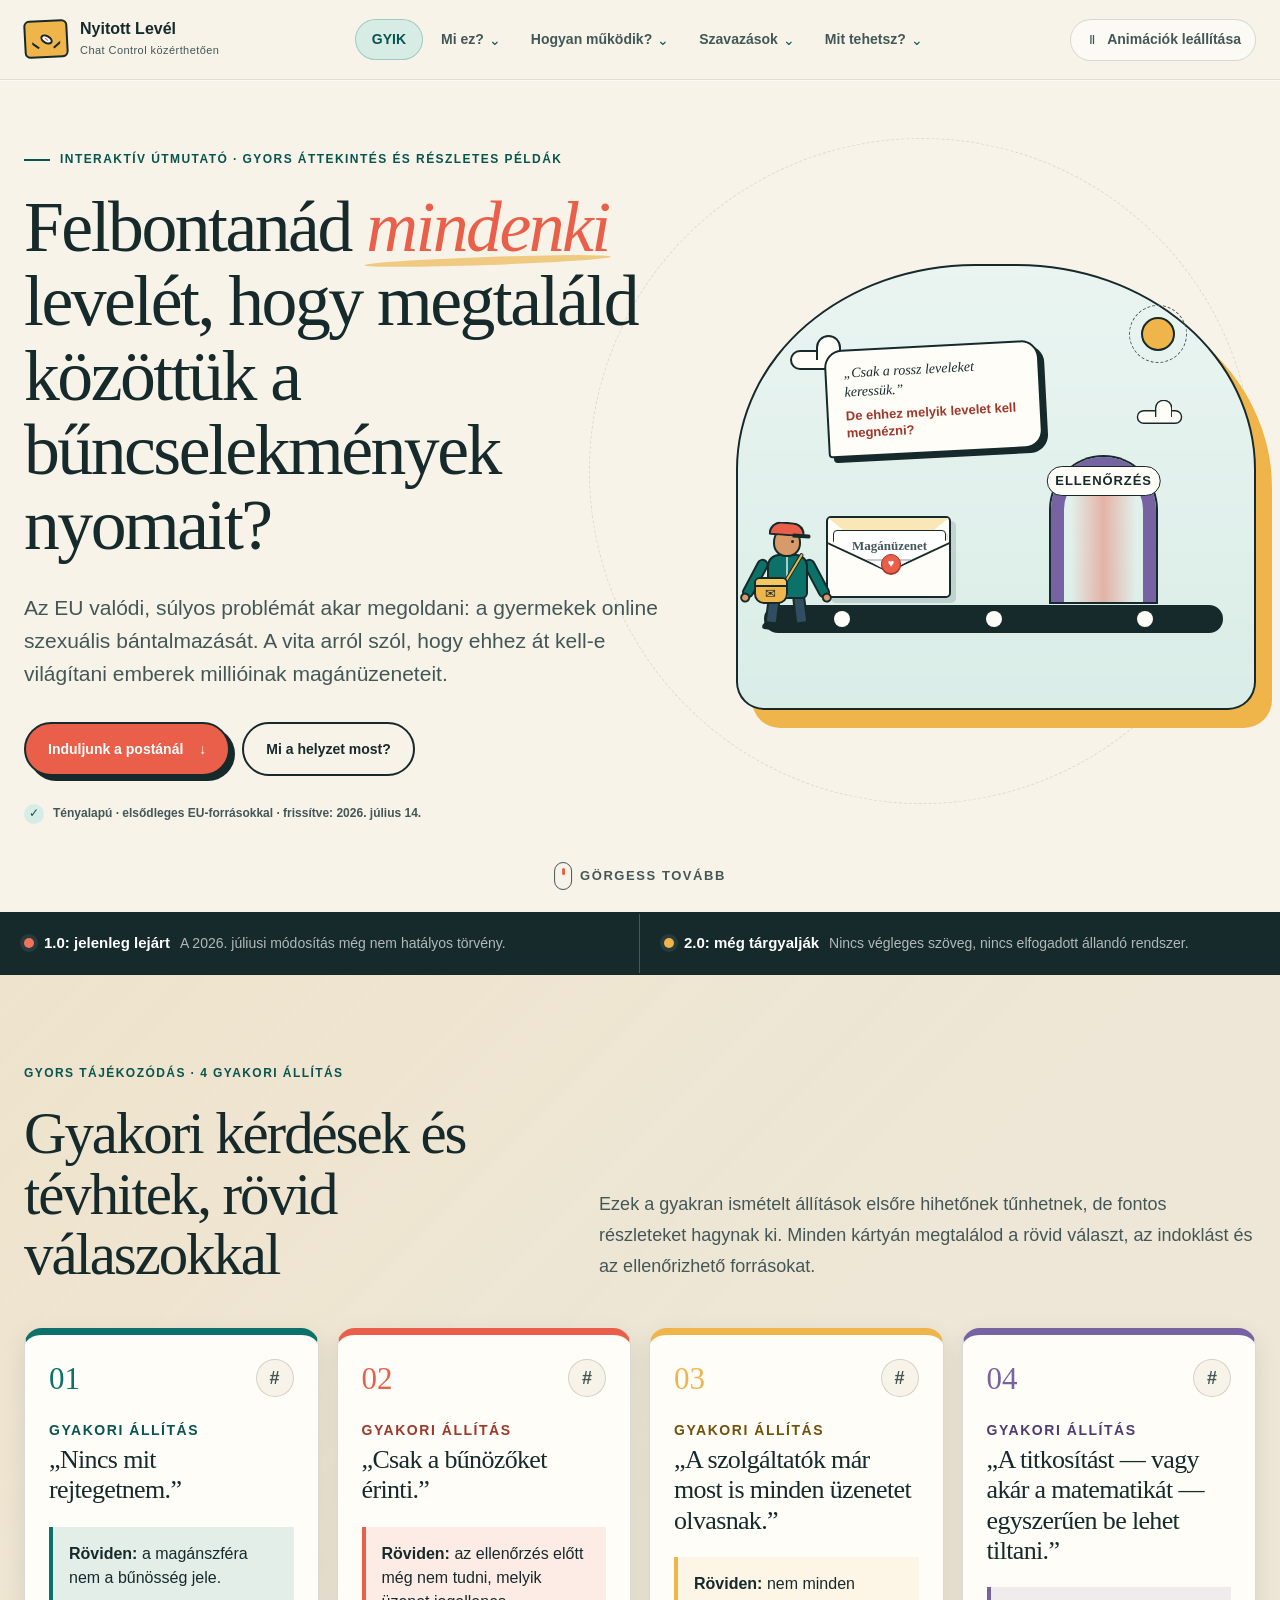
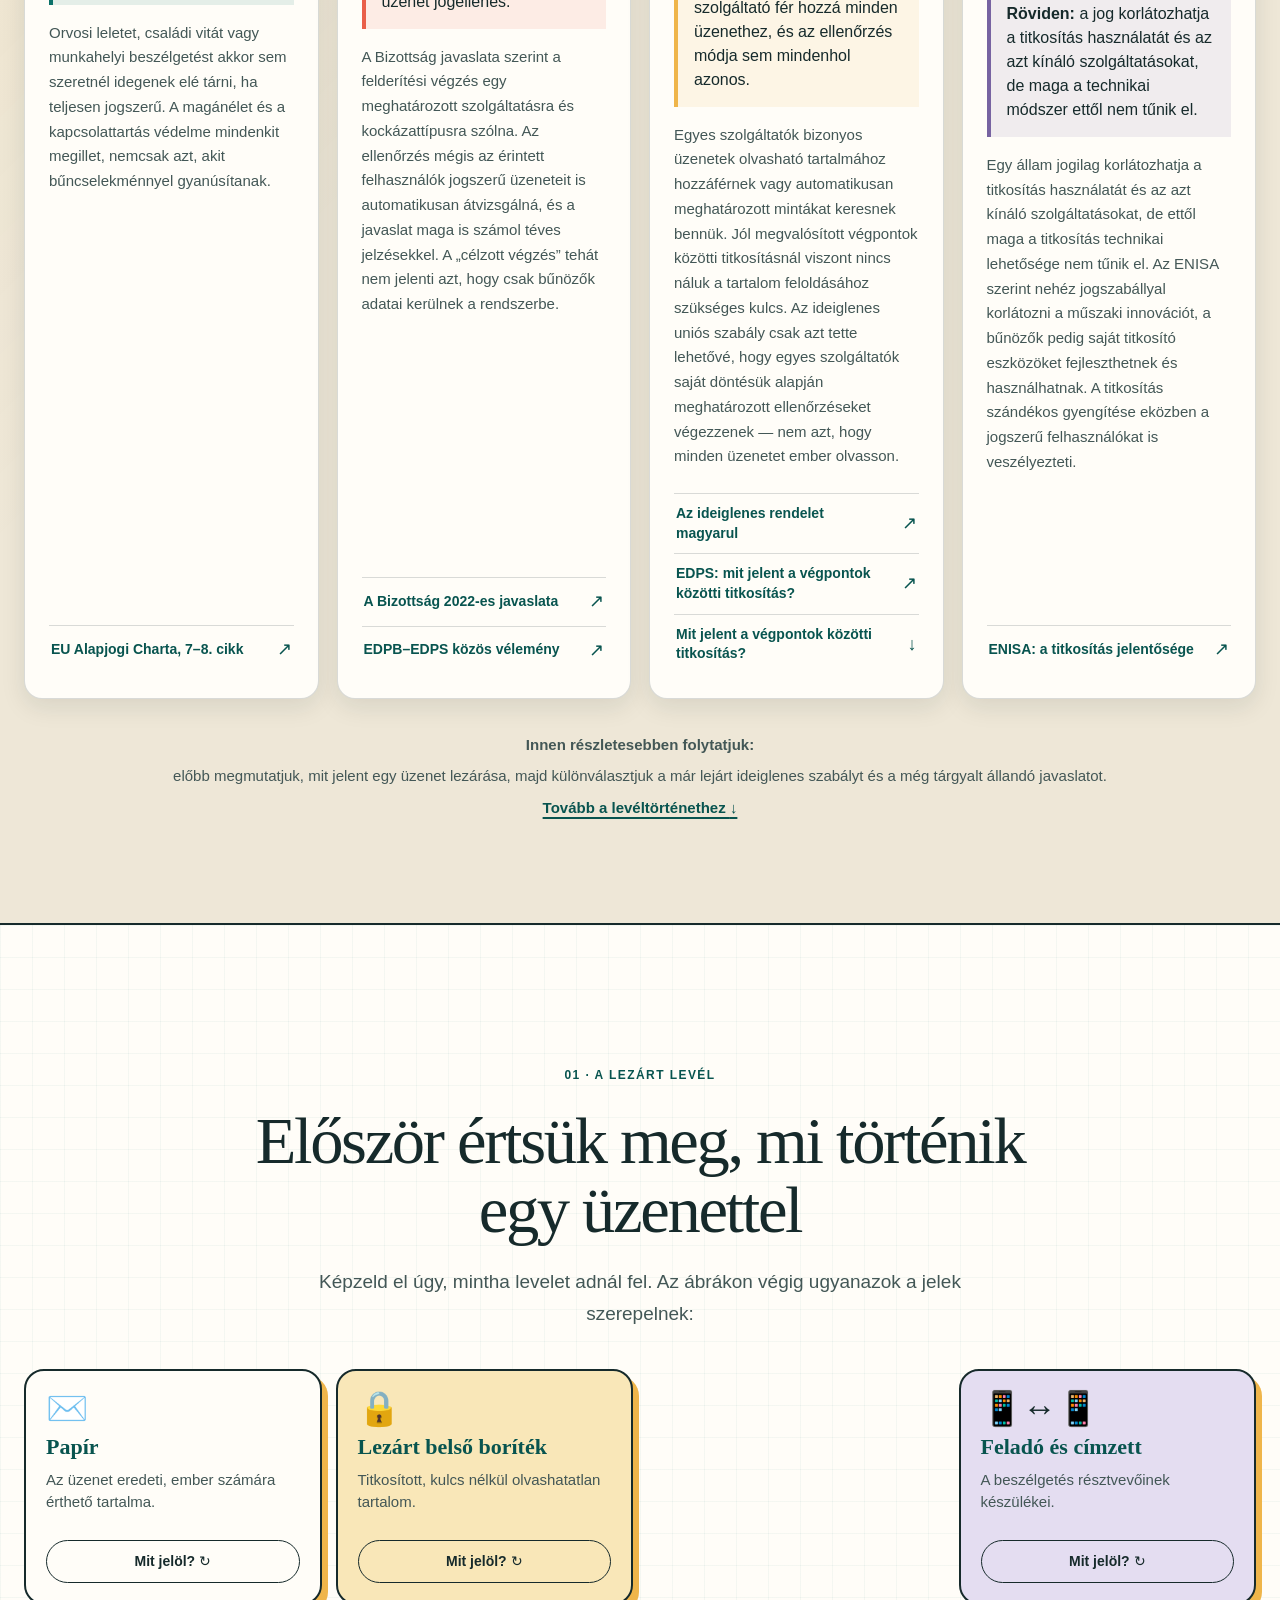
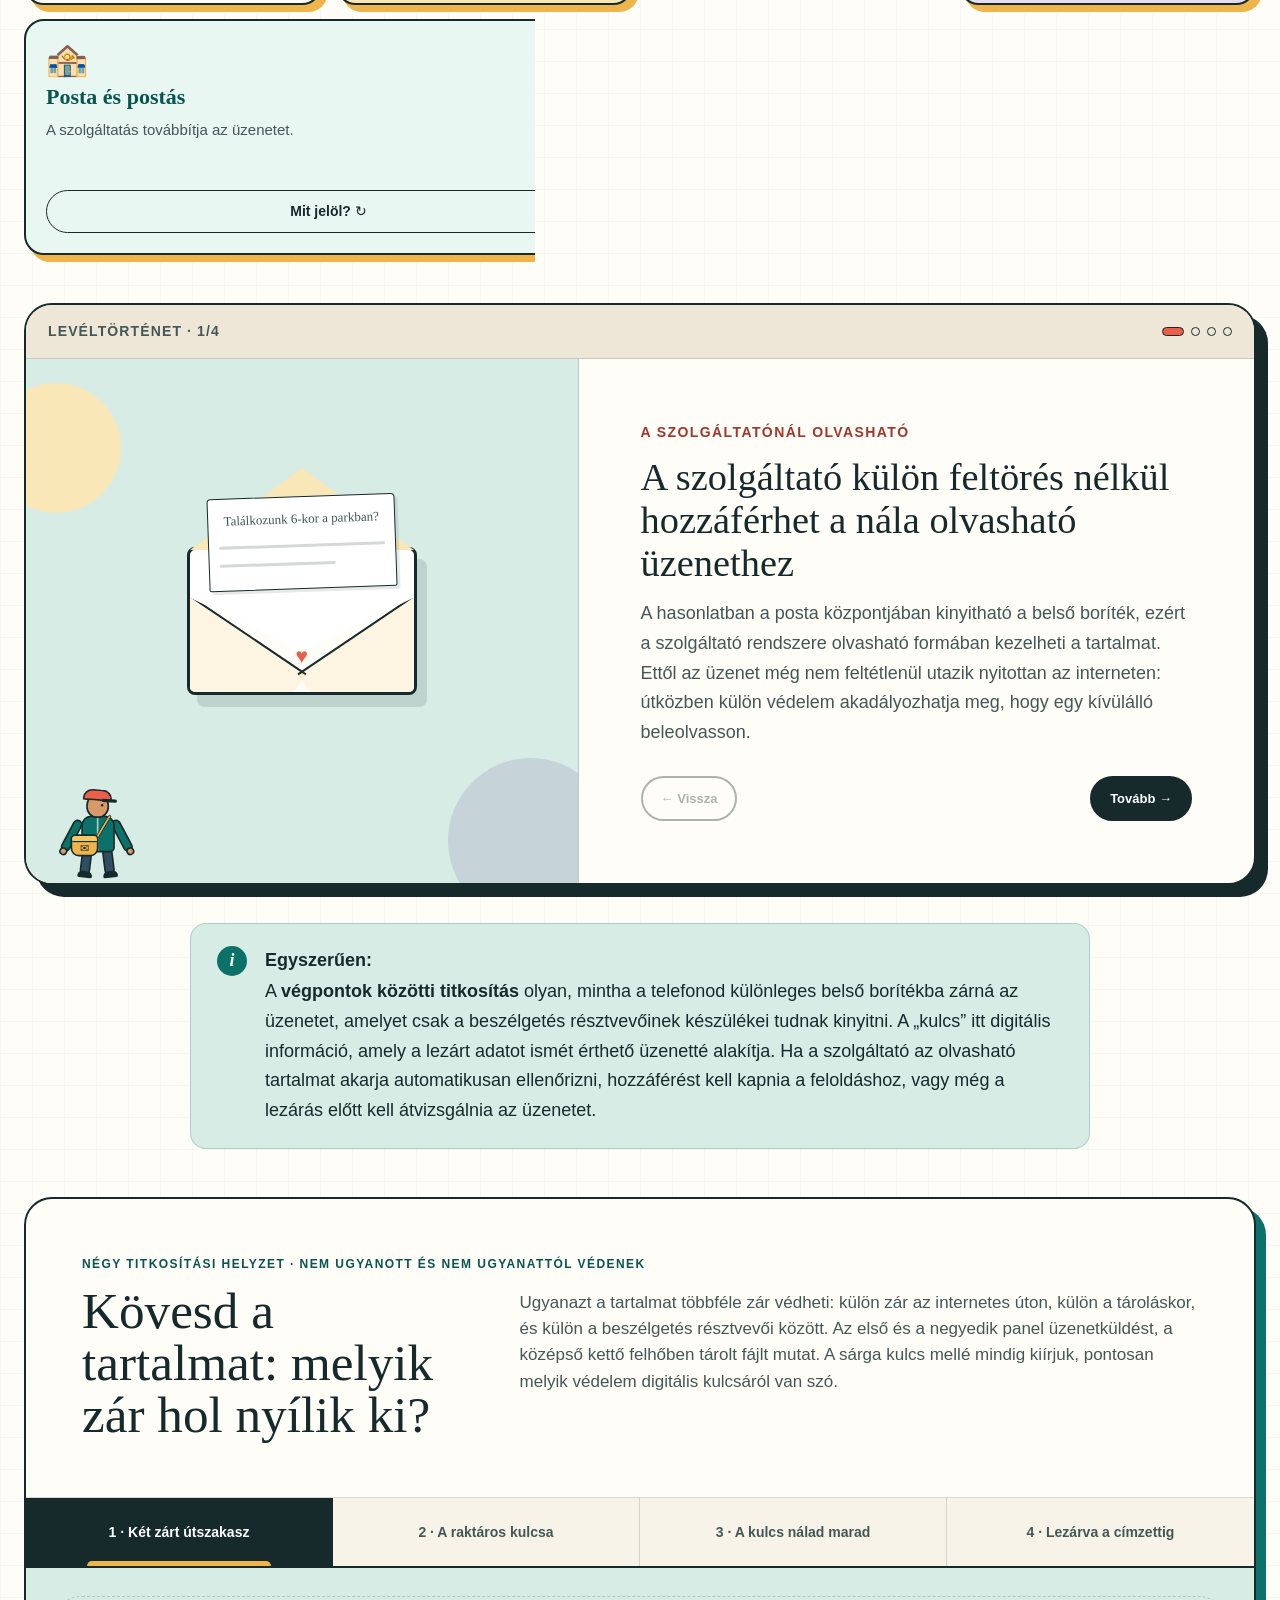
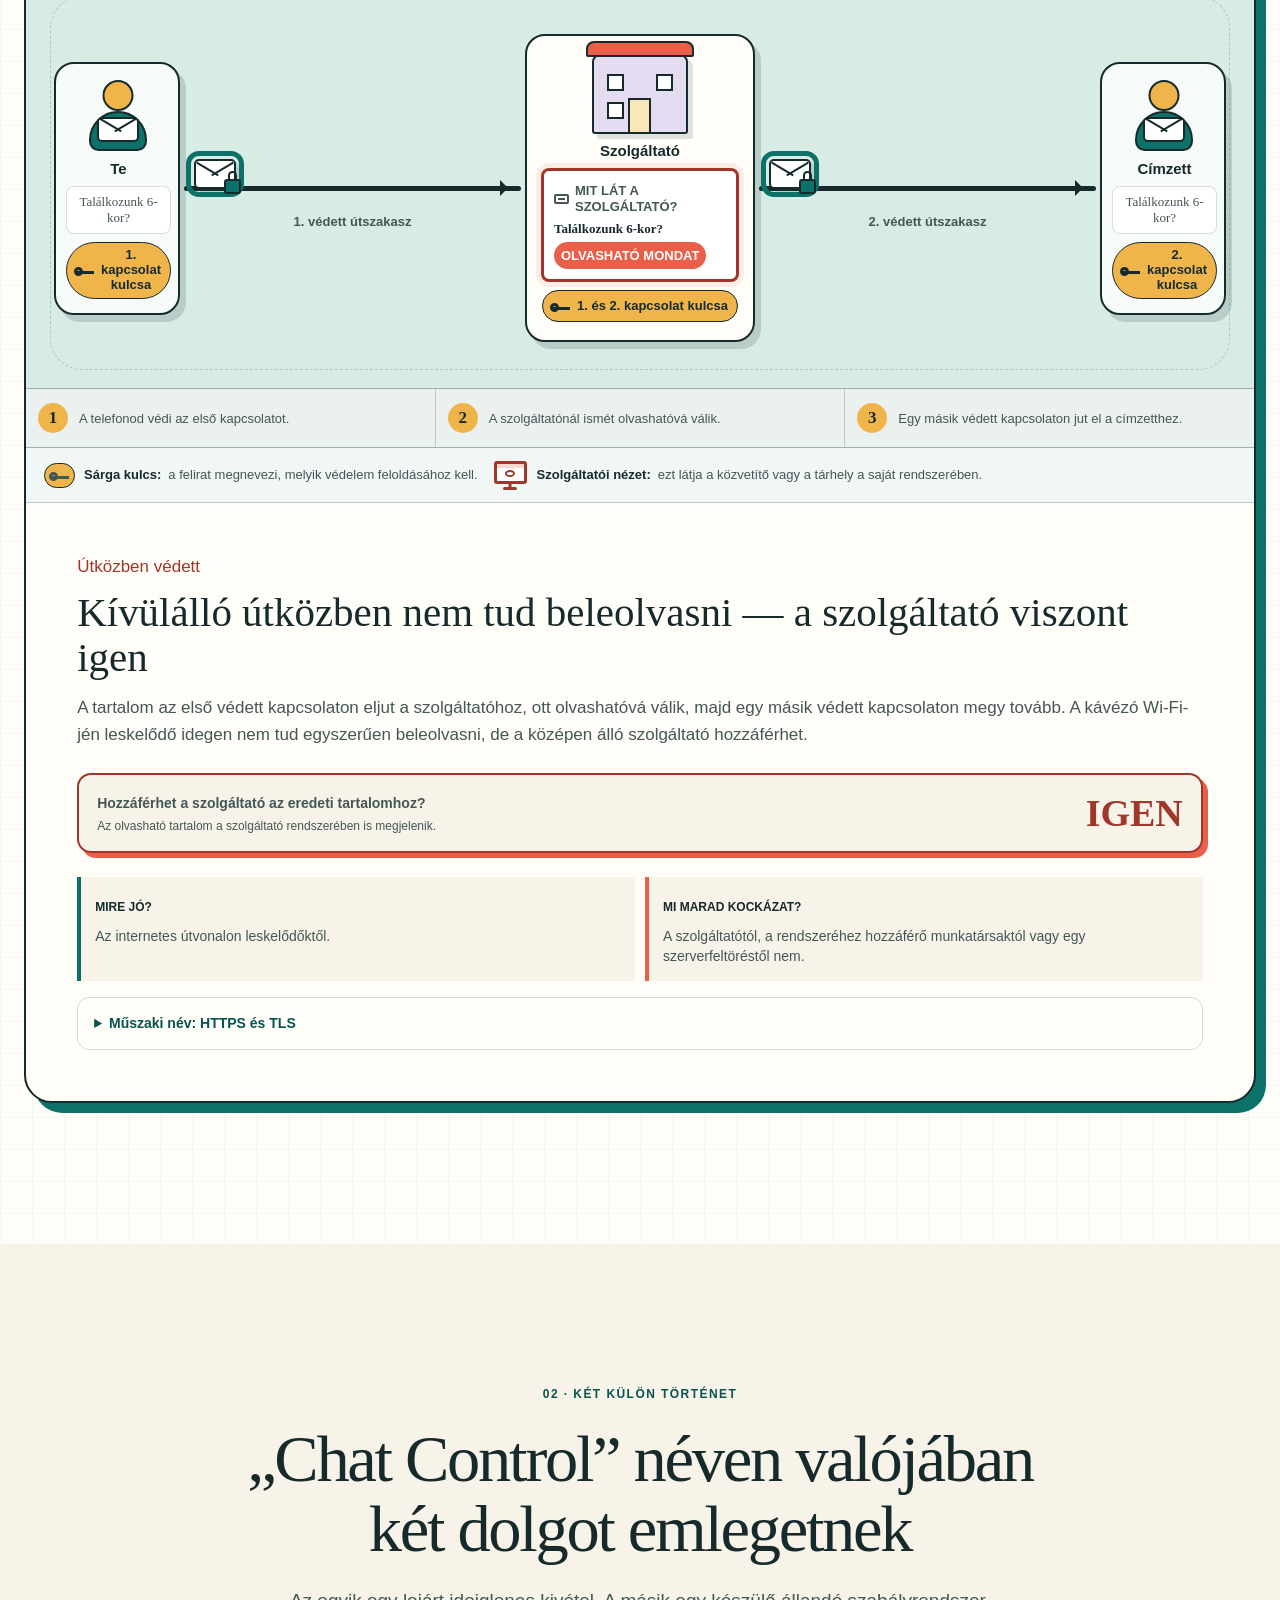
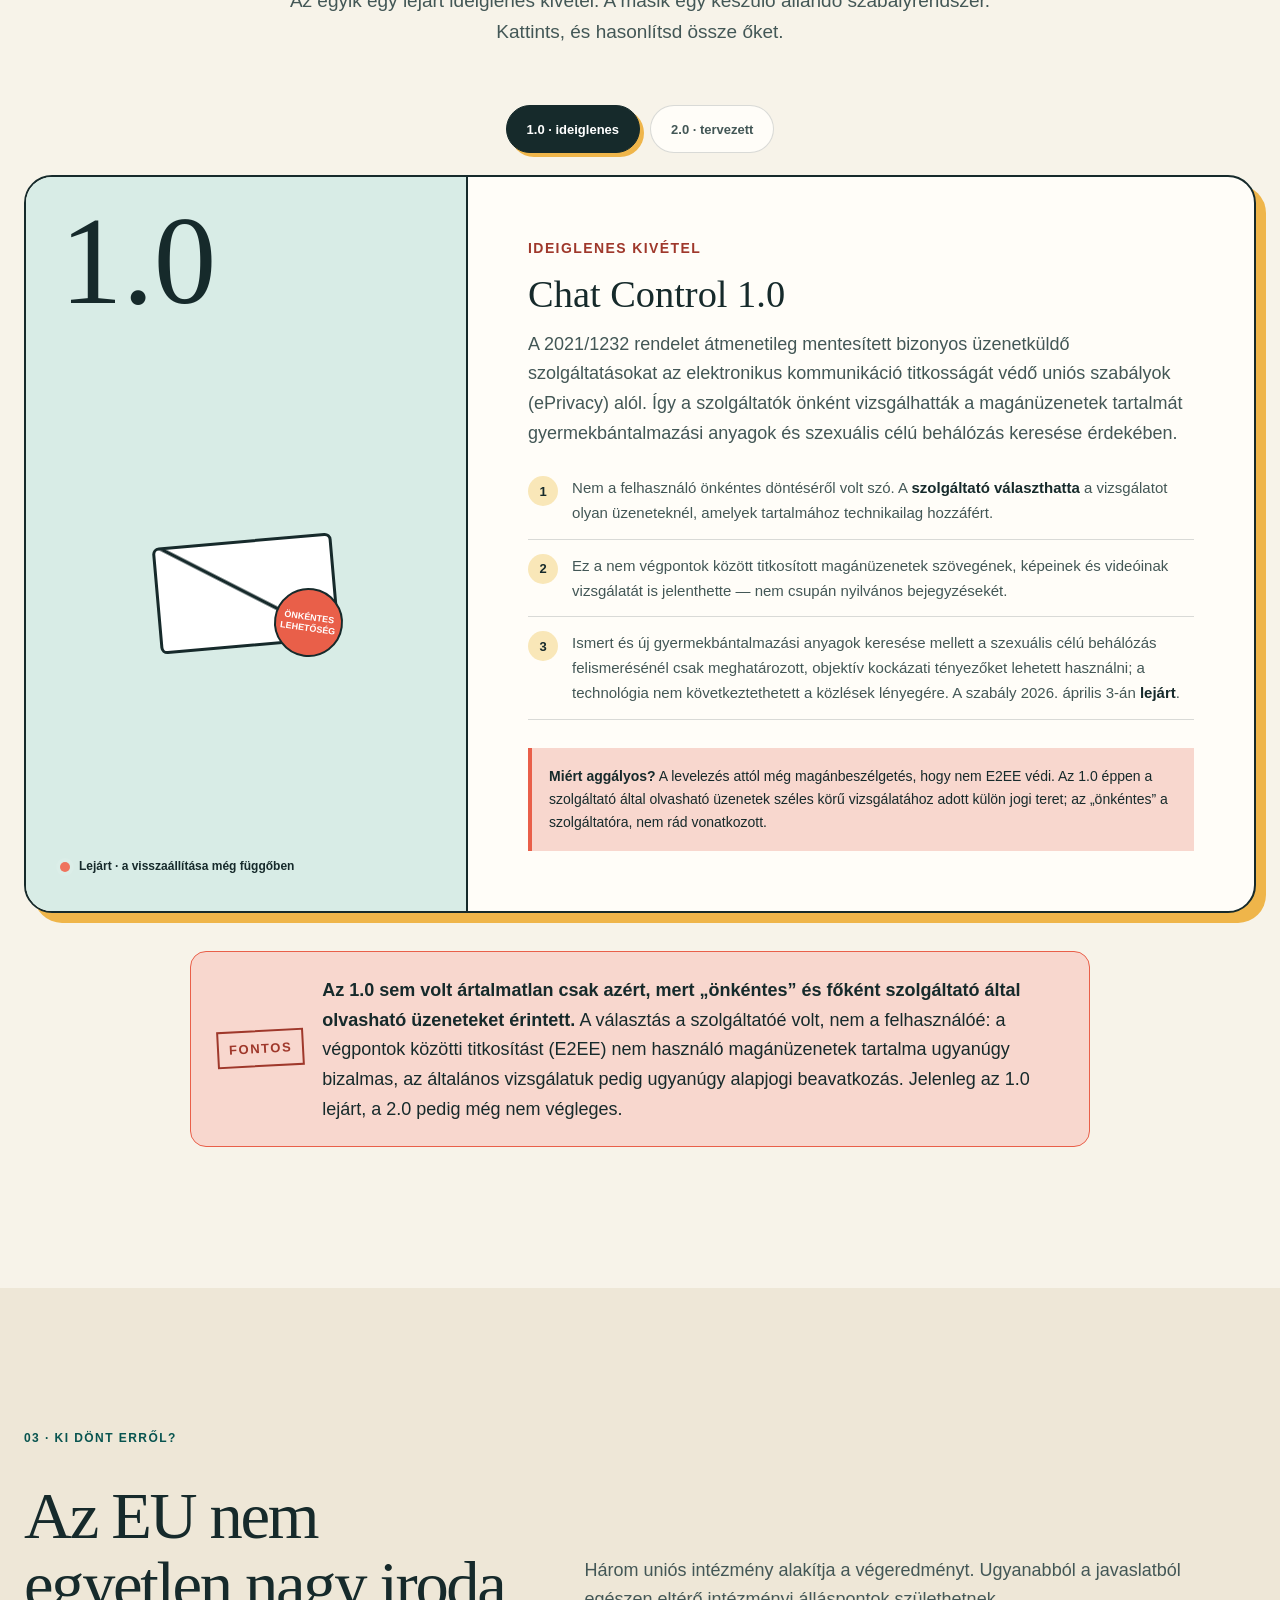
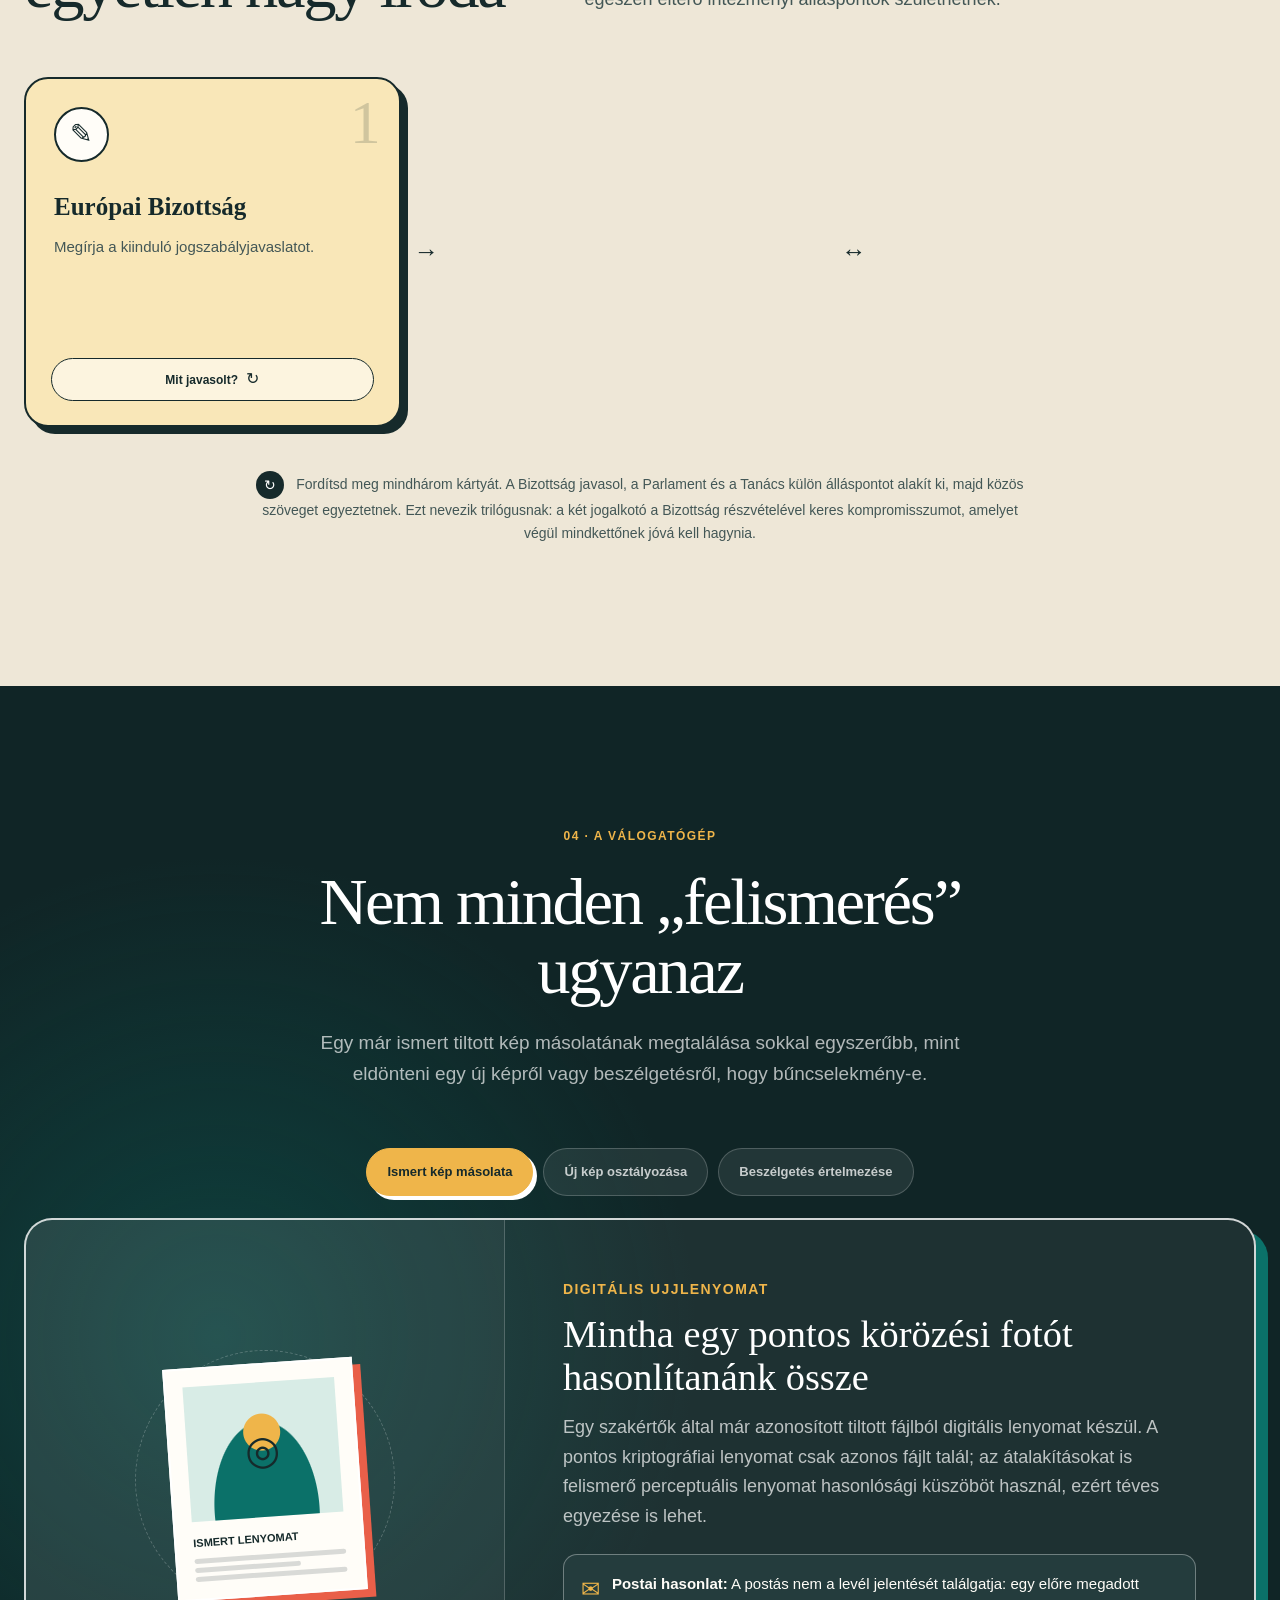
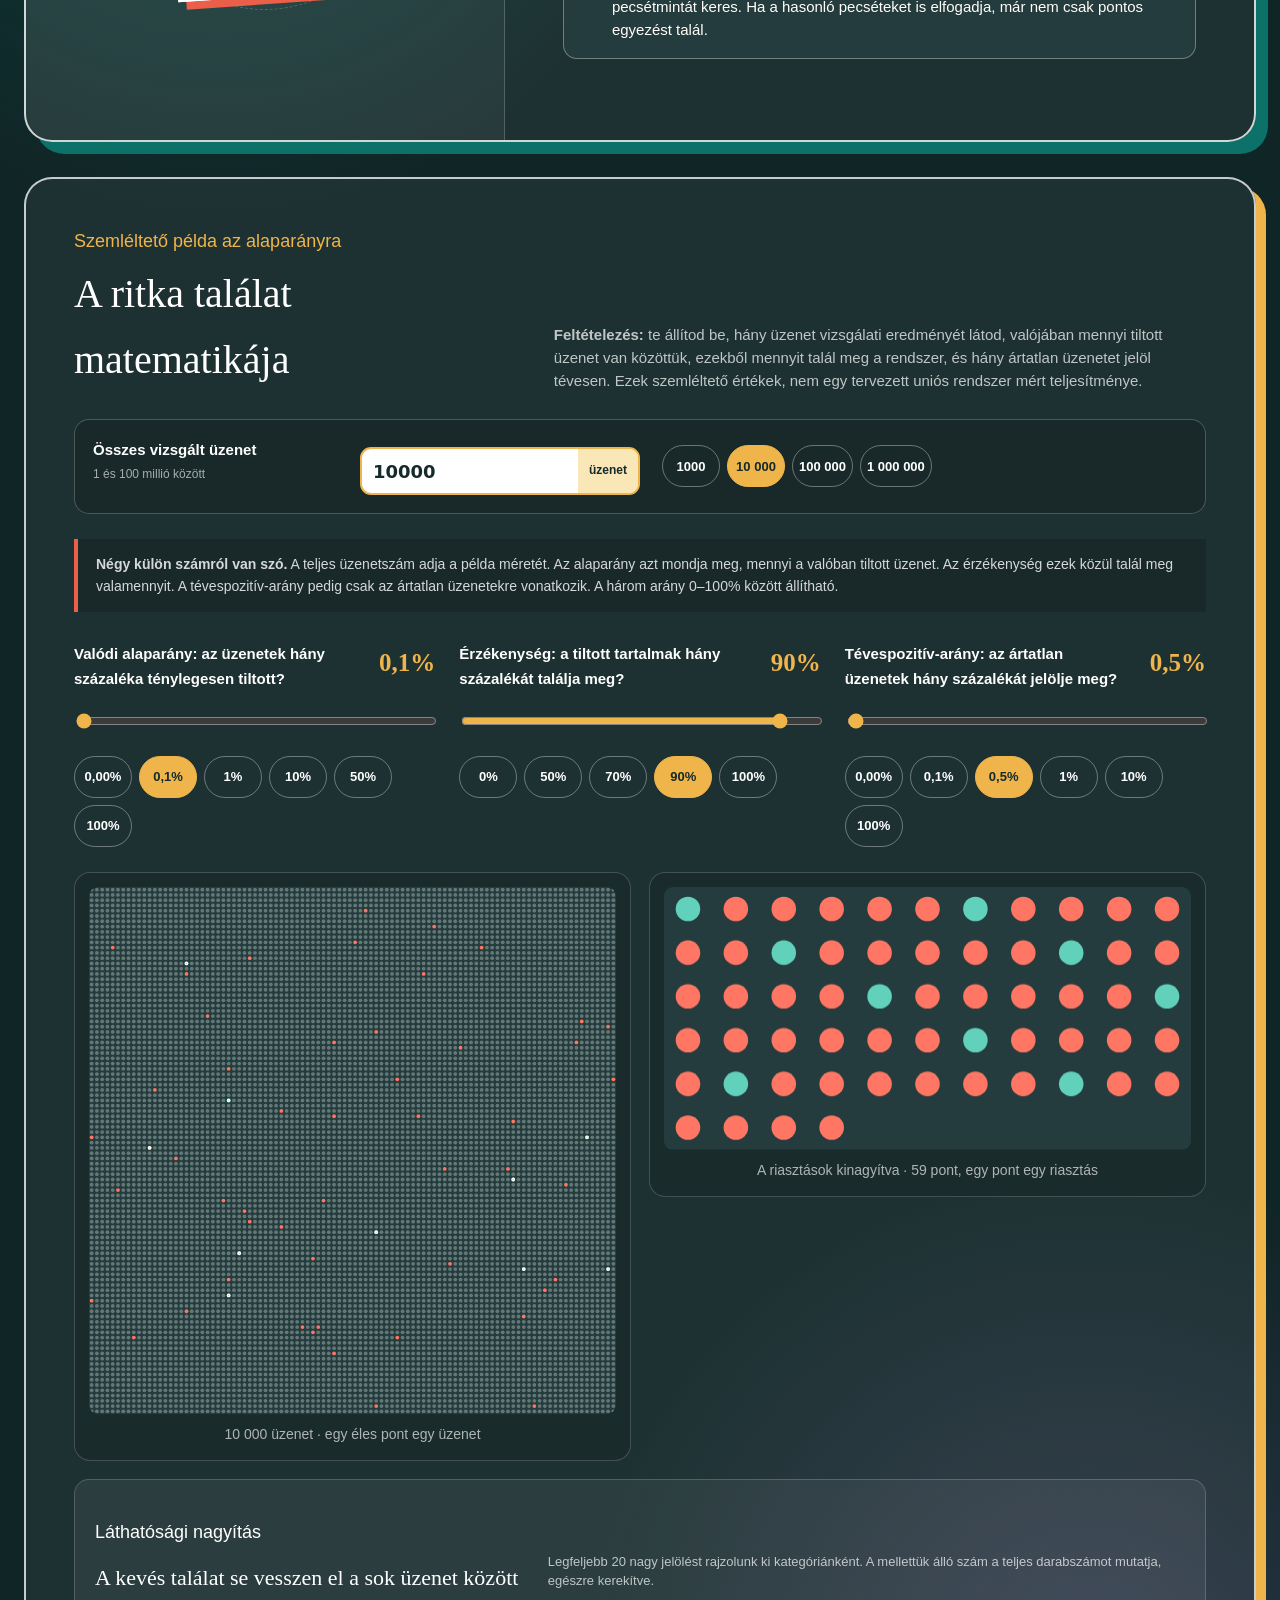
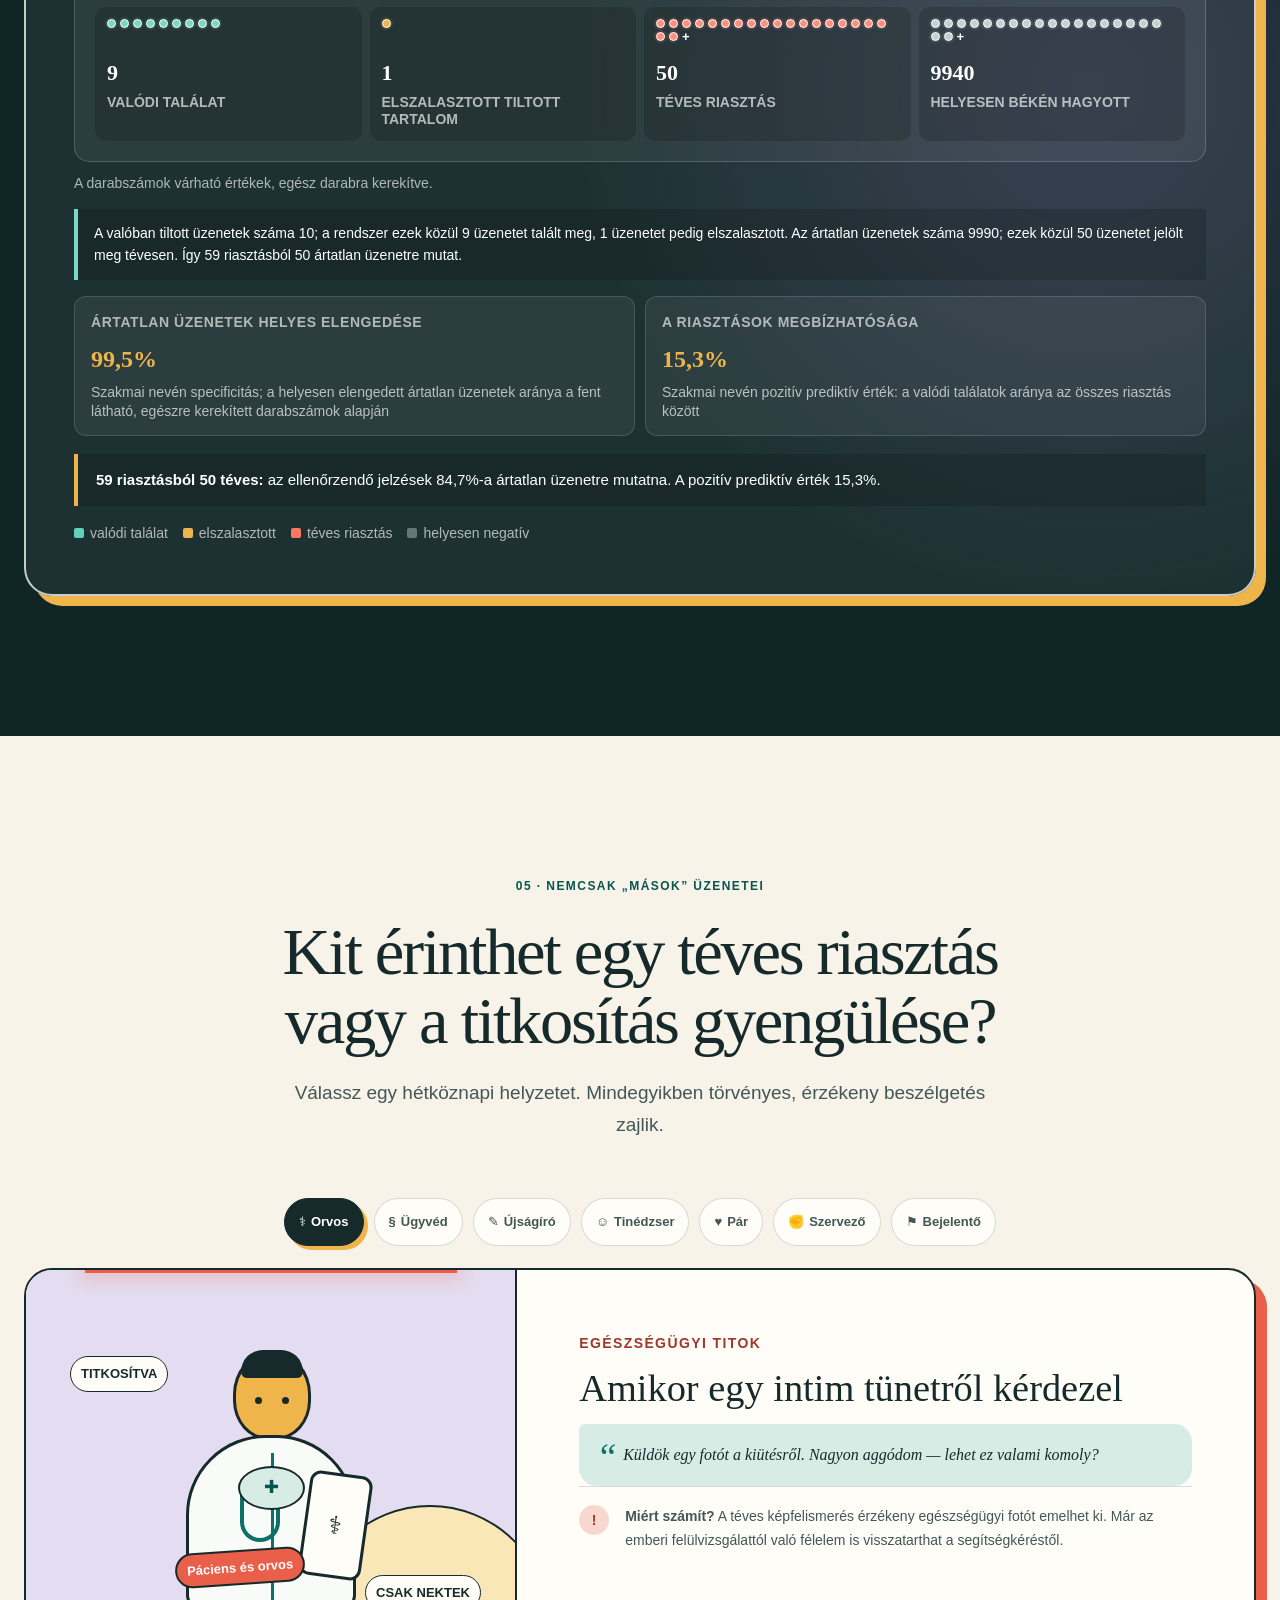
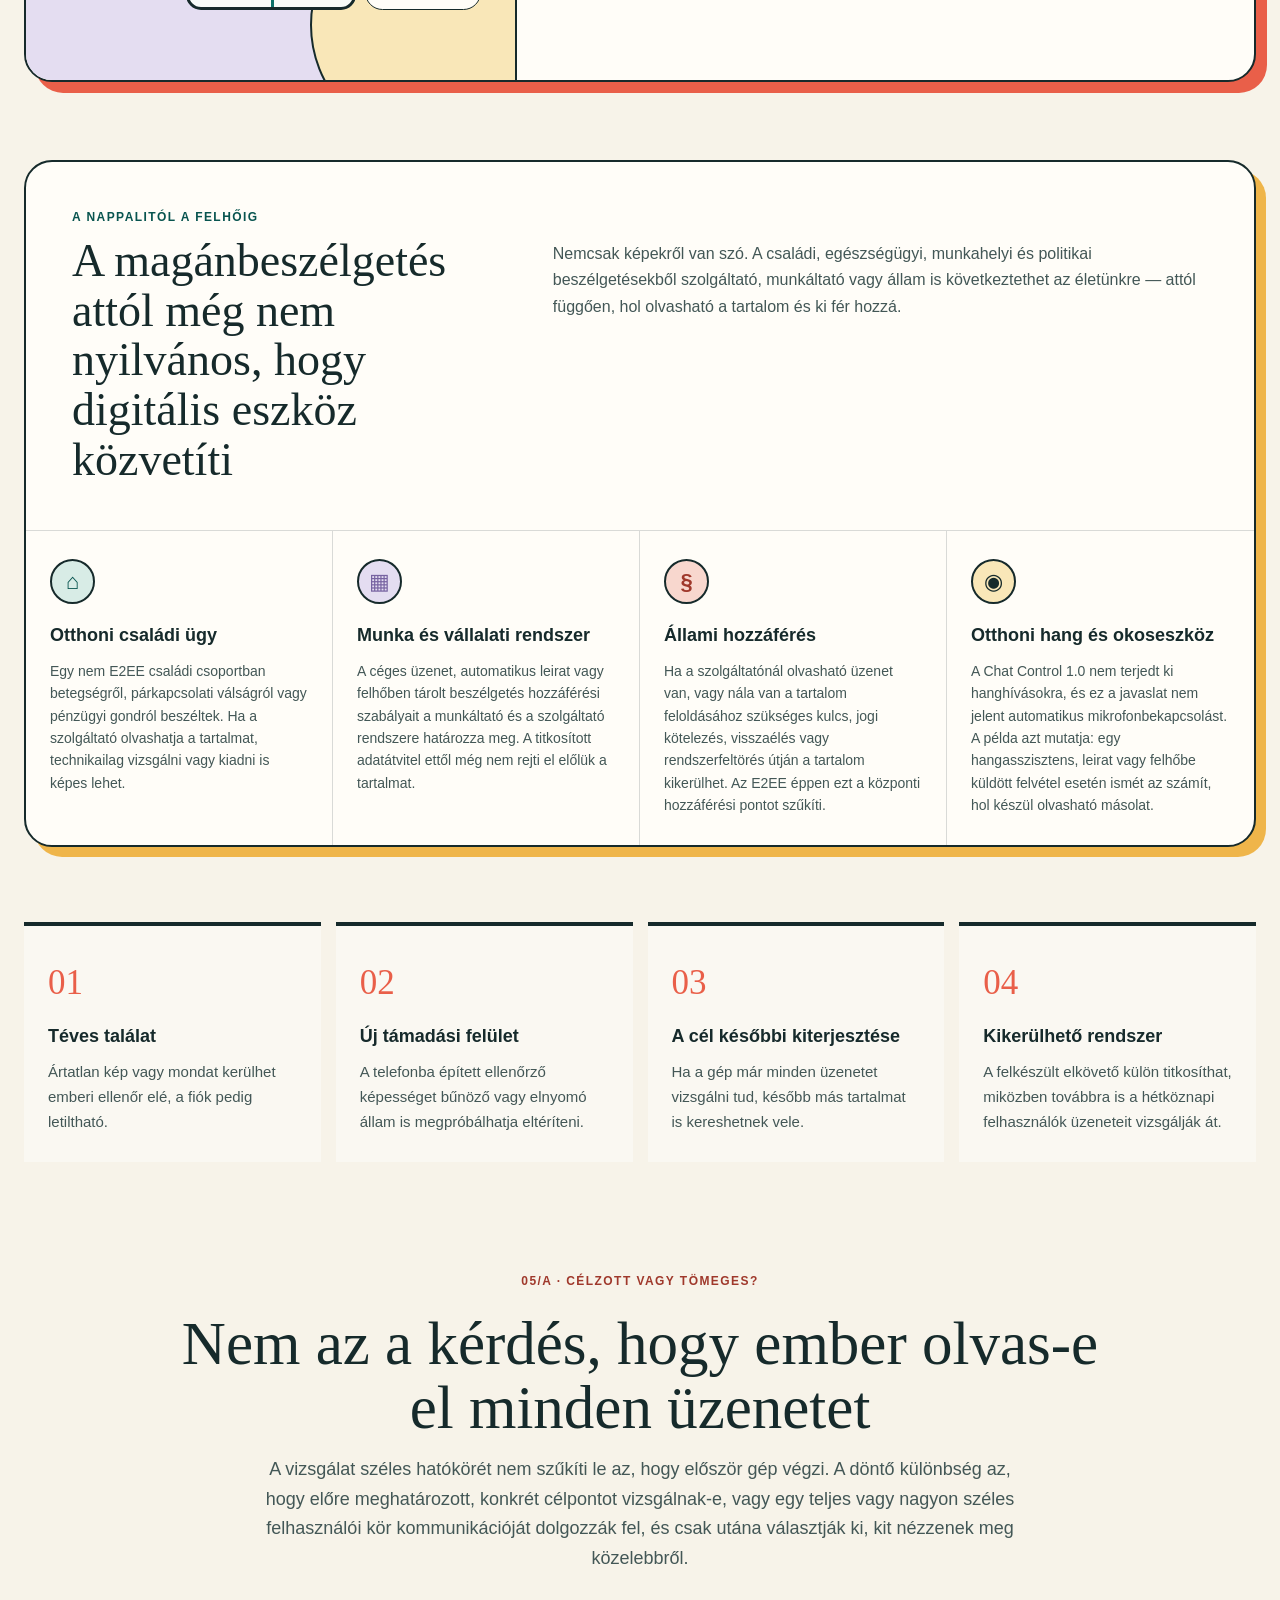
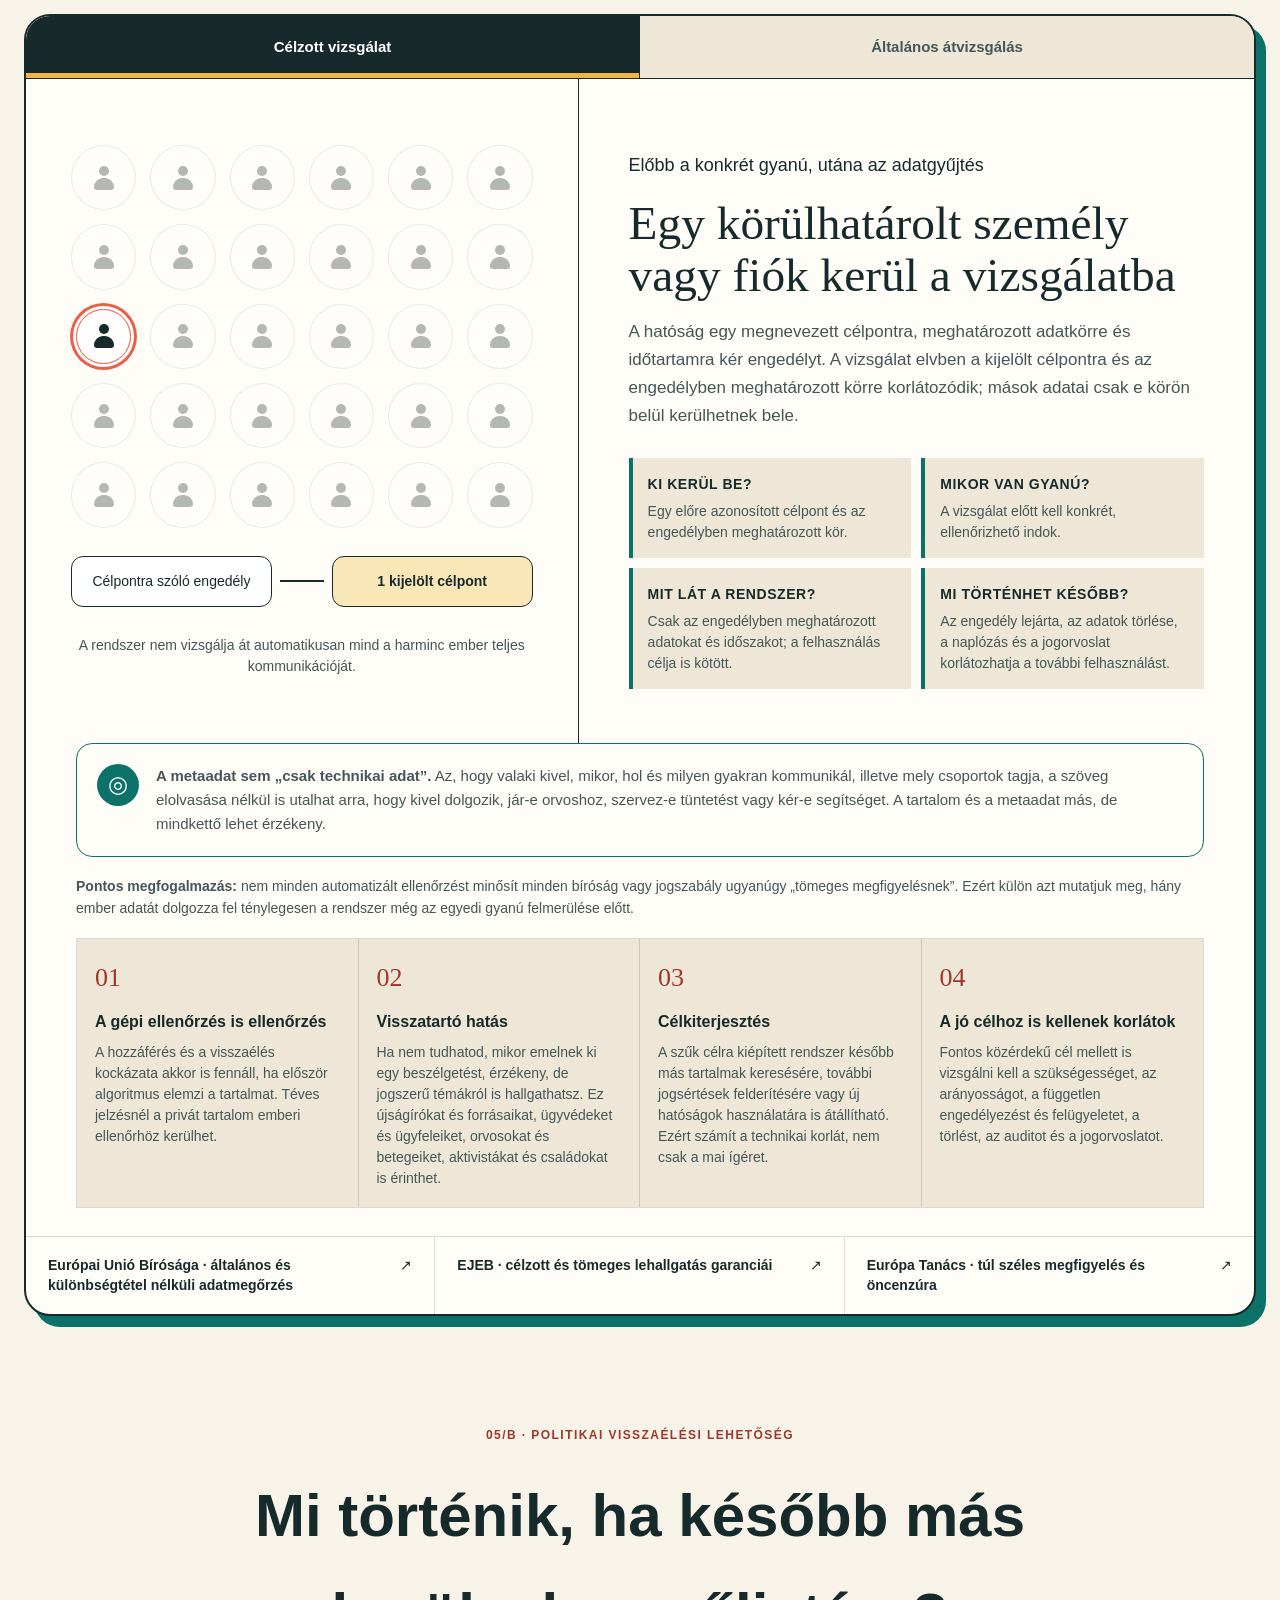
<file: index.html>
<!doctype html>
<html lang="hu">
  <head>
    <meta charset="utf-8" />
    <meta name="viewport" content="width=device-width, initial-scale=1" />
    <meta name="referrer" content="no-referrer" />
    <meta
      http-equiv="Content-Security-Policy"
      content="default-src 'self'; script-src 'self'; style-src 'self' 'unsafe-inline'; img-src 'self'; font-src 'none'; connect-src 'none'; media-src 'none'; object-src 'none'; base-uri 'none'; form-action 'none'; frame-src 'none'; worker-src 'none'; manifest-src 'none'"
    />
    <meta
      name="description"
      content="Közérthető, interaktív magyar útmutató az EU Chat Control 1.0 és 2.0 javaslatairól, a szavazásokról, a titkosításról és az alapjogi kockázatokról."
    />
    <meta name="theme-color" content="#f7f3e9" />
    <meta property="og:title" content="Felbontanád mindenki levelét? — Chat Control közérthetően" />
    <meta
      property="og:description"
      content="Interaktív történet arról, mit akar megoldani az EU, és milyen kockázatokkal járhat a választott eszköz."
    />
    <meta property="og:url" content="https://iplayzed.github.io/nyitottlevel.hu/" />
    <title>Felbontanád mindenki levelét? — Chat Control közérthetően</title>
    <link rel="canonical" href="https://iplayzed.github.io/nyitottlevel.hu/" />
    <link rel="icon" href="favicon.svg" type="image/svg+xml" />
    <link rel="stylesheet" href="styles.css" />
    <script src="vote-data.js" defer></script>
    <script src="quiz-data.js" defer></script>
    <script src="app.js" defer></script>
  </head>
  <body>
    <a class="skip-link" href="#tartalom">Ugrás a tartalomhoz</a>

    <div class="reading-progress" aria-hidden="true">
      <span id="readingProgress"></span>
    </div>

    <header class="site-header" id="top">
      <a class="brand" href="#top" aria-label="Vissza az oldal tetejére">
        <span class="brand-mark" aria-hidden="true">
          <span class="brand-envelope"></span>
          <span class="brand-eye"></span>
        </span>
        <span>
          <strong>Nyitott Levél</strong>
          <small>Chat Control közérthetően</small>
        </span>
      </a>

      <nav class="desktop-nav" aria-label="Fő navigáció">
        <a class="nav-direct" href="#gyakori-tevhitek">GYIK</a>
        <div class="nav-group">
          <a href="#mi-ez">Mi ez?<span class="nav-chevron" aria-hidden="true">⌄</span></a>
          <div class="nav-submenu" aria-label="Mi ez? alcímek">
            <a href="#posta">Levéltörténet</a>
            <a href="#mi-ez">Az 1.0 és a 2.0</a>
            <a href="#intezmenyek">Ki dönt erről?</a>
          </div>
        </div>
        <div class="nav-group">
          <a href="#hogyan-mukodik">Hogyan működik?<span class="nav-chevron" aria-hidden="true">⌄</span></a>
          <div class="nav-submenu" aria-label="Hogyan működik? alcímek">
            <a href="#hogyan-mukodik">Felismerési módok</a>
            <a href="#kockazatok">Kinek árthat?</a>
            <a href="#tomeges-megfigyeles">Tömeges megfigyelés</a>
            <a href="#visszaeles">Visszaélési lehetőségek</a>
          </div>
        </div>
        <div class="nav-group">
          <a href="#szavazas">Szavazások<span class="nav-chevron" aria-hidden="true">⌄</span></a>
          <div class="nav-submenu" aria-label="Szavazások alcímek">
            <a href="#szavazas">Időrend és szavazatok</a>
            <a href="#merleg">Az érvek mérlege</a>
          </div>
        </div>
        <div class="nav-group">
          <a href="#mit-tehetsz">Mit tehetsz?<span class="nav-chevron" aria-hidden="true">⌄</span></a>
          <div class="nav-submenu nav-submenu--right" aria-label="Mit tehetsz? alcímek">
            <a href="#mit-tehetsz">Cselekvési lehetőségek</a>
            <a href="#kapcsolodas">Szervezetek és közösségek</a>
            <a href="#forrasok">Források</a>
          </div>
        </div>
      </nav>

      <div class="header-actions">
        <button class="quiet-button" id="motionToggle" type="button" aria-pressed="false">
          <span class="motion-icon" aria-hidden="true">Ⅱ</span>
          <span class="button-label">Animációk leállítása</span>
        </button>
        <button class="menu-button" id="menuButton" type="button" aria-expanded="false" aria-controls="mobileNav">
          <span></span><span></span><span></span>
          <span class="sr-only">Menü megnyitása</span>
        </button>
      </div>
    </header>

    <nav class="mobile-nav" id="mobileNav" aria-label="Mobil navigáció" hidden>
      <a class="mobile-nav__shortcut" href="#gyakori-tevhitek"><strong>GYIK</strong><span>Kérdések és tévhitek, röviden</span></a>
      <div class="mobile-nav__group">
        <a class="mobile-nav__parent" href="#mi-ez">Mi ez?</a>
        <a href="#posta">Levéltörténet</a><a href="#mi-ez">Az 1.0 és a 2.0</a><a href="#intezmenyek">Ki dönt erről?</a>
      </div>
      <div class="mobile-nav__group">
        <a class="mobile-nav__parent" href="#hogyan-mukodik">Hogyan működik?</a>
        <a href="#hogyan-mukodik">Felismerési módok</a><a href="#kockazatok">Kinek árthat?</a><a href="#tomeges-megfigyeles">Tömeges megfigyelés</a><a href="#visszaeles">Visszaélési lehetőségek</a>
      </div>
      <div class="mobile-nav__group">
        <a class="mobile-nav__parent" href="#szavazas">Szavazások</a>
        <a href="#szavazas">Időrend és szavazatok</a><a href="#merleg">Az érvek mérlege</a>
      </div>
      <div class="mobile-nav__group">
        <a class="mobile-nav__parent" href="#mit-tehetsz">Mit tehetsz?</a>
        <a href="#mit-tehetsz">Cselekvési lehetőségek</a><a href="#kapcsolodas">Szervezetek és közösségek</a><a href="#forrasok">Források</a>
      </div>
    </nav>

    <main id="tartalom">
      <section class="hero story-section" data-chapter="0" aria-labelledby="hero-title">
        <div class="hero-copy reveal">
          <p class="eyebrow"><span></span> Interaktív útmutató · gyors áttekintés és részletes példák</p>
          <h1 id="hero-title">Felbontanád <em>mindenki</em> levelét, hogy megtaláld közöttük a bűncselekmények nyomait?</h1>
          <p class="hero-lead">
            Az EU valódi, súlyos problémát akar megoldani: a gyermekek online szexuális bántalmazását.
            A vita arról szól, hogy ehhez át kell-e világítani emberek millióinak magánüzeneteit.
          </p>
          <div class="hero-actions">
            <a class="primary-button" href="#posta">
              Induljunk a postánál
              <span aria-hidden="true">↓</span>
            </a>
            <button class="secondary-button" type="button" data-open-status>
              Mi a helyzet most?
            </button>
          </div>
          <p class="trust-note">
            <span aria-hidden="true">✓</span>
            Tényalapú · elsődleges EU-forrásokkal · frissítve: 2026. július 14.
          </p>
        </div>

        <div class="hero-visual reveal" aria-label="Animált illusztráció egy lezárt levélről és egy átvilágító kapuról">
          <div class="post-office" aria-hidden="true">
            <div class="sun-orbit"><span></span></div>
            <div class="cloud cloud-one"></div>
            <div class="cloud cloud-two"></div>
            <div class="scanner-gate">
              <span class="scanner-light"></span>
              <span class="scanner-label">ELLENŐRZÉS</span>
            </div>
            <div class="moving-letter">
              <span class="letter-sheet"><b>Magánüzenet</b><i></i><i></i></span>
              <span class="letter-flap"></span>
              <span class="letter-pocket"></span>
              <span class="letter-heart">♥</span>
            </div>
            <div class="postman hero-postman" aria-hidden="true">
              <span class="postman-head"></span><span class="postman-cap"></span><span class="postman-body"></span>
              <span class="postman-strap"></span>
              <span class="postman-arm postman-arm--front"><i class="postman-hand"></i></span><span class="postman-arm postman-arm--back"><i class="postman-hand"></i></span>
              <span class="postman-leg postman-leg--front"></span><span class="postman-leg postman-leg--back"></span>
              <span class="postman-bag postman-satchel"></span>
            </div>
            <div class="belt"><span></span><span></span><span></span></div>
            <div class="speech-cloud">
              „Csak a rossz leveleket keressük.”
              <small>De ehhez melyik levelet kell megnézni?</small>
            </div>
          </div>
        </div>

        <div class="scroll-cue" aria-hidden="true"><span></span> Görgess tovább</div>
      </section>

      <section class="status-strip" aria-label="Jelenlegi jogi helyzet">
        <div>
          <span class="status-dot status-dot--off"></span>
          <strong>1.0: jelenleg lejárt</strong>
          <span>A 2026. júliusi módosítás még nem hatályos törvény.</span>
        </div>
        <div>
          <span class="status-dot status-dot--pending"></span>
          <strong>2.0: még tárgyalják</strong>
          <span>Nincs végleges szöveg, nincs elfogadott állandó rendszer.</span>
        </div>
      </section>

      <section class="misconceptions-section story-section" id="gyakori-tevhitek" aria-labelledby="misconceptions-title">
        <div class="misconceptions-heading reveal">
          <div>
            <p class="chapter-number">Gyors tájékozódás · 4 gyakori állítás</p>
            <h2 id="misconceptions-title">Gyakori kérdések és tévhitek, rövid válaszokkal</h2>
          </div>
          <p>
            Ezek a gyakran ismételt állítások elsőre hihetőnek tűnhetnek, de fontos részleteket hagynak ki.
            Minden kártyán megtalálod a rövid választ, az indoklást és az ellenőrizhető forrásokat.
          </p>
        </div>

        <div class="misconception-grid">
          <article class="misconception-card misconception-card--privacy reveal" id="nincs-mit-rejtegetnem">
            <header>
              <span class="misconception-number" aria-hidden="true">01</span>
              <a class="section-anchor" href="#nincs-mit-rejtegetnem" aria-label="A Nincs mit rejtegetnem állítás közvetlen hivatkozása">#</a>
            </header>
            <p class="misconception-label">Gyakori állítás</p>
            <h3>„Nincs mit rejtegetnem.”</h3>
            <p class="misconception-answer"><strong>Röviden:</strong> a magánszféra nem a bűnösség jele.</p>
            <p>
              Orvosi leletet, családi vitát vagy munkahelyi beszélgetést akkor sem szeretnél idegenek elé tárni,
              ha teljesen jogszerű. A magánélet és a kapcsolattartás védelme mindenkit megillet, nemcsak azt, akit
              bűncselekménnyel gyanúsítanak.
            </p>
            <div class="misconception-sources">
              <a href="https://eur-lex.europa.eu/legal-content/HU/TXT/?uri=CELEX:12016P/TXT" target="_blank" rel="noopener noreferrer">EU Alapjogi Charta, 7–8. cikk <span aria-hidden="true">↗</span></a>
            </div>
          </article>

          <article class="misconception-card misconception-card--scope reveal" id="csak-bunozoket-erint">
            <header>
              <span class="misconception-number" aria-hidden="true">02</span>
              <a class="section-anchor" href="#csak-bunozoket-erint" aria-label="A Csak a bűnözőket érinti állítás közvetlen hivatkozása">#</a>
            </header>
            <p class="misconception-label">Gyakori állítás</p>
            <h3>„Csak a bűnözőket érinti.”</h3>
            <p class="misconception-answer"><strong>Röviden:</strong> az ellenőrzés előtt még nem tudni, melyik üzenet jogellenes.</p>
            <p>
              A Bizottság javaslata szerint a felderítési végzés egy meghatározott szolgáltatásra és
              kockázattípusra szólna. Az ellenőrzés mégis az érintett felhasználók jogszerű üzeneteit is
              automatikusan átvizsgálná, és a javaslat maga is számol téves jelzésekkel. A „célzott végzés” tehát
              nem jelenti azt, hogy csak bűnözők adatai kerülnek a rendszerbe.
            </p>
            <div class="misconception-sources">
              <a href="https://eur-lex.europa.eu/legal-content/HU/TXT/?uri=CELEX:52022PC0209" target="_blank" rel="noopener noreferrer">A Bizottság 2022-es javaslata <span aria-hidden="true">↗</span></a>
              <a href="https://www.edpb.europa.eu/documents/legislative-opinion/edpb-edps-joint-opinion-042022-on-the-proposal-for-a-regulation-of_en" target="_blank" rel="noopener noreferrer">EDPB–EDPS közös vélemény <span aria-hidden="true">↗</span></a>
            </div>
          </article>

          <article class="misconception-card misconception-card--provider reveal" id="minden-uzenetet-olvasnak">
            <header>
              <span class="misconception-number" aria-hidden="true">03</span>
              <a class="section-anchor" href="#minden-uzenetet-olvasnak" aria-label="A Szolgáltatók minden üzenetet olvasnak állítás közvetlen hivatkozása">#</a>
            </header>
            <p class="misconception-label">Gyakori állítás</p>
            <h3>„A szolgáltatók már most is minden üzenetet olvasnak.”</h3>
            <p class="misconception-answer"><strong>Röviden:</strong> nem minden szolgáltató fér hozzá minden üzenethez, és az ellenőrzés módja sem mindenhol azonos.</p>
            <p>
              Egyes szolgáltatók bizonyos üzenetek olvasható tartalmához hozzáférnek vagy automatikusan
              meghatározott mintákat keresnek bennük. Jól megvalósított végpontok közötti titkosításnál viszont
              nincs náluk a tartalom feloldásához szükséges kulcs. Az ideiglenes uniós szabály csak azt tette
              lehetővé, hogy egyes szolgáltatók saját döntésük alapján meghatározott ellenőrzéseket végezzenek —
              nem azt, hogy minden üzenetet ember olvasson.
            </p>
            <div class="misconception-sources">
              <a href="https://eur-lex.europa.eu/legal-content/HU/TXT/?uri=CELEX:32021R1232" target="_blank" rel="noopener noreferrer">Az ideiglenes rendelet magyarul <span aria-hidden="true">↗</span></a>
              <a href="https://www.edps.europa.eu/data-protection/our-work/subjects/encryption_en" target="_blank" rel="noopener noreferrer">EDPS: mit jelent a végpontok közötti titkosítás? <span aria-hidden="true">↗</span></a>
              <a href="#posta">Mit jelent a végpontok közötti titkosítás? <span aria-hidden="true">↓</span></a>
            </div>
          </article>

          <article class="misconception-card misconception-card--math reveal" id="titkositas-betiltasa">
            <header>
              <span class="misconception-number" aria-hidden="true">04</span>
              <a class="section-anchor" href="#titkositas-betiltasa" aria-label="A Titkosítás betiltása állítás közvetlen hivatkozása">#</a>
            </header>
            <p class="misconception-label">Gyakori állítás</p>
            <h3>„A titkosítást — vagy akár a matematikát — egyszerűen be lehet tiltani.”</h3>
            <p class="misconception-answer"><strong>Röviden:</strong> a jog korlátozhatja a titkosítás használatát és az azt kínáló szolgáltatásokat, de maga a technikai módszer ettől nem tűnik el.</p>
            <p>
              Egy állam jogilag korlátozhatja a titkosítás használatát és az azt kínáló szolgáltatásokat, de ettől
              maga a titkosítás technikai lehetősége nem tűnik el. Az ENISA szerint nehéz jogszabállyal korlátozni
              a műszaki innovációt, a bűnözők pedig saját titkosító eszközöket fejleszthetnek és használhatnak. A
              titkosítás szándékos gyengítése eközben a jogszerű felhasználókat is veszélyezteti.
            </p>
            <div class="misconception-sources">
              <a href="https://www.enisa.europa.eu/news/enisa-news/the-importance-of-cryptography-for-the-digital-society" target="_blank" rel="noopener noreferrer">ENISA: a titkosítás jelentősége <span aria-hidden="true">↗</span></a>
            </div>
          </article>
        </div>

        <p class="misconceptions-next reveal">
          <strong>Innen részletesebben folytatjuk:</strong> előbb megmutatjuk, mit jelent egy üzenet lezárása,
          majd különválasztjuk a már lejárt ideiglenes szabályt és a még tárgyalt állandó javaslatot.
          <a href="#posta">Tovább a levéltörténethez <span aria-hidden="true">↓</span></a>
        </p>
      </section>

      <section class="chapter story-section paper-section" id="posta" data-chapter="1" aria-labelledby="posta-title">
        <div class="chapter-heading reveal">
          <p class="chapter-number">01 · A lezárt levél</p>
          <h2 id="posta-title">Először értsük meg, mi történik egy üzenettel</h2>
          <p>
            Képzeld el úgy, mintha levelet adnál fel. Az ábrákon végig ugyanazok a jelek szerepelnek:
          </p>
        </div>

        <section class="postal-map reveal" aria-label="A levélhasonlat jelmagyarázata">
          <article class="postal-card" data-postal-flip>
            <div class="postal-card__inner">
              <div class="postal-card__face postal-card__front">
                <span class="postal-card__emoji" aria-hidden="true">✉️</span><h3>Papír</h3><p>Az üzenet eredeti, ember számára érthető tartalma.</p>
                <button type="button" data-flip aria-expanded="false">Mit jelöl? <span aria-hidden="true">↻</span></button>
              </div>
              <div class="postal-card__face postal-card__back" aria-hidden="true" inert>
                <span class="postal-card__emoji" aria-hidden="true">✉️</span><h3>Papír</h3><p>Ez az a mondat vagy kép, amelyet a küldő a küldés előtt, a címzett pedig megnyitás után el tud olvasni vagy meg tud nézni.</p>
                <button type="button" data-flip>Vissza <span aria-hidden="true">↻</span></button>
              </div>
            </div>
          </article>
          <article class="postal-card" data-postal-flip>
            <div class="postal-card__inner">
              <div class="postal-card__face postal-card__front">
                <span class="postal-card__emoji" aria-hidden="true">🔒</span><h3>Lezárt belső boríték</h3><p>Titkosított, kulcs nélkül olvashatatlan tartalom.</p>
                <button type="button" data-flip aria-expanded="false">Mit jelöl? <span aria-hidden="true">↻</span></button>
              </div>
              <div class="postal-card__face postal-card__back" aria-hidden="true" inert>
                <span class="postal-card__emoji" aria-hidden="true">🔒</span><h3>Lezárt belső boríték</h3><p>Az üzenet titkosított változata. A megfelelő digitális kulcs nélkül csak olvashatatlan adat látszik belőle.</p>
                <button type="button" data-flip>Vissza <span aria-hidden="true">↻</span></button>
              </div>
            </div>
          </article>
          <article class="postal-card" data-postal-flip>
            <div class="postal-card__inner">
              <div class="postal-card__face postal-card__front">
                <span class="postal-card__emoji" aria-hidden="true">🔑</span><h3>Digitális kulcs</h3><p>Információ, amely az üzenet feloldásához kell.</p>
                <button type="button" data-flip aria-expanded="false">Mit jelöl? <span aria-hidden="true">↻</span></button>
              </div>
              <div class="postal-card__face postal-card__back" aria-hidden="true" inert>
                <span class="postal-card__emoji" aria-hidden="true">🔑</span><h3>Digitális kulcs</h3><p>A feloldáshoz szükséges, készüléken vagy szolgáltatónál őrzött információ. Nem valódi kulcs, és nem feltétlenül jelszó.</p>
                <button type="button" data-flip>Vissza <span aria-hidden="true">↻</span></button>
              </div>
            </div>
          </article>
          <article class="postal-card" data-postal-flip>
            <div class="postal-card__inner">
              <div class="postal-card__face postal-card__front">
                <span class="postal-card__emoji" aria-hidden="true">📱↔️📱</span><h3>Feladó és címzett</h3><p>A beszélgetés résztvevőinek készülékei.</p>
                <button type="button" data-flip aria-expanded="false">Mit jelöl? <span aria-hidden="true">↻</span></button>
              </div>
              <div class="postal-card__face postal-card__back" aria-hidden="true" inert>
                <span class="postal-card__emoji" aria-hidden="true">📱↔️📱</span><h3>Feladó és címzett</h3><p>A küldő és a címzett készüléke. Végpontok közötti titkosításnál itt lehetnek a tartalom feloldásához szükséges kulcsok.</p>
                <button type="button" data-flip>Vissza <span aria-hidden="true">↻</span></button>
              </div>
            </div>
          </article>
          <article class="postal-card" data-postal-flip>
            <div class="postal-card__inner">
              <div class="postal-card__face postal-card__front">
                <span class="postal-card__emoji" aria-hidden="true">🏤</span><h3>Posta és postás</h3><p>A szolgáltatás továbbítja az üzenetet.</p>
                <button type="button" data-flip aria-expanded="false">Mit jelöl? <span aria-hidden="true">↻</span></button>
              </div>
              <div class="postal-card__face postal-card__back" aria-hidden="true" inert>
                <span class="postal-card__emoji" aria-hidden="true">🏤</span><h3>Posta és postás</h3><p>Az üzenetet továbbító szolgáltatás és annak rendszere. A hasonlat postása nem egy konkrét alkalmazott: az üzenetet jellemzően automatizált rendszerek továbbítják.</p>
                <button type="button" data-flip>Vissza <span aria-hidden="true">↻</span></button>
              </div>
            </div>
          </article>
          <article class="postal-card" data-postal-flip>
            <div class="postal-card__inner">
              <div class="postal-card__face postal-card__front">
                <span class="postal-card__emoji" aria-hidden="true">🤖</span><h3>Ellenőrzőgép</h3><p>Automatikusan vizsgálja át az üzenetet.</p>
                <button type="button" data-flip aria-expanded="false">Mit jelöl? <span aria-hidden="true">↻</span></button>
              </div>
              <div class="postal-card__face postal-card__back" aria-hidden="true" inert>
                <span class="postal-card__emoji" aria-hidden="true">🤖</span><h3>Ellenőrzőgép</h3><p>Az üzenet tartalmát automatikusan átvizsgáló rendszer. Ha egy jelzést később ember néz meg, azt külön jelezzük.</p>
                <button type="button" data-flip>Vissza <span aria-hidden="true">↻</span></button>
              </div>
            </div>
          </article>
          <article class="postal-card" data-postal-flip>
            <div class="postal-card__inner">
              <div class="postal-card__face postal-card__front">
                <span class="postal-card__emoji" aria-hidden="true">⚖️</span><h3>Hatóság vagy bíróság</h3><p>Dönthet arról, mit keressen a szolgáltató.</p>
                <button type="button" data-flip aria-expanded="false">Mit jelöl? <span aria-hidden="true">↻</span></button>
              </div>
              <div class="postal-card__face postal-card__back" aria-hidden="true" inert>
                <span class="postal-card__emoji" aria-hidden="true">⚖️</span><h3>Hatóság vagy bíróság</h3><p>Elrendelheti vagy jóváhagyhatja, mit keressen a szolgáltató; ettől még nem kap automatikusan digitális kulcsot.</p>
                <button type="button" data-flip>Vissza <span aria-hidden="true">↻</span></button>
              </div>
            </div>
          </article>
        </section>

        <mail-story class="reveal"></mail-story>

        <aside class="plain-language reveal">
          <span class="plain-language__icon" aria-hidden="true">i</span>
          <div>
            <strong>Egyszerűen:</strong>
            <p>
              A <b>végpontok közötti titkosítás</b> olyan, mintha a telefonod különleges belső borítékba zárná
              az üzenetet, amelyet csak a beszélgetés résztvevőinek készülékei tudnak kinyitni. A „kulcs” itt
              digitális információ, amely a lezárt adatot ismét érthető üzenetté alakítja. Ha a szolgáltató az
              olvasható tartalmat akarja automatikusan ellenőrizni, hozzáférést kell kapnia a feloldáshoz, vagy
              még a lezárás előtt kell átvizsgálnia az üzenetet.
            </p>
          </div>
        </aside>

        <encryption-layers class="reveal"></encryption-layers>
      </section>

      <section class="chapter story-section" id="mi-ez" data-chapter="2" aria-labelledby="mi-ez-title">
        <div class="chapter-heading reveal">
          <p class="chapter-number">02 · Két külön történet</p>
          <h2 id="mi-ez-title">„Chat Control” néven valójában két dolgot emlegetnek</h2>
          <p>
            Az egyik egy lejárt ideiglenes kivétel. A másik egy készülő állandó szabályrendszer. Kattints, és
            hasonlítsd össze őket.
          </p>
        </div>

        <version-switcher class="reveal"></version-switcher>

        <div class="fact-callout reveal">
          <span class="fact-callout__stamp" aria-hidden="true">FONTOS</span>
          <p>
            <b>Az 1.0 sem volt ártalmatlan csak azért, mert „önkéntes” és főként szolgáltató által olvasható üzeneteket érintett.</b>
            A választás a szolgáltatóé volt, nem a felhasználóé: a végpontok közötti titkosítást (E2EE) nem használó magánüzenetek tartalma ugyanúgy bizalmas, az általános vizsgálatuk pedig ugyanúgy alapjogi beavatkozás. Jelenleg az 1.0 lejárt, a 2.0 pedig még nem végleges.
          </p>
        </div>
      </section>

      <section class="chapter story-section institution-section" id="intezmenyek" data-chapter="3" aria-labelledby="intezmenyek-title">
        <div class="chapter-heading chapter-heading--split reveal">
          <p class="chapter-number">03 · Ki dönt erről?</p>
          <h2 id="intezmenyek-title">Az EU nem egyetlen nagy iroda</h2>
          <p>Három uniós intézmény alakítja a végeredményt. Ugyanabból a javaslatból egészen eltérő intézményi álláspontok születhetnek.</p>
        </div>

        <div class="institution-path reveal" aria-label="Az uniós jogalkotás egyszerűsített útja">
          <article class="institution-card institution-card--commission" data-flip-card>
            <div class="institution-card__inner">
              <div class="institution-card__face institution-card__front">
                <span class="institution-card__number">1</span>
                <div class="institution-icon" aria-hidden="true">✎</div>
                <h3>Európai Bizottság</h3>
                <p>Megírja a kiinduló jogszabályjavaslatot.</p>
                <button type="button" data-flip aria-expanded="false">Mit javasolt? <span aria-hidden="true">↻</span></button>
              </div>
              <div class="institution-card__face institution-card__back" aria-hidden="true" inert>
                <p class="mini-label">A 2022-es javaslat</p>
                <h3>Állandó uniós keret</h3>
                <p>Kockázatértékelést, megelőzést, hatósági felderítési végzést, bejelentést és eltávolítást javasolt. A szöveg titkosított szolgáltatásokra is kiterjedhetett volna.</p>
                <button type="button" data-flip>Vissza az elejére <span aria-hidden="true">↻</span></button>
              </div>
            </div>
          </article>
          <span class="path-arrow" aria-hidden="true">→</span>
          <article class="institution-card institution-card--parliament" data-flip-card>
            <div class="institution-card__inner">
              <div class="institution-card__face institution-card__front">
                <span class="institution-card__number">2</span>
                <div class="institution-icon" aria-hidden="true">♙</div>
                <h3>Európai Parlament</h3>
                <p>A közvetlenül választott képviselők álláspontját alakítja ki.</p>
                <button type="button" data-flip aria-expanded="false">Mit változtatott? <span aria-hidden="true">↻</span></button>
              </div>
              <div class="institution-card__face institution-card__back" aria-hidden="true" inert>
                <p class="mini-label">A parlamenti álláspont</p>
                <h3>Célzottabb végzések</h3>
                <p>A Parlament erősebb titkosításvédelmet kért. 2026. július 9-én az ideiglenes szabálynál a végpontok között titkosított kommunikáció kizárását támogatta.</p>
                <button type="button" data-flip>Vissza az elejére <span aria-hidden="true">↻</span></button>
              </div>
            </div>
          </article>
          <span class="path-arrow" aria-hidden="true">↔</span>
          <article class="institution-card institution-card--council" data-flip-card>
            <div class="institution-card__inner">
              <div class="institution-card__face institution-card__front">
                <span class="institution-card__number">3</span>
                <div class="institution-icon" aria-hidden="true">⚑</div>
                <h3>Az Európai Unió Tanácsa</h3>
                <p>A tagállami miniszterek a kormányaikat képviselik.</p>
                <button type="button" data-flip aria-expanded="false">Hol tart? <span aria-hidden="true">↻</span></button>
              </div>
              <div class="institution-card__face institution-card__back" aria-hidden="true" inert>
                <p class="mini-label">A tagállamok álláspontja</p>
                <h3>Most közös szöveget egyeztetnek</h3>
                <p>A kormányok 2025 novemberében jutottak közös 2.0-álláspontra. A felderítési kötelezettségről még nincs teljes egyezség; az 1.0-nál reagálniuk kell a Parlament módosításaira.</p>
                <button type="button" data-flip>Vissza az elejére <span aria-hidden="true">↻</span></button>
              </div>
            </div>
          </article>
        </div>
        <p class="flip-hint reveal"><span aria-hidden="true">↻</span> Fordítsd meg mindhárom kártyát. A Bizottság javasol, a Parlament és a Tanács külön álláspontot alakít ki, majd közös szöveget egyeztetnek. Ezt nevezik trilógusnak: a két jogalkotó a Bizottság részvételével keres kompromisszumot, amelyet végül mindkettőnek jóvá kell hagynia.</p>
      </section>

      <section class="chapter story-section dark-section" id="hogyan-mukodik" data-chapter="4" aria-labelledby="hogyan-title">
        <div class="chapter-heading chapter-heading--light reveal">
          <p class="chapter-number">04 · A válogatógép</p>
          <h2 id="hogyan-title">Nem minden „felismerés” ugyanaz</h2>
          <p>
            Egy már ismert tiltott kép másolatának megtalálása sokkal egyszerűbb, mint eldönteni egy új képről vagy
            beszélgetésről, hogy bűncselekmény-e.
          </p>
        </div>

        <detection-lab class="reveal"></detection-lab>
      </section>

      <section class="chapter story-section" id="kockazatok" data-chapter="5" aria-labelledby="kockazat-title">
        <div class="chapter-heading reveal">
          <p class="chapter-number">05 · Nemcsak „mások” üzenetei</p>
          <h2 id="kockazat-title">Kit érinthet egy téves riasztás vagy a titkosítás gyengülése?</h2>
          <p>Válassz egy hétköznapi helyzetet. Mindegyikben törvényes, érzékeny beszélgetés zajlik.</p>
        </div>

        <privacy-room class="reveal"></privacy-room>

        <div class="private-talks reveal" aria-labelledby="private-talks-title">
          <div class="private-talks__intro">
            <p class="chapter-number">A nappalitól a felhőig</p>
            <h3 id="private-talks-title">A magánbeszélgetés attól még nem nyilvános, hogy digitális eszköz közvetíti</h3>
            <p>Nemcsak képekről van szó. A családi, egészségügyi, munkahelyi és politikai beszélgetésekből szolgáltató, munkáltató vagy állam is következtethet az életünkre — attól függően, hol olvasható a tartalom és ki fér hozzá.</p>
          </div>
          <div class="private-talks__grid">
            <article><span aria-hidden="true">⌂</span><h4>Otthoni családi ügy</h4><p>Egy nem E2EE családi csoportban betegségről, párkapcsolati válságról vagy pénzügyi gondról beszéltek. Ha a szolgáltató olvashatja a tartalmat, technikailag vizsgálni vagy kiadni is képes lehet.</p></article>
            <article><span aria-hidden="true">▦</span><h4>Munka és vállalati rendszer</h4><p>A céges üzenet, automatikus leirat vagy felhőben tárolt beszélgetés hozzáférési szabályait a munkáltató és a szolgáltató rendszere határozza meg. A titkosított adatátvitel ettől még nem rejti el előlük a tartalmat.</p></article>
            <article><span aria-hidden="true">§</span><h4>Állami hozzáférés</h4><p>Ha a szolgáltatónál olvasható üzenet van, vagy nála van a tartalom feloldásához szükséges kulcs, jogi kötelezés, visszaélés vagy rendszerfeltörés útján a tartalom kikerülhet. Az E2EE éppen ezt a központi hozzáférési pontot szűkíti.</p></article>
            <article><span aria-hidden="true">◉</span><h4>Otthoni hang és okoseszköz</h4><p>A Chat Control 1.0 nem terjedt ki hanghívásokra, és ez a javaslat nem jelent automatikus mikrofonbekapcsolást. A példa azt mutatja: egy hangasszisztens, leirat vagy felhőbe küldött felvétel esetén ismét az számít, hol készül olvasható másolat.</p></article>
          </div>
        </div>

        <div class="risk-grid reveal">
          <article>
            <span>01</span>
            <h3>Téves találat</h3>
            <p>Ártatlan kép vagy mondat kerülhet emberi ellenőr elé, a fiók pedig letiltható.</p>
          </article>
          <article>
            <span>02</span>
            <h3>Új támadási felület</h3>
            <p>A telefonba épített ellenőrző képességet bűnöző vagy elnyomó állam is megpróbálhatja eltéríteni.</p>
          </article>
          <article>
            <span>03</span>
            <h3>A cél későbbi kiterjesztése</h3>
            <p>Ha a gép már minden üzenetet vizsgálni tud, később más tartalmat is kereshetnek vele.</p>
          </article>
          <article>
            <span>04</span>
            <h3>Kikerülhető rendszer</h3>
            <p>A felkészült elkövető külön titkosíthat, miközben továbbra is a hétköznapi felhasználók üzeneteit vizsgálják át.</p>
          </article>
        </div>

        <div class="surveillance-intro reveal" id="tomeges-megfigyeles">
          <p class="chapter-number">05/A · Célzott vagy tömeges?</p>
          <h2>Nem az a kérdés, hogy ember olvas-e el minden üzenetet</h2>
          <p>A vizsgálat széles hatókörét nem szűkíti le az, hogy először gép végzi. A döntő különbség az, hogy előre meghatározott, konkrét célpontot vizsgálnak-e, vagy egy teljes vagy nagyon széles felhasználói kör kommunikációját dolgozzák fel, és csak utána választják ki, kit nézzenek meg közelebbről.</p>
        </div>
        <surveillance-contrast class="reveal"></surveillance-contrast>

        <div class="abuse-intro reveal" id="visszaeles">
          <p class="chapter-number">05/B · Politikai visszaélési lehetőség</p>
          <h2>Mi történik, ha később más kerül a keresőlistára?</h2>
          <p>Ez nem jóslat arról, hogy a javaslatot biztosan politikai megfigyelésre használják. A kérdés az, mire lenne alkalmas a létrejövő ellenőrzési képesség, ha egyszer kevésbé tisztességes döntéshozó kezébe kerülne.</p>
        </div>
        <abuse-simulator class="reveal"></abuse-simulator>
        <div class="history-intro reveal">
          <p class="chapter-number">Dokumentált előzmények</p>
          <h2>Korábbi visszaélések: nem jóslat, hanem stresszteszt</h2>
          <p>Ezek az esetek nem bizonyítják, hogy a Chat Control-javaslatot már politikai megfigyelésre használták, és nem állítják, hogy ez biztosan megtörténne. Azt mutatják meg, hogyan változhat meg egy ellenőrzési képesség célpontja, felhasználója vagy következménye.</p>
        </div>
        <abuse-history class="reveal"></abuse-history>
      </section>

      <section class="chapter story-section vote-section" id="szavazas" data-chapter="6" aria-labelledby="szavazas-title">
        <div class="chapter-heading reveal">
          <p class="chapter-number">06 · A számok mögött</p>
          <h2 id="szavazas-title">Öt külön szavazás, két külön jogszabályi történet</h2>
          <p>Az oldalon szereplő számok nem ugyanarról a kérdésről szólnak. Előbb nézd meg az időrendet és azt, hogy az adott szavazásban pontosan mit jelentett az igen vagy a nem.</p>
        </div>

        <div class="vote-chronology reveal" aria-labelledby="vote-chronology-title">
          <div class="vote-chronology__intro">
            <p class="mini-label">Előbb az időrend</p>
            <h3 id="vote-chronology-title">Mi történt, és melyik „Chat Controlról” döntöttek?</h3>
            <p><b>1.0</b> az ideiglenes, szolgáltatói önkéntes vizsgálatot lehetővé tevő kivétel. <b>2.0</b> a külön, állandó rendelettervezet. Egy bizottsági szavazás pedig nem ugyanaz, mint a teljes Parlament döntése.</p>
          </div>
          <ol>
            <li><time>2021. júl. 6.</time><span class="vote-law is-one">1.0</span><div><b>Az eredeti ideiglenes kivétel</b><p>A teljes Parlament elfogadta, hogy a szolgáltatók meghatározott feltételekkel önként vizsgálhassanak tartalmat.</p></div></li>
            <li><time>2023. nov. 14.</time><span class="vote-law is-two">2.0</span><div><b>LIBE szakbizottsági álláspont</b><p>A parlamenti szakbizottság a tartós javaslat módosított jelentéséről döntött. Ez nem volt végleges plenáris törvényszavazás.</p></div></li>
            <li><time>2024. ápr. 10.</time><span class="vote-law is-one">1.0</span><div><b>Az első hosszabbítás</b><p>A teljes Parlament 2026. április 3-ig meghosszabbította az ideiglenes kivételt.</p></div></li>
            <li><time>2026. márc. 26.</time><span class="vote-law is-one">1.0</span><div><b>Újabb hosszabbítás elutasítva</b><p>A Bizottság következő hosszabbítási javaslata 228–311 arányban elbukott.</p></div></li>
            <li><time>2026. júl. 9.</time><span class="vote-law is-one">1.0</span><div><b>Az 1.0 visszahozásának második parlamenti köre</b><p>Az 1.0 áprilisban lejárt. A Tanács olyan szöveget küldött a Parlamentnek, amely újra lehetővé tenné az ideiglenes vizsgálatot. A szöveg elutasítására 314-en szavaztak, de ehhez az összes hivatalban lévő képviselő abszolút többsége, 360 igen kellett. A Parlament ezután módosította a szöveget.</p></div></li>
          </ol>
          <p class="vote-current-marker"><b>Most itt tartunk:</b> a Tanácsnak el kell fogadnia a Parlament módosításait, vagy a két intézmény egyeztetést kezd.</p>
        </div>

        <vote-explorer class="reveal"></vote-explorer>

        <div class="vote-threshold-intro reveal">
          <p class="mini-label">Most nagyítsuk ki az utolsó lépést</p>
          <h3>Miért nem volt elég a 314–276-os többség?</h3>
          <p>Ez az ábra kizárólag a 2026. július 9-i elutasítási indítvány küszöbét magyarázza. Az abszolút többség itt nem a leadott szavazatok többségét, hanem az összes hivatalban lévő képviselő több mint felét jelenti. Az igen ebben a szavazásban a Tanács szövegének elutasítását jelentette.</p>
        </div>
        <vote-simulator class="reveal"></vote-simulator>
      </section>

      <section class="chapter story-section balance-section" id="merleg" data-chapter="7" aria-labelledby="merleg-title">
        <div class="chapter-heading reveal">
          <p class="chapter-number">07 · A mérleg két serpenyője</p>
          <h2 id="merleg-title">A cél fontos. Az eszközt mégis meg kell vizsgálni.</h2>
          <p>A gyermekvédelem és a magánélet nem egymás ellenségei. A jó szabály mindkettőt erősíti.</p>
        </div>

        <div class="balance-board reveal">
          <article class="balance-side balance-side--benefit">
            <div class="balance-icon" aria-hidden="true">♥</div>
            <h3>A kitűzött gyermekvédelmi célok</h3>
            <ul>
              <li>Ismert bántalmazási felvételek újbóli terjedésének megállítása</li>
              <li>Veszélyben lévő gyermekek és elkövetők azonosítása</li>
              <li>Gyorsabb eltávolítás, egységesebb határon átnyúló eljárás</li>
              <li>Biztonságosabb alapbeállítások és jobb bejelentő eszközök</li>
            </ul>
          </article>
          <div class="balance-pivot" aria-hidden="true"><span></span></div>
          <article class="balance-side balance-side--risk">
            <div class="balance-icon" aria-hidden="true">!</div>
            <h3>A felmerülő alapjogi és biztonsági kockázatok</h3>
            <ul>
              <li>Ártatlan emberek kommunikációjának általános vizsgálata</li>
              <li>A végpontok közötti titkosítás biztonsági ígéretének gyengítése</li>
              <li>Gépi tévedések, érzékeny adatok kiszivárgása, jogorvoslati nehézségek</li>
              <li>Egy később más célra is átállítható ellenőrző infrastruktúra</li>
            </ul>
          </article>
        </div>

        <safeguard-builder class="reveal"></safeguard-builder>

        <myth-quiz class="reveal"></myth-quiz>
      </section>

      <section class="chapter story-section action-section" id="mit-tehetsz" data-chapter="8" aria-labelledby="action-title">
        <div class="action-intro reveal">
          <p class="chapter-number">08 · Most már látod az egészet</p>
          <h2 id="action-title">A magánlevél nem gyanús tárgy</h2>
          <p>
            A gyermekek hatékony védelmét lehet úgy követelni, hogy közben ne épüljön ki minden ember magánüzeneteinek
            általános ellenőrzésére alkalmas rendszer.
          </p>
        </div>

        <div class="action-grid reveal">
          <article>
            <span class="action-number">1</span>
            <h3>Ismerd fel a pontos állítást</h3>
            <p>Ne oszd tovább azt, hogy „már mindent olvasnak”. A valós helyzet árnyaltabb — és ettől nem kevésbé fontos.</p>
            <button class="card-button" type="button" data-copy-summary>Másolható rövid összefoglaló</button>
          </article>
          <article>
            <span class="action-number">2</span>
            <h3>Írj a döntéshozóknak</h3>
            <p>Kérj célzott bírói engedélyt, a végpontok közötti titkosítás egyértelmű védelmét és független technológiai auditot.</p>
            <button class="card-button" type="button" data-open-letter>Levélminta megnyitása</button>
          </article>
          <article>
            <span class="action-number">3</span>
            <h3>Mutasd meg másnak is</h3>
            <p>A jogszerű, békés nyilvánosság számít. Küldd el ezt az oldalt valakinek, aki eddig nem hallott róla.</p>
            <button class="card-button" type="button" data-share>Oldal megosztása</button>
          </article>
          <article>
            <span class="action-number">4</span>
            <h3>Segíts pontosítani</h3>
            <p>Találtál ténybeli hibát, félreérthető mondatot vagy technikai problémát? A visszajelzésed nyilvános GitHub-bejelentésként érkezik.</p>
            <a class="card-button" href="https://github.com/IPlayZed/nyitottlevel.hu/issues/new?template=feedback_hu.yml" target="_blank" rel="noreferrer">Visszajelzés küldése <span aria-hidden="true">↗</span></a>
          </article>
        </div>

        <div class="action-banner reveal">
          <div>
            <span>Teljes háttéranyag</span>
            <h3>13 240 szavas, Markdown-formátumú technikai jelentés, 61 egyedi hivatkozott forrással</h3>
          </div>
          <a class="primary-button primary-button--ink" href="chat-control-report.md" download="chat-control-jelentes-hu.md">Magyar jelentés letöltése <span aria-hidden="true">↓</span></a>
        </div>
      </section>

      <section class="chapter story-section connection-section" id="kapcsolodas" data-chapter="9" aria-labelledby="connections-title">
        <div class="chapter-heading reveal">
          <p class="chapter-number">09 · Hová fordulhatsz?</p>
          <h2 id="connections-title">Szervezetek, eszközök és közösségek, ahonnan továbbindulhatsz</h2>
          <p>Más-más helyhez érdemes fordulni hivatalos panasszal, jogsegélykéréssel, technikai incidenssel vagy kutatási kérdéssel, illetve akkor, ha közösséghez szeretnél kapcsolódni. Válaszd ki, mire van szükséged; a kártyákon azt is jelezzük, mire nem való az adott hely.</p>
        </div>

        <div class="connection-route reveal" aria-label="Gyors útválasztó">
          <article><span>Jogsérelem vagy adatvédelmi panasz</span><b>NAIH, TASZ vagy az ügy jellegétől függően a Magyar Helsinki Bizottság</b></article>
          <i aria-hidden="true">→</i>
          <article><span>Feltört fiók vagy kibertámadás</span><b>Az NKI incidensbejelentője; veszélyeztetett civileknek az Access Now segélyvonala</b></article>
          <i aria-hidden="true">→</i>
          <article><span>Kutatás, részvétel vagy közösség</span><b>Eötvös Károly Intézet, K-Monitor, Hackerspace Budapest, Európai Adatvédelmi Testület, EUR-Lex és uniós fórumok</b></article>
        </div>

        <div class="connection-explorer reveal">
          <div class="connection-filters" aria-label="Kapcsolódási pontok szűrése">
            <button type="button" data-connection-filter="all" aria-pressed="true">Mind</button>
            <button type="button" data-connection-filter="help" aria-pressed="false">Segítség és panasz</button>
            <button type="button" data-connection-filter="research" aria-pressed="false">Kutatás és követés</button>
            <button type="button" data-connection-filter="community" aria-pressed="false">Közösség és részvétel</button>
          </div>
          <p class="connection-count" role="status" aria-live="polite"><b data-connection-count>16</b> kapcsolódási pont látható</p>
          <div class="connection-grid">
            <article data-connection-card data-tags="help research">
              <div><span>HU</span><em>Hatóság</em></div><h3>NAIH</h3>
              <p>Adatvédelmi jogok, hivatalos panasz és közérdekű adatok. Hatóságként jár el; nem nyújt személyes jogi képviseletet.</p>
              <a href="https://naih.hu/erintetti-jogok" target="_blank" rel="noreferrer">Érintetti jogok és panasz <span aria-hidden="true">↗</span></a>
            </article>
            <article data-connection-card data-tags="help research">
              <div><span>HU</span><em>Civil jogvédelem</em></div><h3>TASZ</h3>
              <p>Állami megfigyelés, információszabadság, bejelentők és egyes adatvédelmi ügyek. Az ingyenes jogsegély ügyköre és kapacitása korlátozott.</p>
              <a href="https://tasz.hu/ingyenes-jogsegelyszolgalat/" target="_blank" rel="noreferrer">Ingyenes jogsegély <span aria-hidden="true">↗</span></a>
            </article>
            <article data-connection-card data-tags="help research">
              <div><span>HU</span><em>Emberi jogok</em></div><h3>Magyar Helsinki Bizottság</h3>
              <p>Hatósági túlkapás, rendőri intézkedés, fogvatartás és jogállami ügyek. Nem általános adatvédelmi ügyfélszolgálat; előbb ellenőrizd az ügykört.</p>
              <a href="https://helsinki.hu/segitseg-kerese/" target="_blank" rel="noreferrer">Segítségkérés <span aria-hidden="true">↗</span></a>
            </article>
            <article data-connection-card data-tags="help research">
              <div><span>HU</span><em>Állami kiberbiztonság</em></div><h3>NBSZ NKI</h3>
              <p>Kiberbiztonsági incidens vagy sérülékenység bejelentése, akár név nélkül. Nem rendőrségi feljelentésre vagy adatvédelmi panaszra szolgál, és nem civil jogsegélyszolgálat.</p>
              <a href="https://nki.gov.hu/intezet/tartalom/incidens-bejelentes/" target="_blank" rel="noreferrer">Incidens bejelentése <span aria-hidden="true">↗</span></a>
            </article>
            <article data-connection-card data-tags="research">
              <div><span>HU</span><em>Kutatóintézet</em></div><h3>Eötvös Károly Intézet</h3>
              <p>Az intézet alkotmányosságról, az állami működés átláthatóságáról, a magánszféráról és a megfigyelésről készít elemzéseket. Kutatási műhely, nem általános egyéni jogsegély.</p>
              <a href="https://www.ekint.org/rolunk" target="_blank" rel="noreferrer">Bemutatkozás és elemzések <span aria-hidden="true">↗</span></a>
            </article>
            <article data-connection-card data-tags="help research community">
              <div><span>HU</span><em>Digitális civil eszközök</em></div><h3>K-Monitor Infohub</h3>
              <p>Közérdekű adatigénylés, állami elszámoltathatóság, magyar útmutatók és műhelyek. Civil tudásbázis, nem hatóság, és nem vállal automatikusan jogi képviseletet.</p>
              <a href="https://adatigenyles.k-monitor.hu/" target="_blank" rel="noreferrer">Információszabadság Infohub <span aria-hidden="true">↗</span></a>
            </article>
            <article data-connection-card data-tags="research community">
              <div><span>HU</span><em>Nyilvános eszköz</em></div><h3>KiMitTud</h3>
              <p>Közérdekű adatigénylést küldhetsz és követhetsz. A kérés és válasz nyilvános: érzékeny személyes adatot ne írj bele.</p>
              <a href="https://kimittud.hu/help/about" target="_blank" rel="noreferrer">Az oldal működése <span aria-hidden="true">↗</span></a>
            </article>
            <article data-connection-card data-tags="community research">
              <div><span>HU</span><em>Technológiai közösség</em></div><h3>H.A.C.K. / Hackerspace Budapest</h3>
              <p>Önkéntes közösség, nyilvános csatornák és technológiai események. Nem segélyvonal és nem jogi szolgáltatás.</p>
              <a href="https://www.hsbp.org/Kapcsolat" target="_blank" rel="noreferrer">Kapcsolat és közösségi csatornák <span aria-hidden="true">↗</span></a>
            </article>
            <article data-connection-card data-tags="community">
              <div><span>HU</span><em>Jogvédő mozgalom</em></div><h3>Amnesty Magyarország</h3>
              <p>Emberi jogi kampányok, oktatás, tagság és önkéntesség. Közösségi részvételre kínál lehetőséget; nem általános jogsegélyszolgálat.</p>
              <a href="https://www.amnesty.hu/legy-tagunk/" target="_blank" rel="noreferrer">Csatlakozási lehetőségek <span aria-hidden="true">↗</span></a>
            </article>
            <article data-connection-card data-tags="community">
              <div><span>HU</span><em>Civil hálózat</em></div><h3>Szabad Terek</h3>
              <p>Független közösségi terek és civil szervezetek magyarországi hálózata. Helyi közösségekhez vezethet, de nem nyújt szakosított adatvédelmi segítséget.</p>
              <a href="https://szabadterek.hu/" target="_blank" rel="noreferrer">Közösségek és terek <span aria-hidden="true">↗</span></a>
            </article>
            <article data-connection-card data-tags="research">
              <div><span>HU</span><em>EU-s testület</em></div><h3>Európai Adatvédelmi Testület</h3>
              <p>Hivatalos uniós iránymutatások, vélemények és döntések. Egyéni panaszt a nemzeti hatósághoz, Magyarországon a NAIH-hoz kell benyújtani.</p>
              <a href="https://www.edpb.europa.eu/role-edpb_hu" target="_blank" rel="noreferrer">Az EDPB szerepe magyarul <span aria-hidden="true">↗</span></a>
            </article>
            <article data-connection-card data-tags="research">
              <div><span>HU</span><em>EU-s jogtár</em></div><h3>EUR-Lex</h3>
              <p>Jogszabályok, előkészítő dokumentumok és ítéletek hiteles uniós adatbázisa. Elsődleges forrás, nem jogi tanács.</p>
              <a href="https://eur-lex.europa.eu/homepage.html?locale=hu" target="_blank" rel="noreferrer">EU-jog magyarul <span aria-hidden="true">↗</span></a>
            </article>
            <article data-connection-card data-tags="community research">
              <div><span>HU</span><em>EU-s részvétel</em></div><h3>EP Petíciós Portál</h3>
              <p>EU-s hatáskörbe tartozó, téged közvetlenül érintő ügyben petíciót nyújthatsz be vagy támogathatsz. Nem sürgősségi panaszeljárás.</p>
              <a href="https://www.europarl.europa.eu/petitions/hu/home" target="_blank" rel="noreferrer">Petíciók magyarul <span aria-hidden="true">↗</span></a>
            </article>
            <article data-connection-card data-tags="community research">
              <div><span>HU</span><em>EU-s konzultáció</em></div><h3>Uniós nyilvános konzultációk</h3>
              <p>Uniós kezdeményezések követése, visszajelzések és nyilvános konzultációk. Szakpolitikai részvétel, nem egyéni jogorvoslat.</p>
              <a href="https://ec.europa.eu/info/law/better-regulation/have-your-say_hu" target="_blank" rel="noreferrer">Európai Bizottság konzultációi <span aria-hidden="true">↗</span></a>
            </article>
            <article data-connection-card data-tags="research community">
              <div><span>EN</span><em>Európai civil hálózat</em></div><h3>EDRi</h3>
              <p>Digitális jogokkal kapcsolatos szakpolitika, kampányok és több mint ötven tagszervezet. Angol nyelvű európai hálózat, nem nyújt egyéni jogsegélyt.</p>
              <a href="https://edri.org/about-us/" target="_blank" rel="noreferrer">Hálózat és témák <span aria-hidden="true">↗</span></a>
            </article>
            <article data-connection-card data-tags="help research">
              <div><span>EN</span><em>Digitális segélyvonal</em></div><h3>Access Now Helpline</h3>
              <p>Nonstop technikai segítség veszélyeztetett civileknek és szervezeteknek digitális támadás esetén. Nem általános informatikai ügyfélszolgálat; a tájékoztató nem sorolja fel a magyart a támogatott nyelvek között.</p>
              <a href="https://www.accessnow.org/help/" target="_blank" rel="noreferrer">Jogosultság és biztonságos kapcsolat <span aria-hidden="true">↗</span></a>
            </article>
          </div>
          <p class="connection-disclaimer"><b>Miért ilyen részletes a jelölés?</b> A felsorolás kiindulópont a tájékozódáshoz; nem rangsor, és nem állítja, hogy bármelyik szereplő minden ügyben megfelelő választás. A hatóságok, civil szervezetek, közösségek és adatbázisok feladata eltérő; kapcsolatfelvétel előtt ellenőrizd az ügykört és az adatkezelési tájékoztatót.</p>
        </div>
      </section>

      <section class="sources-section" id="forrasok" aria-labelledby="sources-title">
        <div>
          <p class="eyebrow"><span></span> Ellenőrizd te is</p>
          <h2 id="sources-title">A legfontosabb állítások forrásai</h2>
        </div>
        <div class="source-links">
          <a href="https://eur-lex.europa.eu/legal-content/HU/TXT/?uri=CELEX:32021R1232" target="_blank" rel="noreferrer">
            <span>EU-jogszabály · magyarul</span><b>2021/1232 rendelet</b><i aria-hidden="true">↗</i>
          </a>
          <a href="https://eur-lex.europa.eu/legal-content/HU/TXT/?uri=CELEX:52022PC0209" target="_blank" rel="noreferrer">
            <span>Bizottsági javaslat · magyarul</span><b>COM(2022) 209</b><i aria-hidden="true">↗</i>
          </a>
          <a href="https://www.edpb.europa.eu/documents/legislative-opinion/edpb-edps-joint-opinion-042022-on-the-proposal-for-a-regulation-of_en" target="_blank" rel="noreferrer">
            <span>Adatvédelmi vélemény · angolul</span><b>EDPB–EDPS 4/2022</b><i aria-hidden="true">↗</i>
          </a>
          <a href="https://data.europarl.europa.eu/distribution/reds_iPlPv_Vot/PV-10-2026-07-09-VOT/PV-10-2026-07-09-VOT-FNL_en.pdf" target="_blank" rel="noreferrer">
            <span>Hivatalos jegyzőkönyv</span><b>2026. július 9-i szavazás</b><i aria-hidden="true">↗</i>
          </a>
          <a href="https://www.europarl.europa.eu/news/hu/press-room/20260706IPR46318/online-gyermekbantalmazas-tamogatas-a-korlatozott-onkentes-felderitesnek" target="_blank" rel="noreferrer">
            <span>Parlamenti fejlemény · magyarul</span><b>A 2026. július 9-i módosítás</b><i aria-hidden="true">↗</i>
          </a>
          <a href="https://www.consilium.europa.eu/hu/press/press-releases/2026/07/02/council-moves-to-reinstate-interim-measure-to-combat-child-sexual-abuse-online/" target="_blank" rel="noreferrer">
            <span>Tanácsi álláspont · magyarul</span><b>A 2026. július 2-i szöveg</b><i aria-hidden="true">↗</i>
          </a>
        </div>
        <div class="related-sites">
          <p class="mini-label">További tájékozódási pontok</p>
          <h3>Kapcsolódó oldalak</h3>
          <p>Ezek önálló civil vagy érdekvédelmi oldalak; a felsorolás nem jelent szervezeti partnerséget.</p>
          <div class="related-grid">
            <a href="https://fightchatcontrol.eu/" target="_blank" rel="noreferrer"><b>Fight Chat Control</b><span>Állampolgári követő és kampányoldal · angolul</span></a>
            <a href="https://stopscanningme.eu/en/" target="_blank" rel="noreferrer"><b>Stop Scanning Me</b><span>EDRi-koalíció és közös állásfoglalások · angolul</span></a>
            <a href="https://edri.org/our-work/chat-control-what-is-actually-going-on/" target="_blank" rel="noreferrer"><b>EDRi</b><span>Digitális jogi elemzések és alternatívák · angolul</span></a>
            <a href="https://chat-kontrolle.eu/" target="_blank" rel="noreferrer"><b>Chat-Kontrolle</b><span>Részletes európai ügykövetés · németül</span></a>
            <a href="https://hu.childsafetyineurope.com/" target="_blank" rel="noreferrer"><b>Child Safety in Europe</b><span>A szabályozást támogató érdekvédelmi nézőpont · magyarul</span></a>
            <a href="https://www.naih.hu/hirek/825-a-gyermekek-szexualis-bantalmazasat-abrazolo-anyagok-csam-online-szuresevel-kapcsolatos-fejlemenyek" target="_blank" rel="noreferrer"><b>NAIH</b><span>Magyar adatvédelmi hatósági háttéranyag · magyarul</span></a>
          </div>
        </div>
      </section>
    </main>

    <footer>
      <div class="footer-brand">
        <span class="brand-mark" aria-hidden="true"><span class="brand-envelope"></span><span class="brand-eye"></span></span>
        <div><b>Nyitott Levél</b><span>Egy aggódó állampolgár ismeretterjesztő oldala.</span></div>
      </div>
      <p><strong>Fontos:</strong> ezt az oldalt nem ügyvédi iroda, jogi szakértői testület vagy sajtószerkesztőség ellenőrizte. Egy aggódó állampolgár készítette, hogy felhívja a figyelmet a technikai és alapjogi részletekre. <b>Az oldal nem támogat egyetlen politikai pártot sem, és nem pártpolitikai kampány:</b> a magánkommunikáció védelme, a jogállami garanciák és a gyermekek hatékony védelme pártpolitikai hovatartozástól független, alapvető ügy. Nem jogi tanács; ellenőrizd az állításokat a hivatkozott elsődleges forrásokban. Az információk ellenőrzésének dátuma: 2026. július 14. A forráskód AGPL-3.0-or-later licenc alatt érhető el.</p>
      <nav class="footer-links" aria-label="Az oldal és a projekt hivatkozásai">
        <a href="#kapcsolodas">Kapcsolódási pontok</a>
        <a href="https://github.com/IPlayZed/nyitottlevel.hu/issues/new?template=feedback_hu.yml" target="_blank" rel="noreferrer">Visszajelzés ↗</a>
        <a href="https://github.com/IPlayZed/nyitottlevel.hu" target="_blank" rel="noreferrer">Forráskód ↗</a>
        <a href="LICENSE">AGPL-3.0 licenc</a>
        <a href="#top">Vissza a tetejére ↑</a>
      </nav>
    </footer>

    <dialog class="site-dialog" id="statusDialog" aria-labelledby="status-title">
      <form method="dialog"><button class="dialog-close" aria-label="Bezárás">×</button></form>
      <p class="eyebrow"><span></span> Állapot · 2026. július 14.</p>
      <h2 id="status-title">Egyik történet sincs lezárva</h2>
      <div class="dialog-status">
        <div><span class="status-dot status-dot--off"></span><b>Chat Control 1.0</b><p>2026. április 3-án lejárt. A Parlament július 9-én módosította a Tanács visszaállítást célzó szövegét; a Tanácsnak még el kell fogadnia a módosításokat, vagy egyeztetés következik.</p></div>
        <div><span class="status-dot status-dot--pending"></span><b>Chat Control 2.0</b><p>Állandó rendelettervezet. Öt intézményközi tárgyalás után sincs teljes megállapodás, főként az üzenetfelismerésről.</p></div>
      </div>
      <a class="text-link" href="chat-control-report.md" download="chat-control-jelentes-hu.md">Részletes magyar jelentés letöltése ↓</a>
    </dialog>

    <dialog class="site-dialog" id="letterDialog" aria-labelledby="letter-title">
      <form method="dialog"><button class="dialog-close" aria-label="Bezárás">×</button></form>
      <p class="eyebrow"><span></span> Tárgyszerű levélminta</p>
      <h2 id="letter-title">Írj úgy, hogy komolyan vegyenek</h2>
      <textarea id="letterTemplate" rows="12" readonly>Tisztelt Képviselő Asszony/Úr!

Arra kérem, hogy a gyermekek online szexuális bántalmazása elleni fellépés során csak célzott, független bírói engedélyhez kötött intézkedéseket támogasson.

Kérem a végpontok közötti titkosítás egyértelmű, a jogszabály szövegében rögzített védelmét; az új tartalmakat és beszélgetéseket felismerő technológiák független, nyilvános mérését; valamint összehasonlítható adatokat a téves riasztásokról, a jogorvoslatokról és a ténylegesen megvédett gyermekekről.

A gyermekvédelem és a biztonságos magánkommunikáció egyszerre fontos. Olyan megoldást kérek, amely mindkettőt bizonyíthatóan erősíti.

Tisztelettel:</textarea>
      <button class="primary-button" type="button" data-copy-letter>Levél másolása</button>
    </dialog>

    <div class="toast" id="toast" role="status" aria-live="polite" aria-atomic="true"></div>

    <noscript>
      <div class="noscript-note">Az interaktív ábrákhoz JavaScript szükséges. A teljes magyar kutatási jelentés ettől függetlenül <a href="chat-control-report.md" download="chat-control-jelentes-hu.md">Markdown-fájlként letölthető</a>.</div>
    </noscript>
  </body>
</html>
</file>
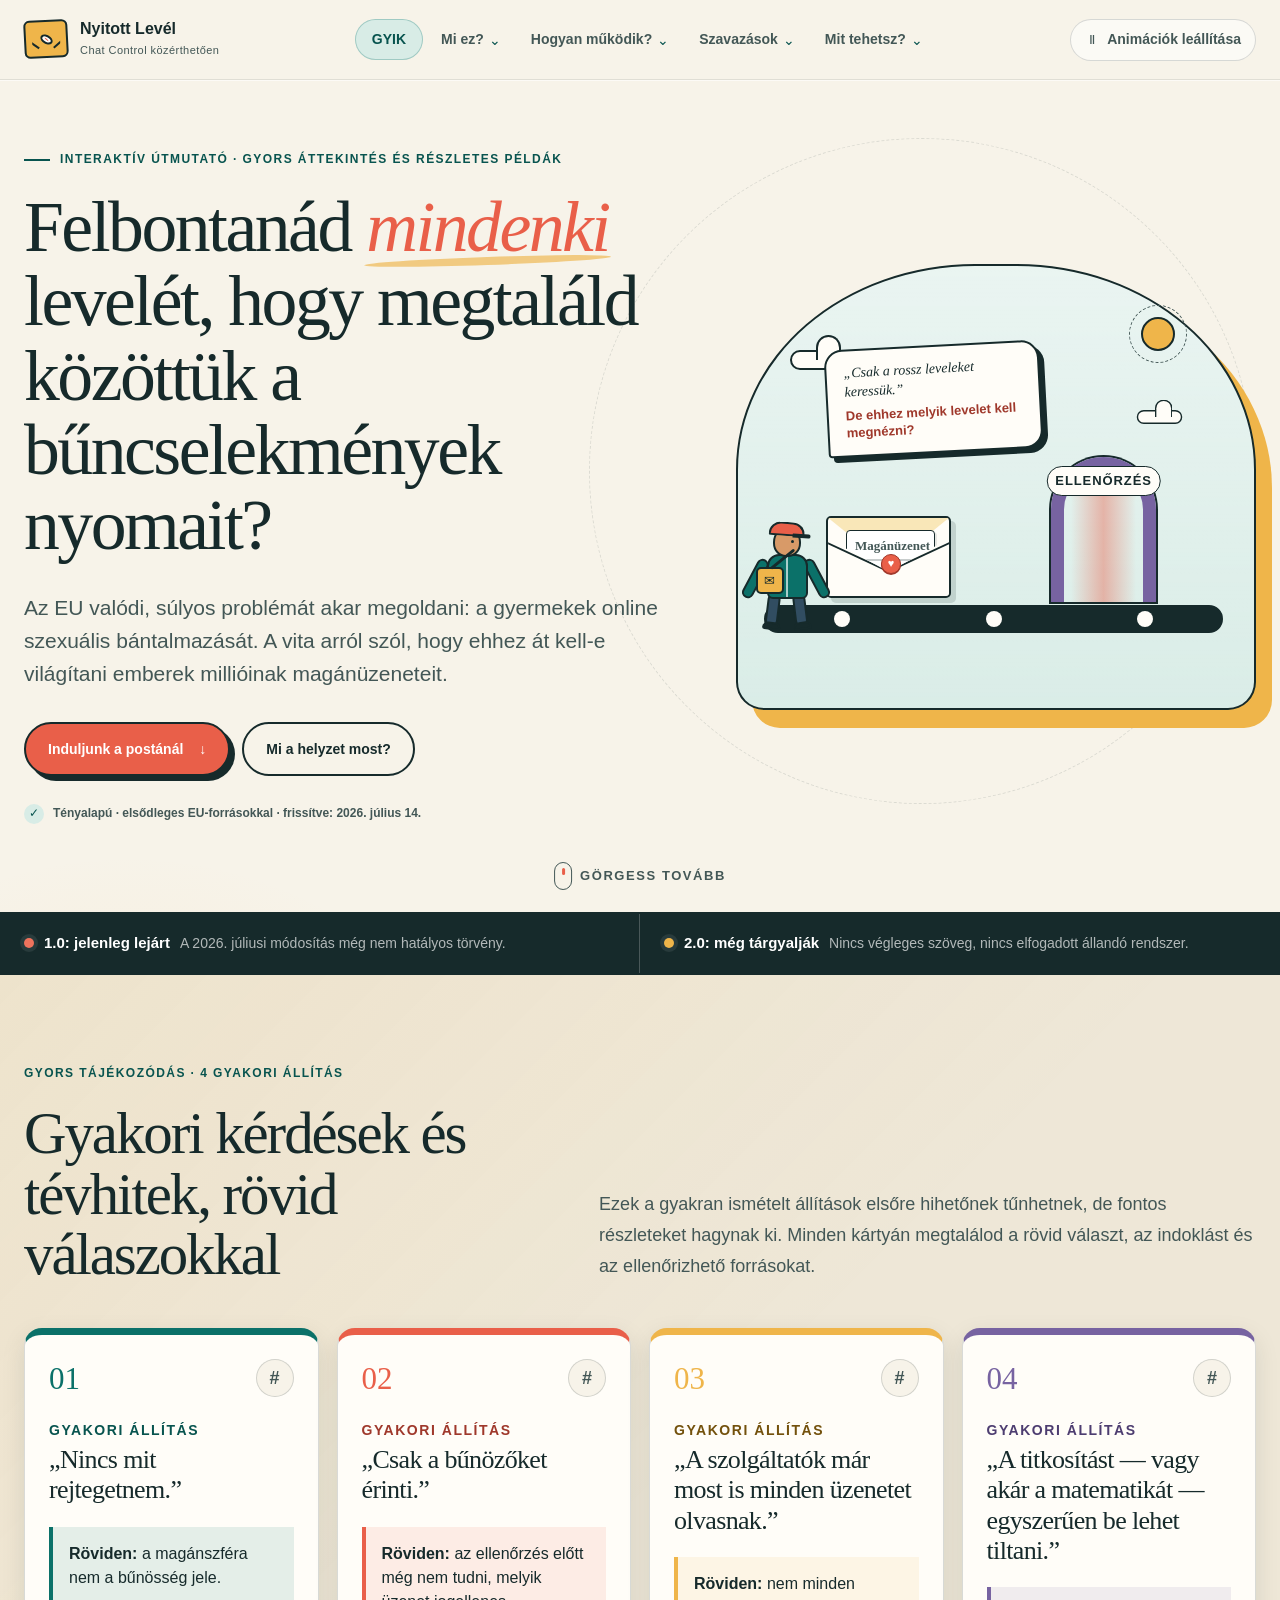
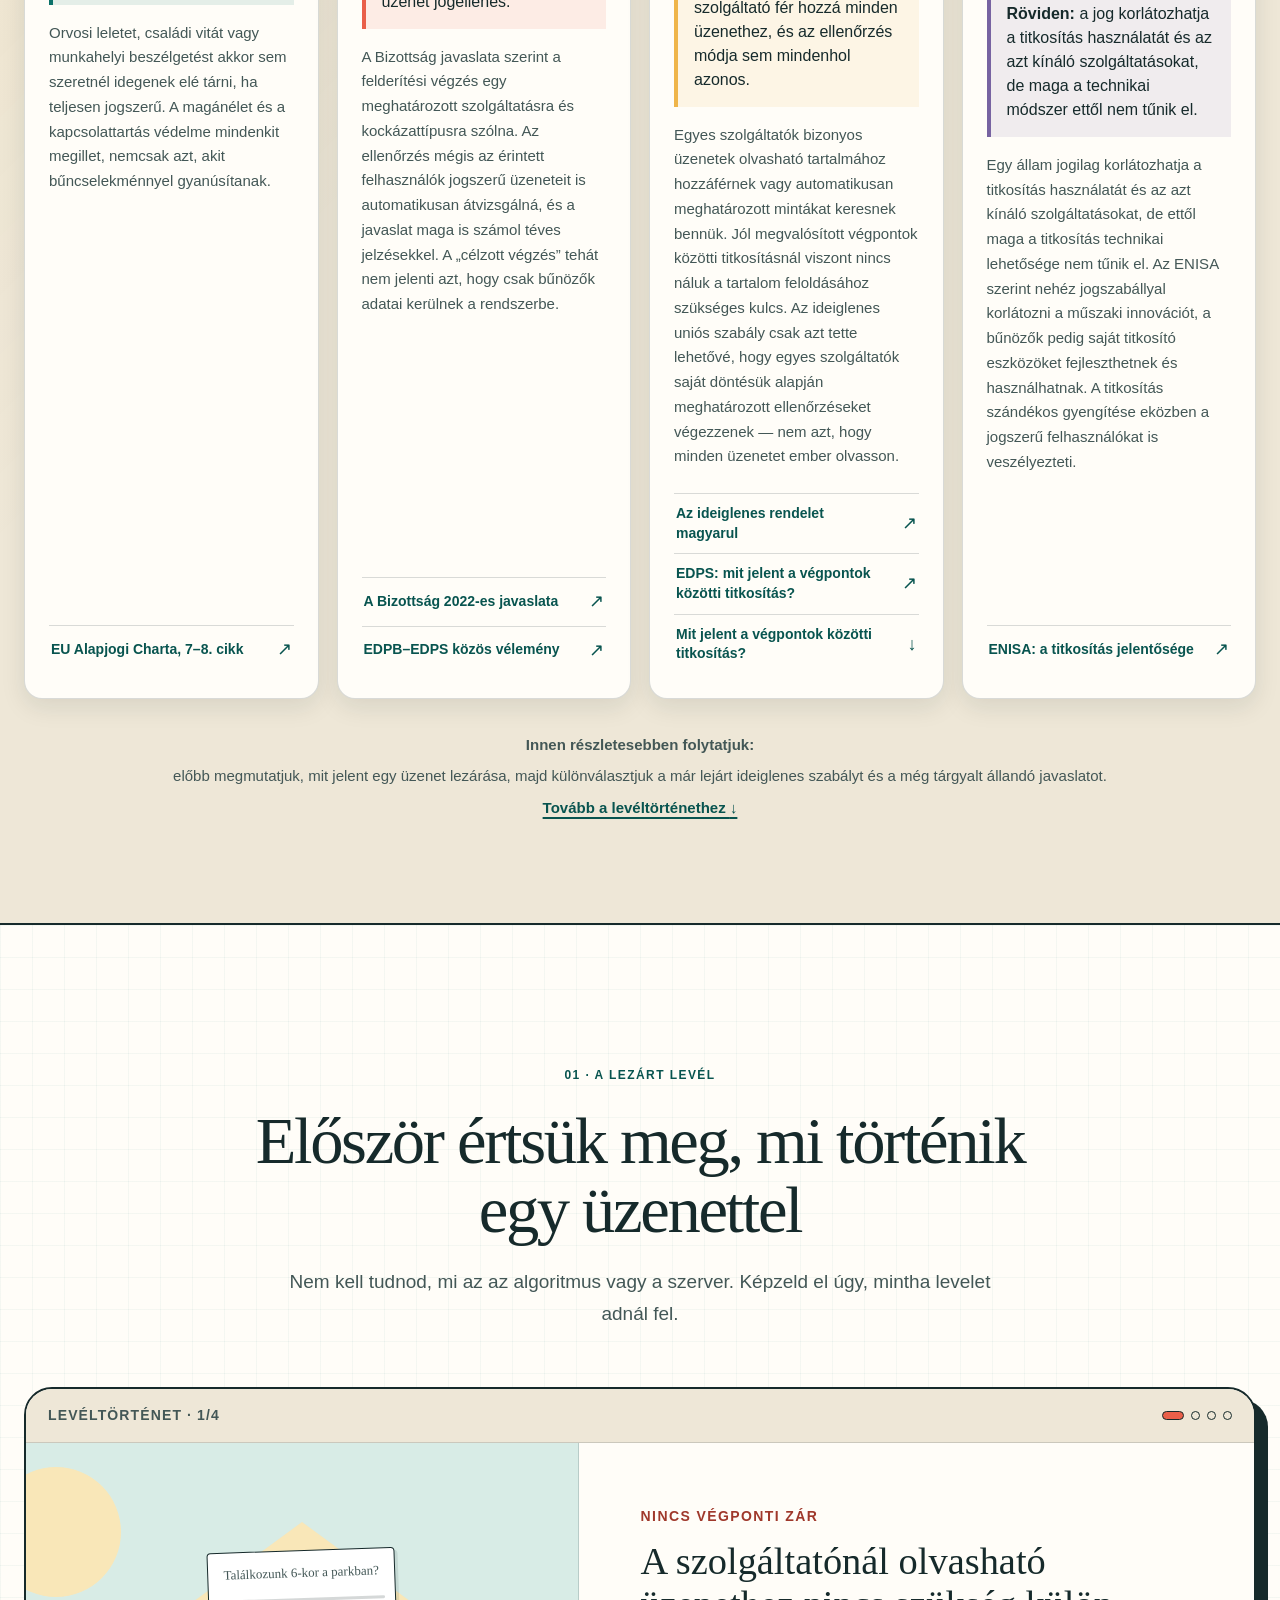
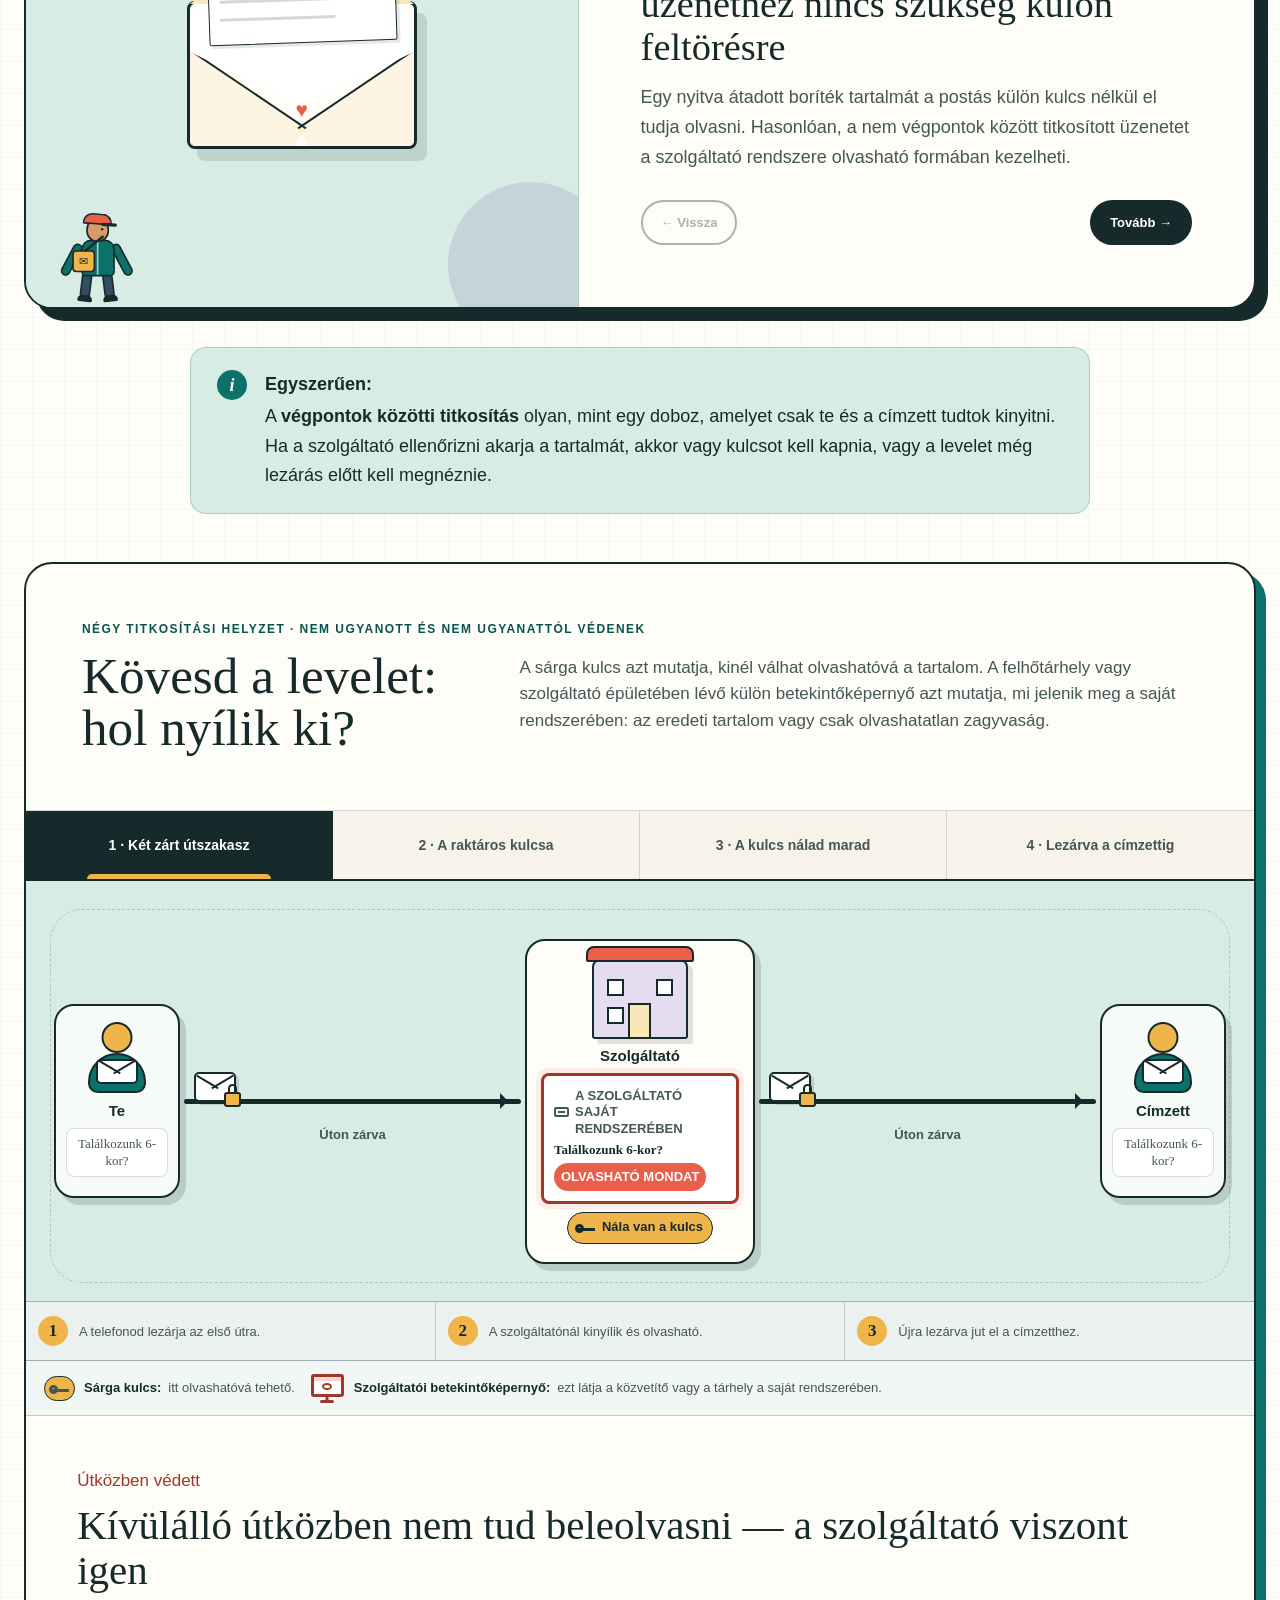
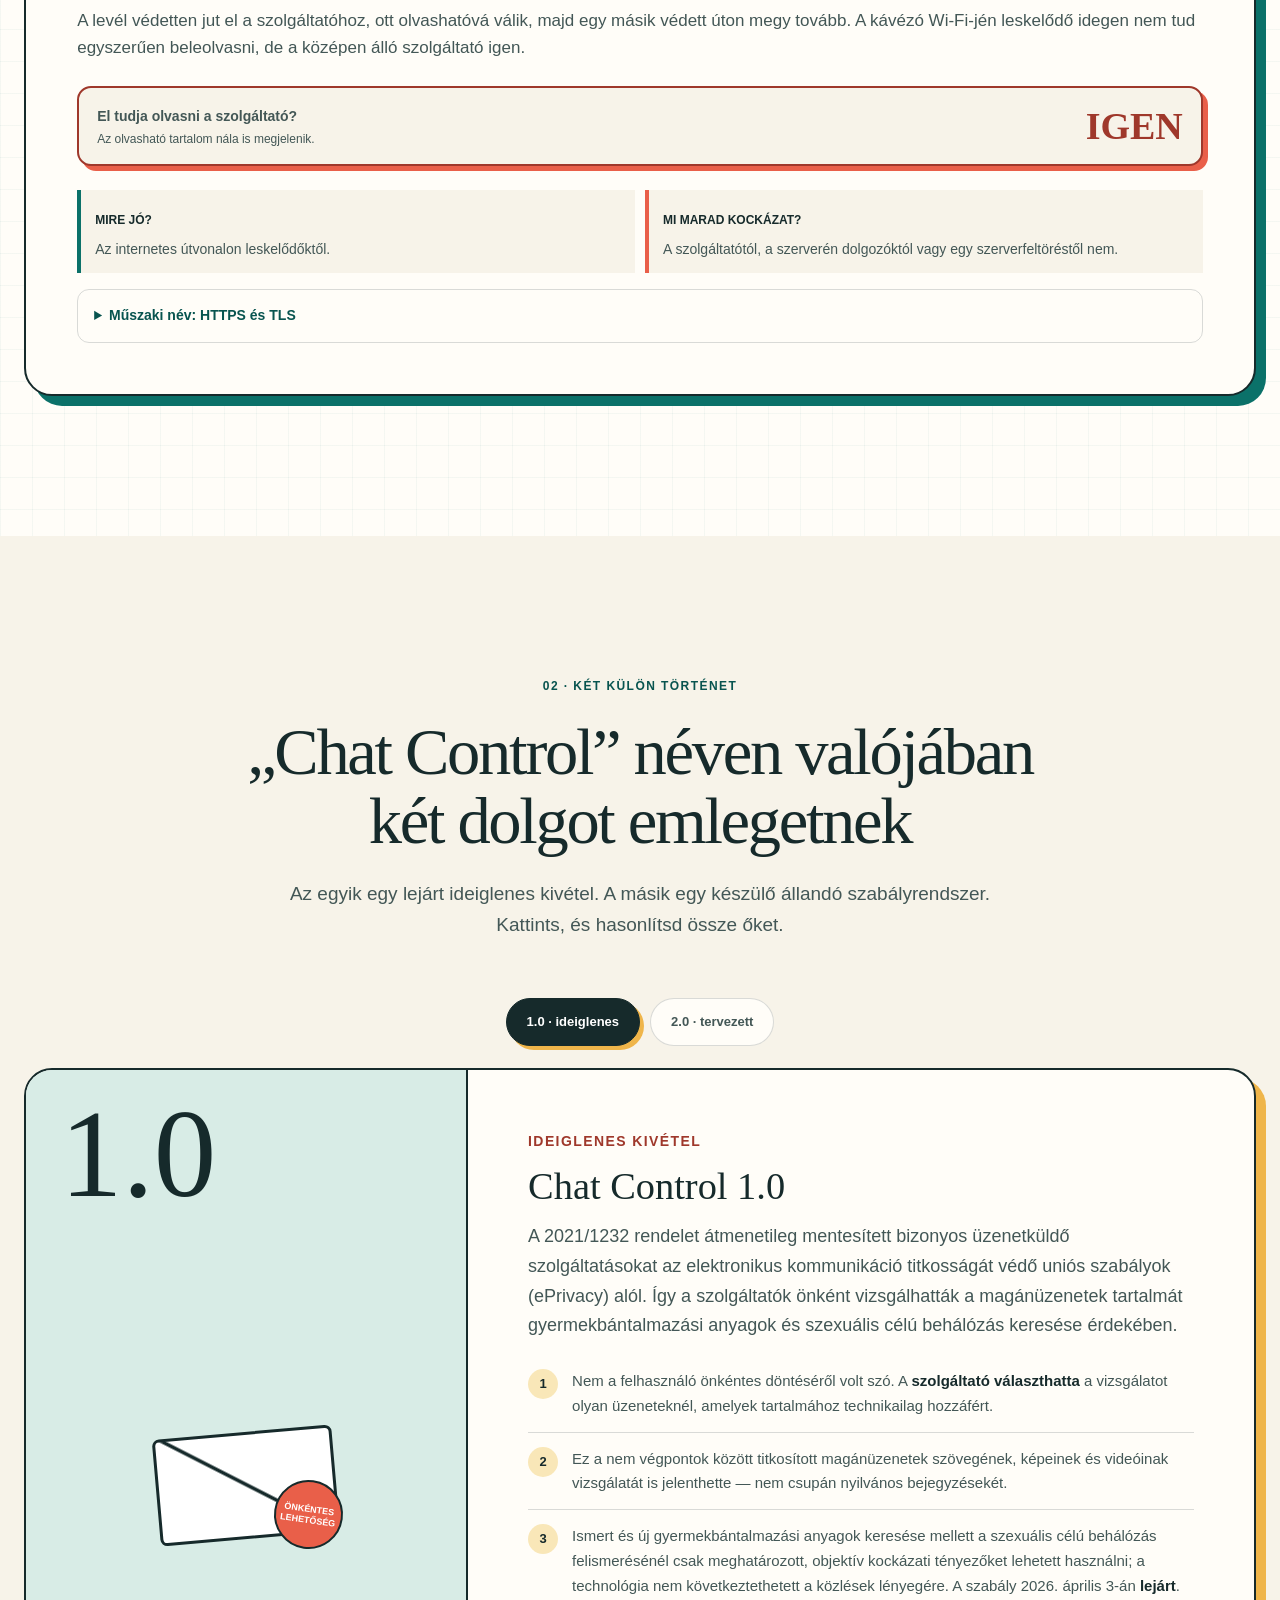
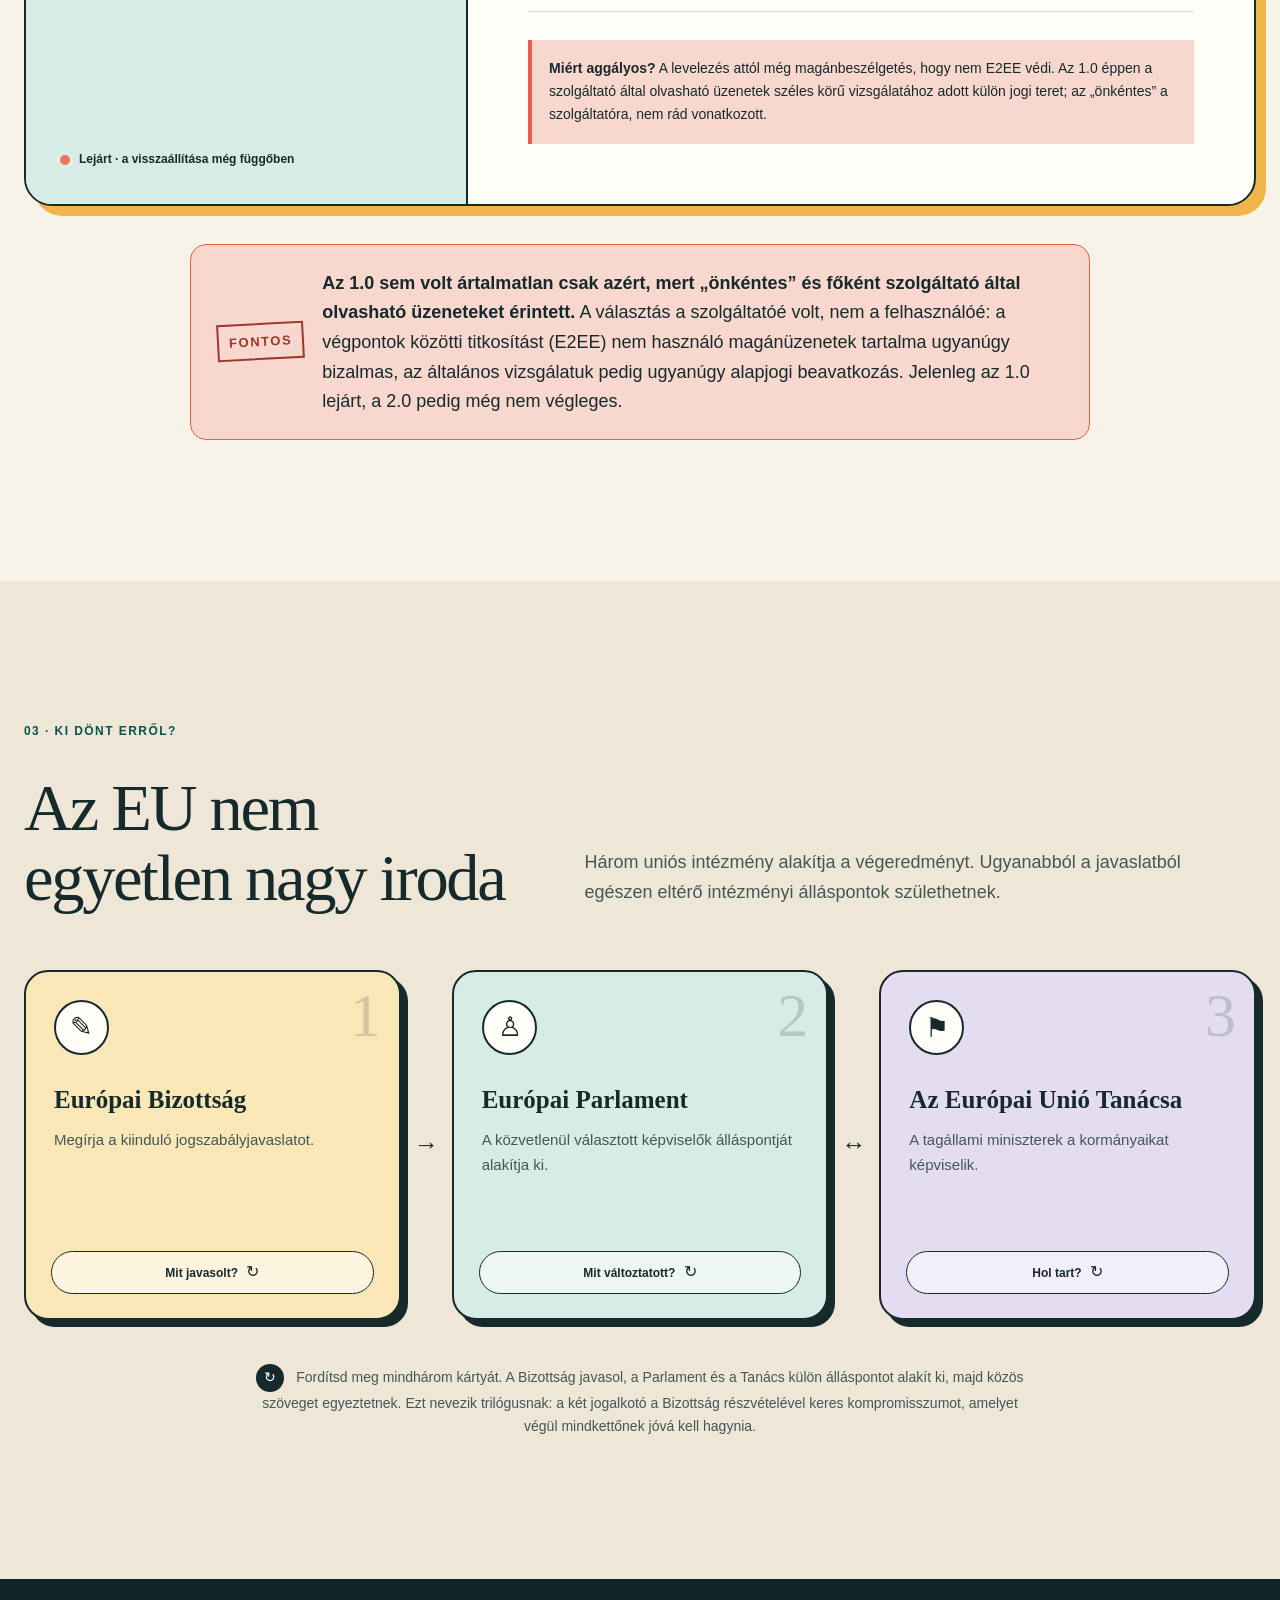
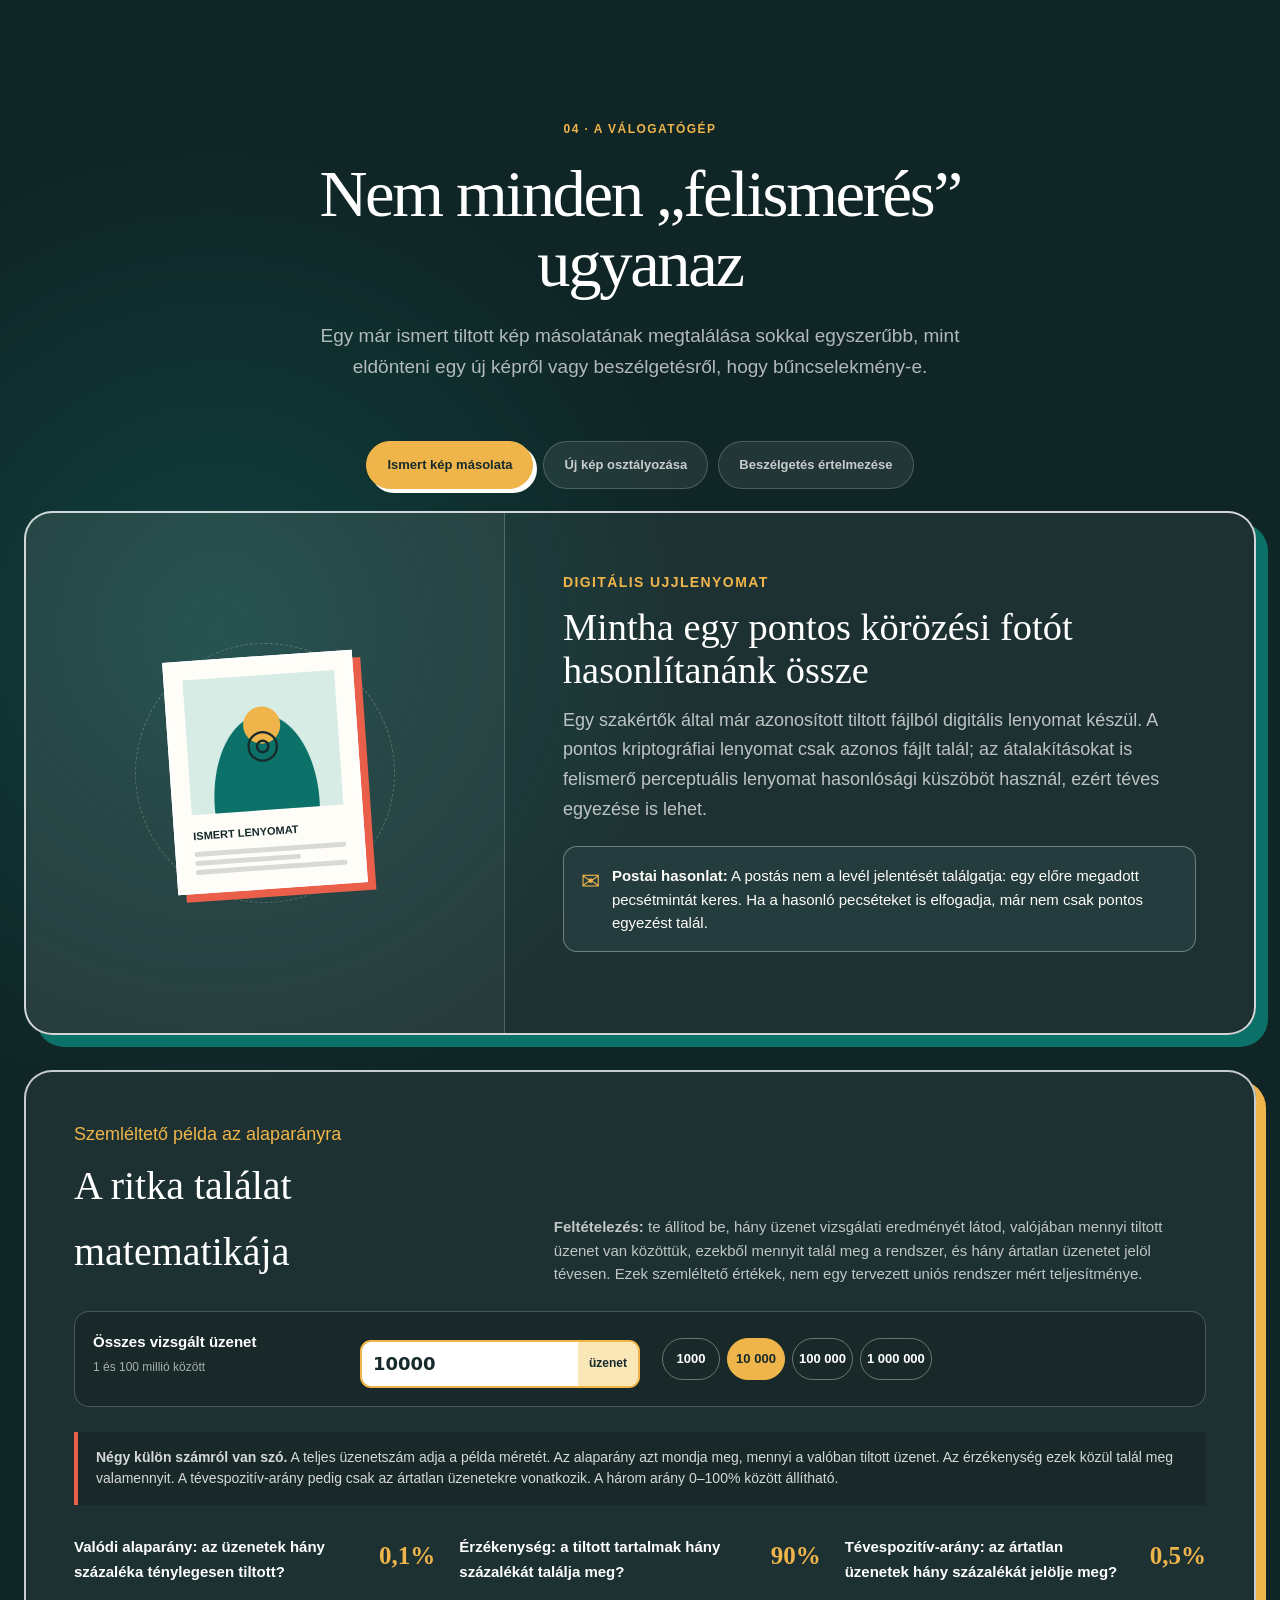
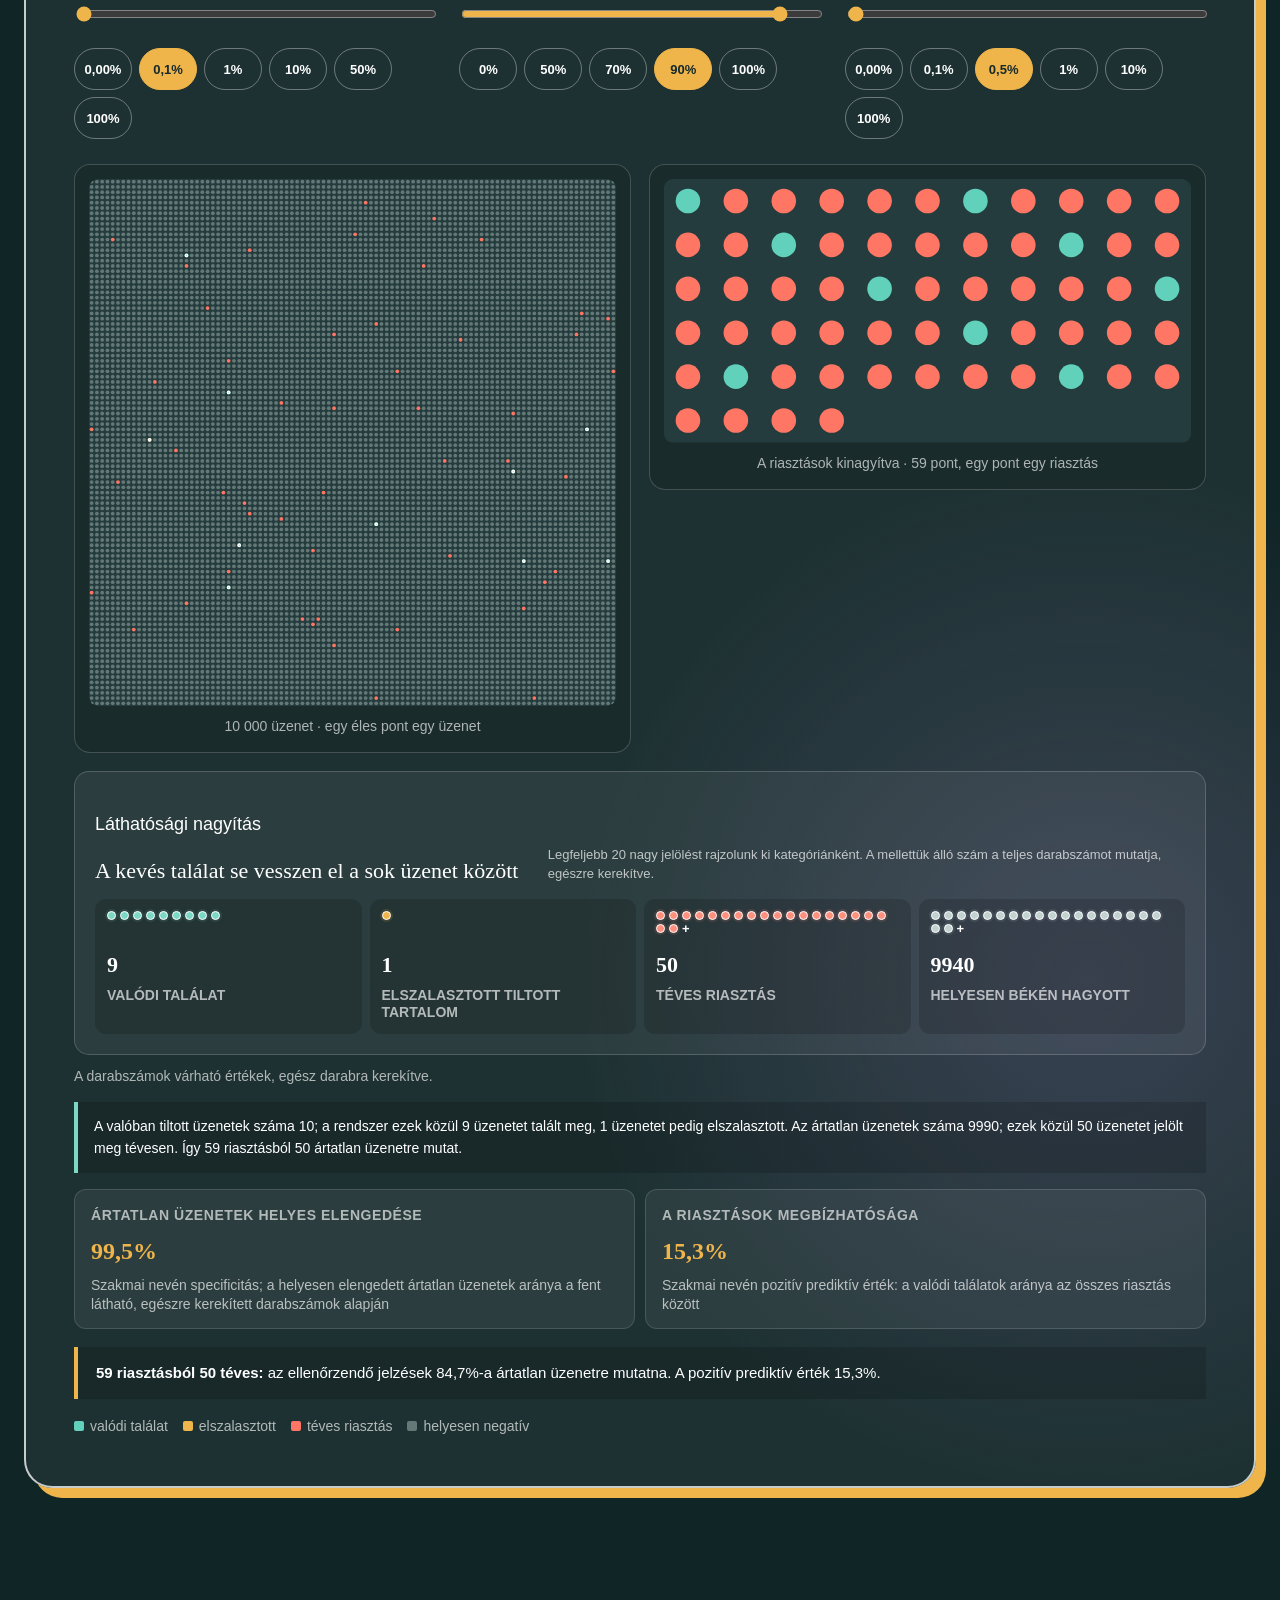
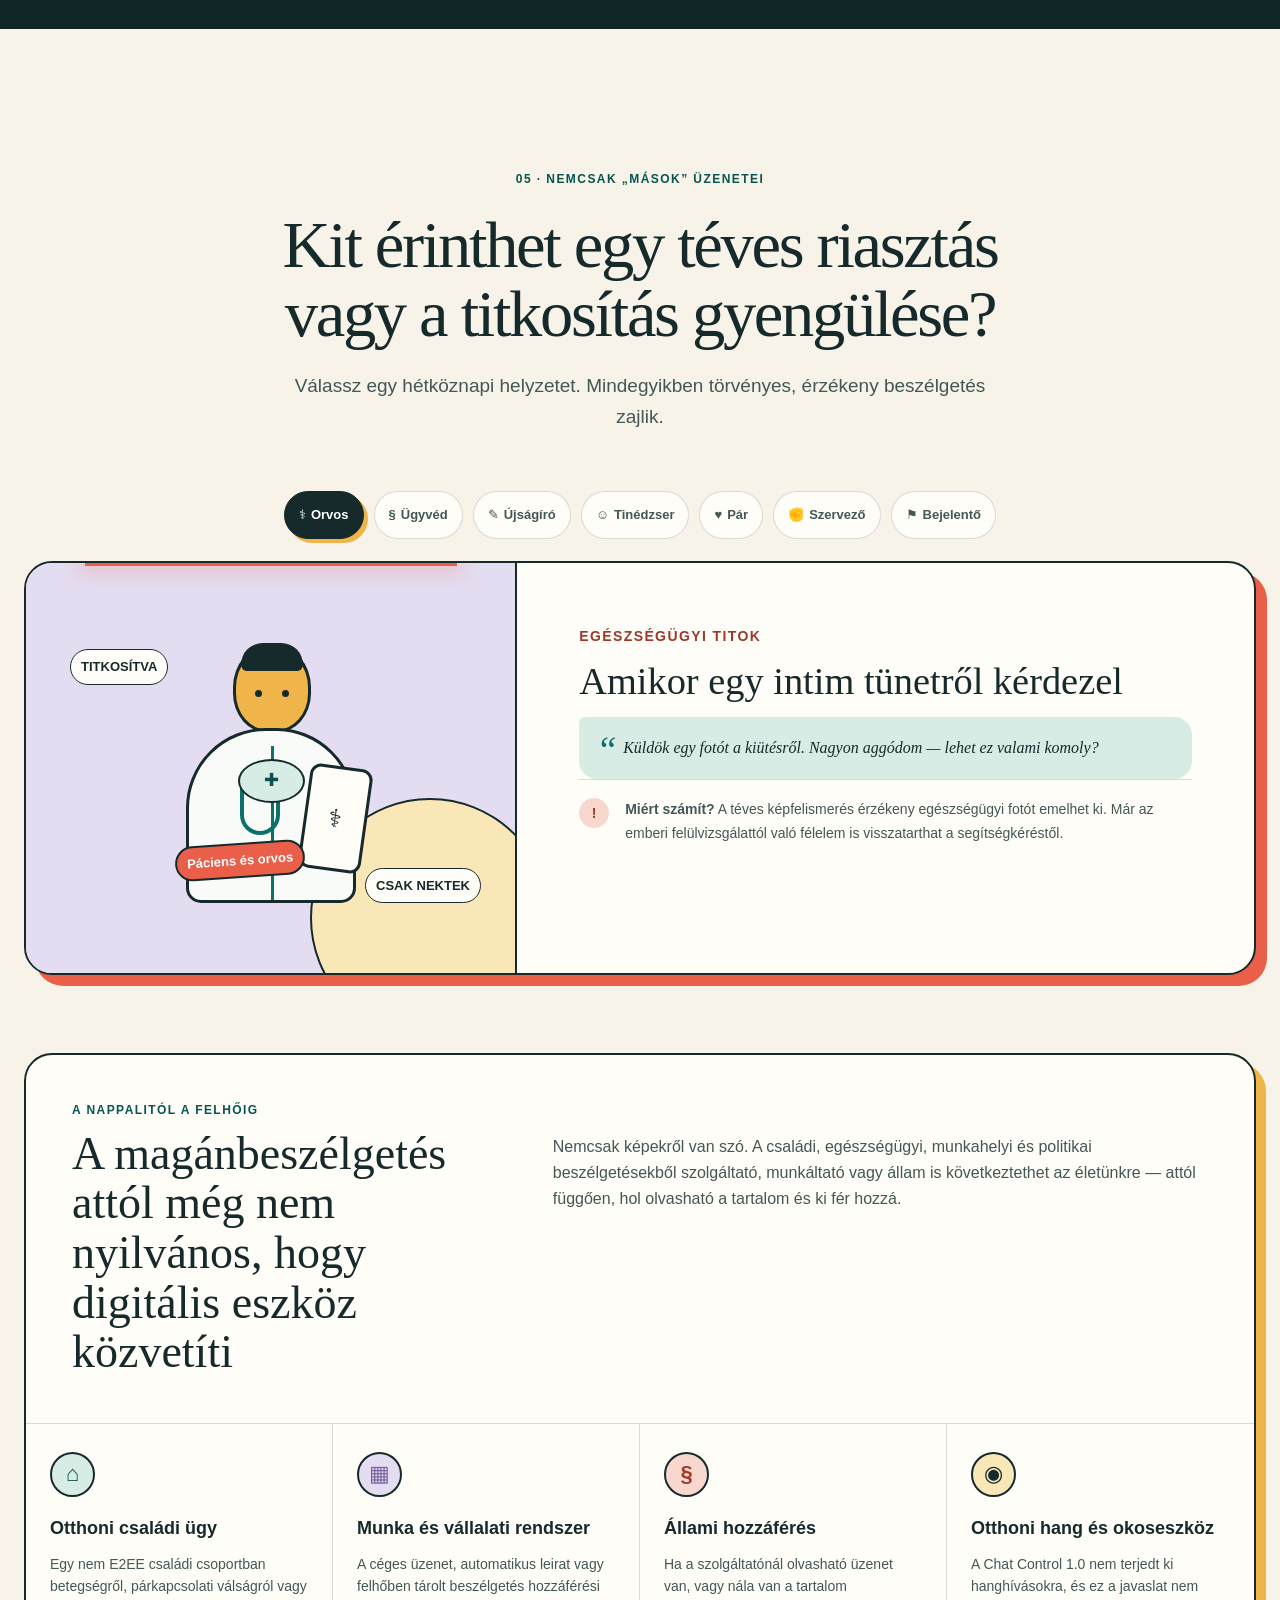
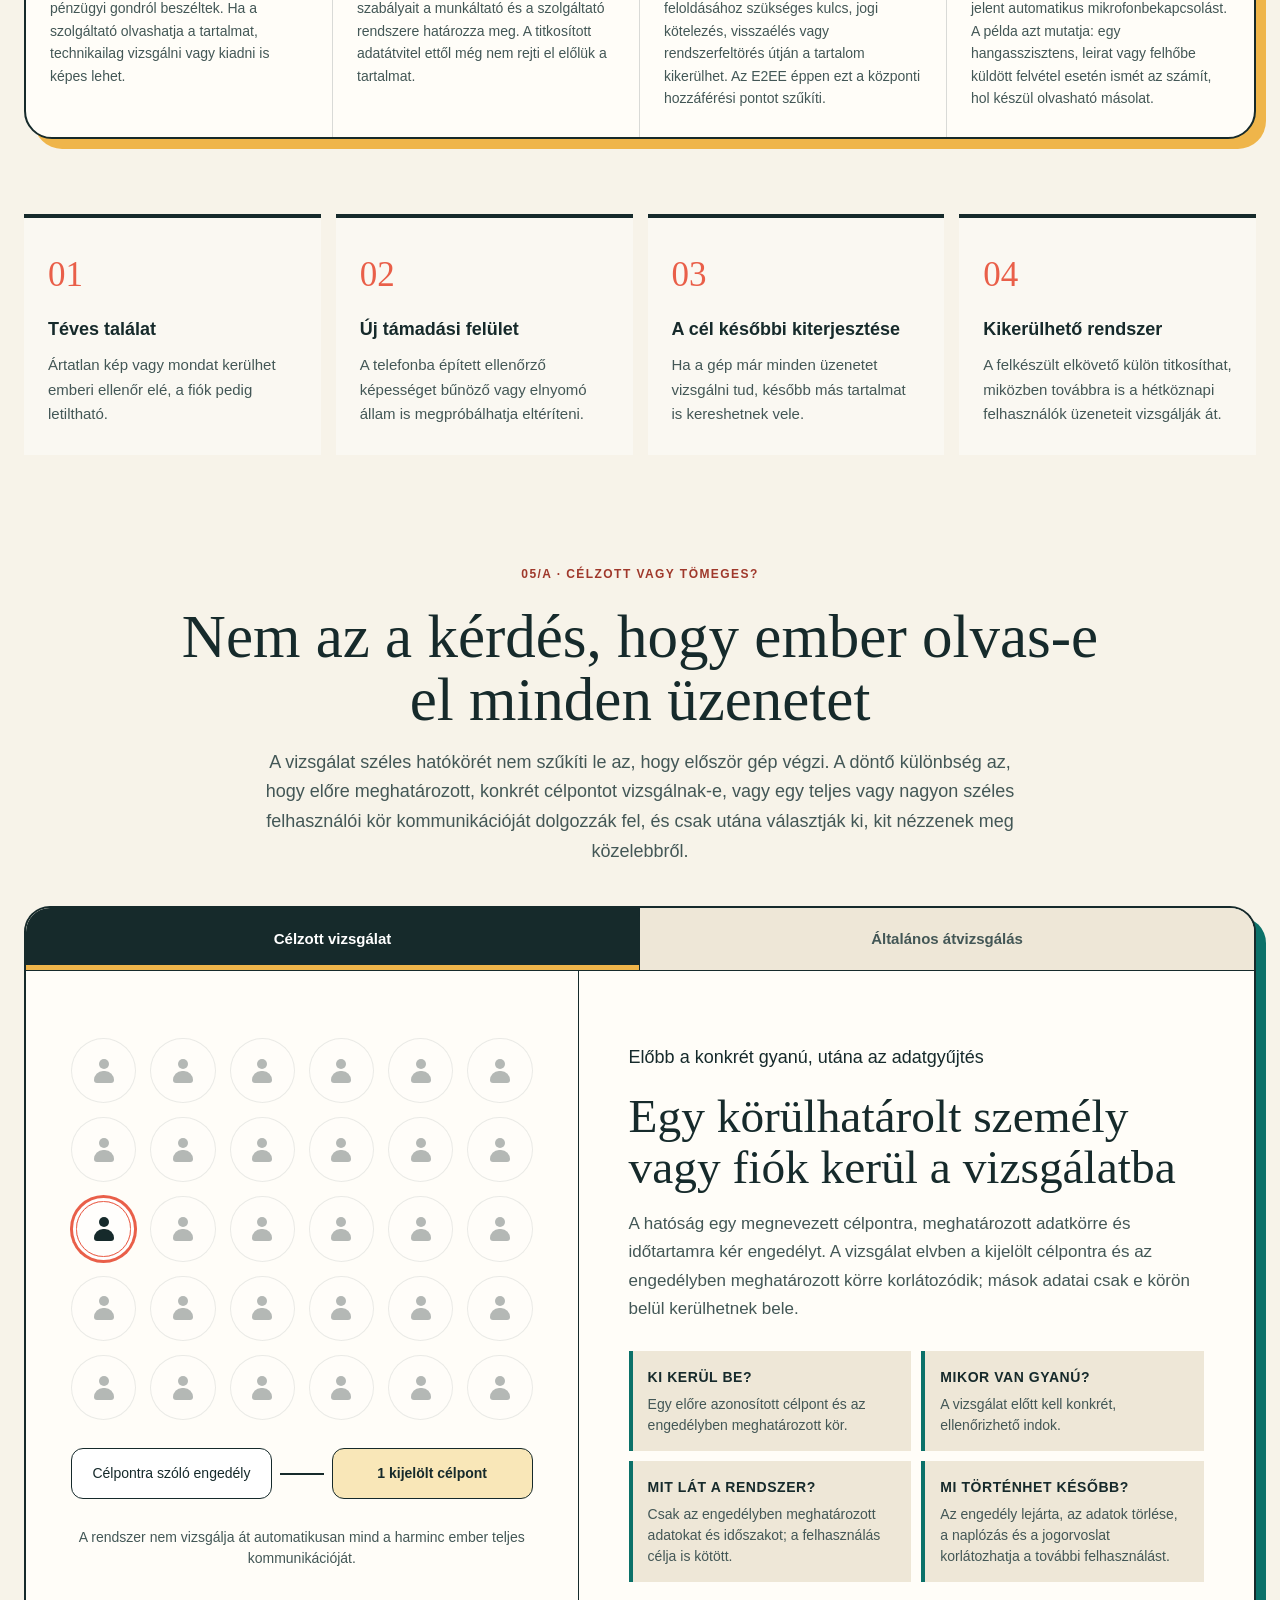
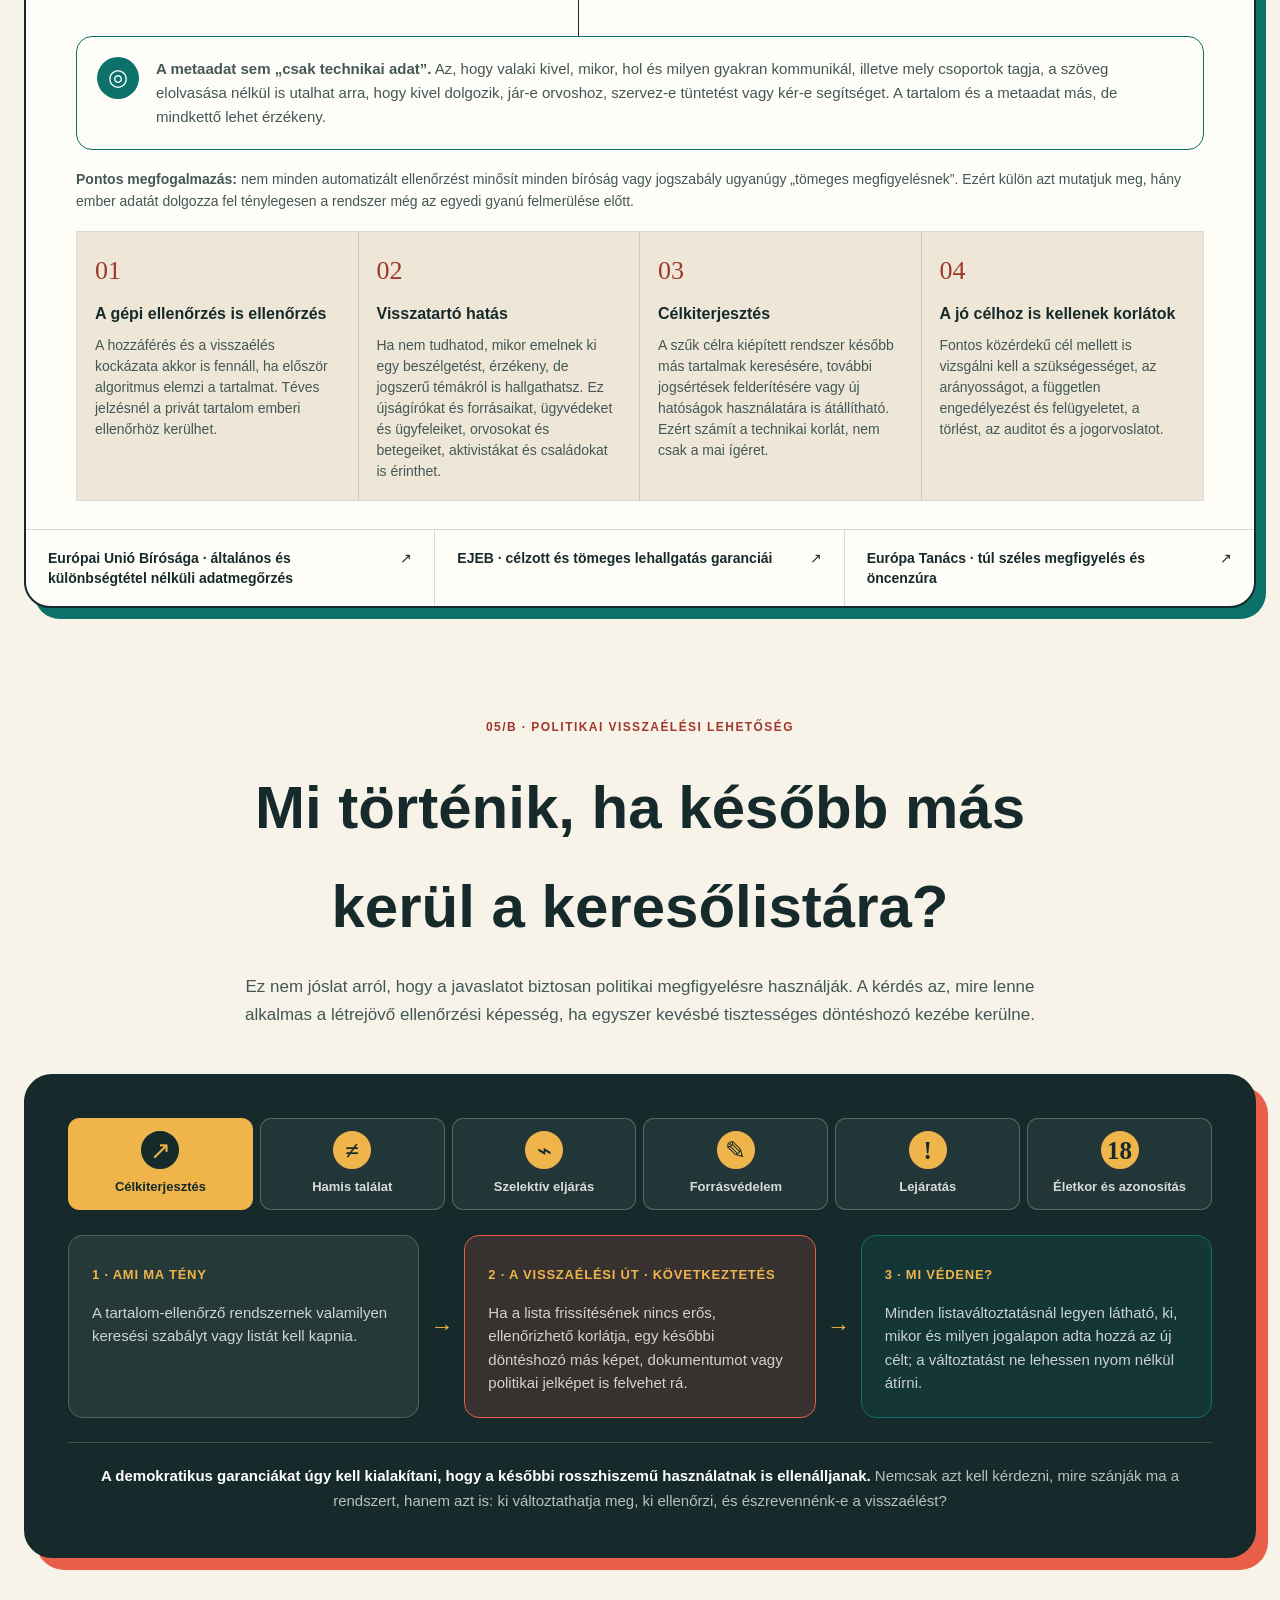
<file: 4543bdf/index.html>
<!doctype html>
<html lang="hu">
  <head>
    <meta charset="utf-8" />
    <meta name="viewport" content="width=device-width, initial-scale=1" />
    <meta name="referrer" content="no-referrer" />
    <meta name="robots" content="noindex, nofollow, noarchive" />
    <meta
      http-equiv="Content-Security-Policy"
      content="default-src 'self'; script-src 'self'; style-src 'self' 'unsafe-inline'; img-src 'self'; font-src 'none'; connect-src 'none'; media-src 'none'; object-src 'none'; base-uri 'none'; form-action 'none'; frame-src 'none'; worker-src 'none'; manifest-src 'none'"
    />
    <meta
      name="description"
      content="Közérthető, interaktív magyar útmutató az EU Chat Control 1.0 és 2.0 javaslatairól, a szavazásokról, a titkosításról és az alapjogi kockázatokról."
    />
    <meta name="theme-color" content="#f7f3e9" />
    <meta property="og:title" content="Felbontanád mindenki levelét? — Chat Control közérthetően" />
    <meta
      property="og:description"
      content="Interaktív történet arról, mit akar megoldani az EU, és milyen kockázatokkal járhat a választott eszköz."
    />
    <meta property="og:url" content="https://iplayzed.github.io/nyitottlevel.hu/" />
    <title>Felbontanád mindenki levelét? — Chat Control közérthetően</title>
    <link rel="canonical" href="https://iplayzed.github.io/nyitottlevel.hu/" />
    <link rel="icon" href="favicon.svg" type="image/svg+xml" />
    <link rel="stylesheet" href="styles.css" />
    <script src="vote-data.js" defer></script>
    <script src="quiz-data.js" defer></script>
    <script src="app.js" defer></script>
  </head>
  <body>
    <a class="skip-link" href="#tartalom">Ugrás a tartalomhoz</a>

    <div class="reading-progress" aria-hidden="true">
      <span id="readingProgress"></span>
    </div>

    <header class="site-header" id="top">
      <a class="brand" href="#top" aria-label="Vissza az oldal tetejére">
        <span class="brand-mark" aria-hidden="true">
          <span class="brand-envelope"></span>
          <span class="brand-eye"></span>
        </span>
        <span>
          <strong>Nyitott Levél</strong>
          <small>Chat Control közérthetően</small>
        </span>
      </a>

      <nav class="desktop-nav" aria-label="Fő navigáció">
        <a class="nav-direct" href="#gyakori-tevhitek">GYIK</a>
        <div class="nav-group">
          <a href="#mi-ez">Mi ez?<span class="nav-chevron" aria-hidden="true">⌄</span></a>
          <div class="nav-submenu" aria-label="Mi ez? alcímek">
            <a href="#posta">Levéltörténet</a>
            <a href="#mi-ez">Az 1.0 és a 2.0</a>
            <a href="#intezmenyek">Ki dönt erről?</a>
          </div>
        </div>
        <div class="nav-group">
          <a href="#hogyan-mukodik">Hogyan működik?<span class="nav-chevron" aria-hidden="true">⌄</span></a>
          <div class="nav-submenu" aria-label="Hogyan működik? alcímek">
            <a href="#hogyan-mukodik">Felismerési módok</a>
            <a href="#kockazatok">Kinek árthat?</a>
            <a href="#tomeges-megfigyeles">Tömeges megfigyelés</a>
            <a href="#visszaeles">Visszaélési lehetőségek</a>
          </div>
        </div>
        <div class="nav-group">
          <a href="#szavazas">Szavazások<span class="nav-chevron" aria-hidden="true">⌄</span></a>
          <div class="nav-submenu" aria-label="Szavazások alcímek">
            <a href="#szavazas">Időrend és szavazatok</a>
            <a href="#merleg">Az érvek mérlege</a>
          </div>
        </div>
        <div class="nav-group">
          <a href="#mit-tehetsz">Mit tehetsz?<span class="nav-chevron" aria-hidden="true">⌄</span></a>
          <div class="nav-submenu nav-submenu--right" aria-label="Mit tehetsz? alcímek">
            <a href="#mit-tehetsz">Cselekvési lehetőségek</a>
            <a href="#kapcsolodas">Szervezetek és közösségek</a>
            <a href="#forrasok">Források</a>
          </div>
        </div>
      </nav>

      <div class="header-actions">
        <button class="quiet-button" id="motionToggle" type="button" aria-pressed="false">
          <span class="motion-icon" aria-hidden="true">Ⅱ</span>
          <span class="button-label">Animációk leállítása</span>
        </button>
        <button class="menu-button" id="menuButton" type="button" aria-expanded="false" aria-controls="mobileNav">
          <span></span><span></span><span></span>
          <span class="sr-only">Menü megnyitása</span>
        </button>
      </div>
    </header>

    <nav class="mobile-nav" id="mobileNav" aria-label="Mobil navigáció" hidden>
      <a class="mobile-nav__shortcut" href="#gyakori-tevhitek"><strong>GYIK</strong><span>Kérdések és tévhitek, röviden</span></a>
      <div class="mobile-nav__group">
        <a class="mobile-nav__parent" href="#mi-ez">Mi ez?</a>
        <a href="#posta">Levéltörténet</a><a href="#mi-ez">Az 1.0 és a 2.0</a><a href="#intezmenyek">Ki dönt erről?</a>
      </div>
      <div class="mobile-nav__group">
        <a class="mobile-nav__parent" href="#hogyan-mukodik">Hogyan működik?</a>
        <a href="#hogyan-mukodik">Felismerési módok</a><a href="#kockazatok">Kinek árthat?</a><a href="#tomeges-megfigyeles">Tömeges megfigyelés</a><a href="#visszaeles">Visszaélési lehetőségek</a>
      </div>
      <div class="mobile-nav__group">
        <a class="mobile-nav__parent" href="#szavazas">Szavazások</a>
        <a href="#szavazas">Időrend és szavazatok</a><a href="#merleg">Az érvek mérlege</a>
      </div>
      <div class="mobile-nav__group">
        <a class="mobile-nav__parent" href="#mit-tehetsz">Mit tehetsz?</a>
        <a href="#mit-tehetsz">Cselekvési lehetőségek</a><a href="#kapcsolodas">Szervezetek és közösségek</a><a href="#forrasok">Források</a>
      </div>
    </nav>

    <main id="tartalom">
      <section class="hero story-section" data-chapter="0" aria-labelledby="hero-title">
        <div class="hero-copy reveal">
          <p class="eyebrow"><span></span> Interaktív útmutató · gyors áttekintés és részletes példák</p>
          <h1 id="hero-title">Felbontanád <em>mindenki</em> levelét, hogy megtaláld közöttük a bűncselekmények nyomait?</h1>
          <p class="hero-lead">
            Az EU valódi, súlyos problémát akar megoldani: a gyermekek online szexuális bántalmazását.
            A vita arról szól, hogy ehhez át kell-e világítani emberek millióinak magánüzeneteit.
          </p>
          <div class="hero-actions">
            <a class="primary-button" href="#posta">
              Induljunk a postánál
              <span aria-hidden="true">↓</span>
            </a>
            <button class="secondary-button" type="button" data-open-status>
              Mi a helyzet most?
            </button>
          </div>
          <p class="trust-note">
            <span aria-hidden="true">✓</span>
            Tényalapú · elsődleges EU-forrásokkal · frissítve: 2026. július 14.
          </p>
        </div>

        <div class="hero-visual reveal" aria-label="Animált illusztráció egy lezárt levélről és egy átvilágító kapuról">
          <div class="post-office" aria-hidden="true">
            <div class="sun-orbit"><span></span></div>
            <div class="cloud cloud-one"></div>
            <div class="cloud cloud-two"></div>
            <div class="scanner-gate">
              <span class="scanner-light"></span>
              <span class="scanner-label">ELLENŐRZÉS</span>
            </div>
            <div class="moving-letter">
              <span class="letter-sheet"><b>Magánüzenet</b><i></i><i></i></span>
              <span class="letter-flap"></span>
              <span class="letter-pocket"></span>
              <span class="letter-heart">♥</span>
            </div>
            <div class="postman hero-postman" aria-hidden="true">
              <span class="postman-head"></span><span class="postman-cap"></span><span class="postman-body"></span>
              <span class="postman-arm postman-arm--front"></span><span class="postman-arm postman-arm--back"></span>
              <span class="postman-leg postman-leg--front"></span><span class="postman-leg postman-leg--back"></span>
              <span class="postman-bag">✉</span>
            </div>
            <div class="belt"><span></span><span></span><span></span></div>
            <div class="speech-cloud">
              „Csak a rossz leveleket keressük.”
              <small>De ehhez melyik levelet kell megnézni?</small>
            </div>
          </div>
        </div>

        <div class="scroll-cue" aria-hidden="true"><span></span> Görgess tovább</div>
      </section>

      <section class="status-strip" aria-label="Jelenlegi jogi helyzet">
        <div>
          <span class="status-dot status-dot--off"></span>
          <strong>1.0: jelenleg lejárt</strong>
          <span>A 2026. júliusi módosítás még nem hatályos törvény.</span>
        </div>
        <div>
          <span class="status-dot status-dot--pending"></span>
          <strong>2.0: még tárgyalják</strong>
          <span>Nincs végleges szöveg, nincs elfogadott állandó rendszer.</span>
        </div>
      </section>

      <section class="misconceptions-section story-section" id="gyakori-tevhitek" aria-labelledby="misconceptions-title">
        <div class="misconceptions-heading reveal">
          <div>
            <p class="chapter-number">Gyors tájékozódás · 4 gyakori állítás</p>
            <h2 id="misconceptions-title">Gyakori kérdések és tévhitek, rövid válaszokkal</h2>
          </div>
          <p>
            Ezek a gyakran ismételt állítások elsőre hihetőnek tűnhetnek, de fontos részleteket hagynak ki.
            Minden kártyán megtalálod a rövid választ, az indoklást és az ellenőrizhető forrásokat.
          </p>
        </div>

        <div class="misconception-grid">
          <article class="misconception-card misconception-card--privacy reveal" id="nincs-mit-rejtegetnem">
            <header>
              <span class="misconception-number" aria-hidden="true">01</span>
              <a class="section-anchor" href="#nincs-mit-rejtegetnem" aria-label="A Nincs mit rejtegetnem állítás közvetlen hivatkozása">#</a>
            </header>
            <p class="misconception-label">Gyakori állítás</p>
            <h3>„Nincs mit rejtegetnem.”</h3>
            <p class="misconception-answer"><strong>Röviden:</strong> a magánszféra nem a bűnösség jele.</p>
            <p>
              Orvosi leletet, családi vitát vagy munkahelyi beszélgetést akkor sem szeretnél idegenek elé tárni,
              ha teljesen jogszerű. A magánélet és a kapcsolattartás védelme mindenkit megillet, nemcsak azt, akit
              bűncselekménnyel gyanúsítanak.
            </p>
            <div class="misconception-sources">
              <a href="https://eur-lex.europa.eu/legal-content/HU/TXT/?uri=CELEX:12016P/TXT" target="_blank" rel="noopener noreferrer">EU Alapjogi Charta, 7–8. cikk <span aria-hidden="true">↗</span></a>
            </div>
          </article>

          <article class="misconception-card misconception-card--scope reveal" id="csak-bunozoket-erint">
            <header>
              <span class="misconception-number" aria-hidden="true">02</span>
              <a class="section-anchor" href="#csak-bunozoket-erint" aria-label="A Csak a bűnözőket érinti állítás közvetlen hivatkozása">#</a>
            </header>
            <p class="misconception-label">Gyakori állítás</p>
            <h3>„Csak a bűnözőket érinti.”</h3>
            <p class="misconception-answer"><strong>Röviden:</strong> az ellenőrzés előtt még nem tudni, melyik üzenet jogellenes.</p>
            <p>
              A Bizottság javaslata szerint a felderítési végzés egy meghatározott szolgáltatásra és
              kockázattípusra szólna. Az ellenőrzés mégis az érintett felhasználók jogszerű üzeneteit is
              automatikusan átvizsgálná, és a javaslat maga is számol téves jelzésekkel. A „célzott végzés” tehát
              nem jelenti azt, hogy csak bűnözők adatai kerülnek a rendszerbe.
            </p>
            <div class="misconception-sources">
              <a href="https://eur-lex.europa.eu/legal-content/HU/TXT/?uri=CELEX:52022PC0209" target="_blank" rel="noopener noreferrer">A Bizottság 2022-es javaslata <span aria-hidden="true">↗</span></a>
              <a href="https://www.edpb.europa.eu/documents/legislative-opinion/edpb-edps-joint-opinion-042022-on-the-proposal-for-a-regulation-of_en" target="_blank" rel="noopener noreferrer">EDPB–EDPS közös vélemény <span aria-hidden="true">↗</span></a>
            </div>
          </article>

          <article class="misconception-card misconception-card--provider reveal" id="minden-uzenetet-olvasnak">
            <header>
              <span class="misconception-number" aria-hidden="true">03</span>
              <a class="section-anchor" href="#minden-uzenetet-olvasnak" aria-label="A Szolgáltatók minden üzenetet olvasnak állítás közvetlen hivatkozása">#</a>
            </header>
            <p class="misconception-label">Gyakori állítás</p>
            <h3>„A szolgáltatók már most is minden üzenetet olvasnak.”</h3>
            <p class="misconception-answer"><strong>Röviden:</strong> nem minden szolgáltató fér hozzá minden üzenethez, és az ellenőrzés módja sem mindenhol azonos.</p>
            <p>
              Egyes szolgáltatók bizonyos üzenetek olvasható tartalmához hozzáférnek vagy automatikusan
              meghatározott mintákat keresnek bennük. Jól megvalósított végpontok közötti titkosításnál viszont
              nincs náluk a tartalom feloldásához szükséges kulcs. Az ideiglenes uniós szabály csak azt tette
              lehetővé, hogy egyes szolgáltatók saját döntésük alapján meghatározott ellenőrzéseket végezzenek —
              nem azt, hogy minden üzenetet ember olvasson.
            </p>
            <div class="misconception-sources">
              <a href="https://eur-lex.europa.eu/legal-content/HU/TXT/?uri=CELEX:32021R1232" target="_blank" rel="noopener noreferrer">Az ideiglenes rendelet magyarul <span aria-hidden="true">↗</span></a>
              <a href="https://www.edps.europa.eu/data-protection/our-work/subjects/encryption_en" target="_blank" rel="noopener noreferrer">EDPS: mit jelent a végpontok közötti titkosítás? <span aria-hidden="true">↗</span></a>
              <a href="#posta">Mit jelent a végpontok közötti titkosítás? <span aria-hidden="true">↓</span></a>
            </div>
          </article>

          <article class="misconception-card misconception-card--math reveal" id="titkositas-betiltasa">
            <header>
              <span class="misconception-number" aria-hidden="true">04</span>
              <a class="section-anchor" href="#titkositas-betiltasa" aria-label="A Titkosítás betiltása állítás közvetlen hivatkozása">#</a>
            </header>
            <p class="misconception-label">Gyakori állítás</p>
            <h3>„A titkosítást — vagy akár a matematikát — egyszerűen be lehet tiltani.”</h3>
            <p class="misconception-answer"><strong>Röviden:</strong> a jog korlátozhatja a titkosítás használatát és az azt kínáló szolgáltatásokat, de maga a technikai módszer ettől nem tűnik el.</p>
            <p>
              Egy állam jogilag korlátozhatja a titkosítás használatát és az azt kínáló szolgáltatásokat, de ettől
              maga a titkosítás technikai lehetősége nem tűnik el. Az ENISA szerint nehéz jogszabállyal korlátozni
              a műszaki innovációt, a bűnözők pedig saját titkosító eszközöket fejleszthetnek és használhatnak. A
              titkosítás szándékos gyengítése eközben a jogszerű felhasználókat is veszélyezteti.
            </p>
            <div class="misconception-sources">
              <a href="https://www.enisa.europa.eu/news/enisa-news/the-importance-of-cryptography-for-the-digital-society" target="_blank" rel="noopener noreferrer">ENISA: a titkosítás jelentősége <span aria-hidden="true">↗</span></a>
            </div>
          </article>
        </div>

        <p class="misconceptions-next reveal">
          <strong>Innen részletesebben folytatjuk:</strong> előbb megmutatjuk, mit jelent egy üzenet lezárása,
          majd különválasztjuk a már lejárt ideiglenes szabályt és a még tárgyalt állandó javaslatot.
          <a href="#posta">Tovább a levéltörténethez <span aria-hidden="true">↓</span></a>
        </p>
      </section>

      <section class="chapter story-section paper-section" id="posta" data-chapter="1" aria-labelledby="posta-title">
        <div class="chapter-heading reveal">
          <p class="chapter-number">01 · A lezárt levél</p>
          <h2 id="posta-title">Először értsük meg, mi történik egy üzenettel</h2>
          <p>
            Nem kell tudnod, mi az az algoritmus vagy a szerver. Képzeld el úgy, mintha levelet adnál fel.
          </p>
        </div>

        <mail-story class="reveal"></mail-story>

        <aside class="plain-language reveal">
          <span class="plain-language__icon" aria-hidden="true">i</span>
          <div>
            <strong>Egyszerűen:</strong>
            <p>
              A <b>végpontok közötti titkosítás</b> olyan, mint egy doboz, amelyet csak te és a címzett tudtok
              kinyitni. Ha a szolgáltató ellenőrizni akarja a tartalmát, akkor vagy kulcsot kell kapnia, vagy a
              levelet még lezárás előtt kell megnéznie.
            </p>
          </div>
        </aside>

        <encryption-layers class="reveal"></encryption-layers>
      </section>

      <section class="chapter story-section" id="mi-ez" data-chapter="2" aria-labelledby="mi-ez-title">
        <div class="chapter-heading reveal">
          <p class="chapter-number">02 · Két külön történet</p>
          <h2 id="mi-ez-title">„Chat Control” néven valójában két dolgot emlegetnek</h2>
          <p>
            Az egyik egy lejárt ideiglenes kivétel. A másik egy készülő állandó szabályrendszer. Kattints, és
            hasonlítsd össze őket.
          </p>
        </div>

        <version-switcher class="reveal"></version-switcher>

        <div class="fact-callout reveal">
          <span class="fact-callout__stamp" aria-hidden="true">FONTOS</span>
          <p>
            <b>Az 1.0 sem volt ártalmatlan csak azért, mert „önkéntes” és főként szolgáltató által olvasható üzeneteket érintett.</b>
            A választás a szolgáltatóé volt, nem a felhasználóé: a végpontok közötti titkosítást (E2EE) nem használó magánüzenetek tartalma ugyanúgy bizalmas, az általános vizsgálatuk pedig ugyanúgy alapjogi beavatkozás. Jelenleg az 1.0 lejárt, a 2.0 pedig még nem végleges.
          </p>
        </div>
      </section>

      <section class="chapter story-section institution-section" id="intezmenyek" data-chapter="3" aria-labelledby="intezmenyek-title">
        <div class="chapter-heading chapter-heading--split reveal">
          <p class="chapter-number">03 · Ki dönt erről?</p>
          <h2 id="intezmenyek-title">Az EU nem egyetlen nagy iroda</h2>
          <p>Három uniós intézmény alakítja a végeredményt. Ugyanabból a javaslatból egészen eltérő intézményi álláspontok születhetnek.</p>
        </div>

        <div class="institution-path reveal" aria-label="Az uniós jogalkotás egyszerűsített útja">
          <article class="institution-card institution-card--commission" data-flip-card>
            <div class="institution-card__inner">
              <div class="institution-card__face institution-card__front">
                <span class="institution-card__number">1</span>
                <div class="institution-icon" aria-hidden="true">✎</div>
                <h3>Európai Bizottság</h3>
                <p>Megírja a kiinduló jogszabályjavaslatot.</p>
                <button type="button" data-flip aria-expanded="false">Mit javasolt? <span aria-hidden="true">↻</span></button>
              </div>
              <div class="institution-card__face institution-card__back" aria-hidden="true" inert>
                <p class="mini-label">A 2022-es javaslat</p>
                <h3>Állandó uniós keret</h3>
                <p>Kockázatértékelést, megelőzést, hatósági felderítési végzést, bejelentést és eltávolítást javasolt. A szöveg titkosított szolgáltatásokra is kiterjedhetett volna.</p>
                <button type="button" data-flip>Vissza az elejére <span aria-hidden="true">↻</span></button>
              </div>
            </div>
          </article>
          <span class="path-arrow" aria-hidden="true">→</span>
          <article class="institution-card institution-card--parliament" data-flip-card>
            <div class="institution-card__inner">
              <div class="institution-card__face institution-card__front">
                <span class="institution-card__number">2</span>
                <div class="institution-icon" aria-hidden="true">♙</div>
                <h3>Európai Parlament</h3>
                <p>A közvetlenül választott képviselők álláspontját alakítja ki.</p>
                <button type="button" data-flip aria-expanded="false">Mit változtatott? <span aria-hidden="true">↻</span></button>
              </div>
              <div class="institution-card__face institution-card__back" aria-hidden="true" inert>
                <p class="mini-label">A parlamenti álláspont</p>
                <h3>Célzottabb végzések</h3>
                <p>A Parlament erősebb titkosításvédelmet kért. 2026. július 9-én az ideiglenes szabálynál a végpontok között titkosított kommunikáció kizárását támogatta.</p>
                <button type="button" data-flip>Vissza az elejére <span aria-hidden="true">↻</span></button>
              </div>
            </div>
          </article>
          <span class="path-arrow" aria-hidden="true">↔</span>
          <article class="institution-card institution-card--council" data-flip-card>
            <div class="institution-card__inner">
              <div class="institution-card__face institution-card__front">
                <span class="institution-card__number">3</span>
                <div class="institution-icon" aria-hidden="true">⚑</div>
                <h3>Az Európai Unió Tanácsa</h3>
                <p>A tagállami miniszterek a kormányaikat képviselik.</p>
                <button type="button" data-flip aria-expanded="false">Hol tart? <span aria-hidden="true">↻</span></button>
              </div>
              <div class="institution-card__face institution-card__back" aria-hidden="true" inert>
                <p class="mini-label">A tagállamok álláspontja</p>
                <h3>Most közös szöveget egyeztetnek</h3>
                <p>A kormányok 2025 novemberében jutottak közös 2.0-álláspontra. A felderítési kötelezettségről még nincs teljes egyezség; az 1.0-nál reagálniuk kell a Parlament módosításaira.</p>
                <button type="button" data-flip>Vissza az elejére <span aria-hidden="true">↻</span></button>
              </div>
            </div>
          </article>
        </div>
        <p class="flip-hint reveal"><span aria-hidden="true">↻</span> Fordítsd meg mindhárom kártyát. A Bizottság javasol, a Parlament és a Tanács külön álláspontot alakít ki, majd közös szöveget egyeztetnek. Ezt nevezik trilógusnak: a két jogalkotó a Bizottság részvételével keres kompromisszumot, amelyet végül mindkettőnek jóvá kell hagynia.</p>
      </section>

      <section class="chapter story-section dark-section" id="hogyan-mukodik" data-chapter="4" aria-labelledby="hogyan-title">
        <div class="chapter-heading chapter-heading--light reveal">
          <p class="chapter-number">04 · A válogatógép</p>
          <h2 id="hogyan-title">Nem minden „felismerés” ugyanaz</h2>
          <p>
            Egy már ismert tiltott kép másolatának megtalálása sokkal egyszerűbb, mint eldönteni egy új képről vagy
            beszélgetésről, hogy bűncselekmény-e.
          </p>
        </div>

        <detection-lab class="reveal"></detection-lab>
      </section>

      <section class="chapter story-section" id="kockazatok" data-chapter="5" aria-labelledby="kockazat-title">
        <div class="chapter-heading reveal">
          <p class="chapter-number">05 · Nemcsak „mások” üzenetei</p>
          <h2 id="kockazat-title">Kit érinthet egy téves riasztás vagy a titkosítás gyengülése?</h2>
          <p>Válassz egy hétköznapi helyzetet. Mindegyikben törvényes, érzékeny beszélgetés zajlik.</p>
        </div>

        <privacy-room class="reveal"></privacy-room>

        <div class="private-talks reveal" aria-labelledby="private-talks-title">
          <div class="private-talks__intro">
            <p class="chapter-number">A nappalitól a felhőig</p>
            <h3 id="private-talks-title">A magánbeszélgetés attól még nem nyilvános, hogy digitális eszköz közvetíti</h3>
            <p>Nemcsak képekről van szó. A családi, egészségügyi, munkahelyi és politikai beszélgetésekből szolgáltató, munkáltató vagy állam is következtethet az életünkre — attól függően, hol olvasható a tartalom és ki fér hozzá.</p>
          </div>
          <div class="private-talks__grid">
            <article><span aria-hidden="true">⌂</span><h4>Otthoni családi ügy</h4><p>Egy nem E2EE családi csoportban betegségről, párkapcsolati válságról vagy pénzügyi gondról beszéltek. Ha a szolgáltató olvashatja a tartalmat, technikailag vizsgálni vagy kiadni is képes lehet.</p></article>
            <article><span aria-hidden="true">▦</span><h4>Munka és vállalati rendszer</h4><p>A céges üzenet, automatikus leirat vagy felhőben tárolt beszélgetés hozzáférési szabályait a munkáltató és a szolgáltató rendszere határozza meg. A titkosított adatátvitel ettől még nem rejti el előlük a tartalmat.</p></article>
            <article><span aria-hidden="true">§</span><h4>Állami hozzáférés</h4><p>Ha a szolgáltatónál olvasható üzenet van, vagy nála van a tartalom feloldásához szükséges kulcs, jogi kötelezés, visszaélés vagy rendszerfeltörés útján a tartalom kikerülhet. Az E2EE éppen ezt a központi hozzáférési pontot szűkíti.</p></article>
            <article><span aria-hidden="true">◉</span><h4>Otthoni hang és okoseszköz</h4><p>A Chat Control 1.0 nem terjedt ki hanghívásokra, és ez a javaslat nem jelent automatikus mikrofonbekapcsolást. A példa azt mutatja: egy hangasszisztens, leirat vagy felhőbe küldött felvétel esetén ismét az számít, hol készül olvasható másolat.</p></article>
          </div>
        </div>

        <div class="risk-grid reveal">
          <article>
            <span>01</span>
            <h3>Téves találat</h3>
            <p>Ártatlan kép vagy mondat kerülhet emberi ellenőr elé, a fiók pedig letiltható.</p>
          </article>
          <article>
            <span>02</span>
            <h3>Új támadási felület</h3>
            <p>A telefonba épített ellenőrző képességet bűnöző vagy elnyomó állam is megpróbálhatja eltéríteni.</p>
          </article>
          <article>
            <span>03</span>
            <h3>A cél későbbi kiterjesztése</h3>
            <p>Ha a gép már minden üzenetet vizsgálni tud, később más tartalmat is kereshetnek vele.</p>
          </article>
          <article>
            <span>04</span>
            <h3>Kikerülhető rendszer</h3>
            <p>A felkészült elkövető külön titkosíthat, miközben továbbra is a hétköznapi felhasználók üzeneteit vizsgálják át.</p>
          </article>
        </div>

        <div class="surveillance-intro reveal" id="tomeges-megfigyeles">
          <p class="chapter-number">05/A · Célzott vagy tömeges?</p>
          <h2>Nem az a kérdés, hogy ember olvas-e el minden üzenetet</h2>
          <p>A vizsgálat széles hatókörét nem szűkíti le az, hogy először gép végzi. A döntő különbség az, hogy előre meghatározott, konkrét célpontot vizsgálnak-e, vagy egy teljes vagy nagyon széles felhasználói kör kommunikációját dolgozzák fel, és csak utána választják ki, kit nézzenek meg közelebbről.</p>
        </div>
        <surveillance-contrast class="reveal"></surveillance-contrast>

        <div class="abuse-intro reveal" id="visszaeles">
          <p class="chapter-number">05/B · Politikai visszaélési lehetőség</p>
          <h2>Mi történik, ha később más kerül a keresőlistára?</h2>
          <p>Ez nem jóslat arról, hogy a javaslatot biztosan politikai megfigyelésre használják. A kérdés az, mire lenne alkalmas a létrejövő ellenőrzési képesség, ha egyszer kevésbé tisztességes döntéshozó kezébe kerülne.</p>
        </div>
        <abuse-simulator class="reveal"></abuse-simulator>
        <div class="history-intro reveal">
          <p class="chapter-number">Dokumentált előzmények</p>
          <h2>Korábbi visszaélések: nem jóslat, hanem stresszteszt</h2>
          <p>Ezek az esetek nem bizonyítják, hogy a Chat Control-javaslatot már politikai megfigyelésre használták, és nem állítják, hogy ez biztosan megtörténne. Azt mutatják meg, hogyan változhat meg egy ellenőrzési képesség célpontja, felhasználója vagy következménye.</p>
        </div>
        <abuse-history class="reveal"></abuse-history>
      </section>

      <section class="chapter story-section vote-section" id="szavazas" data-chapter="6" aria-labelledby="szavazas-title">
        <div class="chapter-heading reveal">
          <p class="chapter-number">06 · A számok mögött</p>
          <h2 id="szavazas-title">Öt külön szavazás, két külön jogszabályi történet</h2>
          <p>Az oldalon szereplő számok nem ugyanarról a kérdésről szólnak. Előbb nézd meg az időrendet és azt, hogy az adott szavazásban pontosan mit jelentett az igen vagy a nem.</p>
        </div>

        <div class="vote-chronology reveal" aria-labelledby="vote-chronology-title">
          <div class="vote-chronology__intro">
            <p class="mini-label">Előbb az időrend</p>
            <h3 id="vote-chronology-title">Mi történt, és melyik „Chat Controlról” döntöttek?</h3>
            <p><b>1.0</b> az ideiglenes, szolgáltatói önkéntes vizsgálatot lehetővé tevő kivétel. <b>2.0</b> a külön, állandó rendelettervezet. Egy bizottsági szavazás pedig nem ugyanaz, mint a teljes Parlament döntése.</p>
          </div>
          <ol>
            <li><time>2021. júl. 6.</time><span class="vote-law is-one">1.0</span><div><b>Az eredeti ideiglenes kivétel</b><p>A teljes Parlament elfogadta, hogy a szolgáltatók meghatározott feltételekkel önként vizsgálhassanak tartalmat.</p></div></li>
            <li><time>2023. nov. 14.</time><span class="vote-law is-two">2.0</span><div><b>LIBE szakbizottsági álláspont</b><p>A parlamenti szakbizottság a tartós javaslat módosított jelentéséről döntött. Ez nem volt végleges plenáris törvényszavazás.</p></div></li>
            <li><time>2024. ápr. 10.</time><span class="vote-law is-one">1.0</span><div><b>Az első hosszabbítás</b><p>A teljes Parlament 2026. április 3-ig meghosszabbította az ideiglenes kivételt.</p></div></li>
            <li><time>2026. márc. 26.</time><span class="vote-law is-one">1.0</span><div><b>Újabb hosszabbítás elutasítva</b><p>A Bizottság következő hosszabbítási javaslata 228–311 arányban elbukott.</p></div></li>
            <li><time>2026. júl. 9.</time><span class="vote-law is-one">1.0</span><div><b>Az 1.0 visszahozásának második parlamenti köre</b><p>Az 1.0 áprilisban lejárt. A Tanács olyan szöveget küldött a Parlamentnek, amely újra lehetővé tenné az ideiglenes vizsgálatot. A szöveg elutasítására 314-en szavaztak, de ehhez az összes hivatalban lévő képviselő abszolút többsége, 360 igen kellett. A Parlament ezután módosította a szöveget.</p></div></li>
          </ol>
          <p class="vote-current-marker"><b>Most itt tartunk:</b> a Tanácsnak el kell fogadnia a Parlament módosításait, vagy a két intézmény egyeztetést kezd.</p>
        </div>

        <vote-explorer class="reveal"></vote-explorer>

        <div class="vote-threshold-intro reveal">
          <p class="mini-label">Most nagyítsuk ki az utolsó lépést</p>
          <h3>Miért nem volt elég a 314–276-os többség?</h3>
          <p>Ez az ábra kizárólag a 2026. július 9-i elutasítási indítvány küszöbét magyarázza. Az abszolút többség itt nem a leadott szavazatok többségét, hanem az összes hivatalban lévő képviselő több mint felét jelenti. Az igen ebben a szavazásban a Tanács szövegének elutasítását jelentette.</p>
        </div>
        <vote-simulator class="reveal"></vote-simulator>
      </section>

      <section class="chapter story-section balance-section" id="merleg" data-chapter="7" aria-labelledby="merleg-title">
        <div class="chapter-heading reveal">
          <p class="chapter-number">07 · A mérleg két serpenyője</p>
          <h2 id="merleg-title">A cél fontos. Az eszközt mégis meg kell vizsgálni.</h2>
          <p>A gyermekvédelem és a magánélet nem egymás ellenségei. A jó szabály mindkettőt erősíti.</p>
        </div>

        <div class="balance-board reveal">
          <article class="balance-side balance-side--benefit">
            <div class="balance-icon" aria-hidden="true">♥</div>
            <h3>A kitűzött gyermekvédelmi célok</h3>
            <ul>
              <li>Ismert bántalmazási felvételek újbóli terjedésének megállítása</li>
              <li>Veszélyben lévő gyermekek és elkövetők azonosítása</li>
              <li>Gyorsabb eltávolítás, egységesebb határon átnyúló eljárás</li>
              <li>Biztonságosabb alapbeállítások és jobb bejelentő eszközök</li>
            </ul>
          </article>
          <div class="balance-pivot" aria-hidden="true"><span></span></div>
          <article class="balance-side balance-side--risk">
            <div class="balance-icon" aria-hidden="true">!</div>
            <h3>A felmerülő alapjogi és biztonsági kockázatok</h3>
            <ul>
              <li>Ártatlan emberek kommunikációjának általános vizsgálata</li>
              <li>A végpontok közötti titkosítás biztonsági ígéretének gyengítése</li>
              <li>Gépi tévedések, érzékeny adatok kiszivárgása, jogorvoslati nehézségek</li>
              <li>Egy később más célra is átállítható ellenőrző infrastruktúra</li>
            </ul>
          </article>
        </div>

        <safeguard-builder class="reveal"></safeguard-builder>

        <myth-quiz class="reveal"></myth-quiz>
      </section>

      <section class="chapter story-section action-section" id="mit-tehetsz" data-chapter="8" aria-labelledby="action-title">
        <div class="action-intro reveal">
          <p class="chapter-number">08 · Most már látod az egészet</p>
          <h2 id="action-title">A magánlevél nem gyanús tárgy</h2>
          <p>
            A gyermekek hatékony védelmét lehet úgy követelni, hogy közben ne épüljön ki minden ember magánüzeneteinek
            általános ellenőrzésére alkalmas rendszer.
          </p>
        </div>

        <div class="action-grid reveal">
          <article>
            <span class="action-number">1</span>
            <h3>Ismerd fel a pontos állítást</h3>
            <p>Ne oszd tovább azt, hogy „már mindent olvasnak”. A valós helyzet árnyaltabb — és ettől nem kevésbé fontos.</p>
            <button class="card-button" type="button" data-copy-summary>Másolható rövid összefoglaló</button>
          </article>
          <article>
            <span class="action-number">2</span>
            <h3>Írj a döntéshozóknak</h3>
            <p>Kérj célzott bírói engedélyt, a végpontok közötti titkosítás egyértelmű védelmét és független technológiai auditot.</p>
            <button class="card-button" type="button" data-open-letter>Levélminta megnyitása</button>
          </article>
          <article>
            <span class="action-number">3</span>
            <h3>Mutasd meg másnak is</h3>
            <p>A jogszerű, békés nyilvánosság számít. Küldd el ezt az oldalt valakinek, aki eddig nem hallott róla.</p>
            <button class="card-button" type="button" data-share>Oldal megosztása</button>
          </article>
          <article>
            <span class="action-number">4</span>
            <h3>Segíts pontosítani</h3>
            <p>Találtál ténybeli hibát, félreérthető mondatot vagy technikai problémát? A visszajelzésed nyilvános GitHub-bejelentésként érkezik.</p>
            <a class="card-button" href="https://github.com/IPlayZed/nyitottlevel.hu/issues/new?template=feedback_hu.yml" target="_blank" rel="noreferrer">Visszajelzés küldése <span aria-hidden="true">↗</span></a>
          </article>
        </div>

        <div class="action-banner reveal">
          <div>
            <span>Teljes háttéranyag</span>
            <h3>13 240 szavas, Markdown-formátumú technikai jelentés, 61 egyedi hivatkozott forrással</h3>
          </div>
          <a class="primary-button primary-button--ink" href="chat-control-report.md" download="chat-control-jelentes-hu.md">Magyar jelentés letöltése <span aria-hidden="true">↓</span></a>
        </div>
      </section>

      <section class="chapter story-section connection-section" id="kapcsolodas" data-chapter="9" aria-labelledby="connections-title">
        <div class="chapter-heading reveal">
          <p class="chapter-number">09 · Hová fordulhatsz?</p>
          <h2 id="connections-title">Szervezetek, eszközök és közösségek, ahonnan továbbindulhatsz</h2>
          <p>Más-más helyhez érdemes fordulni hivatalos panasszal, jogsegélykéréssel, technikai incidenssel vagy kutatási kérdéssel, illetve akkor, ha közösséghez szeretnél kapcsolódni. Válaszd ki, mire van szükséged; a kártyákon azt is jelezzük, mire nem való az adott hely.</p>
        </div>

        <div class="connection-route reveal" aria-label="Gyors útválasztó">
          <article><span>Jogsérelem vagy adatvédelmi panasz</span><b>NAIH, TASZ vagy az ügy jellegétől függően a Magyar Helsinki Bizottság</b></article>
          <i aria-hidden="true">→</i>
          <article><span>Feltört fiók vagy kibertámadás</span><b>Az NKI incidensbejelentője; veszélyeztetett civileknek az Access Now segélyvonala</b></article>
          <i aria-hidden="true">→</i>
          <article><span>Kutatás, részvétel vagy közösség</span><b>Eötvös Károly Intézet, K-Monitor, Hackerspace Budapest, Európai Adatvédelmi Testület, EUR-Lex és uniós fórumok</b></article>
        </div>

        <div class="connection-explorer reveal">
          <div class="connection-filters" aria-label="Kapcsolódási pontok szűrése">
            <button type="button" data-connection-filter="all" aria-pressed="true">Mind</button>
            <button type="button" data-connection-filter="help" aria-pressed="false">Segítség és panasz</button>
            <button type="button" data-connection-filter="research" aria-pressed="false">Kutatás és követés</button>
            <button type="button" data-connection-filter="community" aria-pressed="false">Közösség és részvétel</button>
          </div>
          <p class="connection-count" role="status" aria-live="polite"><b data-connection-count>16</b> kapcsolódási pont látható</p>
          <div class="connection-grid">
            <article data-connection-card data-tags="help research">
              <div><span>HU</span><em>Hatóság</em></div><h3>NAIH</h3>
              <p>Adatvédelmi jogok, hivatalos panasz és közérdekű adatok. Hatóságként jár el; nem nyújt személyes jogi képviseletet.</p>
              <a href="https://naih.hu/erintetti-jogok" target="_blank" rel="noreferrer">Érintetti jogok és panasz <span aria-hidden="true">↗</span></a>
            </article>
            <article data-connection-card data-tags="help research">
              <div><span>HU</span><em>Civil jogvédelem</em></div><h3>TASZ</h3>
              <p>Állami megfigyelés, információszabadság, bejelentők és egyes adatvédelmi ügyek. Az ingyenes jogsegély ügyköre és kapacitása korlátozott.</p>
              <a href="https://tasz.hu/ingyenes-jogsegelyszolgalat/" target="_blank" rel="noreferrer">Ingyenes jogsegély <span aria-hidden="true">↗</span></a>
            </article>
            <article data-connection-card data-tags="help research">
              <div><span>HU</span><em>Emberi jogok</em></div><h3>Magyar Helsinki Bizottság</h3>
              <p>Hatósági túlkapás, rendőri intézkedés, fogvatartás és jogállami ügyek. Nem általános adatvédelmi ügyfélszolgálat; előbb ellenőrizd az ügykört.</p>
              <a href="https://helsinki.hu/segitseg-kerese/" target="_blank" rel="noreferrer">Segítségkérés <span aria-hidden="true">↗</span></a>
            </article>
            <article data-connection-card data-tags="help research">
              <div><span>HU</span><em>Állami kiberbiztonság</em></div><h3>NBSZ NKI</h3>
              <p>Kiberbiztonsági incidens vagy sérülékenység bejelentése, akár név nélkül. Nem rendőrségi feljelentésre vagy adatvédelmi panaszra szolgál, és nem civil jogsegélyszolgálat.</p>
              <a href="https://nki.gov.hu/intezet/tartalom/incidens-bejelentes/" target="_blank" rel="noreferrer">Incidens bejelentése <span aria-hidden="true">↗</span></a>
            </article>
            <article data-connection-card data-tags="research">
              <div><span>HU</span><em>Kutatóintézet</em></div><h3>Eötvös Károly Intézet</h3>
              <p>Az intézet alkotmányosságról, az állami működés átláthatóságáról, a magánszféráról és a megfigyelésről készít elemzéseket. Kutatási műhely, nem általános egyéni jogsegély.</p>
              <a href="https://www.ekint.org/rolunk" target="_blank" rel="noreferrer">Bemutatkozás és elemzések <span aria-hidden="true">↗</span></a>
            </article>
            <article data-connection-card data-tags="help research community">
              <div><span>HU</span><em>Digitális civil eszközök</em></div><h3>K-Monitor Infohub</h3>
              <p>Közérdekű adatigénylés, állami elszámoltathatóság, magyar útmutatók és műhelyek. Civil tudásbázis, nem hatóság, és nem vállal automatikusan jogi képviseletet.</p>
              <a href="https://adatigenyles.k-monitor.hu/" target="_blank" rel="noreferrer">Információszabadság Infohub <span aria-hidden="true">↗</span></a>
            </article>
            <article data-connection-card data-tags="research community">
              <div><span>HU</span><em>Nyilvános eszköz</em></div><h3>KiMitTud</h3>
              <p>Közérdekű adatigénylést küldhetsz és követhetsz. A kérés és válasz nyilvános: érzékeny személyes adatot ne írj bele.</p>
              <a href="https://kimittud.hu/help/about" target="_blank" rel="noreferrer">Az oldal működése <span aria-hidden="true">↗</span></a>
            </article>
            <article data-connection-card data-tags="community research">
              <div><span>HU</span><em>Technológiai közösség</em></div><h3>H.A.C.K. / Hackerspace Budapest</h3>
              <p>Önkéntes közösség, nyilvános csatornák és technológiai események. Nem segélyvonal és nem jogi szolgáltatás.</p>
              <a href="https://www.hsbp.org/Kapcsolat" target="_blank" rel="noreferrer">Kapcsolat és közösségi csatornák <span aria-hidden="true">↗</span></a>
            </article>
            <article data-connection-card data-tags="community">
              <div><span>HU</span><em>Jogvédő mozgalom</em></div><h3>Amnesty Magyarország</h3>
              <p>Emberi jogi kampányok, oktatás, tagság és önkéntesség. Közösségi részvételre kínál lehetőséget; nem általános jogsegélyszolgálat.</p>
              <a href="https://www.amnesty.hu/legy-tagunk/" target="_blank" rel="noreferrer">Csatlakozási lehetőségek <span aria-hidden="true">↗</span></a>
            </article>
            <article data-connection-card data-tags="community">
              <div><span>HU</span><em>Civil hálózat</em></div><h3>Szabad Terek</h3>
              <p>Független közösségi terek és civil szervezetek magyarországi hálózata. Helyi közösségekhez vezethet, de nem nyújt szakosított adatvédelmi segítséget.</p>
              <a href="https://szabadterek.hu/" target="_blank" rel="noreferrer">Közösségek és terek <span aria-hidden="true">↗</span></a>
            </article>
            <article data-connection-card data-tags="research">
              <div><span>HU</span><em>EU-s testület</em></div><h3>Európai Adatvédelmi Testület</h3>
              <p>Hivatalos uniós iránymutatások, vélemények és döntések. Egyéni panaszt a nemzeti hatósághoz, Magyarországon a NAIH-hoz kell benyújtani.</p>
              <a href="https://www.edpb.europa.eu/role-edpb_hu" target="_blank" rel="noreferrer">Az EDPB szerepe magyarul <span aria-hidden="true">↗</span></a>
            </article>
            <article data-connection-card data-tags="research">
              <div><span>HU</span><em>EU-s jogtár</em></div><h3>EUR-Lex</h3>
              <p>Jogszabályok, előkészítő dokumentumok és ítéletek hiteles uniós adatbázisa. Elsődleges forrás, nem jogi tanács.</p>
              <a href="https://eur-lex.europa.eu/homepage.html?locale=hu" target="_blank" rel="noreferrer">EU-jog magyarul <span aria-hidden="true">↗</span></a>
            </article>
            <article data-connection-card data-tags="community research">
              <div><span>HU</span><em>EU-s részvétel</em></div><h3>EP Petíciós Portál</h3>
              <p>EU-s hatáskörbe tartozó, téged közvetlenül érintő ügyben petíciót nyújthatsz be vagy támogathatsz. Nem sürgősségi panaszeljárás.</p>
              <a href="https://www.europarl.europa.eu/petitions/hu/home" target="_blank" rel="noreferrer">Petíciók magyarul <span aria-hidden="true">↗</span></a>
            </article>
            <article data-connection-card data-tags="community research">
              <div><span>HU</span><em>EU-s konzultáció</em></div><h3>Uniós nyilvános konzultációk</h3>
              <p>Uniós kezdeményezések követése, visszajelzések és nyilvános konzultációk. Szakpolitikai részvétel, nem egyéni jogorvoslat.</p>
              <a href="https://ec.europa.eu/info/law/better-regulation/have-your-say_hu" target="_blank" rel="noreferrer">Európai Bizottság konzultációi <span aria-hidden="true">↗</span></a>
            </article>
            <article data-connection-card data-tags="research community">
              <div><span>EN</span><em>Európai civil hálózat</em></div><h3>EDRi</h3>
              <p>Digitális jogokkal kapcsolatos szakpolitika, kampányok és több mint ötven tagszervezet. Angol nyelvű európai hálózat, nem nyújt egyéni jogsegélyt.</p>
              <a href="https://edri.org/about-us/" target="_blank" rel="noreferrer">Hálózat és témák <span aria-hidden="true">↗</span></a>
            </article>
            <article data-connection-card data-tags="help research">
              <div><span>EN</span><em>Digitális segélyvonal</em></div><h3>Access Now Helpline</h3>
              <p>Nonstop technikai segítség veszélyeztetett civileknek és szervezeteknek digitális támadás esetén. Nem általános informatikai ügyfélszolgálat; a tájékoztató nem sorolja fel a magyart a támogatott nyelvek között.</p>
              <a href="https://www.accessnow.org/help/" target="_blank" rel="noreferrer">Jogosultság és biztonságos kapcsolat <span aria-hidden="true">↗</span></a>
            </article>
          </div>
          <p class="connection-disclaimer"><b>Miért ilyen részletes a jelölés?</b> A felsorolás kiindulópont a tájékozódáshoz; nem rangsor, és nem állítja, hogy bármelyik szereplő minden ügyben megfelelő választás. A hatóságok, civil szervezetek, közösségek és adatbázisok feladata eltérő; kapcsolatfelvétel előtt ellenőrizd az ügykört és az adatkezelési tájékoztatót.</p>
        </div>
      </section>

      <section class="sources-section" id="forrasok" aria-labelledby="sources-title">
        <div>
          <p class="eyebrow"><span></span> Ellenőrizd te is</p>
          <h2 id="sources-title">A legfontosabb állítások forrásai</h2>
        </div>
        <div class="source-links">
          <a href="https://eur-lex.europa.eu/legal-content/HU/TXT/?uri=CELEX:32021R1232" target="_blank" rel="noreferrer">
            <span>EU-jogszabály · magyarul</span><b>2021/1232 rendelet</b><i aria-hidden="true">↗</i>
          </a>
          <a href="https://eur-lex.europa.eu/legal-content/HU/TXT/?uri=CELEX:52022PC0209" target="_blank" rel="noreferrer">
            <span>Bizottsági javaslat · magyarul</span><b>COM(2022) 209</b><i aria-hidden="true">↗</i>
          </a>
          <a href="https://www.edpb.europa.eu/documents/legislative-opinion/edpb-edps-joint-opinion-042022-on-the-proposal-for-a-regulation-of_en" target="_blank" rel="noreferrer">
            <span>Adatvédelmi vélemény · angolul</span><b>EDPB–EDPS 4/2022</b><i aria-hidden="true">↗</i>
          </a>
          <a href="https://data.europarl.europa.eu/distribution/reds_iPlPv_Vot/PV-10-2026-07-09-VOT/PV-10-2026-07-09-VOT-FNL_en.pdf" target="_blank" rel="noreferrer">
            <span>Hivatalos jegyzőkönyv</span><b>2026. július 9-i szavazás</b><i aria-hidden="true">↗</i>
          </a>
          <a href="https://www.europarl.europa.eu/news/hu/press-room/20260706IPR46318/online-gyermekbantalmazas-tamogatas-a-korlatozott-onkentes-felderitesnek" target="_blank" rel="noreferrer">
            <span>Parlamenti fejlemény · magyarul</span><b>A 2026. július 9-i módosítás</b><i aria-hidden="true">↗</i>
          </a>
          <a href="https://www.consilium.europa.eu/hu/press/press-releases/2026/07/02/council-moves-to-reinstate-interim-measure-to-combat-child-sexual-abuse-online/" target="_blank" rel="noreferrer">
            <span>Tanácsi álláspont · magyarul</span><b>A 2026. július 2-i szöveg</b><i aria-hidden="true">↗</i>
          </a>
        </div>
        <div class="related-sites">
          <p class="mini-label">További tájékozódási pontok</p>
          <h3>Kapcsolódó oldalak</h3>
          <p>Ezek önálló civil vagy érdekvédelmi oldalak; a felsorolás nem jelent szervezeti partnerséget.</p>
          <div class="related-grid">
            <a href="https://fightchatcontrol.eu/" target="_blank" rel="noreferrer"><b>Fight Chat Control</b><span>Állampolgári követő és kampányoldal · angolul</span></a>
            <a href="https://stopscanningme.eu/en/" target="_blank" rel="noreferrer"><b>Stop Scanning Me</b><span>EDRi-koalíció és közös állásfoglalások · angolul</span></a>
            <a href="https://edri.org/our-work/chat-control-what-is-actually-going-on/" target="_blank" rel="noreferrer"><b>EDRi</b><span>Digitális jogi elemzések és alternatívák · angolul</span></a>
            <a href="https://chat-kontrolle.eu/" target="_blank" rel="noreferrer"><b>Chat-Kontrolle</b><span>Részletes európai ügykövetés · németül</span></a>
            <a href="https://hu.childsafetyineurope.com/" target="_blank" rel="noreferrer"><b>Child Safety in Europe</b><span>A szabályozást támogató érdekvédelmi nézőpont · magyarul</span></a>
            <a href="https://www.naih.hu/hirek/825-a-gyermekek-szexualis-bantalmazasat-abrazolo-anyagok-csam-online-szuresevel-kapcsolatos-fejlemenyek" target="_blank" rel="noreferrer"><b>NAIH</b><span>Magyar adatvédelmi hatósági háttéranyag · magyarul</span></a>
          </div>
        </div>
      </section>
    </main>

    <footer>
      <div class="footer-brand">
        <span class="brand-mark" aria-hidden="true"><span class="brand-envelope"></span><span class="brand-eye"></span></span>
        <div><b>Nyitott Levél</b><span>Egy aggódó állampolgár ismeretterjesztő oldala.</span></div>
      </div>
      <p><strong>Fontos:</strong> ezt az oldalt nem ügyvédi iroda, jogi szakértői testület vagy sajtószerkesztőség ellenőrizte. Egy aggódó állampolgár készítette, hogy felhívja a figyelmet a technikai és alapjogi részletekre. <b>Az oldal nem támogat egyetlen politikai pártot sem, és nem pártpolitikai kampány:</b> a magánkommunikáció védelme, a jogállami garanciák és a gyermekek hatékony védelme pártpolitikai hovatartozástól független, alapvető ügy. Nem jogi tanács; ellenőrizd az állításokat a hivatkozott elsődleges forrásokban. Az információk ellenőrzésének dátuma: 2026. július 14. A forráskód AGPL-3.0-or-later licenc alatt érhető el.</p>
      <nav class="footer-links" aria-label="Az oldal és a projekt hivatkozásai">
        <a href="#kapcsolodas">Kapcsolódási pontok</a>
        <a href="https://github.com/IPlayZed/nyitottlevel.hu/issues/new?template=feedback_hu.yml" target="_blank" rel="noreferrer">Visszajelzés ↗</a>
        <a href="https://github.com/IPlayZed/nyitottlevel.hu" target="_blank" rel="noreferrer">Forráskód ↗</a>
        <a href="LICENSE">AGPL-3.0 licenc</a>
        <a href="#top">Vissza a tetejére ↑</a>
      </nav>
    </footer>

    <dialog class="site-dialog" id="statusDialog" aria-labelledby="status-title">
      <form method="dialog"><button class="dialog-close" aria-label="Bezárás">×</button></form>
      <p class="eyebrow"><span></span> Állapot · 2026. július 14.</p>
      <h2 id="status-title">Egyik történet sincs lezárva</h2>
      <div class="dialog-status">
        <div><span class="status-dot status-dot--off"></span><b>Chat Control 1.0</b><p>2026. április 3-án lejárt. A Parlament július 9-én módosította a Tanács visszaállítást célzó szövegét; a Tanácsnak még el kell fogadnia a módosításokat, vagy egyeztetés következik.</p></div>
        <div><span class="status-dot status-dot--pending"></span><b>Chat Control 2.0</b><p>Állandó rendelettervezet. Öt intézményközi tárgyalás után sincs teljes megállapodás, főként az üzenetfelismerésről.</p></div>
      </div>
      <a class="text-link" href="chat-control-report.md" download="chat-control-jelentes-hu.md">Részletes magyar jelentés letöltése ↓</a>
    </dialog>

    <dialog class="site-dialog" id="letterDialog" aria-labelledby="letter-title">
      <form method="dialog"><button class="dialog-close" aria-label="Bezárás">×</button></form>
      <p class="eyebrow"><span></span> Tárgyszerű levélminta</p>
      <h2 id="letter-title">Írj úgy, hogy komolyan vegyenek</h2>
      <textarea id="letterTemplate" rows="12" readonly>Tisztelt Képviselő Asszony/Úr!

Arra kérem, hogy a gyermekek online szexuális bántalmazása elleni fellépés során csak célzott, független bírói engedélyhez kötött intézkedéseket támogasson.

Kérem a végpontok közötti titkosítás egyértelmű, a jogszabály szövegében rögzített védelmét; az új tartalmakat és beszélgetéseket felismerő technológiák független, nyilvános mérését; valamint összehasonlítható adatokat a téves riasztásokról, a jogorvoslatokról és a ténylegesen megvédett gyermekekről.

A gyermekvédelem és a biztonságos magánkommunikáció egyszerre fontos. Olyan megoldást kérek, amely mindkettőt bizonyíthatóan erősíti.

Tisztelettel:</textarea>
      <button class="primary-button" type="button" data-copy-letter>Levél másolása</button>
    </dialog>

    <div class="toast" id="toast" role="status" aria-live="polite" aria-atomic="true"></div>

    <noscript>
      <div class="noscript-note">Az interaktív ábrákhoz JavaScript szükséges. A teljes magyar kutatási jelentés ettől függetlenül <a href="chat-control-report.md" download="chat-control-jelentes-hu.md">Markdown-fájlként letölthető</a>.</div>
    </noscript>
  </body>
</html>
</file>
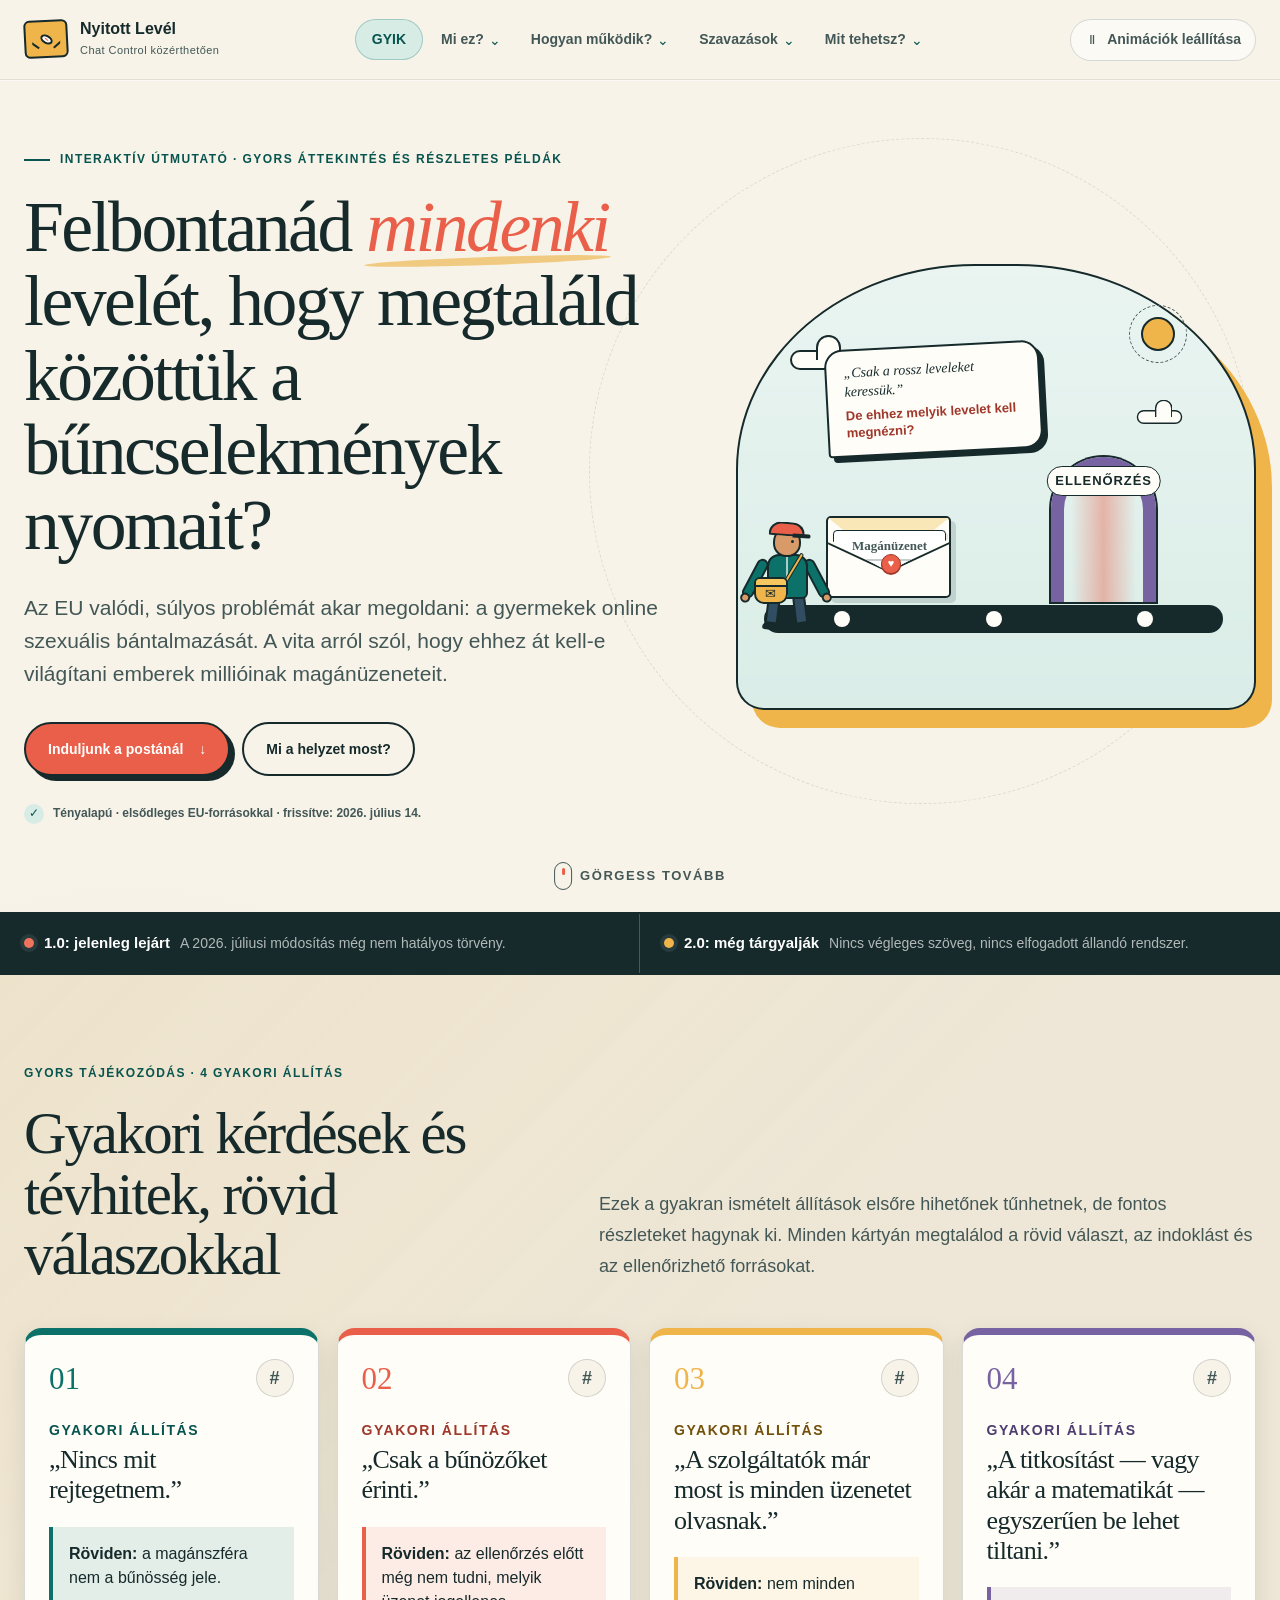
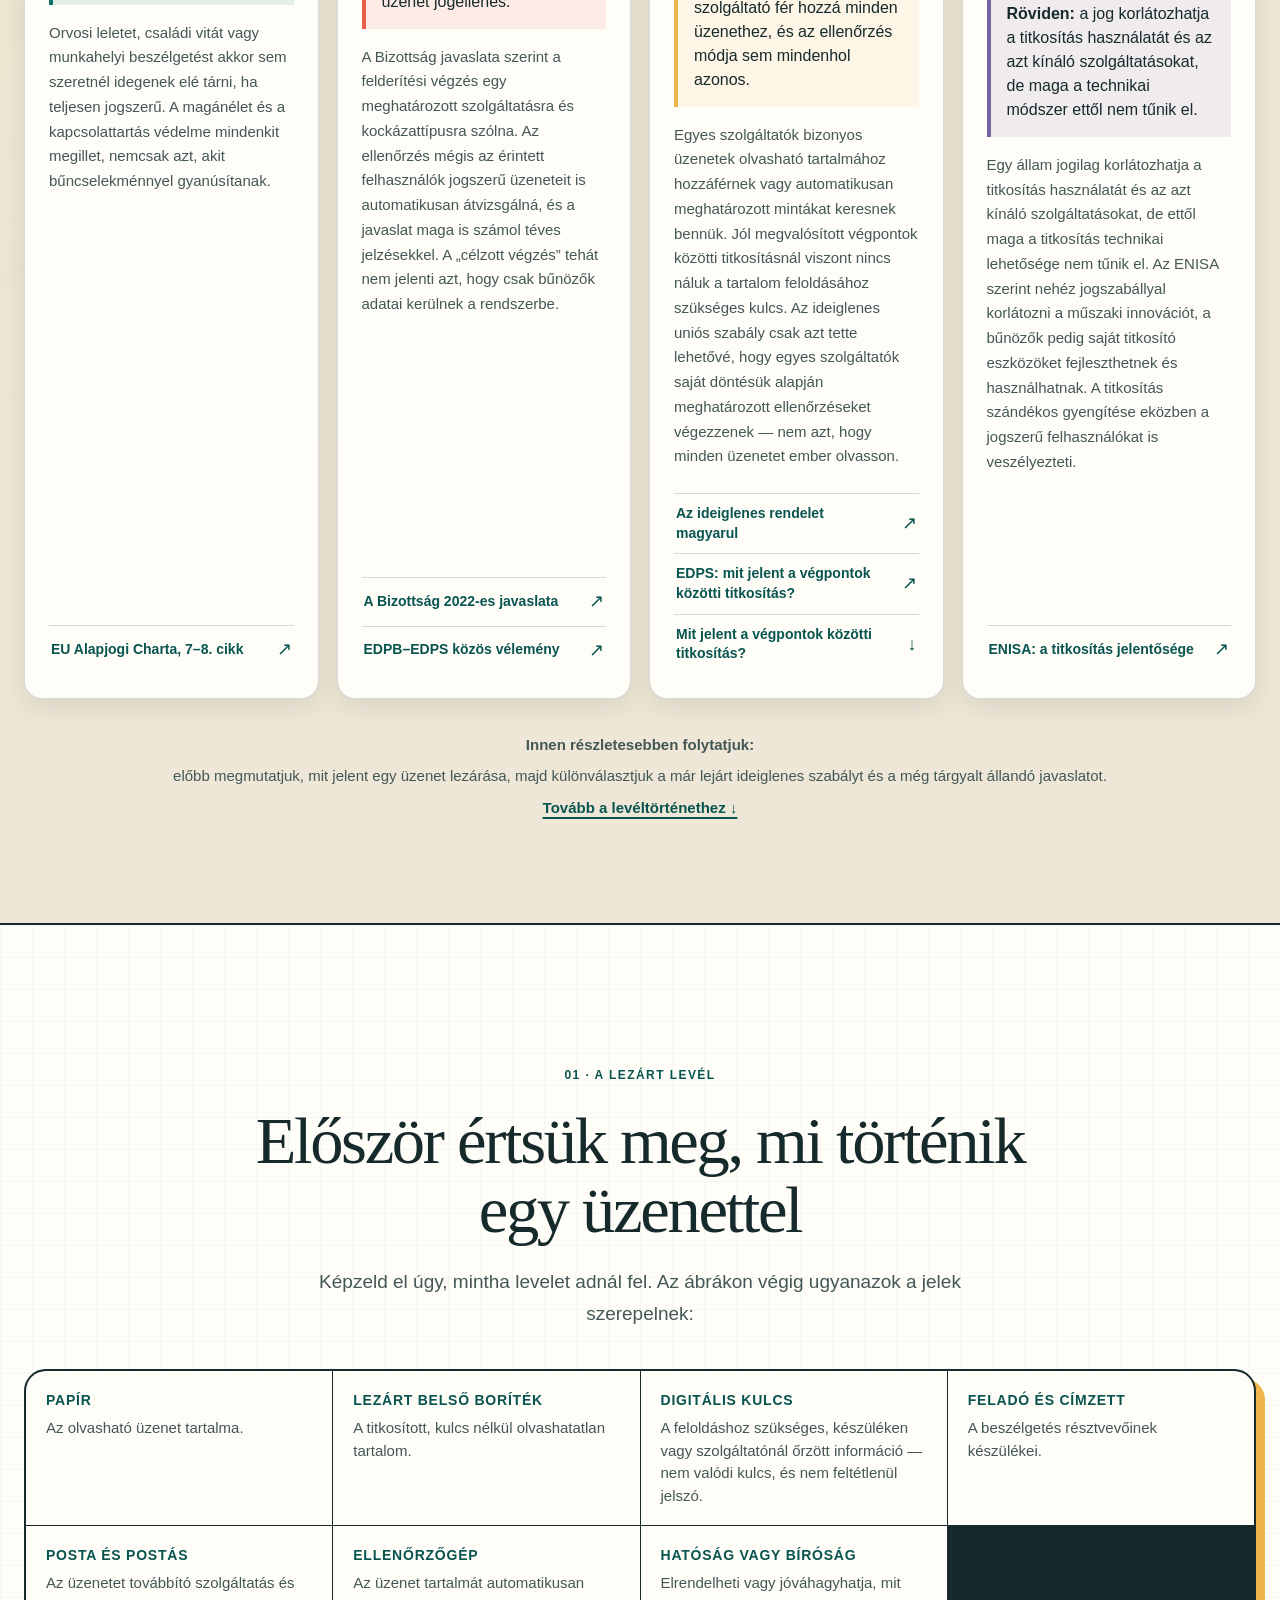
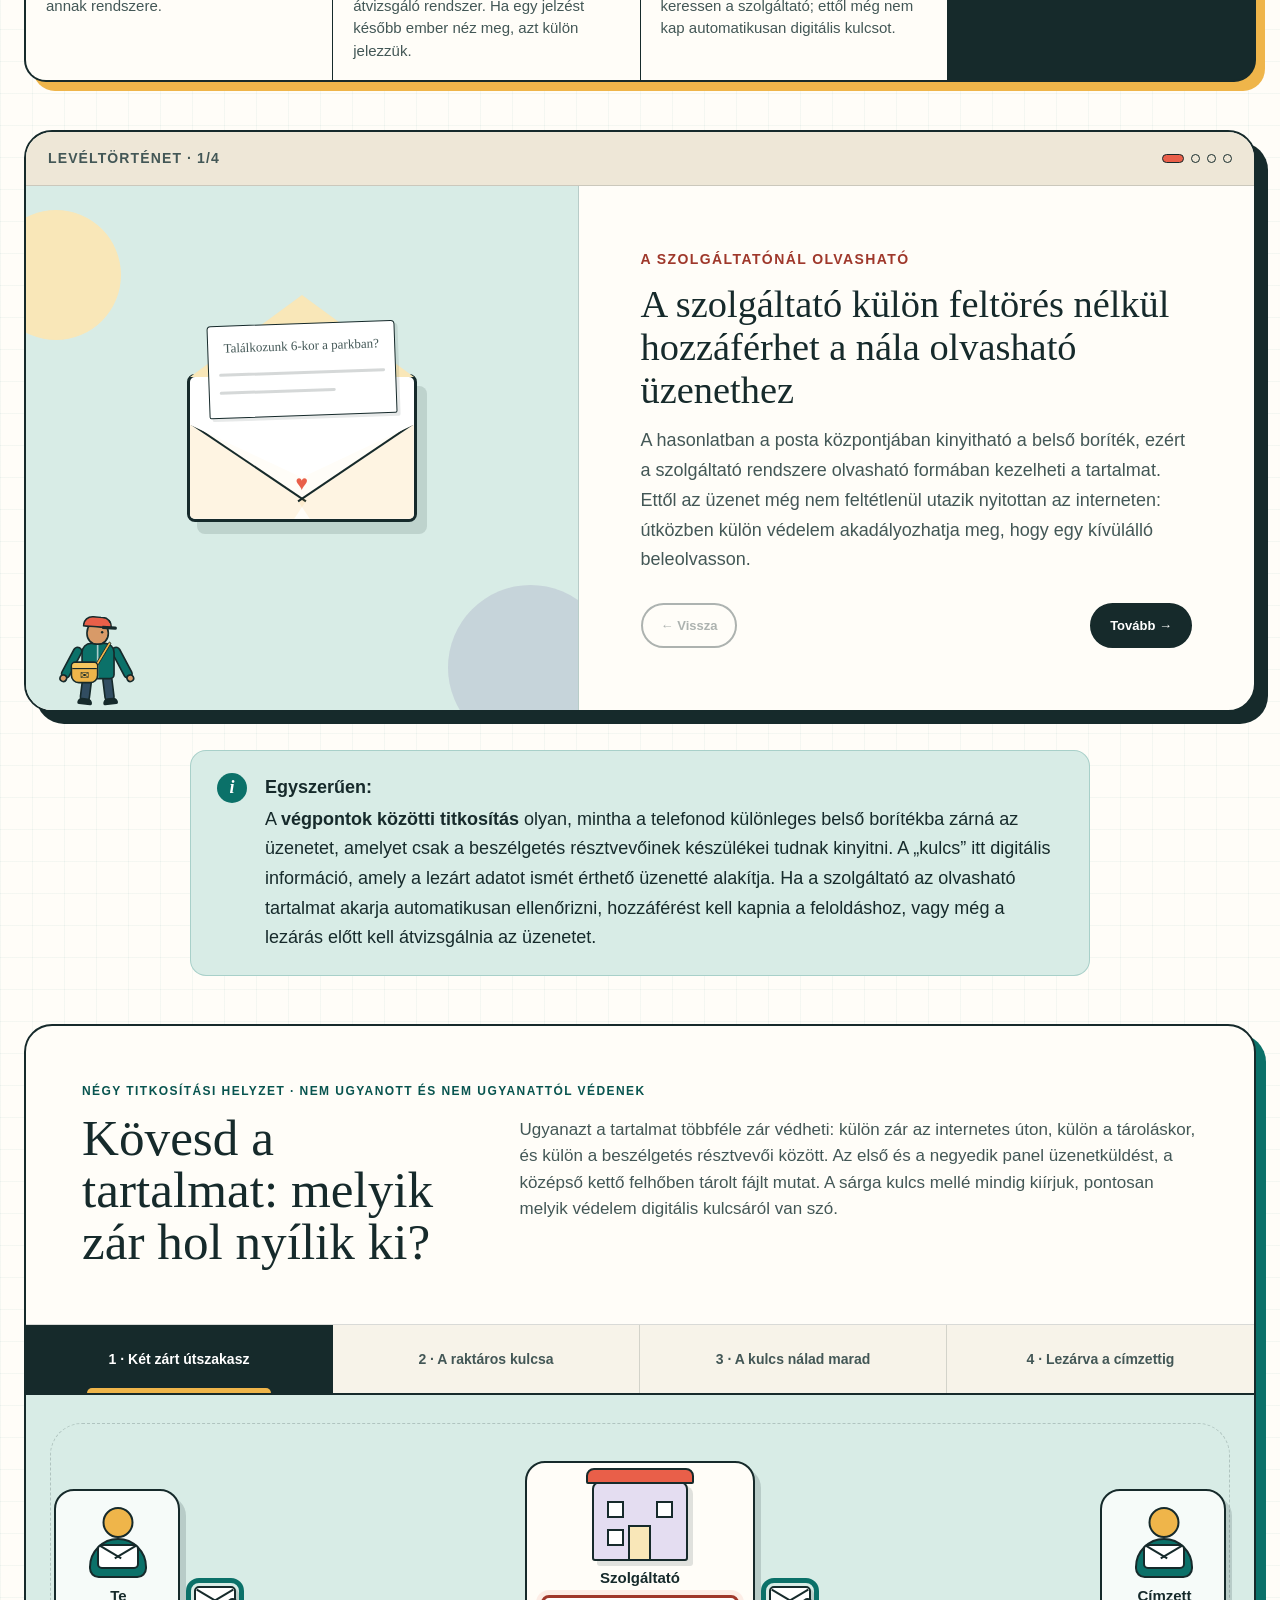
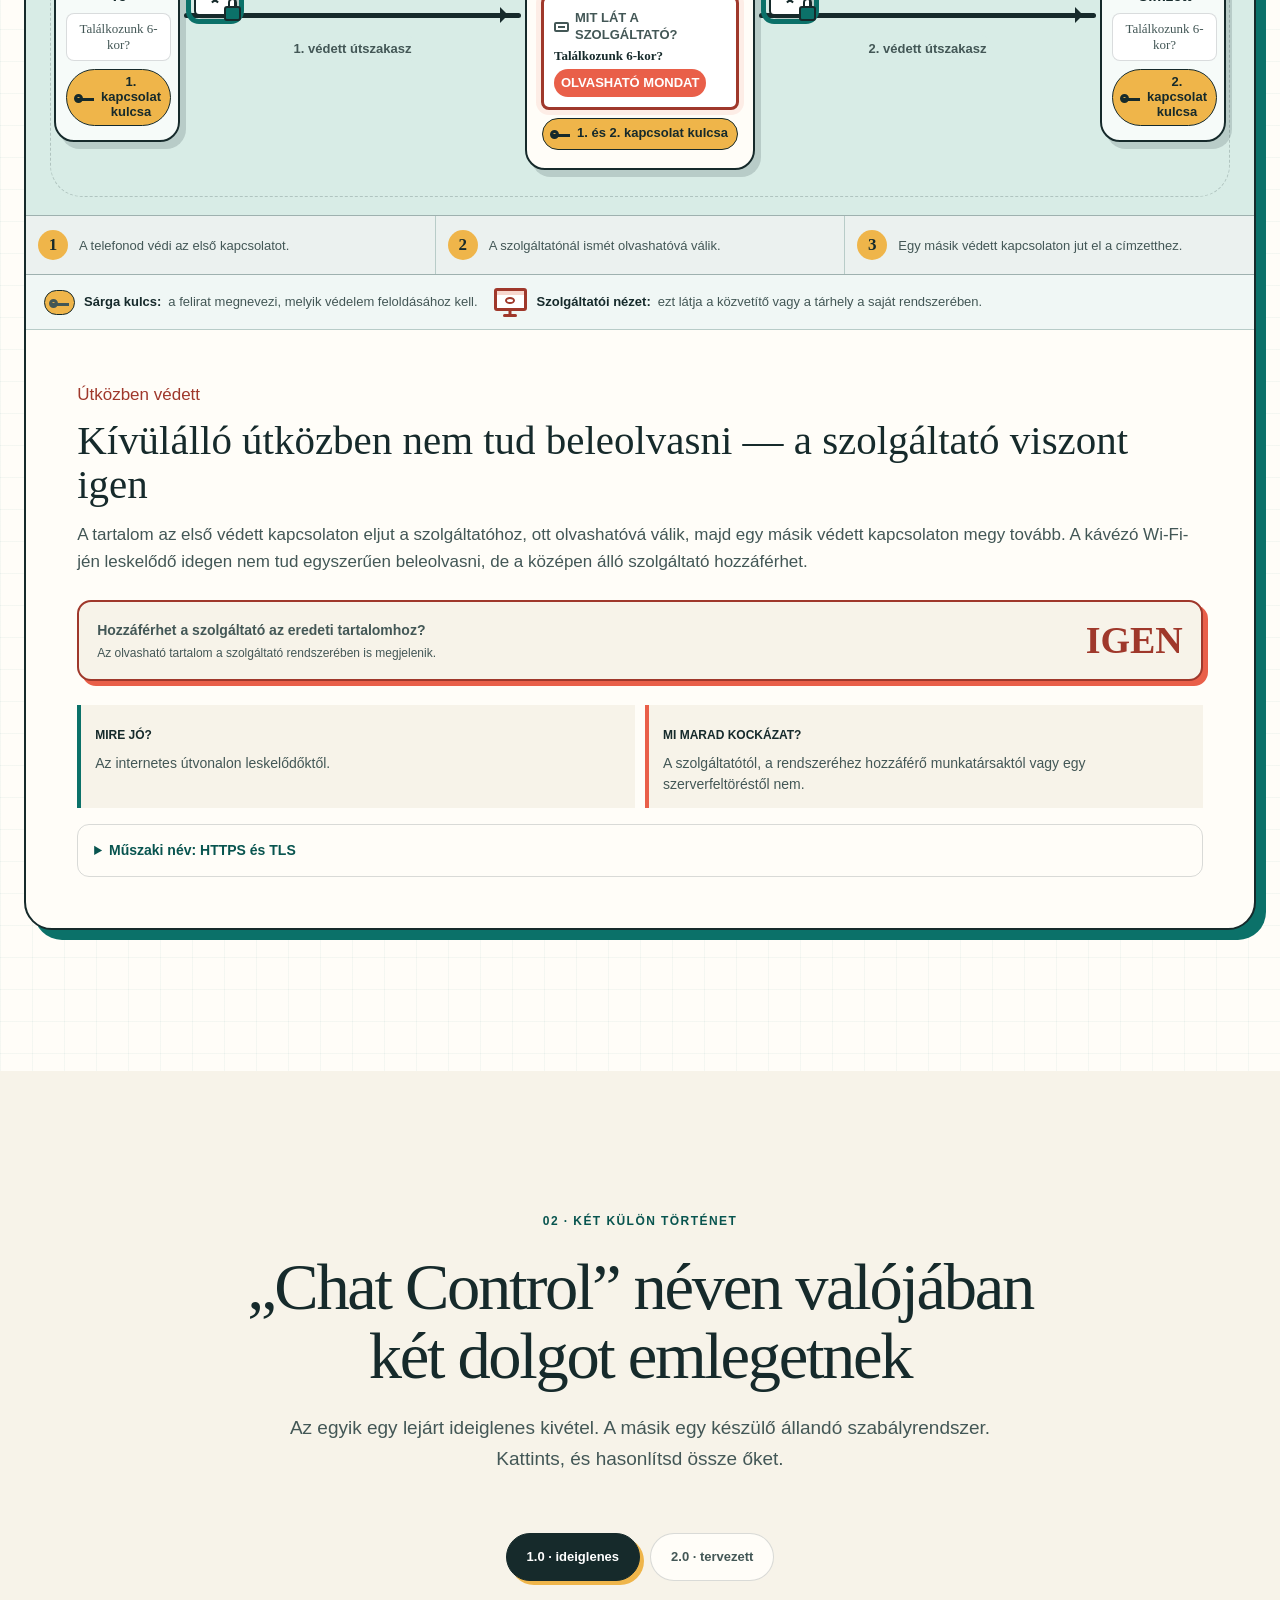
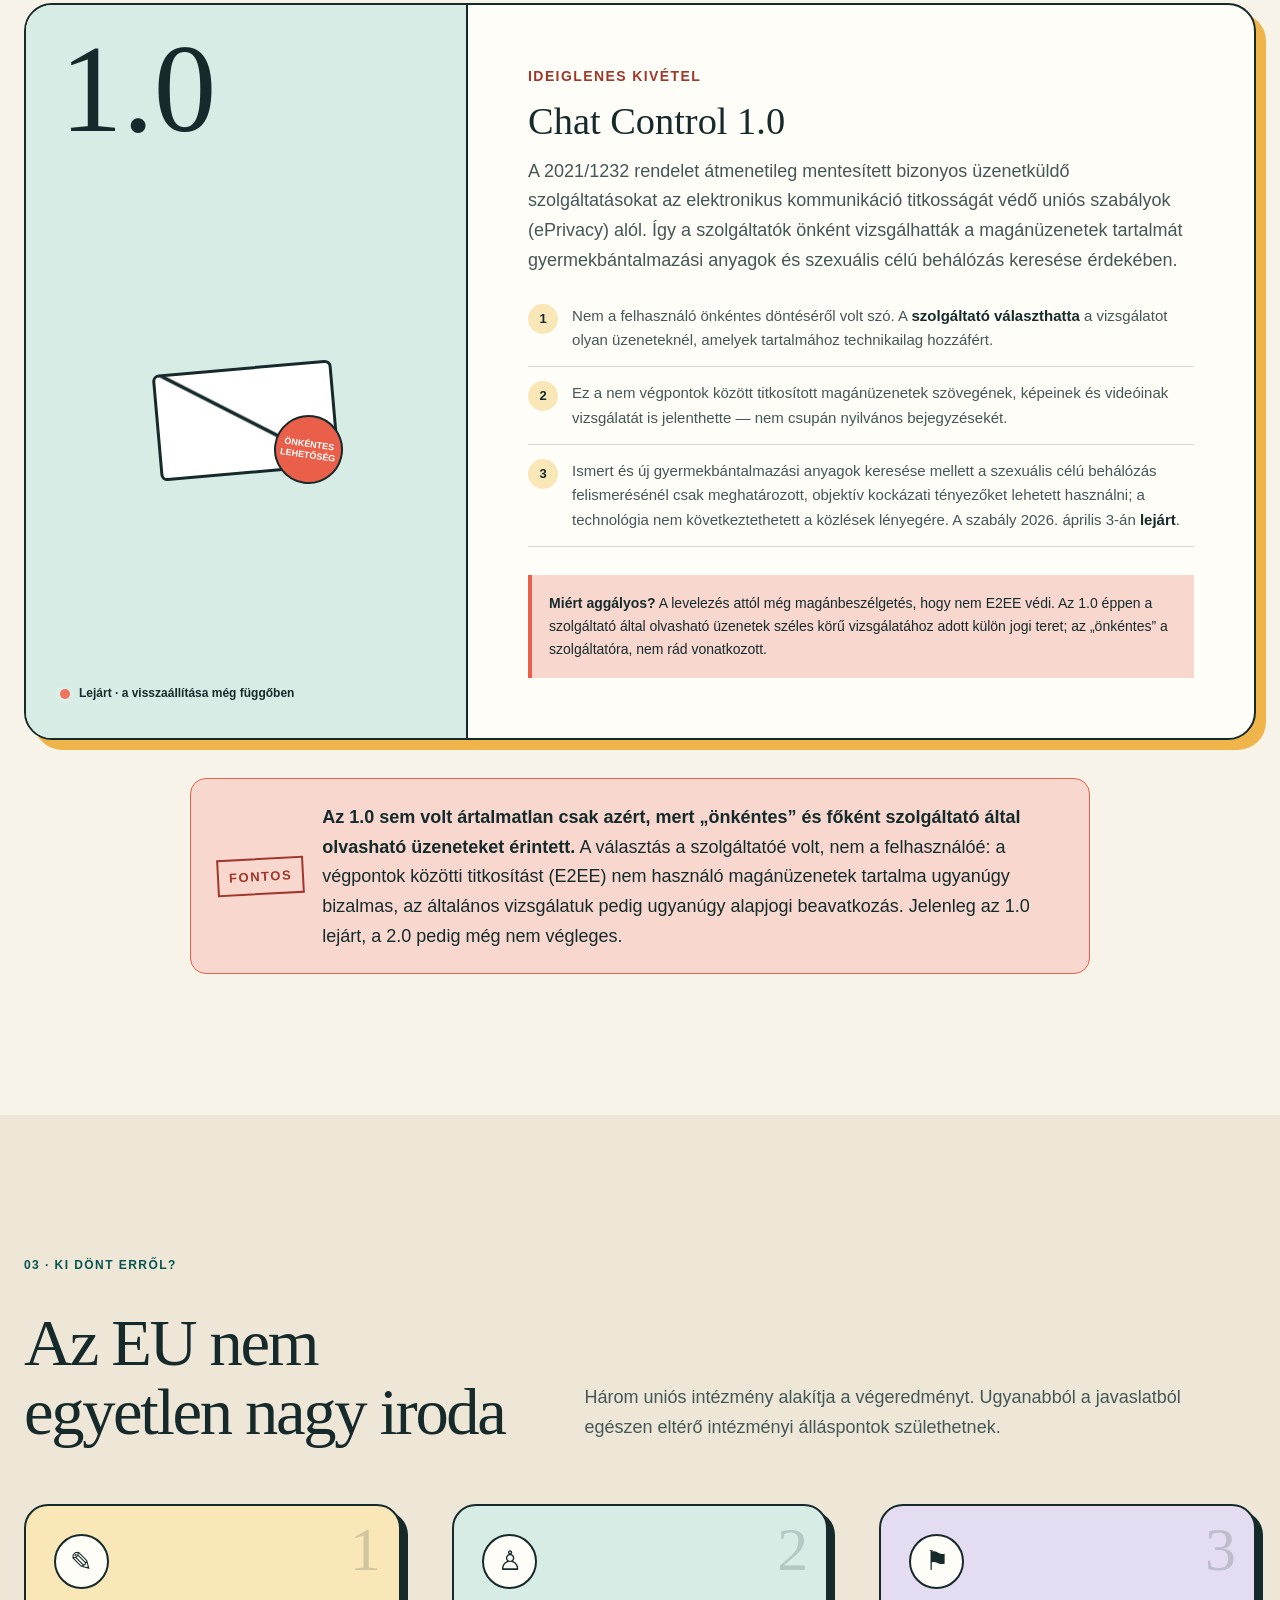
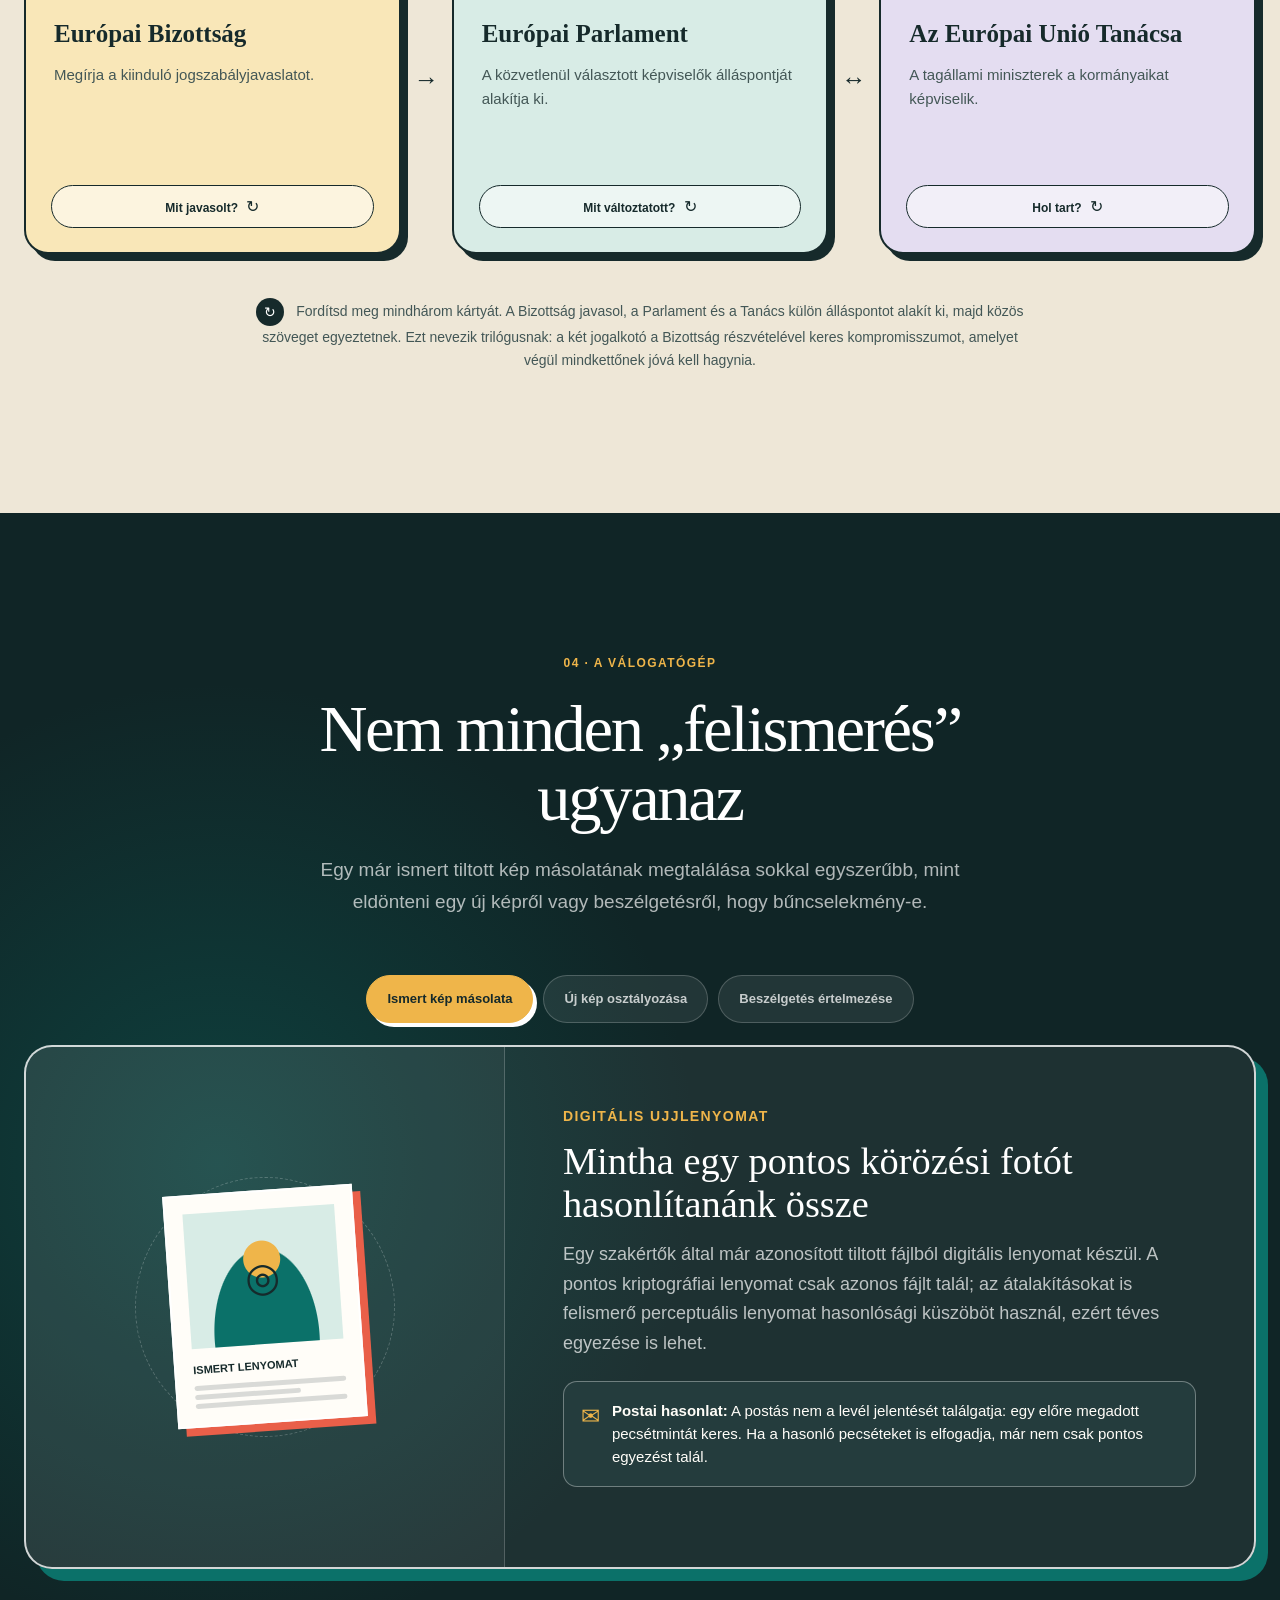
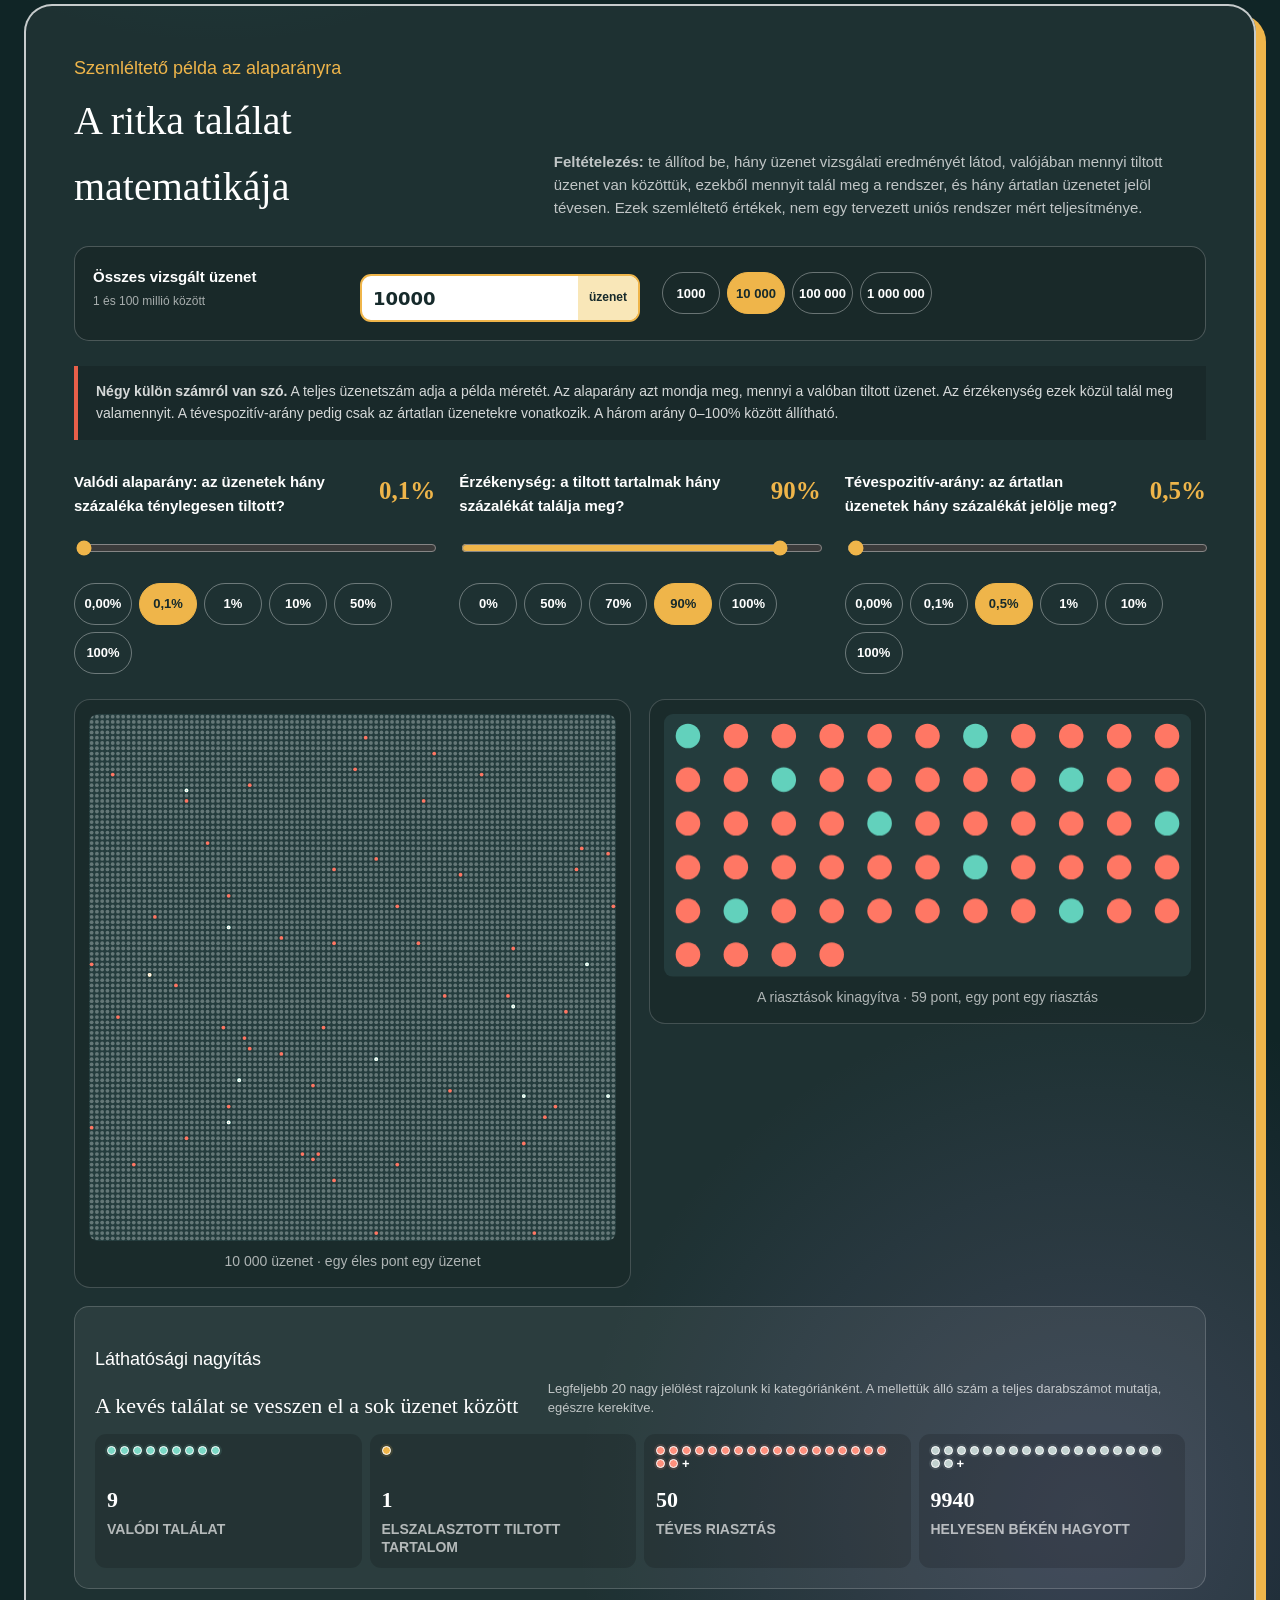
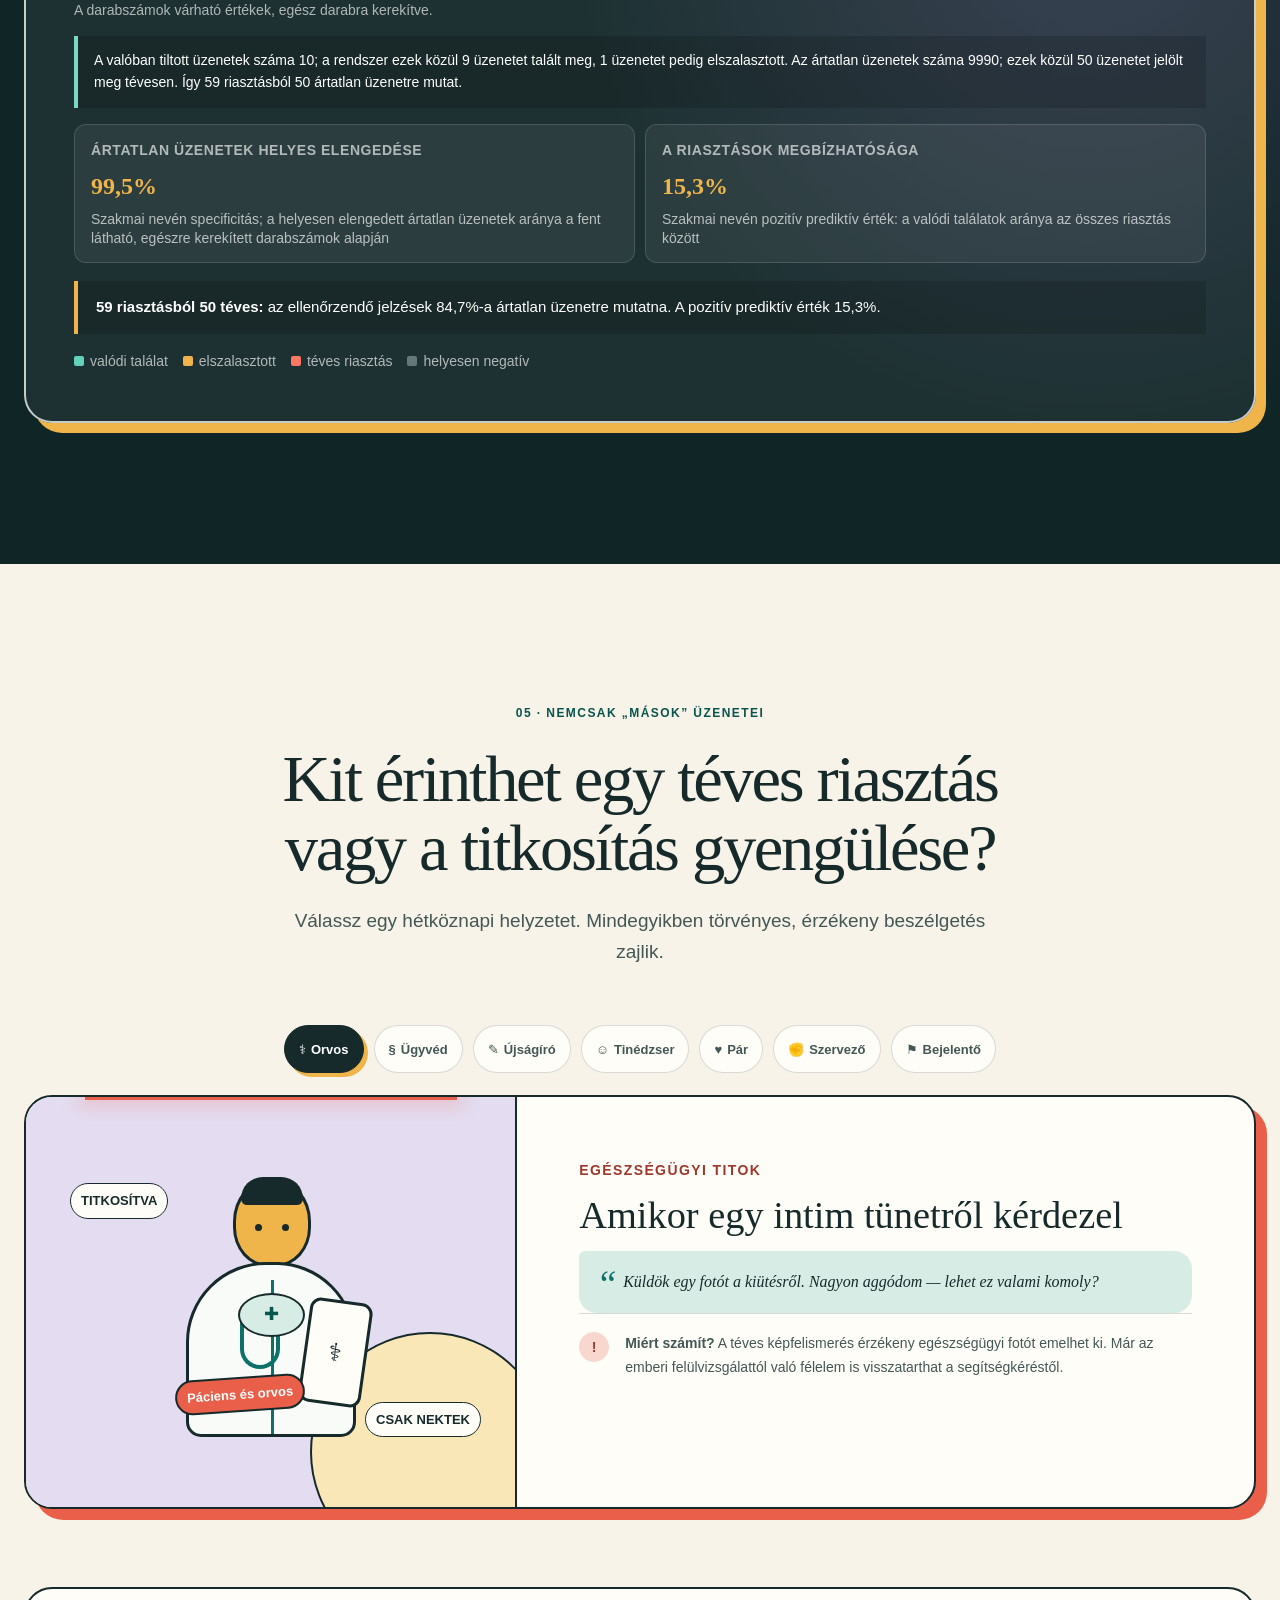
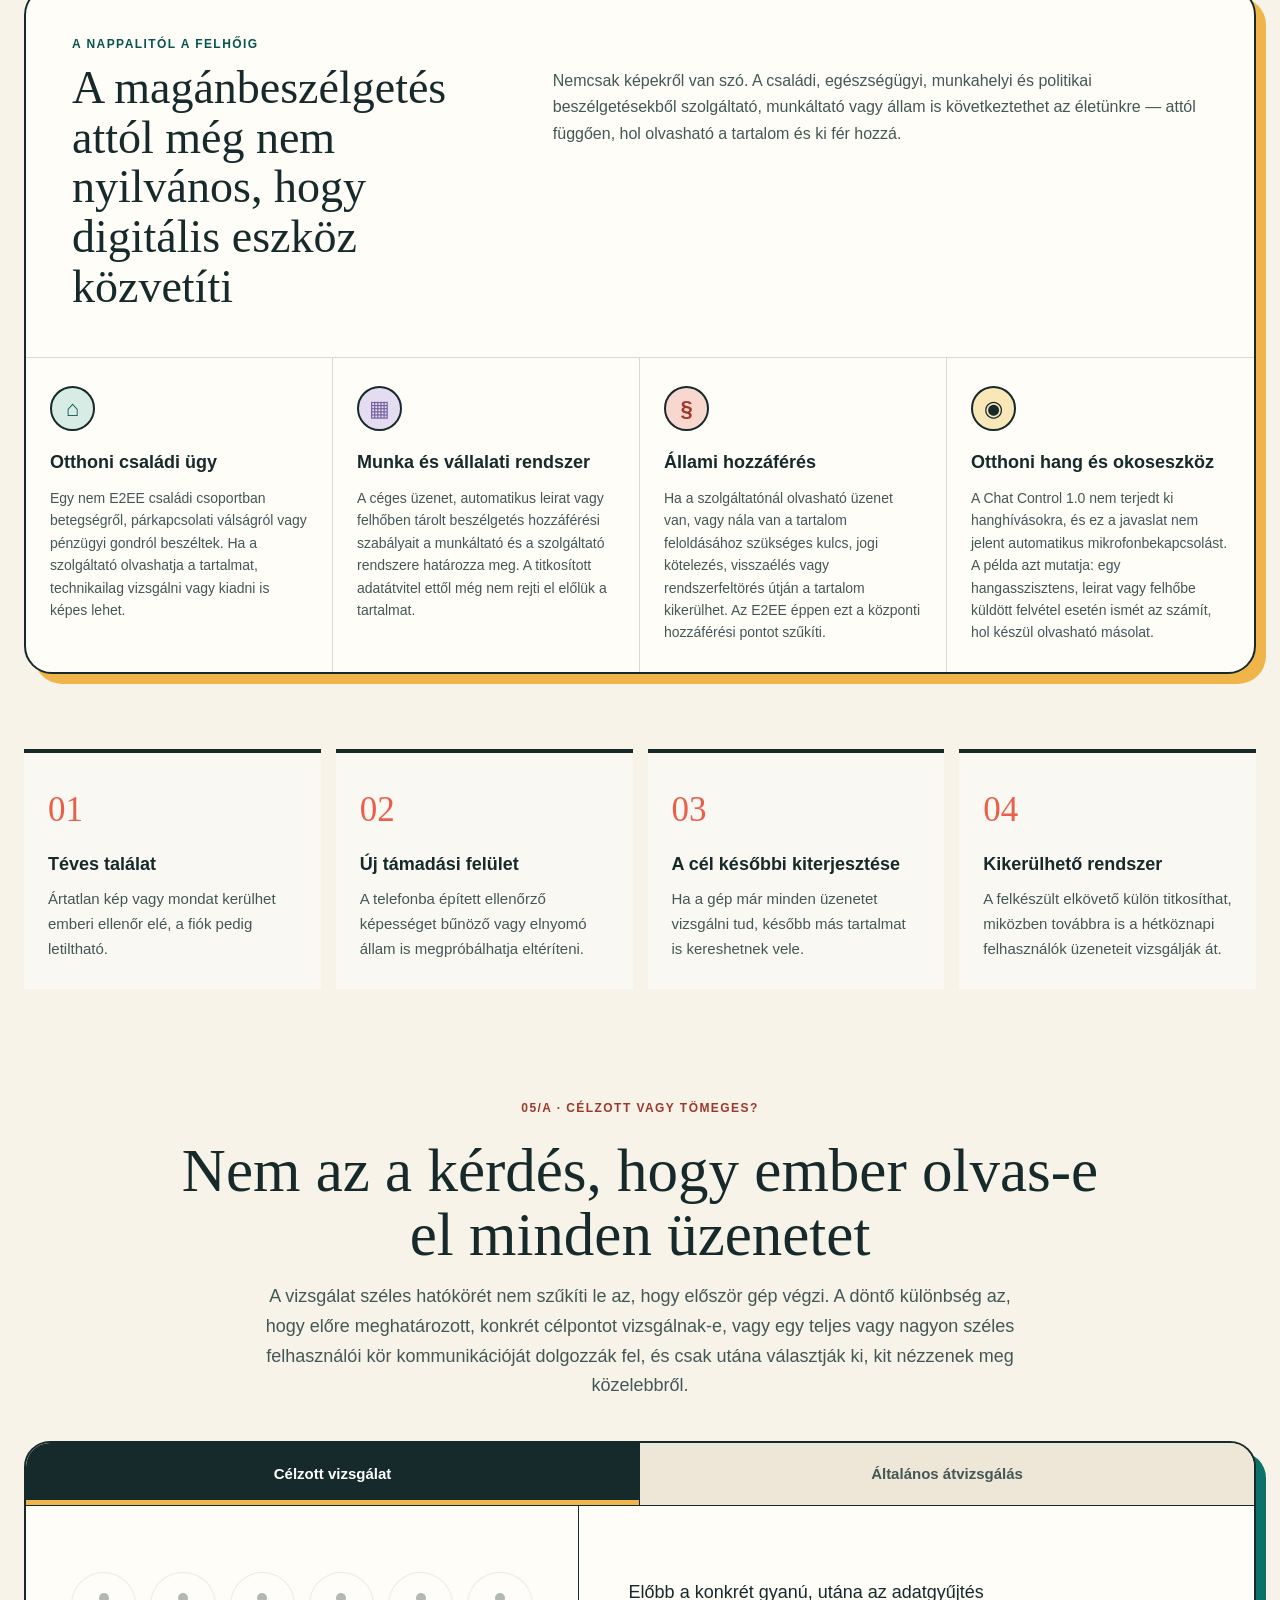
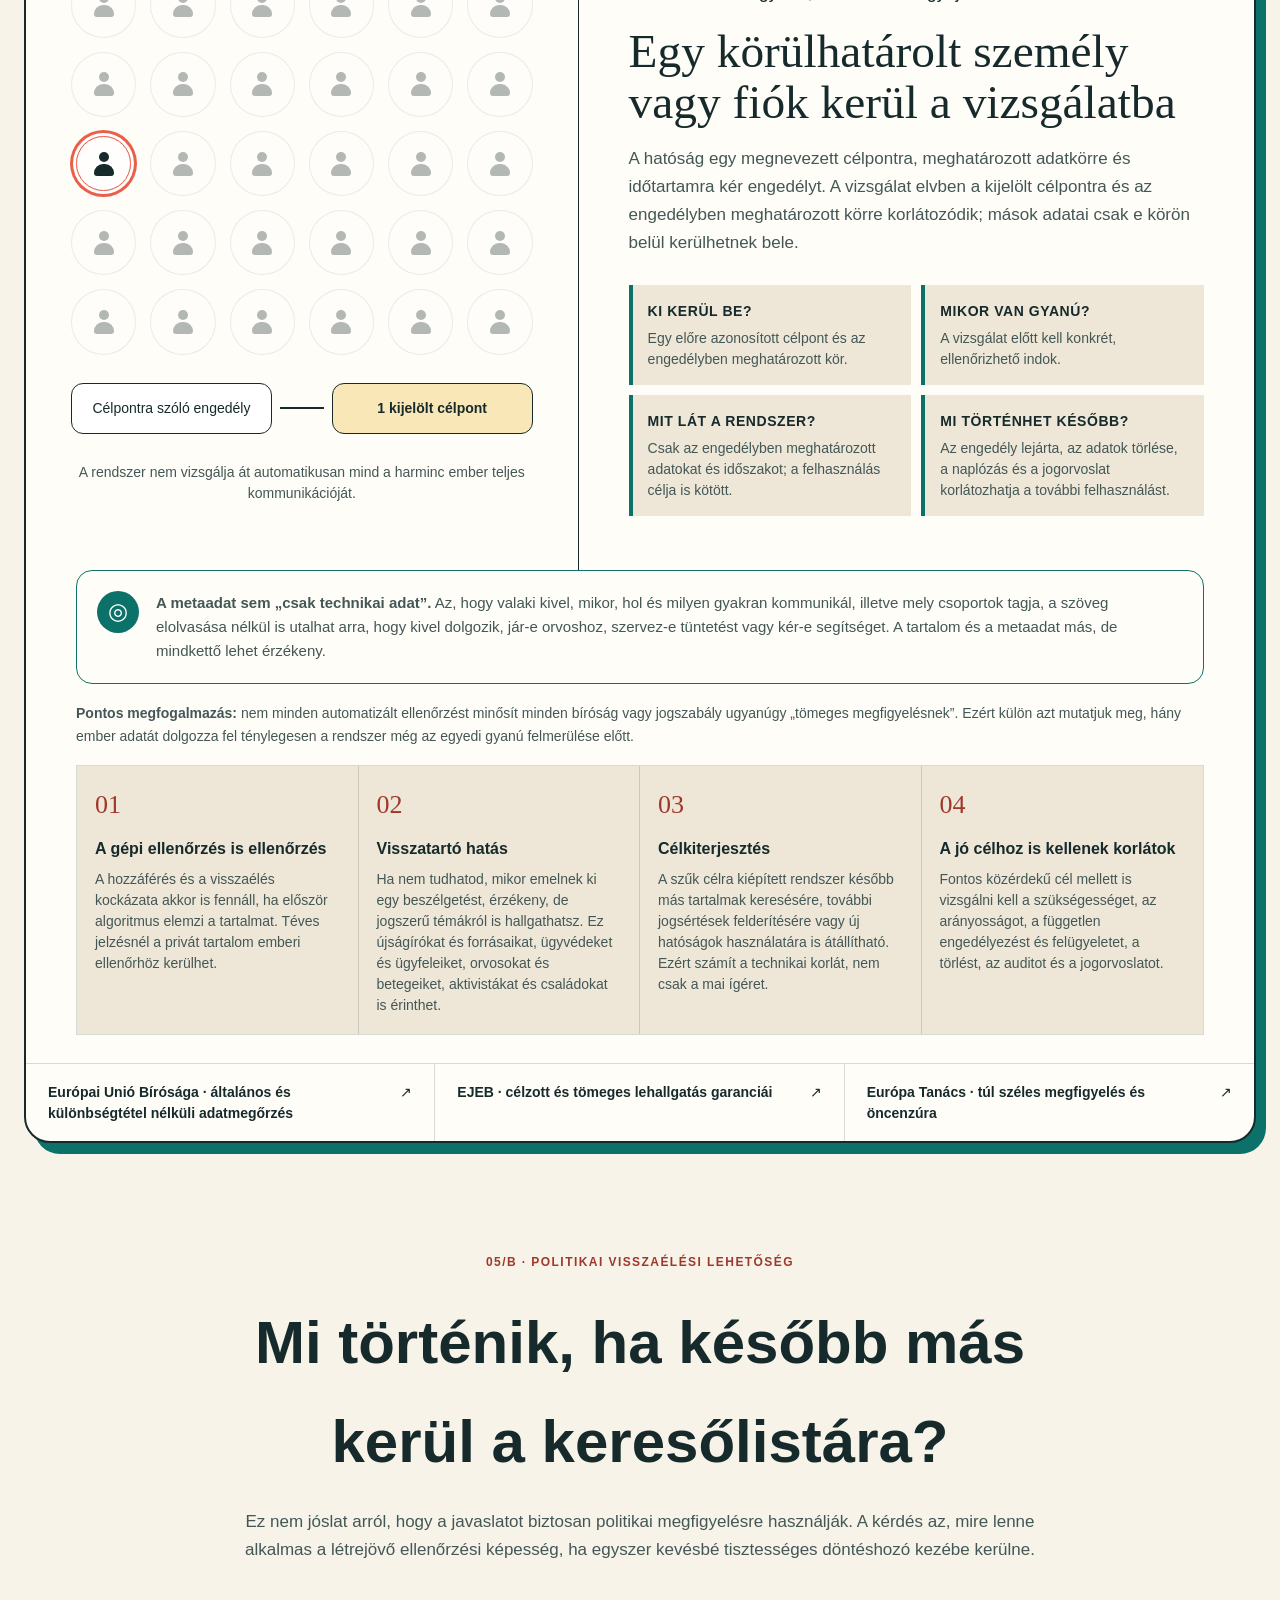
<file: acb3c2c/index.html>
<!doctype html>
<html lang="hu">
  <head>
    <meta charset="utf-8" />
    <meta name="viewport" content="width=device-width, initial-scale=1" />
    <meta name="robots" content="noindex, nofollow, noarchive" />
    <meta name="referrer" content="no-referrer" />
    <meta
      http-equiv="Content-Security-Policy"
      content="default-src 'self'; script-src 'self'; style-src 'self' 'unsafe-inline'; img-src 'self'; font-src 'none'; connect-src 'none'; media-src 'none'; object-src 'none'; base-uri 'none'; form-action 'none'; frame-src 'none'; worker-src 'none'; manifest-src 'none'"
    />
    <meta
      name="description"
      content="Közérthető, interaktív magyar útmutató az EU Chat Control 1.0 és 2.0 javaslatairól, a szavazásokról, a titkosításról és az alapjogi kockázatokról."
    />
    <meta name="theme-color" content="#f7f3e9" />
    <meta property="og:title" content="Felbontanád mindenki levelét? — Chat Control közérthetően" />
    <meta
      property="og:description"
      content="Interaktív történet arról, mit akar megoldani az EU, és milyen kockázatokkal járhat a választott eszköz."
    />
    <meta property="og:url" content="https://iplayzed.github.io/nyitottlevel.hu/" />
    <title>Felbontanád mindenki levelét? — Chat Control közérthetően</title>
    <link rel="canonical" href="https://iplayzed.github.io/nyitottlevel.hu/" />
    <link rel="icon" href="favicon.svg" type="image/svg+xml" />
    <link rel="stylesheet" href="styles.css" />
    <script src="vote-data.js" defer></script>
    <script src="quiz-data.js" defer></script>
    <script src="app.js" defer></script>
  </head>
  <body>
    <a class="skip-link" href="#tartalom">Ugrás a tartalomhoz</a>

    <div class="reading-progress" aria-hidden="true">
      <span id="readingProgress"></span>
    </div>

    <header class="site-header" id="top">
      <a class="brand" href="#top" aria-label="Vissza az oldal tetejére">
        <span class="brand-mark" aria-hidden="true">
          <span class="brand-envelope"></span>
          <span class="brand-eye"></span>
        </span>
        <span>
          <strong>Nyitott Levél</strong>
          <small>Chat Control közérthetően</small>
        </span>
      </a>

      <nav class="desktop-nav" aria-label="Fő navigáció">
        <a class="nav-direct" href="#gyakori-tevhitek">GYIK</a>
        <div class="nav-group">
          <a href="#mi-ez">Mi ez?<span class="nav-chevron" aria-hidden="true">⌄</span></a>
          <div class="nav-submenu" aria-label="Mi ez? alcímek">
            <a href="#posta">Levéltörténet</a>
            <a href="#mi-ez">Az 1.0 és a 2.0</a>
            <a href="#intezmenyek">Ki dönt erről?</a>
          </div>
        </div>
        <div class="nav-group">
          <a href="#hogyan-mukodik">Hogyan működik?<span class="nav-chevron" aria-hidden="true">⌄</span></a>
          <div class="nav-submenu" aria-label="Hogyan működik? alcímek">
            <a href="#hogyan-mukodik">Felismerési módok</a>
            <a href="#kockazatok">Kinek árthat?</a>
            <a href="#tomeges-megfigyeles">Tömeges megfigyelés</a>
            <a href="#visszaeles">Visszaélési lehetőségek</a>
          </div>
        </div>
        <div class="nav-group">
          <a href="#szavazas">Szavazások<span class="nav-chevron" aria-hidden="true">⌄</span></a>
          <div class="nav-submenu" aria-label="Szavazások alcímek">
            <a href="#szavazas">Időrend és szavazatok</a>
            <a href="#merleg">Az érvek mérlege</a>
          </div>
        </div>
        <div class="nav-group">
          <a href="#mit-tehetsz">Mit tehetsz?<span class="nav-chevron" aria-hidden="true">⌄</span></a>
          <div class="nav-submenu nav-submenu--right" aria-label="Mit tehetsz? alcímek">
            <a href="#mit-tehetsz">Cselekvési lehetőségek</a>
            <a href="#kapcsolodas">Szervezetek és közösségek</a>
            <a href="#forrasok">Források</a>
          </div>
        </div>
      </nav>

      <div class="header-actions">
        <button class="quiet-button" id="motionToggle" type="button" aria-pressed="false">
          <span class="motion-icon" aria-hidden="true">Ⅱ</span>
          <span class="button-label">Animációk leállítása</span>
        </button>
        <button class="menu-button" id="menuButton" type="button" aria-expanded="false" aria-controls="mobileNav">
          <span></span><span></span><span></span>
          <span class="sr-only">Menü megnyitása</span>
        </button>
      </div>
    </header>

    <nav class="mobile-nav" id="mobileNav" aria-label="Mobil navigáció" hidden>
      <a class="mobile-nav__shortcut" href="#gyakori-tevhitek"><strong>GYIK</strong><span>Kérdések és tévhitek, röviden</span></a>
      <div class="mobile-nav__group">
        <a class="mobile-nav__parent" href="#mi-ez">Mi ez?</a>
        <a href="#posta">Levéltörténet</a><a href="#mi-ez">Az 1.0 és a 2.0</a><a href="#intezmenyek">Ki dönt erről?</a>
      </div>
      <div class="mobile-nav__group">
        <a class="mobile-nav__parent" href="#hogyan-mukodik">Hogyan működik?</a>
        <a href="#hogyan-mukodik">Felismerési módok</a><a href="#kockazatok">Kinek árthat?</a><a href="#tomeges-megfigyeles">Tömeges megfigyelés</a><a href="#visszaeles">Visszaélési lehetőségek</a>
      </div>
      <div class="mobile-nav__group">
        <a class="mobile-nav__parent" href="#szavazas">Szavazások</a>
        <a href="#szavazas">Időrend és szavazatok</a><a href="#merleg">Az érvek mérlege</a>
      </div>
      <div class="mobile-nav__group">
        <a class="mobile-nav__parent" href="#mit-tehetsz">Mit tehetsz?</a>
        <a href="#mit-tehetsz">Cselekvési lehetőségek</a><a href="#kapcsolodas">Szervezetek és közösségek</a><a href="#forrasok">Források</a>
      </div>
    </nav>

    <main id="tartalom">
      <section class="hero story-section" data-chapter="0" aria-labelledby="hero-title">
        <div class="hero-copy reveal">
          <p class="eyebrow"><span></span> Interaktív útmutató · gyors áttekintés és részletes példák</p>
          <h1 id="hero-title">Felbontanád <em>mindenki</em> levelét, hogy megtaláld közöttük a bűncselekmények nyomait?</h1>
          <p class="hero-lead">
            Az EU valódi, súlyos problémát akar megoldani: a gyermekek online szexuális bántalmazását.
            A vita arról szól, hogy ehhez át kell-e világítani emberek millióinak magánüzeneteit.
          </p>
          <div class="hero-actions">
            <a class="primary-button" href="#posta">
              Induljunk a postánál
              <span aria-hidden="true">↓</span>
            </a>
            <button class="secondary-button" type="button" data-open-status>
              Mi a helyzet most?
            </button>
          </div>
          <p class="trust-note">
            <span aria-hidden="true">✓</span>
            Tényalapú · elsődleges EU-forrásokkal · frissítve: 2026. július 14.
          </p>
        </div>

        <div class="hero-visual reveal" aria-label="Animált illusztráció egy lezárt levélről és egy átvilágító kapuról">
          <div class="post-office" aria-hidden="true">
            <div class="sun-orbit"><span></span></div>
            <div class="cloud cloud-one"></div>
            <div class="cloud cloud-two"></div>
            <div class="scanner-gate">
              <span class="scanner-light"></span>
              <span class="scanner-label">ELLENŐRZÉS</span>
            </div>
            <div class="moving-letter">
              <span class="letter-sheet"><b>Magánüzenet</b><i></i><i></i></span>
              <span class="letter-flap"></span>
              <span class="letter-pocket"></span>
              <span class="letter-heart">♥</span>
            </div>
            <div class="postman hero-postman" aria-hidden="true">
              <span class="postman-head"></span><span class="postman-cap"></span><span class="postman-body"></span>
              <span class="postman-strap"></span>
              <span class="postman-arm postman-arm--front"><i class="postman-hand"></i></span><span class="postman-arm postman-arm--back"><i class="postman-hand"></i></span>
              <span class="postman-leg postman-leg--front"></span><span class="postman-leg postman-leg--back"></span>
              <span class="postman-bag postman-satchel"></span>
            </div>
            <div class="belt"><span></span><span></span><span></span></div>
            <div class="speech-cloud">
              „Csak a rossz leveleket keressük.”
              <small>De ehhez melyik levelet kell megnézni?</small>
            </div>
          </div>
        </div>

        <div class="scroll-cue" aria-hidden="true"><span></span> Görgess tovább</div>
      </section>

      <section class="status-strip" aria-label="Jelenlegi jogi helyzet">
        <div>
          <span class="status-dot status-dot--off"></span>
          <strong>1.0: jelenleg lejárt</strong>
          <span>A 2026. júliusi módosítás még nem hatályos törvény.</span>
        </div>
        <div>
          <span class="status-dot status-dot--pending"></span>
          <strong>2.0: még tárgyalják</strong>
          <span>Nincs végleges szöveg, nincs elfogadott állandó rendszer.</span>
        </div>
      </section>

      <section class="misconceptions-section story-section" id="gyakori-tevhitek" aria-labelledby="misconceptions-title">
        <div class="misconceptions-heading reveal">
          <div>
            <p class="chapter-number">Gyors tájékozódás · 4 gyakori állítás</p>
            <h2 id="misconceptions-title">Gyakori kérdések és tévhitek, rövid válaszokkal</h2>
          </div>
          <p>
            Ezek a gyakran ismételt állítások elsőre hihetőnek tűnhetnek, de fontos részleteket hagynak ki.
            Minden kártyán megtalálod a rövid választ, az indoklást és az ellenőrizhető forrásokat.
          </p>
        </div>

        <div class="misconception-grid">
          <article class="misconception-card misconception-card--privacy reveal" id="nincs-mit-rejtegetnem">
            <header>
              <span class="misconception-number" aria-hidden="true">01</span>
              <a class="section-anchor" href="#nincs-mit-rejtegetnem" aria-label="A Nincs mit rejtegetnem állítás közvetlen hivatkozása">#</a>
            </header>
            <p class="misconception-label">Gyakori állítás</p>
            <h3>„Nincs mit rejtegetnem.”</h3>
            <p class="misconception-answer"><strong>Röviden:</strong> a magánszféra nem a bűnösség jele.</p>
            <p>
              Orvosi leletet, családi vitát vagy munkahelyi beszélgetést akkor sem szeretnél idegenek elé tárni,
              ha teljesen jogszerű. A magánélet és a kapcsolattartás védelme mindenkit megillet, nemcsak azt, akit
              bűncselekménnyel gyanúsítanak.
            </p>
            <div class="misconception-sources">
              <a href="https://eur-lex.europa.eu/legal-content/HU/TXT/?uri=CELEX:12016P/TXT" target="_blank" rel="noopener noreferrer">EU Alapjogi Charta, 7–8. cikk <span aria-hidden="true">↗</span></a>
            </div>
          </article>

          <article class="misconception-card misconception-card--scope reveal" id="csak-bunozoket-erint">
            <header>
              <span class="misconception-number" aria-hidden="true">02</span>
              <a class="section-anchor" href="#csak-bunozoket-erint" aria-label="A Csak a bűnözőket érinti állítás közvetlen hivatkozása">#</a>
            </header>
            <p class="misconception-label">Gyakori állítás</p>
            <h3>„Csak a bűnözőket érinti.”</h3>
            <p class="misconception-answer"><strong>Röviden:</strong> az ellenőrzés előtt még nem tudni, melyik üzenet jogellenes.</p>
            <p>
              A Bizottság javaslata szerint a felderítési végzés egy meghatározott szolgáltatásra és
              kockázattípusra szólna. Az ellenőrzés mégis az érintett felhasználók jogszerű üzeneteit is
              automatikusan átvizsgálná, és a javaslat maga is számol téves jelzésekkel. A „célzott végzés” tehát
              nem jelenti azt, hogy csak bűnözők adatai kerülnek a rendszerbe.
            </p>
            <div class="misconception-sources">
              <a href="https://eur-lex.europa.eu/legal-content/HU/TXT/?uri=CELEX:52022PC0209" target="_blank" rel="noopener noreferrer">A Bizottság 2022-es javaslata <span aria-hidden="true">↗</span></a>
              <a href="https://www.edpb.europa.eu/documents/legislative-opinion/edpb-edps-joint-opinion-042022-on-the-proposal-for-a-regulation-of_en" target="_blank" rel="noopener noreferrer">EDPB–EDPS közös vélemény <span aria-hidden="true">↗</span></a>
            </div>
          </article>

          <article class="misconception-card misconception-card--provider reveal" id="minden-uzenetet-olvasnak">
            <header>
              <span class="misconception-number" aria-hidden="true">03</span>
              <a class="section-anchor" href="#minden-uzenetet-olvasnak" aria-label="A Szolgáltatók minden üzenetet olvasnak állítás közvetlen hivatkozása">#</a>
            </header>
            <p class="misconception-label">Gyakori állítás</p>
            <h3>„A szolgáltatók már most is minden üzenetet olvasnak.”</h3>
            <p class="misconception-answer"><strong>Röviden:</strong> nem minden szolgáltató fér hozzá minden üzenethez, és az ellenőrzés módja sem mindenhol azonos.</p>
            <p>
              Egyes szolgáltatók bizonyos üzenetek olvasható tartalmához hozzáférnek vagy automatikusan
              meghatározott mintákat keresnek bennük. Jól megvalósított végpontok közötti titkosításnál viszont
              nincs náluk a tartalom feloldásához szükséges kulcs. Az ideiglenes uniós szabály csak azt tette
              lehetővé, hogy egyes szolgáltatók saját döntésük alapján meghatározott ellenőrzéseket végezzenek —
              nem azt, hogy minden üzenetet ember olvasson.
            </p>
            <div class="misconception-sources">
              <a href="https://eur-lex.europa.eu/legal-content/HU/TXT/?uri=CELEX:32021R1232" target="_blank" rel="noopener noreferrer">Az ideiglenes rendelet magyarul <span aria-hidden="true">↗</span></a>
              <a href="https://www.edps.europa.eu/data-protection/our-work/subjects/encryption_en" target="_blank" rel="noopener noreferrer">EDPS: mit jelent a végpontok közötti titkosítás? <span aria-hidden="true">↗</span></a>
              <a href="#posta">Mit jelent a végpontok közötti titkosítás? <span aria-hidden="true">↓</span></a>
            </div>
          </article>

          <article class="misconception-card misconception-card--math reveal" id="titkositas-betiltasa">
            <header>
              <span class="misconception-number" aria-hidden="true">04</span>
              <a class="section-anchor" href="#titkositas-betiltasa" aria-label="A Titkosítás betiltása állítás közvetlen hivatkozása">#</a>
            </header>
            <p class="misconception-label">Gyakori állítás</p>
            <h3>„A titkosítást — vagy akár a matematikát — egyszerűen be lehet tiltani.”</h3>
            <p class="misconception-answer"><strong>Röviden:</strong> a jog korlátozhatja a titkosítás használatát és az azt kínáló szolgáltatásokat, de maga a technikai módszer ettől nem tűnik el.</p>
            <p>
              Egy állam jogilag korlátozhatja a titkosítás használatát és az azt kínáló szolgáltatásokat, de ettől
              maga a titkosítás technikai lehetősége nem tűnik el. Az ENISA szerint nehéz jogszabállyal korlátozni
              a műszaki innovációt, a bűnözők pedig saját titkosító eszközöket fejleszthetnek és használhatnak. A
              titkosítás szándékos gyengítése eközben a jogszerű felhasználókat is veszélyezteti.
            </p>
            <div class="misconception-sources">
              <a href="https://www.enisa.europa.eu/news/enisa-news/the-importance-of-cryptography-for-the-digital-society" target="_blank" rel="noopener noreferrer">ENISA: a titkosítás jelentősége <span aria-hidden="true">↗</span></a>
            </div>
          </article>
        </div>

        <p class="misconceptions-next reveal">
          <strong>Innen részletesebben folytatjuk:</strong> előbb megmutatjuk, mit jelent egy üzenet lezárása,
          majd különválasztjuk a már lejárt ideiglenes szabályt és a még tárgyalt állandó javaslatot.
          <a href="#posta">Tovább a levéltörténethez <span aria-hidden="true">↓</span></a>
        </p>
      </section>

      <section class="chapter story-section paper-section" id="posta" data-chapter="1" aria-labelledby="posta-title">
        <div class="chapter-heading reveal">
          <p class="chapter-number">01 · A lezárt levél</p>
          <h2 id="posta-title">Először értsük meg, mi történik egy üzenettel</h2>
          <p>
            Képzeld el úgy, mintha levelet adnál fel. Az ábrákon végig ugyanazok a jelek szerepelnek:
          </p>
        </div>

        <dl class="postal-map reveal" aria-label="A levélhasonlat jelmagyarázata">
          <div><dt>Papír</dt><dd>Az olvasható üzenet tartalma.</dd></div>
          <div><dt>Lezárt belső boríték</dt><dd>A titkosított, kulcs nélkül olvashatatlan tartalom.</dd></div>
          <div><dt>Digitális kulcs</dt><dd>A feloldáshoz szükséges, készüléken vagy szolgáltatónál őrzött információ — nem valódi kulcs, és nem feltétlenül jelszó.</dd></div>
          <div><dt>Feladó és címzett</dt><dd>A beszélgetés résztvevőinek készülékei.</dd></div>
          <div><dt>Posta és postás</dt><dd>Az üzenetet továbbító szolgáltatás és annak rendszere.</dd></div>
          <div><dt>Ellenőrzőgép</dt><dd>Az üzenet tartalmát automatikusan átvizsgáló rendszer. Ha egy jelzést később ember néz meg, azt külön jelezzük.</dd></div>
          <div><dt>Hatóság vagy bíróság</dt><dd>Elrendelheti vagy jóváhagyhatja, mit keressen a szolgáltató; ettől még nem kap automatikusan digitális kulcsot.</dd></div>
        </dl>

        <mail-story class="reveal"></mail-story>

        <aside class="plain-language reveal">
          <span class="plain-language__icon" aria-hidden="true">i</span>
          <div>
            <strong>Egyszerűen:</strong>
            <p>
              A <b>végpontok közötti titkosítás</b> olyan, mintha a telefonod különleges belső borítékba zárná
              az üzenetet, amelyet csak a beszélgetés résztvevőinek készülékei tudnak kinyitni. A „kulcs” itt
              digitális információ, amely a lezárt adatot ismét érthető üzenetté alakítja. Ha a szolgáltató az
              olvasható tartalmat akarja automatikusan ellenőrizni, hozzáférést kell kapnia a feloldáshoz, vagy
              még a lezárás előtt kell átvizsgálnia az üzenetet.
            </p>
          </div>
        </aside>

        <encryption-layers class="reveal"></encryption-layers>
      </section>

      <section class="chapter story-section" id="mi-ez" data-chapter="2" aria-labelledby="mi-ez-title">
        <div class="chapter-heading reveal">
          <p class="chapter-number">02 · Két külön történet</p>
          <h2 id="mi-ez-title">„Chat Control” néven valójában két dolgot emlegetnek</h2>
          <p>
            Az egyik egy lejárt ideiglenes kivétel. A másik egy készülő állandó szabályrendszer. Kattints, és
            hasonlítsd össze őket.
          </p>
        </div>

        <version-switcher class="reveal"></version-switcher>

        <div class="fact-callout reveal">
          <span class="fact-callout__stamp" aria-hidden="true">FONTOS</span>
          <p>
            <b>Az 1.0 sem volt ártalmatlan csak azért, mert „önkéntes” és főként szolgáltató által olvasható üzeneteket érintett.</b>
            A választás a szolgáltatóé volt, nem a felhasználóé: a végpontok közötti titkosítást (E2EE) nem használó magánüzenetek tartalma ugyanúgy bizalmas, az általános vizsgálatuk pedig ugyanúgy alapjogi beavatkozás. Jelenleg az 1.0 lejárt, a 2.0 pedig még nem végleges.
          </p>
        </div>
      </section>

      <section class="chapter story-section institution-section" id="intezmenyek" data-chapter="3" aria-labelledby="intezmenyek-title">
        <div class="chapter-heading chapter-heading--split reveal">
          <p class="chapter-number">03 · Ki dönt erről?</p>
          <h2 id="intezmenyek-title">Az EU nem egyetlen nagy iroda</h2>
          <p>Három uniós intézmény alakítja a végeredményt. Ugyanabból a javaslatból egészen eltérő intézményi álláspontok születhetnek.</p>
        </div>

        <div class="institution-path reveal" aria-label="Az uniós jogalkotás egyszerűsített útja">
          <article class="institution-card institution-card--commission" data-flip-card>
            <div class="institution-card__inner">
              <div class="institution-card__face institution-card__front">
                <span class="institution-card__number">1</span>
                <div class="institution-icon" aria-hidden="true">✎</div>
                <h3>Európai Bizottság</h3>
                <p>Megírja a kiinduló jogszabályjavaslatot.</p>
                <button type="button" data-flip aria-expanded="false">Mit javasolt? <span aria-hidden="true">↻</span></button>
              </div>
              <div class="institution-card__face institution-card__back" aria-hidden="true" inert>
                <p class="mini-label">A 2022-es javaslat</p>
                <h3>Állandó uniós keret</h3>
                <p>Kockázatértékelést, megelőzést, hatósági felderítési végzést, bejelentést és eltávolítást javasolt. A szöveg titkosított szolgáltatásokra is kiterjedhetett volna.</p>
                <button type="button" data-flip>Vissza az elejére <span aria-hidden="true">↻</span></button>
              </div>
            </div>
          </article>
          <span class="path-arrow" aria-hidden="true">→</span>
          <article class="institution-card institution-card--parliament" data-flip-card>
            <div class="institution-card__inner">
              <div class="institution-card__face institution-card__front">
                <span class="institution-card__number">2</span>
                <div class="institution-icon" aria-hidden="true">♙</div>
                <h3>Európai Parlament</h3>
                <p>A közvetlenül választott képviselők álláspontját alakítja ki.</p>
                <button type="button" data-flip aria-expanded="false">Mit változtatott? <span aria-hidden="true">↻</span></button>
              </div>
              <div class="institution-card__face institution-card__back" aria-hidden="true" inert>
                <p class="mini-label">A parlamenti álláspont</p>
                <h3>Célzottabb végzések</h3>
                <p>A Parlament erősebb titkosításvédelmet kért. 2026. július 9-én az ideiglenes szabálynál a végpontok között titkosított kommunikáció kizárását támogatta.</p>
                <button type="button" data-flip>Vissza az elejére <span aria-hidden="true">↻</span></button>
              </div>
            </div>
          </article>
          <span class="path-arrow" aria-hidden="true">↔</span>
          <article class="institution-card institution-card--council" data-flip-card>
            <div class="institution-card__inner">
              <div class="institution-card__face institution-card__front">
                <span class="institution-card__number">3</span>
                <div class="institution-icon" aria-hidden="true">⚑</div>
                <h3>Az Európai Unió Tanácsa</h3>
                <p>A tagállami miniszterek a kormányaikat képviselik.</p>
                <button type="button" data-flip aria-expanded="false">Hol tart? <span aria-hidden="true">↻</span></button>
              </div>
              <div class="institution-card__face institution-card__back" aria-hidden="true" inert>
                <p class="mini-label">A tagállamok álláspontja</p>
                <h3>Most közös szöveget egyeztetnek</h3>
                <p>A kormányok 2025 novemberében jutottak közös 2.0-álláspontra. A felderítési kötelezettségről még nincs teljes egyezség; az 1.0-nál reagálniuk kell a Parlament módosításaira.</p>
                <button type="button" data-flip>Vissza az elejére <span aria-hidden="true">↻</span></button>
              </div>
            </div>
          </article>
        </div>
        <p class="flip-hint reveal"><span aria-hidden="true">↻</span> Fordítsd meg mindhárom kártyát. A Bizottság javasol, a Parlament és a Tanács külön álláspontot alakít ki, majd közös szöveget egyeztetnek. Ezt nevezik trilógusnak: a két jogalkotó a Bizottság részvételével keres kompromisszumot, amelyet végül mindkettőnek jóvá kell hagynia.</p>
      </section>

      <section class="chapter story-section dark-section" id="hogyan-mukodik" data-chapter="4" aria-labelledby="hogyan-title">
        <div class="chapter-heading chapter-heading--light reveal">
          <p class="chapter-number">04 · A válogatógép</p>
          <h2 id="hogyan-title">Nem minden „felismerés” ugyanaz</h2>
          <p>
            Egy már ismert tiltott kép másolatának megtalálása sokkal egyszerűbb, mint eldönteni egy új képről vagy
            beszélgetésről, hogy bűncselekmény-e.
          </p>
        </div>

        <detection-lab class="reveal"></detection-lab>
      </section>

      <section class="chapter story-section" id="kockazatok" data-chapter="5" aria-labelledby="kockazat-title">
        <div class="chapter-heading reveal">
          <p class="chapter-number">05 · Nemcsak „mások” üzenetei</p>
          <h2 id="kockazat-title">Kit érinthet egy téves riasztás vagy a titkosítás gyengülése?</h2>
          <p>Válassz egy hétköznapi helyzetet. Mindegyikben törvényes, érzékeny beszélgetés zajlik.</p>
        </div>

        <privacy-room class="reveal"></privacy-room>

        <div class="private-talks reveal" aria-labelledby="private-talks-title">
          <div class="private-talks__intro">
            <p class="chapter-number">A nappalitól a felhőig</p>
            <h3 id="private-talks-title">A magánbeszélgetés attól még nem nyilvános, hogy digitális eszköz közvetíti</h3>
            <p>Nemcsak képekről van szó. A családi, egészségügyi, munkahelyi és politikai beszélgetésekből szolgáltató, munkáltató vagy állam is következtethet az életünkre — attól függően, hol olvasható a tartalom és ki fér hozzá.</p>
          </div>
          <div class="private-talks__grid">
            <article><span aria-hidden="true">⌂</span><h4>Otthoni családi ügy</h4><p>Egy nem E2EE családi csoportban betegségről, párkapcsolati válságról vagy pénzügyi gondról beszéltek. Ha a szolgáltató olvashatja a tartalmat, technikailag vizsgálni vagy kiadni is képes lehet.</p></article>
            <article><span aria-hidden="true">▦</span><h4>Munka és vállalati rendszer</h4><p>A céges üzenet, automatikus leirat vagy felhőben tárolt beszélgetés hozzáférési szabályait a munkáltató és a szolgáltató rendszere határozza meg. A titkosított adatátvitel ettől még nem rejti el előlük a tartalmat.</p></article>
            <article><span aria-hidden="true">§</span><h4>Állami hozzáférés</h4><p>Ha a szolgáltatónál olvasható üzenet van, vagy nála van a tartalom feloldásához szükséges kulcs, jogi kötelezés, visszaélés vagy rendszerfeltörés útján a tartalom kikerülhet. Az E2EE éppen ezt a központi hozzáférési pontot szűkíti.</p></article>
            <article><span aria-hidden="true">◉</span><h4>Otthoni hang és okoseszköz</h4><p>A Chat Control 1.0 nem terjedt ki hanghívásokra, és ez a javaslat nem jelent automatikus mikrofonbekapcsolást. A példa azt mutatja: egy hangasszisztens, leirat vagy felhőbe küldött felvétel esetén ismét az számít, hol készül olvasható másolat.</p></article>
          </div>
        </div>

        <div class="risk-grid reveal">
          <article>
            <span>01</span>
            <h3>Téves találat</h3>
            <p>Ártatlan kép vagy mondat kerülhet emberi ellenőr elé, a fiók pedig letiltható.</p>
          </article>
          <article>
            <span>02</span>
            <h3>Új támadási felület</h3>
            <p>A telefonba épített ellenőrző képességet bűnöző vagy elnyomó állam is megpróbálhatja eltéríteni.</p>
          </article>
          <article>
            <span>03</span>
            <h3>A cél későbbi kiterjesztése</h3>
            <p>Ha a gép már minden üzenetet vizsgálni tud, később más tartalmat is kereshetnek vele.</p>
          </article>
          <article>
            <span>04</span>
            <h3>Kikerülhető rendszer</h3>
            <p>A felkészült elkövető külön titkosíthat, miközben továbbra is a hétköznapi felhasználók üzeneteit vizsgálják át.</p>
          </article>
        </div>

        <div class="surveillance-intro reveal" id="tomeges-megfigyeles">
          <p class="chapter-number">05/A · Célzott vagy tömeges?</p>
          <h2>Nem az a kérdés, hogy ember olvas-e el minden üzenetet</h2>
          <p>A vizsgálat széles hatókörét nem szűkíti le az, hogy először gép végzi. A döntő különbség az, hogy előre meghatározott, konkrét célpontot vizsgálnak-e, vagy egy teljes vagy nagyon széles felhasználói kör kommunikációját dolgozzák fel, és csak utána választják ki, kit nézzenek meg közelebbről.</p>
        </div>
        <surveillance-contrast class="reveal"></surveillance-contrast>

        <div class="abuse-intro reveal" id="visszaeles">
          <p class="chapter-number">05/B · Politikai visszaélési lehetőség</p>
          <h2>Mi történik, ha később más kerül a keresőlistára?</h2>
          <p>Ez nem jóslat arról, hogy a javaslatot biztosan politikai megfigyelésre használják. A kérdés az, mire lenne alkalmas a létrejövő ellenőrzési képesség, ha egyszer kevésbé tisztességes döntéshozó kezébe kerülne.</p>
        </div>
        <abuse-simulator class="reveal"></abuse-simulator>
        <div class="history-intro reveal">
          <p class="chapter-number">Dokumentált előzmények</p>
          <h2>Korábbi visszaélések: nem jóslat, hanem stresszteszt</h2>
          <p>Ezek az esetek nem bizonyítják, hogy a Chat Control-javaslatot már politikai megfigyelésre használták, és nem állítják, hogy ez biztosan megtörténne. Azt mutatják meg, hogyan változhat meg egy ellenőrzési képesség célpontja, felhasználója vagy következménye.</p>
        </div>
        <abuse-history class="reveal"></abuse-history>
      </section>

      <section class="chapter story-section vote-section" id="szavazas" data-chapter="6" aria-labelledby="szavazas-title">
        <div class="chapter-heading reveal">
          <p class="chapter-number">06 · A számok mögött</p>
          <h2 id="szavazas-title">Öt külön szavazás, két külön jogszabályi történet</h2>
          <p>Az oldalon szereplő számok nem ugyanarról a kérdésről szólnak. Előbb nézd meg az időrendet és azt, hogy az adott szavazásban pontosan mit jelentett az igen vagy a nem.</p>
        </div>

        <div class="vote-chronology reveal" aria-labelledby="vote-chronology-title">
          <div class="vote-chronology__intro">
            <p class="mini-label">Előbb az időrend</p>
            <h3 id="vote-chronology-title">Mi történt, és melyik „Chat Controlról” döntöttek?</h3>
            <p><b>1.0</b> az ideiglenes, szolgáltatói önkéntes vizsgálatot lehetővé tevő kivétel. <b>2.0</b> a külön, állandó rendelettervezet. Egy bizottsági szavazás pedig nem ugyanaz, mint a teljes Parlament döntése.</p>
          </div>
          <ol>
            <li><time>2021. júl. 6.</time><span class="vote-law is-one">1.0</span><div><b>Az eredeti ideiglenes kivétel</b><p>A teljes Parlament elfogadta, hogy a szolgáltatók meghatározott feltételekkel önként vizsgálhassanak tartalmat.</p></div></li>
            <li><time>2023. nov. 14.</time><span class="vote-law is-two">2.0</span><div><b>LIBE szakbizottsági álláspont</b><p>A parlamenti szakbizottság a tartós javaslat módosított jelentéséről döntött. Ez nem volt végleges plenáris törvényszavazás.</p></div></li>
            <li><time>2024. ápr. 10.</time><span class="vote-law is-one">1.0</span><div><b>Az első hosszabbítás</b><p>A teljes Parlament 2026. április 3-ig meghosszabbította az ideiglenes kivételt.</p></div></li>
            <li><time>2026. márc. 26.</time><span class="vote-law is-one">1.0</span><div><b>Újabb hosszabbítás elutasítva</b><p>A Bizottság következő hosszabbítási javaslata 228–311 arányban elbukott.</p></div></li>
            <li><time>2026. júl. 9.</time><span class="vote-law is-one">1.0</span><div><b>Az 1.0 visszahozásának második parlamenti köre</b><p>Az 1.0 áprilisban lejárt. A Tanács olyan szöveget küldött a Parlamentnek, amely újra lehetővé tenné az ideiglenes vizsgálatot. A szöveg elutasítására 314-en szavaztak, de ehhez az összes hivatalban lévő képviselő abszolút többsége, 360 igen kellett. A Parlament ezután módosította a szöveget.</p></div></li>
          </ol>
          <p class="vote-current-marker"><b>Most itt tartunk:</b> a Tanácsnak el kell fogadnia a Parlament módosításait, vagy a két intézmény egyeztetést kezd.</p>
        </div>

        <vote-explorer class="reveal"></vote-explorer>

        <div class="vote-threshold-intro reveal">
          <p class="mini-label">Most nagyítsuk ki az utolsó lépést</p>
          <h3>Miért nem volt elég a 314–276-os többség?</h3>
          <p>Ez az ábra kizárólag a 2026. július 9-i elutasítási indítvány küszöbét magyarázza. Az abszolút többség itt nem a leadott szavazatok többségét, hanem az összes hivatalban lévő képviselő több mint felét jelenti. Az igen ebben a szavazásban a Tanács szövegének elutasítását jelentette.</p>
        </div>
        <vote-simulator class="reveal"></vote-simulator>
      </section>

      <section class="chapter story-section balance-section" id="merleg" data-chapter="7" aria-labelledby="merleg-title">
        <div class="chapter-heading reveal">
          <p class="chapter-number">07 · A mérleg két serpenyője</p>
          <h2 id="merleg-title">A cél fontos. Az eszközt mégis meg kell vizsgálni.</h2>
          <p>A gyermekvédelem és a magánélet nem egymás ellenségei. A jó szabály mindkettőt erősíti.</p>
        </div>

        <div class="balance-board reveal">
          <article class="balance-side balance-side--benefit">
            <div class="balance-icon" aria-hidden="true">♥</div>
            <h3>A kitűzött gyermekvédelmi célok</h3>
            <ul>
              <li>Ismert bántalmazási felvételek újbóli terjedésének megállítása</li>
              <li>Veszélyben lévő gyermekek és elkövetők azonosítása</li>
              <li>Gyorsabb eltávolítás, egységesebb határon átnyúló eljárás</li>
              <li>Biztonságosabb alapbeállítások és jobb bejelentő eszközök</li>
            </ul>
          </article>
          <div class="balance-pivot" aria-hidden="true"><span></span></div>
          <article class="balance-side balance-side--risk">
            <div class="balance-icon" aria-hidden="true">!</div>
            <h3>A felmerülő alapjogi és biztonsági kockázatok</h3>
            <ul>
              <li>Ártatlan emberek kommunikációjának általános vizsgálata</li>
              <li>A végpontok közötti titkosítás biztonsági ígéretének gyengítése</li>
              <li>Gépi tévedések, érzékeny adatok kiszivárgása, jogorvoslati nehézségek</li>
              <li>Egy később más célra is átállítható ellenőrző infrastruktúra</li>
            </ul>
          </article>
        </div>

        <safeguard-builder class="reveal"></safeguard-builder>

        <myth-quiz class="reveal"></myth-quiz>
      </section>

      <section class="chapter story-section action-section" id="mit-tehetsz" data-chapter="8" aria-labelledby="action-title">
        <div class="action-intro reveal">
          <p class="chapter-number">08 · Most már látod az egészet</p>
          <h2 id="action-title">A magánlevél nem gyanús tárgy</h2>
          <p>
            A gyermekek hatékony védelmét lehet úgy követelni, hogy közben ne épüljön ki minden ember magánüzeneteinek
            általános ellenőrzésére alkalmas rendszer.
          </p>
        </div>

        <div class="action-grid reveal">
          <article>
            <span class="action-number">1</span>
            <h3>Ismerd fel a pontos állítást</h3>
            <p>Ne oszd tovább azt, hogy „már mindent olvasnak”. A valós helyzet árnyaltabb — és ettől nem kevésbé fontos.</p>
            <button class="card-button" type="button" data-copy-summary>Másolható rövid összefoglaló</button>
          </article>
          <article>
            <span class="action-number">2</span>
            <h3>Írj a döntéshozóknak</h3>
            <p>Kérj célzott bírói engedélyt, a végpontok közötti titkosítás egyértelmű védelmét és független technológiai auditot.</p>
            <button class="card-button" type="button" data-open-letter>Levélminta megnyitása</button>
          </article>
          <article>
            <span class="action-number">3</span>
            <h3>Mutasd meg másnak is</h3>
            <p>A jogszerű, békés nyilvánosság számít. Küldd el ezt az oldalt valakinek, aki eddig nem hallott róla.</p>
            <button class="card-button" type="button" data-share>Oldal megosztása</button>
          </article>
          <article>
            <span class="action-number">4</span>
            <h3>Segíts pontosítani</h3>
            <p>Találtál ténybeli hibát, félreérthető mondatot vagy technikai problémát? A visszajelzésed nyilvános GitHub-bejelentésként érkezik.</p>
            <a class="card-button" href="https://github.com/IPlayZed/nyitottlevel.hu/issues/new?template=feedback_hu.yml" target="_blank" rel="noreferrer">Visszajelzés küldése <span aria-hidden="true">↗</span></a>
          </article>
        </div>

        <div class="action-banner reveal">
          <div>
            <span>Teljes háttéranyag</span>
            <h3>13 240 szavas, Markdown-formátumú technikai jelentés, 61 egyedi hivatkozott forrással</h3>
          </div>
          <a class="primary-button primary-button--ink" href="chat-control-report.md" download="chat-control-jelentes-hu.md">Magyar jelentés letöltése <span aria-hidden="true">↓</span></a>
        </div>
      </section>

      <section class="chapter story-section connection-section" id="kapcsolodas" data-chapter="9" aria-labelledby="connections-title">
        <div class="chapter-heading reveal">
          <p class="chapter-number">09 · Hová fordulhatsz?</p>
          <h2 id="connections-title">Szervezetek, eszközök és közösségek, ahonnan továbbindulhatsz</h2>
          <p>Más-más helyhez érdemes fordulni hivatalos panasszal, jogsegélykéréssel, technikai incidenssel vagy kutatási kérdéssel, illetve akkor, ha közösséghez szeretnél kapcsolódni. Válaszd ki, mire van szükséged; a kártyákon azt is jelezzük, mire nem való az adott hely.</p>
        </div>

        <div class="connection-route reveal" aria-label="Gyors útválasztó">
          <article><span>Jogsérelem vagy adatvédelmi panasz</span><b>NAIH, TASZ vagy az ügy jellegétől függően a Magyar Helsinki Bizottság</b></article>
          <i aria-hidden="true">→</i>
          <article><span>Feltört fiók vagy kibertámadás</span><b>Az NKI incidensbejelentője; veszélyeztetett civileknek az Access Now segélyvonala</b></article>
          <i aria-hidden="true">→</i>
          <article><span>Kutatás, részvétel vagy közösség</span><b>Eötvös Károly Intézet, K-Monitor, Hackerspace Budapest, Európai Adatvédelmi Testület, EUR-Lex és uniós fórumok</b></article>
        </div>

        <div class="connection-explorer reveal">
          <div class="connection-filters" aria-label="Kapcsolódási pontok szűrése">
            <button type="button" data-connection-filter="all" aria-pressed="true">Mind</button>
            <button type="button" data-connection-filter="help" aria-pressed="false">Segítség és panasz</button>
            <button type="button" data-connection-filter="research" aria-pressed="false">Kutatás és követés</button>
            <button type="button" data-connection-filter="community" aria-pressed="false">Közösség és részvétel</button>
          </div>
          <p class="connection-count" role="status" aria-live="polite"><b data-connection-count>16</b> kapcsolódási pont látható</p>
          <div class="connection-grid">
            <article data-connection-card data-tags="help research">
              <div><span>HU</span><em>Hatóság</em></div><h3>NAIH</h3>
              <p>Adatvédelmi jogok, hivatalos panasz és közérdekű adatok. Hatóságként jár el; nem nyújt személyes jogi képviseletet.</p>
              <a href="https://naih.hu/erintetti-jogok" target="_blank" rel="noreferrer">Érintetti jogok és panasz <span aria-hidden="true">↗</span></a>
            </article>
            <article data-connection-card data-tags="help research">
              <div><span>HU</span><em>Civil jogvédelem</em></div><h3>TASZ</h3>
              <p>Állami megfigyelés, információszabadság, bejelentők és egyes adatvédelmi ügyek. Az ingyenes jogsegély ügyköre és kapacitása korlátozott.</p>
              <a href="https://tasz.hu/ingyenes-jogsegelyszolgalat/" target="_blank" rel="noreferrer">Ingyenes jogsegély <span aria-hidden="true">↗</span></a>
            </article>
            <article data-connection-card data-tags="help research">
              <div><span>HU</span><em>Emberi jogok</em></div><h3>Magyar Helsinki Bizottság</h3>
              <p>Hatósági túlkapás, rendőri intézkedés, fogvatartás és jogállami ügyek. Nem általános adatvédelmi ügyfélszolgálat; előbb ellenőrizd az ügykört.</p>
              <a href="https://helsinki.hu/segitseg-kerese/" target="_blank" rel="noreferrer">Segítségkérés <span aria-hidden="true">↗</span></a>
            </article>
            <article data-connection-card data-tags="help research">
              <div><span>HU</span><em>Állami kiberbiztonság</em></div><h3>NBSZ NKI</h3>
              <p>Kiberbiztonsági incidens vagy sérülékenység bejelentése, akár név nélkül. Nem rendőrségi feljelentésre vagy adatvédelmi panaszra szolgál, és nem civil jogsegélyszolgálat.</p>
              <a href="https://nki.gov.hu/intezet/tartalom/incidens-bejelentes/" target="_blank" rel="noreferrer">Incidens bejelentése <span aria-hidden="true">↗</span></a>
            </article>
            <article data-connection-card data-tags="research">
              <div><span>HU</span><em>Kutatóintézet</em></div><h3>Eötvös Károly Intézet</h3>
              <p>Az intézet alkotmányosságról, az állami működés átláthatóságáról, a magánszféráról és a megfigyelésről készít elemzéseket. Kutatási műhely, nem általános egyéni jogsegély.</p>
              <a href="https://www.ekint.org/rolunk" target="_blank" rel="noreferrer">Bemutatkozás és elemzések <span aria-hidden="true">↗</span></a>
            </article>
            <article data-connection-card data-tags="help research community">
              <div><span>HU</span><em>Digitális civil eszközök</em></div><h3>K-Monitor Infohub</h3>
              <p>Közérdekű adatigénylés, állami elszámoltathatóság, magyar útmutatók és műhelyek. Civil tudásbázis, nem hatóság, és nem vállal automatikusan jogi képviseletet.</p>
              <a href="https://adatigenyles.k-monitor.hu/" target="_blank" rel="noreferrer">Információszabadság Infohub <span aria-hidden="true">↗</span></a>
            </article>
            <article data-connection-card data-tags="research community">
              <div><span>HU</span><em>Nyilvános eszköz</em></div><h3>KiMitTud</h3>
              <p>Közérdekű adatigénylést küldhetsz és követhetsz. A kérés és válasz nyilvános: érzékeny személyes adatot ne írj bele.</p>
              <a href="https://kimittud.hu/help/about" target="_blank" rel="noreferrer">Az oldal működése <span aria-hidden="true">↗</span></a>
            </article>
            <article data-connection-card data-tags="community research">
              <div><span>HU</span><em>Technológiai közösség</em></div><h3>H.A.C.K. / Hackerspace Budapest</h3>
              <p>Önkéntes közösség, nyilvános csatornák és technológiai események. Nem segélyvonal és nem jogi szolgáltatás.</p>
              <a href="https://www.hsbp.org/Kapcsolat" target="_blank" rel="noreferrer">Kapcsolat és közösségi csatornák <span aria-hidden="true">↗</span></a>
            </article>
            <article data-connection-card data-tags="community">
              <div><span>HU</span><em>Jogvédő mozgalom</em></div><h3>Amnesty Magyarország</h3>
              <p>Emberi jogi kampányok, oktatás, tagság és önkéntesség. Közösségi részvételre kínál lehetőséget; nem általános jogsegélyszolgálat.</p>
              <a href="https://www.amnesty.hu/legy-tagunk/" target="_blank" rel="noreferrer">Csatlakozási lehetőségek <span aria-hidden="true">↗</span></a>
            </article>
            <article data-connection-card data-tags="community">
              <div><span>HU</span><em>Civil hálózat</em></div><h3>Szabad Terek</h3>
              <p>Független közösségi terek és civil szervezetek magyarországi hálózata. Helyi közösségekhez vezethet, de nem nyújt szakosított adatvédelmi segítséget.</p>
              <a href="https://szabadterek.hu/" target="_blank" rel="noreferrer">Közösségek és terek <span aria-hidden="true">↗</span></a>
            </article>
            <article data-connection-card data-tags="research">
              <div><span>HU</span><em>EU-s testület</em></div><h3>Európai Adatvédelmi Testület</h3>
              <p>Hivatalos uniós iránymutatások, vélemények és döntések. Egyéni panaszt a nemzeti hatósághoz, Magyarországon a NAIH-hoz kell benyújtani.</p>
              <a href="https://www.edpb.europa.eu/role-edpb_hu" target="_blank" rel="noreferrer">Az EDPB szerepe magyarul <span aria-hidden="true">↗</span></a>
            </article>
            <article data-connection-card data-tags="research">
              <div><span>HU</span><em>EU-s jogtár</em></div><h3>EUR-Lex</h3>
              <p>Jogszabályok, előkészítő dokumentumok és ítéletek hiteles uniós adatbázisa. Elsődleges forrás, nem jogi tanács.</p>
              <a href="https://eur-lex.europa.eu/homepage.html?locale=hu" target="_blank" rel="noreferrer">EU-jog magyarul <span aria-hidden="true">↗</span></a>
            </article>
            <article data-connection-card data-tags="community research">
              <div><span>HU</span><em>EU-s részvétel</em></div><h3>EP Petíciós Portál</h3>
              <p>EU-s hatáskörbe tartozó, téged közvetlenül érintő ügyben petíciót nyújthatsz be vagy támogathatsz. Nem sürgősségi panaszeljárás.</p>
              <a href="https://www.europarl.europa.eu/petitions/hu/home" target="_blank" rel="noreferrer">Petíciók magyarul <span aria-hidden="true">↗</span></a>
            </article>
            <article data-connection-card data-tags="community research">
              <div><span>HU</span><em>EU-s konzultáció</em></div><h3>Uniós nyilvános konzultációk</h3>
              <p>Uniós kezdeményezések követése, visszajelzések és nyilvános konzultációk. Szakpolitikai részvétel, nem egyéni jogorvoslat.</p>
              <a href="https://ec.europa.eu/info/law/better-regulation/have-your-say_hu" target="_blank" rel="noreferrer">Európai Bizottság konzultációi <span aria-hidden="true">↗</span></a>
            </article>
            <article data-connection-card data-tags="research community">
              <div><span>EN</span><em>Európai civil hálózat</em></div><h3>EDRi</h3>
              <p>Digitális jogokkal kapcsolatos szakpolitika, kampányok és több mint ötven tagszervezet. Angol nyelvű európai hálózat, nem nyújt egyéni jogsegélyt.</p>
              <a href="https://edri.org/about-us/" target="_blank" rel="noreferrer">Hálózat és témák <span aria-hidden="true">↗</span></a>
            </article>
            <article data-connection-card data-tags="help research">
              <div><span>EN</span><em>Digitális segélyvonal</em></div><h3>Access Now Helpline</h3>
              <p>Nonstop technikai segítség veszélyeztetett civileknek és szervezeteknek digitális támadás esetén. Nem általános informatikai ügyfélszolgálat; a tájékoztató nem sorolja fel a magyart a támogatott nyelvek között.</p>
              <a href="https://www.accessnow.org/help/" target="_blank" rel="noreferrer">Jogosultság és biztonságos kapcsolat <span aria-hidden="true">↗</span></a>
            </article>
          </div>
          <p class="connection-disclaimer"><b>Miért ilyen részletes a jelölés?</b> A felsorolás kiindulópont a tájékozódáshoz; nem rangsor, és nem állítja, hogy bármelyik szereplő minden ügyben megfelelő választás. A hatóságok, civil szervezetek, közösségek és adatbázisok feladata eltérő; kapcsolatfelvétel előtt ellenőrizd az ügykört és az adatkezelési tájékoztatót.</p>
        </div>
      </section>

      <section class="sources-section" id="forrasok" aria-labelledby="sources-title">
        <div>
          <p class="eyebrow"><span></span> Ellenőrizd te is</p>
          <h2 id="sources-title">A legfontosabb állítások forrásai</h2>
        </div>
        <div class="source-links">
          <a href="https://eur-lex.europa.eu/legal-content/HU/TXT/?uri=CELEX:32021R1232" target="_blank" rel="noreferrer">
            <span>EU-jogszabály · magyarul</span><b>2021/1232 rendelet</b><i aria-hidden="true">↗</i>
          </a>
          <a href="https://eur-lex.europa.eu/legal-content/HU/TXT/?uri=CELEX:52022PC0209" target="_blank" rel="noreferrer">
            <span>Bizottsági javaslat · magyarul</span><b>COM(2022) 209</b><i aria-hidden="true">↗</i>
          </a>
          <a href="https://www.edpb.europa.eu/documents/legislative-opinion/edpb-edps-joint-opinion-042022-on-the-proposal-for-a-regulation-of_en" target="_blank" rel="noreferrer">
            <span>Adatvédelmi vélemény · angolul</span><b>EDPB–EDPS 4/2022</b><i aria-hidden="true">↗</i>
          </a>
          <a href="https://data.europarl.europa.eu/distribution/reds_iPlPv_Vot/PV-10-2026-07-09-VOT/PV-10-2026-07-09-VOT-FNL_en.pdf" target="_blank" rel="noreferrer">
            <span>Hivatalos jegyzőkönyv</span><b>2026. július 9-i szavazás</b><i aria-hidden="true">↗</i>
          </a>
          <a href="https://www.europarl.europa.eu/news/hu/press-room/20260706IPR46318/online-gyermekbantalmazas-tamogatas-a-korlatozott-onkentes-felderitesnek" target="_blank" rel="noreferrer">
            <span>Parlamenti fejlemény · magyarul</span><b>A 2026. július 9-i módosítás</b><i aria-hidden="true">↗</i>
          </a>
          <a href="https://www.consilium.europa.eu/hu/press/press-releases/2026/07/02/council-moves-to-reinstate-interim-measure-to-combat-child-sexual-abuse-online/" target="_blank" rel="noreferrer">
            <span>Tanácsi álláspont · magyarul</span><b>A 2026. július 2-i szöveg</b><i aria-hidden="true">↗</i>
          </a>
        </div>
        <div class="related-sites">
          <p class="mini-label">További tájékozódási pontok</p>
          <h3>Kapcsolódó oldalak</h3>
          <p>Ezek önálló civil vagy érdekvédelmi oldalak; a felsorolás nem jelent szervezeti partnerséget.</p>
          <div class="related-grid">
            <a href="https://fightchatcontrol.eu/" target="_blank" rel="noreferrer"><b>Fight Chat Control</b><span>Állampolgári követő és kampányoldal · angolul</span></a>
            <a href="https://stopscanningme.eu/en/" target="_blank" rel="noreferrer"><b>Stop Scanning Me</b><span>EDRi-koalíció és közös állásfoglalások · angolul</span></a>
            <a href="https://edri.org/our-work/chat-control-what-is-actually-going-on/" target="_blank" rel="noreferrer"><b>EDRi</b><span>Digitális jogi elemzések és alternatívák · angolul</span></a>
            <a href="https://chat-kontrolle.eu/" target="_blank" rel="noreferrer"><b>Chat-Kontrolle</b><span>Részletes európai ügykövetés · németül</span></a>
            <a href="https://hu.childsafetyineurope.com/" target="_blank" rel="noreferrer"><b>Child Safety in Europe</b><span>A szabályozást támogató érdekvédelmi nézőpont · magyarul</span></a>
            <a href="https://www.naih.hu/hirek/825-a-gyermekek-szexualis-bantalmazasat-abrazolo-anyagok-csam-online-szuresevel-kapcsolatos-fejlemenyek" target="_blank" rel="noreferrer"><b>NAIH</b><span>Magyar adatvédelmi hatósági háttéranyag · magyarul</span></a>
          </div>
        </div>
      </section>
    </main>

    <footer>
      <div class="footer-brand">
        <span class="brand-mark" aria-hidden="true"><span class="brand-envelope"></span><span class="brand-eye"></span></span>
        <div><b>Nyitott Levél</b><span>Egy aggódó állampolgár ismeretterjesztő oldala.</span></div>
      </div>
      <p><strong>Fontos:</strong> ezt az oldalt nem ügyvédi iroda, jogi szakértői testület vagy sajtószerkesztőség ellenőrizte. Egy aggódó állampolgár készítette, hogy felhívja a figyelmet a technikai és alapjogi részletekre. <b>Az oldal nem támogat egyetlen politikai pártot sem, és nem pártpolitikai kampány:</b> a magánkommunikáció védelme, a jogállami garanciák és a gyermekek hatékony védelme pártpolitikai hovatartozástól független, alapvető ügy. Nem jogi tanács; ellenőrizd az állításokat a hivatkozott elsődleges forrásokban. Az információk ellenőrzésének dátuma: 2026. július 14. A forráskód AGPL-3.0-or-later licenc alatt érhető el.</p>
      <nav class="footer-links" aria-label="Az oldal és a projekt hivatkozásai">
        <a href="#kapcsolodas">Kapcsolódási pontok</a>
        <a href="https://github.com/IPlayZed/nyitottlevel.hu/issues/new?template=feedback_hu.yml" target="_blank" rel="noreferrer">Visszajelzés ↗</a>
        <a href="https://github.com/IPlayZed/nyitottlevel.hu" target="_blank" rel="noreferrer">Forráskód ↗</a>
        <a href="LICENSE">AGPL-3.0 licenc</a>
        <a href="#top">Vissza a tetejére ↑</a>
      </nav>
    </footer>

    <dialog class="site-dialog" id="statusDialog" aria-labelledby="status-title">
      <form method="dialog"><button class="dialog-close" aria-label="Bezárás">×</button></form>
      <p class="eyebrow"><span></span> Állapot · 2026. július 14.</p>
      <h2 id="status-title">Egyik történet sincs lezárva</h2>
      <div class="dialog-status">
        <div><span class="status-dot status-dot--off"></span><b>Chat Control 1.0</b><p>2026. április 3-án lejárt. A Parlament július 9-én módosította a Tanács visszaállítást célzó szövegét; a Tanácsnak még el kell fogadnia a módosításokat, vagy egyeztetés következik.</p></div>
        <div><span class="status-dot status-dot--pending"></span><b>Chat Control 2.0</b><p>Állandó rendelettervezet. Öt intézményközi tárgyalás után sincs teljes megállapodás, főként az üzenetfelismerésről.</p></div>
      </div>
      <a class="text-link" href="chat-control-report.md" download="chat-control-jelentes-hu.md">Részletes magyar jelentés letöltése ↓</a>
    </dialog>

    <dialog class="site-dialog" id="letterDialog" aria-labelledby="letter-title">
      <form method="dialog"><button class="dialog-close" aria-label="Bezárás">×</button></form>
      <p class="eyebrow"><span></span> Tárgyszerű levélminta</p>
      <h2 id="letter-title">Írj úgy, hogy komolyan vegyenek</h2>
      <textarea id="letterTemplate" rows="12" readonly>Tisztelt Képviselő Asszony/Úr!

Arra kérem, hogy a gyermekek online szexuális bántalmazása elleni fellépés során csak célzott, független bírói engedélyhez kötött intézkedéseket támogasson.

Kérem a végpontok közötti titkosítás egyértelmű, a jogszabály szövegében rögzített védelmét; az új tartalmakat és beszélgetéseket felismerő technológiák független, nyilvános mérését; valamint összehasonlítható adatokat a téves riasztásokról, a jogorvoslatokról és a ténylegesen megvédett gyermekekről.

A gyermekvédelem és a biztonságos magánkommunikáció egyszerre fontos. Olyan megoldást kérek, amely mindkettőt bizonyíthatóan erősíti.

Tisztelettel:</textarea>
      <button class="primary-button" type="button" data-copy-letter>Levél másolása</button>
    </dialog>

    <div class="toast" id="toast" role="status" aria-live="polite" aria-atomic="true"></div>

    <noscript>
      <div class="noscript-note">Az interaktív ábrákhoz JavaScript szükséges. A teljes magyar kutatási jelentés ettől függetlenül <a href="chat-control-report.md" download="chat-control-jelentes-hu.md">Markdown-fájlként letölthető</a>.</div>
    </noscript>
  </body>
</html>
</file>
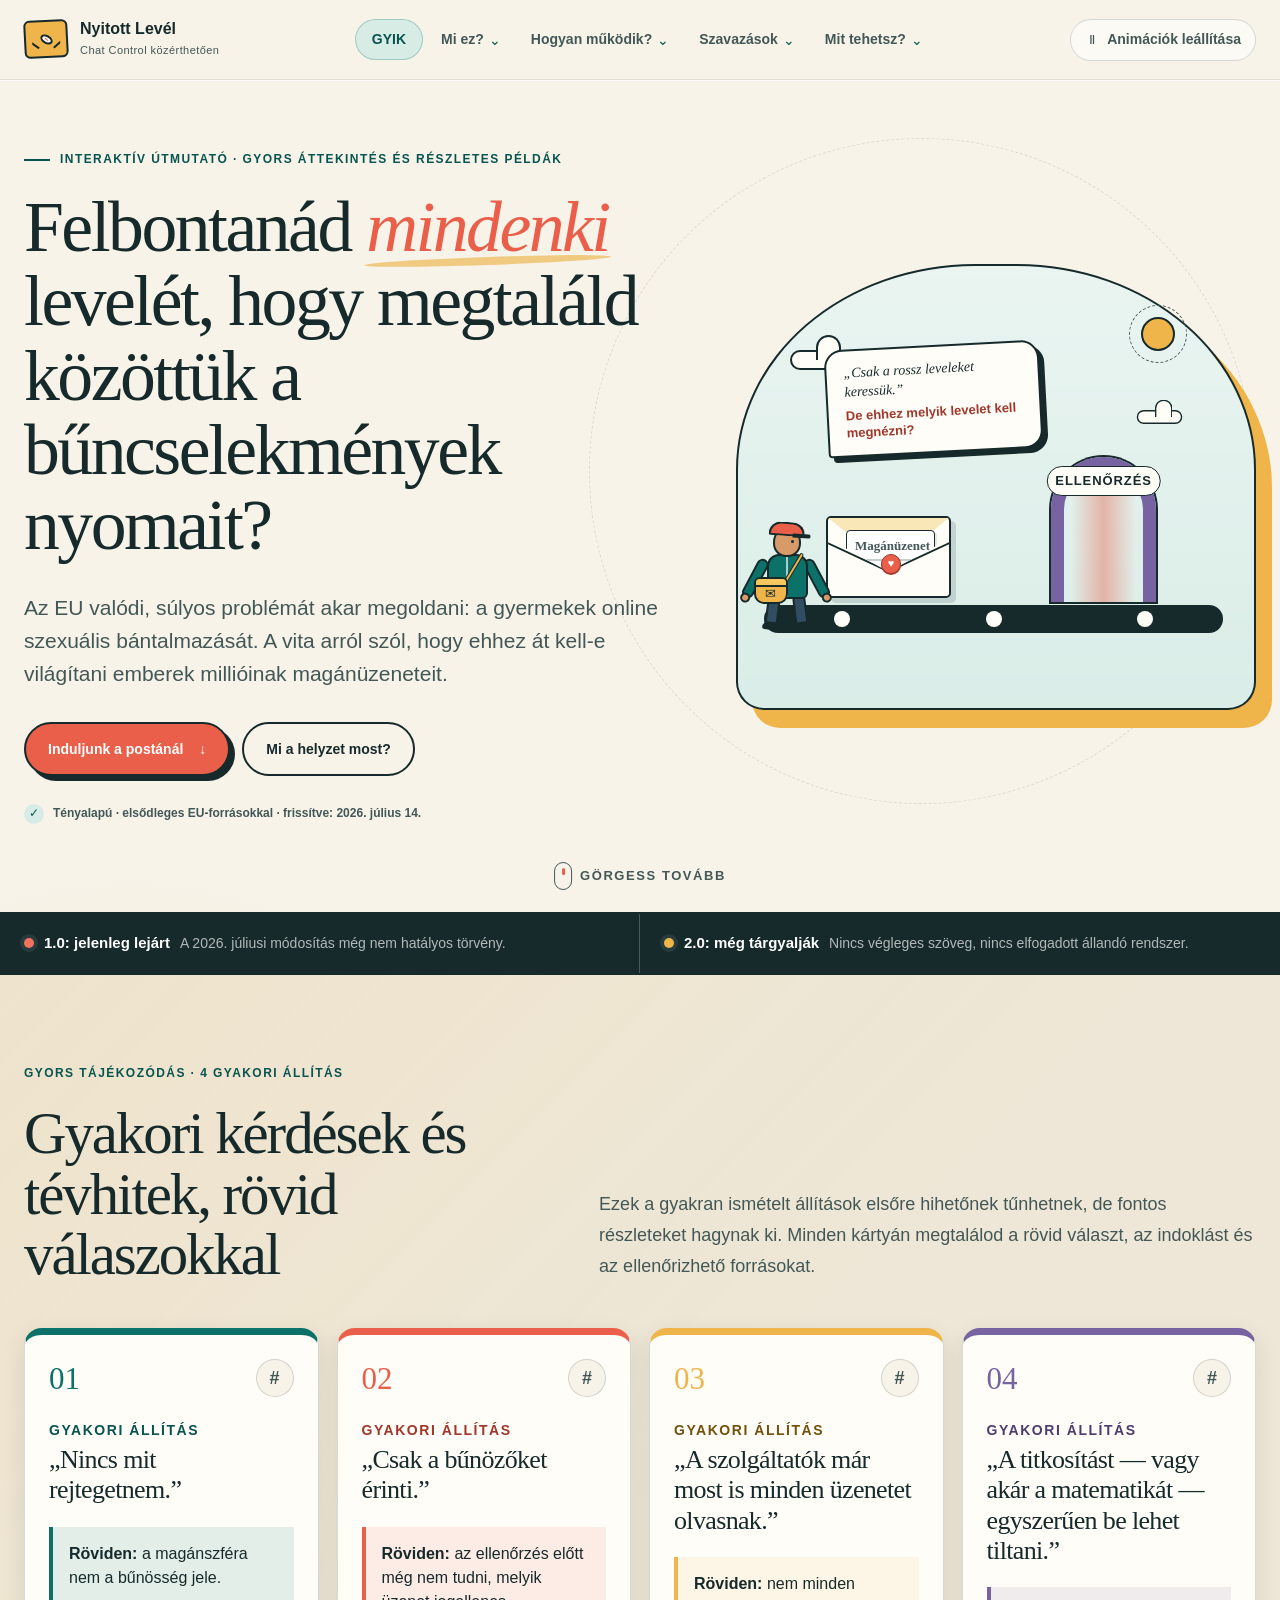
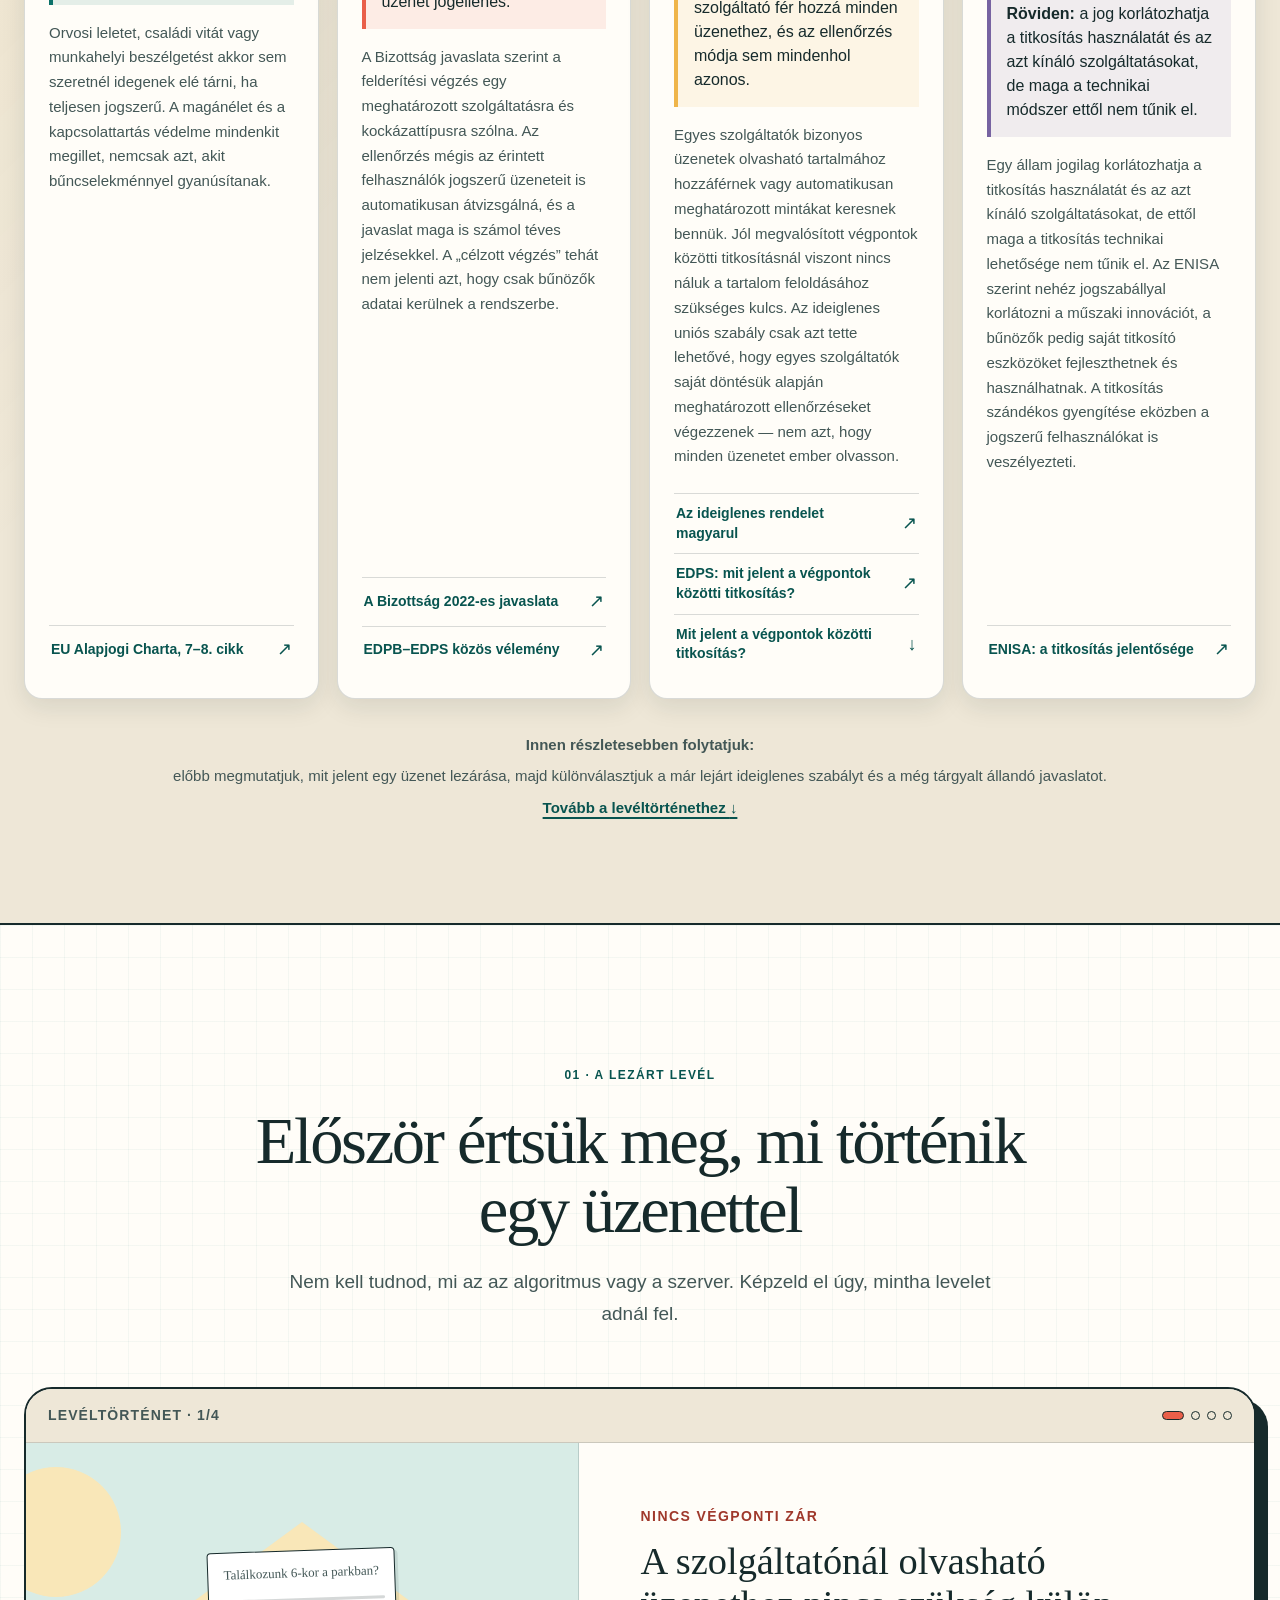
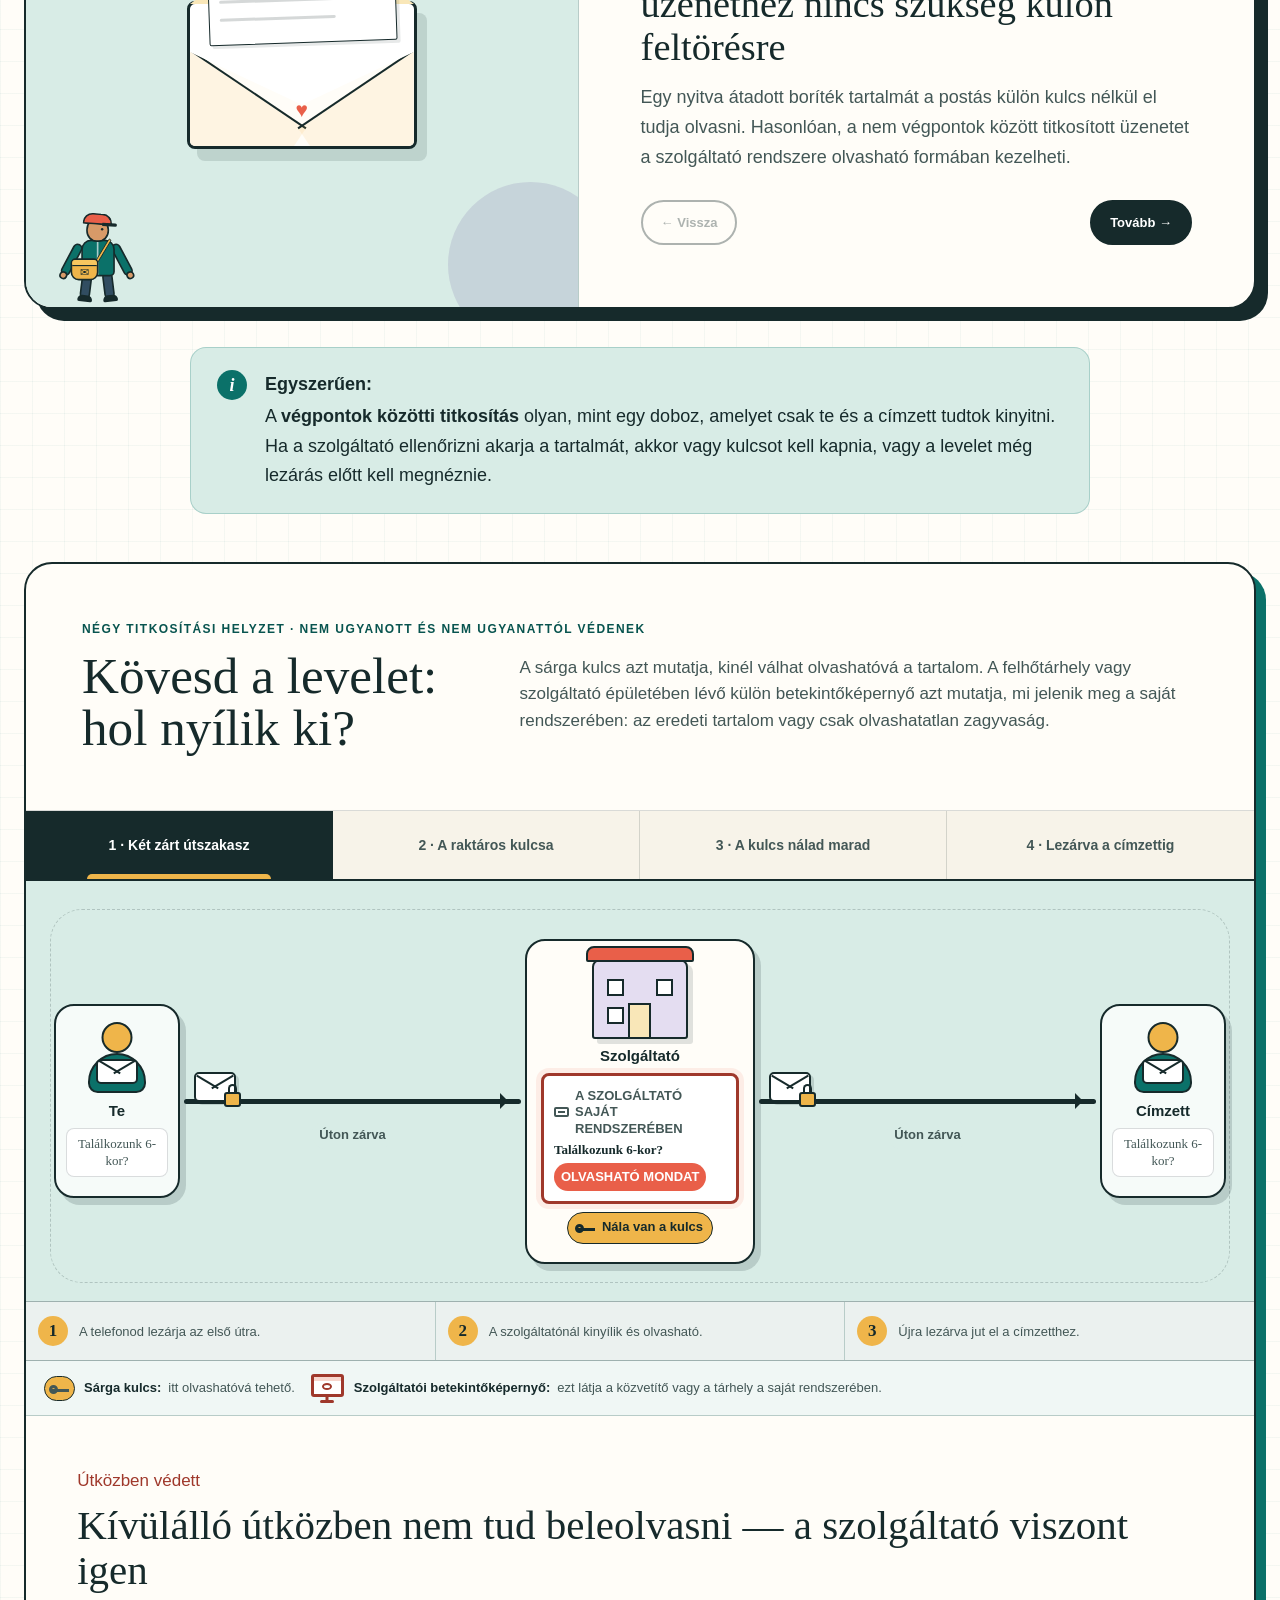
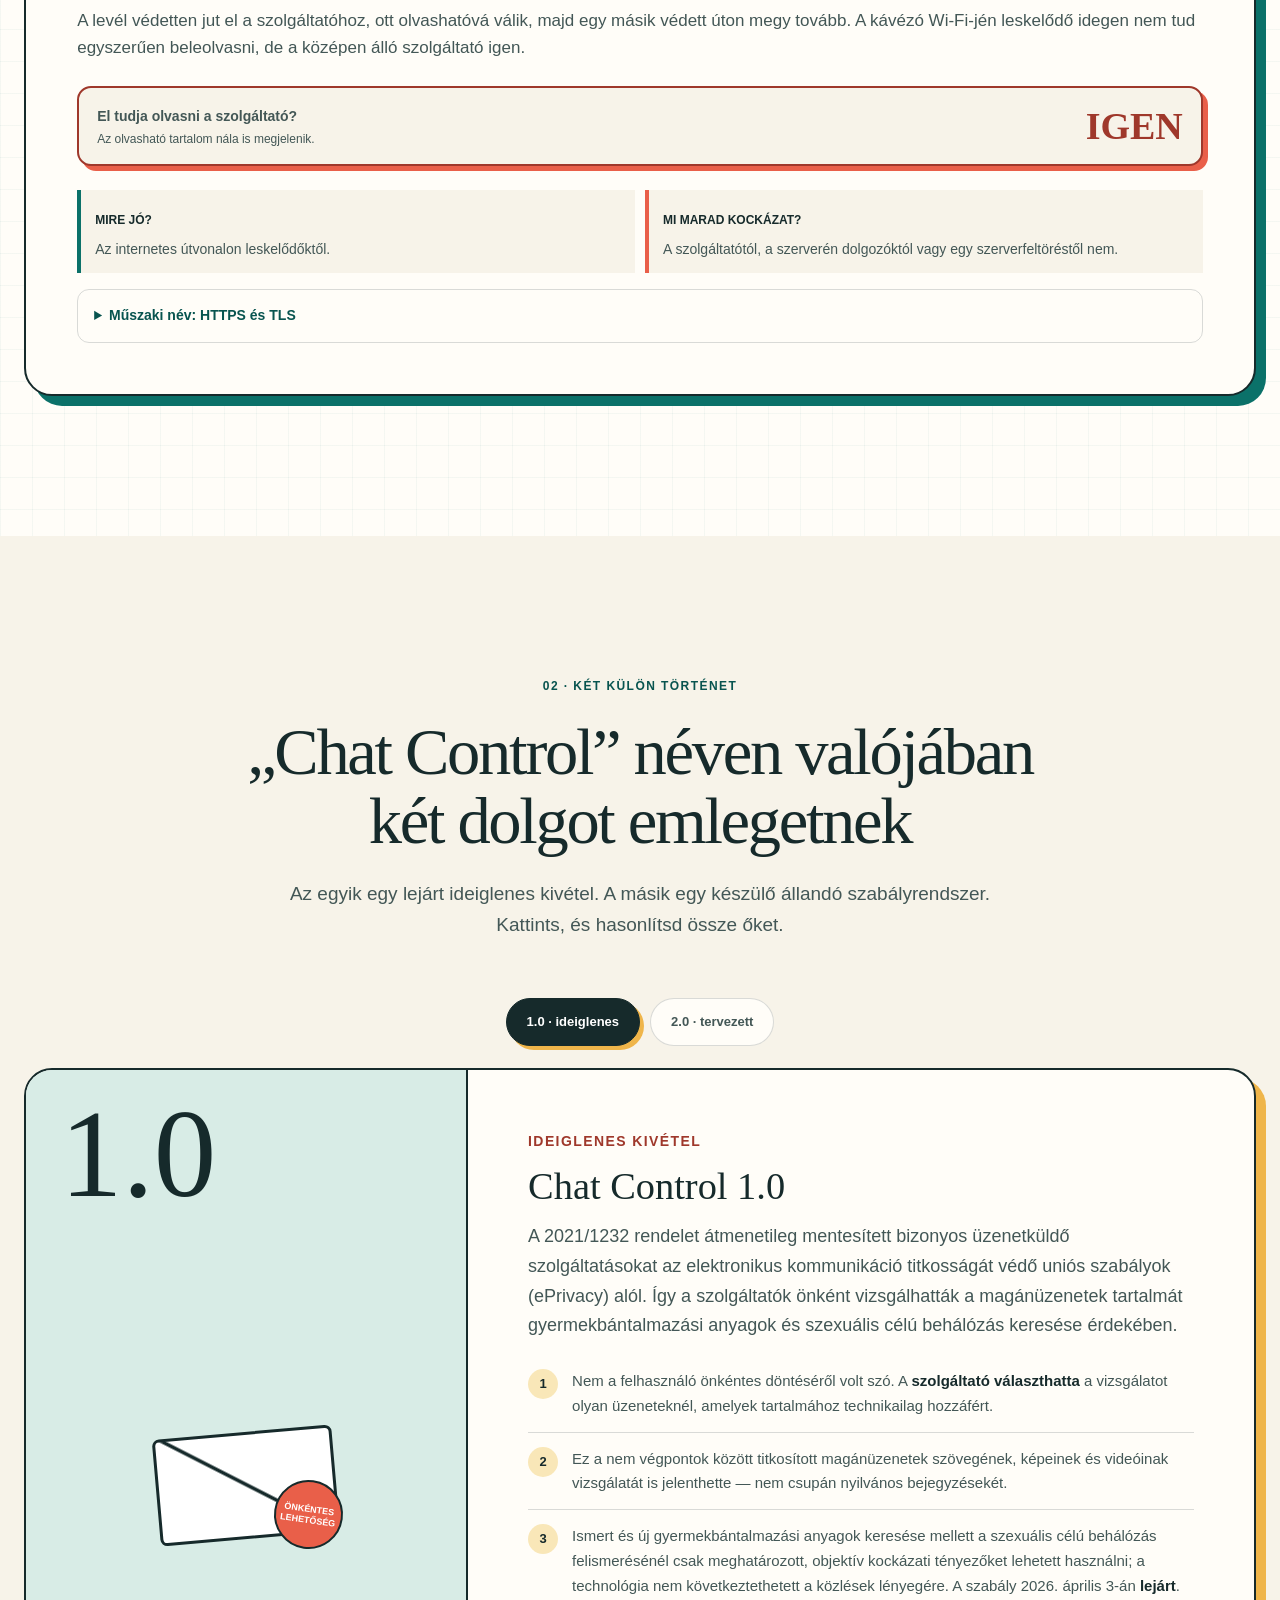
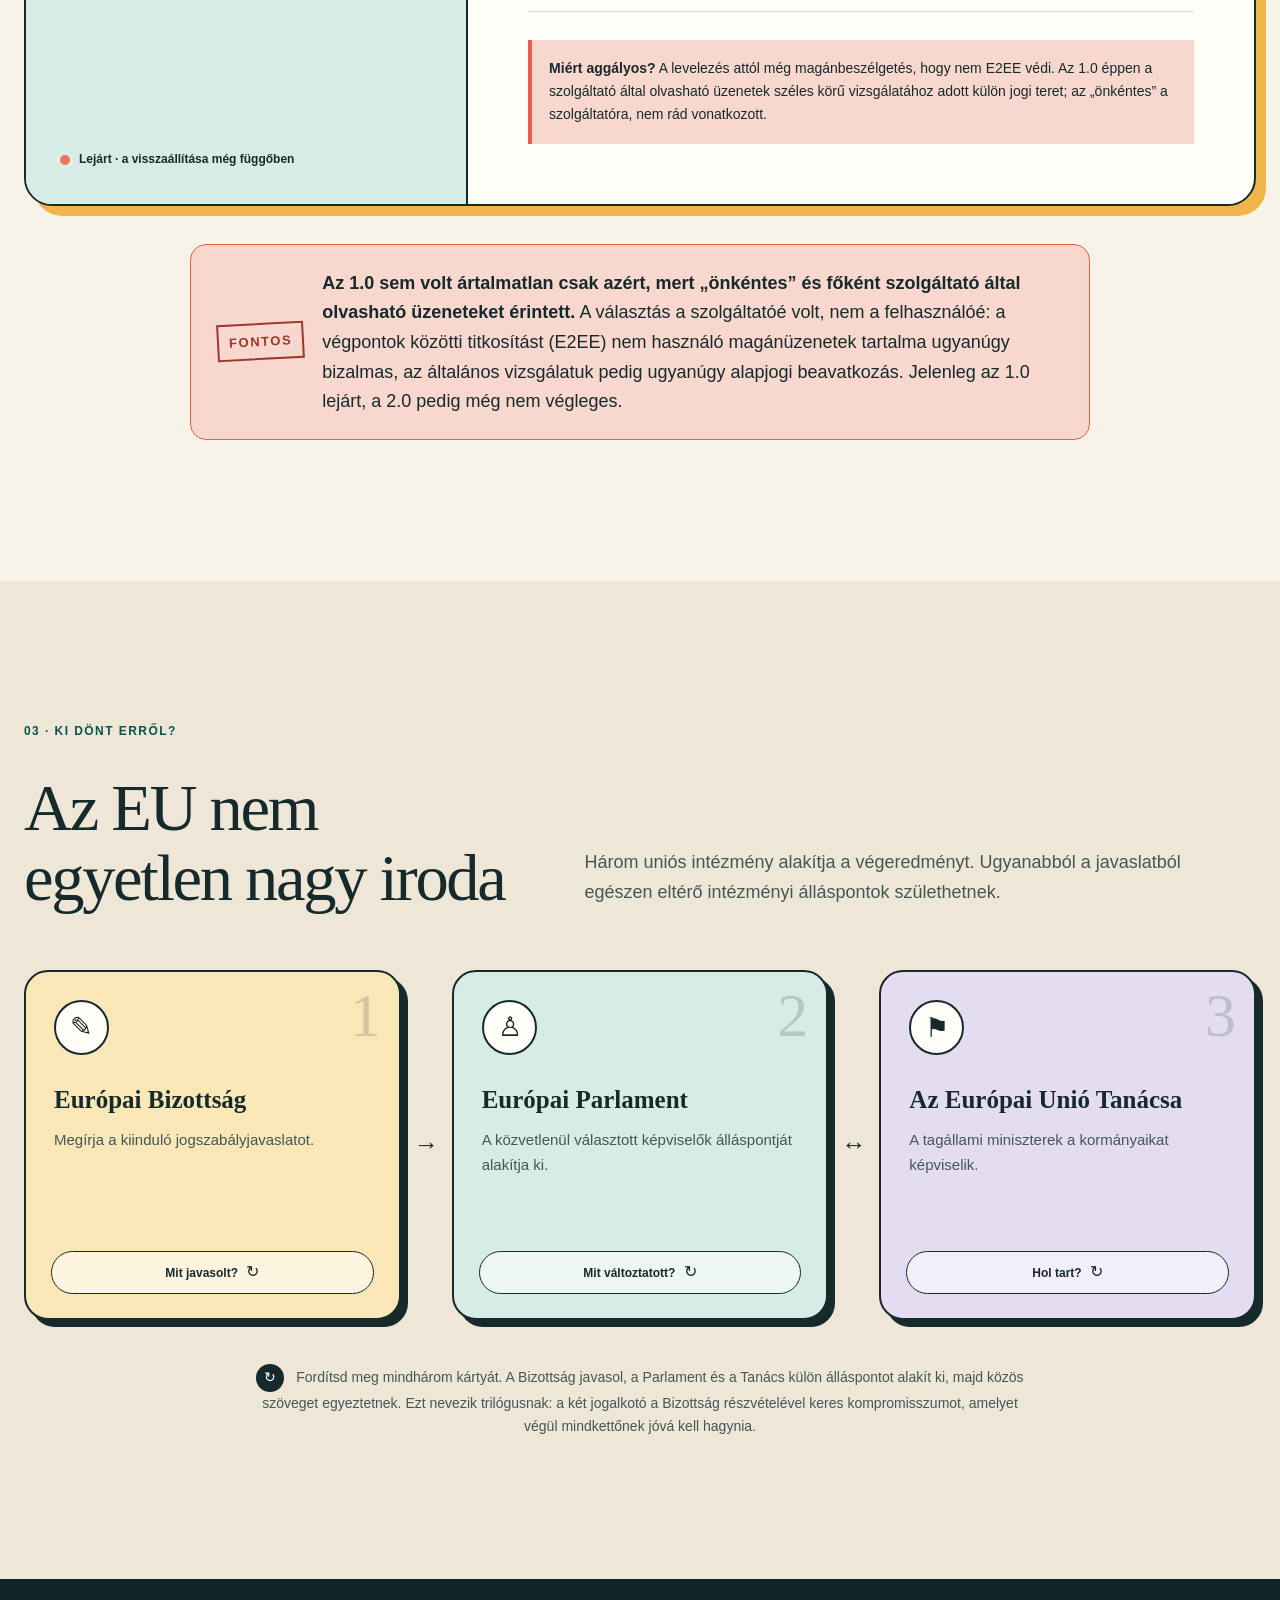
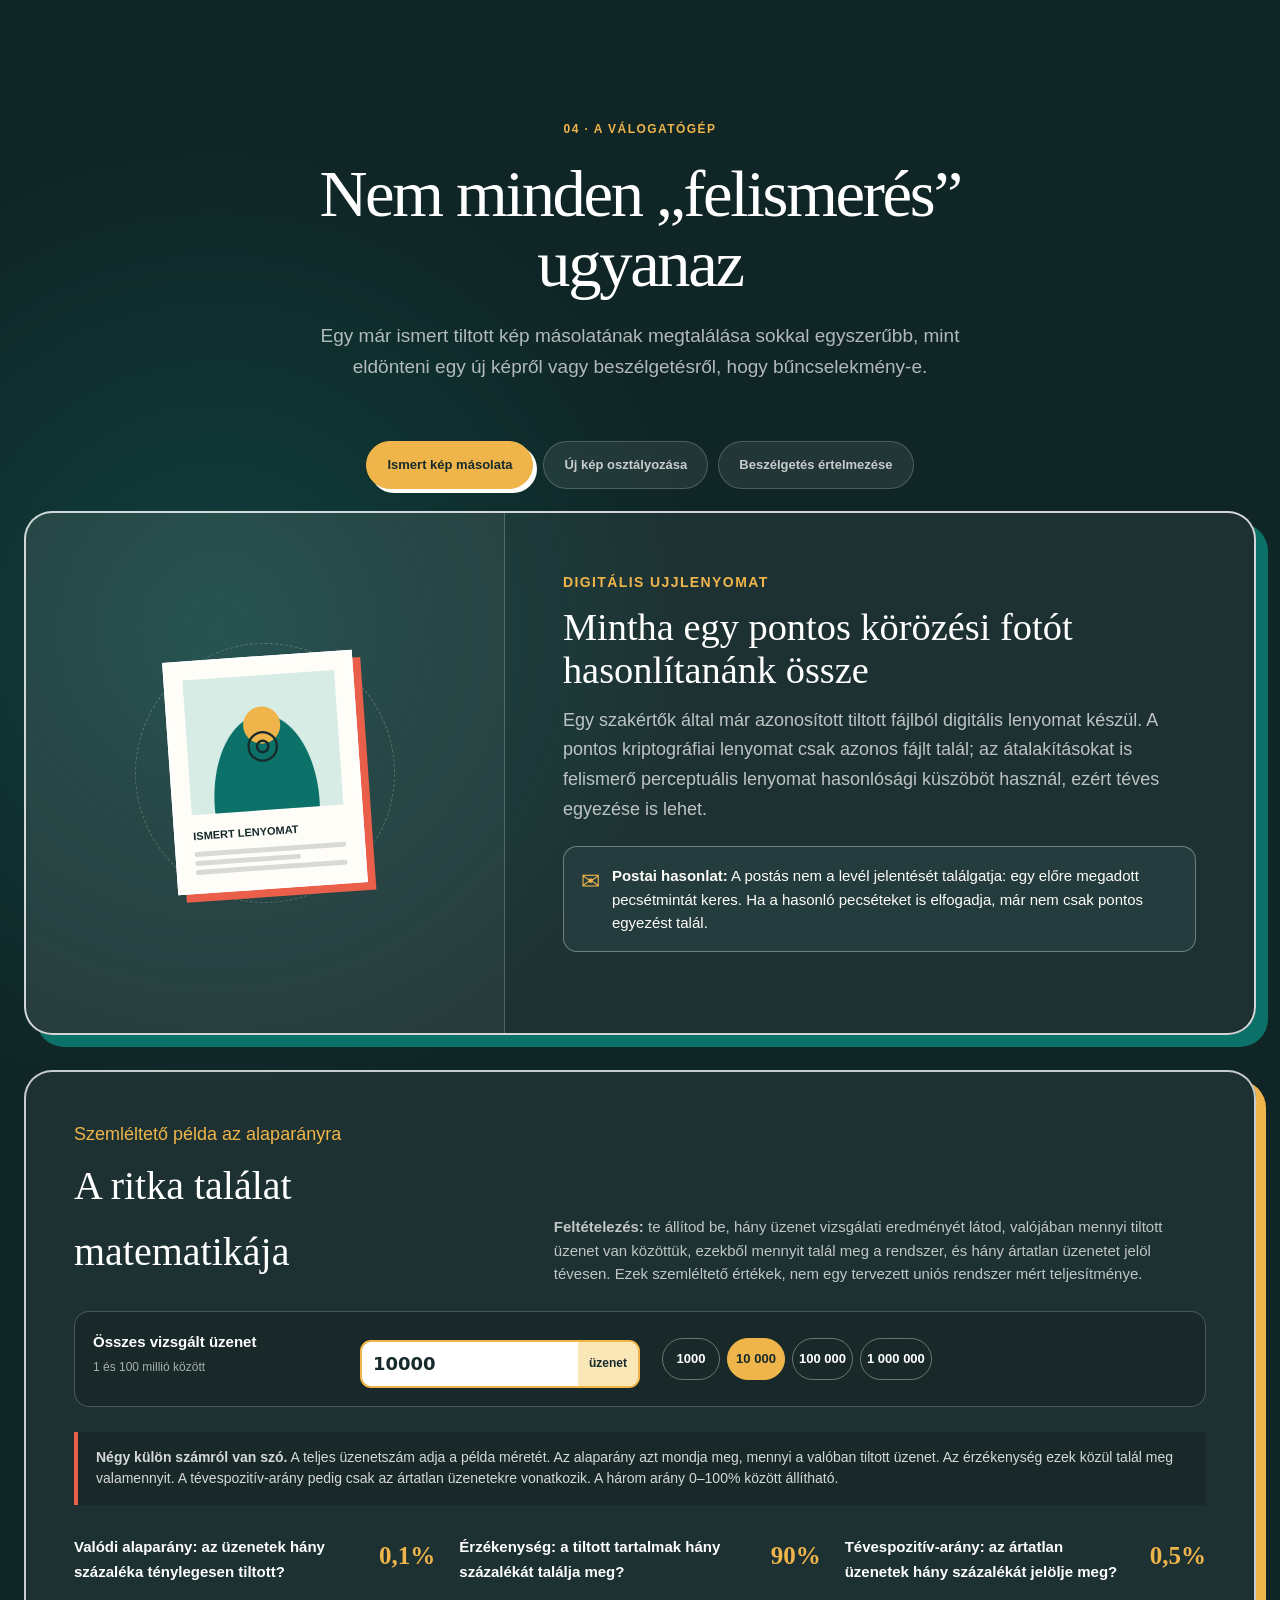
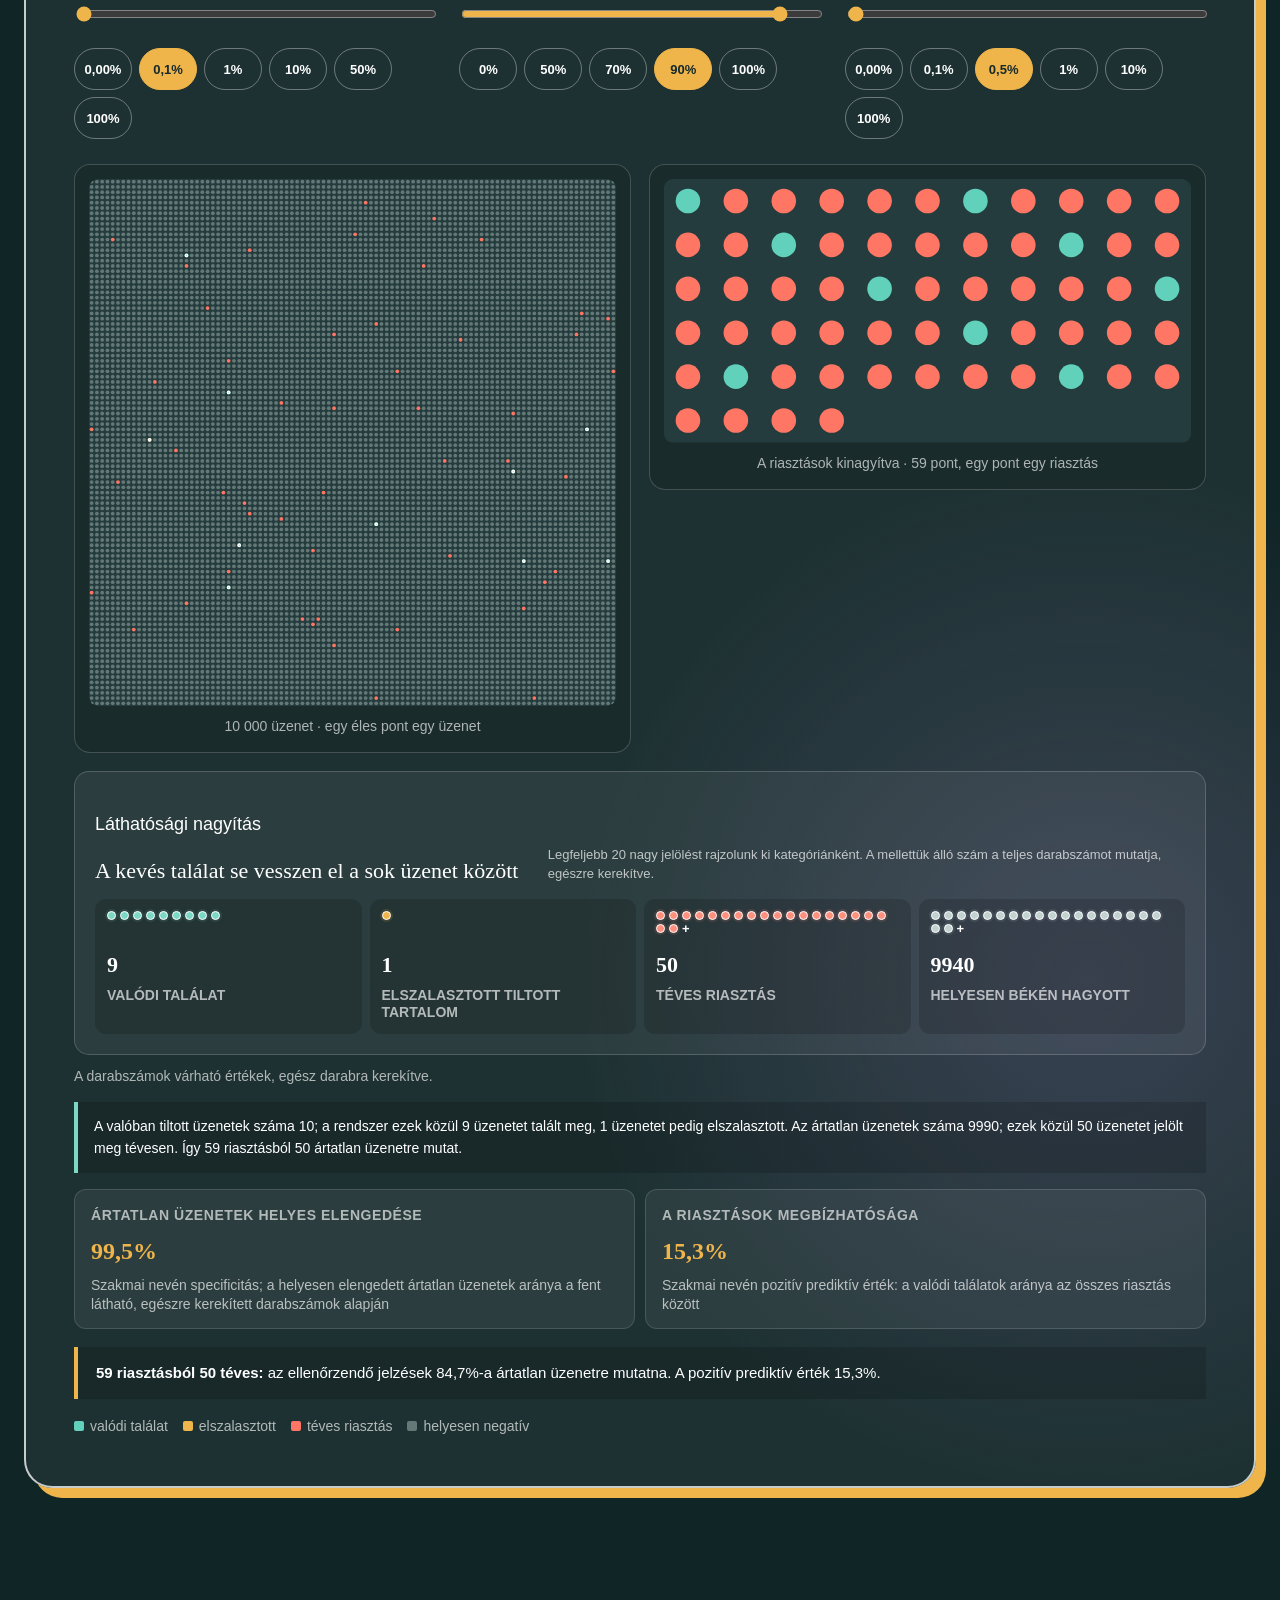
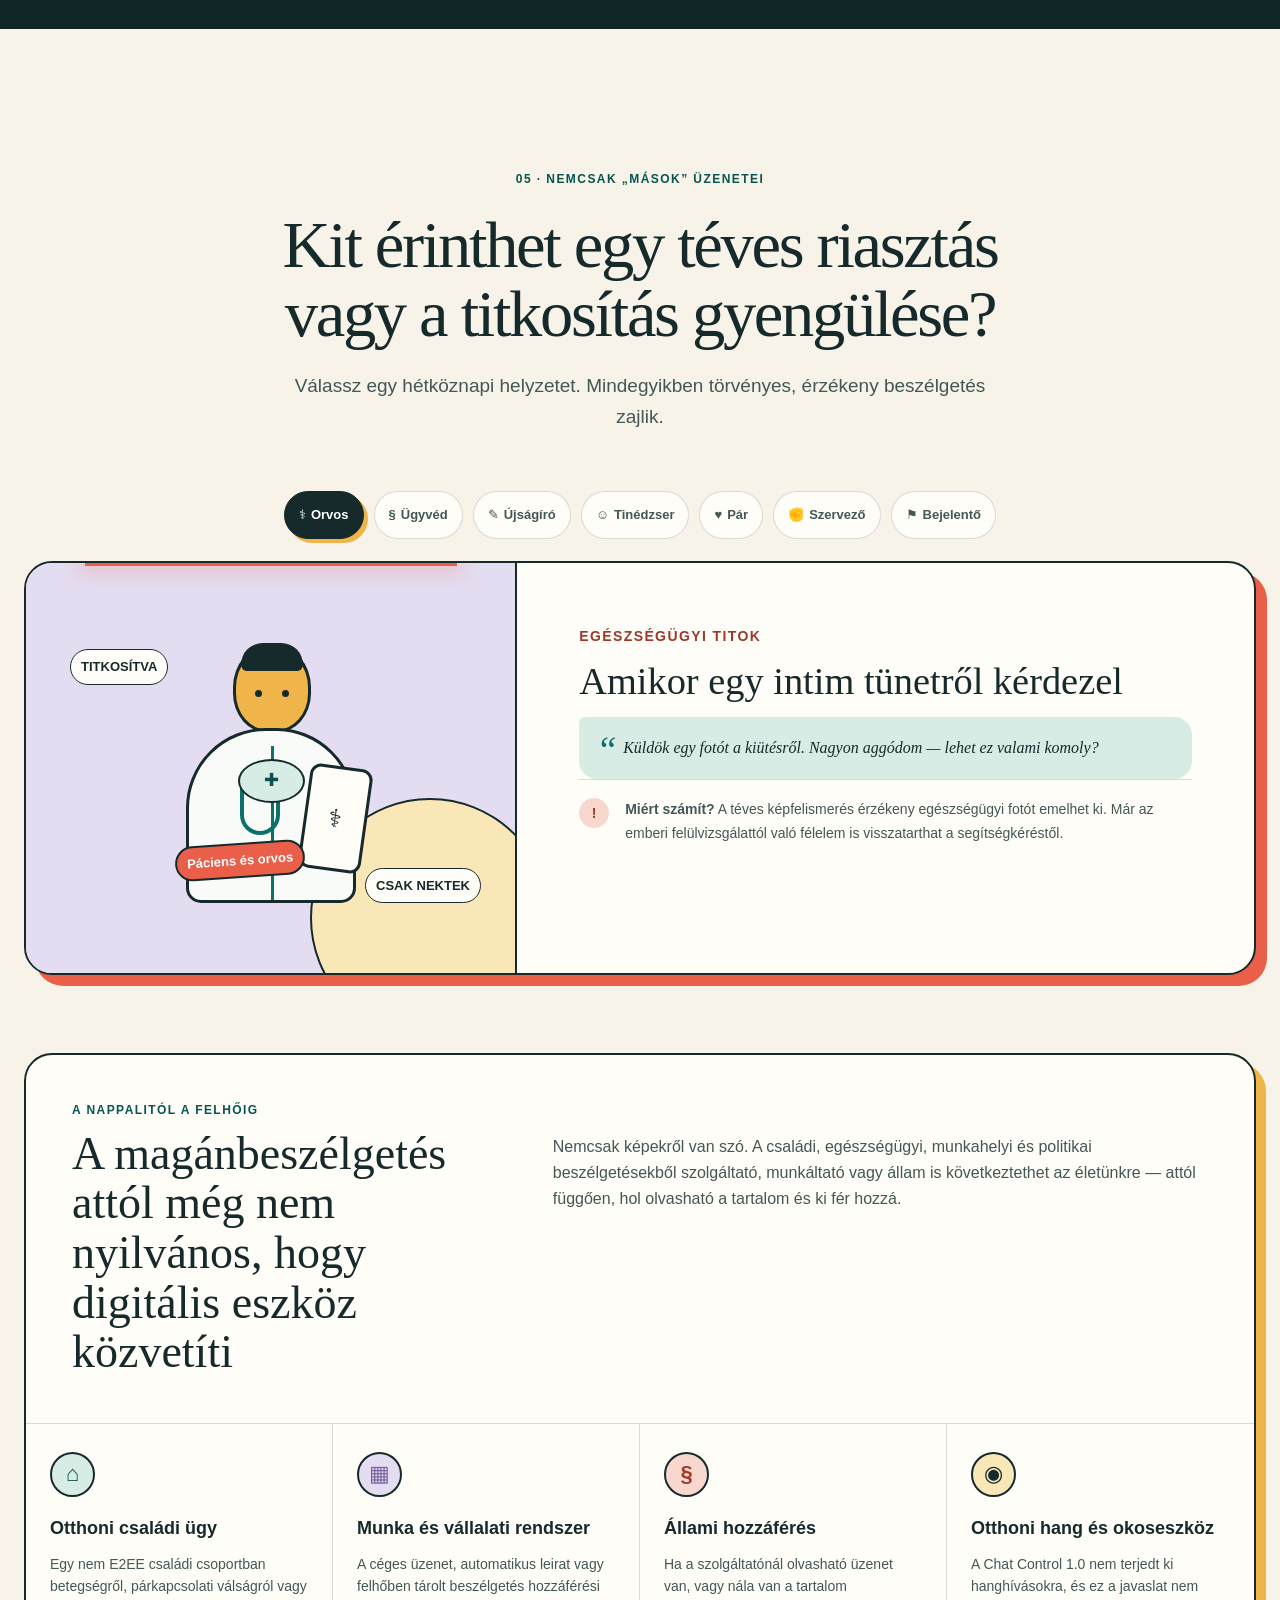
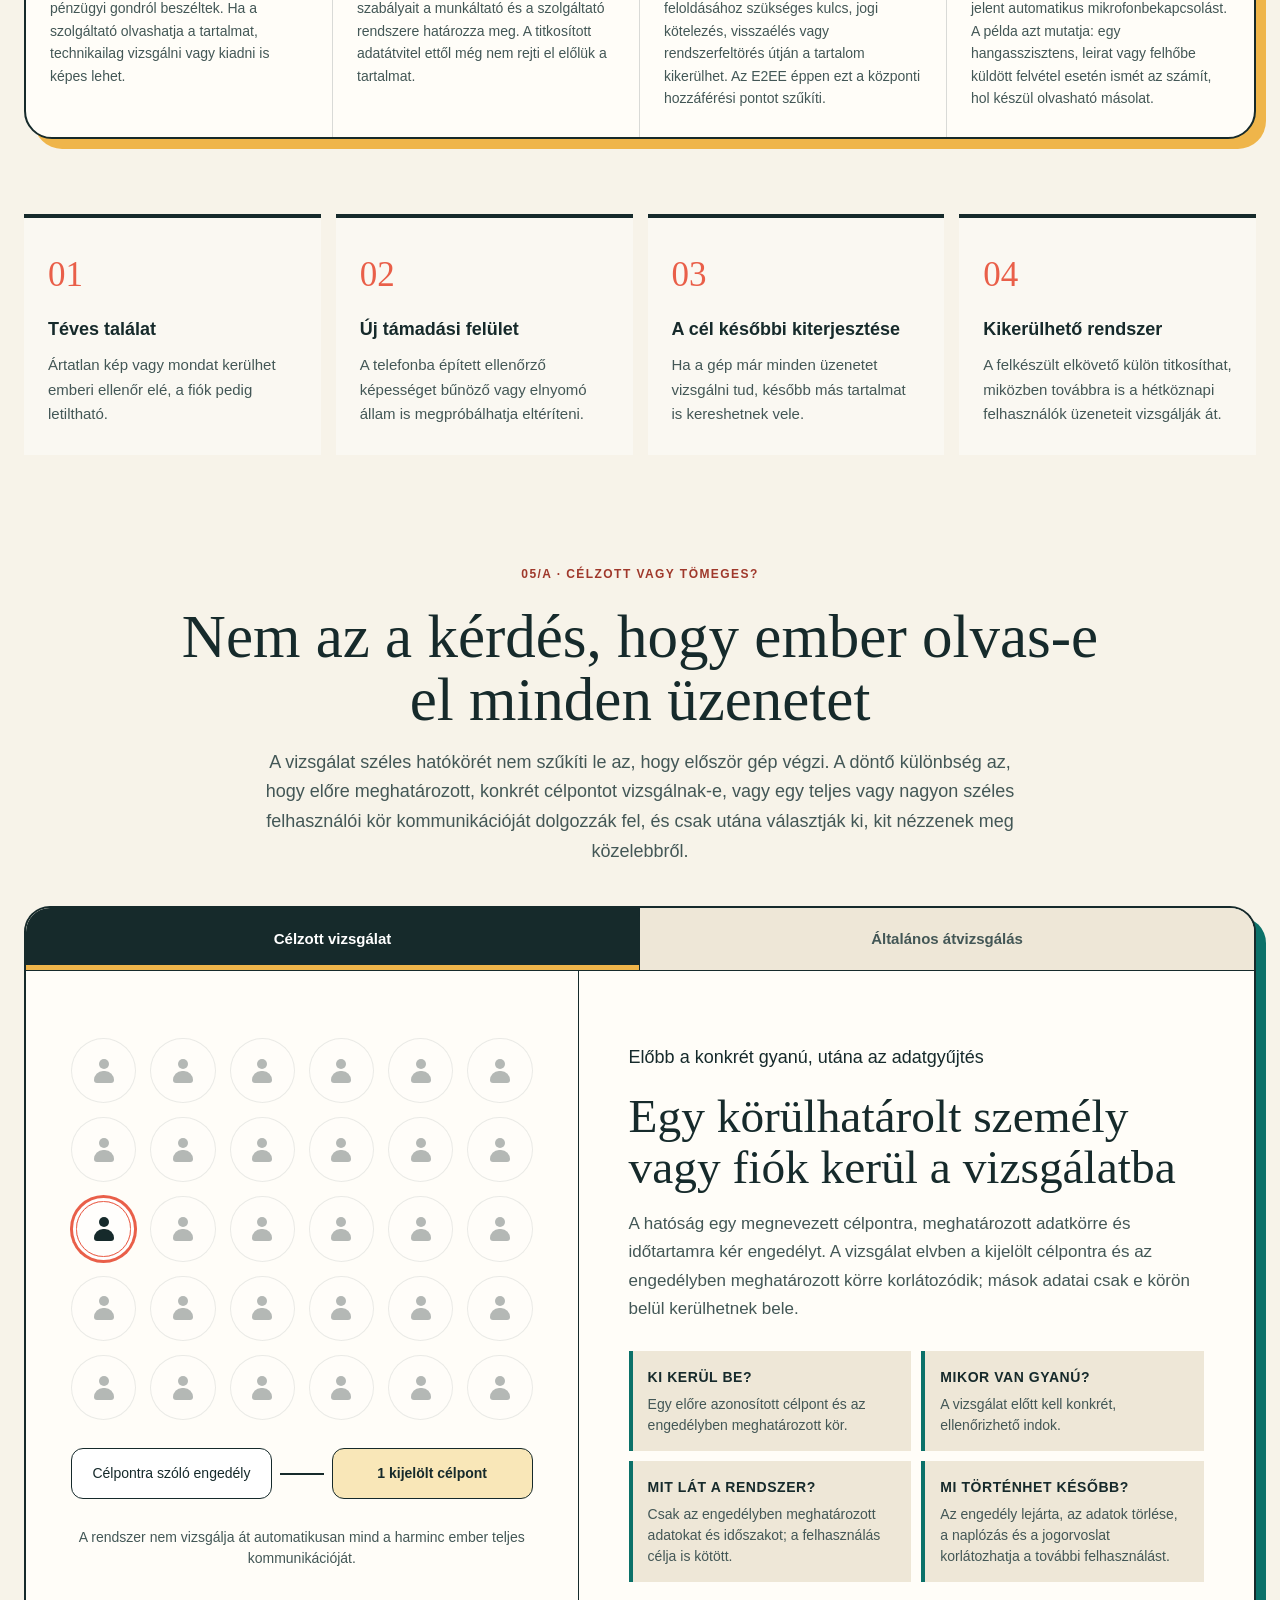
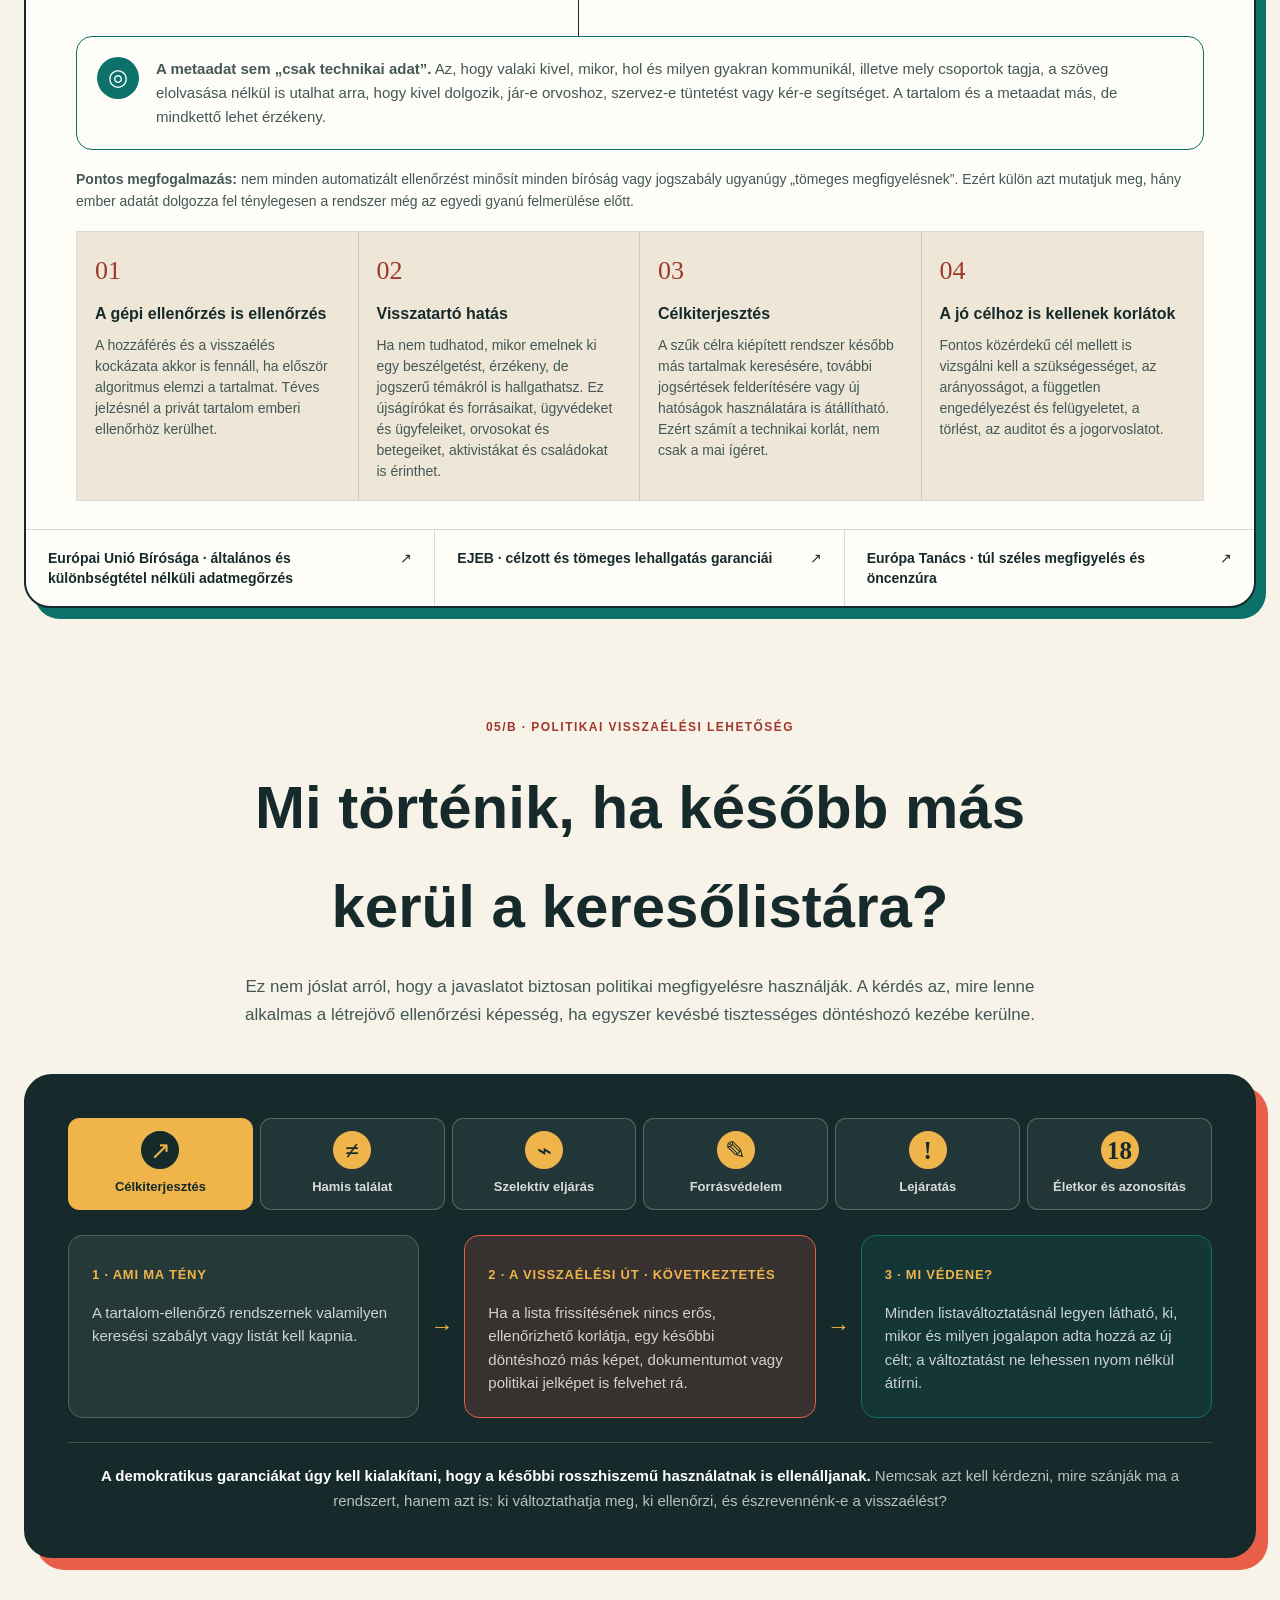
<file: d78431a/index.html>
<!doctype html>
<html lang="hu">
  <head>
    <meta charset="utf-8" />
    <meta name="viewport" content="width=device-width, initial-scale=1" />
    <meta name="robots" content="noindex, nofollow, noarchive" />
    <meta name="referrer" content="no-referrer" />
    <meta
      http-equiv="Content-Security-Policy"
      content="default-src 'self'; script-src 'self'; style-src 'self' 'unsafe-inline'; img-src 'self'; font-src 'none'; connect-src 'none'; media-src 'none'; object-src 'none'; base-uri 'none'; form-action 'none'; frame-src 'none'; worker-src 'none'; manifest-src 'none'"
    />
    <meta
      name="description"
      content="Közérthető, interaktív magyar útmutató az EU Chat Control 1.0 és 2.0 javaslatairól, a szavazásokról, a titkosításról és az alapjogi kockázatokról."
    />
    <meta name="theme-color" content="#f7f3e9" />
    <meta property="og:title" content="Felbontanád mindenki levelét? — Chat Control közérthetően" />
    <meta
      property="og:description"
      content="Interaktív történet arról, mit akar megoldani az EU, és milyen kockázatokkal járhat a választott eszköz."
    />
    <meta property="og:url" content="https://iplayzed.github.io/nyitottlevel.hu/" />
    <title>Felbontanád mindenki levelét? — Chat Control közérthetően</title>
    <link rel="canonical" href="https://iplayzed.github.io/nyitottlevel.hu/" />
    <link rel="icon" href="favicon.svg" type="image/svg+xml" />
    <link rel="stylesheet" href="styles.css" />
    <script src="vote-data.js" defer></script>
    <script src="quiz-data.js" defer></script>
    <script src="app.js" defer></script>
  </head>
  <body>
    <a class="skip-link" href="#tartalom">Ugrás a tartalomhoz</a>

    <div class="reading-progress" aria-hidden="true">
      <span id="readingProgress"></span>
    </div>

    <header class="site-header" id="top">
      <a class="brand" href="#top" aria-label="Vissza az oldal tetejére">
        <span class="brand-mark" aria-hidden="true">
          <span class="brand-envelope"></span>
          <span class="brand-eye"></span>
        </span>
        <span>
          <strong>Nyitott Levél</strong>
          <small>Chat Control közérthetően</small>
        </span>
      </a>

      <nav class="desktop-nav" aria-label="Fő navigáció">
        <a class="nav-direct" href="#gyakori-tevhitek">GYIK</a>
        <div class="nav-group">
          <a href="#mi-ez">Mi ez?<span class="nav-chevron" aria-hidden="true">⌄</span></a>
          <div class="nav-submenu" aria-label="Mi ez? alcímek">
            <a href="#posta">Levéltörténet</a>
            <a href="#mi-ez">Az 1.0 és a 2.0</a>
            <a href="#intezmenyek">Ki dönt erről?</a>
          </div>
        </div>
        <div class="nav-group">
          <a href="#hogyan-mukodik">Hogyan működik?<span class="nav-chevron" aria-hidden="true">⌄</span></a>
          <div class="nav-submenu" aria-label="Hogyan működik? alcímek">
            <a href="#hogyan-mukodik">Felismerési módok</a>
            <a href="#kockazatok">Kinek árthat?</a>
            <a href="#tomeges-megfigyeles">Tömeges megfigyelés</a>
            <a href="#visszaeles">Visszaélési lehetőségek</a>
          </div>
        </div>
        <div class="nav-group">
          <a href="#szavazas">Szavazások<span class="nav-chevron" aria-hidden="true">⌄</span></a>
          <div class="nav-submenu" aria-label="Szavazások alcímek">
            <a href="#szavazas">Időrend és szavazatok</a>
            <a href="#merleg">Az érvek mérlege</a>
          </div>
        </div>
        <div class="nav-group">
          <a href="#mit-tehetsz">Mit tehetsz?<span class="nav-chevron" aria-hidden="true">⌄</span></a>
          <div class="nav-submenu nav-submenu--right" aria-label="Mit tehetsz? alcímek">
            <a href="#mit-tehetsz">Cselekvési lehetőségek</a>
            <a href="#kapcsolodas">Szervezetek és közösségek</a>
            <a href="#forrasok">Források</a>
          </div>
        </div>
      </nav>

      <div class="header-actions">
        <button class="quiet-button" id="motionToggle" type="button" aria-pressed="false">
          <span class="motion-icon" aria-hidden="true">Ⅱ</span>
          <span class="button-label">Animációk leállítása</span>
        </button>
        <button class="menu-button" id="menuButton" type="button" aria-expanded="false" aria-controls="mobileNav">
          <span></span><span></span><span></span>
          <span class="sr-only">Menü megnyitása</span>
        </button>
      </div>
    </header>

    <nav class="mobile-nav" id="mobileNav" aria-label="Mobil navigáció" hidden>
      <a class="mobile-nav__shortcut" href="#gyakori-tevhitek"><strong>GYIK</strong><span>Kérdések és tévhitek, röviden</span></a>
      <div class="mobile-nav__group">
        <a class="mobile-nav__parent" href="#mi-ez">Mi ez?</a>
        <a href="#posta">Levéltörténet</a><a href="#mi-ez">Az 1.0 és a 2.0</a><a href="#intezmenyek">Ki dönt erről?</a>
      </div>
      <div class="mobile-nav__group">
        <a class="mobile-nav__parent" href="#hogyan-mukodik">Hogyan működik?</a>
        <a href="#hogyan-mukodik">Felismerési módok</a><a href="#kockazatok">Kinek árthat?</a><a href="#tomeges-megfigyeles">Tömeges megfigyelés</a><a href="#visszaeles">Visszaélési lehetőségek</a>
      </div>
      <div class="mobile-nav__group">
        <a class="mobile-nav__parent" href="#szavazas">Szavazások</a>
        <a href="#szavazas">Időrend és szavazatok</a><a href="#merleg">Az érvek mérlege</a>
      </div>
      <div class="mobile-nav__group">
        <a class="mobile-nav__parent" href="#mit-tehetsz">Mit tehetsz?</a>
        <a href="#mit-tehetsz">Cselekvési lehetőségek</a><a href="#kapcsolodas">Szervezetek és közösségek</a><a href="#forrasok">Források</a>
      </div>
    </nav>

    <main id="tartalom">
      <section class="hero story-section" data-chapter="0" aria-labelledby="hero-title">
        <div class="hero-copy reveal">
          <p class="eyebrow"><span></span> Interaktív útmutató · gyors áttekintés és részletes példák</p>
          <h1 id="hero-title">Felbontanád <em>mindenki</em> levelét, hogy megtaláld közöttük a bűncselekmények nyomait?</h1>
          <p class="hero-lead">
            Az EU valódi, súlyos problémát akar megoldani: a gyermekek online szexuális bántalmazását.
            A vita arról szól, hogy ehhez át kell-e világítani emberek millióinak magánüzeneteit.
          </p>
          <div class="hero-actions">
            <a class="primary-button" href="#posta">
              Induljunk a postánál
              <span aria-hidden="true">↓</span>
            </a>
            <button class="secondary-button" type="button" data-open-status>
              Mi a helyzet most?
            </button>
          </div>
          <p class="trust-note">
            <span aria-hidden="true">✓</span>
            Tényalapú · elsődleges EU-forrásokkal · frissítve: 2026. július 14.
          </p>
        </div>

        <div class="hero-visual reveal" aria-label="Animált illusztráció egy lezárt levélről és egy átvilágító kapuról">
          <div class="post-office" aria-hidden="true">
            <div class="sun-orbit"><span></span></div>
            <div class="cloud cloud-one"></div>
            <div class="cloud cloud-two"></div>
            <div class="scanner-gate">
              <span class="scanner-light"></span>
              <span class="scanner-label">ELLENŐRZÉS</span>
            </div>
            <div class="moving-letter">
              <span class="letter-sheet"><b>Magánüzenet</b><i></i><i></i></span>
              <span class="letter-flap"></span>
              <span class="letter-pocket"></span>
              <span class="letter-heart">♥</span>
            </div>
            <div class="postman hero-postman" aria-hidden="true">
              <span class="postman-head"></span><span class="postman-cap"></span><span class="postman-body"></span>
              <span class="postman-strap"></span>
              <span class="postman-arm postman-arm--front"><i class="postman-hand"></i></span><span class="postman-arm postman-arm--back"><i class="postman-hand"></i></span>
              <span class="postman-leg postman-leg--front"></span><span class="postman-leg postman-leg--back"></span>
              <span class="postman-bag postman-satchel"></span>
            </div>
            <div class="belt"><span></span><span></span><span></span></div>
            <div class="speech-cloud">
              „Csak a rossz leveleket keressük.”
              <small>De ehhez melyik levelet kell megnézni?</small>
            </div>
          </div>
        </div>

        <div class="scroll-cue" aria-hidden="true"><span></span> Görgess tovább</div>
      </section>

      <section class="status-strip" aria-label="Jelenlegi jogi helyzet">
        <div>
          <span class="status-dot status-dot--off"></span>
          <strong>1.0: jelenleg lejárt</strong>
          <span>A 2026. júliusi módosítás még nem hatályos törvény.</span>
        </div>
        <div>
          <span class="status-dot status-dot--pending"></span>
          <strong>2.0: még tárgyalják</strong>
          <span>Nincs végleges szöveg, nincs elfogadott állandó rendszer.</span>
        </div>
      </section>

      <section class="misconceptions-section story-section" id="gyakori-tevhitek" aria-labelledby="misconceptions-title">
        <div class="misconceptions-heading reveal">
          <div>
            <p class="chapter-number">Gyors tájékozódás · 4 gyakori állítás</p>
            <h2 id="misconceptions-title">Gyakori kérdések és tévhitek, rövid válaszokkal</h2>
          </div>
          <p>
            Ezek a gyakran ismételt állítások elsőre hihetőnek tűnhetnek, de fontos részleteket hagynak ki.
            Minden kártyán megtalálod a rövid választ, az indoklást és az ellenőrizhető forrásokat.
          </p>
        </div>

        <div class="misconception-grid">
          <article class="misconception-card misconception-card--privacy reveal" id="nincs-mit-rejtegetnem">
            <header>
              <span class="misconception-number" aria-hidden="true">01</span>
              <a class="section-anchor" href="#nincs-mit-rejtegetnem" aria-label="A Nincs mit rejtegetnem állítás közvetlen hivatkozása">#</a>
            </header>
            <p class="misconception-label">Gyakori állítás</p>
            <h3>„Nincs mit rejtegetnem.”</h3>
            <p class="misconception-answer"><strong>Röviden:</strong> a magánszféra nem a bűnösség jele.</p>
            <p>
              Orvosi leletet, családi vitát vagy munkahelyi beszélgetést akkor sem szeretnél idegenek elé tárni,
              ha teljesen jogszerű. A magánélet és a kapcsolattartás védelme mindenkit megillet, nemcsak azt, akit
              bűncselekménnyel gyanúsítanak.
            </p>
            <div class="misconception-sources">
              <a href="https://eur-lex.europa.eu/legal-content/HU/TXT/?uri=CELEX:12016P/TXT" target="_blank" rel="noopener noreferrer">EU Alapjogi Charta, 7–8. cikk <span aria-hidden="true">↗</span></a>
            </div>
          </article>

          <article class="misconception-card misconception-card--scope reveal" id="csak-bunozoket-erint">
            <header>
              <span class="misconception-number" aria-hidden="true">02</span>
              <a class="section-anchor" href="#csak-bunozoket-erint" aria-label="A Csak a bűnözőket érinti állítás közvetlen hivatkozása">#</a>
            </header>
            <p class="misconception-label">Gyakori állítás</p>
            <h3>„Csak a bűnözőket érinti.”</h3>
            <p class="misconception-answer"><strong>Röviden:</strong> az ellenőrzés előtt még nem tudni, melyik üzenet jogellenes.</p>
            <p>
              A Bizottság javaslata szerint a felderítési végzés egy meghatározott szolgáltatásra és
              kockázattípusra szólna. Az ellenőrzés mégis az érintett felhasználók jogszerű üzeneteit is
              automatikusan átvizsgálná, és a javaslat maga is számol téves jelzésekkel. A „célzott végzés” tehát
              nem jelenti azt, hogy csak bűnözők adatai kerülnek a rendszerbe.
            </p>
            <div class="misconception-sources">
              <a href="https://eur-lex.europa.eu/legal-content/HU/TXT/?uri=CELEX:52022PC0209" target="_blank" rel="noopener noreferrer">A Bizottság 2022-es javaslata <span aria-hidden="true">↗</span></a>
              <a href="https://www.edpb.europa.eu/documents/legislative-opinion/edpb-edps-joint-opinion-042022-on-the-proposal-for-a-regulation-of_en" target="_blank" rel="noopener noreferrer">EDPB–EDPS közös vélemény <span aria-hidden="true">↗</span></a>
            </div>
          </article>

          <article class="misconception-card misconception-card--provider reveal" id="minden-uzenetet-olvasnak">
            <header>
              <span class="misconception-number" aria-hidden="true">03</span>
              <a class="section-anchor" href="#minden-uzenetet-olvasnak" aria-label="A Szolgáltatók minden üzenetet olvasnak állítás közvetlen hivatkozása">#</a>
            </header>
            <p class="misconception-label">Gyakori állítás</p>
            <h3>„A szolgáltatók már most is minden üzenetet olvasnak.”</h3>
            <p class="misconception-answer"><strong>Röviden:</strong> nem minden szolgáltató fér hozzá minden üzenethez, és az ellenőrzés módja sem mindenhol azonos.</p>
            <p>
              Egyes szolgáltatók bizonyos üzenetek olvasható tartalmához hozzáférnek vagy automatikusan
              meghatározott mintákat keresnek bennük. Jól megvalósított végpontok közötti titkosításnál viszont
              nincs náluk a tartalom feloldásához szükséges kulcs. Az ideiglenes uniós szabály csak azt tette
              lehetővé, hogy egyes szolgáltatók saját döntésük alapján meghatározott ellenőrzéseket végezzenek —
              nem azt, hogy minden üzenetet ember olvasson.
            </p>
            <div class="misconception-sources">
              <a href="https://eur-lex.europa.eu/legal-content/HU/TXT/?uri=CELEX:32021R1232" target="_blank" rel="noopener noreferrer">Az ideiglenes rendelet magyarul <span aria-hidden="true">↗</span></a>
              <a href="https://www.edps.europa.eu/data-protection/our-work/subjects/encryption_en" target="_blank" rel="noopener noreferrer">EDPS: mit jelent a végpontok közötti titkosítás? <span aria-hidden="true">↗</span></a>
              <a href="#posta">Mit jelent a végpontok közötti titkosítás? <span aria-hidden="true">↓</span></a>
            </div>
          </article>

          <article class="misconception-card misconception-card--math reveal" id="titkositas-betiltasa">
            <header>
              <span class="misconception-number" aria-hidden="true">04</span>
              <a class="section-anchor" href="#titkositas-betiltasa" aria-label="A Titkosítás betiltása állítás közvetlen hivatkozása">#</a>
            </header>
            <p class="misconception-label">Gyakori állítás</p>
            <h3>„A titkosítást — vagy akár a matematikát — egyszerűen be lehet tiltani.”</h3>
            <p class="misconception-answer"><strong>Röviden:</strong> a jog korlátozhatja a titkosítás használatát és az azt kínáló szolgáltatásokat, de maga a technikai módszer ettől nem tűnik el.</p>
            <p>
              Egy állam jogilag korlátozhatja a titkosítás használatát és az azt kínáló szolgáltatásokat, de ettől
              maga a titkosítás technikai lehetősége nem tűnik el. Az ENISA szerint nehéz jogszabállyal korlátozni
              a műszaki innovációt, a bűnözők pedig saját titkosító eszközöket fejleszthetnek és használhatnak. A
              titkosítás szándékos gyengítése eközben a jogszerű felhasználókat is veszélyezteti.
            </p>
            <div class="misconception-sources">
              <a href="https://www.enisa.europa.eu/news/enisa-news/the-importance-of-cryptography-for-the-digital-society" target="_blank" rel="noopener noreferrer">ENISA: a titkosítás jelentősége <span aria-hidden="true">↗</span></a>
            </div>
          </article>
        </div>

        <p class="misconceptions-next reveal">
          <strong>Innen részletesebben folytatjuk:</strong> előbb megmutatjuk, mit jelent egy üzenet lezárása,
          majd különválasztjuk a már lejárt ideiglenes szabályt és a még tárgyalt állandó javaslatot.
          <a href="#posta">Tovább a levéltörténethez <span aria-hidden="true">↓</span></a>
        </p>
      </section>

      <section class="chapter story-section paper-section" id="posta" data-chapter="1" aria-labelledby="posta-title">
        <div class="chapter-heading reveal">
          <p class="chapter-number">01 · A lezárt levél</p>
          <h2 id="posta-title">Először értsük meg, mi történik egy üzenettel</h2>
          <p>
            Nem kell tudnod, mi az az algoritmus vagy a szerver. Képzeld el úgy, mintha levelet adnál fel.
          </p>
        </div>

        <mail-story class="reveal"></mail-story>

        <aside class="plain-language reveal">
          <span class="plain-language__icon" aria-hidden="true">i</span>
          <div>
            <strong>Egyszerűen:</strong>
            <p>
              A <b>végpontok közötti titkosítás</b> olyan, mint egy doboz, amelyet csak te és a címzett tudtok
              kinyitni. Ha a szolgáltató ellenőrizni akarja a tartalmát, akkor vagy kulcsot kell kapnia, vagy a
              levelet még lezárás előtt kell megnéznie.
            </p>
          </div>
        </aside>

        <encryption-layers class="reveal"></encryption-layers>
      </section>

      <section class="chapter story-section" id="mi-ez" data-chapter="2" aria-labelledby="mi-ez-title">
        <div class="chapter-heading reveal">
          <p class="chapter-number">02 · Két külön történet</p>
          <h2 id="mi-ez-title">„Chat Control” néven valójában két dolgot emlegetnek</h2>
          <p>
            Az egyik egy lejárt ideiglenes kivétel. A másik egy készülő állandó szabályrendszer. Kattints, és
            hasonlítsd össze őket.
          </p>
        </div>

        <version-switcher class="reveal"></version-switcher>

        <div class="fact-callout reveal">
          <span class="fact-callout__stamp" aria-hidden="true">FONTOS</span>
          <p>
            <b>Az 1.0 sem volt ártalmatlan csak azért, mert „önkéntes” és főként szolgáltató által olvasható üzeneteket érintett.</b>
            A választás a szolgáltatóé volt, nem a felhasználóé: a végpontok közötti titkosítást (E2EE) nem használó magánüzenetek tartalma ugyanúgy bizalmas, az általános vizsgálatuk pedig ugyanúgy alapjogi beavatkozás. Jelenleg az 1.0 lejárt, a 2.0 pedig még nem végleges.
          </p>
        </div>
      </section>

      <section class="chapter story-section institution-section" id="intezmenyek" data-chapter="3" aria-labelledby="intezmenyek-title">
        <div class="chapter-heading chapter-heading--split reveal">
          <p class="chapter-number">03 · Ki dönt erről?</p>
          <h2 id="intezmenyek-title">Az EU nem egyetlen nagy iroda</h2>
          <p>Három uniós intézmény alakítja a végeredményt. Ugyanabból a javaslatból egészen eltérő intézményi álláspontok születhetnek.</p>
        </div>

        <div class="institution-path reveal" aria-label="Az uniós jogalkotás egyszerűsített útja">
          <article class="institution-card institution-card--commission" data-flip-card>
            <div class="institution-card__inner">
              <div class="institution-card__face institution-card__front">
                <span class="institution-card__number">1</span>
                <div class="institution-icon" aria-hidden="true">✎</div>
                <h3>Európai Bizottság</h3>
                <p>Megírja a kiinduló jogszabályjavaslatot.</p>
                <button type="button" data-flip aria-expanded="false">Mit javasolt? <span aria-hidden="true">↻</span></button>
              </div>
              <div class="institution-card__face institution-card__back" aria-hidden="true" inert>
                <p class="mini-label">A 2022-es javaslat</p>
                <h3>Állandó uniós keret</h3>
                <p>Kockázatértékelést, megelőzést, hatósági felderítési végzést, bejelentést és eltávolítást javasolt. A szöveg titkosított szolgáltatásokra is kiterjedhetett volna.</p>
                <button type="button" data-flip>Vissza az elejére <span aria-hidden="true">↻</span></button>
              </div>
            </div>
          </article>
          <span class="path-arrow" aria-hidden="true">→</span>
          <article class="institution-card institution-card--parliament" data-flip-card>
            <div class="institution-card__inner">
              <div class="institution-card__face institution-card__front">
                <span class="institution-card__number">2</span>
                <div class="institution-icon" aria-hidden="true">♙</div>
                <h3>Európai Parlament</h3>
                <p>A közvetlenül választott képviselők álláspontját alakítja ki.</p>
                <button type="button" data-flip aria-expanded="false">Mit változtatott? <span aria-hidden="true">↻</span></button>
              </div>
              <div class="institution-card__face institution-card__back" aria-hidden="true" inert>
                <p class="mini-label">A parlamenti álláspont</p>
                <h3>Célzottabb végzések</h3>
                <p>A Parlament erősebb titkosításvédelmet kért. 2026. július 9-én az ideiglenes szabálynál a végpontok között titkosított kommunikáció kizárását támogatta.</p>
                <button type="button" data-flip>Vissza az elejére <span aria-hidden="true">↻</span></button>
              </div>
            </div>
          </article>
          <span class="path-arrow" aria-hidden="true">↔</span>
          <article class="institution-card institution-card--council" data-flip-card>
            <div class="institution-card__inner">
              <div class="institution-card__face institution-card__front">
                <span class="institution-card__number">3</span>
                <div class="institution-icon" aria-hidden="true">⚑</div>
                <h3>Az Európai Unió Tanácsa</h3>
                <p>A tagállami miniszterek a kormányaikat képviselik.</p>
                <button type="button" data-flip aria-expanded="false">Hol tart? <span aria-hidden="true">↻</span></button>
              </div>
              <div class="institution-card__face institution-card__back" aria-hidden="true" inert>
                <p class="mini-label">A tagállamok álláspontja</p>
                <h3>Most közös szöveget egyeztetnek</h3>
                <p>A kormányok 2025 novemberében jutottak közös 2.0-álláspontra. A felderítési kötelezettségről még nincs teljes egyezség; az 1.0-nál reagálniuk kell a Parlament módosításaira.</p>
                <button type="button" data-flip>Vissza az elejére <span aria-hidden="true">↻</span></button>
              </div>
            </div>
          </article>
        </div>
        <p class="flip-hint reveal"><span aria-hidden="true">↻</span> Fordítsd meg mindhárom kártyát. A Bizottság javasol, a Parlament és a Tanács külön álláspontot alakít ki, majd közös szöveget egyeztetnek. Ezt nevezik trilógusnak: a két jogalkotó a Bizottság részvételével keres kompromisszumot, amelyet végül mindkettőnek jóvá kell hagynia.</p>
      </section>

      <section class="chapter story-section dark-section" id="hogyan-mukodik" data-chapter="4" aria-labelledby="hogyan-title">
        <div class="chapter-heading chapter-heading--light reveal">
          <p class="chapter-number">04 · A válogatógép</p>
          <h2 id="hogyan-title">Nem minden „felismerés” ugyanaz</h2>
          <p>
            Egy már ismert tiltott kép másolatának megtalálása sokkal egyszerűbb, mint eldönteni egy új képről vagy
            beszélgetésről, hogy bűncselekmény-e.
          </p>
        </div>

        <detection-lab class="reveal"></detection-lab>
      </section>

      <section class="chapter story-section" id="kockazatok" data-chapter="5" aria-labelledby="kockazat-title">
        <div class="chapter-heading reveal">
          <p class="chapter-number">05 · Nemcsak „mások” üzenetei</p>
          <h2 id="kockazat-title">Kit érinthet egy téves riasztás vagy a titkosítás gyengülése?</h2>
          <p>Válassz egy hétköznapi helyzetet. Mindegyikben törvényes, érzékeny beszélgetés zajlik.</p>
        </div>

        <privacy-room class="reveal"></privacy-room>

        <div class="private-talks reveal" aria-labelledby="private-talks-title">
          <div class="private-talks__intro">
            <p class="chapter-number">A nappalitól a felhőig</p>
            <h3 id="private-talks-title">A magánbeszélgetés attól még nem nyilvános, hogy digitális eszköz közvetíti</h3>
            <p>Nemcsak képekről van szó. A családi, egészségügyi, munkahelyi és politikai beszélgetésekből szolgáltató, munkáltató vagy állam is következtethet az életünkre — attól függően, hol olvasható a tartalom és ki fér hozzá.</p>
          </div>
          <div class="private-talks__grid">
            <article><span aria-hidden="true">⌂</span><h4>Otthoni családi ügy</h4><p>Egy nem E2EE családi csoportban betegségről, párkapcsolati válságról vagy pénzügyi gondról beszéltek. Ha a szolgáltató olvashatja a tartalmat, technikailag vizsgálni vagy kiadni is képes lehet.</p></article>
            <article><span aria-hidden="true">▦</span><h4>Munka és vállalati rendszer</h4><p>A céges üzenet, automatikus leirat vagy felhőben tárolt beszélgetés hozzáférési szabályait a munkáltató és a szolgáltató rendszere határozza meg. A titkosított adatátvitel ettől még nem rejti el előlük a tartalmat.</p></article>
            <article><span aria-hidden="true">§</span><h4>Állami hozzáférés</h4><p>Ha a szolgáltatónál olvasható üzenet van, vagy nála van a tartalom feloldásához szükséges kulcs, jogi kötelezés, visszaélés vagy rendszerfeltörés útján a tartalom kikerülhet. Az E2EE éppen ezt a központi hozzáférési pontot szűkíti.</p></article>
            <article><span aria-hidden="true">◉</span><h4>Otthoni hang és okoseszköz</h4><p>A Chat Control 1.0 nem terjedt ki hanghívásokra, és ez a javaslat nem jelent automatikus mikrofonbekapcsolást. A példa azt mutatja: egy hangasszisztens, leirat vagy felhőbe küldött felvétel esetén ismét az számít, hol készül olvasható másolat.</p></article>
          </div>
        </div>

        <div class="risk-grid reveal">
          <article>
            <span>01</span>
            <h3>Téves találat</h3>
            <p>Ártatlan kép vagy mondat kerülhet emberi ellenőr elé, a fiók pedig letiltható.</p>
          </article>
          <article>
            <span>02</span>
            <h3>Új támadási felület</h3>
            <p>A telefonba épített ellenőrző képességet bűnöző vagy elnyomó állam is megpróbálhatja eltéríteni.</p>
          </article>
          <article>
            <span>03</span>
            <h3>A cél későbbi kiterjesztése</h3>
            <p>Ha a gép már minden üzenetet vizsgálni tud, később más tartalmat is kereshetnek vele.</p>
          </article>
          <article>
            <span>04</span>
            <h3>Kikerülhető rendszer</h3>
            <p>A felkészült elkövető külön titkosíthat, miközben továbbra is a hétköznapi felhasználók üzeneteit vizsgálják át.</p>
          </article>
        </div>

        <div class="surveillance-intro reveal" id="tomeges-megfigyeles">
          <p class="chapter-number">05/A · Célzott vagy tömeges?</p>
          <h2>Nem az a kérdés, hogy ember olvas-e el minden üzenetet</h2>
          <p>A vizsgálat széles hatókörét nem szűkíti le az, hogy először gép végzi. A döntő különbség az, hogy előre meghatározott, konkrét célpontot vizsgálnak-e, vagy egy teljes vagy nagyon széles felhasználói kör kommunikációját dolgozzák fel, és csak utána választják ki, kit nézzenek meg közelebbről.</p>
        </div>
        <surveillance-contrast class="reveal"></surveillance-contrast>

        <div class="abuse-intro reveal" id="visszaeles">
          <p class="chapter-number">05/B · Politikai visszaélési lehetőség</p>
          <h2>Mi történik, ha később más kerül a keresőlistára?</h2>
          <p>Ez nem jóslat arról, hogy a javaslatot biztosan politikai megfigyelésre használják. A kérdés az, mire lenne alkalmas a létrejövő ellenőrzési képesség, ha egyszer kevésbé tisztességes döntéshozó kezébe kerülne.</p>
        </div>
        <abuse-simulator class="reveal"></abuse-simulator>
        <div class="history-intro reveal">
          <p class="chapter-number">Dokumentált előzmények</p>
          <h2>Korábbi visszaélések: nem jóslat, hanem stresszteszt</h2>
          <p>Ezek az esetek nem bizonyítják, hogy a Chat Control-javaslatot már politikai megfigyelésre használták, és nem állítják, hogy ez biztosan megtörténne. Azt mutatják meg, hogyan változhat meg egy ellenőrzési képesség célpontja, felhasználója vagy következménye.</p>
        </div>
        <abuse-history class="reveal"></abuse-history>
      </section>

      <section class="chapter story-section vote-section" id="szavazas" data-chapter="6" aria-labelledby="szavazas-title">
        <div class="chapter-heading reveal">
          <p class="chapter-number">06 · A számok mögött</p>
          <h2 id="szavazas-title">Öt külön szavazás, két külön jogszabályi történet</h2>
          <p>Az oldalon szereplő számok nem ugyanarról a kérdésről szólnak. Előbb nézd meg az időrendet és azt, hogy az adott szavazásban pontosan mit jelentett az igen vagy a nem.</p>
        </div>

        <div class="vote-chronology reveal" aria-labelledby="vote-chronology-title">
          <div class="vote-chronology__intro">
            <p class="mini-label">Előbb az időrend</p>
            <h3 id="vote-chronology-title">Mi történt, és melyik „Chat Controlról” döntöttek?</h3>
            <p><b>1.0</b> az ideiglenes, szolgáltatói önkéntes vizsgálatot lehetővé tevő kivétel. <b>2.0</b> a külön, állandó rendelettervezet. Egy bizottsági szavazás pedig nem ugyanaz, mint a teljes Parlament döntése.</p>
          </div>
          <ol>
            <li><time>2021. júl. 6.</time><span class="vote-law is-one">1.0</span><div><b>Az eredeti ideiglenes kivétel</b><p>A teljes Parlament elfogadta, hogy a szolgáltatók meghatározott feltételekkel önként vizsgálhassanak tartalmat.</p></div></li>
            <li><time>2023. nov. 14.</time><span class="vote-law is-two">2.0</span><div><b>LIBE szakbizottsági álláspont</b><p>A parlamenti szakbizottság a tartós javaslat módosított jelentéséről döntött. Ez nem volt végleges plenáris törvényszavazás.</p></div></li>
            <li><time>2024. ápr. 10.</time><span class="vote-law is-one">1.0</span><div><b>Az első hosszabbítás</b><p>A teljes Parlament 2026. április 3-ig meghosszabbította az ideiglenes kivételt.</p></div></li>
            <li><time>2026. márc. 26.</time><span class="vote-law is-one">1.0</span><div><b>Újabb hosszabbítás elutasítva</b><p>A Bizottság következő hosszabbítási javaslata 228–311 arányban elbukott.</p></div></li>
            <li><time>2026. júl. 9.</time><span class="vote-law is-one">1.0</span><div><b>Az 1.0 visszahozásának második parlamenti köre</b><p>Az 1.0 áprilisban lejárt. A Tanács olyan szöveget küldött a Parlamentnek, amely újra lehetővé tenné az ideiglenes vizsgálatot. A szöveg elutasítására 314-en szavaztak, de ehhez az összes hivatalban lévő képviselő abszolút többsége, 360 igen kellett. A Parlament ezután módosította a szöveget.</p></div></li>
          </ol>
          <p class="vote-current-marker"><b>Most itt tartunk:</b> a Tanácsnak el kell fogadnia a Parlament módosításait, vagy a két intézmény egyeztetést kezd.</p>
        </div>

        <vote-explorer class="reveal"></vote-explorer>

        <div class="vote-threshold-intro reveal">
          <p class="mini-label">Most nagyítsuk ki az utolsó lépést</p>
          <h3>Miért nem volt elég a 314–276-os többség?</h3>
          <p>Ez az ábra kizárólag a 2026. július 9-i elutasítási indítvány küszöbét magyarázza. Az abszolút többség itt nem a leadott szavazatok többségét, hanem az összes hivatalban lévő képviselő több mint felét jelenti. Az igen ebben a szavazásban a Tanács szövegének elutasítását jelentette.</p>
        </div>
        <vote-simulator class="reveal"></vote-simulator>
      </section>

      <section class="chapter story-section balance-section" id="merleg" data-chapter="7" aria-labelledby="merleg-title">
        <div class="chapter-heading reveal">
          <p class="chapter-number">07 · A mérleg két serpenyője</p>
          <h2 id="merleg-title">A cél fontos. Az eszközt mégis meg kell vizsgálni.</h2>
          <p>A gyermekvédelem és a magánélet nem egymás ellenségei. A jó szabály mindkettőt erősíti.</p>
        </div>

        <div class="balance-board reveal">
          <article class="balance-side balance-side--benefit">
            <div class="balance-icon" aria-hidden="true">♥</div>
            <h3>A kitűzött gyermekvédelmi célok</h3>
            <ul>
              <li>Ismert bántalmazási felvételek újbóli terjedésének megállítása</li>
              <li>Veszélyben lévő gyermekek és elkövetők azonosítása</li>
              <li>Gyorsabb eltávolítás, egységesebb határon átnyúló eljárás</li>
              <li>Biztonságosabb alapbeállítások és jobb bejelentő eszközök</li>
            </ul>
          </article>
          <div class="balance-pivot" aria-hidden="true"><span></span></div>
          <article class="balance-side balance-side--risk">
            <div class="balance-icon" aria-hidden="true">!</div>
            <h3>A felmerülő alapjogi és biztonsági kockázatok</h3>
            <ul>
              <li>Ártatlan emberek kommunikációjának általános vizsgálata</li>
              <li>A végpontok közötti titkosítás biztonsági ígéretének gyengítése</li>
              <li>Gépi tévedések, érzékeny adatok kiszivárgása, jogorvoslati nehézségek</li>
              <li>Egy később más célra is átállítható ellenőrző infrastruktúra</li>
            </ul>
          </article>
        </div>

        <safeguard-builder class="reveal"></safeguard-builder>

        <myth-quiz class="reveal"></myth-quiz>
      </section>

      <section class="chapter story-section action-section" id="mit-tehetsz" data-chapter="8" aria-labelledby="action-title">
        <div class="action-intro reveal">
          <p class="chapter-number">08 · Most már látod az egészet</p>
          <h2 id="action-title">A magánlevél nem gyanús tárgy</h2>
          <p>
            A gyermekek hatékony védelmét lehet úgy követelni, hogy közben ne épüljön ki minden ember magánüzeneteinek
            általános ellenőrzésére alkalmas rendszer.
          </p>
        </div>

        <div class="action-grid reveal">
          <article>
            <span class="action-number">1</span>
            <h3>Ismerd fel a pontos állítást</h3>
            <p>Ne oszd tovább azt, hogy „már mindent olvasnak”. A valós helyzet árnyaltabb — és ettől nem kevésbé fontos.</p>
            <button class="card-button" type="button" data-copy-summary>Másolható rövid összefoglaló</button>
          </article>
          <article>
            <span class="action-number">2</span>
            <h3>Írj a döntéshozóknak</h3>
            <p>Kérj célzott bírói engedélyt, a végpontok közötti titkosítás egyértelmű védelmét és független technológiai auditot.</p>
            <button class="card-button" type="button" data-open-letter>Levélminta megnyitása</button>
          </article>
          <article>
            <span class="action-number">3</span>
            <h3>Mutasd meg másnak is</h3>
            <p>A jogszerű, békés nyilvánosság számít. Küldd el ezt az oldalt valakinek, aki eddig nem hallott róla.</p>
            <button class="card-button" type="button" data-share>Oldal megosztása</button>
          </article>
          <article>
            <span class="action-number">4</span>
            <h3>Segíts pontosítani</h3>
            <p>Találtál ténybeli hibát, félreérthető mondatot vagy technikai problémát? A visszajelzésed nyilvános GitHub-bejelentésként érkezik.</p>
            <a class="card-button" href="https://github.com/IPlayZed/nyitottlevel.hu/issues/new?template=feedback_hu.yml" target="_blank" rel="noreferrer">Visszajelzés küldése <span aria-hidden="true">↗</span></a>
          </article>
        </div>

        <div class="action-banner reveal">
          <div>
            <span>Teljes háttéranyag</span>
            <h3>13 240 szavas, Markdown-formátumú technikai jelentés, 61 egyedi hivatkozott forrással</h3>
          </div>
          <a class="primary-button primary-button--ink" href="chat-control-report.md" download="chat-control-jelentes-hu.md">Magyar jelentés letöltése <span aria-hidden="true">↓</span></a>
        </div>
      </section>

      <section class="chapter story-section connection-section" id="kapcsolodas" data-chapter="9" aria-labelledby="connections-title">
        <div class="chapter-heading reveal">
          <p class="chapter-number">09 · Hová fordulhatsz?</p>
          <h2 id="connections-title">Szervezetek, eszközök és közösségek, ahonnan továbbindulhatsz</h2>
          <p>Más-más helyhez érdemes fordulni hivatalos panasszal, jogsegélykéréssel, technikai incidenssel vagy kutatási kérdéssel, illetve akkor, ha közösséghez szeretnél kapcsolódni. Válaszd ki, mire van szükséged; a kártyákon azt is jelezzük, mire nem való az adott hely.</p>
        </div>

        <div class="connection-route reveal" aria-label="Gyors útválasztó">
          <article><span>Jogsérelem vagy adatvédelmi panasz</span><b>NAIH, TASZ vagy az ügy jellegétől függően a Magyar Helsinki Bizottság</b></article>
          <i aria-hidden="true">→</i>
          <article><span>Feltört fiók vagy kibertámadás</span><b>Az NKI incidensbejelentője; veszélyeztetett civileknek az Access Now segélyvonala</b></article>
          <i aria-hidden="true">→</i>
          <article><span>Kutatás, részvétel vagy közösség</span><b>Eötvös Károly Intézet, K-Monitor, Hackerspace Budapest, Európai Adatvédelmi Testület, EUR-Lex és uniós fórumok</b></article>
        </div>

        <div class="connection-explorer reveal">
          <div class="connection-filters" aria-label="Kapcsolódási pontok szűrése">
            <button type="button" data-connection-filter="all" aria-pressed="true">Mind</button>
            <button type="button" data-connection-filter="help" aria-pressed="false">Segítség és panasz</button>
            <button type="button" data-connection-filter="research" aria-pressed="false">Kutatás és követés</button>
            <button type="button" data-connection-filter="community" aria-pressed="false">Közösség és részvétel</button>
          </div>
          <p class="connection-count" role="status" aria-live="polite"><b data-connection-count>16</b> kapcsolódási pont látható</p>
          <div class="connection-grid">
            <article data-connection-card data-tags="help research">
              <div><span>HU</span><em>Hatóság</em></div><h3>NAIH</h3>
              <p>Adatvédelmi jogok, hivatalos panasz és közérdekű adatok. Hatóságként jár el; nem nyújt személyes jogi képviseletet.</p>
              <a href="https://naih.hu/erintetti-jogok" target="_blank" rel="noreferrer">Érintetti jogok és panasz <span aria-hidden="true">↗</span></a>
            </article>
            <article data-connection-card data-tags="help research">
              <div><span>HU</span><em>Civil jogvédelem</em></div><h3>TASZ</h3>
              <p>Állami megfigyelés, információszabadság, bejelentők és egyes adatvédelmi ügyek. Az ingyenes jogsegély ügyköre és kapacitása korlátozott.</p>
              <a href="https://tasz.hu/ingyenes-jogsegelyszolgalat/" target="_blank" rel="noreferrer">Ingyenes jogsegély <span aria-hidden="true">↗</span></a>
            </article>
            <article data-connection-card data-tags="help research">
              <div><span>HU</span><em>Emberi jogok</em></div><h3>Magyar Helsinki Bizottság</h3>
              <p>Hatósági túlkapás, rendőri intézkedés, fogvatartás és jogállami ügyek. Nem általános adatvédelmi ügyfélszolgálat; előbb ellenőrizd az ügykört.</p>
              <a href="https://helsinki.hu/segitseg-kerese/" target="_blank" rel="noreferrer">Segítségkérés <span aria-hidden="true">↗</span></a>
            </article>
            <article data-connection-card data-tags="help research">
              <div><span>HU</span><em>Állami kiberbiztonság</em></div><h3>NBSZ NKI</h3>
              <p>Kiberbiztonsági incidens vagy sérülékenység bejelentése, akár név nélkül. Nem rendőrségi feljelentésre vagy adatvédelmi panaszra szolgál, és nem civil jogsegélyszolgálat.</p>
              <a href="https://nki.gov.hu/intezet/tartalom/incidens-bejelentes/" target="_blank" rel="noreferrer">Incidens bejelentése <span aria-hidden="true">↗</span></a>
            </article>
            <article data-connection-card data-tags="research">
              <div><span>HU</span><em>Kutatóintézet</em></div><h3>Eötvös Károly Intézet</h3>
              <p>Az intézet alkotmányosságról, az állami működés átláthatóságáról, a magánszféráról és a megfigyelésről készít elemzéseket. Kutatási műhely, nem általános egyéni jogsegély.</p>
              <a href="https://www.ekint.org/rolunk" target="_blank" rel="noreferrer">Bemutatkozás és elemzések <span aria-hidden="true">↗</span></a>
            </article>
            <article data-connection-card data-tags="help research community">
              <div><span>HU</span><em>Digitális civil eszközök</em></div><h3>K-Monitor Infohub</h3>
              <p>Közérdekű adatigénylés, állami elszámoltathatóság, magyar útmutatók és műhelyek. Civil tudásbázis, nem hatóság, és nem vállal automatikusan jogi képviseletet.</p>
              <a href="https://adatigenyles.k-monitor.hu/" target="_blank" rel="noreferrer">Információszabadság Infohub <span aria-hidden="true">↗</span></a>
            </article>
            <article data-connection-card data-tags="research community">
              <div><span>HU</span><em>Nyilvános eszköz</em></div><h3>KiMitTud</h3>
              <p>Közérdekű adatigénylést küldhetsz és követhetsz. A kérés és válasz nyilvános: érzékeny személyes adatot ne írj bele.</p>
              <a href="https://kimittud.hu/help/about" target="_blank" rel="noreferrer">Az oldal működése <span aria-hidden="true">↗</span></a>
            </article>
            <article data-connection-card data-tags="community research">
              <div><span>HU</span><em>Technológiai közösség</em></div><h3>H.A.C.K. / Hackerspace Budapest</h3>
              <p>Önkéntes közösség, nyilvános csatornák és technológiai események. Nem segélyvonal és nem jogi szolgáltatás.</p>
              <a href="https://www.hsbp.org/Kapcsolat" target="_blank" rel="noreferrer">Kapcsolat és közösségi csatornák <span aria-hidden="true">↗</span></a>
            </article>
            <article data-connection-card data-tags="community">
              <div><span>HU</span><em>Jogvédő mozgalom</em></div><h3>Amnesty Magyarország</h3>
              <p>Emberi jogi kampányok, oktatás, tagság és önkéntesség. Közösségi részvételre kínál lehetőséget; nem általános jogsegélyszolgálat.</p>
              <a href="https://www.amnesty.hu/legy-tagunk/" target="_blank" rel="noreferrer">Csatlakozási lehetőségek <span aria-hidden="true">↗</span></a>
            </article>
            <article data-connection-card data-tags="community">
              <div><span>HU</span><em>Civil hálózat</em></div><h3>Szabad Terek</h3>
              <p>Független közösségi terek és civil szervezetek magyarországi hálózata. Helyi közösségekhez vezethet, de nem nyújt szakosított adatvédelmi segítséget.</p>
              <a href="https://szabadterek.hu/" target="_blank" rel="noreferrer">Közösségek és terek <span aria-hidden="true">↗</span></a>
            </article>
            <article data-connection-card data-tags="research">
              <div><span>HU</span><em>EU-s testület</em></div><h3>Európai Adatvédelmi Testület</h3>
              <p>Hivatalos uniós iránymutatások, vélemények és döntések. Egyéni panaszt a nemzeti hatósághoz, Magyarországon a NAIH-hoz kell benyújtani.</p>
              <a href="https://www.edpb.europa.eu/role-edpb_hu" target="_blank" rel="noreferrer">Az EDPB szerepe magyarul <span aria-hidden="true">↗</span></a>
            </article>
            <article data-connection-card data-tags="research">
              <div><span>HU</span><em>EU-s jogtár</em></div><h3>EUR-Lex</h3>
              <p>Jogszabályok, előkészítő dokumentumok és ítéletek hiteles uniós adatbázisa. Elsődleges forrás, nem jogi tanács.</p>
              <a href="https://eur-lex.europa.eu/homepage.html?locale=hu" target="_blank" rel="noreferrer">EU-jog magyarul <span aria-hidden="true">↗</span></a>
            </article>
            <article data-connection-card data-tags="community research">
              <div><span>HU</span><em>EU-s részvétel</em></div><h3>EP Petíciós Portál</h3>
              <p>EU-s hatáskörbe tartozó, téged közvetlenül érintő ügyben petíciót nyújthatsz be vagy támogathatsz. Nem sürgősségi panaszeljárás.</p>
              <a href="https://www.europarl.europa.eu/petitions/hu/home" target="_blank" rel="noreferrer">Petíciók magyarul <span aria-hidden="true">↗</span></a>
            </article>
            <article data-connection-card data-tags="community research">
              <div><span>HU</span><em>EU-s konzultáció</em></div><h3>Uniós nyilvános konzultációk</h3>
              <p>Uniós kezdeményezések követése, visszajelzések és nyilvános konzultációk. Szakpolitikai részvétel, nem egyéni jogorvoslat.</p>
              <a href="https://ec.europa.eu/info/law/better-regulation/have-your-say_hu" target="_blank" rel="noreferrer">Európai Bizottság konzultációi <span aria-hidden="true">↗</span></a>
            </article>
            <article data-connection-card data-tags="research community">
              <div><span>EN</span><em>Európai civil hálózat</em></div><h3>EDRi</h3>
              <p>Digitális jogokkal kapcsolatos szakpolitika, kampányok és több mint ötven tagszervezet. Angol nyelvű európai hálózat, nem nyújt egyéni jogsegélyt.</p>
              <a href="https://edri.org/about-us/" target="_blank" rel="noreferrer">Hálózat és témák <span aria-hidden="true">↗</span></a>
            </article>
            <article data-connection-card data-tags="help research">
              <div><span>EN</span><em>Digitális segélyvonal</em></div><h3>Access Now Helpline</h3>
              <p>Nonstop technikai segítség veszélyeztetett civileknek és szervezeteknek digitális támadás esetén. Nem általános informatikai ügyfélszolgálat; a tájékoztató nem sorolja fel a magyart a támogatott nyelvek között.</p>
              <a href="https://www.accessnow.org/help/" target="_blank" rel="noreferrer">Jogosultság és biztonságos kapcsolat <span aria-hidden="true">↗</span></a>
            </article>
          </div>
          <p class="connection-disclaimer"><b>Miért ilyen részletes a jelölés?</b> A felsorolás kiindulópont a tájékozódáshoz; nem rangsor, és nem állítja, hogy bármelyik szereplő minden ügyben megfelelő választás. A hatóságok, civil szervezetek, közösségek és adatbázisok feladata eltérő; kapcsolatfelvétel előtt ellenőrizd az ügykört és az adatkezelési tájékoztatót.</p>
        </div>
      </section>

      <section class="sources-section" id="forrasok" aria-labelledby="sources-title">
        <div>
          <p class="eyebrow"><span></span> Ellenőrizd te is</p>
          <h2 id="sources-title">A legfontosabb állítások forrásai</h2>
        </div>
        <div class="source-links">
          <a href="https://eur-lex.europa.eu/legal-content/HU/TXT/?uri=CELEX:32021R1232" target="_blank" rel="noreferrer">
            <span>EU-jogszabály · magyarul</span><b>2021/1232 rendelet</b><i aria-hidden="true">↗</i>
          </a>
          <a href="https://eur-lex.europa.eu/legal-content/HU/TXT/?uri=CELEX:52022PC0209" target="_blank" rel="noreferrer">
            <span>Bizottsági javaslat · magyarul</span><b>COM(2022) 209</b><i aria-hidden="true">↗</i>
          </a>
          <a href="https://www.edpb.europa.eu/documents/legislative-opinion/edpb-edps-joint-opinion-042022-on-the-proposal-for-a-regulation-of_en" target="_blank" rel="noreferrer">
            <span>Adatvédelmi vélemény · angolul</span><b>EDPB–EDPS 4/2022</b><i aria-hidden="true">↗</i>
          </a>
          <a href="https://data.europarl.europa.eu/distribution/reds_iPlPv_Vot/PV-10-2026-07-09-VOT/PV-10-2026-07-09-VOT-FNL_en.pdf" target="_blank" rel="noreferrer">
            <span>Hivatalos jegyzőkönyv</span><b>2026. július 9-i szavazás</b><i aria-hidden="true">↗</i>
          </a>
          <a href="https://www.europarl.europa.eu/news/hu/press-room/20260706IPR46318/online-gyermekbantalmazas-tamogatas-a-korlatozott-onkentes-felderitesnek" target="_blank" rel="noreferrer">
            <span>Parlamenti fejlemény · magyarul</span><b>A 2026. július 9-i módosítás</b><i aria-hidden="true">↗</i>
          </a>
          <a href="https://www.consilium.europa.eu/hu/press/press-releases/2026/07/02/council-moves-to-reinstate-interim-measure-to-combat-child-sexual-abuse-online/" target="_blank" rel="noreferrer">
            <span>Tanácsi álláspont · magyarul</span><b>A 2026. július 2-i szöveg</b><i aria-hidden="true">↗</i>
          </a>
        </div>
        <div class="related-sites">
          <p class="mini-label">További tájékozódási pontok</p>
          <h3>Kapcsolódó oldalak</h3>
          <p>Ezek önálló civil vagy érdekvédelmi oldalak; a felsorolás nem jelent szervezeti partnerséget.</p>
          <div class="related-grid">
            <a href="https://fightchatcontrol.eu/" target="_blank" rel="noreferrer"><b>Fight Chat Control</b><span>Állampolgári követő és kampányoldal · angolul</span></a>
            <a href="https://stopscanningme.eu/en/" target="_blank" rel="noreferrer"><b>Stop Scanning Me</b><span>EDRi-koalíció és közös állásfoglalások · angolul</span></a>
            <a href="https://edri.org/our-work/chat-control-what-is-actually-going-on/" target="_blank" rel="noreferrer"><b>EDRi</b><span>Digitális jogi elemzések és alternatívák · angolul</span></a>
            <a href="https://chat-kontrolle.eu/" target="_blank" rel="noreferrer"><b>Chat-Kontrolle</b><span>Részletes európai ügykövetés · németül</span></a>
            <a href="https://hu.childsafetyineurope.com/" target="_blank" rel="noreferrer"><b>Child Safety in Europe</b><span>A szabályozást támogató érdekvédelmi nézőpont · magyarul</span></a>
            <a href="https://www.naih.hu/hirek/825-a-gyermekek-szexualis-bantalmazasat-abrazolo-anyagok-csam-online-szuresevel-kapcsolatos-fejlemenyek" target="_blank" rel="noreferrer"><b>NAIH</b><span>Magyar adatvédelmi hatósági háttéranyag · magyarul</span></a>
          </div>
        </div>
      </section>
    </main>

    <footer>
      <div class="footer-brand">
        <span class="brand-mark" aria-hidden="true"><span class="brand-envelope"></span><span class="brand-eye"></span></span>
        <div><b>Nyitott Levél</b><span>Egy aggódó állampolgár ismeretterjesztő oldala.</span></div>
      </div>
      <p><strong>Fontos:</strong> ezt az oldalt nem ügyvédi iroda, jogi szakértői testület vagy sajtószerkesztőség ellenőrizte. Egy aggódó állampolgár készítette, hogy felhívja a figyelmet a technikai és alapjogi részletekre. <b>Az oldal nem támogat egyetlen politikai pártot sem, és nem pártpolitikai kampány:</b> a magánkommunikáció védelme, a jogállami garanciák és a gyermekek hatékony védelme pártpolitikai hovatartozástól független, alapvető ügy. Nem jogi tanács; ellenőrizd az állításokat a hivatkozott elsődleges forrásokban. Az információk ellenőrzésének dátuma: 2026. július 14. A forráskód AGPL-3.0-or-later licenc alatt érhető el.</p>
      <nav class="footer-links" aria-label="Az oldal és a projekt hivatkozásai">
        <a href="#kapcsolodas">Kapcsolódási pontok</a>
        <a href="https://github.com/IPlayZed/nyitottlevel.hu/issues/new?template=feedback_hu.yml" target="_blank" rel="noreferrer">Visszajelzés ↗</a>
        <a href="https://github.com/IPlayZed/nyitottlevel.hu" target="_blank" rel="noreferrer">Forráskód ↗</a>
        <a href="LICENSE">AGPL-3.0 licenc</a>
        <a href="#top">Vissza a tetejére ↑</a>
      </nav>
    </footer>

    <dialog class="site-dialog" id="statusDialog" aria-labelledby="status-title">
      <form method="dialog"><button class="dialog-close" aria-label="Bezárás">×</button></form>
      <p class="eyebrow"><span></span> Állapot · 2026. július 14.</p>
      <h2 id="status-title">Egyik történet sincs lezárva</h2>
      <div class="dialog-status">
        <div><span class="status-dot status-dot--off"></span><b>Chat Control 1.0</b><p>2026. április 3-án lejárt. A Parlament július 9-én módosította a Tanács visszaállítást célzó szövegét; a Tanácsnak még el kell fogadnia a módosításokat, vagy egyeztetés következik.</p></div>
        <div><span class="status-dot status-dot--pending"></span><b>Chat Control 2.0</b><p>Állandó rendelettervezet. Öt intézményközi tárgyalás után sincs teljes megállapodás, főként az üzenetfelismerésről.</p></div>
      </div>
      <a class="text-link" href="chat-control-report.md" download="chat-control-jelentes-hu.md">Részletes magyar jelentés letöltése ↓</a>
    </dialog>

    <dialog class="site-dialog" id="letterDialog" aria-labelledby="letter-title">
      <form method="dialog"><button class="dialog-close" aria-label="Bezárás">×</button></form>
      <p class="eyebrow"><span></span> Tárgyszerű levélminta</p>
      <h2 id="letter-title">Írj úgy, hogy komolyan vegyenek</h2>
      <textarea id="letterTemplate" rows="12" readonly>Tisztelt Képviselő Asszony/Úr!

Arra kérem, hogy a gyermekek online szexuális bántalmazása elleni fellépés során csak célzott, független bírói engedélyhez kötött intézkedéseket támogasson.

Kérem a végpontok közötti titkosítás egyértelmű, a jogszabály szövegében rögzített védelmét; az új tartalmakat és beszélgetéseket felismerő technológiák független, nyilvános mérését; valamint összehasonlítható adatokat a téves riasztásokról, a jogorvoslatokról és a ténylegesen megvédett gyermekekről.

A gyermekvédelem és a biztonságos magánkommunikáció egyszerre fontos. Olyan megoldást kérek, amely mindkettőt bizonyíthatóan erősíti.

Tisztelettel:</textarea>
      <button class="primary-button" type="button" data-copy-letter>Levél másolása</button>
    </dialog>

    <div class="toast" id="toast" role="status" aria-live="polite" aria-atomic="true"></div>

    <noscript>
      <div class="noscript-note">Az interaktív ábrákhoz JavaScript szükséges. A teljes magyar kutatási jelentés ettől függetlenül <a href="chat-control-report.md" download="chat-control-jelentes-hu.md">Markdown-fájlként letölthető</a>.</div>
    </noscript>
  </body>
</html>
</file>
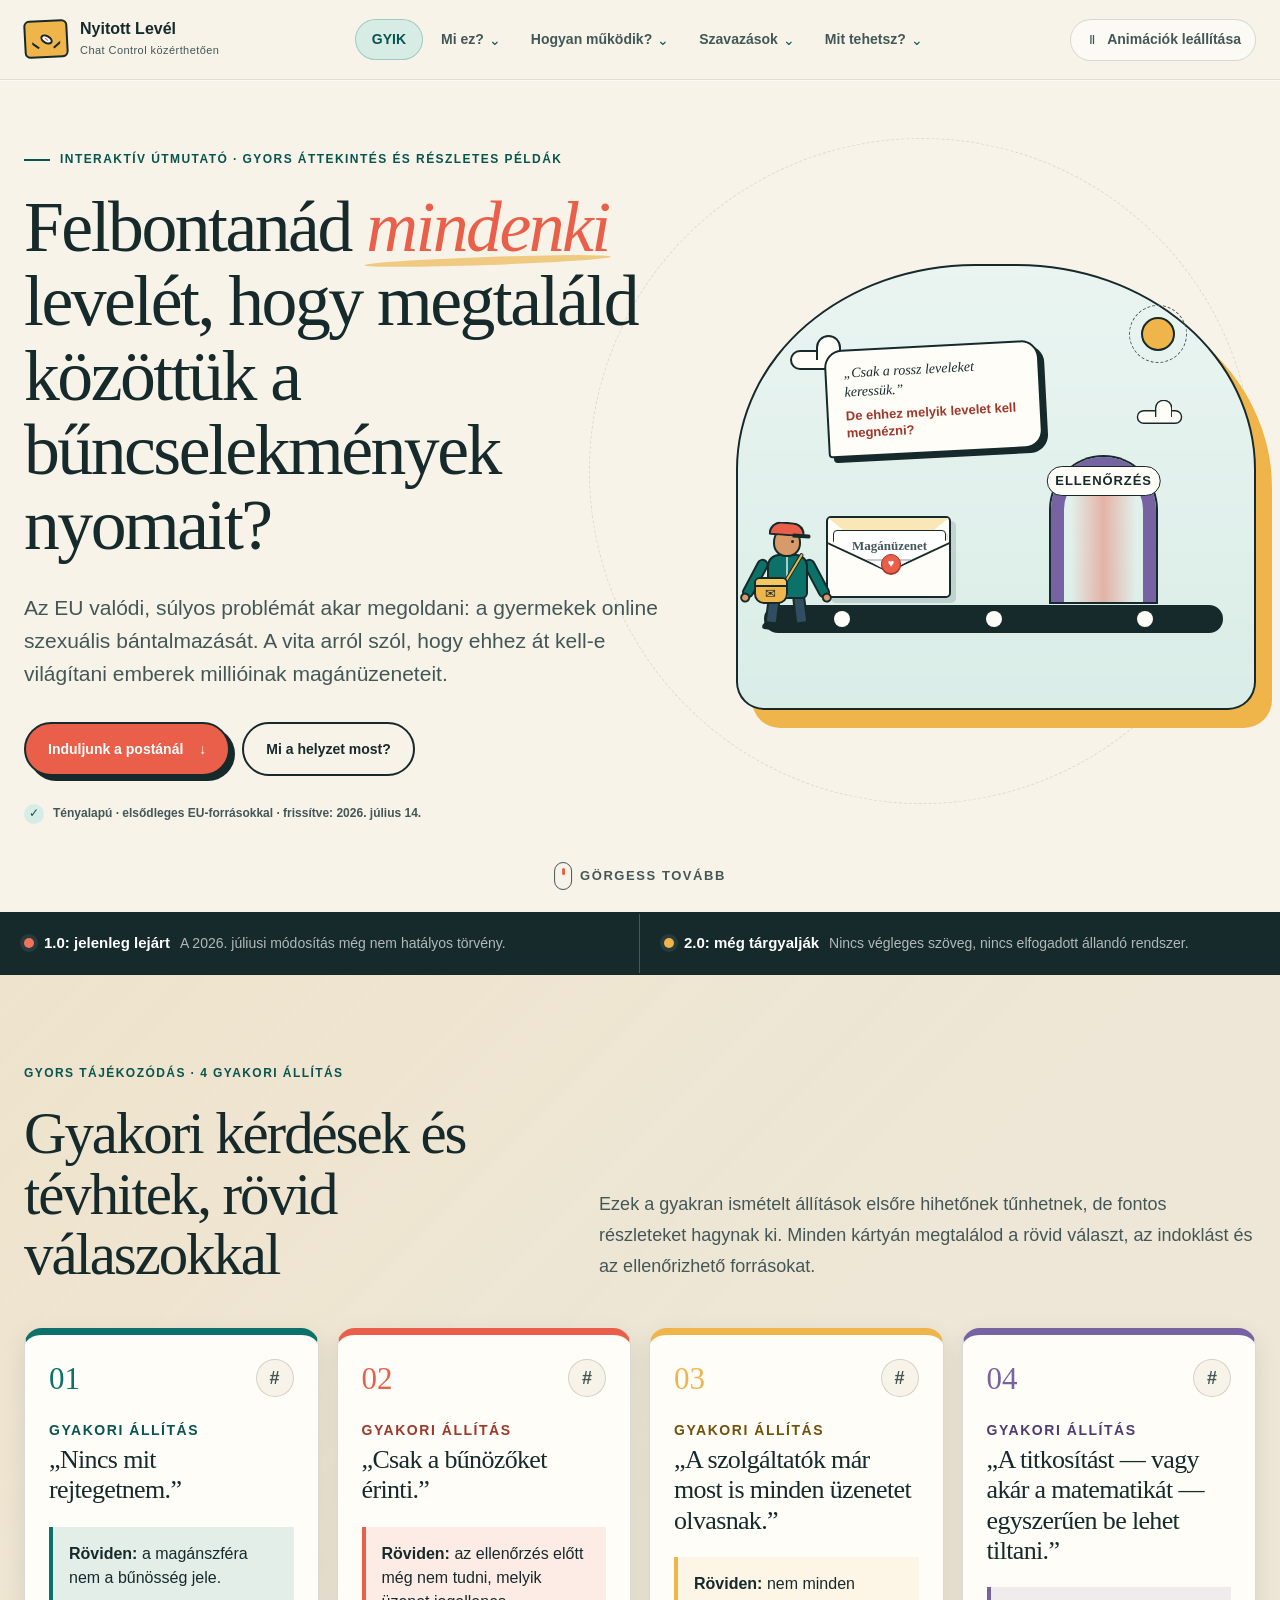
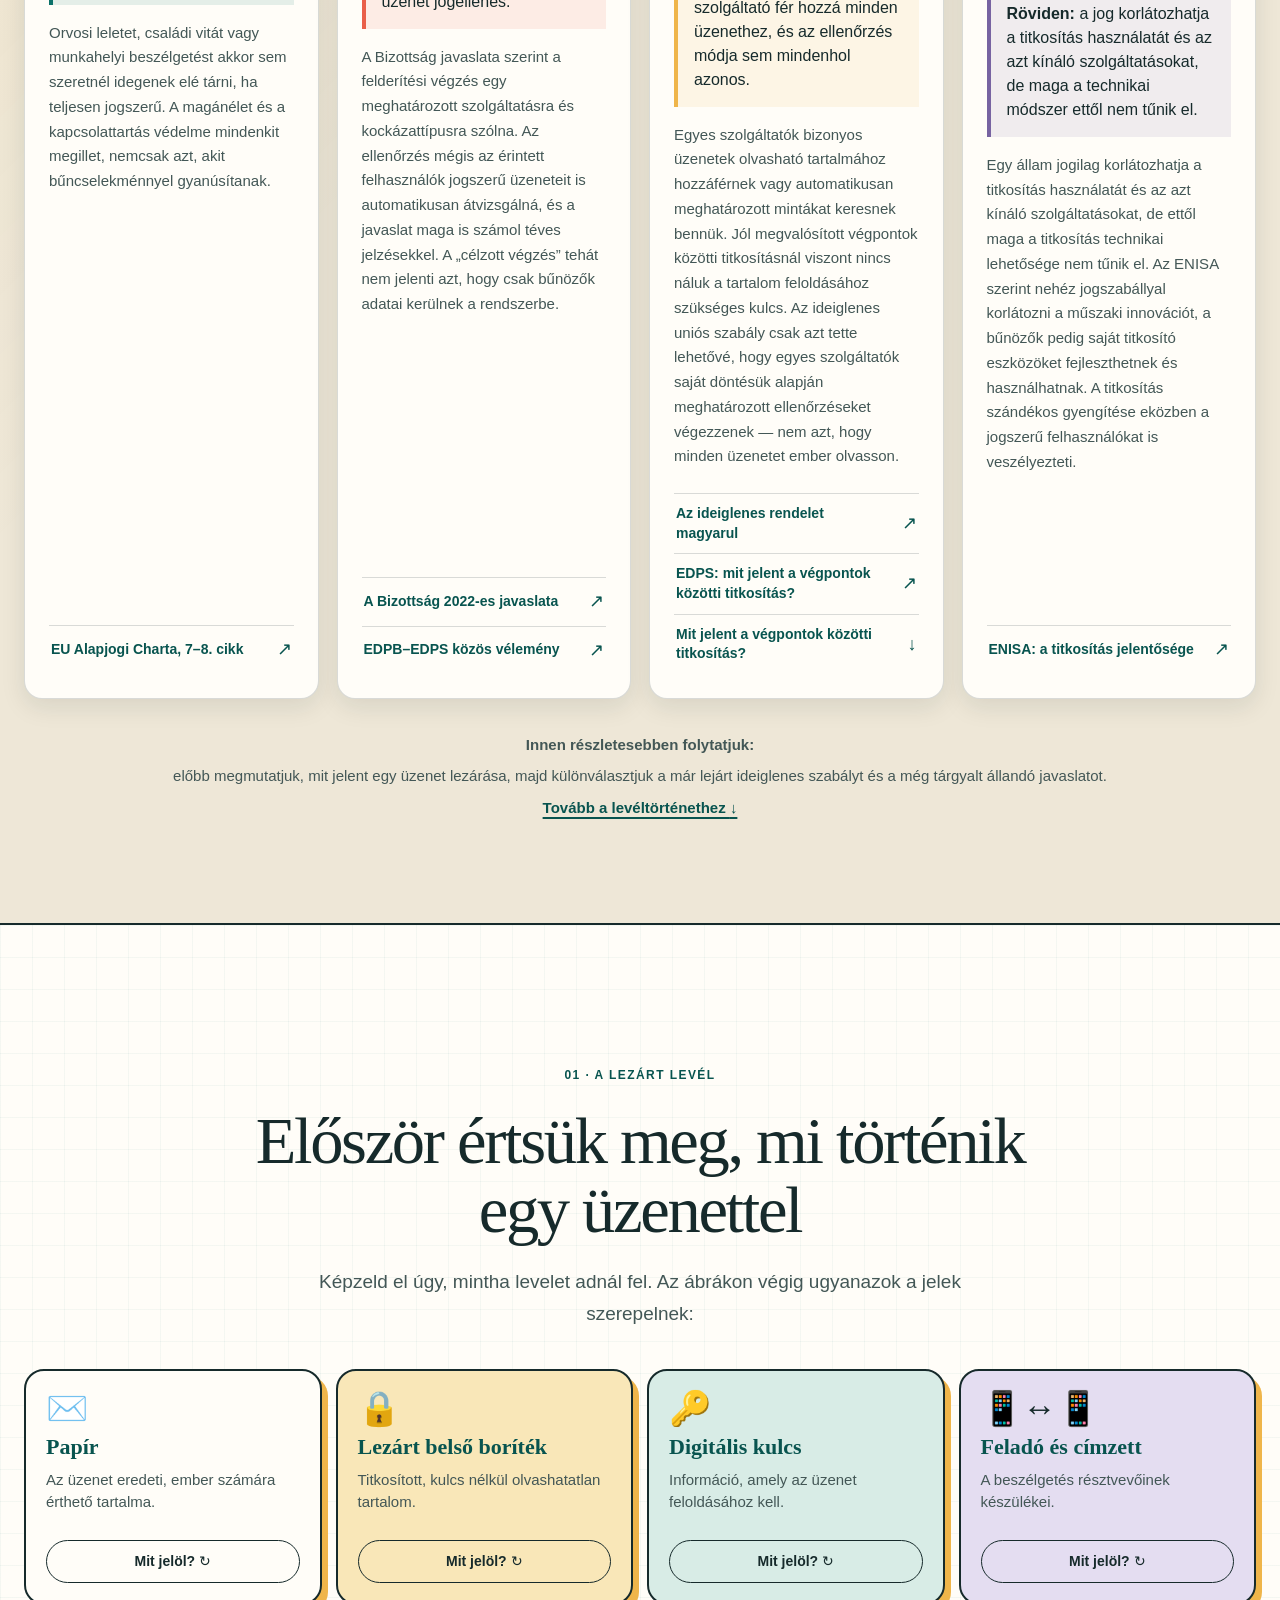
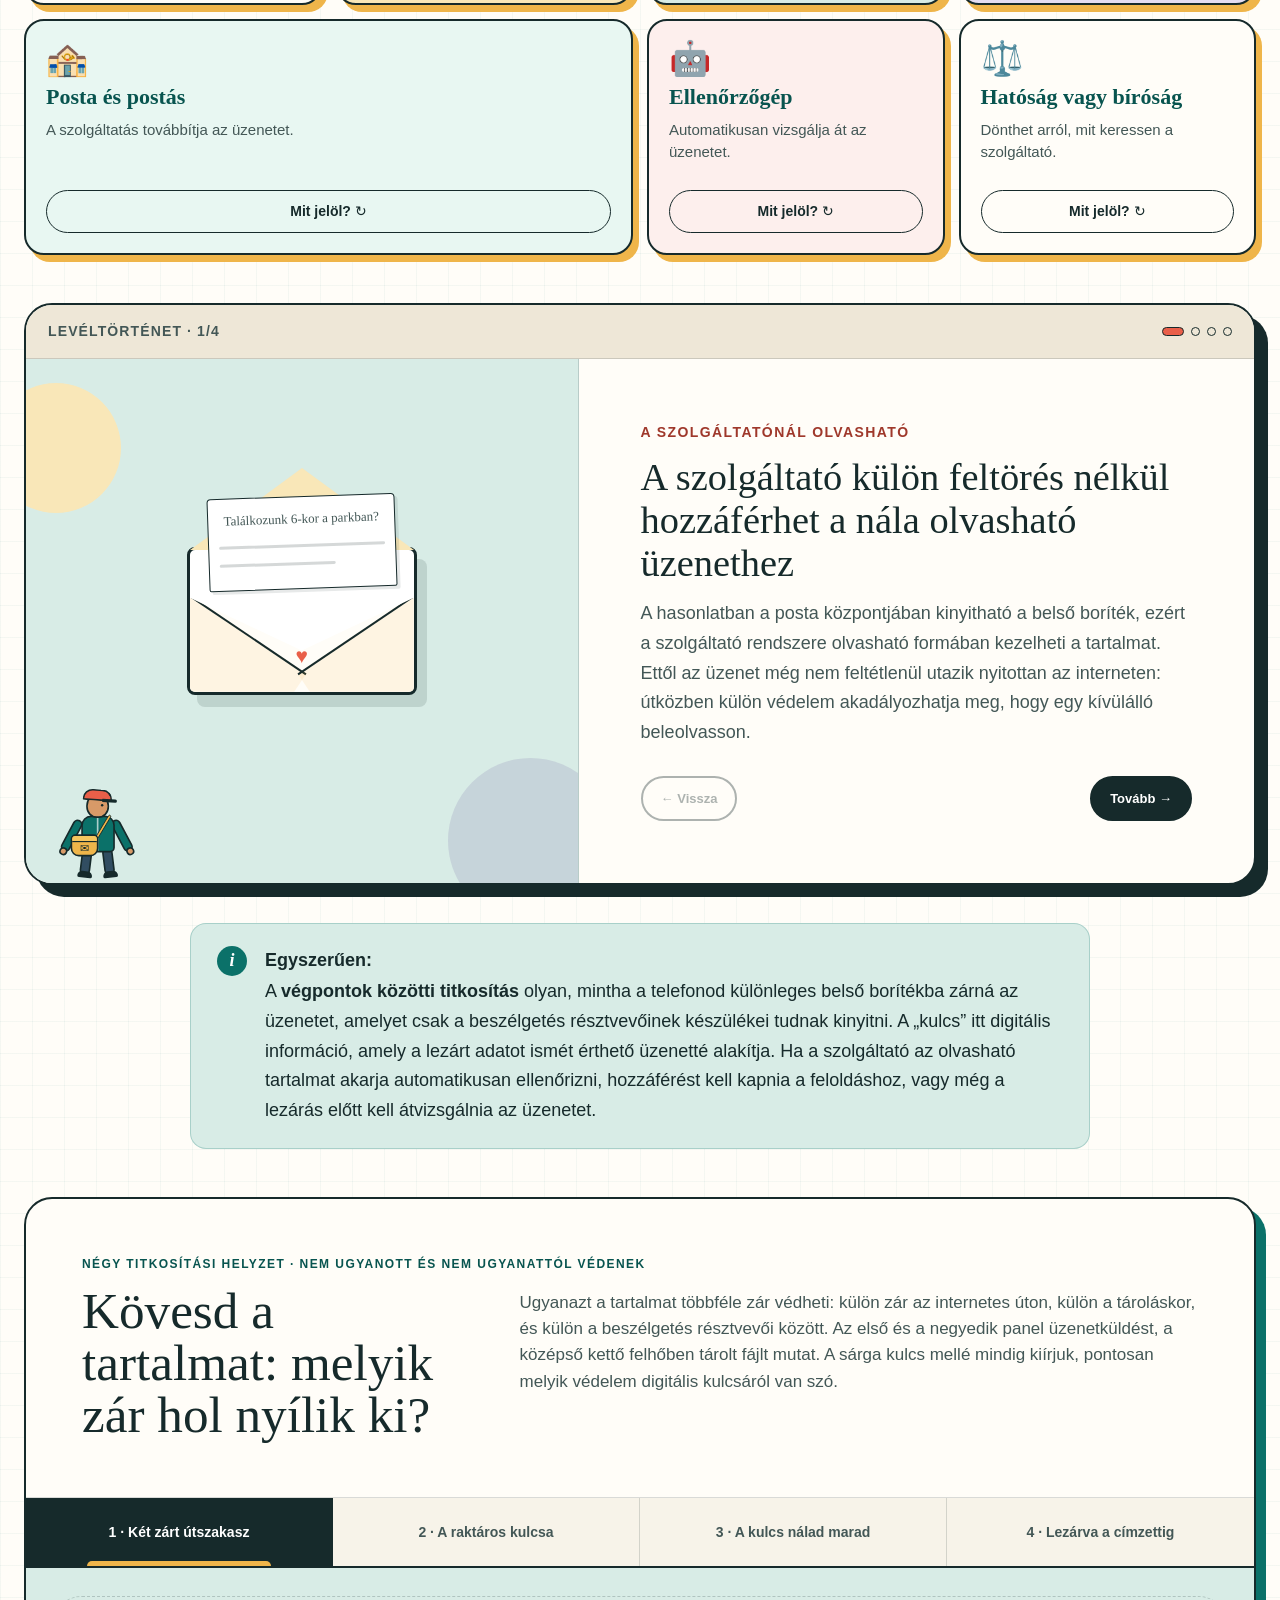
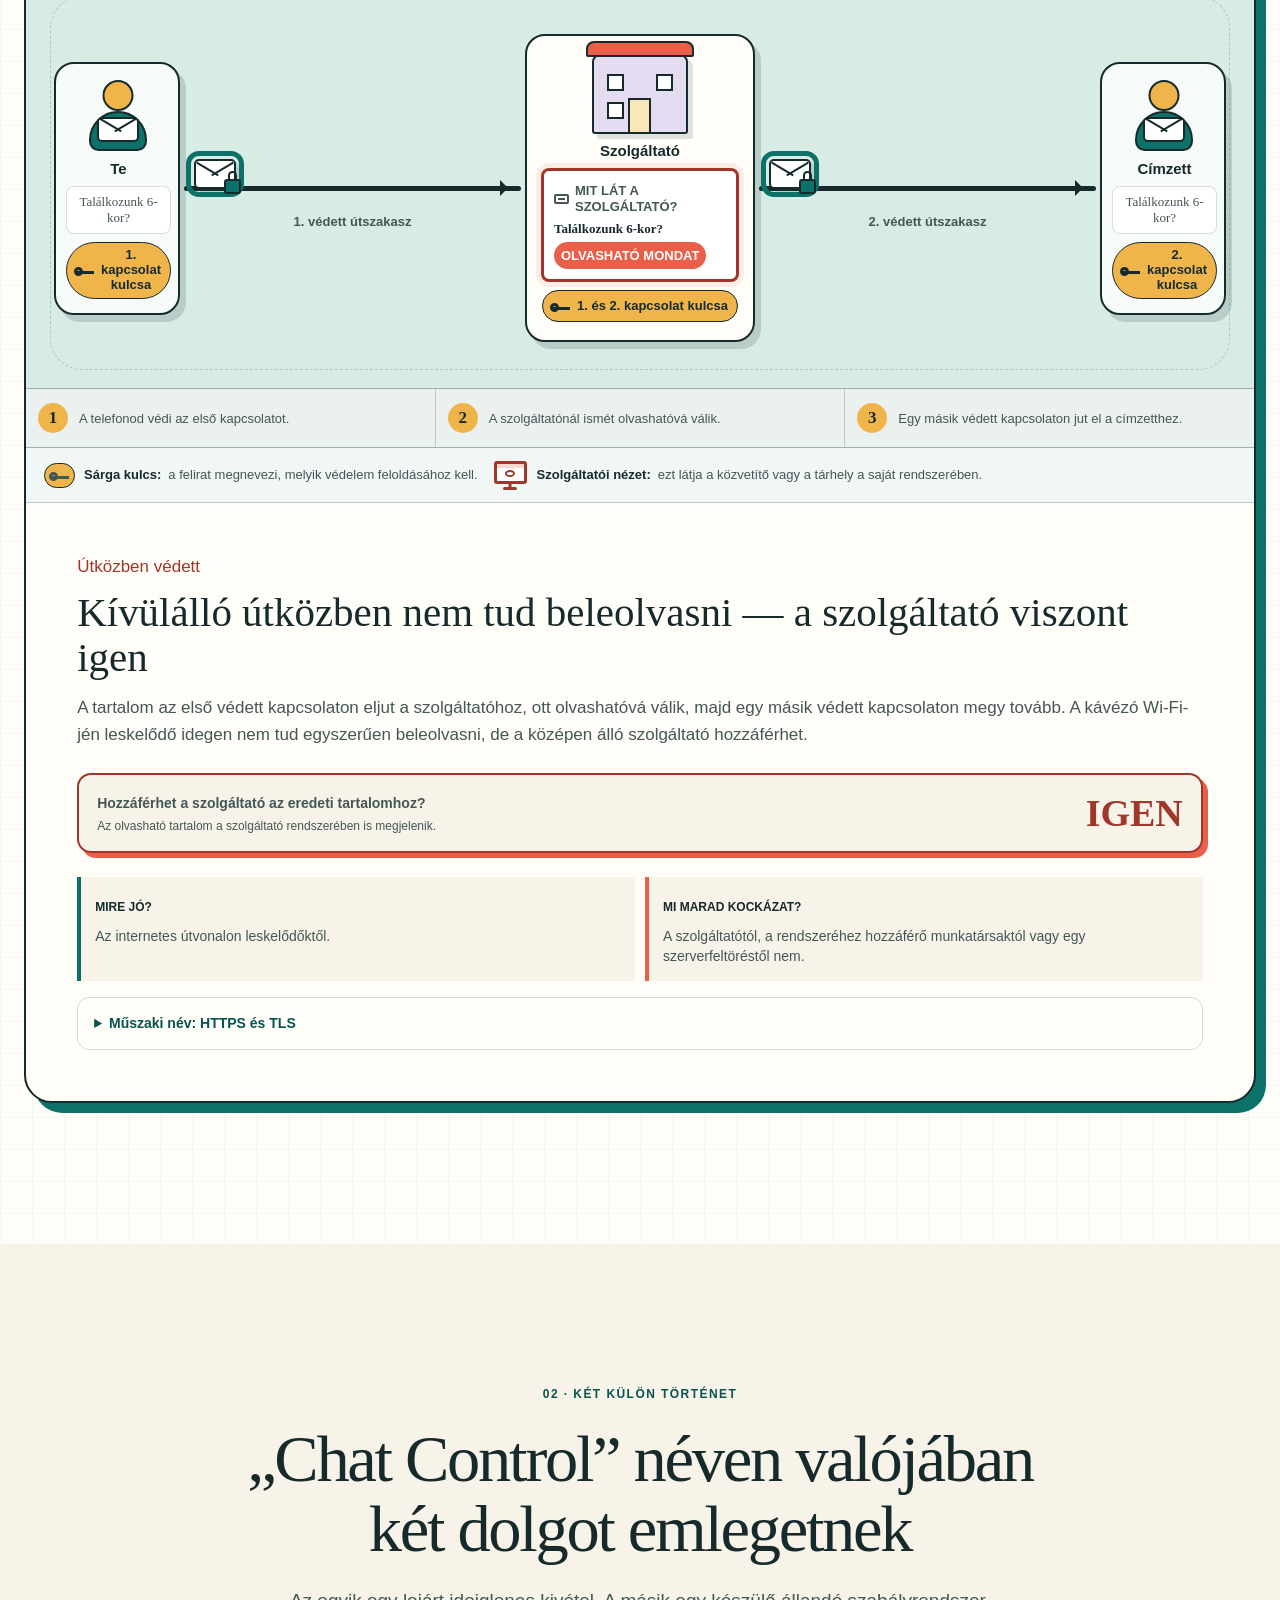
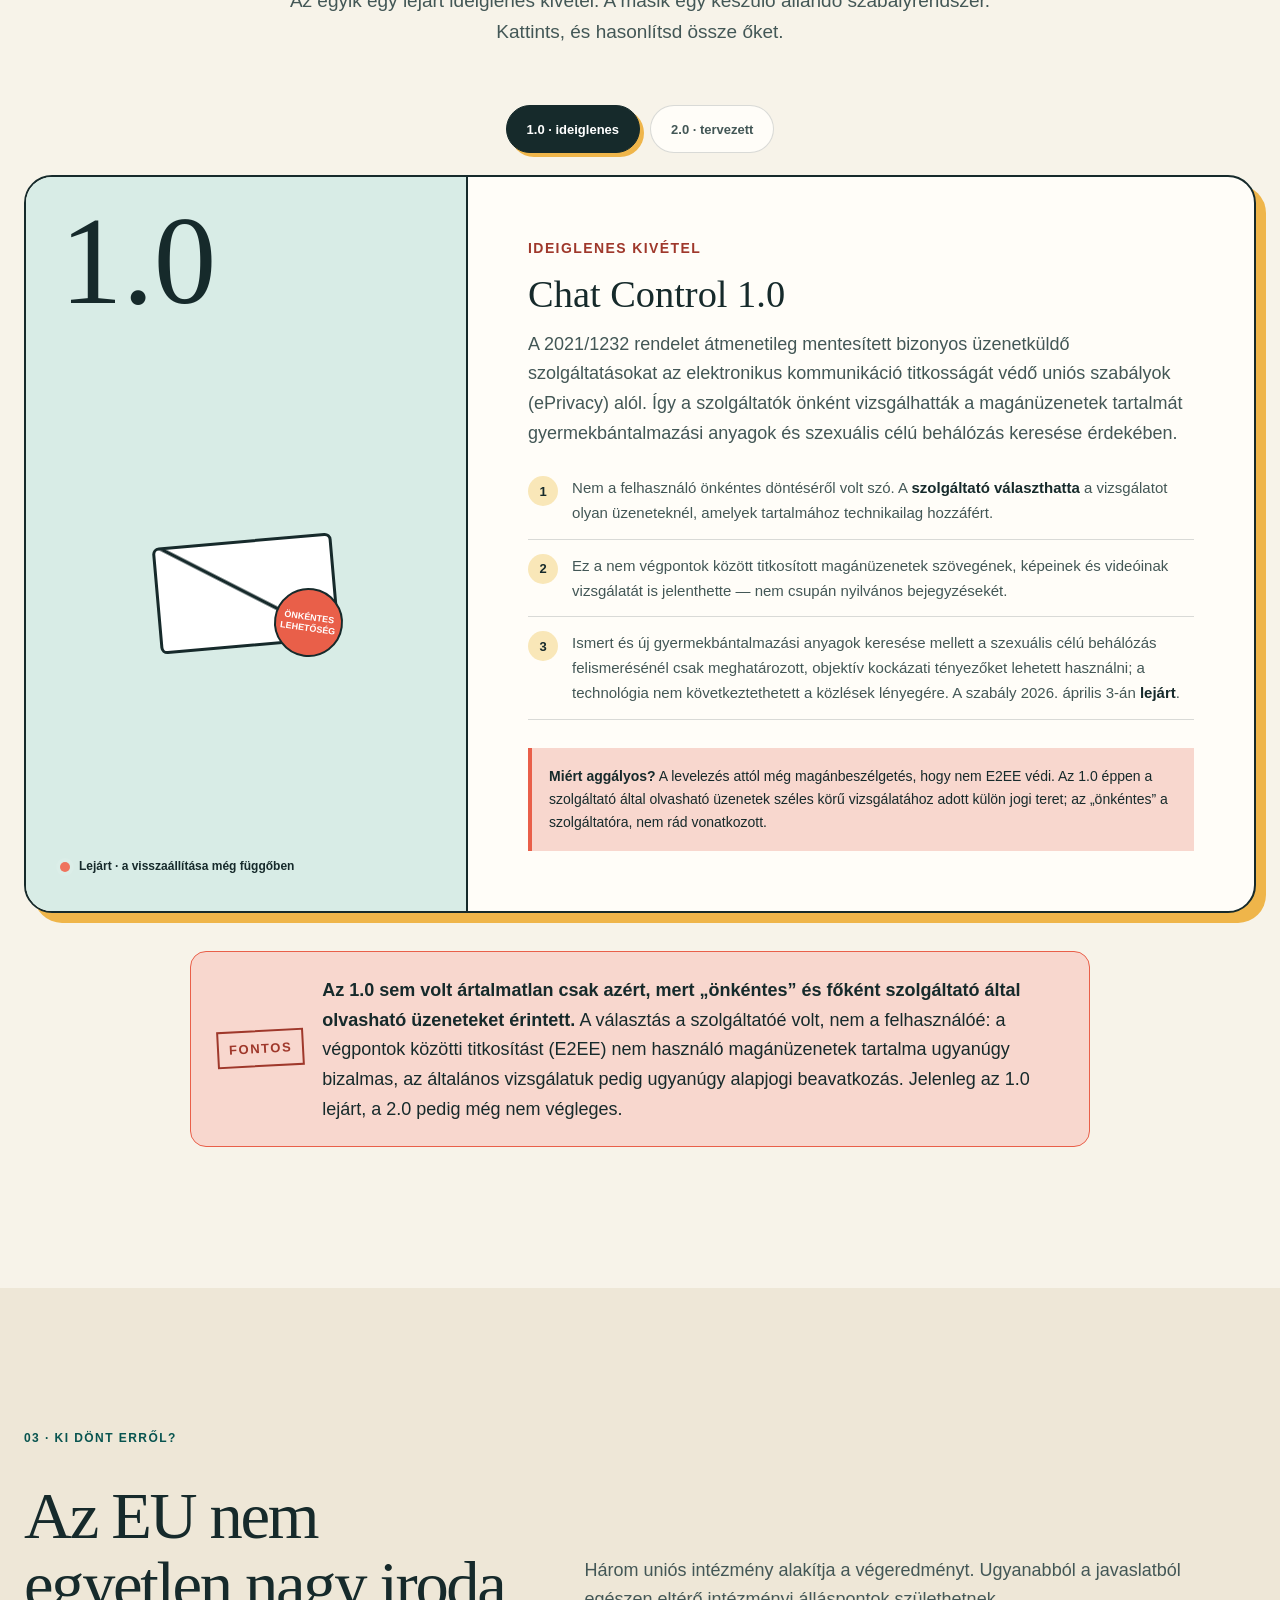
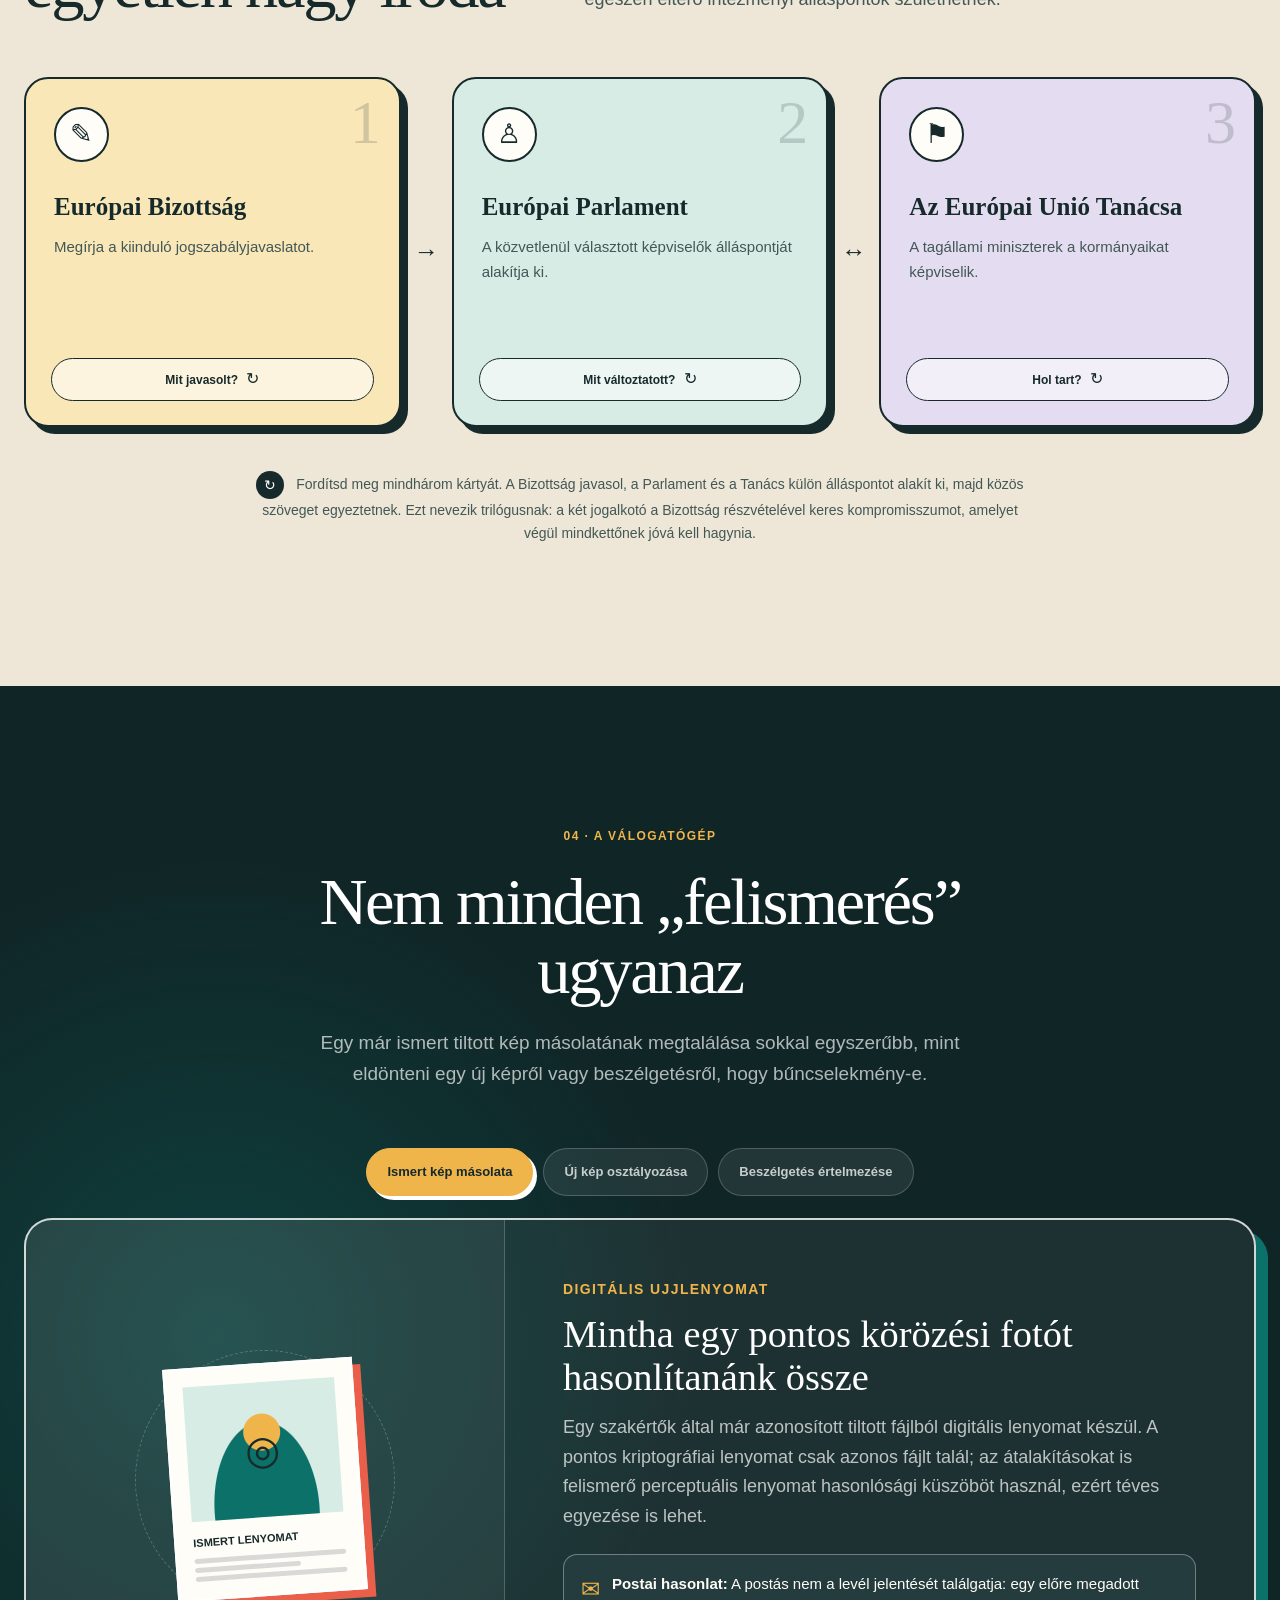
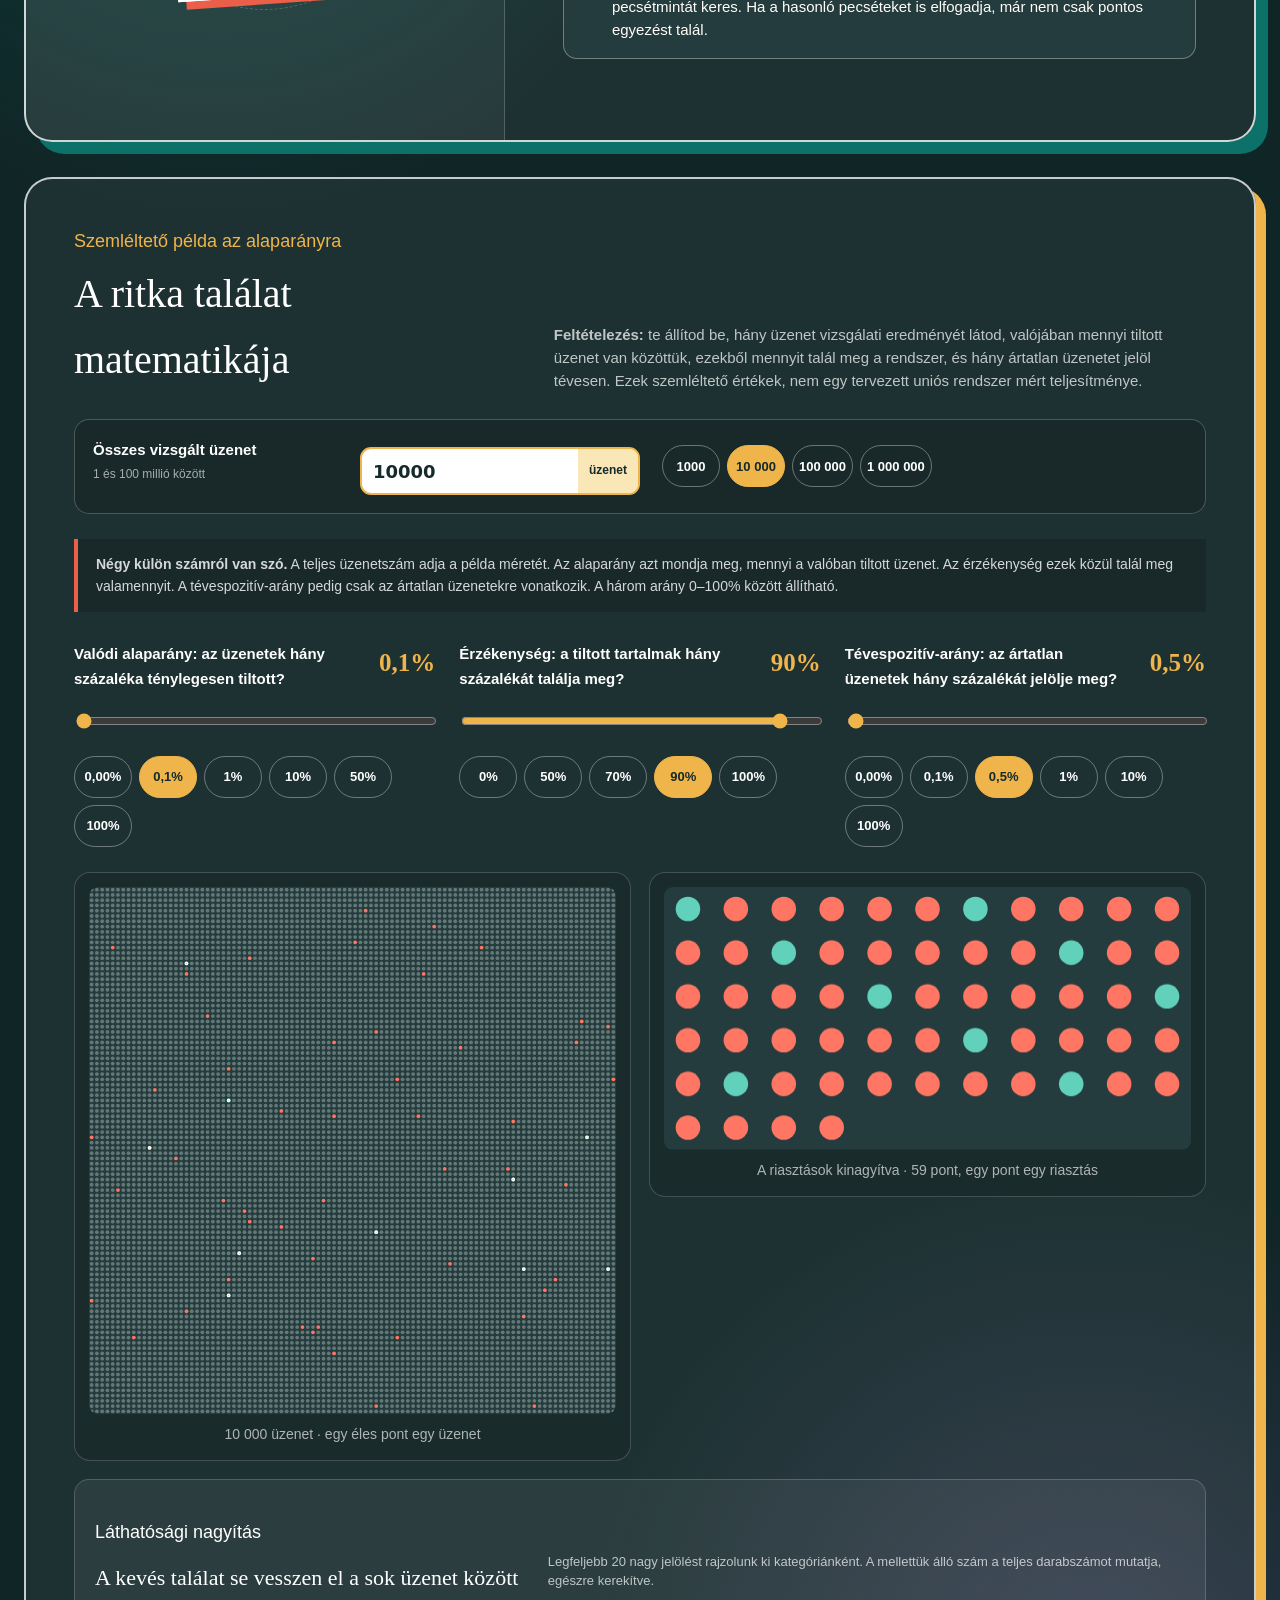
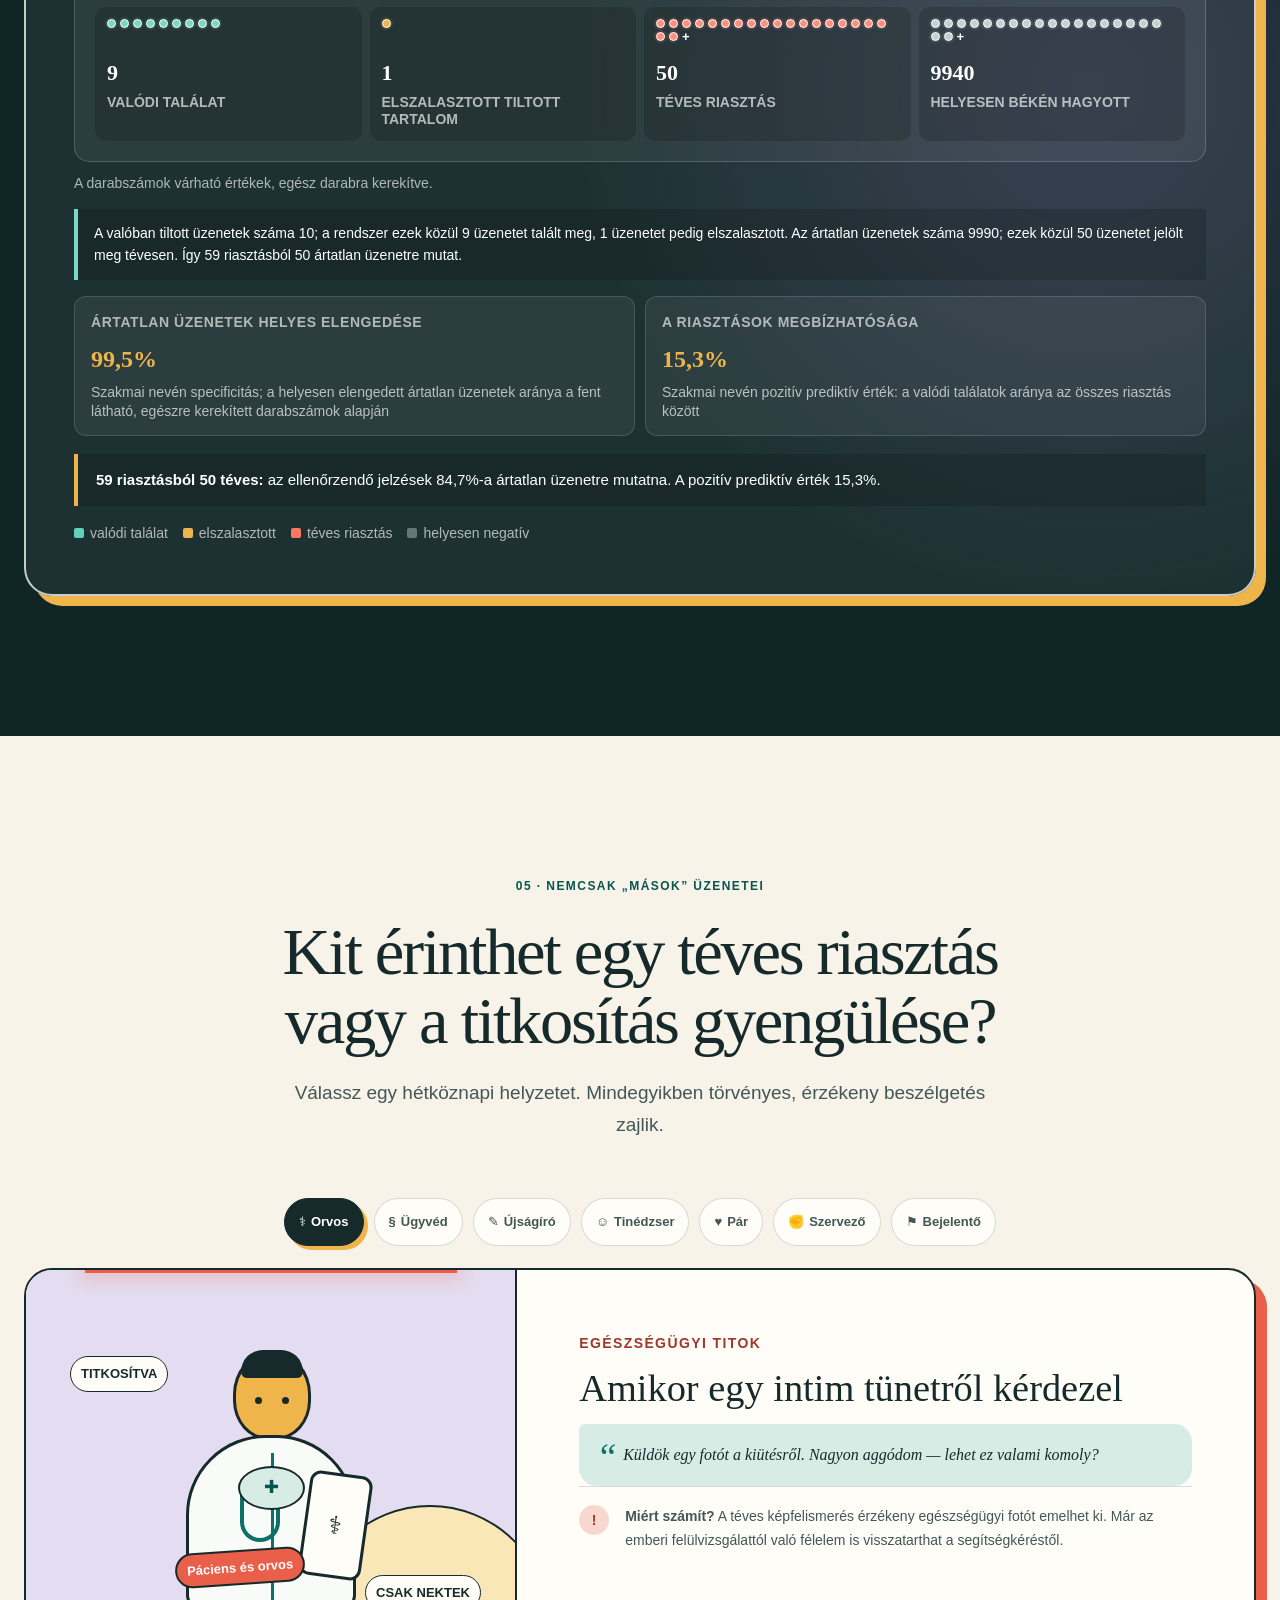
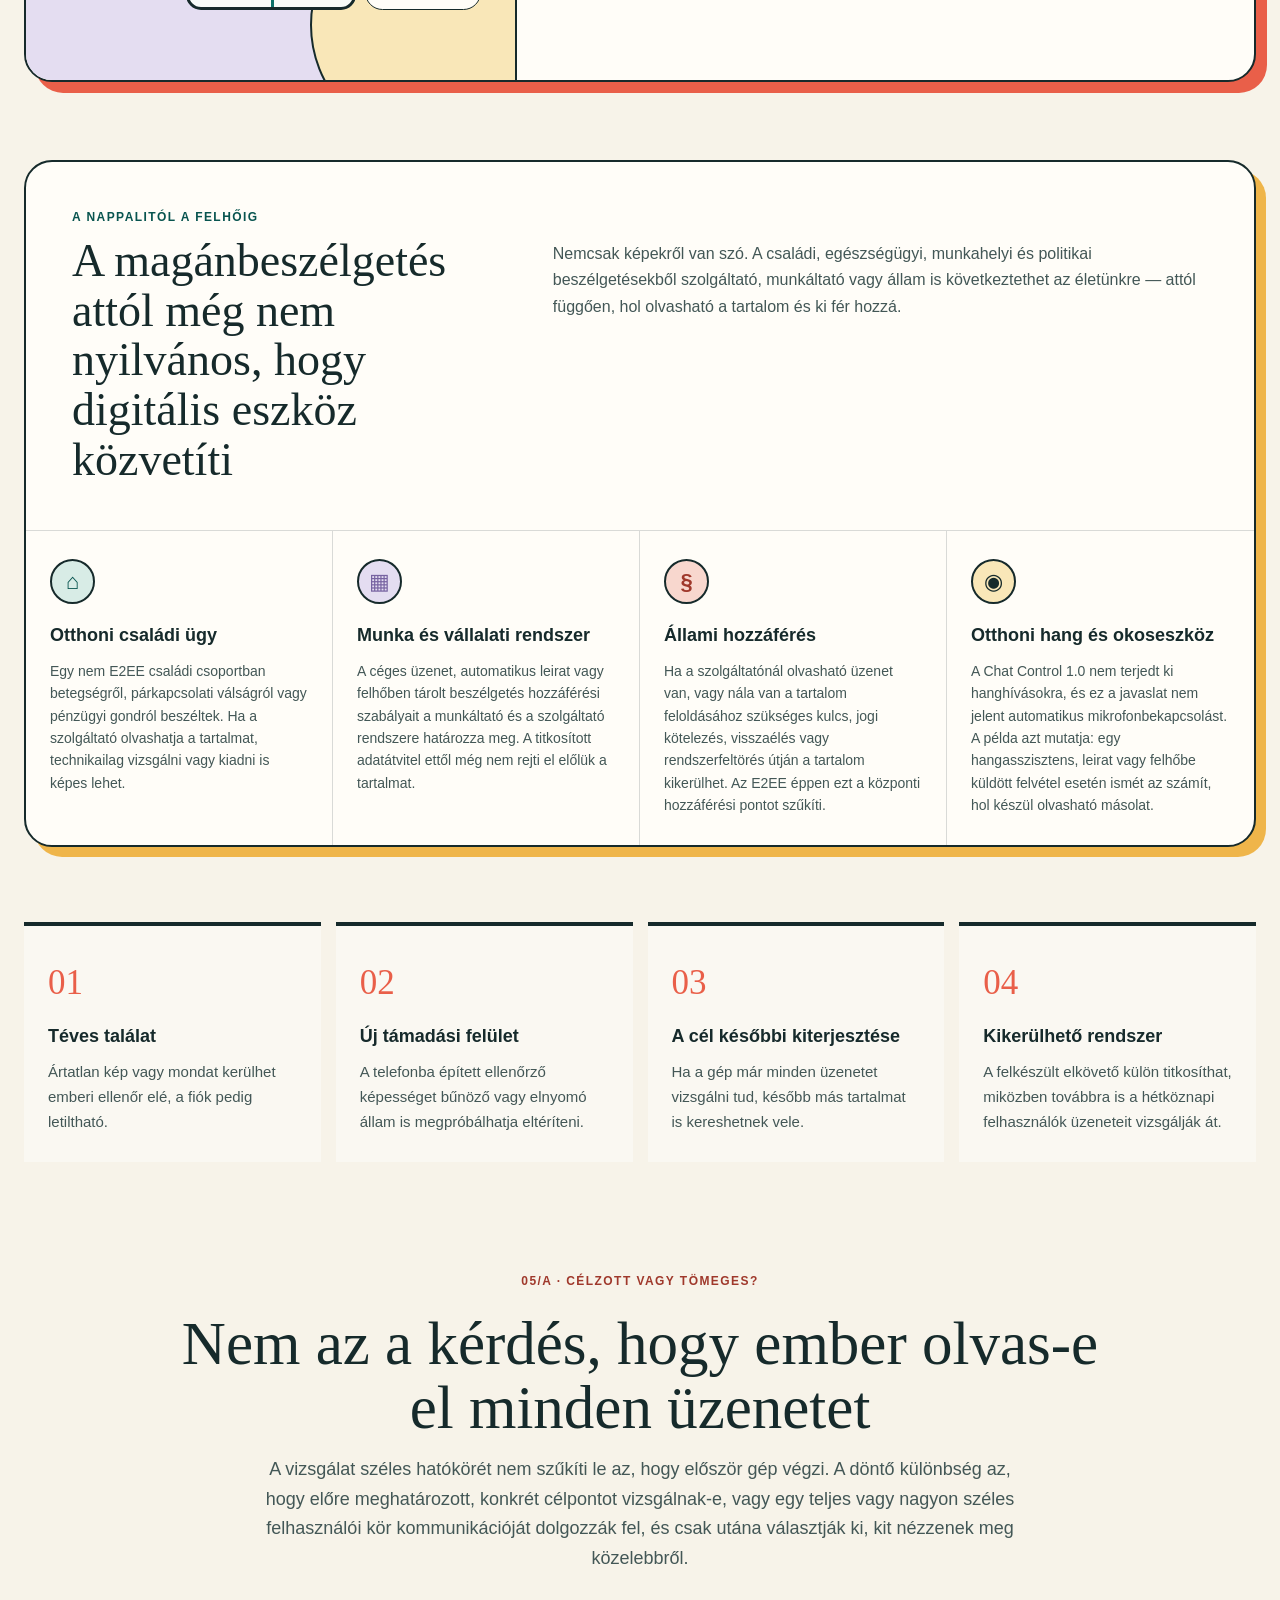
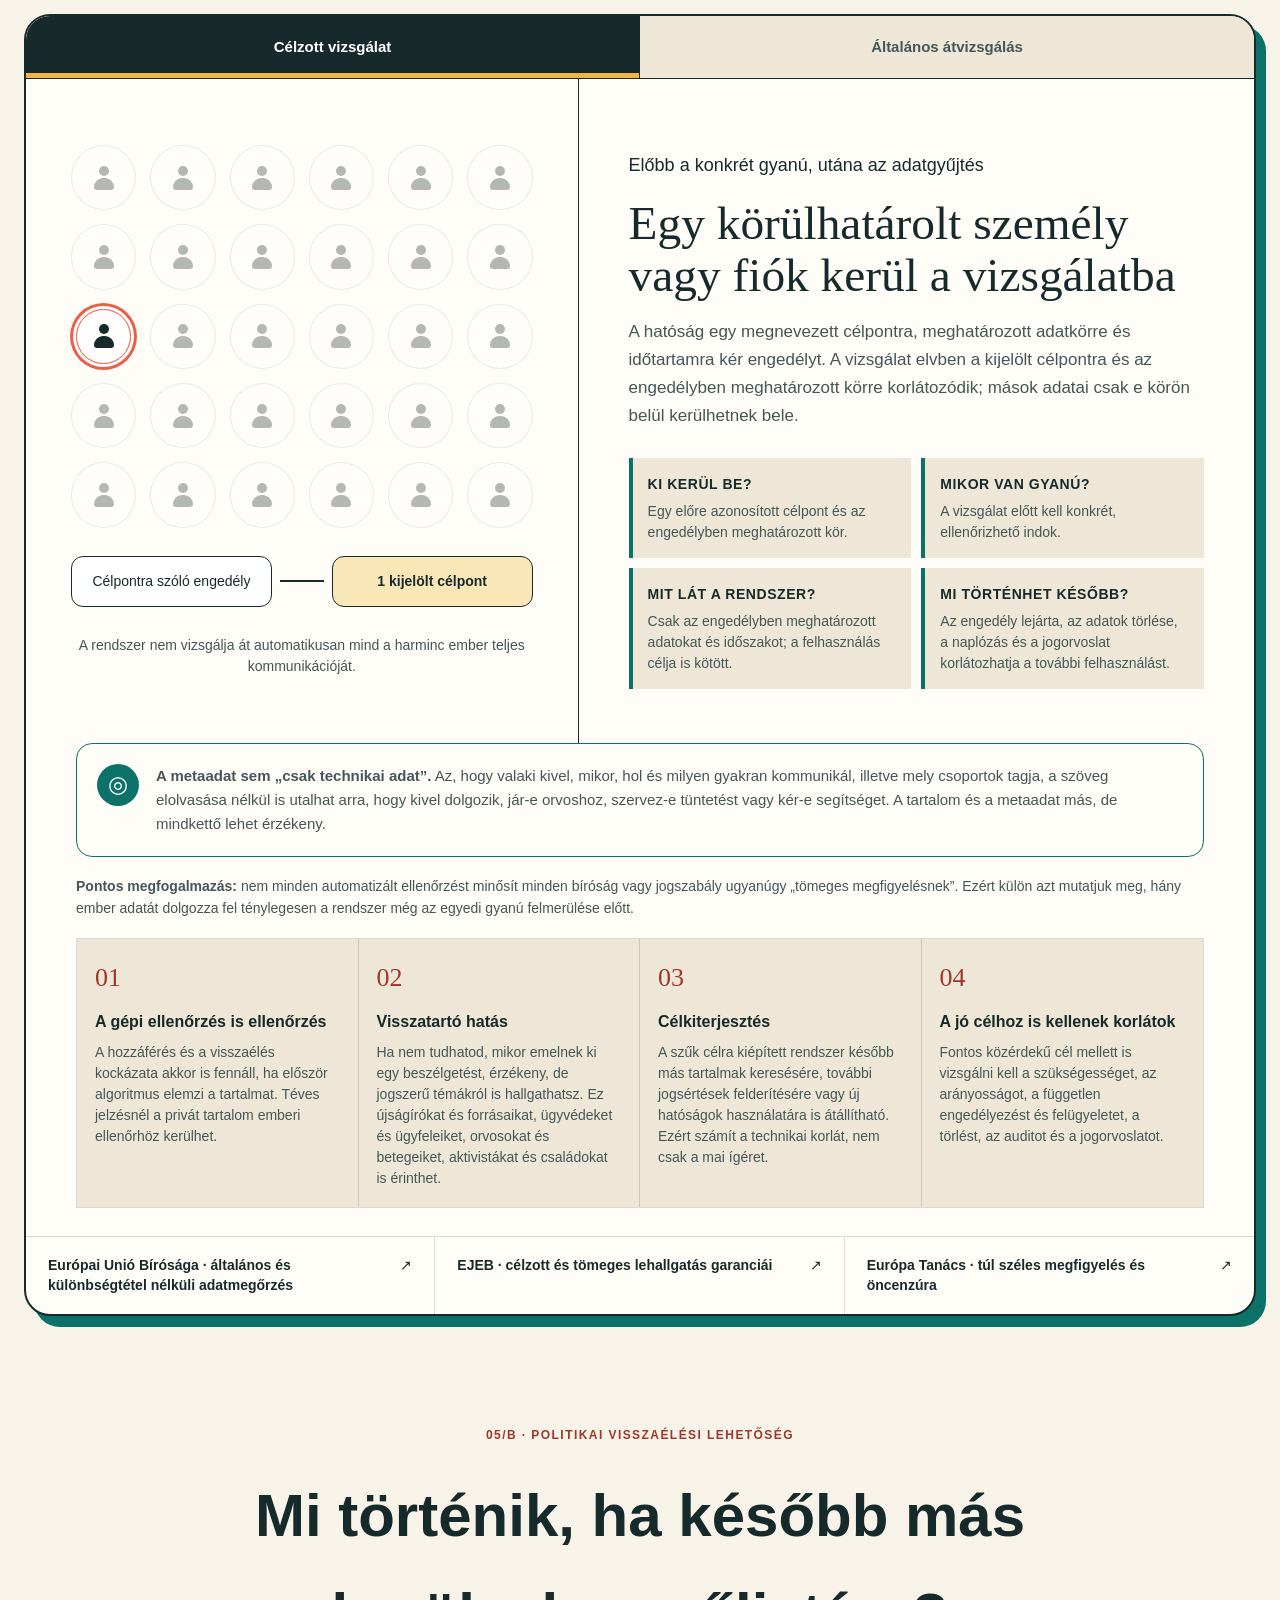
<file: f4ec977/index.html>
<!doctype html>
<html lang="hu">
  <head>
    <meta charset="utf-8" />
    <meta name="viewport" content="width=device-width, initial-scale=1" />
    <meta name="robots" content="noindex, nofollow, noarchive" />
    <meta name="referrer" content="no-referrer" />
    <meta
      http-equiv="Content-Security-Policy"
      content="default-src 'self'; script-src 'self'; style-src 'self' 'unsafe-inline'; img-src 'self'; font-src 'none'; connect-src 'none'; media-src 'none'; object-src 'none'; base-uri 'none'; form-action 'none'; frame-src 'none'; worker-src 'none'; manifest-src 'none'"
    />
    <meta
      name="description"
      content="Közérthető, interaktív magyar útmutató az EU Chat Control 1.0 és 2.0 javaslatairól, a szavazásokról, a titkosításról és az alapjogi kockázatokról."
    />
    <meta name="theme-color" content="#f7f3e9" />
    <meta property="og:title" content="Felbontanád mindenki levelét? — Chat Control közérthetően" />
    <meta
      property="og:description"
      content="Interaktív történet arról, mit akar megoldani az EU, és milyen kockázatokkal járhat a választott eszköz."
    />
    <meta property="og:url" content="https://iplayzed.github.io/nyitottlevel.hu/" />
    <title>Felbontanád mindenki levelét? — Chat Control közérthetően</title>
    <link rel="canonical" href="https://iplayzed.github.io/nyitottlevel.hu/" />
    <link rel="icon" href="favicon.svg" type="image/svg+xml" />
    <link rel="stylesheet" href="styles.css" />
    <script src="vote-data.js" defer></script>
    <script src="quiz-data.js" defer></script>
    <script src="app.js" defer></script>
  </head>
  <body>
    <a class="skip-link" href="#tartalom">Ugrás a tartalomhoz</a>

    <div class="reading-progress" aria-hidden="true">
      <span id="readingProgress"></span>
    </div>

    <header class="site-header" id="top">
      <a class="brand" href="#top" aria-label="Vissza az oldal tetejére">
        <span class="brand-mark" aria-hidden="true">
          <span class="brand-envelope"></span>
          <span class="brand-eye"></span>
        </span>
        <span>
          <strong>Nyitott Levél</strong>
          <small>Chat Control közérthetően</small>
        </span>
      </a>

      <nav class="desktop-nav" aria-label="Fő navigáció">
        <a class="nav-direct" href="#gyakori-tevhitek">GYIK</a>
        <div class="nav-group">
          <a href="#mi-ez">Mi ez?<span class="nav-chevron" aria-hidden="true">⌄</span></a>
          <div class="nav-submenu" aria-label="Mi ez? alcímek">
            <a href="#posta">Levéltörténet</a>
            <a href="#mi-ez">Az 1.0 és a 2.0</a>
            <a href="#intezmenyek">Ki dönt erről?</a>
          </div>
        </div>
        <div class="nav-group">
          <a href="#hogyan-mukodik">Hogyan működik?<span class="nav-chevron" aria-hidden="true">⌄</span></a>
          <div class="nav-submenu" aria-label="Hogyan működik? alcímek">
            <a href="#hogyan-mukodik">Felismerési módok</a>
            <a href="#kockazatok">Kinek árthat?</a>
            <a href="#tomeges-megfigyeles">Tömeges megfigyelés</a>
            <a href="#visszaeles">Visszaélési lehetőségek</a>
          </div>
        </div>
        <div class="nav-group">
          <a href="#szavazas">Szavazások<span class="nav-chevron" aria-hidden="true">⌄</span></a>
          <div class="nav-submenu" aria-label="Szavazások alcímek">
            <a href="#szavazas">Időrend és szavazatok</a>
            <a href="#merleg">Az érvek mérlege</a>
          </div>
        </div>
        <div class="nav-group">
          <a href="#mit-tehetsz">Mit tehetsz?<span class="nav-chevron" aria-hidden="true">⌄</span></a>
          <div class="nav-submenu nav-submenu--right" aria-label="Mit tehetsz? alcímek">
            <a href="#mit-tehetsz">Cselekvési lehetőségek</a>
            <a href="#kapcsolodas">Szervezetek és közösségek</a>
            <a href="#forrasok">Források</a>
          </div>
        </div>
      </nav>

      <div class="header-actions">
        <button class="quiet-button" id="motionToggle" type="button" aria-pressed="false">
          <span class="motion-icon" aria-hidden="true">Ⅱ</span>
          <span class="button-label">Animációk leállítása</span>
        </button>
        <button class="menu-button" id="menuButton" type="button" aria-expanded="false" aria-controls="mobileNav">
          <span></span><span></span><span></span>
          <span class="sr-only">Menü megnyitása</span>
        </button>
      </div>
    </header>

    <nav class="mobile-nav" id="mobileNav" aria-label="Mobil navigáció" hidden>
      <a class="mobile-nav__shortcut" href="#gyakori-tevhitek"><strong>GYIK</strong><span>Kérdések és tévhitek, röviden</span></a>
      <div class="mobile-nav__group">
        <a class="mobile-nav__parent" href="#mi-ez">Mi ez?</a>
        <a href="#posta">Levéltörténet</a><a href="#mi-ez">Az 1.0 és a 2.0</a><a href="#intezmenyek">Ki dönt erről?</a>
      </div>
      <div class="mobile-nav__group">
        <a class="mobile-nav__parent" href="#hogyan-mukodik">Hogyan működik?</a>
        <a href="#hogyan-mukodik">Felismerési módok</a><a href="#kockazatok">Kinek árthat?</a><a href="#tomeges-megfigyeles">Tömeges megfigyelés</a><a href="#visszaeles">Visszaélési lehetőségek</a>
      </div>
      <div class="mobile-nav__group">
        <a class="mobile-nav__parent" href="#szavazas">Szavazások</a>
        <a href="#szavazas">Időrend és szavazatok</a><a href="#merleg">Az érvek mérlege</a>
      </div>
      <div class="mobile-nav__group">
        <a class="mobile-nav__parent" href="#mit-tehetsz">Mit tehetsz?</a>
        <a href="#mit-tehetsz">Cselekvési lehetőségek</a><a href="#kapcsolodas">Szervezetek és közösségek</a><a href="#forrasok">Források</a>
      </div>
    </nav>

    <main id="tartalom">
      <section class="hero story-section" data-chapter="0" aria-labelledby="hero-title">
        <div class="hero-copy reveal">
          <p class="eyebrow"><span></span> Interaktív útmutató · gyors áttekintés és részletes példák</p>
          <h1 id="hero-title">Felbontanád <em>mindenki</em> levelét, hogy megtaláld közöttük a bűncselekmények nyomait?</h1>
          <p class="hero-lead">
            Az EU valódi, súlyos problémát akar megoldani: a gyermekek online szexuális bántalmazását.
            A vita arról szól, hogy ehhez át kell-e világítani emberek millióinak magánüzeneteit.
          </p>
          <div class="hero-actions">
            <a class="primary-button" href="#posta">
              Induljunk a postánál
              <span aria-hidden="true">↓</span>
            </a>
            <button class="secondary-button" type="button" data-open-status>
              Mi a helyzet most?
            </button>
          </div>
          <p class="trust-note">
            <span aria-hidden="true">✓</span>
            Tényalapú · elsődleges EU-forrásokkal · frissítve: 2026. július 14.
          </p>
        </div>

        <div class="hero-visual reveal" aria-label="Animált illusztráció egy lezárt levélről és egy átvilágító kapuról">
          <div class="post-office" aria-hidden="true">
            <div class="sun-orbit"><span></span></div>
            <div class="cloud cloud-one"></div>
            <div class="cloud cloud-two"></div>
            <div class="scanner-gate">
              <span class="scanner-light"></span>
              <span class="scanner-label">ELLENŐRZÉS</span>
            </div>
            <div class="moving-letter">
              <span class="letter-sheet"><b>Magánüzenet</b><i></i><i></i></span>
              <span class="letter-flap"></span>
              <span class="letter-pocket"></span>
              <span class="letter-heart">♥</span>
            </div>
            <div class="postman hero-postman" aria-hidden="true">
              <span class="postman-head"></span><span class="postman-cap"></span><span class="postman-body"></span>
              <span class="postman-strap"></span>
              <span class="postman-arm postman-arm--front"><i class="postman-hand"></i></span><span class="postman-arm postman-arm--back"><i class="postman-hand"></i></span>
              <span class="postman-leg postman-leg--front"></span><span class="postman-leg postman-leg--back"></span>
              <span class="postman-bag postman-satchel"></span>
            </div>
            <div class="belt"><span></span><span></span><span></span></div>
            <div class="speech-cloud">
              „Csak a rossz leveleket keressük.”
              <small>De ehhez melyik levelet kell megnézni?</small>
            </div>
          </div>
        </div>

        <div class="scroll-cue" aria-hidden="true"><span></span> Görgess tovább</div>
      </section>

      <section class="status-strip" aria-label="Jelenlegi jogi helyzet">
        <div>
          <span class="status-dot status-dot--off"></span>
          <strong>1.0: jelenleg lejárt</strong>
          <span>A 2026. júliusi módosítás még nem hatályos törvény.</span>
        </div>
        <div>
          <span class="status-dot status-dot--pending"></span>
          <strong>2.0: még tárgyalják</strong>
          <span>Nincs végleges szöveg, nincs elfogadott állandó rendszer.</span>
        </div>
      </section>

      <section class="misconceptions-section story-section" id="gyakori-tevhitek" aria-labelledby="misconceptions-title">
        <div class="misconceptions-heading reveal">
          <div>
            <p class="chapter-number">Gyors tájékozódás · 4 gyakori állítás</p>
            <h2 id="misconceptions-title">Gyakori kérdések és tévhitek, rövid válaszokkal</h2>
          </div>
          <p>
            Ezek a gyakran ismételt állítások elsőre hihetőnek tűnhetnek, de fontos részleteket hagynak ki.
            Minden kártyán megtalálod a rövid választ, az indoklást és az ellenőrizhető forrásokat.
          </p>
        </div>

        <div class="misconception-grid">
          <article class="misconception-card misconception-card--privacy reveal" id="nincs-mit-rejtegetnem">
            <header>
              <span class="misconception-number" aria-hidden="true">01</span>
              <a class="section-anchor" href="#nincs-mit-rejtegetnem" aria-label="A Nincs mit rejtegetnem állítás közvetlen hivatkozása">#</a>
            </header>
            <p class="misconception-label">Gyakori állítás</p>
            <h3>„Nincs mit rejtegetnem.”</h3>
            <p class="misconception-answer"><strong>Röviden:</strong> a magánszféra nem a bűnösség jele.</p>
            <p>
              Orvosi leletet, családi vitát vagy munkahelyi beszélgetést akkor sem szeretnél idegenek elé tárni,
              ha teljesen jogszerű. A magánélet és a kapcsolattartás védelme mindenkit megillet, nemcsak azt, akit
              bűncselekménnyel gyanúsítanak.
            </p>
            <div class="misconception-sources">
              <a href="https://eur-lex.europa.eu/legal-content/HU/TXT/?uri=CELEX:12016P/TXT" target="_blank" rel="noopener noreferrer">EU Alapjogi Charta, 7–8. cikk <span aria-hidden="true">↗</span></a>
            </div>
          </article>

          <article class="misconception-card misconception-card--scope reveal" id="csak-bunozoket-erint">
            <header>
              <span class="misconception-number" aria-hidden="true">02</span>
              <a class="section-anchor" href="#csak-bunozoket-erint" aria-label="A Csak a bűnözőket érinti állítás közvetlen hivatkozása">#</a>
            </header>
            <p class="misconception-label">Gyakori állítás</p>
            <h3>„Csak a bűnözőket érinti.”</h3>
            <p class="misconception-answer"><strong>Röviden:</strong> az ellenőrzés előtt még nem tudni, melyik üzenet jogellenes.</p>
            <p>
              A Bizottság javaslata szerint a felderítési végzés egy meghatározott szolgáltatásra és
              kockázattípusra szólna. Az ellenőrzés mégis az érintett felhasználók jogszerű üzeneteit is
              automatikusan átvizsgálná, és a javaslat maga is számol téves jelzésekkel. A „célzott végzés” tehát
              nem jelenti azt, hogy csak bűnözők adatai kerülnek a rendszerbe.
            </p>
            <div class="misconception-sources">
              <a href="https://eur-lex.europa.eu/legal-content/HU/TXT/?uri=CELEX:52022PC0209" target="_blank" rel="noopener noreferrer">A Bizottság 2022-es javaslata <span aria-hidden="true">↗</span></a>
              <a href="https://www.edpb.europa.eu/documents/legislative-opinion/edpb-edps-joint-opinion-042022-on-the-proposal-for-a-regulation-of_en" target="_blank" rel="noopener noreferrer">EDPB–EDPS közös vélemény <span aria-hidden="true">↗</span></a>
            </div>
          </article>

          <article class="misconception-card misconception-card--provider reveal" id="minden-uzenetet-olvasnak">
            <header>
              <span class="misconception-number" aria-hidden="true">03</span>
              <a class="section-anchor" href="#minden-uzenetet-olvasnak" aria-label="A Szolgáltatók minden üzenetet olvasnak állítás közvetlen hivatkozása">#</a>
            </header>
            <p class="misconception-label">Gyakori állítás</p>
            <h3>„A szolgáltatók már most is minden üzenetet olvasnak.”</h3>
            <p class="misconception-answer"><strong>Röviden:</strong> nem minden szolgáltató fér hozzá minden üzenethez, és az ellenőrzés módja sem mindenhol azonos.</p>
            <p>
              Egyes szolgáltatók bizonyos üzenetek olvasható tartalmához hozzáférnek vagy automatikusan
              meghatározott mintákat keresnek bennük. Jól megvalósított végpontok közötti titkosításnál viszont
              nincs náluk a tartalom feloldásához szükséges kulcs. Az ideiglenes uniós szabály csak azt tette
              lehetővé, hogy egyes szolgáltatók saját döntésük alapján meghatározott ellenőrzéseket végezzenek —
              nem azt, hogy minden üzenetet ember olvasson.
            </p>
            <div class="misconception-sources">
              <a href="https://eur-lex.europa.eu/legal-content/HU/TXT/?uri=CELEX:32021R1232" target="_blank" rel="noopener noreferrer">Az ideiglenes rendelet magyarul <span aria-hidden="true">↗</span></a>
              <a href="https://www.edps.europa.eu/data-protection/our-work/subjects/encryption_en" target="_blank" rel="noopener noreferrer">EDPS: mit jelent a végpontok közötti titkosítás? <span aria-hidden="true">↗</span></a>
              <a href="#posta">Mit jelent a végpontok közötti titkosítás? <span aria-hidden="true">↓</span></a>
            </div>
          </article>

          <article class="misconception-card misconception-card--math reveal" id="titkositas-betiltasa">
            <header>
              <span class="misconception-number" aria-hidden="true">04</span>
              <a class="section-anchor" href="#titkositas-betiltasa" aria-label="A Titkosítás betiltása állítás közvetlen hivatkozása">#</a>
            </header>
            <p class="misconception-label">Gyakori állítás</p>
            <h3>„A titkosítást — vagy akár a matematikát — egyszerűen be lehet tiltani.”</h3>
            <p class="misconception-answer"><strong>Röviden:</strong> a jog korlátozhatja a titkosítás használatát és az azt kínáló szolgáltatásokat, de maga a technikai módszer ettől nem tűnik el.</p>
            <p>
              Egy állam jogilag korlátozhatja a titkosítás használatát és az azt kínáló szolgáltatásokat, de ettől
              maga a titkosítás technikai lehetősége nem tűnik el. Az ENISA szerint nehéz jogszabállyal korlátozni
              a műszaki innovációt, a bűnözők pedig saját titkosító eszközöket fejleszthetnek és használhatnak. A
              titkosítás szándékos gyengítése eközben a jogszerű felhasználókat is veszélyezteti.
            </p>
            <div class="misconception-sources">
              <a href="https://www.enisa.europa.eu/news/enisa-news/the-importance-of-cryptography-for-the-digital-society" target="_blank" rel="noopener noreferrer">ENISA: a titkosítás jelentősége <span aria-hidden="true">↗</span></a>
            </div>
          </article>
        </div>

        <p class="misconceptions-next reveal">
          <strong>Innen részletesebben folytatjuk:</strong> előbb megmutatjuk, mit jelent egy üzenet lezárása,
          majd különválasztjuk a már lejárt ideiglenes szabályt és a még tárgyalt állandó javaslatot.
          <a href="#posta">Tovább a levéltörténethez <span aria-hidden="true">↓</span></a>
        </p>
      </section>

      <section class="chapter story-section paper-section" id="posta" data-chapter="1" aria-labelledby="posta-title">
        <div class="chapter-heading reveal">
          <p class="chapter-number">01 · A lezárt levél</p>
          <h2 id="posta-title">Először értsük meg, mi történik egy üzenettel</h2>
          <p>
            Képzeld el úgy, mintha levelet adnál fel. Az ábrákon végig ugyanazok a jelek szerepelnek:
          </p>
        </div>

        <section class="postal-map reveal" aria-label="A levélhasonlat jelmagyarázata">
          <article class="postal-card" data-postal-flip>
            <div class="postal-card__inner">
              <div class="postal-card__face postal-card__front">
                <span class="postal-card__emoji" aria-hidden="true">✉️</span><h3>Papír</h3><p>Az üzenet eredeti, ember számára érthető tartalma.</p>
                <button type="button" data-flip aria-expanded="false">Mit jelöl? <span aria-hidden="true">↻</span></button>
              </div>
              <div class="postal-card__face postal-card__back" aria-hidden="true" inert>
                <span class="postal-card__emoji" aria-hidden="true">✉️</span><h3>Papír</h3><p>Ez az a mondat vagy kép, amelyet a küldő a küldés előtt, a címzett pedig megnyitás után el tud olvasni vagy meg tud nézni.</p>
                <button type="button" data-flip>Vissza <span aria-hidden="true">↻</span></button>
              </div>
            </div>
          </article>
          <article class="postal-card" data-postal-flip>
            <div class="postal-card__inner">
              <div class="postal-card__face postal-card__front">
                <span class="postal-card__emoji" aria-hidden="true">🔒</span><h3>Lezárt belső boríték</h3><p>Titkosított, kulcs nélkül olvashatatlan tartalom.</p>
                <button type="button" data-flip aria-expanded="false">Mit jelöl? <span aria-hidden="true">↻</span></button>
              </div>
              <div class="postal-card__face postal-card__back" aria-hidden="true" inert>
                <span class="postal-card__emoji" aria-hidden="true">🔒</span><h3>Lezárt belső boríték</h3><p>Az üzenet titkosított változata. A megfelelő digitális kulcs nélkül csak olvashatatlan adat látszik belőle.</p>
                <button type="button" data-flip>Vissza <span aria-hidden="true">↻</span></button>
              </div>
            </div>
          </article>
          <article class="postal-card" data-postal-flip>
            <div class="postal-card__inner">
              <div class="postal-card__face postal-card__front">
                <span class="postal-card__emoji" aria-hidden="true">🔑</span><h3>Digitális kulcs</h3><p>Információ, amely az üzenet feloldásához kell.</p>
                <button type="button" data-flip aria-expanded="false">Mit jelöl? <span aria-hidden="true">↻</span></button>
              </div>
              <div class="postal-card__face postal-card__back" aria-hidden="true" inert>
                <span class="postal-card__emoji" aria-hidden="true">🔑</span><h3>Digitális kulcs</h3><p>A feloldáshoz szükséges, készüléken vagy szolgáltatónál őrzött információ. Nem valódi kulcs, és nem feltétlenül jelszó.</p>
                <button type="button" data-flip>Vissza <span aria-hidden="true">↻</span></button>
              </div>
            </div>
          </article>
          <article class="postal-card" data-postal-flip>
            <div class="postal-card__inner">
              <div class="postal-card__face postal-card__front">
                <span class="postal-card__emoji" aria-hidden="true">📱↔️📱</span><h3>Feladó és címzett</h3><p>A beszélgetés résztvevőinek készülékei.</p>
                <button type="button" data-flip aria-expanded="false">Mit jelöl? <span aria-hidden="true">↻</span></button>
              </div>
              <div class="postal-card__face postal-card__back" aria-hidden="true" inert>
                <span class="postal-card__emoji" aria-hidden="true">📱↔️📱</span><h3>Feladó és címzett</h3><p>A küldő és a címzett készüléke. Végpontok közötti titkosításnál itt lehetnek a tartalom feloldásához szükséges kulcsok.</p>
                <button type="button" data-flip>Vissza <span aria-hidden="true">↻</span></button>
              </div>
            </div>
          </article>
          <article class="postal-card" data-postal-flip>
            <div class="postal-card__inner">
              <div class="postal-card__face postal-card__front">
                <span class="postal-card__emoji" aria-hidden="true">🏤</span><h3>Posta és postás</h3><p>A szolgáltatás továbbítja az üzenetet.</p>
                <button type="button" data-flip aria-expanded="false">Mit jelöl? <span aria-hidden="true">↻</span></button>
              </div>
              <div class="postal-card__face postal-card__back" aria-hidden="true" inert>
                <span class="postal-card__emoji" aria-hidden="true">🏤</span><h3>Posta és postás</h3><p>Az üzenetet továbbító szolgáltatás és annak rendszere. A hasonlat postása nem egy konkrét alkalmazott: az üzenetet jellemzően automatizált rendszerek továbbítják.</p>
                <button type="button" data-flip>Vissza <span aria-hidden="true">↻</span></button>
              </div>
            </div>
          </article>
          <article class="postal-card" data-postal-flip>
            <div class="postal-card__inner">
              <div class="postal-card__face postal-card__front">
                <span class="postal-card__emoji" aria-hidden="true">🤖</span><h3>Ellenőrzőgép</h3><p>Automatikusan vizsgálja át az üzenetet.</p>
                <button type="button" data-flip aria-expanded="false">Mit jelöl? <span aria-hidden="true">↻</span></button>
              </div>
              <div class="postal-card__face postal-card__back" aria-hidden="true" inert>
                <span class="postal-card__emoji" aria-hidden="true">🤖</span><h3>Ellenőrzőgép</h3><p>Az üzenet tartalmát automatikusan átvizsgáló rendszer. Ha egy jelzést később ember néz meg, azt külön jelezzük.</p>
                <button type="button" data-flip>Vissza <span aria-hidden="true">↻</span></button>
              </div>
            </div>
          </article>
          <article class="postal-card" data-postal-flip>
            <div class="postal-card__inner">
              <div class="postal-card__face postal-card__front">
                <span class="postal-card__emoji" aria-hidden="true">⚖️</span><h3>Hatóság vagy bíróság</h3><p>Dönthet arról, mit keressen a szolgáltató.</p>
                <button type="button" data-flip aria-expanded="false">Mit jelöl? <span aria-hidden="true">↻</span></button>
              </div>
              <div class="postal-card__face postal-card__back" aria-hidden="true" inert>
                <span class="postal-card__emoji" aria-hidden="true">⚖️</span><h3>Hatóság vagy bíróság</h3><p>Elrendelheti vagy jóváhagyhatja, mit keressen a szolgáltató; ettől még nem kap automatikusan digitális kulcsot.</p>
                <button type="button" data-flip>Vissza <span aria-hidden="true">↻</span></button>
              </div>
            </div>
          </article>
        </section>

        <mail-story class="reveal"></mail-story>

        <aside class="plain-language reveal">
          <span class="plain-language__icon" aria-hidden="true">i</span>
          <div>
            <strong>Egyszerűen:</strong>
            <p>
              A <b>végpontok közötti titkosítás</b> olyan, mintha a telefonod különleges belső borítékba zárná
              az üzenetet, amelyet csak a beszélgetés résztvevőinek készülékei tudnak kinyitni. A „kulcs” itt
              digitális információ, amely a lezárt adatot ismét érthető üzenetté alakítja. Ha a szolgáltató az
              olvasható tartalmat akarja automatikusan ellenőrizni, hozzáférést kell kapnia a feloldáshoz, vagy
              még a lezárás előtt kell átvizsgálnia az üzenetet.
            </p>
          </div>
        </aside>

        <encryption-layers class="reveal"></encryption-layers>
      </section>

      <section class="chapter story-section" id="mi-ez" data-chapter="2" aria-labelledby="mi-ez-title">
        <div class="chapter-heading reveal">
          <p class="chapter-number">02 · Két külön történet</p>
          <h2 id="mi-ez-title">„Chat Control” néven valójában két dolgot emlegetnek</h2>
          <p>
            Az egyik egy lejárt ideiglenes kivétel. A másik egy készülő állandó szabályrendszer. Kattints, és
            hasonlítsd össze őket.
          </p>
        </div>

        <version-switcher class="reveal"></version-switcher>

        <div class="fact-callout reveal">
          <span class="fact-callout__stamp" aria-hidden="true">FONTOS</span>
          <p>
            <b>Az 1.0 sem volt ártalmatlan csak azért, mert „önkéntes” és főként szolgáltató által olvasható üzeneteket érintett.</b>
            A választás a szolgáltatóé volt, nem a felhasználóé: a végpontok közötti titkosítást (E2EE) nem használó magánüzenetek tartalma ugyanúgy bizalmas, az általános vizsgálatuk pedig ugyanúgy alapjogi beavatkozás. Jelenleg az 1.0 lejárt, a 2.0 pedig még nem végleges.
          </p>
        </div>
      </section>

      <section class="chapter story-section institution-section" id="intezmenyek" data-chapter="3" aria-labelledby="intezmenyek-title">
        <div class="chapter-heading chapter-heading--split reveal">
          <p class="chapter-number">03 · Ki dönt erről?</p>
          <h2 id="intezmenyek-title">Az EU nem egyetlen nagy iroda</h2>
          <p>Három uniós intézmény alakítja a végeredményt. Ugyanabból a javaslatból egészen eltérő intézményi álláspontok születhetnek.</p>
        </div>

        <div class="institution-path reveal" aria-label="Az uniós jogalkotás egyszerűsített útja">
          <article class="institution-card institution-card--commission" data-flip-card>
            <div class="institution-card__inner">
              <div class="institution-card__face institution-card__front">
                <span class="institution-card__number">1</span>
                <div class="institution-icon" aria-hidden="true">✎</div>
                <h3>Európai Bizottság</h3>
                <p>Megírja a kiinduló jogszabályjavaslatot.</p>
                <button type="button" data-flip aria-expanded="false">Mit javasolt? <span aria-hidden="true">↻</span></button>
              </div>
              <div class="institution-card__face institution-card__back" aria-hidden="true" inert>
                <p class="mini-label">A 2022-es javaslat</p>
                <h3>Állandó uniós keret</h3>
                <p>Kockázatértékelést, megelőzést, hatósági felderítési végzést, bejelentést és eltávolítást javasolt. A szöveg titkosított szolgáltatásokra is kiterjedhetett volna.</p>
                <button type="button" data-flip>Vissza az elejére <span aria-hidden="true">↻</span></button>
              </div>
            </div>
          </article>
          <span class="path-arrow" aria-hidden="true">→</span>
          <article class="institution-card institution-card--parliament" data-flip-card>
            <div class="institution-card__inner">
              <div class="institution-card__face institution-card__front">
                <span class="institution-card__number">2</span>
                <div class="institution-icon" aria-hidden="true">♙</div>
                <h3>Európai Parlament</h3>
                <p>A közvetlenül választott képviselők álláspontját alakítja ki.</p>
                <button type="button" data-flip aria-expanded="false">Mit változtatott? <span aria-hidden="true">↻</span></button>
              </div>
              <div class="institution-card__face institution-card__back" aria-hidden="true" inert>
                <p class="mini-label">A parlamenti álláspont</p>
                <h3>Célzottabb végzések</h3>
                <p>A Parlament erősebb titkosításvédelmet kért. 2026. július 9-én az ideiglenes szabálynál a végpontok között titkosított kommunikáció kizárását támogatta.</p>
                <button type="button" data-flip>Vissza az elejére <span aria-hidden="true">↻</span></button>
              </div>
            </div>
          </article>
          <span class="path-arrow" aria-hidden="true">↔</span>
          <article class="institution-card institution-card--council" data-flip-card>
            <div class="institution-card__inner">
              <div class="institution-card__face institution-card__front">
                <span class="institution-card__number">3</span>
                <div class="institution-icon" aria-hidden="true">⚑</div>
                <h3>Az Európai Unió Tanácsa</h3>
                <p>A tagállami miniszterek a kormányaikat képviselik.</p>
                <button type="button" data-flip aria-expanded="false">Hol tart? <span aria-hidden="true">↻</span></button>
              </div>
              <div class="institution-card__face institution-card__back" aria-hidden="true" inert>
                <p class="mini-label">A tagállamok álláspontja</p>
                <h3>Most közös szöveget egyeztetnek</h3>
                <p>A kormányok 2025 novemberében jutottak közös 2.0-álláspontra. A felderítési kötelezettségről még nincs teljes egyezség; az 1.0-nál reagálniuk kell a Parlament módosításaira.</p>
                <button type="button" data-flip>Vissza az elejére <span aria-hidden="true">↻</span></button>
              </div>
            </div>
          </article>
        </div>
        <p class="flip-hint reveal"><span aria-hidden="true">↻</span> Fordítsd meg mindhárom kártyát. A Bizottság javasol, a Parlament és a Tanács külön álláspontot alakít ki, majd közös szöveget egyeztetnek. Ezt nevezik trilógusnak: a két jogalkotó a Bizottság részvételével keres kompromisszumot, amelyet végül mindkettőnek jóvá kell hagynia.</p>
      </section>

      <section class="chapter story-section dark-section" id="hogyan-mukodik" data-chapter="4" aria-labelledby="hogyan-title">
        <div class="chapter-heading chapter-heading--light reveal">
          <p class="chapter-number">04 · A válogatógép</p>
          <h2 id="hogyan-title">Nem minden „felismerés” ugyanaz</h2>
          <p>
            Egy már ismert tiltott kép másolatának megtalálása sokkal egyszerűbb, mint eldönteni egy új képről vagy
            beszélgetésről, hogy bűncselekmény-e.
          </p>
        </div>

        <detection-lab class="reveal"></detection-lab>
      </section>

      <section class="chapter story-section" id="kockazatok" data-chapter="5" aria-labelledby="kockazat-title">
        <div class="chapter-heading reveal">
          <p class="chapter-number">05 · Nemcsak „mások” üzenetei</p>
          <h2 id="kockazat-title">Kit érinthet egy téves riasztás vagy a titkosítás gyengülése?</h2>
          <p>Válassz egy hétköznapi helyzetet. Mindegyikben törvényes, érzékeny beszélgetés zajlik.</p>
        </div>

        <privacy-room class="reveal"></privacy-room>

        <div class="private-talks reveal" aria-labelledby="private-talks-title">
          <div class="private-talks__intro">
            <p class="chapter-number">A nappalitól a felhőig</p>
            <h3 id="private-talks-title">A magánbeszélgetés attól még nem nyilvános, hogy digitális eszköz közvetíti</h3>
            <p>Nemcsak képekről van szó. A családi, egészségügyi, munkahelyi és politikai beszélgetésekből szolgáltató, munkáltató vagy állam is következtethet az életünkre — attól függően, hol olvasható a tartalom és ki fér hozzá.</p>
          </div>
          <div class="private-talks__grid">
            <article><span aria-hidden="true">⌂</span><h4>Otthoni családi ügy</h4><p>Egy nem E2EE családi csoportban betegségről, párkapcsolati válságról vagy pénzügyi gondról beszéltek. Ha a szolgáltató olvashatja a tartalmat, technikailag vizsgálni vagy kiadni is képes lehet.</p></article>
            <article><span aria-hidden="true">▦</span><h4>Munka és vállalati rendszer</h4><p>A céges üzenet, automatikus leirat vagy felhőben tárolt beszélgetés hozzáférési szabályait a munkáltató és a szolgáltató rendszere határozza meg. A titkosított adatátvitel ettől még nem rejti el előlük a tartalmat.</p></article>
            <article><span aria-hidden="true">§</span><h4>Állami hozzáférés</h4><p>Ha a szolgáltatónál olvasható üzenet van, vagy nála van a tartalom feloldásához szükséges kulcs, jogi kötelezés, visszaélés vagy rendszerfeltörés útján a tartalom kikerülhet. Az E2EE éppen ezt a központi hozzáférési pontot szűkíti.</p></article>
            <article><span aria-hidden="true">◉</span><h4>Otthoni hang és okoseszköz</h4><p>A Chat Control 1.0 nem terjedt ki hanghívásokra, és ez a javaslat nem jelent automatikus mikrofonbekapcsolást. A példa azt mutatja: egy hangasszisztens, leirat vagy felhőbe küldött felvétel esetén ismét az számít, hol készül olvasható másolat.</p></article>
          </div>
        </div>

        <div class="risk-grid reveal">
          <article>
            <span>01</span>
            <h3>Téves találat</h3>
            <p>Ártatlan kép vagy mondat kerülhet emberi ellenőr elé, a fiók pedig letiltható.</p>
          </article>
          <article>
            <span>02</span>
            <h3>Új támadási felület</h3>
            <p>A telefonba épített ellenőrző képességet bűnöző vagy elnyomó állam is megpróbálhatja eltéríteni.</p>
          </article>
          <article>
            <span>03</span>
            <h3>A cél későbbi kiterjesztése</h3>
            <p>Ha a gép már minden üzenetet vizsgálni tud, később más tartalmat is kereshetnek vele.</p>
          </article>
          <article>
            <span>04</span>
            <h3>Kikerülhető rendszer</h3>
            <p>A felkészült elkövető külön titkosíthat, miközben továbbra is a hétköznapi felhasználók üzeneteit vizsgálják át.</p>
          </article>
        </div>

        <div class="surveillance-intro reveal" id="tomeges-megfigyeles">
          <p class="chapter-number">05/A · Célzott vagy tömeges?</p>
          <h2>Nem az a kérdés, hogy ember olvas-e el minden üzenetet</h2>
          <p>A vizsgálat széles hatókörét nem szűkíti le az, hogy először gép végzi. A döntő különbség az, hogy előre meghatározott, konkrét célpontot vizsgálnak-e, vagy egy teljes vagy nagyon széles felhasználói kör kommunikációját dolgozzák fel, és csak utána választják ki, kit nézzenek meg közelebbről.</p>
        </div>
        <surveillance-contrast class="reveal"></surveillance-contrast>

        <div class="abuse-intro reveal" id="visszaeles">
          <p class="chapter-number">05/B · Politikai visszaélési lehetőség</p>
          <h2>Mi történik, ha később más kerül a keresőlistára?</h2>
          <p>Ez nem jóslat arról, hogy a javaslatot biztosan politikai megfigyelésre használják. A kérdés az, mire lenne alkalmas a létrejövő ellenőrzési képesség, ha egyszer kevésbé tisztességes döntéshozó kezébe kerülne.</p>
        </div>
        <abuse-simulator class="reveal"></abuse-simulator>
        <div class="history-intro reveal">
          <p class="chapter-number">Dokumentált előzmények</p>
          <h2>Korábbi visszaélések: nem jóslat, hanem stresszteszt</h2>
          <p>Ezek az esetek nem bizonyítják, hogy a Chat Control-javaslatot már politikai megfigyelésre használták, és nem állítják, hogy ez biztosan megtörténne. Azt mutatják meg, hogyan változhat meg egy ellenőrzési képesség célpontja, felhasználója vagy következménye.</p>
        </div>
        <abuse-history class="reveal"></abuse-history>
      </section>

      <section class="chapter story-section vote-section" id="szavazas" data-chapter="6" aria-labelledby="szavazas-title">
        <div class="chapter-heading reveal">
          <p class="chapter-number">06 · A számok mögött</p>
          <h2 id="szavazas-title">Öt külön szavazás, két külön jogszabályi történet</h2>
          <p>Az oldalon szereplő számok nem ugyanarról a kérdésről szólnak. Előbb nézd meg az időrendet és azt, hogy az adott szavazásban pontosan mit jelentett az igen vagy a nem.</p>
        </div>

        <div class="vote-chronology reveal" aria-labelledby="vote-chronology-title">
          <div class="vote-chronology__intro">
            <p class="mini-label">Előbb az időrend</p>
            <h3 id="vote-chronology-title">Mi történt, és melyik „Chat Controlról” döntöttek?</h3>
            <p><b>1.0</b> az ideiglenes, szolgáltatói önkéntes vizsgálatot lehetővé tevő kivétel. <b>2.0</b> a külön, állandó rendelettervezet. Egy bizottsági szavazás pedig nem ugyanaz, mint a teljes Parlament döntése.</p>
          </div>
          <ol>
            <li><time>2021. júl. 6.</time><span class="vote-law is-one">1.0</span><div><b>Az eredeti ideiglenes kivétel</b><p>A teljes Parlament elfogadta, hogy a szolgáltatók meghatározott feltételekkel önként vizsgálhassanak tartalmat.</p></div></li>
            <li><time>2023. nov. 14.</time><span class="vote-law is-two">2.0</span><div><b>LIBE szakbizottsági álláspont</b><p>A parlamenti szakbizottság a tartós javaslat módosított jelentéséről döntött. Ez nem volt végleges plenáris törvényszavazás.</p></div></li>
            <li><time>2024. ápr. 10.</time><span class="vote-law is-one">1.0</span><div><b>Az első hosszabbítás</b><p>A teljes Parlament 2026. április 3-ig meghosszabbította az ideiglenes kivételt.</p></div></li>
            <li><time>2026. márc. 26.</time><span class="vote-law is-one">1.0</span><div><b>Újabb hosszabbítás elutasítva</b><p>A Bizottság következő hosszabbítási javaslata 228–311 arányban elbukott.</p></div></li>
            <li><time>2026. júl. 9.</time><span class="vote-law is-one">1.0</span><div><b>Az 1.0 visszahozásának második parlamenti köre</b><p>Az 1.0 áprilisban lejárt. A Tanács olyan szöveget küldött a Parlamentnek, amely újra lehetővé tenné az ideiglenes vizsgálatot. A szöveg elutasítására 314-en szavaztak, de ehhez az összes hivatalban lévő képviselő abszolút többsége, 360 igen kellett. A Parlament ezután módosította a szöveget.</p></div></li>
          </ol>
          <p class="vote-current-marker"><b>Most itt tartunk:</b> a Tanácsnak el kell fogadnia a Parlament módosításait, vagy a két intézmény egyeztetést kezd.</p>
        </div>

        <vote-explorer class="reveal"></vote-explorer>

        <div class="vote-threshold-intro reveal">
          <p class="mini-label">Most nagyítsuk ki az utolsó lépést</p>
          <h3>Miért nem volt elég a 314–276-os többség?</h3>
          <p>Ez az ábra kizárólag a 2026. július 9-i elutasítási indítvány küszöbét magyarázza. Az abszolút többség itt nem a leadott szavazatok többségét, hanem az összes hivatalban lévő képviselő több mint felét jelenti. Az igen ebben a szavazásban a Tanács szövegének elutasítását jelentette.</p>
        </div>
        <vote-simulator class="reveal"></vote-simulator>
      </section>

      <section class="chapter story-section balance-section" id="merleg" data-chapter="7" aria-labelledby="merleg-title">
        <div class="chapter-heading reveal">
          <p class="chapter-number">07 · A mérleg két serpenyője</p>
          <h2 id="merleg-title">A cél fontos. Az eszközt mégis meg kell vizsgálni.</h2>
          <p>A gyermekvédelem és a magánélet nem egymás ellenségei. A jó szabály mindkettőt erősíti.</p>
        </div>

        <div class="balance-board reveal">
          <article class="balance-side balance-side--benefit">
            <div class="balance-icon" aria-hidden="true">♥</div>
            <h3>A kitűzött gyermekvédelmi célok</h3>
            <ul>
              <li>Ismert bántalmazási felvételek újbóli terjedésének megállítása</li>
              <li>Veszélyben lévő gyermekek és elkövetők azonosítása</li>
              <li>Gyorsabb eltávolítás, egységesebb határon átnyúló eljárás</li>
              <li>Biztonságosabb alapbeállítások és jobb bejelentő eszközök</li>
            </ul>
          </article>
          <div class="balance-pivot" aria-hidden="true"><span></span></div>
          <article class="balance-side balance-side--risk">
            <div class="balance-icon" aria-hidden="true">!</div>
            <h3>A felmerülő alapjogi és biztonsági kockázatok</h3>
            <ul>
              <li>Ártatlan emberek kommunikációjának általános vizsgálata</li>
              <li>A végpontok közötti titkosítás biztonsági ígéretének gyengítése</li>
              <li>Gépi tévedések, érzékeny adatok kiszivárgása, jogorvoslati nehézségek</li>
              <li>Egy később más célra is átállítható ellenőrző infrastruktúra</li>
            </ul>
          </article>
        </div>

        <safeguard-builder class="reveal"></safeguard-builder>

        <myth-quiz class="reveal"></myth-quiz>
      </section>

      <section class="chapter story-section action-section" id="mit-tehetsz" data-chapter="8" aria-labelledby="action-title">
        <div class="action-intro reveal">
          <p class="chapter-number">08 · Most már látod az egészet</p>
          <h2 id="action-title">A magánlevél nem gyanús tárgy</h2>
          <p>
            A gyermekek hatékony védelmét lehet úgy követelni, hogy közben ne épüljön ki minden ember magánüzeneteinek
            általános ellenőrzésére alkalmas rendszer.
          </p>
        </div>

        <div class="action-grid reveal">
          <article>
            <span class="action-number">1</span>
            <h3>Ismerd fel a pontos állítást</h3>
            <p>Ne oszd tovább azt, hogy „már mindent olvasnak”. A valós helyzet árnyaltabb — és ettől nem kevésbé fontos.</p>
            <button class="card-button" type="button" data-copy-summary>Másolható rövid összefoglaló</button>
          </article>
          <article>
            <span class="action-number">2</span>
            <h3>Írj a döntéshozóknak</h3>
            <p>Kérj célzott bírói engedélyt, a végpontok közötti titkosítás egyértelmű védelmét és független technológiai auditot.</p>
            <button class="card-button" type="button" data-open-letter>Levélminta megnyitása</button>
          </article>
          <article>
            <span class="action-number">3</span>
            <h3>Mutasd meg másnak is</h3>
            <p>A jogszerű, békés nyilvánosság számít. Küldd el ezt az oldalt valakinek, aki eddig nem hallott róla.</p>
            <button class="card-button" type="button" data-share>Oldal megosztása</button>
          </article>
          <article>
            <span class="action-number">4</span>
            <h3>Segíts pontosítani</h3>
            <p>Találtál ténybeli hibát, félreérthető mondatot vagy technikai problémát? A visszajelzésed nyilvános GitHub-bejelentésként érkezik.</p>
            <a class="card-button" href="https://github.com/IPlayZed/nyitottlevel.hu/issues/new?template=feedback_hu.yml" target="_blank" rel="noreferrer">Visszajelzés küldése <span aria-hidden="true">↗</span></a>
          </article>
        </div>

        <div class="action-banner reveal">
          <div>
            <span>Teljes háttéranyag</span>
            <h3>13 240 szavas, Markdown-formátumú technikai jelentés, 61 egyedi hivatkozott forrással</h3>
          </div>
          <a class="primary-button primary-button--ink" href="chat-control-report.md" download="chat-control-jelentes-hu.md">Magyar jelentés letöltése <span aria-hidden="true">↓</span></a>
        </div>
      </section>

      <section class="chapter story-section connection-section" id="kapcsolodas" data-chapter="9" aria-labelledby="connections-title">
        <div class="chapter-heading reveal">
          <p class="chapter-number">09 · Hová fordulhatsz?</p>
          <h2 id="connections-title">Szervezetek, eszközök és közösségek, ahonnan továbbindulhatsz</h2>
          <p>Más-más helyhez érdemes fordulni hivatalos panasszal, jogsegélykéréssel, technikai incidenssel vagy kutatási kérdéssel, illetve akkor, ha közösséghez szeretnél kapcsolódni. Válaszd ki, mire van szükséged; a kártyákon azt is jelezzük, mire nem való az adott hely.</p>
        </div>

        <div class="connection-route reveal" aria-label="Gyors útválasztó">
          <article><span>Jogsérelem vagy adatvédelmi panasz</span><b>NAIH, TASZ vagy az ügy jellegétől függően a Magyar Helsinki Bizottság</b></article>
          <i aria-hidden="true">→</i>
          <article><span>Feltört fiók vagy kibertámadás</span><b>Az NKI incidensbejelentője; veszélyeztetett civileknek az Access Now segélyvonala</b></article>
          <i aria-hidden="true">→</i>
          <article><span>Kutatás, részvétel vagy közösség</span><b>Eötvös Károly Intézet, K-Monitor, Hackerspace Budapest, Európai Adatvédelmi Testület, EUR-Lex és uniós fórumok</b></article>
        </div>

        <div class="connection-explorer reveal">
          <div class="connection-filters" aria-label="Kapcsolódási pontok szűrése">
            <button type="button" data-connection-filter="all" aria-pressed="true">Mind</button>
            <button type="button" data-connection-filter="help" aria-pressed="false">Segítség és panasz</button>
            <button type="button" data-connection-filter="research" aria-pressed="false">Kutatás és követés</button>
            <button type="button" data-connection-filter="community" aria-pressed="false">Közösség és részvétel</button>
          </div>
          <p class="connection-count" role="status" aria-live="polite"><b data-connection-count>16</b> kapcsolódási pont látható</p>
          <div class="connection-grid">
            <article data-connection-card data-tags="help research">
              <div><span>HU</span><em>Hatóság</em></div><h3>NAIH</h3>
              <p>Adatvédelmi jogok, hivatalos panasz és közérdekű adatok. Hatóságként jár el; nem nyújt személyes jogi képviseletet.</p>
              <a href="https://naih.hu/erintetti-jogok" target="_blank" rel="noreferrer">Érintetti jogok és panasz <span aria-hidden="true">↗</span></a>
            </article>
            <article data-connection-card data-tags="help research">
              <div><span>HU</span><em>Civil jogvédelem</em></div><h3>TASZ</h3>
              <p>Állami megfigyelés, információszabadság, bejelentők és egyes adatvédelmi ügyek. Az ingyenes jogsegély ügyköre és kapacitása korlátozott.</p>
              <a href="https://tasz.hu/ingyenes-jogsegelyszolgalat/" target="_blank" rel="noreferrer">Ingyenes jogsegély <span aria-hidden="true">↗</span></a>
            </article>
            <article data-connection-card data-tags="help research">
              <div><span>HU</span><em>Emberi jogok</em></div><h3>Magyar Helsinki Bizottság</h3>
              <p>Hatósági túlkapás, rendőri intézkedés, fogvatartás és jogállami ügyek. Nem általános adatvédelmi ügyfélszolgálat; előbb ellenőrizd az ügykört.</p>
              <a href="https://helsinki.hu/segitseg-kerese/" target="_blank" rel="noreferrer">Segítségkérés <span aria-hidden="true">↗</span></a>
            </article>
            <article data-connection-card data-tags="help research">
              <div><span>HU</span><em>Állami kiberbiztonság</em></div><h3>NBSZ NKI</h3>
              <p>Kiberbiztonsági incidens vagy sérülékenység bejelentése, akár név nélkül. Nem rendőrségi feljelentésre vagy adatvédelmi panaszra szolgál, és nem civil jogsegélyszolgálat.</p>
              <a href="https://nki.gov.hu/intezet/tartalom/incidens-bejelentes/" target="_blank" rel="noreferrer">Incidens bejelentése <span aria-hidden="true">↗</span></a>
            </article>
            <article data-connection-card data-tags="research">
              <div><span>HU</span><em>Kutatóintézet</em></div><h3>Eötvös Károly Intézet</h3>
              <p>Az intézet alkotmányosságról, az állami működés átláthatóságáról, a magánszféráról és a megfigyelésről készít elemzéseket. Kutatási műhely, nem általános egyéni jogsegély.</p>
              <a href="https://www.ekint.org/rolunk" target="_blank" rel="noreferrer">Bemutatkozás és elemzések <span aria-hidden="true">↗</span></a>
            </article>
            <article data-connection-card data-tags="help research community">
              <div><span>HU</span><em>Digitális civil eszközök</em></div><h3>K-Monitor Infohub</h3>
              <p>Közérdekű adatigénylés, állami elszámoltathatóság, magyar útmutatók és műhelyek. Civil tudásbázis, nem hatóság, és nem vállal automatikusan jogi képviseletet.</p>
              <a href="https://adatigenyles.k-monitor.hu/" target="_blank" rel="noreferrer">Információszabadság Infohub <span aria-hidden="true">↗</span></a>
            </article>
            <article data-connection-card data-tags="research community">
              <div><span>HU</span><em>Nyilvános eszköz</em></div><h3>KiMitTud</h3>
              <p>Közérdekű adatigénylést küldhetsz és követhetsz. A kérés és válasz nyilvános: érzékeny személyes adatot ne írj bele.</p>
              <a href="https://kimittud.hu/help/about" target="_blank" rel="noreferrer">Az oldal működése <span aria-hidden="true">↗</span></a>
            </article>
            <article data-connection-card data-tags="community research">
              <div><span>HU</span><em>Technológiai közösség</em></div><h3>H.A.C.K. / Hackerspace Budapest</h3>
              <p>Önkéntes közösség, nyilvános csatornák és technológiai események. Nem segélyvonal és nem jogi szolgáltatás.</p>
              <a href="https://www.hsbp.org/Kapcsolat" target="_blank" rel="noreferrer">Kapcsolat és közösségi csatornák <span aria-hidden="true">↗</span></a>
            </article>
            <article data-connection-card data-tags="community">
              <div><span>HU</span><em>Jogvédő mozgalom</em></div><h3>Amnesty Magyarország</h3>
              <p>Emberi jogi kampányok, oktatás, tagság és önkéntesség. Közösségi részvételre kínál lehetőséget; nem általános jogsegélyszolgálat.</p>
              <a href="https://www.amnesty.hu/legy-tagunk/" target="_blank" rel="noreferrer">Csatlakozási lehetőségek <span aria-hidden="true">↗</span></a>
            </article>
            <article data-connection-card data-tags="community">
              <div><span>HU</span><em>Civil hálózat</em></div><h3>Szabad Terek</h3>
              <p>Független közösségi terek és civil szervezetek magyarországi hálózata. Helyi közösségekhez vezethet, de nem nyújt szakosított adatvédelmi segítséget.</p>
              <a href="https://szabadterek.hu/" target="_blank" rel="noreferrer">Közösségek és terek <span aria-hidden="true">↗</span></a>
            </article>
            <article data-connection-card data-tags="research">
              <div><span>HU</span><em>EU-s testület</em></div><h3>Európai Adatvédelmi Testület</h3>
              <p>Hivatalos uniós iránymutatások, vélemények és döntések. Egyéni panaszt a nemzeti hatósághoz, Magyarországon a NAIH-hoz kell benyújtani.</p>
              <a href="https://www.edpb.europa.eu/role-edpb_hu" target="_blank" rel="noreferrer">Az EDPB szerepe magyarul <span aria-hidden="true">↗</span></a>
            </article>
            <article data-connection-card data-tags="research">
              <div><span>HU</span><em>EU-s jogtár</em></div><h3>EUR-Lex</h3>
              <p>Jogszabályok, előkészítő dokumentumok és ítéletek hiteles uniós adatbázisa. Elsődleges forrás, nem jogi tanács.</p>
              <a href="https://eur-lex.europa.eu/homepage.html?locale=hu" target="_blank" rel="noreferrer">EU-jog magyarul <span aria-hidden="true">↗</span></a>
            </article>
            <article data-connection-card data-tags="community research">
              <div><span>HU</span><em>EU-s részvétel</em></div><h3>EP Petíciós Portál</h3>
              <p>EU-s hatáskörbe tartozó, téged közvetlenül érintő ügyben petíciót nyújthatsz be vagy támogathatsz. Nem sürgősségi panaszeljárás.</p>
              <a href="https://www.europarl.europa.eu/petitions/hu/home" target="_blank" rel="noreferrer">Petíciók magyarul <span aria-hidden="true">↗</span></a>
            </article>
            <article data-connection-card data-tags="community research">
              <div><span>HU</span><em>EU-s konzultáció</em></div><h3>Uniós nyilvános konzultációk</h3>
              <p>Uniós kezdeményezések követése, visszajelzések és nyilvános konzultációk. Szakpolitikai részvétel, nem egyéni jogorvoslat.</p>
              <a href="https://ec.europa.eu/info/law/better-regulation/have-your-say_hu" target="_blank" rel="noreferrer">Európai Bizottság konzultációi <span aria-hidden="true">↗</span></a>
            </article>
            <article data-connection-card data-tags="research community">
              <div><span>EN</span><em>Európai civil hálózat</em></div><h3>EDRi</h3>
              <p>Digitális jogokkal kapcsolatos szakpolitika, kampányok és több mint ötven tagszervezet. Angol nyelvű európai hálózat, nem nyújt egyéni jogsegélyt.</p>
              <a href="https://edri.org/about-us/" target="_blank" rel="noreferrer">Hálózat és témák <span aria-hidden="true">↗</span></a>
            </article>
            <article data-connection-card data-tags="help research">
              <div><span>EN</span><em>Digitális segélyvonal</em></div><h3>Access Now Helpline</h3>
              <p>Nonstop technikai segítség veszélyeztetett civileknek és szervezeteknek digitális támadás esetén. Nem általános informatikai ügyfélszolgálat; a tájékoztató nem sorolja fel a magyart a támogatott nyelvek között.</p>
              <a href="https://www.accessnow.org/help/" target="_blank" rel="noreferrer">Jogosultság és biztonságos kapcsolat <span aria-hidden="true">↗</span></a>
            </article>
          </div>
          <p class="connection-disclaimer"><b>Miért ilyen részletes a jelölés?</b> A felsorolás kiindulópont a tájékozódáshoz; nem rangsor, és nem állítja, hogy bármelyik szereplő minden ügyben megfelelő választás. A hatóságok, civil szervezetek, közösségek és adatbázisok feladata eltérő; kapcsolatfelvétel előtt ellenőrizd az ügykört és az adatkezelési tájékoztatót.</p>
        </div>
      </section>

      <section class="sources-section" id="forrasok" aria-labelledby="sources-title">
        <div>
          <p class="eyebrow"><span></span> Ellenőrizd te is</p>
          <h2 id="sources-title">A legfontosabb állítások forrásai</h2>
        </div>
        <div class="source-links">
          <a href="https://eur-lex.europa.eu/legal-content/HU/TXT/?uri=CELEX:32021R1232" target="_blank" rel="noreferrer">
            <span>EU-jogszabály · magyarul</span><b>2021/1232 rendelet</b><i aria-hidden="true">↗</i>
          </a>
          <a href="https://eur-lex.europa.eu/legal-content/HU/TXT/?uri=CELEX:52022PC0209" target="_blank" rel="noreferrer">
            <span>Bizottsági javaslat · magyarul</span><b>COM(2022) 209</b><i aria-hidden="true">↗</i>
          </a>
          <a href="https://www.edpb.europa.eu/documents/legislative-opinion/edpb-edps-joint-opinion-042022-on-the-proposal-for-a-regulation-of_en" target="_blank" rel="noreferrer">
            <span>Adatvédelmi vélemény · angolul</span><b>EDPB–EDPS 4/2022</b><i aria-hidden="true">↗</i>
          </a>
          <a href="https://data.europarl.europa.eu/distribution/reds_iPlPv_Vot/PV-10-2026-07-09-VOT/PV-10-2026-07-09-VOT-FNL_en.pdf" target="_blank" rel="noreferrer">
            <span>Hivatalos jegyzőkönyv</span><b>2026. július 9-i szavazás</b><i aria-hidden="true">↗</i>
          </a>
          <a href="https://www.europarl.europa.eu/news/hu/press-room/20260706IPR46318/online-gyermekbantalmazas-tamogatas-a-korlatozott-onkentes-felderitesnek" target="_blank" rel="noreferrer">
            <span>Parlamenti fejlemény · magyarul</span><b>A 2026. július 9-i módosítás</b><i aria-hidden="true">↗</i>
          </a>
          <a href="https://www.consilium.europa.eu/hu/press/press-releases/2026/07/02/council-moves-to-reinstate-interim-measure-to-combat-child-sexual-abuse-online/" target="_blank" rel="noreferrer">
            <span>Tanácsi álláspont · magyarul</span><b>A 2026. július 2-i szöveg</b><i aria-hidden="true">↗</i>
          </a>
        </div>
        <div class="related-sites">
          <p class="mini-label">További tájékozódási pontok</p>
          <h3>Kapcsolódó oldalak</h3>
          <p>Ezek önálló civil vagy érdekvédelmi oldalak; a felsorolás nem jelent szervezeti partnerséget.</p>
          <div class="related-grid">
            <a href="https://fightchatcontrol.eu/" target="_blank" rel="noreferrer"><b>Fight Chat Control</b><span>Állampolgári követő és kampányoldal · angolul</span></a>
            <a href="https://stopscanningme.eu/en/" target="_blank" rel="noreferrer"><b>Stop Scanning Me</b><span>EDRi-koalíció és közös állásfoglalások · angolul</span></a>
            <a href="https://edri.org/our-work/chat-control-what-is-actually-going-on/" target="_blank" rel="noreferrer"><b>EDRi</b><span>Digitális jogi elemzések és alternatívák · angolul</span></a>
            <a href="https://chat-kontrolle.eu/" target="_blank" rel="noreferrer"><b>Chat-Kontrolle</b><span>Részletes európai ügykövetés · németül</span></a>
            <a href="https://hu.childsafetyineurope.com/" target="_blank" rel="noreferrer"><b>Child Safety in Europe</b><span>A szabályozást támogató érdekvédelmi nézőpont · magyarul</span></a>
            <a href="https://www.naih.hu/hirek/825-a-gyermekek-szexualis-bantalmazasat-abrazolo-anyagok-csam-online-szuresevel-kapcsolatos-fejlemenyek" target="_blank" rel="noreferrer"><b>NAIH</b><span>Magyar adatvédelmi hatósági háttéranyag · magyarul</span></a>
          </div>
        </div>
      </section>
    </main>

    <footer>
      <div class="footer-brand">
        <span class="brand-mark" aria-hidden="true"><span class="brand-envelope"></span><span class="brand-eye"></span></span>
        <div><b>Nyitott Levél</b><span>Egy aggódó állampolgár ismeretterjesztő oldala.</span></div>
      </div>
      <p><strong>Fontos:</strong> ezt az oldalt nem ügyvédi iroda, jogi szakértői testület vagy sajtószerkesztőség ellenőrizte. Egy aggódó állampolgár készítette, hogy felhívja a figyelmet a technikai és alapjogi részletekre. <b>Az oldal nem támogat egyetlen politikai pártot sem, és nem pártpolitikai kampány:</b> a magánkommunikáció védelme, a jogállami garanciák és a gyermekek hatékony védelme pártpolitikai hovatartozástól független, alapvető ügy. Nem jogi tanács; ellenőrizd az állításokat a hivatkozott elsődleges forrásokban. Az információk ellenőrzésének dátuma: 2026. július 14. A forráskód AGPL-3.0-or-later licenc alatt érhető el.</p>
      <nav class="footer-links" aria-label="Az oldal és a projekt hivatkozásai">
        <a href="#kapcsolodas">Kapcsolódási pontok</a>
        <a href="https://github.com/IPlayZed/nyitottlevel.hu/issues/new?template=feedback_hu.yml" target="_blank" rel="noreferrer">Visszajelzés ↗</a>
        <a href="https://github.com/IPlayZed/nyitottlevel.hu" target="_blank" rel="noreferrer">Forráskód ↗</a>
        <a href="LICENSE">AGPL-3.0 licenc</a>
        <a href="#top">Vissza a tetejére ↑</a>
      </nav>
    </footer>

    <dialog class="site-dialog" id="statusDialog" aria-labelledby="status-title">
      <form method="dialog"><button class="dialog-close" aria-label="Bezárás">×</button></form>
      <p class="eyebrow"><span></span> Állapot · 2026. július 14.</p>
      <h2 id="status-title">Egyik történet sincs lezárva</h2>
      <div class="dialog-status">
        <div><span class="status-dot status-dot--off"></span><b>Chat Control 1.0</b><p>2026. április 3-án lejárt. A Parlament július 9-én módosította a Tanács visszaállítást célzó szövegét; a Tanácsnak még el kell fogadnia a módosításokat, vagy egyeztetés következik.</p></div>
        <div><span class="status-dot status-dot--pending"></span><b>Chat Control 2.0</b><p>Állandó rendelettervezet. Öt intézményközi tárgyalás után sincs teljes megállapodás, főként az üzenetfelismerésről.</p></div>
      </div>
      <a class="text-link" href="chat-control-report.md" download="chat-control-jelentes-hu.md">Részletes magyar jelentés letöltése ↓</a>
    </dialog>

    <dialog class="site-dialog" id="letterDialog" aria-labelledby="letter-title">
      <form method="dialog"><button class="dialog-close" aria-label="Bezárás">×</button></form>
      <p class="eyebrow"><span></span> Tárgyszerű levélminta</p>
      <h2 id="letter-title">Írj úgy, hogy komolyan vegyenek</h2>
      <textarea id="letterTemplate" rows="12" readonly>Tisztelt Képviselő Asszony/Úr!

Arra kérem, hogy a gyermekek online szexuális bántalmazása elleni fellépés során csak célzott, független bírói engedélyhez kötött intézkedéseket támogasson.

Kérem a végpontok közötti titkosítás egyértelmű, a jogszabály szövegében rögzített védelmét; az új tartalmakat és beszélgetéseket felismerő technológiák független, nyilvános mérését; valamint összehasonlítható adatokat a téves riasztásokról, a jogorvoslatokról és a ténylegesen megvédett gyermekekről.

A gyermekvédelem és a biztonságos magánkommunikáció egyszerre fontos. Olyan megoldást kérek, amely mindkettőt bizonyíthatóan erősíti.

Tisztelettel:</textarea>
      <button class="primary-button" type="button" data-copy-letter>Levél másolása</button>
    </dialog>

    <div class="toast" id="toast" role="status" aria-live="polite" aria-atomic="true"></div>

    <noscript>
      <div class="noscript-note">Az interaktív ábrákhoz JavaScript szükséges. A teljes magyar kutatási jelentés ettől függetlenül <a href="chat-control-report.md" download="chat-control-jelentes-hu.md">Markdown-fájlként letölthető</a>.</div>
    </noscript>
  </body>
</html>
</file>
<file: styles.css>
:root {
  --paper: #f7f3e9;
  --paper-deep: #eee7d7;
  --paper-light: #fffdf8;
  --ink: #162a2b;
  --ink-soft: #435756;
  --teal: #0b7169;
  --teal-dark: #08544f;
  --teal-pale: #d8ece6;
  --coral: #e95f49;
  --coral-dark: #9f382b;
  --coral-pale: #f8d7ce;
  --mustard: #efb54a;
  --mustard-pale: #f9e7b8;
  --violet: #7763a1;
  --violet-pale: #e4ddf1;
  --line: rgba(22, 42, 43, 0.16);
  --shadow: 0 20px 60px rgba(22, 42, 43, 0.13);
  --shadow-small: 0 8px 24px rgba(22, 42, 43, 0.1);
  --radius: 28px;
  --radius-small: 16px;
  --max: 1720px;
  --header-height: 80px;
  color-scheme: light;
  font-family: Inter, ui-sans-serif, -apple-system, BlinkMacSystemFont, "Segoe UI", sans-serif;
  font-synthesis: none;
}

*,
*::before,
*::after {
  box-sizing: border-box;
}

html {
  overflow-x: clip;
  scroll-behavior: smooth;
  scroll-padding-top: calc(var(--header-height) + 24px);
}

body {
  margin: 0;
  overflow-x: hidden;
  background:
    radial-gradient(circle at 10% 4%, rgba(239, 181, 74, 0.15), transparent 26rem),
    var(--paper);
  color: var(--ink);
  font-size: 17px;
  line-height: 1.65;
  -webkit-font-smoothing: antialiased;
}

body.menu-open {
  overflow: hidden;
}

button,
textarea {
  font: inherit;
}

button,
a {
  -webkit-tap-highlight-color: transparent;
}

button {
  color: inherit;
}

a {
  color: inherit;
}

img,
svg {
  display: block;
  max-width: 100%;
}

::selection {
  background: var(--mustard);
  color: var(--ink);
}

:focus-visible {
  outline: 3px solid var(--coral);
  outline-offset: 4px;
}

.sr-only {
  position: absolute;
  width: 1px;
  height: 1px;
  padding: 0;
  margin: -1px;
  overflow: hidden;
  clip: rect(0, 0, 0, 0);
  white-space: nowrap;
  border: 0;
}

.skip-link {
  position: fixed;
  z-index: 1000;
  top: 12px;
  left: 12px;
  padding: 10px 16px;
  border-radius: 999px;
  background: var(--ink);
  color: white;
  font-weight: 800;
  transform: translateY(-160%);
  transition: transform 180ms ease;
}

.skip-link:focus {
  transform: translateY(0);
}

.reading-progress {
  position: fixed;
  z-index: 101;
  inset: 0 0 auto;
  height: 4px;
  background: transparent;
  pointer-events: none;
}

.reading-progress span {
  display: block;
  width: 0;
  height: 100%;
  background: linear-gradient(90deg, var(--coral), var(--mustard), var(--teal));
  transition: width 80ms linear;
}

.site-header {
  position: sticky;
  z-index: 100;
  top: 0;
  display: flex;
  align-items: center;
  justify-content: space-between;
  width: 100%;
  height: var(--header-height);
  padding: 0 max(24px, calc((100vw - var(--max)) / 2));
  border-bottom: 1px solid rgba(22, 42, 43, 0.1);
  background: var(--paper);
  box-shadow: 0 1px 0 rgba(255,255,255,.6);
}

.brand,
.footer-brand {
  display: flex;
  align-items: center;
  gap: 12px;
  text-decoration: none;
}

.brand strong {
  display: block;
  font-size: 16px;
  line-height: 1.1;
}

.brand small {
  display: block;
  margin-top: 4px;
  color: var(--ink-soft);
  font-size: 11px;
  letter-spacing: 0.04em;
}

.brand-mark {
  position: relative;
  display: inline-grid;
  flex: 0 0 auto;
  place-items: center;
  width: 44px;
  height: 38px;
  border: 2px solid var(--ink);
  border-radius: 6px;
  background: var(--mustard);
  transform: rotate(-3deg);
}

.brand-envelope {
  position: absolute;
  inset: 6px;
  overflow: hidden;
}

.brand-envelope::before,
.brand-envelope::after {
  position: absolute;
  top: -8px;
  width: 24px;
  height: 24px;
  border-bottom: 2px solid var(--ink);
  content: "";
}

.brand-envelope::before { left: -8px; transform: rotate(38deg); }
.brand-envelope::after { right: -8px; transform: rotate(-38deg); }

.brand-eye {
  position: relative;
  z-index: 2;
  width: 13px;
  height: 9px;
  border: 2px solid var(--ink);
  border-radius: 60% 40%;
  background: var(--paper-light);
  transform: rotate(45deg);
}

.brand-eye::after {
  position: absolute;
  inset: 2px;
  border-radius: 50%;
  background: var(--coral);
  content: "";
}

.desktop-nav {
  display: flex;
  align-self: stretch;
  align-items: stretch;
  gap: 6px;
}

.nav-group {
  position: relative;
  display: flex;
  align-items: stretch;
}

.desktop-nav a {
  display: flex;
  align-items: center;
  padding: 8px 12px;
  border-radius: 999px;
  color: var(--ink-soft);
  font-size: 14px;
  font-weight: 700;
  text-decoration: none;
  transition: background 180ms ease, color 180ms ease;
}

.desktop-nav a:hover,
.desktop-nav a:focus-visible,
.nav-group:focus-within > a {
  background: white;
  color: var(--ink);
}

.desktop-nav > .nav-direct {
  align-self: center;
  min-height: 40px;
  padding-inline: 16px;
  border: 1px solid rgba(11,113,105,.28);
  background: var(--teal-pale);
  color: var(--teal-dark);
  font-weight: 900;
}

.desktop-nav > .nav-direct:hover,
.desktop-nav > .nav-direct:focus-visible {
  border-color: var(--teal-dark);
  background: var(--teal-dark);
  color: white;
}

.nav-chevron {
  margin-left: 5px;
  color: var(--teal-dark);
  font-size: 14px;
  line-height: 1;
  transition: transform 180ms ease;
}

.nav-submenu {
  position: absolute;
  z-index: 110;
  top: calc(100% - 7px);
  left: 0;
  display: grid;
  min-width: 230px;
  padding: 8px;
  border: 1px solid var(--line);
  border-radius: 15px;
  background: var(--paper-light);
  box-shadow: 8px 10px 24px rgba(22,42,43,.16);
  opacity: 0;
  visibility: hidden;
  transform: translateY(-5px);
  transition: opacity 160ms ease, transform 160ms ease, visibility 160ms;
}

.nav-submenu--right { right: 0; left: auto; }
.nav-submenu a { min-height: 42px; padding: 9px 11px; border-radius: 9px; font-size: 13px; }
.nav-submenu a + a { border-top: 1px solid rgba(22,42,43,.08); }
.nav-group:hover .nav-submenu,
.nav-group:focus-within .nav-submenu {
  opacity: 1;
  visibility: visible;
  transform: translateY(0);
}
.nav-group:hover .nav-chevron,
.nav-group:focus-within .nav-chevron { transform: rotate(180deg); }

.header-actions {
  display: flex;
  align-items: center;
  gap: 10px;
}

.site-language-toggle,
.language-toggle {
  display: grid;
  grid-template-columns: repeat(2, 1fr);
  padding: 3px;
  border: 1px solid var(--ink);
  border-radius: 999px;
  background: var(--paper-light);
}

.site-language-toggle a,
.language-toggle button {
  display: grid;
  place-items: center;
  min-width: 44px;
  min-height: 34px;
  padding: 0 10px;
  border: 0;
  border-radius: 999px;
  background: transparent;
  color: var(--ink-soft);
  font-size: 12px;
  font-weight: 900;
  line-height: 1;
  text-decoration: none;
  cursor: pointer;
}

.site-language-toggle a:hover,
.site-language-toggle a[aria-current="page"],
.language-toggle button:hover,
.language-toggle button[aria-pressed="true"] {
  background: var(--ink);
  color: white;
}

.quiet-button,
.menu-button {
  min-height: 42px;
  border: 1px solid var(--line);
  border-radius: 999px;
  background: rgba(255,255,255,.55);
  cursor: pointer;
}

.quiet-button {
  display: flex;
  align-items: center;
  gap: 8px;
  padding: 0 14px;
  color: var(--ink-soft);
  font-size: 12px;
  font-weight: 750;
}

.motion-icon {
  display: inline-grid;
  place-items: center;
  width: 14px;
  font-size: 13px;
  font-weight: 950;
}

.quiet-button[aria-pressed="true"] {
  background: var(--ink);
  color: white;
}

.menu-button {
  display: none;
  width: 44px;
  padding: 11px;
}

.menu-button > span:not(.sr-only) {
  display: block;
  width: 20px;
  height: 2px;
  margin: 4px auto;
  border-radius: 2px;
  background: var(--ink);
  transition: transform 180ms ease, opacity 180ms ease;
}

.menu-button[aria-expanded="true"] > span:nth-child(1) { transform: translateY(6px) rotate(45deg); }
.menu-button[aria-expanded="true"] > span:nth-child(2) { opacity: 0; }
.menu-button[aria-expanded="true"] > span:nth-child(3) { transform: translateY(-6px) rotate(-45deg); }

.mobile-nav {
  position: fixed;
  z-index: 99;
  inset: var(--header-height) 0 auto;
  display: grid;
  grid-template-columns: repeat(2, minmax(0, 1fr));
  gap: 12px;
  max-height: calc(100dvh - var(--header-height));
  overflow-y: auto;
  padding: 18px 24px 26px;
  border-bottom: 1px solid var(--line);
  background: var(--paper);
  box-shadow: var(--shadow);
}

.mobile-nav[hidden] { display: none; }

.mobile-nav .mobile-nav__shortcut {
  display: flex;
  grid-column: 1 / -1;
  align-items: center;
  justify-content: space-between;
  gap: 16px;
  min-height: 54px;
  padding: 10px 16px;
  border: 1px solid var(--teal-dark);
  border-radius: 14px;
  background: var(--teal-dark);
  color: white;
}

.mobile-nav__shortcut strong { font-size: 18px; }
.mobile-nav__shortcut span { color: rgba(255,255,255,.78); font-size: 14px; text-align: right; }

.mobile-nav__group {
  display: grid;
  align-content: start;
  padding: 8px 14px 12px;
  border: 1px solid var(--line);
  border-radius: 14px;
  background: var(--paper-light);
}

.mobile-nav a {
  padding: 9px 4px;
  border-bottom: 1px solid rgba(22,42,43,.09);
  color: var(--ink-soft);
  font-size: 15px;
  font-weight: 800;
  text-decoration: none;
}
  .mobile-nav__group a:last-child { border-bottom: 0; }
.mobile-nav .mobile-nav__parent { color: var(--ink); font-size: 18px; }

.story-section,
.sources-section,
footer {
  position: relative;
  padding-right: max(24px, calc((100vw - var(--max)) / 2));
  padding-left: max(24px, calc((100vw - var(--max)) / 2));
}

.hero {
  display: grid;
  grid-template-columns: minmax(0, 1.12fr) minmax(480px, .88fr);
  align-items: center;
  min-height: calc(100svh - var(--header-height));
  gap: clamp(38px, 4vw, 70px);
  padding-top: 70px;
  padding-bottom: 88px;
}

.hero-copy {
  min-width: 0;
  max-width: 100%;
}

.hero::before {
  position: absolute;
  z-index: -1;
  top: 7%;
  left: 46%;
  width: 52vw;
  height: 52vw;
  max-width: 760px;
  max-height: 760px;
  border: 1px dashed rgba(22, 42, 43, .12);
  border-radius: 50%;
  content: "";
}

.eyebrow,
.chapter-number {
  display: flex;
  align-items: center;
  gap: 10px;
  margin: 0 0 20px;
  color: var(--teal-dark);
  font-size: 12px;
  font-weight: 850;
  letter-spacing: .12em;
  text-transform: uppercase;
}

.eyebrow > span {
  width: 26px;
  height: 2px;
  background: currentColor;
}

.hero h1,
.chapter-heading h2,
.action-intro h2,
.sources-section h2,
.site-dialog h2 {
  margin: 0;
  font-family: Georgia, "Times New Roman", serif;
  font-weight: 500;
  letter-spacing: -.035em;
  line-height: 1.04;
}

.hero h1 {
  max-width: 900px;
  font-size: clamp(50px, 5.6vw, 88px);
}

.hero h1 em {
  position: relative;
  color: var(--coral);
  font-weight: inherit;
}

.hero h1 em::after {
  position: absolute;
  right: -2px;
  bottom: 2px;
  left: -2px;
  height: 8px;
  border-radius: 50%;
  background: var(--mustard);
  content: "";
  opacity: .65;
  transform: rotate(-2deg);
  z-index: -1;
}

.hero-lead {
  max-width: 790px;
  margin: 28px 0;
  color: var(--ink-soft);
  font-size: clamp(18px, 2vw, 21px);
  line-height: 1.58;
}

.hero-actions {
  display: flex;
  flex-wrap: wrap;
  gap: 12px;
  margin-top: 32px;
}

.primary-button,
.secondary-button,
.card-button {
  display: inline-flex;
  align-items: center;
  justify-content: center;
  gap: 16px;
  min-height: 54px;
  padding: 0 22px;
  border: 2px solid var(--ink);
  border-radius: 999px;
  font-size: 14px;
  font-weight: 850;
  text-decoration: none;
  cursor: pointer;
  transition: transform 180ms ease, box-shadow 180ms ease, background 180ms ease;
}

.primary-button {
  background: var(--coral);
  box-shadow: 5px 5px 0 var(--ink);
  color: #fff;
}

.primary-button--ink {
  background: var(--ink);
  box-shadow: 5px 5px 0 var(--mustard);
}

.secondary-button {
  background: transparent;
}

.primary-button:hover,
.secondary-button:hover,
.card-button:hover {
  transform: translate(-2px, -2px);
  box-shadow: 7px 7px 0 var(--ink);
}

.primary-button--ink:hover { box-shadow: 7px 7px 0 var(--mustard); }

.trust-note {
  display: flex;
  align-items: center;
  gap: 9px;
  margin: 28px 0 0;
  color: var(--ink-soft);
  font-size: 12px;
  font-weight: 700;
}

.trust-note span {
  display: grid;
  place-items: center;
  width: 20px;
  height: 20px;
  border-radius: 50%;
  background: var(--teal-pale);
  color: var(--teal-dark);
}

.hero-visual {
  display: grid;
  place-items: center;
  min-width: 0;
}

.post-office {
  position: relative;
  width: min(100%, 610px);
  aspect-ratio: 1 / .86;
  border: 2px solid var(--ink);
  border-radius: 46% 46% 28px 28px;
  background:
    linear-gradient(rgba(255,255,255,.46), rgba(255,255,255,.05)),
    var(--teal-pale);
  box-shadow: 16px 18px 0 var(--mustard);
  isolation: isolate;
}

.post-office::before {
  content: none;
}

.sun-orbit {
  position: absolute;
  top: 9%;
  right: 13%;
  display: grid;
  place-items: center;
  width: 58px;
  height: 58px;
  border: 1px dashed var(--ink-soft);
  border-radius: 50%;
  animation: spin 18s linear infinite;
}

.sun-orbit span {
  width: 34px;
  height: 34px;
  border: 2px solid var(--ink);
  border-radius: 50%;
  background: var(--mustard);
}

.cloud {
  position: absolute;
  width: 65px;
  height: 20px;
  border: 2px solid var(--ink);
  border-radius: 99px;
  background: var(--paper-light);
}

.cloud::before {
  position: absolute;
  right: 12px;
  bottom: 8px;
  width: 25px;
  height: 25px;
  border: 2px solid var(--ink);
  border-bottom: 0;
  border-radius: 50% 50% 0 0;
  background: var(--paper-light);
  content: "";
}

.cloud-one { top: 19%; left: 10%; animation: drift 7s ease-in-out infinite; }
.cloud-two { top: 32%; right: 12%; transform: scale(.7); animation: drift 9s ease-in-out -3s infinite; }

.scanner-gate {
  position: absolute;
  z-index: 4;
  right: 19%;
  bottom: 24%;
  width: 105px;
  height: 145px;
  border: 13px solid var(--violet);
  border-bottom: 0;
  border-radius: 55px 55px 0 0;
  box-shadow: 0 0 0 2px var(--ink);
}

.scanner-label {
  position: absolute;
  top: -4px;
  left: 50%;
  padding: 3px 8px;
  border: 1px solid var(--ink);
  border-radius: 99px;
  background: var(--paper-light);
  font-size: 8px;
  font-weight: 900;
  letter-spacing: .07em;
  transform: translateX(-50%);
}

.scanner-light {
  position: absolute;
  inset: 8px 7px 0;
  overflow: hidden;
  background: linear-gradient(90deg, transparent, rgba(233,95,73,.42), transparent);
}

.scanner-light::after {
  position: absolute;
  top: 0;
  right: 0;
  left: 0;
  height: 4px;
  background: #ff3c3c;
  box-shadow: 0 0 15px #ff3c3c;
  content: "";
  animation: scan-down 2.2s ease-in-out infinite;
}

.belt {
  position: absolute;
  right: 6%;
  bottom: 17%;
  left: 5%;
  display: flex;
  align-items: center;
  justify-content: space-around;
  height: 28px;
  border: 2px solid var(--ink);
  border-radius: 99px;
  background: var(--ink);
}

.belt span {
  width: 16px;
  height: 16px;
  border-radius: 50%;
  background: var(--paper-light);
}

.moving-letter {
  position: absolute;
  z-index: 5;
  bottom: 25%;
  left: 17%;
  width: 125px;
  height: 82px;
  border: 2px solid var(--ink);
  border-radius: 5px;
  background: var(--paper-light);
  box-shadow: 5px 5px 0 rgba(22,42,43,.15);
  animation: letter-trip 5.5s ease-in-out infinite;
  transform-style: flat;
}

.letter-flap {
  position: absolute;
  z-index: 2;
  top: 0;
  left: 0;
  width: 100%;
  height: 49px;
  background: var(--mustard-pale);
  clip-path: polygon(0 0, 100% 0, 50% 100%);
  filter: drop-shadow(0 2px 0 var(--ink));
  transform-origin: 50% 0;
  animation: hero-letter-flap 5.5s ease-in-out infinite;
}

.letter-sheet {
  position: absolute;
  z-index: 3;
  top: 12px;
  left: 5px;
  display: grid;
  gap: 5px;
  width: 113px;
  min-height: 55px;
  padding: 8px 8px 10px;
  border: 1px solid var(--ink);
  border-radius: 4px 4px 2px 2px;
  background: white;
  color: var(--ink-soft);
  font-family: Georgia, serif;
  font-size: 9px;
  text-align: center;
  box-shadow: 2px 2px 0 rgba(22,42,43,.1);
  animation: hero-letter-sheet 5.5s ease-in-out infinite;
}

.letter-sheet b { min-width: 0; overflow-wrap: normal; font-weight: 700; line-height: 1; white-space: nowrap; }
.letter-sheet i { display: block; height: 2px; border-radius: 9px; background: rgba(22,42,43,.24); }
.letter-sheet i:last-child { width: 72%; }

.letter-pocket {
  position: absolute;
  z-index: 5;
  right: 0;
  bottom: 0;
  left: 0;
  height: 57px;
  overflow: hidden;
  border-radius: 0 0 4px 4px;
  background: var(--paper-light);
  clip-path: polygon(0 0, 50% 58%, 100% 0, 100% 100%, 0 100%);
}

.letter-pocket::before,
.letter-pocket::after {
  position: absolute;
  top: 0;
  width: 75px;
  height: 2px;
  background: var(--ink);
  content: "";
}

.letter-pocket::before { left: -7px; transform: rotate(25deg); transform-origin: left; }
.letter-pocket::after { right: -7px; transform: rotate(-25deg); transform-origin: right; }

.letter-heart {
  position: absolute;
  z-index: 6;
  top: 36px;
  left: 53px;
  display: grid;
  place-items: center;
  width: 20px;
  height: 20px;
  border: 1px solid var(--coral-dark);
  border-radius: 50%;
  background: var(--coral);
  color: white;
  font-size: 11px;
  line-height: 1;
  box-shadow: 0 1px 0 var(--coral-dark);
  animation: hero-letter-seal 5.5s ease-in-out infinite;
}

.speech-cloud {
  position: absolute;
  z-index: 8;
  top: 18%;
  left: 17%;
  width: 215px;
  padding: 13px 17px;
  border: 2px solid var(--ink);
  border-radius: 18px 18px 18px 4px;
  background: var(--paper-light);
  box-shadow: 5px 5px 0 var(--ink);
  font-family: Georgia, serif;
  font-size: 14px;
  font-style: italic;
  line-height: 1.35;
  transform: rotate(-3deg);
}

.speech-cloud small {
  display: block;
  margin-top: 5px;
  color: var(--coral-dark);
  font-family: Inter, ui-sans-serif, sans-serif;
  font-size: 9px;
  font-style: normal;
  font-weight: 850;
}

.scroll-cue {
  position: absolute;
  bottom: 22px;
  left: 50%;
  display: flex;
  align-items: center;
  gap: 8px;
  color: var(--ink-soft);
  font-size: 10px;
  font-weight: 800;
  letter-spacing: .12em;
  text-transform: uppercase;
  transform: translateX(-50%);
}

.scroll-cue span {
  position: relative;
  width: 18px;
  height: 28px;
  border: 1px solid var(--ink-soft);
  border-radius: 99px;
}

.scroll-cue span::after {
  position: absolute;
  top: 5px;
  left: 7px;
  width: 3px;
  height: 7px;
  border-radius: 9px;
  background: var(--coral);
  content: "";
  animation: scroll-dot 1.8s ease-in-out infinite;
}

.status-strip {
  display: grid;
  grid-template-columns: 1fr 1fr;
  border-block: 2px solid var(--ink);
  background: var(--ink);
  color: white;
}

.status-strip > div {
  display: grid;
  grid-template-columns: auto auto 1fr;
  align-items: center;
  gap: 10px;
  padding: 17px max(24px, calc((100vw - var(--max)) / 2));
  padding-right: 28px;
}

.status-strip > div:first-child {
  justify-content: end;
  border-right: 1px solid rgba(255,255,255,.22);
}

.status-strip strong { font-size: 13px; }
.status-strip span:last-child { color: rgba(255,255,255,.67); font-size: 11px; }

.status-dot {
  display: inline-block;
  width: 10px;
  height: 10px;
  border-radius: 50%;
  box-shadow: 0 0 0 4px rgba(255,255,255,.08);
}

.status-dot--off { background: #ef735d; }
.status-dot--pending { background: var(--mustard); }

.misconceptions-section {
  padding-top: clamp(72px, 7vw, 112px);
  padding-bottom: clamp(78px, 8vw, 126px);
  border-bottom: 2px solid var(--ink);
  background:
    linear-gradient(135deg, rgba(239,181,74,.08), transparent 42%),
    var(--paper-deep);
}

.misconceptions-heading {
  display: grid;
  grid-template-columns: minmax(340px, .85fr) minmax(420px, 1.15fr);
  align-items: end;
  gap: 35px clamp(50px, 7vw, 120px);
  max-width: var(--max);
  margin: 0 auto 42px;
}

.misconceptions-heading .chapter-number { justify-content: flex-start; }

.misconceptions-heading h2 {
  max-width: 760px;
  margin: 10px 0 0;
  font-family: Georgia, "Times New Roman", serif;
  font-size: clamp(42px, 4.6vw, 68px);
  font-weight: 500;
  letter-spacing: -.035em;
  line-height: 1.03;
}

.misconceptions-heading > p {
  max-width: 690px;
  margin: 0 0 5px;
  color: var(--ink-soft);
  font-size: 18px;
  line-height: 1.7;
}

.misconception-grid {
  display: grid;
  grid-template-columns: repeat(4, minmax(0, 1fr));
  gap: 18px;
  max-width: var(--max);
  margin: 0 auto;
}

.misconception-card {
  --card-accent: var(--teal);
  --card-text: var(--teal-dark);
  display: grid;
  grid-template-rows: auto auto auto auto 1fr auto;
  min-width: 0;
  padding: 24px;
  border: 1px solid var(--line);
  border-top: 7px solid var(--card-accent);
  border-radius: 18px;
  background: var(--paper-light);
  box-shadow: var(--shadow-small);
}

.misconception-card--scope { --card-accent: var(--coral); --card-text: var(--coral-dark); }
.misconception-card--provider { --card-accent: var(--mustard); --card-text: #73510c; }
.misconception-card--math { --card-accent: var(--violet); --card-text: #4d3d70; }

.misconception-card > header {
  display: flex;
  align-items: center;
  justify-content: space-between;
  gap: 14px;
}

.misconception-number {
  color: var(--card-accent);
  font-family: Georgia, "Times New Roman", serif;
  font-size: 31px;
  line-height: 1;
}

.section-anchor {
  display: grid;
  place-items: center;
  width: 38px;
  height: 38px;
  border: 1px solid var(--line);
  border-radius: 50%;
  background: var(--paper);
  color: var(--ink-soft);
  font-size: 18px;
  font-weight: 850;
  line-height: 1;
  text-decoration: none;
}

.section-anchor:hover,
.section-anchor:focus-visible {
  border-color: var(--card-text);
  background: var(--card-text);
  color: white;
}

.misconception-label {
  margin: 22px 0 3px;
  color: var(--card-text);
  font-size: 12px;
  font-weight: 900;
  letter-spacing: .11em;
  text-transform: uppercase;
}

.misconception-card h3 {
  margin: 0;
  font-family: Georgia, "Times New Roman", serif;
  font-size: clamp(26px, 2vw, 34px);
  font-weight: 500;
  letter-spacing: -.025em;
  line-height: 1.16;
}

.misconception-answer {
  margin: 21px 0 10px;
  padding: 15px 16px;
  border-left: 4px solid var(--card-accent);
  background: color-mix(in srgb, var(--card-accent) 11%, var(--paper-light));
  color: var(--ink);
  font-size: 16px;
  line-height: 1.5;
}

.misconception-card > p:not(.misconception-label, .misconception-answer) {
  margin: 6px 0 24px;
  color: var(--ink-soft);
  font-size: 15px;
  line-height: 1.65;
}

.misconception-sources {
  display: grid;
  align-self: end;
  border-top: 1px solid var(--line);
}

.misconception-sources a {
  display: flex;
  align-items: center;
  justify-content: space-between;
  gap: 12px;
  min-height: 48px;
  padding: 10px 2px;
  color: var(--teal-dark);
  font-size: 13px;
  font-weight: 800;
  line-height: 1.4;
  text-decoration: none;
}

.misconception-sources a + a { border-top: 1px solid var(--line); }
.misconception-sources a:hover { color: var(--coral-dark); }
.misconception-sources span { flex: 0 0 auto; font-size: 18px; }

.misconceptions-next {
  display: flex;
  align-items: center;
  justify-content: center;
  flex-wrap: wrap;
  gap: 7px 14px;
  max-width: 1100px;
  margin: 34px auto 0;
  color: var(--ink-soft);
  font-size: 15px;
  text-align: center;
}

.misconceptions-next a {
  color: var(--teal-dark);
  font-weight: 850;
  text-decoration-thickness: 2px;
  text-underline-offset: 4px;
}

.chapter {
  padding-top: clamp(90px, 11vw, 150px);
  padding-bottom: clamp(90px, 11vw, 150px);
}

.paper-section {
  background:
    linear-gradient(rgba(11,113,105,.045) 1px, transparent 1px),
    linear-gradient(90deg, rgba(11,113,105,.045) 1px, transparent 1px),
    var(--paper-light);
  background-size: 32px 32px;
}

.chapter-heading {
  max-width: 830px;
  margin: 0 auto 58px;
  text-align: center;
}

.chapter-heading .chapter-number {
  justify-content: center;
}

.postal-map {
  display: grid;
  grid-template-columns: repeat(4, minmax(0, 1fr));
  gap: 14px;
  max-width: min(1500px, 100%);
  margin: -18px auto 48px;
}

.postal-card {
  min-width: 0;
  min-height: 236px;
  perspective: 900px;
}

.postal-card:nth-child(5) { grid-column: span 2; }

.postal-card__inner {
  position: relative;
  width: 100%;
  height: 100%;
  min-height: inherit;
  transform-style: preserve-3d;
  transition: transform 520ms cubic-bezier(.2,.75,.2,1);
}

.postal-card.is-flipped .postal-card__inner { transform: rotateY(180deg); }

.postal-card__face {
  position: absolute;
  inset: 0;
  display: flex;
  flex-direction: column;
  align-items: flex-start;
  padding: 20px;
  overflow: hidden;
  border: 2px solid var(--ink);
  border-radius: 20px;
  box-shadow: 6px 7px 0 var(--mustard);
  backface-visibility: hidden;
}

.postal-card__front { background: var(--paper-light); }
.postal-card:nth-child(2) .postal-card__front { background: var(--mustard-pale); }
.postal-card:nth-child(3) .postal-card__front { background: var(--teal-pale); }
.postal-card:nth-child(4) .postal-card__front { background: var(--violet-pale); }
.postal-card:nth-child(5) .postal-card__front { background: #e8f7f2; }
.postal-card:nth-child(6) .postal-card__front { background: #fdefed; }
.postal-card__back { background: var(--ink); color: white; transform: rotateY(180deg); }

.postal-card__emoji { margin-bottom: 10px; font-size: 34px; line-height: 1; }
.postal-card h3 { margin: 0; color: var(--teal-dark); font-family: Georgia, serif; font-size: 22px; line-height: 1.08; }
.postal-card p { margin: 10px 0 0; color: var(--ink-soft); font-size: max(15px, var(--readable-small)); line-height: 1.45; }
.postal-card__back h3 { color: white; }
.postal-card__back p { color: rgba(255,255,255,.85); }

.postal-card button {
  width: 100%;
  margin-top: auto;
  padding: 9px 11px;
  border: 1px solid currentColor;
  border-radius: 999px;
  background: transparent;
  color: var(--ink);
  cursor: pointer;
  font: inherit;
  font-size: 14px;
  font-weight: 850;
  text-align: center;
}

.postal-card button:hover,
.postal-card button:focus-visible { background: var(--ink); color: white; }
.postal-card__back button { border-color: rgba(255,255,255,.75); color: white; }
.postal-card__back button:hover,
.postal-card__back button:focus-visible { background: white; color: var(--ink); }

.chapter-heading h2,
.action-intro h2,
.sources-section h2 {
  font-size: clamp(40px, 5.2vw, 67px);
}

.chapter-heading > p:last-child,
.action-intro > p:last-child {
  max-width: 720px;
  margin: 22px auto 0;
  color: var(--ink-soft);
  font-size: 19px;
}

.institution-section .chapter-heading--split {
  display: grid;
  grid-template-columns: minmax(320px, .85fr) minmax(420px, 1.15fr);
  align-items: end;
  gap: 12px clamp(42px, 5vw, 78px);
  max-width: 1400px;
  text-align: left;
}
.institution-section .chapter-heading--split .chapter-number {
  grid-column: 1 / -1;
  justify-content: flex-start;
}
.institution-section .chapter-heading--split h2 { margin: 0; }
.institution-section .chapter-heading--split > p:last-child {
  max-width: 600px;
  margin: 0 0 4px;
  font-size: 18px;
  line-height: 1.65;
}

.plain-language,
.fact-callout {
  display: flex;
  align-items: flex-start;
  gap: 18px;
  max-width: 900px;
  margin: 38px auto 0;
  padding: 22px 26px;
  border: 1px solid rgba(11,113,105,.23);
  border-radius: var(--radius-small);
  background: var(--teal-pale);
}

.plain-language__icon {
  display: grid;
  flex: 0 0 auto;
  place-items: center;
  width: 30px;
  height: 30px;
  border-radius: 50%;
  background: var(--teal);
  color: white;
  font-family: Georgia, serif;
  font-style: italic;
  font-weight: 800;
}

.plain-language p,
.fact-callout p { margin: 2px 0 0; }

.fact-callout {
  align-items: center;
  border-color: var(--coral);
  background: var(--coral-pale);
}

.fact-callout__stamp {
  flex: 0 0 auto;
  padding: 6px 10px;
  border: 2px solid var(--coral-dark);
  color: var(--coral-dark);
  font-size: 10px;
  font-weight: 950;
  letter-spacing: .12em;
  transform: rotate(-3deg);
}

/* Reusable interactive shells */
mail-story,
version-switcher,
detection-lab,
privacy-room,
vote-simulator,
myth-quiz {
  display: block;
}

.interactive-card {
  max-width: 1000px;
  margin: 0 auto;
  overflow: hidden;
  border: 2px solid var(--ink);
  border-radius: var(--radius);
  background: var(--paper-light);
  box-shadow: 12px 12px 0 var(--ink);
}

.interactive-topline {
  display: flex;
  align-items: center;
  justify-content: space-between;
  gap: 20px;
  padding: 15px 22px;
  border-bottom: 1px solid var(--line);
  background: var(--paper-deep);
  color: var(--ink-soft);
  font-size: 11px;
  font-weight: 850;
  letter-spacing: .08em;
  text-transform: uppercase;
}

.step-dots {
  display: flex;
  align-items: center;
  gap: 7px;
}

.step-dot {
  width: 9px;
  height: 9px;
  padding: 0;
  border: 1px solid var(--ink);
  border-radius: 50%;
  background: transparent;
  cursor: pointer;
}

.step-dot[aria-current="step"] {
  width: 22px;
  border-radius: 99px;
  background: var(--coral);
}

.mail-stage {
  display: grid;
  grid-template-columns: minmax(280px, .9fr) minmax(300px, 1.1fr);
  min-height: 410px;
}

.mail-illustration {
  position: relative;
  container-type: inline-size;
  display: grid;
  place-items: center;
  min-height: 350px;
  overflow: hidden;
  border-right: 1px solid var(--line);
  background: var(--teal-pale);
}

.mail-illustration::before,
.mail-illustration::after {
  position: absolute;
  border-radius: 50%;
  content: "";
}

.mail-illustration::before {
  top: 24px;
  left: -35px;
  width: 130px;
  height: 130px;
  background: var(--mustard-pale);
}

.mail-illustration::after {
  right: -35px;
  bottom: -40px;
  width: 165px;
  height: 165px;
  background: rgba(119,99,161,.18);
}

.mail-object {
  position: relative;
  z-index: 2;
  width: 230px;
  height: 148px;
  overflow: visible;
  border: 3px solid var(--ink);
  border-radius: 8px;
  background: white;
  box-shadow: 10px 12px 0 rgba(22,42,43,.13);
  transition: transform 400ms cubic-bezier(.2,.8,.2,1);
}

.mail-object::after { display: none; }
.mail-object::before {
  position: absolute;
  z-index: 6;
  top: 0;
  left: 0;
  display: block;
  width: 100%;
  height: 100%;
  border-radius: 4px;
  background:
    linear-gradient(34deg, transparent 49%, rgba(22,42,43,.28) 49.5%, transparent 50.5%) left bottom / 51% 72% no-repeat,
    linear-gradient(-34deg, transparent 49%, rgba(22,42,43,.28) 49.5%, transparent 50.5%) right bottom / 51% 72% no-repeat,
    var(--mustard-pale);
  content: "";
}

.mail-note {
  position: absolute;
  z-index: 3;
  top: 18px;
  left: 18px;
  display: grid;
  gap: 6px;
  width: 188px;
  min-height: 93px;
  padding: 13px 10px;
  border: 1px solid var(--ink);
  border-radius: 4px 4px 2px 2px;
  background: white;
  color: var(--ink-soft);
  font-family: Georgia, serif;
  font-size: 13px;
  line-height: 1.4;
  text-align: center;
  box-shadow: 3px 3px 0 rgba(22,42,43,.1);
  transition: transform 400ms ease;
}

.mail-note > span { display: block; }
.mail-note > i { display: block; height: 3px; border-radius: 99px; background: rgba(22,42,43,.18); }
.mail-note > i:last-child { width: 70%; }

.mail-envelope-flap {
  position: absolute;
  z-index: 4;
  top: 0;
  left: 0;
  width: 100%;
  height: 82px;
  background: var(--mustard-pale);
  clip-path: polygon(0 0, 100% 0, 50% 100%);
  filter: drop-shadow(0 2px 0 var(--ink));
  transform-origin: 50% 0;
}

.mail-envelope-pocket {
  position: absolute;
  z-index: 5;
  right: 0;
  bottom: 0;
  left: 0;
  height: 94px;
  overflow: hidden;
  border-radius: 0 0 5px 5px;
  background: var(--paper-light);
  clip-path: polygon(0 0, 50% 56%, 100% 0, 100% 100%, 0 100%);
}

.mail-envelope-pocket::before,
.mail-envelope-pocket::after {
  position: absolute;
  bottom: -42px;
  width: 150px;
  height: 112px;
  border-top: 2px solid var(--ink);
  background: rgba(246,183,70,.12);
  content: "";
}
.mail-envelope-pocket::before { left: -52px; transform: rotate(34deg); }
.mail-envelope-pocket::after { right: -52px; transform: rotate(-34deg); }

.mail-envelope-heart {
  position: absolute;
  z-index: 7;
  right: 50%;
  bottom: 26px;
  color: var(--coral);
  font-size: 21px;
  line-height: 1;
  transform: translateX(50%);
}

.mail-note-cipher {
  color: var(--coral-dark);
  font-family: ui-monospace, SFMono-Regular, Consolas, monospace;
  font-size: 12px;
  font-weight: 850;
  letter-spacing: .08em;
}

.mail-note-plain { color: var(--ink-soft); }

.mail-object.is-e2ee .mail-note {
  animation: none;
}

.mail-object.is-e2ee .mail-note-cipher { animation: none; }

.mail-object.is-e2ee .mail-note-plain {
  position: absolute;
  inset: 12px 8px auto;
  opacity: 0;
  animation: none;
}

.mail-object.is-e2ee .mail-envelope-flap { animation: none; }
.mail-object.is-e2ee::before { animation: none; }

.mail-object.is-open::before { opacity: 0; }
.mail-object.is-open .mail-envelope-flap { z-index: 2; transform: scaleY(-1); }
.mail-object.is-open .mail-note { transform: translateY(-72px) rotate(-2deg); }

.mail-opening-label {
  position: absolute;
  z-index: 8;
  right: 8px;
  bottom: 10px;
  left: 8px;
  padding: 4px 8px;
  border: 1px solid var(--ink);
  border-radius: 99px;
  background: var(--mustard);
  font-size: 10px;
  font-weight: 900;
  opacity: 0;
  text-align: center;
  text-transform: uppercase;
  animation: mail-opening-label 5.4s ease-in-out infinite;
}

.mail-object.is-postman-opened .mail-envelope-flap { animation: mail-flap-open 5.4s ease-in-out infinite; }
.mail-object.is-postman-opened::before { animation: mail-closure-open 5.4s ease-in-out infinite; }
.mail-object.is-postman-opened .mail-note { animation: mail-note-open 5.4s ease-in-out infinite; }

.mail-lock {
  position: absolute;
  z-index: 9;
  right: 15px;
  bottom: 12px;
  display: grid;
  place-items: center;
  width: 48px;
  height: 42px;
  border: 3px solid var(--ink);
  border-radius: 7px;
  background: var(--mustard);
}

.mail-lock::before {
  position: absolute;
  bottom: 36px;
  width: 28px;
  height: 27px;
  border: 3px solid var(--ink);
  border-bottom: 0;
  border-radius: 18px 18px 0 0;
  content: "";
}

.mail-lock::after {
  width: 6px;
  height: 11px;
  border-radius: 99px;
  background: var(--ink);
  content: "";
}

.mail-object.is-e2ee .mail-lock { animation: none; }
.mail-object.is-e2ee .mail-lock::before { animation: none; }

.mail-e2ee-no-key,
.mail-e2ee-key {
  position: absolute;
  z-index: 9;
  top: 20px;
  display: grid;
  width: 150px;
  padding: 8px 10px;
  border: 2px solid var(--ink);
  border-radius: 11px;
  background: var(--paper-light);
  box-shadow: 4px 4px 0 rgba(22,42,43,.14);
  line-height: 1.25;
}

.mail-e2ee-no-key {
  left: 18px;
  width: 190px;
  animation: mail-e2ee-no-key 7.2s ease-in-out infinite;
}

.mail-e2ee-no-key b,
.mail-e2ee-key b {
  font-size: 10px;
  letter-spacing: .06em;
  text-transform: uppercase;
}

.mail-e2ee-no-key code {
  margin-top: 4px;
  color: var(--coral-dark);
  font-size: 10px;
  font-weight: 900;
}

.mail-e2ee-no-key span,
.mail-e2ee-key small {
  margin-top: 3px;
  color: var(--ink-soft);
  font-size: 10px;
}

.mail-e2ee-key {
  right: 16px;
  grid-template-columns: 52px minmax(0, 1fr);
  align-items: center;
  gap: 4px;
  width: min(310px, calc(100% - 32px));
  border-color: var(--teal-dark);
  background: #e8f7f2;
  opacity: 0;
  animation: mail-e2ee-key-card 7.2s ease-in-out infinite;
}

.mail-e2ee-key span,
.mail-e2ee-key strong,
.mail-e2ee-key small { display: block; }
.mail-e2ee-key > span { min-width: 0; margin-left: 4px; }
.mail-e2ee-key strong { margin-top: 4px; color: var(--teal-dark); font-family: Georgia, serif; font-size: var(--readable-diagram); line-height: 1.25; }

.mail-e2ee-key > i {
  position: relative;
  z-index: 12;
  display: block;
  width: 31px;
  height: 14px;
  border: 3px solid var(--ink);
  border-radius: 50%;
  background: var(--mustard);
}

.mail-e2ee-key > i::before {
  position: absolute;
  top: 3px;
  left: 25px;
  width: 25px;
  height: 4px;
  background: var(--ink);
  content: "";
}

.mail-e2ee-key > i::after {
  position: absolute;
  top: 5px;
  left: 42px;
  width: 8px;
  height: 9px;
  border-right: 4px solid var(--ink);
  border-bottom: 4px solid var(--ink);
  content: "";
}

.mail-postman.is-hidden { display: none; }

.mail-inspection-booth {
  position: absolute;
  z-index: 1;
  top: 50%;
  left: 50%;
  display: grid;
  justify-items: center;
  align-content: start;
  width: 340px;
  height: 275px;
  padding-top: 18px;
  border: 3px solid var(--ink);
  border-radius: 42px 42px 14px 14px;
  background: var(--violet-pale);
  box-shadow: 9px 9px 0 rgba(22,42,43,.14);
  transform: translate(-50%, -50%);
}
.mail-inspection-booth::before { position: absolute; inset: 54px 20px 18px; border: 2px dashed rgba(22,42,43,.24); border-radius: 24px; content: ""; }
.mail-inspection-booth span { color: var(--ink-soft); font-size: 11px; font-weight: 800; text-transform: uppercase; }
.mail-inspection-booth b { font-family: Georgia, serif; font-size: 19px; font-weight: 500; }
.mail-inspection-booth > i { position: absolute; top: 62px; bottom: 28px; left: 50%; width: 3px; background: rgba(233,95,73,.35); box-shadow: 0 0 18px var(--coral); }

.mail-before-device {
  position: absolute;
  z-index: 1;
  top: 49%;
  left: 22%;
  display: grid;
  justify-items: center;
  gap: 5px;
  width: 174px;
  min-height: 228px;
  padding: 16px 13px;
  border: 3px solid var(--ink);
  border-radius: 26px;
  background: var(--paper-light);
  box-shadow: 8px 9px 0 rgba(22,42,43,.15);
  transform: translate(-50%, -50%);
}
.mail-device-screen { position: relative; display: block; width: 126px; height: 139px; border: 2px solid var(--ink); border-radius: 12px; background: var(--teal-pale); }
.mail-device-screen::after { position: absolute; bottom: 6px; left: 50%; width: 24px; height: 3px; border-radius: 9px; background: var(--ink); content: ""; transform: translateX(-50%); }
.mail-device-screen > i { position: absolute; inset: 12px 9px 20px; border: 1px dashed rgba(22,42,43,.25); border-radius: 7px; }
.mail-before-device b { font-size: 13px; }
.mail-before-device small { color: var(--ink-soft); font-size: 11px; }

.mail-before-label {
  position: absolute;
  z-index: 15;
  top: calc(49% - 150px);
  left: 22%;
  display: grid;
  justify-items: center;
  width: 174px;
  padding: 7px 10px;
  border: 2px solid var(--ink);
  border-radius: 10px;
  background: var(--paper-light);
  box-shadow: 4px 4px 0 rgba(22,42,43,.12);
  line-height: 1.25;
  text-align: center;
  transform: translateX(-50%);
}
.mail-before-label b { font-size: 13px; }
.mail-before-label small { color: var(--ink-soft); font-size: 11px; }

.mail-phase-strip {
  position: absolute;
  z-index: 14;
  right: 18px;
  bottom: 15px;
  left: 18px;
  display: grid;
  grid-template-columns: repeat(3, 1fr);
  gap: 6px;
}
.mail-phase-strip span { padding: 6px 7px; border: 1px solid rgba(22,42,43,.25); border-radius: 99px; background: rgba(255,255,255,.88); color: var(--ink-soft); font-size: 10px; font-weight: 850; text-align: center; text-transform: uppercase; }
.mail-phase-strip span:nth-child(2) { border-color: var(--coral-dark); color: var(--coral-dark); }
.mail-phase-strip span:last-child { border-color: var(--teal-dark); color: var(--teal-dark); }

.mail-access-label {
  position: absolute;
  z-index: 15;
  top: 22px;
  right: 20px;
  max-width: 180px;
  padding: 8px 10px;
  border: 2px solid var(--coral-dark);
  border-radius: 10px;
  background: var(--paper-light);
  color: var(--coral-dark);
  font-size: 11px;
  font-weight: 900;
  line-height: 1.25;
  text-align: center;
}

.mail-scanner {
  position: absolute;
  z-index: 12;
  top: 50%;
  left: 50%;
  width: 250px;
  height: 8px;
  border-radius: 50%;
  background: rgba(233,95,73,.3);
  box-shadow: 0 0 25px var(--coral);
  transform: translate(-50%, -50%);
}
.mail-scanner > i { position: absolute; top: 50%; left: 50%; width: 86%; height: 2px; background: var(--coral); transform: translate(-50%,-50%); }
.mail-illustration--step-2 .mail-scanner { animation: mail-inspection-scan 7.4s ease-in-out infinite; }
.mail-illustration--step-3 .mail-scanner { left: 23%; width: 150px; animation: mail-before-scan 7.4s ease-in-out infinite; }

.mail-object.is-inspected { transform: translateY(24px); }
.mail-object.is-inspected .mail-envelope-flap { animation: mail-inspection-flap 7.4s ease-in-out infinite; }
.mail-object.is-inspected::before { animation: mail-inspection-closure 7.4s ease-in-out infinite; }
.mail-object.is-inspected .mail-note { animation: mail-inspection-paper 7.4s ease-in-out infinite; }
.mail-object.is-inspected .mail-lock { animation: mail-inspection-lock 7.4s ease-in-out infinite; }

.mail-illustration--step-3 .mail-object { left: 24%; }
.mail-object.is-before-check .mail-envelope-flap { animation: mail-before-flap 7.4s ease-in-out infinite; }
.mail-object.is-before-check::before { animation: mail-before-closure 7.4s ease-in-out infinite; }
.mail-object.is-before-check .mail-note { animation: mail-before-paper 7.4s ease-in-out infinite; }
.mail-object.is-before-check .mail-lock { animation: mail-before-lock 7.4s ease-in-out infinite; }
.mail-object.is-before-check .mail-envelope-heart { animation: mail-before-heart 7.4s ease-in-out infinite; }

.before-seal {
  position: absolute;
  z-index: 10;
  top: 24px;
  right: 22px;
  max-width: 180px;
  padding: 8px 10px;
  border: 2px solid var(--ink);
  border-radius: 10px;
  background: var(--mustard);
  color: var(--ink);
  font-size: 11px;
  font-weight: 900;
  line-height: 1.3;
  text-align: center;
}

.mail-copy {
  display: flex;
  flex-direction: column;
  justify-content: center;
  padding: clamp(30px, 5vw, 62px);
}

.mail-copy .mini-label,
.version-panel .mini-label,
.lab-copy .mini-label,
.room-copy .mini-label {
  margin: 0 0 12px;
  color: var(--coral-dark);
  font-size: 11px;
  font-weight: 900;
  letter-spacing: .1em;
  text-transform: uppercase;
}

.mail-copy h3,
.version-panel h3,
.lab-copy h3,
.room-copy h3,
.quiz-card h3 {
  margin: 0 0 14px;
  font-family: Georgia, serif;
  font-size: clamp(29px, 3vw, 39px);
  font-weight: 500;
  line-height: 1.12;
}

.mail-copy p,
.version-panel p,
.lab-copy p,
.room-copy p { margin: 0; color: var(--ink-soft); }

.mail-key-comparison {
  display: grid;
  grid-template-columns: minmax(0, 1fr) auto minmax(0, 1fr);
  align-items: stretch;
  gap: 10px;
  margin-top: 22px;
}

.mail-key-comparison > div {
  display: grid;
  align-content: start;
  gap: 5px;
  min-width: 0;
  padding: 12px;
  border: 1px solid var(--line);
  border-radius: 12px;
  background: var(--paper-deep);
}

.mail-key-comparison > div:last-child {
  border-color: rgba(11,113,105,.35);
  background: var(--teal-pale);
}

.mail-key-comparison > i {
  align-self: center;
  font-style: normal;
  font-weight: 900;
}

.mail-key-comparison span {
  color: var(--coral-dark);
  font-size: 10px;
  font-weight: 900;
  letter-spacing: .06em;
  text-transform: uppercase;
}

.mail-key-comparison > div:last-child span { color: var(--teal-dark); }
.mail-key-comparison code { overflow-wrap: anywhere; color: var(--coral-dark); font-size: 11px; font-weight: 850; }
.mail-key-comparison strong { font-family: Georgia, serif; font-size: 14px; font-weight: 600; line-height: 1.35; }
.mail-key-comparison small { color: var(--ink-soft); font-size: 11px; line-height: 1.35; }

.mail-controls {
  display: flex;
  justify-content: space-between;
  gap: 12px;
  margin-top: 28px;
}

.round-button,
.small-button {
  min-height: 45px;
  padding: 0 18px;
  border: 2px solid var(--ink);
  border-radius: 999px;
  background: transparent;
  font-size: 13px;
  font-weight: 850;
  cursor: pointer;
}

.round-button.next,
.small-button.primary {
  background: var(--ink);
  color: white;
}

.round-button:disabled {
  opacity: .35;
  cursor: not-allowed;
}

.version-shell {
  max-width: 1040px;
  margin: 0 auto;
}

.version-tabs,
.lab-tabs,
.room-tabs {
  display: flex;
  justify-content: center;
  gap: 10px;
  margin: 0 0 22px;
}

.version-tab,
.lab-tab,
.room-tab {
  min-height: 48px;
  padding: 0 20px;
  border: 1px solid var(--line);
  border-radius: 999px;
  background: var(--paper-light);
  color: var(--ink-soft);
  font-size: 13px;
  font-weight: 850;
  cursor: pointer;
}

.version-tab[aria-selected="true"],
.lab-tab[aria-selected="true"],
.room-tab[aria-selected="true"] {
  border-color: var(--ink);
  background: var(--ink);
  color: white;
  box-shadow: 4px 4px 0 var(--mustard);
}

.version-card {
  display: grid;
  grid-template-columns: .72fr 1.28fr;
  overflow: hidden;
  border: 2px solid var(--ink);
  border-radius: var(--radius);
  background: var(--paper-light);
  box-shadow: 10px 10px 0 var(--mustard);
}

.version-poster {
  position: relative;
  display: flex;
  flex-direction: column;
  justify-content: space-between;
  min-height: 420px;
  padding: 34px;
  border-right: 2px solid var(--ink);
  background: var(--teal-pale);
}

.version-poster.is-two { background: var(--violet-pale); }

.version-poster__number {
  font-family: Georgia, serif;
  font-size: clamp(75px, 10vw, 125px);
  line-height: .8;
}

.version-poster__art {
  position: relative;
  width: 180px;
  height: 125px;
  margin: 30px auto;
}

.poster-envelope {
  position: absolute;
  inset: 18px 0 0;
  border: 3px solid var(--ink);
  border-radius: 7px;
  background: white;
  transform: rotate(-5deg);
}

.poster-envelope::after {
  position: absolute;
  inset: 0;
  background: linear-gradient(32deg, transparent 49%, var(--ink) 50%, var(--ink) 51%, transparent 52%);
  content: "";
}

.poster-badge {
  position: absolute;
  z-index: 2;
  right: -7px;
  bottom: -10px;
  display: grid;
  place-items: center;
  width: 69px;
  height: 69px;
  border: 2px solid var(--ink);
  border-radius: 50%;
  background: var(--coral);
  color: white;
  font-size: 9px;
  font-weight: 900;
  line-height: 1.15;
  text-align: center;
  text-transform: uppercase;
  transform: rotate(8deg);
}

.version-status {
  display: flex;
  align-items: center;
  gap: 9px;
  font-size: 12px;
  font-weight: 850;
}

.version-panel {
  padding: clamp(34px, 5vw, 60px);
}

.version-facts {
  display: grid;
  gap: 14px;
  margin: 28px 0;
}

.version-fact {
  display: grid;
  grid-template-columns: 32px 1fr;
  gap: 12px;
  padding-bottom: 13px;
  border-bottom: 1px solid var(--line);
}

.version-fact > span {
  display: grid;
  place-items: center;
  width: 30px;
  height: 30px;
  border-radius: 50%;
  background: var(--mustard-pale);
  font-size: 13px;
  font-weight: 900;
}

.version-fact p { font-size: 15px; }
.version-fact b { color: var(--ink); }

.version-why {
  padding: 17px;
  border-left: 4px solid var(--coral);
  background: var(--coral-pale);
  color: var(--ink) !important;
  font-size: 14px;
}

.institution-section { background: var(--paper-deep); }

.institution-path {
  display: grid;
  grid-template-columns: 1fr auto 1fr auto 1fr;
  align-items: center;
  gap: 13px;
  max-width: 1120px;
  margin: 0 auto;
}

.institution-card {
  position: relative;
  min-height: 310px;
  padding: 28px;
  overflow: hidden;
  border: 2px solid var(--ink);
  border-radius: 24px;
  background: var(--paper-light);
  box-shadow: 7px 7px 0 var(--ink);
}

.institution-card--commission { background: var(--mustard-pale); }
.institution-card--parliament { background: var(--teal-pale); }
.institution-card--council { background: var(--violet-pale); }

.institution-card__number {
  position: absolute;
  top: 12px;
  right: 18px;
  color: rgba(22,42,43,.18);
  font-family: Georgia, serif;
  font-size: 62px;
  line-height: 1;
}

.institution-icon {
  display: grid;
  place-items: center;
  width: 55px;
  height: 55px;
  border: 2px solid var(--ink);
  border-radius: 50%;
  background: var(--paper-light);
  font-size: 27px;
}

.institution-card h3 { margin: 24px 0 8px; font-family: Georgia, serif; font-size: 25px; }
.institution-card p { margin: 0; color: var(--ink-soft); font-size: 14px; }
.institution-card button {
  position: absolute;
  right: 25px;
  bottom: 24px;
  left: 25px;
  min-height: 43px;
  border: 1px solid var(--ink);
  border-radius: 99px;
  background: rgba(255,255,255,.55);
  font-size: 12px;
  font-weight: 850;
  cursor: pointer;
}

.institution-card button:hover,
.institution-card button[aria-pressed="true"] { background: var(--ink); color: white; }
.path-arrow { font-size: 25px; font-weight: 900; }

.institution-answer {
  max-width: 810px;
  min-height: 76px;
  margin: 40px auto 0;
  padding: 20px 24px;
  border: 1px solid var(--line);
  border-radius: var(--radius-small);
  background: var(--paper-light);
  box-shadow: var(--shadow-small);
  color: var(--ink-soft);
  font-size: 15px;
  text-align: center;
}

.institution-answer span { margin-right: 8px; }

.dark-section {
  background:
    radial-gradient(circle at 17% 20%, rgba(11,113,105,.36), transparent 30rem),
    radial-gradient(circle at 85% 80%, rgba(119,99,161,.28), transparent 32rem),
    #102526;
  color: #fff;
}

.chapter-heading--light > p:last-child { color: rgba(255,255,255,.68); }
.chapter-heading--light .chapter-number { color: var(--mustard); }

.lab-shell {
  max-width: 1080px;
  margin: 0 auto;
}

.lab-tabs { flex-wrap: wrap; }

.lab-tab {
  border-color: rgba(255,255,255,.2);
  background: rgba(255,255,255,.08);
  color: rgba(255,255,255,.75);
}

.lab-tab[aria-selected="true"] {
  border-color: var(--mustard);
  background: var(--mustard);
  box-shadow: 4px 4px 0 #fff;
  color: var(--ink);
}

.lab-board {
  display: grid;
  grid-template-columns: .78fr 1.22fr;
  overflow: hidden;
  border: 2px solid rgba(255,255,255,.8);
  border-radius: var(--radius);
  background: rgba(255,255,255,.06);
  box-shadow: 12px 12px 0 var(--teal);
}

.lab-visual {
  position: relative;
  display: grid;
  place-items: center;
  min-height: 520px;
  overflow: hidden;
  border-right: 1px solid rgba(255,255,255,.2);
  background: rgba(255,255,255,.045);
}

.lab-visual::before {
  position: absolute;
  width: 260px;
  height: 260px;
  border: 1px dashed rgba(255,255,255,.23);
  border-radius: 50%;
  content: "";
  animation: spin 28s linear infinite;
}

.wanted-card,
.ai-card,
.chat-stack {
  position: relative;
  z-index: 2;
}

.wanted-card,
.ai-card {
  width: 190px;
  padding: 17px;
  border: 2px solid white;
  background: var(--paper-light);
  box-shadow: 8px 8px 0 var(--coral);
  color: var(--ink);
  transform: rotate(-4deg);
}

.wanted-card__image,
.ai-card__image {
  display: grid;
  place-items: center;
  height: 135px;
  background:
    radial-gradient(circle at 50% 37%, var(--mustard) 0 18px, transparent 19px),
    radial-gradient(ellipse at 50% 95%, var(--teal) 0 52px, transparent 53px),
    var(--teal-pale);
  font-size: 40px;
}

.wanted-card b,
.ai-card b { display: block; margin-top: 12px; font-size: 11px; text-transform: uppercase; }
.hash-lines { display: grid; gap: 4px; margin-top: 7px; }
.hash-lines span { height: 5px; border-radius: 5px; background: var(--ink); opacity: .16; }
.hash-lines span:nth-child(2) { width: 70%; }

.ai-card { transform: rotate(4deg); box-shadow-color: var(--violet); }
.ai-meter { height: 12px; margin-top: 12px; border: 1px solid var(--ink); border-radius: 9px; overflow: hidden; }
.ai-meter span { display: block; width: 63%; height: 100%; background: linear-gradient(90deg, var(--teal), var(--mustard), var(--coral)); }

.chat-stack { display: grid; gap: 13px; width: 250px; }
.chat-bubble {
  max-width: 82%;
  padding: 11px 15px;
  border: 2px solid white;
  border-radius: 18px 18px 18px 4px;
  background: var(--teal);
  font-size: 12px;
  line-height: 1.4;
}
.chat-bubble:nth-child(even) { justify-self: end; border-radius: 18px 18px 4px 18px; background: var(--violet); }
.chat-bubble.is-question { border-color: var(--mustard); background: var(--coral-dark); }

.lab-copy { padding: clamp(32px, 5vw, 58px); }
.lab-copy .mini-label { color: var(--mustard); }
.lab-copy > p { color: rgba(255,255,255,.71); }
.lab-analogy {
  display: flex;
  gap: 12px;
  margin: 22px 0;
  padding: 17px;
  border: 1px solid rgba(255,255,255,.16);
  border-radius: 14px;
  background: rgba(255,255,255,.07);
  color: rgba(255,255,255,.84);
  font-size: 14px;
}
.lab-analogy span { color: var(--mustard); font-size: 23px; }

.base-rate {
  margin-top: 24px;
  padding-top: 22px;
  border-top: 1px solid rgba(255,255,255,.17);
}

.base-rate label {
  display: flex;
  justify-content: space-between;
  gap: 12px;
  margin-bottom: 10px;
  font-size: 13px;
  font-weight: 800;
}

.base-rate input[type="range"] {
  width: 100%;
  accent-color: var(--mustard);
}

.rate-note { margin: 11px 0 0 !important; color: rgba(255,255,255,.55) !important; font-size: 10px; line-height: 1.45; }

.room-shell {
  max-width: 1050px;
  margin: 0 auto;
}

.room-tabs { flex-wrap: wrap; }
.room-tab { padding: 0 14px; }
.room-tab span { margin-right: 5px; }

.room-card {
  display: grid;
  grid-template-columns: .8fr 1.2fr;
  overflow: hidden;
  border: 2px solid var(--ink);
  border-radius: var(--radius);
  background: var(--paper-light);
  box-shadow: 11px 11px 0 var(--coral);
}

.room-visual {
  position: relative;
  display: grid;
  place-items: center;
  min-height: 410px;
  overflow: hidden;
  border-right: 2px solid var(--ink);
  background: var(--violet-pale);
}

.room-visual::before {
  position: absolute;
  right: -35px;
  bottom: -65px;
  width: 240px;
  height: 240px;
  border: 2px solid var(--ink);
  border-radius: 50%;
  background: var(--mustard-pale);
  content: "";
}

.person-figure {
  position: relative;
  z-index: 2;
  width: 210px;
  height: 270px;
}

.person-head {
  position: absolute;
  top: 12px;
  left: 67px;
  width: 78px;
  height: 88px;
  border: 3px solid var(--ink);
  border-radius: 48% 48% 45% 45%;
  background: var(--mustard);
}

.person-head::before,
.person-head::after {
  position: absolute;
  top: 42px;
  width: 7px;
  height: 7px;
  border-radius: 50%;
  background: var(--ink);
  content: "";
}

.person-head::before { left: 19px; }
.person-head::after { right: 19px; }
.person-hair { position: absolute; top: -5px; right: 5px; left: 5px; height: 28px; border-radius: 45px 45px 13px 13px; background: var(--ink); }
.person-body { position: absolute; right: 20px; bottom: 0; left: 20px; height: 175px; overflow: hidden; border: 3px solid var(--ink); border-radius: 80px 80px 15px 15px; background: var(--teal); }
.person-outfit { position: absolute; inset: 0; }
.person-gear { position: absolute; z-index: 4; top: 126px; left: 72px; display: grid; place-items: center; min-width: 67px; min-height: 44px; padding: 5px; border: 2px solid var(--ink); border-radius: 9px; background: var(--paper-light); color: var(--ink); font-size: 18px; font-weight: 950; }
.person-phone { position: absolute; z-index: 3; right: 9px; bottom: 32px; display: grid; place-items: center; width: 63px; height: 105px; border: 3px solid var(--ink); border-radius: 11px; background: var(--paper-light); font-size: 25px; transform: rotate(8deg); }
.person-role { position: absolute; z-index: 4; bottom: 25px; left: 9px; padding: 5px 10px; border: 2px solid var(--ink); border-radius: 99px; background: var(--coral); color: white; font-size: 10px; font-weight: 900; transform: rotate(-4deg); }

.person-figure--doctor .person-body { background: #f8fbf8; }
.person-figure--doctor .person-outfit::before { position: absolute; top: 15px; bottom: 0; left: 50%; width: 3px; background: var(--teal); content: ""; }
.person-figure--doctor .person-outfit::after { position: absolute; top: 57px; left: 51px; width: 40px; height: 47px; border: 4px solid var(--teal); border-top: 0; border-radius: 0 0 28px 28px; content: ""; }
.person-figure--doctor .person-gear { border-radius: 50%; background: var(--teal-pale); color: var(--teal-dark); }

.person-figure--lawyer .person-body { background: #243c3d; }
.person-figure--lawyer .person-outfit::before { position: absolute; top: 5px; left: 62px; border: 22px solid transparent; border-top: 66px solid var(--coral); content: ""; }
.person-figure--lawyer .person-gear { background: var(--mustard-pale); font-family: Georgia, serif; font-size: 25px; }

.person-figure--journalist .person-body { background: #314d61; }
.person-figure--journalist .person-gear { top: 132px; left: 46px; min-width: 94px; background: white; color: var(--coral-dark); font-size: 12px; letter-spacing: .08em; transform: rotate(-3deg); }
.person-figure--journalist .person-outfit::after { position: absolute; top: 77px; left: 68px; width: 38px; height: 28px; border: 3px solid var(--ink); border-radius: 7px; background: var(--mustard); content: ""; }

.person-figure--teen .person-body { background: var(--violet); }
.person-figure--teen .person-head { box-shadow: 0 0 0 12px var(--violet); }
.person-figure--teen .person-gear { top: 102px; left: 79px; min-width: 52px; border-radius: 50%; background: var(--mustard); }

.person-figure--partner .person-body { background: var(--coral-pale); }
.person-figure--partner .person-gear { top: 132px; left: 76px; min-width: 58px; border: 0; background: transparent; color: var(--coral); font-size: 43px; }

.person-figure--organizer .person-body { background: var(--mustard); }
.person-figure--organizer .person-body::after { position: absolute; right: 0; bottom: 30px; left: 0; height: 19px; background: var(--coral); content: ""; }
.person-figure--organizer .person-gear { top: 124px; left: 57px; width: 82px; border-radius: 8px 28px 28px 8px; background: white; color: var(--coral-dark); font-size: 25px; transform: rotate(-7deg); }

.person-figure--whistleblower .person-body { background: #344647; }
.person-figure--whistleblower .person-head { box-shadow: 0 -5px 0 13px #344647; }
.person-figure--whistleblower .person-gear { top: 143px; left: 46px; min-width: 91px; background: var(--mustard-pale); font-size: 11px; letter-spacing: .08em; transform: rotate(2deg); }

.room-copy { padding: clamp(34px, 5vw, 62px); }
.message-example {
  position: relative;
  margin: 23px 0;
  padding: 18px 20px 18px 44px;
  border-radius: 6px 18px 18px 18px;
  background: var(--teal-pale);
  color: var(--ink) !important;
  font-family: Georgia, serif;
  font-size: 16px;
  font-style: italic;
}
.message-example::before { position: absolute; top: 15px; left: 17px; color: var(--teal); content: "“"; font-size: 37px; line-height: 1; }
.room-why { display: grid; grid-template-columns: 34px 1fr; gap: 12px; padding-top: 18px; border-top: 1px solid var(--line); font-size: 14px; }
.room-why span { display: grid; place-items: center; width: 30px; height: 30px; border-radius: 50%; background: var(--coral-pale); color: var(--coral-dark); font-weight: 900; }

.private-talks {
  max-width: 1180px;
  margin: 78px auto 0;
  overflow: hidden;
  border: 2px solid var(--ink);
  border-radius: var(--radius);
  background: var(--paper-light);
  box-shadow: 10px 10px 0 var(--mustard);
}
.private-talks__intro { display: grid; grid-template-columns: .8fr 1.2fr; gap: 8px 44px; padding: clamp(28px, 4vw, 46px); border-bottom: 1px solid var(--line); }
.private-talks__intro .chapter-number { grid-column: 1 / -1; margin: 0; }
.private-talks__intro h3 { margin: 0; font-family: Georgia, serif; font-size: clamp(30px, 3.8vw, 46px); font-weight: 500; line-height: 1.08; }
.private-talks__intro > p:last-child { margin: 5px 0 0; color: var(--ink-soft); font-size: 16px; }
.private-talks__grid { display: grid; grid-template-columns: repeat(4, 1fr); }
.private-talks__grid article { min-width: 0; padding: 28px 24px; border-right: 1px solid var(--line); }
.private-talks__grid article:last-child { border-right: 0; }
.private-talks__grid article > span { display: grid; place-items: center; width: 45px; height: 45px; border: 2px solid var(--ink); border-radius: 50%; background: var(--teal-pale); color: var(--teal-dark); font-size: 22px; font-weight: 900; }
.private-talks__grid article:nth-child(2) > span { background: var(--violet-pale); color: var(--violet); }
.private-talks__grid article:nth-child(3) > span { background: var(--coral-pale); color: var(--coral-dark); }
.private-talks__grid article:nth-child(4) > span { background: var(--mustard-pale); color: var(--ink); }
.private-talks__grid h4 { margin: 17px 0 9px; font-size: 18px; }
.private-talks__grid p { margin: 0; color: var(--ink-soft); font-size: 14px; line-height: 1.6; }

.risk-grid {
  display: grid;
  grid-template-columns: repeat(4, 1fr);
  gap: 15px;
  margin-top: 75px;
}

.risk-grid article {
  position: relative;
  padding: 28px 24px;
  border-top: 4px solid var(--ink);
  background: rgba(255,255,255,.43);
}

.risk-grid article > span { color: var(--coral); font-family: Georgia, serif; font-size: 35px; }
.risk-grid h3 { margin: 11px 0 8px; font-size: 18px; }
.risk-grid p { margin: 0; color: var(--ink-soft); font-size: 13px; }

.surveillance-intro { max-width: 930px; margin: 110px auto 40px; text-align: center; }
.surveillance-intro .chapter-number { justify-content: center; color: var(--coral-dark); }
.surveillance-intro h2 { margin: 13px 0 16px; font-family: Georgia, serif; font-size: clamp(38px, 4.8vw, 61px); font-weight: 500; line-height: 1.04; }
.surveillance-intro > p:last-child { max-width: 780px; margin: 0 auto; color: var(--ink-soft); font-size: 18px; line-height: 1.65; }
.surveillance-shell { overflow: hidden; border: 2px solid var(--ink); border-radius: 26px; background: var(--paper-light); box-shadow: 10px 11px 0 var(--teal); }
.surveillance-tabs { display: grid; grid-template-columns: 1fr 1fr; border-bottom: 1px solid var(--ink); background: var(--paper-deep); }
.surveillance-tabs button { min-height: 62px; padding: 14px 20px; border: 0; border-right: 1px solid var(--line); background: transparent; color: var(--ink-soft); font: 800 15px/1.2 Arial, sans-serif; cursor: pointer; }
.surveillance-tabs button:last-child { border-right: 0; }
.surveillance-tabs button[aria-selected="true"] { background: var(--ink); color: white; box-shadow: inset 0 -5px var(--mustard); }
.surveillance-panel { display: grid; grid-template-columns: minmax(360px, .9fr) minmax(0, 1.1fr); min-height: 570px; }
.surveillance-visual { display: grid; align-content: center; gap: 28px; padding: 45px; border-right: 1px solid var(--ink); background: var(--mint); }
.surveillance-people { display: grid; grid-template-columns: repeat(6, 1fr); gap: 14px; }
.surveillance-person { position: relative; display: grid; place-items: center; aspect-ratio: 1; border: 1px solid rgba(23,49,49,.28); border-radius: 50%; background: rgba(255,255,255,.58); }
.surveillance-person::before { content: ""; position: absolute; inset: 4px; border: 1px solid transparent; border-radius: inherit; }
.surveillance-person i::before { content: ""; display: block; width: 10px; height: 10px; margin: 0 auto 2px; border-radius: 50%; background: var(--ink); }
.surveillance-person i::after { content: ""; display: block; width: 20px; height: 12px; border-radius: 12px 12px 4px 4px; background: var(--ink); }
.surveillance-visual--targeted .surveillance-person:not(.is-target) { opacity: .32; }
.surveillance-person.is-target::before { border-color: var(--coral); box-shadow: 0 0 0 3px white, 0 0 0 6px var(--coral); }
.surveillance-visual--mass .surveillance-person { background: rgba(255,255,255,.88); box-shadow: inset 0 0 0 2px var(--mustard); }
.surveillance-person.is-flagged::before { border-color: var(--coral); background: rgba(240,90,72,.16); box-shadow: 0 0 0 3px var(--coral); }
.surveillance-pipeline { display: grid; grid-template-columns: 1fr 44px 1fr; align-items: center; gap: 8px; }
.surveillance-pipeline span, .surveillance-pipeline b { padding: 13px; border: 1px solid var(--ink); border-radius: 12px; background: white; text-align: center; font-size: 14px; }
.surveillance-pipeline b { background: var(--mustard-pale); }
.surveillance-pipeline i { height: 2px; background: var(--ink); }
.surveillance-visual > p { margin: 0; color: var(--ink-soft); font-size: 15px; line-height: 1.5; text-align: center; }
.surveillance-copy { padding: 54px 50px; }
.surveillance-copy h3 { margin: 12px 0 17px; font-family: Georgia, serif; font-size: clamp(32px, 3.7vw, 48px); font-weight: 500; line-height: 1.08; }
.surveillance-summary { color: var(--ink-soft); font-size: 17px; line-height: 1.65; }
.surveillance-facts { display: grid; grid-template-columns: 1fr 1fr; gap: 10px; margin: 28px 0 0; }
.surveillance-facts div { padding: 15px; border-left: 4px solid var(--teal); background: var(--paper-deep); }
.surveillance-facts dt { margin-bottom: 5px; font-size: 12px; font-weight: 900; letter-spacing: .04em; text-transform: uppercase; }
.surveillance-facts dd { margin: 0; color: var(--ink-soft); font-size: 14px; line-height: 1.5; }
.metadata-note { display: grid; grid-template-columns: 44px 1fr; gap: 15px; align-items: start; margin: 0 50px 18px; padding: 20px; border: 1px solid var(--teal); border-radius: 16px; background: var(--mint); }
.metadata-note > span { display: grid; place-items: center; width: 42px; height: 42px; border-radius: 50%; background: var(--teal); color: white; font-size: 23px; }
.metadata-note p { margin: 0; color: var(--ink-soft); font-size: 15px; line-height: 1.6; }
.surveillance-caveat { margin: 0 50px 18px; color: var(--ink-soft); font-size: 14px; line-height: 1.6; }
.surveillance-consequences { display: grid; grid-template-columns: repeat(4, 1fr); margin: 0 50px 28px; border: 1px solid var(--line); }
.surveillance-consequences article { padding: 18px; border-right: 1px solid var(--line); background: var(--paper-deep); }
.surveillance-consequences article:last-child { border-right: 0; }
.surveillance-consequences span { color: var(--coral-dark); font-family: Georgia, serif; font-size: 26px; }
.surveillance-consequences h4 { margin: 9px 0 7px; font-size: 16px; }
.surveillance-consequences p { margin: 0; color: var(--ink-soft); font-size: 14px; line-height: 1.5; }
.surveillance-sources { display: grid; grid-template-columns: repeat(3, 1fr); border-top: 1px solid var(--line); }
.surveillance-sources a { display: flex; justify-content: space-between; gap: 12px; padding: 18px 22px; border-right: 1px solid var(--line); color: var(--ink); font-size: 13px; font-weight: 800; line-height: 1.45; text-decoration: none; }
.surveillance-sources a:last-child { border-right: 0; }
.surveillance-sources a:hover { background: var(--mustard-pale); }

.vote-section { background: var(--coral-pale); }

.vote-chronology {
  display: grid;
  grid-template-columns: 1fr;
  gap: 32px;
  max-width: 1180px;
  margin: 0 auto;
  padding: clamp(30px, 4vw, 48px);
  border: 2px solid var(--ink);
  border-radius: var(--radius);
  background: var(--paper-light);
  box-shadow: 11px 11px 0 var(--mustard);
}
.vote-chronology__intro {
  display: grid;
  grid-template-columns: minmax(300px, .8fr) minmax(420px, 1.2fr);
  align-items: end;
  gap: 9px 48px;
}
.vote-chronology__intro .mini-label { color: var(--coral-dark); }
.vote-chronology__intro .mini-label { grid-column: 1 / -1; margin: 0; }
.vote-chronology__intro h3 { margin: 8px 0 0; font-family: Georgia, serif; font-size: clamp(29px, 3.6vw, 43px); font-weight: 500; line-height: 1.08; }
.vote-chronology__intro p:last-child { margin: 0 0 4px; color: var(--ink-soft); font-size: 15px; }
.vote-chronology ol { display: grid; grid-template-columns: repeat(5, minmax(0, 1fr)); margin: 0; padding: 0; overflow: hidden; border: 1px solid var(--line); border-radius: 18px; list-style: none; }
.vote-chronology li { position: relative; display: grid; grid-template-columns: 1fr auto; align-content: start; gap: 10px; min-width: 0; padding: 20px 18px 22px; border-right: 1px solid var(--line); background: rgba(255,255,255,.55); }
.vote-chronology li:last-child { border-right: 0; }
.vote-chronology time { align-self: center; color: var(--coral-dark); font-size: 12px; font-weight: 900; text-align: left; }
.vote-law { position: relative; z-index: 2; display: grid; place-items: center; width: 42px; height: 42px; border: 2px solid var(--ink); border-radius: 50%; background: var(--mustard); font-size: 12px; font-weight: 950; }
.vote-law.is-two { background: var(--violet-pale); }
.vote-chronology li > div { grid-column: 1 / -1; padding-top: 12px; border-top: 3px solid var(--mustard); }
.vote-chronology li:has(.vote-law.is-two) > div { border-top-color: var(--violet); }
.vote-chronology li b { font-size: 17px; }
.vote-chronology li p { margin: 6px 0 0; color: var(--ink-soft); font-size: 14px; line-height: 1.55; }
.vote-current-marker { margin: -8px 0 0; padding: 15px 18px; border-left: 4px solid var(--teal); background: var(--teal-pale); color: var(--ink-soft); font-size: 14px; line-height: 1.55; }
.vote-current-marker b { color: var(--ink); }

.vote-threshold-intro { max-width: 820px; margin: 90px auto 35px; text-align: center; }
.vote-threshold-intro .mini-label { color: var(--coral-dark); }
.vote-threshold-intro h3 { margin: 8px 0 15px; font-family: Georgia, serif; font-size: clamp(34px, 4.6vw, 52px); font-weight: 500; line-height: 1.08; }
.vote-threshold-intro p:last-child { color: var(--ink-soft); font-size: 17px; }

.vote-board {
  max-width: 1000px;
  margin: 0 auto;
  padding: clamp(27px, 5vw, 52px);
  border: 2px solid var(--ink);
  border-radius: var(--radius);
  background: var(--paper-light);
  box-shadow: 12px 12px 0 var(--ink);
}

.vote-head {
  display: flex;
  align-items: flex-end;
  justify-content: space-between;
  gap: 25px;
}

.vote-head h3 { max-width: 600px; margin: 0; font-family: Georgia, serif; font-size: clamp(28px, 4vw, 43px); font-weight: 500; line-height: 1.15; }
.vote-date { padding: 8px 12px; border: 1px solid var(--ink); border-radius: 99px; color: var(--ink-soft); font-size: 11px; font-weight: 800; white-space: nowrap; }

.vote-track-wrap { margin: 44px 0 30px; }
.vote-labels { display: flex; justify-content: space-between; margin-bottom: 8px; color: var(--ink-soft); font-size: 11px; font-weight: 800; }
.vote-track { position: relative; height: 55px; overflow: hidden; border: 2px solid var(--ink); border-radius: 99px; background: var(--paper-deep); }
.vote-fill { display: flex; align-items: center; justify-content: flex-end; width: 0; height: 100%; padding-right: 14px; background: var(--teal); color: white; font-weight: 900; transition: width 1.4s cubic-bezier(.2,.8,.2,1); }
.vote-fill.is-run { width: 87.22%; }
.vote-threshold { position: absolute; z-index: 2; top: -9px; bottom: -9px; left: calc(100% - 2px); width: 3px; background: var(--coral); transition: left 900ms ease; }
.vote-threshold.is-run { left: 100%; }
.vote-goal-marker { display: flex; justify-content: flex-end; margin-top: 9px; color: var(--coral-dark); font-size: 11px; font-weight: 900; }

.vote-equation {
  display: grid;
  grid-template-columns: 1fr auto 1fr auto 1fr;
  align-items: center;
  gap: 12px;
  margin-top: 30px;
}
.vote-number { padding: 19px; border: 1px solid var(--line); border-radius: 14px; background: var(--paper); text-align: center; }
.vote-number b { display: block; font-family: Georgia, serif; font-size: 38px; line-height: 1; }
.vote-number span { color: var(--ink-soft); font-size: 10px; font-weight: 800; text-transform: uppercase; }
.vote-number.missing { background: var(--coral-pale); color: var(--coral-dark); }
.vote-symbol { font-size: 23px; font-weight: 900; }

.vote-explainer { display: none; margin-top: 27px; padding: 18px; border-left: 4px solid var(--teal); background: var(--teal-pale); font-size: 14px; }
.vote-explainer.is-visible { display: block; animation: pop-in 400ms ease both; }
.vote-action { display: flex; justify-content: center; margin-top: 27px; }

.vote-details {
  max-width: 1000px;
  margin: 45px auto 0;
  border-top: 1px solid rgba(22,42,43,.3);
  border-bottom: 1px solid rgba(22,42,43,.3);
}
.vote-details summary { display: flex; justify-content: space-between; padding: 19px 3px; font-weight: 850; cursor: pointer; list-style: none; }
.vote-details summary::-webkit-details-marker { display: none; }
.vote-details[open] summary span:last-child { transform: rotate(45deg); }
.timeline-list { padding-bottom: 15px; }
.timeline-list > div { display: grid; grid-template-columns: 140px 1fr 1fr; gap: 15px; padding: 14px 0; border-top: 1px solid rgba(22,42,43,.13); font-size: 13px; }
.timeline-list time { color: var(--coral-dark); font-weight: 800; }
.timeline-list span { color: var(--ink-soft); }
.text-link { display: inline-block; margin: 17px 0 26px; color: var(--teal-dark); font-weight: 850; text-underline-offset: 4px; }

.balance-section { background: var(--paper-light); }
.balance-board { display: grid; grid-template-columns: 1fr 90px 1fr; align-items: stretch; max-width: 1100px; margin: 0 auto; }
.balance-side { padding: 40px; border: 2px solid var(--ink); border-radius: var(--radius); box-shadow: 8px 8px 0 var(--ink); }
.balance-side--benefit { background: var(--teal-pale); transform: rotate(-1deg); }
.balance-side--risk { background: var(--coral-pale); transform: rotate(1deg); }
.balance-icon { display: grid; place-items: center; width: 58px; height: 58px; border: 2px solid var(--ink); border-radius: 50%; background: white; color: var(--coral); font-size: 25px; font-weight: 900; }
.balance-side h3 { margin: 23px 0 17px; font-family: Georgia, serif; font-size: 29px; }
.balance-side ul { display: grid; gap: 14px; margin: 0; padding: 0; list-style: none; }
.balance-side li { position: relative; padding-left: 27px; color: var(--ink-soft); font-size: 14px; }
.balance-side li::before { position: absolute; left: 0; color: var(--teal); content: "✓"; font-weight: 900; }
.balance-side--risk li::before { color: var(--coral-dark); content: "!"; }
.balance-pivot { position: relative; display: grid; place-items: center; }
.balance-pivot::before { width: 2px; height: 100%; background: var(--ink); content: ""; opacity: .2; }
.balance-pivot span { position: absolute; width: 26px; height: 26px; border: 2px solid var(--ink); border-radius: 50%; background: var(--mustard); }

.quiz-shell {
  max-width: 930px;
  margin: 100px auto 0;
  padding-top: 50px;
  border-top: 2px dashed var(--line);
}
.quiz-heading { margin-bottom: 28px; text-align: center; }
.quiz-heading span { color: var(--coral-dark); font-size: 11px; font-weight: 900; letter-spacing: .1em; text-transform: uppercase; }
.quiz-heading h3 { margin: 5px 0 0; font-family: Georgia, serif; font-size: 36px; font-weight: 500; }
.quiz-progress { height: 7px; overflow: hidden; border-radius: 99px; background: var(--paper-deep); }
.quiz-progress span { display: block; width: 25%; height: 100%; background: var(--teal); transition: width 300ms ease; }
.quiz-card { min-height: 330px; margin-top: 18px; padding: clamp(27px, 5vw, 50px); border: 2px solid var(--ink); border-radius: var(--radius); background: var(--paper); box-shadow: 9px 9px 0 var(--mustard); text-align: center; }
.quiz-card h3 { max-width: 700px; margin: 0 auto 30px; }
.quiz-actions { display: flex; justify-content: center; gap: 12px; }
.quiz-choice { min-width: 150px; min-height: 49px; border: 2px solid var(--ink); border-radius: 99px; background: white; font-weight: 850; cursor: pointer; }
.quiz-choice:hover { background: var(--ink); color: white; }
.quiz-feedback { display: none; max-width: 680px; margin: 25px auto 0; padding: 17px; border-radius: 13px; font-size: 14px; text-align: left; }
.quiz-feedback.is-visible { display: block; animation: pop-in 300ms ease both; }
.quiz-feedback.is-right { background: var(--teal-pale); }
.quiz-feedback.is-wrong { background: var(--coral-pale); }
.quiz-next { margin-top: 18px; }
.quiz-score { padding: 25px; }
.quiz-score strong { display: block; color: var(--teal-dark); font-family: Georgia, serif; font-size: 62px; line-height: 1; }

.action-section {
  overflow: hidden;
  background:
    linear-gradient(135deg, transparent 55%, rgba(239,181,74,.17) 55%),
    var(--teal);
  color: white;
}
.action-intro { max-width: 870px; margin: 0 auto 65px; text-align: center; }
.action-intro .chapter-number { justify-content: center; color: var(--mustard); }
.action-intro > p:last-child { color: rgba(255,255,255,.77); }
.action-grid { display: grid; grid-template-columns: repeat(4, minmax(0, 1fr)); gap: 18px; }
.action-grid article { position: relative; display: flex; flex-direction: column; min-width: 0; min-height: 335px; padding: 30px; border: 2px solid rgba(255,255,255,.72); border-radius: 22px; background: rgba(255,255,255,.08); backdrop-filter: blur(8px); }
.action-number { display: grid; place-items: center; width: 43px; height: 43px; border-radius: 50%; background: var(--mustard); color: var(--ink); font-family: Georgia, serif; font-size: 22px; }
.action-grid h3 { margin: 24px 0 12px; font-family: Georgia, serif; font-size: 27px; }
.action-grid p { margin: 0 0 26px; color: rgba(255,255,255,.72); font-size: 14px; }
.card-button { width: 100%; min-height: 47px; margin-top: auto; padding: 10px 13px; border-color: white; background: transparent; color: white; font-size: 12px; line-height: 1.25; text-align: center; }
.card-button:hover { background: white; color: var(--ink); box-shadow: 5px 5px 0 var(--mustard); }
.action-banner { display: flex; align-items: center; justify-content: space-between; gap: 30px; margin-top: 55px; padding: 35px; border: 2px solid var(--ink); border-radius: var(--radius); background: var(--paper-light); box-shadow: 10px 10px 0 var(--mustard); color: var(--ink); }
.action-banner span { color: var(--coral-dark); font-size: 10px; font-weight: 900; letter-spacing: .1em; text-transform: uppercase; }
.action-banner h3 { margin: 5px 0 0; font-family: Georgia, serif; font-size: clamp(23px, 3vw, 32px); font-weight: 500; }

.sources-section { display: grid; grid-template-columns: .7fr 1.3fr; gap: 80px; padding-top: 100px; padding-bottom: 100px; background: var(--paper-deep); }
.sources-section h2 { font-size: clamp(35px, 4vw, 50px); }

.connection-section { background: var(--mint); }
.connection-section .chapter-heading { margin-bottom: 45px; }
.connection-route { display: grid; grid-template-columns: 1fr 34px 1fr 34px 1fr; align-items: stretch; margin-bottom: 36px; }
.connection-route article { padding: 23px; border: 1px solid var(--ink); background: var(--paper-light); }
.connection-route article:first-child { border-radius: 18px 0 0 18px; }
.connection-route article:last-child { border-radius: 0 18px 18px 0; }
.connection-route article span { display: block; margin-bottom: 8px; color: var(--coral-dark); font-size: 13px; font-weight: 900; text-transform: uppercase; }
.connection-route article b { font-size: 16px; line-height: 1.45; }
.connection-route > i { display: grid; place-items: center; border-block: 1px solid var(--ink); background: var(--mustard); font-style: normal; font-weight: 900; }
.connection-explorer { padding: 34px; border: 2px solid var(--ink); border-radius: 24px; background: var(--paper-light); box-shadow: 10px 10px 0 var(--ink); }
.connection-filters { display: flex; flex-wrap: wrap; gap: 9px; }
.connection-filters button { min-height: 46px; padding: 9px 16px; border: 1px solid var(--ink); border-radius: 99px; background: transparent; color: var(--ink); font-size: 14px; font-weight: 850; cursor: pointer; }
.connection-filters button[aria-pressed="true"] { background: var(--ink); color: white; box-shadow: inset 0 -4px var(--mustard); }
.connection-count { margin: 18px 0; color: var(--ink-soft); font-size: 14px; }
.connection-grid { display: grid; grid-template-columns: repeat(4, 1fr); gap: 12px; }
.connection-grid article { display: flex; min-width: 0; min-height: 330px; flex-direction: column; padding: 21px; border: 1px solid var(--line); border-radius: 15px; background: white; }
.connection-grid article[hidden] { display: none; }
.connection-grid article > div { display: flex; flex-wrap: wrap; gap: 7px; }
.connection-grid article > div span, .connection-grid article > div em { padding: 5px 8px; border-radius: 99px; background: var(--mustard-pale); color: var(--ink); font-size: 12px; font-style: normal; font-weight: 900; }
.connection-grid article > div em { background: var(--mint); }
.connection-grid h3 { margin: 17px 0 9px; font-family: Georgia, serif; font-size: 25px; font-weight: 600; line-height: 1.08; }
.connection-grid p { margin: 0 0 18px; color: var(--ink-soft); font-size: 15px; line-height: 1.55; }
.connection-grid a { display: flex; justify-content: space-between; gap: 10px; margin-top: auto; padding-top: 14px; border-top: 1px solid var(--line); color: var(--teal-dark); font-size: 14px; font-weight: 900; line-height: 1.35; text-decoration: none; }
.connection-grid a:hover { color: var(--coral-dark); }
.connection-disclaimer { margin: 28px 0 0; padding: 18px; border-left: 5px solid var(--coral); background: var(--paper-deep); color: var(--ink-soft); font-size: 14px; line-height: 1.6; }
.source-links { border-top: 2px solid var(--ink); }
.source-links a { display: grid; grid-template-columns: 1fr 1.5fr auto; align-items: center; gap: 13px; padding: 18px 2px; border-bottom: 1px solid var(--line); text-decoration: none; transition: padding 180ms ease, background 180ms ease; }
.source-links a:hover { padding-inline: 12px; background: rgba(255,255,255,.45); }
.source-links span { color: var(--ink-soft); font-size: 11px; font-weight: 800; text-transform: uppercase; }
.source-links b { font-size: 13px; }
.source-links i { color: var(--coral); font-size: 20px; font-style: normal; }

footer { display: grid; grid-template-columns: .75fr 2fr auto; align-items: center; gap: 40px; padding-top: 38px; padding-bottom: 38px; border-top: 2px solid var(--ink); background: var(--ink); color: white; }
.footer-brand b,
.footer-brand span { display: block; }
.footer-brand span { color: rgba(255,255,255,.57); font-size: 11px; }
footer p { margin: 0; color: rgba(255,255,255,.74); font-size: 11px; text-align: left; }
footer p strong { color: var(--mustard); }
.footer-links { display: grid; gap: 8px; justify-items: end; min-width: max-content; }
.footer-links a { font-size: 12px; font-weight: 850; text-underline-offset: 4px; }

.site-dialog {
  width: min(92vw, 720px);
  max-height: min(88vh, 850px);
  padding: clamp(28px, 5vw, 52px);
  overflow: auto;
  border: 2px solid var(--ink);
  border-radius: var(--radius);
  background: var(--paper-light);
  box-shadow: 13px 13px 0 var(--ink);
  color: var(--ink);
}
.site-dialog::backdrop { background: rgba(10,29,30,.74); backdrop-filter: blur(6px); }
.site-dialog form { position: absolute; top: 16px; right: 16px; }
.dialog-close { display: grid; place-items: center; width: 42px; height: 42px; border: 1px solid var(--ink); border-radius: 50%; background: var(--paper); font-size: 26px; cursor: pointer; }
.site-dialog h2 { margin-bottom: 25px; font-size: clamp(35px, 5vw, 50px); }
.dialog-status { display: grid; gap: 12px; }
.dialog-status > div { display: grid; grid-template-columns: auto 1fr; gap: 8px 11px; padding: 17px; border: 1px solid var(--line); border-radius: 14px; background: var(--paper); }
.dialog-status .status-dot { margin-top: 7px; box-shadow: 0 0 0 4px rgba(22,42,43,.07); }
.dialog-status p { grid-column: 2; margin: 0; color: var(--ink-soft); font-size: 14px; }
.site-dialog textarea { width: 100%; resize: vertical; margin: 0 0 20px; padding: 18px; border: 1px solid var(--line); border-radius: 14px; background: var(--paper); color: var(--ink); font-size: 14px; line-height: 1.55; }

.toast {
  position: fixed;
  z-index: 1000;
  right: 22px;
  bottom: 22px;
  max-width: min(390px, calc(100vw - 44px));
  padding: 14px 18px;
  border: 2px solid var(--ink);
  border-radius: 12px;
  background: var(--mustard);
  box-shadow: 5px 5px 0 var(--ink);
  color: var(--ink);
  font-size: 13px;
  font-weight: 800;
  opacity: 0;
  pointer-events: none;
  transform: translateY(20px);
  transition: opacity 200ms ease, transform 200ms ease;
}
.toast.is-visible { opacity: 1; transform: translateY(0); }
.noscript-note { position: fixed; z-index: 999; right: 15px; bottom: 15px; left: 15px; padding: 14px; border: 2px solid var(--ink); background: var(--mustard); font-size: 13px; }

.reveal {
  opacity: 0;
  transform: translateY(28px);
  transition: opacity 700ms ease, transform 700ms cubic-bezier(.2,.8,.2,1);
}
.reveal.is-visible { opacity: 1; transform: translateY(0); }
.hero .reveal { opacity: 1; transform: none; }

@keyframes spin { to { transform: rotate(360deg); } }
@keyframes drift { 0%,100% { translate: 0 0; } 50% { translate: 17px -6px; } }
@keyframes scan-down { 0%,100% { transform: translateY(8px); } 50% { transform: translateY(106px); } }
@keyframes letter-trip {
  0%, 18% { transform: translateX(-50px) rotate(-4deg); }
  28%, 52% { transform: translateX(32px) rotate(-1deg); }
  68%, 88% { transform: translateX(160px) rotate(2deg); }
  100% { transform: translateX(-50px) rotate(-4deg); }
}
@keyframes hero-letter-flap {
  0%, 26%, 58%, 100% { transform: scaleY(1); }
  34%, 50% { transform: scaleY(-1); }
}
@keyframes hero-letter-sheet {
  0%, 28%, 57%, 100% { transform: translateY(4px); }
  36%, 49% { transform: translateY(-31px); }
}
@keyframes hero-letter-seal { 0%, 27%, 57%, 100% { opacity: 1; } 33%, 51% { opacity: 0; } }
@keyframes scroll-dot { 0%,100% { transform: translateY(0); opacity: 1; } 70% { transform: translateY(9px); opacity: 0; } }
@keyframes lab-scan { 0%,100% { transform: translate(-50%, -100px); } 50% { transform: translate(-50%, 100px); } }
@keyframes pop-in { from { opacity: 0; transform: scale(.97); } to { opacity: 1; transform: scale(1); } }

/* Flip cards, reviewed probability model, abuse paths, and roll-call explorer */
.institution-card {
  min-height: 350px;
  padding: 0;
  overflow: visible;
  border: 0;
  background: transparent;
  box-shadow: none;
  perspective: 1200px;
}

.institution-card__inner {
  position: relative;
  width: 100%;
  min-height: 350px;
  transform-style: preserve-3d;
  transition: transform 650ms cubic-bezier(.2,.75,.2,1);
}

.institution-card.is-flipped .institution-card__inner { transform: rotateY(180deg); }
.institution-card__face {
  position: absolute;
  inset: 0;
  min-height: 350px;
  padding: 28px;
  overflow: hidden;
  border: 2px solid var(--ink);
  border-radius: 24px;
  box-shadow: 7px 7px 0 var(--ink);
  backface-visibility: hidden;
}
.institution-card__front { background: var(--paper-light); }
.institution-card__back { background: var(--ink); color: white; transform: rotateY(180deg); }
.institution-card--commission .institution-card__front { background: var(--mustard-pale); }
.institution-card--parliament .institution-card__front { background: var(--teal-pale); }
.institution-card--council .institution-card__front { background: var(--violet-pale); }
.institution-card--commission .institution-card__back { background: #655018; }
.institution-card--parliament .institution-card__back { background: var(--teal-dark); }
.institution-card--council .institution-card__back { background: #4e416d; }
.institution-card__back .mini-label { color: var(--mustard); }
.institution-card__back h3 { margin-top: 8px; }
.institution-card__back p:not(.mini-label) { color: rgba(255,255,255,.82); font-size: 13px; line-height: 1.55; }
.institution-card__back button { border-color: rgba(255,255,255,.7); background: rgba(255,255,255,.1); color: white; }
.institution-card__back button:hover { background: white; color: var(--ink); }
.institution-card button span { margin-left: 5px; font-size: 16px; }
.flip-hint { max-width: 780px; margin: 44px auto 0; color: var(--ink-soft); font-size: 14px; text-align: center; }
.flip-hint span { display: inline-grid; place-items: center; width: 28px; height: 28px; margin-right: 8px; border-radius: 50%; background: var(--ink); color: white; }

.lab-analogy,
.lab-analogy p,
.lab-analogy b { color: #fffdf8 !important; }
.lab-analogy { align-items: flex-start; border-color: rgba(255,255,255,.34); background: #243c3d; font-size: 15px; line-height: 1.55; }
.lab-analogy p { margin: 0; }
.base-rate {
  margin-top: 35px;
  padding: clamp(28px, 5vw, 48px);
  border: 2px solid rgba(255,255,255,.75);
  border-radius: var(--radius);
  background: rgba(255,255,255,.06);
  box-shadow: 10px 10px 0 var(--mustard);
}
.base-rate__head { display: grid; grid-template-columns: .8fr 1.2fr; align-items: end; gap: 45px; }
.base-rate__head .mini-label { margin: 0; color: var(--mustard); }
.base-rate__head h3 { margin: 4px 0 0; color: white; font-family: Georgia, serif; font-size: clamp(28px, 4vw, 40px); font-weight: 500; }
.base-rate__head > p { margin: 0; color: rgba(255,255,255,.72); font-size: 13px; line-height: 1.55; }
.base-rate__sample-size { display: grid; grid-template-columns: minmax(190px, .7fr) minmax(230px, .8fr) minmax(320px, 1.5fr); align-items: end; gap: 14px 22px; margin-top: 26px; padding: 18px; border: 1px solid rgba(255,255,255,.22); border-radius: 15px; background: rgba(0,0,0,.16); }
.base-rate__sample-size label { display: grid; gap: 3px; color: white; font-size: 15px; font-weight: 850; }
.base-rate__sample-size label small { color: rgba(255,255,255,.62); font-size: 12px; font-weight: 500; }
.sample-size-input { display: grid; grid-template-columns: minmax(0, 1fr) auto; align-items: center; min-height: 48px; overflow: hidden; border: 2px solid var(--mustard); border-radius: 11px; background: white; }
.sample-size-input input { min-width: 0; width: 100%; min-height: 44px; padding: 8px 11px; border: 0; outline: 0; background: transparent; color: var(--ink); font: 800 18px/1 system-ui, sans-serif; }
.sample-size-input span { align-self: stretch; display: grid; place-items: center; padding: 0 11px; background: var(--mustard-pale); color: var(--ink); font-size: 12px; font-weight: 850; }
.sample-size-input:focus-within { box-shadow: 0 0 0 3px rgba(239,181,74,.3); }
.base-rate__sample-size .rate-presets { align-self: center; margin-top: 0; }
.base-rate__controls { margin-top: 30px; }
.base-rate__controls label { color: white; font-size: 14px; }
.base-rate__controls output { min-width: 75px; color: var(--mustard); font-family: Georgia, serif; font-size: 25px; text-align: right; }
.base-rate__controls input { min-height: 34px; cursor: ew-resize; }
.rate-presets { display: flex; flex-wrap: wrap; gap: 7px; margin-top: 8px; }
.rate-presets button { min-width: 58px; min-height: 35px; border: 1px solid rgba(255,255,255,.35); border-radius: 99px; background: transparent; color: white; font-size: 11px; font-weight: 800; cursor: pointer; }
.rate-presets button:hover,
.rate-presets button.is-active { border-color: var(--mustard); background: var(--mustard); color: var(--ink); }
.rate-visuals { display: grid; grid-template-columns: 1fr 1fr; gap: 18px; margin-top: 25px; }
.rate-visuals figure { align-self: start; margin: 0; padding: 14px; border: 1px solid rgba(255,255,255,.18); border-radius: 16px; background: rgba(0,0,0,.12); }
.rate-visuals canvas { display: block; width: 100%; height: auto; border-radius: 9px; image-rendering: auto; }
.rate-visuals .population-canvas[hidden] { display: none; }
.rate-visuals .alert-canvas { aspect-ratio: 2 / 1; image-rendering: auto; }
.population-composition { display: grid; gap: 18px; min-height: 330px; padding: clamp(20px, 3vw, 32px); border-radius: 9px; background: linear-gradient(145deg, #294546, #1d3435); }
.population-composition[hidden] { display: none; }
.composition-total { display: grid; align-content: center; justify-items: start; min-height: 92px; padding: 16px 20px; border: 1px solid rgba(255,255,255,.18); border-radius: 14px; background: rgba(0,0,0,.16); }
.composition-total span { color: rgba(255,255,255,.68); font-size: 12px; font-weight: 850; letter-spacing: .04em; text-transform: uppercase; }
.composition-total strong { color: white; font-family: Georgia, serif; font-size: clamp(40px, 6vw, 68px); font-weight: 500; line-height: 1; }
.composition-bar { display: flex; width: 100%; height: 52px; overflow: hidden; border: 2px solid white; border-radius: 10px; background: #657878; box-shadow: 0 7px 0 rgba(0,0,0,.2); }
.composition-segment { display: block; min-width: 0; height: 100%; }
.composition-segment--tp { background: #62d1bc; }
.composition-segment--fn { background: var(--mustard); }
.composition-segment--fp { background: #ff7764; }
.composition-segment--tn { background: #657878; }
.composition-grid { display: grid; grid-template-columns: 1fr 1fr; gap: 9px; }
.composition-card { min-width: 0; padding: 13px 15px; border-left: 5px solid #657878; border-radius: 8px; background: rgba(0,0,0,.18); }
.composition-card span, .composition-card strong, .composition-card b { display: block; }
.composition-card span { min-height: 2.5em; color: rgba(255,255,255,.68); font-size: 11px; font-weight: 850; line-height: 1.25; text-transform: uppercase; }
.composition-card strong { margin-top: 5px; color: white; font-family: Georgia, serif; font-size: clamp(20px, 2.4vw, 34px); font-variant-numeric: tabular-nums; letter-spacing: -.02em; line-height: 1; white-space: nowrap; }
.composition-card b { margin-top: 7px; color: rgba(255,255,255,.72); font-size: 12px; }
.composition-card--tp { border-left-color: #62d1bc; }
.composition-card--fn { border-left-color: var(--mustard); }
.composition-card--fp { border-left-color: #ff7764; }
.composition-card--tn { border-left-color: #9eb0af; }
.rate-magnifier { display: grid; grid-template-columns: .8fr 1.2fr; gap: 6px 28px; margin-top: 18px; padding: 20px; border: 1px solid rgba(255,255,255,.18); border-radius: 15px; background: rgba(255,255,255,.06); }
.rate-magnifier h4 { margin: 5px 0 0; font-family: Georgia, serif; font-size: 22px; font-weight: 500; line-height: 1.15; }
.rate-magnifier > p { align-self: end; margin: 0; color: rgba(255,255,255,.7); font-size: 13px; line-height: 1.45; }
.rare-count-grid { display: grid; grid-template-columns: repeat(4, minmax(0, 1fr)); grid-column: 1 / -1; gap: 8px; margin-top: 10px; }
.rare-count { min-width: 0; padding: 12px; border-radius: 11px; background: rgba(0,0,0,.16); }
.rare-dots { display: flex; align-content: flex-start; flex-wrap: wrap; gap: 4px; min-height: 28px; }
.rare-dot { display: block; width: 9px; height: 9px; border: 1px solid white; border-radius: 50%; background: #7bd8c5; box-shadow: 0 0 0 2px rgba(123,216,197,.12); }
.rare-count--fn .rare-dot { background: var(--mustard); box-shadow: 0 0 0 2px rgba(239,181,74,.14); }
.rare-count--fp .rare-dot { background: #ff907d; box-shadow: 0 0 0 2px rgba(255,144,125,.14); }
.rare-count--tn .rare-dot { background: #c2d2d0; box-shadow: 0 0 0 2px rgba(194,210,208,.12); }
.rare-dot.is-empty { background: transparent; opacity: .45; }
.rare-more { color: white; font-size: 13px; font-style: normal; font-weight: 900; line-height: 9px; }
.rare-count > b,
.rare-count > span { display: block; }
.rare-count > b { margin-top: 8px; font-family: Georgia, serif; font-size: 22px; }
.rare-count > span { margin-top: 3px; overflow-wrap: anywhere; color: rgba(255,255,255,.66); font-size: 10px; font-weight: 800; hyphens: auto; line-height: 1.25; text-transform: uppercase; }
.rate-visuals figcaption { margin-top: 9px; color: rgba(255,255,255,.65); font-size: 11px; text-align: center; }
.rate-summary { margin: 18px 0 0 !important; padding: 15px 18px; border-left: 4px solid var(--mustard); background: rgba(0,0,0,.16); color: white !important; font-size: 14px; line-height: 1.5; }
.rate-rounding { margin: 10px 0 0 !important; color: rgba(255,255,255,.65) !important; font-size: 12px; }
.rate-example { margin: 14px 0 0 !important; padding: 14px 16px; border-left: 4px solid #7bd8c5; background: rgba(0,0,0,.16); color: white !important; font-size: 14px; line-height: 1.55; }
.rate-derived { display: grid; grid-template-columns: 1fr 1fr; gap: 10px; margin-top: 16px; }
.rate-derived > div { padding: 14px 16px; border: 1px solid rgba(255,255,255,.14); border-radius: 12px; background: rgba(255,255,255,.06); }
.rate-derived span,
.rate-derived b,
.rate-derived small { display: block; }
.rate-derived span { color: rgba(255,255,255,.64); font-size: 10px; font-weight: 850; letter-spacing: .04em; text-transform: uppercase; }
.rate-derived b { margin-top: 5px; color: var(--mustard); font-family: Georgia, serif; font-size: 24px; }
.rate-derived small { margin-top: 4px; color: rgba(255,255,255,.68); font-size: 11px; line-height: 1.35; }
.rate-legend { display: flex; flex-wrap: wrap; gap: 15px; margin-top: 16px; color: rgba(255,255,255,.66); font-size: 11px; }
.rate-legend span::before { display: inline-block; width: 10px; height: 10px; margin-right: 6px; border-radius: 2px; background: #657878; content: ""; }
.rate-legend .is-tp::before { background: #62d1bc; }
.rate-legend .is-fn::before { background: #efb54a; }
.rate-legend .is-fp::before { background: #ff7764; }

.room-card { animation: room-enter 520ms cubic-bezier(.2,.8,.2,1) both; }
.person-phone { animation: phone-pulse 2.8s ease-in-out infinite; }
.scan-beam { position: absolute; z-index: 5; top: 0; right: 12%; left: 12%; height: 3px; background: var(--coral); box-shadow: 0 0 18px 6px rgba(238,91,73,.25); animation: privacy-scan 4s ease-in-out infinite; }
.privacy-signal { position: absolute; z-index: 4; padding: 6px 10px; border: 1px solid var(--ink); border-radius: 99px; background: var(--paper-light); font-size: 9px; font-weight: 900; text-transform: uppercase; animation: signal-float 4s ease-in-out infinite; }
.privacy-signal--one { top: 21%; left: 9%; }
.privacy-signal--two { right: 7%; bottom: 17%; animation-delay: -2s; }
@keyframes room-enter { from { opacity: .25; transform: translateY(12px) scale(.99); } to { opacity: 1; transform: none; } }
@keyframes phone-pulse { 0%,100% { transform: rotate(8deg) scale(1); } 50% { transform: rotate(5deg) scale(1.045); } }
@keyframes privacy-scan { 0%,100% { transform: translateY(40px); opacity: 0; } 18%,82% { opacity: 1; } 50% { transform: translateY(360px); } }
@keyframes signal-float { 0%,100% { transform: translateY(0) rotate(-2deg); } 50% { transform: translateY(-10px) rotate(2deg); } }

.abuse-intro { max-width: 850px; margin: 110px auto 45px; text-align: center; }
.abuse-intro .chapter-number { justify-content: center; color: var(--coral-dark); }
.abuse-intro h2 { margin: 10px 0 17px; font-size: clamp(37px, 5vw, 60px); }
.abuse-intro > p:last-child { color: var(--ink-soft); font-size: 17px; line-height: 1.65; }
.abuse-shell { max-width: 1120px; margin: 0 auto; padding: clamp(24px, 4vw, 42px); border: 2px solid var(--ink); border-radius: var(--radius); background: var(--ink); box-shadow: 12px 12px 0 var(--coral); color: white; }
.abuse-tabs { display: grid; grid-template-columns: repeat(6, 1fr); gap: 7px; }
.abuse-tabs button { min-height: 92px; padding: 9px 8px; border: 1px solid rgba(255,255,255,.23); border-radius: 11px; background: rgba(255,255,255,.06); color: rgba(255,255,255,.82); font-size: 10px; font-weight: 850; cursor: pointer; }
.abuse-tabs button span { display: grid; place-items: center; width: 38px; height: 38px; margin: 0 auto 7px; border: 2px solid var(--mustard); border-radius: 50%; background: var(--mustard); color: var(--ink); font-family: Georgia, serif; font-size: 25px; font-weight: 800; line-height: 1; }
.abuse-tabs button:hover,
.abuse-tabs button[aria-selected="true"] { border-color: var(--mustard); background: var(--mustard); color: var(--ink); }
.abuse-tabs button:hover span,
.abuse-tabs button[aria-selected="true"] span { border-color: var(--ink); background: var(--ink); color: var(--mustard); }
.abuse-tabs button:focus-visible { outline: 3px solid white; outline-offset: 3px; }
.abuse-path { display: grid; grid-template-columns: 1fr auto 1fr auto 1fr; align-items: stretch; gap: 11px; margin-top: 25px; }
.abuse-path article { padding: 23px; border: 1px solid rgba(255,255,255,.2); border-radius: 15px; background: rgba(255,255,255,.07); }
.abuse-path article span { color: var(--mustard); font-size: 10px; font-weight: 900; letter-spacing: .06em; text-transform: uppercase; }
.abuse-path article p { margin: 12px 0 0; color: rgba(255,255,255,.78); font-size: 13px; line-height: 1.55; }
.abuse-path .abuse-path__risk { border-color: var(--coral); background: rgba(238,91,73,.15); }
.abuse-path .abuse-path__guard { border-color: var(--teal); background: rgba(11,113,105,.18); }
.abuse-path > i { align-self: center; color: var(--mustard); font-size: 23px; font-style: normal; }
.abuse-principle { margin: 24px 0 0; padding-top: 21px; border-top: 1px solid rgba(255,255,255,.2); color: rgba(255,255,255,.7); font-size: 13px; text-align: center; }
.abuse-principle b { color: white; }

.history-intro { max-width: 900px; margin: 115px auto 42px; text-align: center; }
.history-intro .chapter-number { justify-content: center; color: var(--coral-dark); }
.history-intro h2 { margin: 9px 0 17px; font-size: clamp(36px, 5vw, 58px); }
.history-intro > p:last-child { color: var(--ink-soft); font-size: 16px; line-height: 1.65; }
.history-shell { max-width: 1120px; margin: 0 auto; }
.history-filters { display: flex; flex-wrap: wrap; justify-content: center; gap: 7px; margin-bottom: 18px; }
.history-filters button { min-height: 40px; padding: 0 14px; border: 1px solid var(--ink); border-radius: 99px; background: var(--paper-light); color: var(--ink); font-size: 10px; font-weight: 850; cursor: pointer; }
.history-filters button:hover,
.history-filters button[aria-pressed="true"] { background: var(--ink); color: white; }
.history-grid { display: grid; gap: 9px; }
.history-case { overflow: hidden; border: 1px solid var(--line); border-radius: 15px; background: var(--paper-light); }
.history-case[open] { border: 2px solid var(--ink); box-shadow: 6px 6px 0 var(--mustard); }
.history-case summary { display: grid; grid-template-columns: 1fr auto auto; align-items: center; gap: 17px; min-height: 90px; padding: 18px 22px; cursor: pointer; list-style: none; }
.history-case summary::-webkit-details-marker { display: none; }
.history-case summary i,
.history-case summary b { display: block; }
.history-case summary i { margin-bottom: 4px; color: var(--coral-dark); font-size: 9px; font-style: normal; font-weight: 900; text-transform: uppercase; }
.history-case summary b { font-family: Georgia, serif; font-size: 19px; font-weight: 600; }
.history-case summary em { max-width: 185px; padding: 7px 10px; border: 1px solid var(--line); border-radius: 99px; color: var(--ink-soft); font-size: 8px; font-style: normal; font-weight: 850; text-align: center; text-transform: uppercase; }
.history-case summary strong { display: grid; place-items: center; width: 30px; height: 30px; border-radius: 50%; background: var(--ink); color: white; font-size: 18px; transition: transform 180ms ease; }
.history-case[open] summary strong { transform: rotate(45deg); }
.history-case__body { display: grid; grid-template-columns: 1fr 1fr 1fr; gap: 9px; padding: 0 22px 22px; }
.history-case__body section { padding: 17px; border-top: 3px solid var(--teal); background: var(--paper); }
.history-case__body section:nth-child(2) { border-color: var(--mustard); }
.history-case__body .history-lesson { border-color: var(--coral); background: var(--coral-pale); }
.history-case__body h4 { margin: 0 0 8px; font-size: 11px; text-transform: uppercase; }
.history-case__body p { margin: 0; color: var(--ink-soft); font-size: 11px; line-height: 1.55; }
.history-sources { grid-column: 1 / -1; display: flex; flex-wrap: wrap; gap: 8px 15px; padding-top: 5px; }
.history-sources a { color: var(--teal-dark); font-size: 10px; font-weight: 850; }

.vote-explorer-shell { max-width: 1180px; margin: 65px auto 0; padding: clamp(25px, 4vw, 44px); border: 2px solid var(--ink); border-radius: var(--radius); background: var(--paper-light); box-shadow: 11px 11px 0 var(--teal); }
.vote-explorer-heading { display: grid; grid-template-columns: .75fr 1.25fr; align-items: end; gap: 35px; }
.vote-explorer-heading .mini-label { margin: 0; color: var(--coral-dark); }
.vote-explorer-heading h3 { margin: 3px 0 0; font-family: Georgia, serif; font-size: clamp(32px, 5vw, 49px); font-weight: 500; }
.vote-explorer-heading > p { margin: 0; color: var(--ink-soft); font-size: 14px; }
.vote-picker { display: grid; grid-template-columns: repeat(5, 1fr); gap: 7px; margin-top: 28px; }
.vote-picker button { min-height: 112px; padding: 13px; border: 1px solid var(--line); border-radius: 13px; background: var(--paper); color: var(--ink); text-align: left; cursor: pointer; }
.vote-picker button:hover,
.vote-picker button[aria-selected="true"] { border-color: var(--ink); background: var(--ink); color: white; }
.vote-picker span,
.vote-picker b,
.vote-picker small { display: block; }
.vote-picker span { color: var(--coral-dark); font-size: 10px; font-weight: 900; text-transform: uppercase; }
.vote-picker button[aria-selected="true"] span { color: var(--mustard); }
.vote-picker b { margin-top: 6px; font-size: 11px; line-height: 1.35; }
.vote-picker small { margin-top: 7px; opacity: .65; font-size: 9px; }
.vote-detail-card { margin-top: 18px; padding: clamp(20px, 4vw, 34px); border: 1px solid var(--line); border-radius: 17px; background: var(--paper); }
.vote-detail-head { display: flex; justify-content: space-between; gap: 25px; }
.vote-detail-head span { color: var(--ink-soft); font-size: 10px; font-weight: 800; text-transform: uppercase; }
.vote-detail-head h4 { margin: 6px 0 7px; font-family: Georgia, serif; font-size: clamp(22px, 3vw, 31px); font-weight: 500; }
.vote-detail-head p { max-width: 730px; margin: 0; color: var(--ink-soft); font-size: 13px; }
.vote-detail-head > strong { align-self: start; padding: 8px 12px; border: 1px solid var(--ink); border-radius: 99px; font-size: 10px; white-space: nowrap; }
.vote-stack { display: flex; height: 22px; min-width: 100%; margin-top: 22px; overflow: hidden; border: 1px solid var(--ink); border-radius: 99px; background: var(--paper-deep); }
.vote-stack span { min-width: 2px; }
.vote-stack i { position: absolute; clip: rect(0 0 0 0); }
.position-for { --position: var(--teal); }
.position-against { --position: var(--coral); }
.position-abstention { --position: var(--mustard); }
.position-did-not-vote { --position: #879596; }
.vote-stack .position-for,
.member-position.position-for { background: var(--teal); }
.vote-stack .position-against,
.member-position.position-against { background: var(--coral); }
.vote-stack .position-abstention,
.member-position.position-abstention { background: var(--mustard); color: var(--ink); }
.vote-stack .position-did-not-vote,
.member-position.position-did-not-vote { background: #879596; }
.vote-total-cards { display: grid; grid-template-columns: repeat(4, 1fr); gap: 8px; margin-top: 10px; }
.vote-total-cards > div { padding: 11px; border-top: 3px solid var(--position); background: white; }
.vote-total-cards b { display: block; font-family: Georgia, serif; font-size: 27px; }
.vote-total-cards span { color: var(--ink-soft); font-size: 9px; font-weight: 800; text-transform: uppercase; }
.vote-view-switch { display: flex; justify-content: center; gap: 5px; margin: 28px 0 19px; }
.vote-view-switch button { min-width: 130px; min-height: 40px; border: 1px solid var(--ink); background: white; font-size: 11px; font-weight: 850; cursor: pointer; }
.vote-view-switch button:first-child { border-radius: 99px 0 0 99px; }
.vote-view-switch button:last-child { border-radius: 0 99px 99px 0; }
.vote-view-switch button[aria-pressed="true"] { background: var(--ink); color: white; }
.vote-filters { display: grid; grid-template-columns: 1.4fr 1fr 1fr auto; align-items: end; gap: 9px; }
.vote-filters label span { display: block; margin: 0 0 5px 3px; color: var(--ink-soft); font-size: 9px; font-weight: 850; text-transform: uppercase; }
.vote-filters input,
.vote-filters select,
.hungarian-filter { width: 100%; min-height: 44px; padding: 0 12px; border: 1px solid var(--line); border-radius: 10px; background: white; color: var(--ink); font-size: 12px; }
.hungarian-filter { width: auto; border-color: var(--ink); font-weight: 850; cursor: pointer; }
.hungarian-filter[aria-pressed="true"] { background: var(--teal); color: white; }
.filter-count { margin: 14px 0 10px; color: var(--ink-soft); font-size: 11px; }
.member-grid { display: grid; grid-template-columns: repeat(4, minmax(0, 1fr)); align-items: stretch; gap: 8px; }
.member-grid article { display: flex; min-width: 0; overflow: hidden; flex-direction: column; padding: 0 14px 14px; border: 1px solid var(--line); border-radius: 11px; background: white; }
.member-position { display: flex; align-items: center; min-height: 34px; margin: 0 -14px 12px; padding: 7px 10px; color: white; font-size: 8px; font-weight: 900; line-height: 1.35; text-transform: uppercase; }
.member-grid h5 { margin: 0; overflow-wrap: anywhere; font-size: 12px; line-height: 1.35; }
.member-grid p { margin: auto 0 0; padding-top: 8px; color: var(--ink-soft); font-size: 10px; line-height: 1.45; }
.empty-members { grid-column: 1 / -1; padding: 25px; text-align: center; }
.vote-more { display: block; margin: 18px auto 0; }
.group-grid { display: grid; grid-template-columns: repeat(3, 1fr); gap: 10px; }
.group-grid article { padding: 18px; border: 1px solid var(--line); border-radius: 13px; background: white; }
.group-grid h5 { margin: 0; font-size: 16px; }
.group-grid > article > p { min-height: 30px; margin: 5px 0 12px; color: var(--ink-soft); font-size: 9px; }
.group-grid article > div { display: grid; grid-template-columns: repeat(4, 1fr); gap: 4px; }
.group-grid article > div span { padding-top: 5px; border-top: 3px solid var(--position); }
.group-grid b,
.group-grid small { display: block; }
.group-grid b { font-size: 16px; }
.group-grid small { color: var(--ink-soft); font-size: 7px; text-transform: uppercase; }
.vote-sources { display: flex; flex-wrap: wrap; gap: 8px 13px; margin-top: 25px; padding-top: 18px; border-top: 1px solid var(--line); color: var(--ink-soft); font-size: 10px; }
.vote-sources a { color: var(--teal-dark); font-weight: 800; }
.vote-sources small { flex-basis: 100%; }
.vote-data-error { padding: 25px; border: 2px solid var(--ink); background: var(--coral-pale); text-align: center; }

.quiz-heading > p { margin: 8px 0 0; color: var(--ink-soft); font-size: 13px; }
.quiz-seen { color: var(--ink-soft); font-size: 13px; }
.related-sites { grid-column: 1 / -1; margin-top: 50px; padding-top: 35px; border-top: 2px solid var(--ink); }
.related-sites h3 { margin: 5px 0 6px; font-family: Georgia, serif; font-size: 31px; }
.related-sites > p:not(.mini-label) { margin: 0; color: var(--ink-soft); font-size: 12px; }
.related-grid { display: grid; grid-template-columns: repeat(3, 1fr); gap: 9px; margin-top: 20px; }
.related-grid a { padding: 18px; border: 1px solid var(--line); border-radius: 12px; background: rgba(255,255,255,.5); color: var(--ink); text-decoration: none; }
.related-grid a:hover { border-color: var(--ink); background: white; }
.related-grid b,
.related-grid span { display: block; }
.related-grid b { font-size: 13px; }
.related-grid span { margin-top: 5px; color: var(--ink-soft); font-size: 10px; }

.language-nav-link { padding: 7px 11px; border: 1px solid var(--ink); border-radius: 99px; }
.language-page { background: var(--paper); }
.language-page .site-header { position: relative; }
.language-back { color: var(--ink); text-decoration: none; }
.language-main { max-width: 1280px; margin: 0 auto; padding: 70px clamp(22px, 5vw, 70px) 100px; }
.language-selector { display: grid; grid-template-columns: 1fr auto; gap: 22px 50px; padding-bottom: 45px; border-bottom: 2px solid var(--ink); }
.language-selector h1 { margin: 8px 0 12px; font-size: clamp(43px, 7vw, 80px); }
.language-selector > div:first-child > p:last-child { max-width: 700px; margin: 0; color: var(--ink-soft); }
.language-selector .language-toggle { align-self: end; min-width: 190px; border-width: 2px; }
.language-selector .language-toggle button { min-height: 44px; font-size: 13px; }
.language-basis { grid-column: 1 / -1; margin: 0; padding: 14px 17px; border-left: 4px solid var(--mustard); background: var(--mustard-pale); color: var(--ink-soft); font-size: 11px; }
.language-basis a { color: var(--teal-dark); font-weight: 800; }
.language-edition { padding-top: 65px; }
.language-hero { max-width: 930px; }
.language-hero .mini-label { color: var(--coral-dark); }
.language-hero h2 { margin: 8px 0 18px; font-size: clamp(43px, 7vw, 78px); line-height: 1; }
.language-hero > p:last-child { max-width: 790px; color: var(--ink-soft); font-size: clamp(17px, 2.2vw, 22px); line-height: 1.55; }
.language-status { display: grid; grid-template-columns: auto 1fr; gap: 17px; max-width: 1050px; margin-top: 43px; padding: 25px; border: 2px solid var(--ink); border-radius: 16px; background: var(--teal-pale); box-shadow: 7px 7px 0 var(--ink); }
.language-status > span { color: var(--mustard); font-size: 24px; text-shadow: 1px 1px 0 var(--ink); }
.language-status h3 { margin: 0 0 7px; font-size: 18px; }
.language-status p { margin: 0; color: var(--ink-soft); font-size: 14px; }
.language-topic-grid { display: grid; grid-template-columns: repeat(3, 1fr); gap: 11px; margin-top: 55px; }
.language-topic-grid section { min-height: 260px; padding: 28px; border: 1px solid var(--line); border-radius: 16px; background: var(--paper-light); }
.language-topic-grid section > span { color: var(--coral); font-family: Georgia, serif; font-size: 30px; }
.language-topic-grid h3 { margin: 15px 0 10px; font-family: Georgia, serif; font-size: 25px; font-weight: 500; }
.language-topic-grid p { margin: 0; color: var(--ink-soft); font-size: 13px; line-height: 1.62; }
.language-topic-grid .language-topic-risk { border-color: var(--coral); background: var(--coral-pale); }
.language-topic-grid .language-topic-guard { border-color: var(--teal); background: var(--teal-pale); }
.language-sources { display: grid; grid-template-columns: .75fr 1.25fr; gap: 55px; margin-top: 65px; padding: 38px; border: 2px solid var(--ink); border-radius: var(--radius); background: var(--ink); color: white; }
.language-sources h3 { margin: 6px 0; font-family: Georgia, serif; font-size: 32px; font-weight: 500; }
.source-fallback { color: rgba(255,255,255,.62); font-size: 11px; }
.language-sources > div:last-child { border-top: 1px solid rgba(255,255,255,.3); }
.language-sources a { display: grid; grid-template-columns: 1fr auto; gap: 20px; padding: 18px 3px; border-bottom: 1px solid rgba(255,255,255,.2); color: white; text-decoration: none; }
.language-sources a:hover { color: var(--mustard); }
.language-sources b { font-size: 13px; }
.language-sources span { color: rgba(255,255,255,.6); font-size: 10px; }
.language-note { margin: 18px 0 0; color: var(--ink-soft); font-size: 11px; text-align: center; }
.language-footer { display: flex; justify-content: space-between; gap: 25px; padding: 30px clamp(22px, 5vw, 70px); background: var(--ink); color: white; }
.language-footer p { margin: 0; color: rgba(255,255,255,.6); font-size: 11px; }
.language-footer a { color: white; font-size: 11px; font-weight: 800; }

/* Animated postal worker */
.postman {
  position: absolute;
  z-index: 7;
  width: 62px;
  height: 112px;
  transform-origin: 50% 100%;
}
.postman span { position: absolute; display: block; }
.postman-head { z-index: 4; top: 10px; left: 19px; width: 28px; height: 30px; border: 2px solid var(--ink); border-radius: 50% 50% 46% 46%; background: #d89a68; }
.postman-head::after { position: absolute; top: 11px; right: 5px; width: 3px; height: 3px; border-radius: 50%; background: var(--ink); content: ""; }
.postman-cap { z-index: 5; top: 5px; left: 15px; width: 36px; height: 14px; border: 2px solid var(--ink); border-radius: 20px 20px 3px 3px; background: var(--coral); transform: rotate(4deg); }
.postman-cap::after { position: absolute; right: -8px; bottom: -3px; width: 18px; height: 4px; border-radius: 1px 4px 4px 1px; background: var(--ink); content: ""; }
.postman-body { z-index: 3; top: 37px; left: 13px; width: 41px; height: 45px; border: 2px solid var(--ink); border-radius: 12px 12px 6px 6px; background: var(--teal); }
.postman-body::before { position: absolute; top: 0; left: 17px; width: 2px; height: 41px; background: rgba(255,255,255,.65); content: ""; }
.postman-strap { z-index: 4; top: 36px; left: 45px; width: 4px; height: 52px; border: 1px solid var(--ink); border-radius: 99px; background: var(--mustard); transform: rotate(31deg); transform-origin: 50% 3px; }
.postman-arm { z-index: 2; top: 42px; width: 12px; height: 43px; border: 2px solid var(--ink); border-radius: 99px; background: var(--teal); transform-origin: 50% 5px; }
.postman-arm--front { right: 1px; transform: rotate(-28deg); }
.postman-arm--back { left: 3px; transform: rotate(28deg); }
.postman-hand { position: absolute; bottom: -7px; left: 50%; display: block; width: 10px; height: 10px; border: 2px solid var(--ink); border-radius: 50%; background: #d89a68; transform: translateX(-50%); }
.postman-leg { z-index: 1; top: 76px; width: 13px; height: 34px; border: 2px solid var(--ink); border-radius: 7px; background: #314d61; transform-origin: 50% 3px; }
.postman-leg::after { position: absolute; right: -5px; bottom: -5px; width: 18px; height: 8px; border: 2px solid var(--ink); border-radius: 8px 8px 3px 3px; background: var(--ink); content: ""; }
.postman-leg--front { right: 11px; transform: rotate(-7deg); }
.postman-leg--back { left: 14px; transform: rotate(7deg); }
.postman-bag { z-index: 6; top: 60px; left: 0; width: 34px; height: 27px; overflow: hidden; border: 2px solid var(--ink); border-radius: 6px 6px 10px 10px; background: var(--mustard); }
.postman-bag::before { position: absolute; top: -2px; right: -2px; left: -2px; height: 10px; border-bottom: 2px solid var(--ink); border-radius: 5px 5px 3px 3px; background: #f6c65f; content: ""; }
.postman-bag::after { position: absolute; inset: 7px 0 0; display: grid; place-items: center; color: var(--ink); content: "✉"; font-size: 13px; font-weight: 900; line-height: 1; }
.hero-postman { bottom: 18%; left: 3%; animation: postman-route 5.5s ease-in-out infinite; }
.hero-postman .postman-arm--front,
.hero-postman .postman-leg--back { animation: postman-limb 650ms ease-in-out infinite alternate; }
.hero-postman .postman-arm--back,
.hero-postman .postman-leg--front { animation: postman-limb 650ms ease-in-out infinite alternate-reverse; }
.mail-postman { bottom: 6px; left: 7%; transform: scale(.82); transition: left 500ms cubic-bezier(.2,.8,.2,1), transform 500ms cubic-bezier(.2,.8,.2,1); }
.mail-postman--step-0 { animation: mail-postman-open 5.4s ease-in-out infinite; }
.mail-postman--step-0 .postman-arm--front { animation: mail-postman-arm-open 5.4s ease-in-out infinite; }
.mail-postman--step-1 { left: 11%; transform: scale(.86) rotate(-2deg); }
.mail-postman--step-1 .postman-arm--front { animation: mail-e2ee-attempt-arm 7.2s ease-in-out infinite; }
.mail-postman--step-2 { left: 63%; transform: scale(.86) rotate(2deg); }
.mail-postman--step-3 { left: 58%; transform: scale(.86) rotate(-3deg); }
.mail-postman--step-2 .postman-arm--front,
.mail-postman--step-3 .postman-arm--front { transform: rotate(-78deg); }

.hero-postman .postman-arm--front { animation: postman-open-arm 5.5s ease-in-out infinite; }

/* Four plain-language encryption stories */
.encryption-shell { max-width: 1120px; margin: 48px auto 0; overflow: hidden; border: 2px solid var(--ink); border-radius: var(--radius); background: var(--paper-light); box-shadow: 10px 10px 0 var(--teal); }
.encryption-heading { display: grid; grid-template-columns: .72fr 1.28fr; gap: 5px 56px; padding: clamp(30px, 5vw, 56px); border-bottom: 1px solid var(--line); }
.encryption-heading .chapter-number { grid-column: 1 / -1; margin: 0; }
.encryption-heading h3 { max-width: 480px; margin: 5px 0 0; font-family: Georgia, serif; font-size: clamp(34px, 4vw, 54px); font-weight: 500; line-height: 1.02; }
.encryption-heading > p:last-child { max-width: 690px; margin: 10px 0 0; color: var(--ink-soft); font-size: 17px; line-height: 1.55; }
.encryption-tabs { display: grid; grid-template-columns: repeat(4, 1fr); border-bottom: 2px solid var(--ink); }
.encryption-tabs button { position: relative; min-height: 68px; padding: 13px 16px; border: 0; border-right: 1px solid var(--line); background: var(--paper); color: var(--ink-soft); font-size: 14px; font-weight: 850; line-height: 1.25; cursor: pointer; }
.encryption-tabs button:last-child { border-right: 0; }
.encryption-tabs button::after { position: absolute; right: 20%; bottom: 0; left: 20%; height: 5px; border-radius: 5px 5px 0 0; background: var(--mustard); content: ""; opacity: 0; transform: scaleX(.5); transition: opacity 180ms ease, transform 180ms ease; }
.encryption-tabs button[aria-selected="true"] { background: var(--ink); color: white; }
.encryption-tabs button[aria-selected="true"]::after { opacity: 1; transform: scaleX(1); }
.encryption-panel { display: grid; grid-template-columns: minmax(0, 1.12fr) minmax(420px, .88fr); min-height: 690px; }
.lock-story { display: grid; grid-template-rows: minmax(420px, 1fr) auto auto; min-width: 0; overflow: hidden; border-right: 1px solid var(--line); background: var(--teal-pale); }
.lock-story-stage { position: relative; display: grid; grid-template-columns: 126px minmax(70px, 1fr) 230px minmax(70px, 1fr) 126px; align-items: center; gap: 14px; min-width: 0; padding: 54px 28px 34px; overflow: hidden; }
.lock-story-stage::before { position: absolute; inset: 28px 24px 18px; border: 1px dashed rgba(22,42,43,.2); border-radius: 32px; content: ""; }
.lock-story-stage.is-storage { grid-template-columns: minmax(130px, .75fr) minmax(100px, 1fr) minmax(230px, 1.25fr); padding-inline: clamp(34px, 7vw, 100px); }
.story-actor { position: relative; z-index: 3; display: grid; justify-items: center; align-content: start; gap: 8px; min-width: 0; padding: 14px 10px; border: 2px solid var(--ink); border-radius: 20px; background: rgba(255,255,255,.76); box-shadow: 6px 7px 0 rgba(22,42,43,.16); color: var(--ink); text-align: center; }
.story-sender, .story-recipient { min-height: 194px; }
.story-hub { min-height: 306px; padding: 18px 14px; background: var(--paper-light); }
.story-actor > b { font-size: 15px; line-height: 1.2; }
.story-avatar { position: relative; display: block; flex: 0 0 auto; }
.story-avatar--person { width: 68px; height: 74px; }
.story-avatar--person::before { position: absolute; top: 2px; left: 50%; width: 31px; height: 31px; border: 2px solid var(--ink); border-radius: 50%; background: var(--mustard); content: ""; transform: translateX(-50%); }
.story-avatar--person::after { position: absolute; bottom: 1px; left: 50%; width: 58px; height: 40px; border: 2px solid var(--ink); border-radius: 30px 30px 10px 10px; background: var(--teal); content: ""; transform: translateX(-50%); }
.story-avatar--person > i:first-child { position: absolute; z-index: 2; bottom: 10px; left: 13px; width: 42px; height: 25px; border: 2px solid var(--ink); border-radius: 5px; background: white; }
.story-avatar--person > i:first-child::before, .story-avatar--person > i:first-child::after { position: absolute; top: 5px; width: 25px; height: 2px; background: var(--ink); content: ""; }
.story-avatar--person > i:first-child::before { left: -1px; transform: rotate(31deg); }
.story-avatar--person > i:first-child::after { right: -1px; transform: rotate(-31deg); }
.story-avatar--building { width: 96px; height: 80px; border: 2px solid var(--ink); border-radius: 8px 8px 3px 3px; background: var(--violet-pale); box-shadow: 5px 5px 0 rgba(22,42,43,.13); }
.story-avatar--building::before { position: absolute; top: -15px; left: -8px; width: 108px; height: 16px; border: 2px solid var(--ink); border-radius: 8px 8px 2px 2px; background: var(--coral); content: ""; }
.story-avatar--building::after { position: absolute; right: 35px; bottom: 0; width: 23px; height: 34px; border: 2px solid var(--ink); border-bottom: 0; background: var(--mustard-pale); content: ""; }
.story-avatar--building > i { position: absolute; top: 18px; width: 17px; height: 17px; border: 2px solid var(--ink); background: white; }
.story-avatar--building > i:nth-child(1) { left: 13px; }
.story-avatar--building > i:nth-child(2) { right: 13px; }
.story-avatar--building > i:nth-child(3) { top: 46px; left: 13px; }
.story-message { width: 100%; padding: 7px 6px; border: 1px solid var(--line); border-radius: 8px; background: white; color: var(--ink-soft); font-family: Georgia, serif; font-size: 12px; line-height: 1.25; }
.story-track { position: relative; z-index: 2; display: grid; place-items: center; min-width: 0; height: 94px; }
.story-track-line { width: calc(100% + 20px); height: 5px; border-radius: 99px; background: var(--ink); }
.story-track-line::after { position: absolute; top: 39px; right: -5px; border: 8px solid transparent; border-left-color: var(--ink); content: ""; }
.story-track > b { position: absolute; top: 67px; padding: 3px 7px; border-radius: 99px; background: var(--teal-pale); color: var(--ink-soft); font-size: 12px; white-space: nowrap; }
.journey-mail { position: absolute; top: 18px; left: 0; z-index: 3; display: block; width: 42px; height: 30px; border: 2px solid var(--ink); border-radius: 5px; background: white; box-shadow: 3px 3px 0 rgba(22,42,43,.15); animation: story-mail-across 5.2s ease-in-out infinite; }
.story-track--second .journey-mail { animation-delay: 1.15s; }
.journey-mail::before, .journey-mail::after { position: absolute; top: 7px; width: 25px; height: 2px; background: var(--ink); content: ""; }
.journey-mail::before { left: -1px; transform: rotate(31deg); }
.journey-mail::after { right: -1px; transform: rotate(-31deg); }
.journey-mail > i { position: absolute; right: -7px; bottom: -7px; width: 17px; height: 15px; border: 2px solid var(--ink); border-radius: 3px; background: var(--mustard); }
.journey-mail > i::before { position: absolute; top: -10px; left: 2px; width: 9px; height: 10px; border: 2px solid var(--ink); border-bottom: 0; border-radius: 8px 8px 0 0; content: ""; }
.journey-mail.is-transport { outline: 5px solid var(--teal); outline-offset: 3px; }
.journey-mail.is-transport > i { background: var(--teal); color: white; }
.journey-mail.is-content { box-shadow: 0 0 0 4px rgba(239,181,74,.32), 3px 3px 0 rgba(22,42,43,.15); }
.provider-window { position: relative; display: grid; gap: 5px; width: 100%; min-height: 98px; padding: 12px 10px 10px; border: 3px solid var(--ink); border-radius: 8px; background: white; box-shadow: inset 0 5px 0 rgba(22,42,43,.1); text-align: left; }
.provider-window small { display: flex; align-items: center; gap: 6px; color: var(--ink-soft); font-size: 11px; font-weight: 850; line-height: 1.25; text-transform: uppercase; }
.provider-window small::before { display: inline-block; flex: 0 0 auto; width: 15px; height: 10px; border: 2px solid currentColor; border-radius: 2px; box-shadow: inset 0 0 0 2px white; background: currentColor; content: ""; }
.provider-window strong { min-width: 0; overflow-wrap: anywhere; font-family: Georgia, serif; font-size: 14px; line-height: 1.25; }
.provider-window em { justify-self: start; padding: 3px 7px; border-radius: 99px; color: white; font-size: 10px; font-style: normal; font-weight: 900; text-transform: uppercase; }
.provider-window.is-readable { border-color: var(--coral-dark); box-shadow: 0 0 0 5px rgba(233,95,73,.1); }
.provider-window.is-readable strong { animation: story-readable 5.2s ease-in-out infinite; }
.provider-window.is-readable em { background: var(--coral); }
.provider-window.is-scrambled { background: var(--ink); color: white; }
.provider-window.is-scrambled strong { color: var(--mustard); font-family: ui-monospace, SFMono-Regular, Consolas, monospace; letter-spacing: .04em; animation: story-scramble 2.6s steps(2,end) infinite; }
.provider-window.is-scrambled small { color: rgba(255,255,255,.65); }
.provider-window.is-scrambled em { background: var(--teal); }
.story-key, .story-no-key { display: inline-flex; align-items: center; justify-content: center; gap: 7px; min-height: 32px; max-width: 100%; padding: 5px 9px; border: 1px solid var(--ink); border-radius: 99px; font-size: 11px; font-weight: 900; line-height: 1.15; }
.story-key { background: var(--mustard); animation: story-key-pulse 2.6s ease-in-out infinite; }
.story-no-key { border-color: rgba(22,42,43,.25); background: var(--paper); color: var(--ink-soft); }
.story-key > i, .story-no-key > i, .legend-key > i { position: relative; display: inline-block; flex: 0 0 auto; width: 18px; height: 7px; border-bottom: 3px solid currentColor; }
.story-key > i::before, .story-no-key > i::before, .legend-key > i::before { position: absolute; bottom: -5px; left: -2px; width: 9px; height: 9px; border: 3px solid currentColor; border-radius: 50%; content: ""; }
.story-no-key > i::after { position: absolute; top: -5px; left: 7px; width: 2px; height: 18px; background: currentColor; content: ""; transform: rotate(45deg); }
.story-steps { display: grid; grid-template-columns: repeat(3, 1fr); gap: 1px; border-top: 1px solid var(--line); border-bottom: 1px solid var(--line); background: var(--line); }
.story-steps > div { display: grid; grid-template-columns: 32px 1fr; align-items: center; gap: 9px; min-width: 0; padding: 14px 12px; background: rgba(255,255,255,.72); }
.story-steps > div > b { display: grid; place-items: center; width: 30px; height: 30px; border-radius: 50%; background: var(--mustard); font-family: Georgia, serif; font-size: 17px; }
.story-steps span { color: var(--ink-soft); font-size: 12px; line-height: 1.35; }
.story-legend { display: flex; align-items: center; flex-wrap: wrap; gap: 5px 7px; margin: 0; padding: 13px 18px; background: rgba(255,255,255,.62); color: var(--ink-soft); font-size: 12px; line-height: 1.4; }
.story-legend b { color: var(--ink); }
.legend-key { display: inline-grid; place-items: center; width: 31px; height: 25px; margin-right: 2px; border: 1px solid var(--ink); border-radius: 99px; background: var(--mustard); }
.legend-service-screen { position: relative; display: inline-block; width: 33px; height: 23px; margin: 0 3px 5px 9px; border: 3px solid var(--coral-dark); border-radius: 3px; background: white; box-shadow: inset 0 4px 0 var(--coral-pale); }
.legend-service-screen::before { position: absolute; bottom: -7px; left: 50%; width: 3px; height: 5px; background: var(--coral-dark); content: ""; transform: translateX(-50%); }
.legend-service-screen::after { position: absolute; bottom: -9px; left: 50%; width: 14px; height: 3px; border-radius: 3px; background: var(--coral-dark); content: ""; transform: translateX(-50%); }
.legend-service-screen i { position: absolute; top: 6px; left: 8px; width: 10px; height: 7px; border: 2px solid var(--coral-dark); border-radius: 50%; }
.encryption-copy { display: grid; align-content: center; gap: 0; min-width: 0; padding: clamp(32px, 4vw, 54px); }
.encryption-copy .mini-label { margin: 0; color: var(--coral-dark); }
.encryption-copy h4 { margin: 9px 0 16px; font-family: Georgia, serif; font-size: clamp(30px, 3.2vw, 42px); font-weight: 500; line-height: 1.08; }
.encryption-copy > p { margin: 0; color: var(--ink-soft); font-size: 17px; line-height: 1.58; }
.service-answer { display: grid; grid-template-columns: 1fr auto; gap: 3px 20px; margin: 24px 0 16px; padding: 17px 18px; border: 2px solid var(--ink); border-radius: 14px; background: var(--paper); }
.service-answer > span { align-self: end; color: var(--ink-soft); font-size: 14px; font-weight: 800; }
.service-answer > strong { grid-row: 1 / 3; grid-column: 2; align-self: center; font-family: Georgia, serif; font-size: 38px; line-height: 1; }
.service-answer > small { color: var(--ink-soft); font-size: 12px; line-height: 1.4; }
.service-answer.is-yes { border-color: var(--coral-dark); box-shadow: 5px 5px 0 var(--coral); }
.service-answer.is-yes > strong { color: var(--coral-dark); }
.service-answer.is-no { border-color: var(--teal-dark); box-shadow: 5px 5px 0 var(--teal); }
.service-answer.is-no > strong { color: var(--teal-dark); }
.plain-facts { display: grid; grid-template-columns: 1fr 1fr; gap: 10px; margin-top: 8px; }
.plain-facts article { padding: 14px; border-left: 4px solid var(--teal); background: var(--paper); }
.plain-facts article:last-child { border-left-color: var(--coral); }
.plain-facts b { font-size: 12px; text-transform: uppercase; }
.plain-facts p { margin: 5px 0 0; color: var(--ink-soft); font-size: 14px; line-height: 1.45; }
.technical-name { margin-top: 16px; border: 1px solid var(--line); border-radius: 12px; background: var(--cream); }
.technical-name summary { padding: 14px 16px; color: var(--teal-dark); font-size: 14px; font-weight: 850; cursor: pointer; }
.technical-name p { margin: 0; padding: 0 16px 16px; color: var(--ink-soft); font-size: 14px; line-height: 1.5; }

/* Interactive safeguard builder */
.safeguard-shell { max-width: 1120px; margin: 75px auto 0; overflow: hidden; border: 2px solid var(--ink); border-radius: var(--radius); background: var(--ink); color: white; box-shadow: 10px 10px 0 var(--coral); }
.safeguard-heading { display: grid; grid-template-columns: .8fr 1.2fr; gap: 5px 45px; padding: clamp(30px, 5vw, 50px); border-bottom: 1px solid rgba(255,255,255,.18); }
.safeguard-heading .chapter-number { grid-column: 1 / -1; margin: 0; color: var(--mustard); }
.safeguard-heading h3 { margin: 5px 0 0; font-family: Georgia, serif; font-size: clamp(32px, 4vw, 48px); font-weight: 500; line-height: 1.08; }
.safeguard-heading > p:last-child { margin: 7px 0 0; color: rgba(255,255,255,.72); font-size: 16px; }
.safeguard-workbench { display: grid; grid-template-columns: .9fr 1.1fr; min-width: 0; width: 100%; }
.safeguard-visual { display: grid; align-content: center; gap: 28px; min-width: 0; width: 100%; min-height: 610px; padding: 40px; border-right: 1px solid rgba(255,255,255,.18); background: #203b3b; }
.safeguard-radar { position: relative; width: min(100%, 370px); aspect-ratio: 1; margin: 0 auto; border: 1px dashed rgba(255,255,255,.24); border-radius: 50%; }
.radar-ring { position: absolute; border: 1px solid rgba(255,255,255,.16); border-radius: 50%; }
.radar-ring--one { inset: 16%; }
.radar-ring--two { inset: 32%; }
.safeguard-core { position: absolute; top: 50%; left: 50%; z-index: 2; display: grid; place-items: center; width: 104px; height: 104px; border: 2px solid white; border-radius: 50%; background: var(--coral); box-shadow: 0 0 0 12px rgba(233,95,73,.12); transform: translate(-50%,-50%); transition: background 220ms ease, box-shadow 220ms ease; }
.safeguard-core i { font-size: 32px; font-style: normal; line-height: 1; }
.safeguard-core b { font-size: 14px; }
.safeguard-radar.is-complete .safeguard-core { background: var(--teal); box-shadow: 0 0 0 18px rgba(98,209,188,.17); }
.safeguard-orbit { --angle: 0deg; position: absolute; top: 50%; left: 50%; width: 48px; height: 48px; margin: -24px; transform: rotate(var(--angle)) translateX(160px) rotate(calc(-1 * var(--angle))); }
.safeguard-orbit--1 { --angle: -90deg; }
.safeguard-orbit--2 { --angle: -30deg; }
.safeguard-orbit--3 { --angle: 30deg; }
.safeguard-orbit--4 { --angle: 90deg; }
.safeguard-orbit--5 { --angle: 150deg; }
.safeguard-orbit--6 { --angle: 210deg; }
.safeguard-orbit i { display: grid; place-items: center; width: 48px; height: 48px; border: 1px solid rgba(255,255,255,.38); border-radius: 50%; background: #324c4c; color: rgba(255,255,255,.45); font-size: 20px; font-style: normal; transition: all 240ms ease; }
.safeguard-orbit.is-on i { border-color: var(--mustard); background: var(--mustard); color: var(--ink); box-shadow: 0 0 0 7px rgba(239,181,74,.14); animation: safeguard-pulse 1.8s ease-in-out infinite; }
.safeguard-status { display: grid; gap: 5px; padding: 18px; border-left: 4px solid var(--mustard); background: rgba(0,0,0,.2); }
.safeguard-status b { color: var(--mustard); font-size: 16px; }
.safeguard-status span { color: rgba(255,255,255,.72); font-size: 14px; line-height: 1.5; }
.safeguard-options { display: grid; align-content: start; gap: 8px; min-width: 0; width: 100%; padding: 30px; }
.safeguard-option { display: grid; grid-template-columns: 36px 1fr; gap: 12px; width: 100%; padding: 14px; border: 1px solid rgba(255,255,255,.18); border-radius: 13px; background: rgba(255,255,255,.05); color: white; text-align: left; cursor: pointer; transition: border 180ms ease, background 180ms ease, transform 180ms ease; }
.safeguard-option:hover { border-color: var(--mustard); transform: translateX(3px); }
.safeguard-option.is-on { border-color: var(--teal); background: rgba(98,209,188,.12); }
.safeguard-check { display: grid; place-items: center; width: 32px; height: 32px; border: 1px solid rgba(255,255,255,.35); border-radius: 50%; background: transparent; color: white; font-weight: 900; }
.safeguard-option.is-on .safeguard-check { border-color: #62d1bc; background: #62d1bc; color: var(--ink); }
.safeguard-option b, .safeguard-option strong, .safeguard-option small { display: block; }
.safeguard-option b { color: var(--mustard); font-size: 11px; text-transform: uppercase; }
.safeguard-option strong { margin-top: 2px; font-size: 15px; }
.safeguard-option small { margin-top: 4px; color: rgba(255,255,255,.65); font-size: 13px; line-height: 1.42; }

/* Larger default reading size for laptop screens */
:root {
  --readable-small: 14px;
  --readable-diagram: 13px;
}

body { font-size: 18px; }
.status-strip strong { font-size: 15px; }
.status-strip span:last-child { font-size: 13px; }
.institution-card__face > p:not(.mini-label),
.institution-card__back p:not(.mini-label) { font-size: 15px; }
.filter-count, .vote-sources, .source-fallback,
.related-grid span, .language-basis, .language-note,
.language-footer p, .language-footer a { font-size: 13px; }
.member-position { font-size: 11px; }
.member-grid h5 { font-size: 15px; }
.member-grid p { font-size: 13px; }
.group-grid > article > p { font-size: 13px; }
.group-grid small { font-size: 11px; }
.history-case__body h4 { font-size: 13px; }
.history-case__body p { font-size: 14px; }
.source-links span { font-size: 13px; }
.source-links b, .related-grid b { font-size: 15px; }
.related-sites > p:not(.mini-label) { font-size: 15px; }
.rate-legend, .rate-visuals figcaption { font-size: 12px; }
.quiz-heading > p, .quiz-seen { font-size: 15px; }
.language-selector > label span, .language-chip-list button { font-size: 12px; }
.language-status p, .language-topic-grid p { font-size: 15px; }
.language-sources b { font-size: 15px; }
.language-sources span { font-size: 12px; }
.rate-explainer { margin: 25px 0 0; padding: 15px 18px; border-left: 4px solid var(--coral); background: rgba(0,0,0,.17); color: rgba(255,255,255,.82); font-size: 14px; line-height: 1.55; }
.base-rate__control-grid { display: grid; grid-template-columns: repeat(3, minmax(0, 1fr)); gap: 24px; }
.risk-grid p, .abuse-path article p, .abuse-principle,
.timeline-list > div, .vote-detail-head p { font-size: 15px; }
.balance-side li, .action-grid p, .quiz-feedback,
.vote-explainer, .room-copy > p { font-size: 16px; }
.card-button, .vote-picker b, .vote-view-switch button,
.hungarian-filter, .history-filters button { font-size: 13px; }
.vote-date, .vote-labels, .vote-goal-marker,
.vote-number span, .quiz-heading span { font-size: 12px; }
.vote-total-cards span, .vote-filters label span,
.vote-detail-head span { font-size: 11px; }
.abuse-tabs button { font-size: 13px; }
.history-case summary i { font-size: 12px; }
.history-case summary em { font-size: 12px; }
.history-sources a { font-size: 13px; }
.vote-picker span { font-size: 12px; }
.vote-picker small { font-size: 12px; }
.base-rate__head > p, .base-rate__controls label,
.rate-summary, .lab-analogy { font-size: 15px; }
.rate-presets button { min-height: 42px; font-size: 13px; }
.safeguard-status span,
.safeguard-option small { font-size: 15px; }
.safeguard-option b { font-size: 12px; }
footer p, footer > a, .footer-brand span { font-size: 13px; }
.ai-card b, .rate-note, .person-role, .privacy-signal,
.abuse-path article span, .action-banner span,
.vote-total-cards span, .vote-filters label span { font-size: 12px; }

/* Accessibility floor for user-facing helper copy. Decorative geometry remains compact,
   but text that explains a state or action never relies on micro type. */
.interactive-topline,
.quiet-button,
.mail-opening-label,
.mail-e2ee-no-key b,
.mail-e2ee-no-key code,
.mail-e2ee-no-key span,
.mail-e2ee-key b,
.mail-e2ee-key small,
.mail-inspection-booth span,
.mail-before-label small,
.mail-phase-strip span,
.mail-access-label,
.before-seal,
.mail-copy .mini-label,
.version-panel .mini-label,
.lab-copy .mini-label,
.room-copy .mini-label,
.mail-key-comparison span,
.mail-key-comparison code,
.mail-key-comparison small,
.status-strip span:last-child,
.rate-note,
.rate-visuals figcaption,
.rate-rounding,
.rate-derived span,
.rate-derived small,
.rate-legend,
.rare-count > span,
.history-case summary i,
.history-case summary em,
.history-case__body h4,
.history-sources a,
.misconception-label,
.misconception-sources a,
.vote-picker span,
.vote-picker small,
.vote-detail-head span,
.vote-detail-head > strong,
.vote-total-cards span,
.vote-filters label span,
.filter-count,
.member-position,
.member-grid p,
.group-grid > article > p,
.vote-sources,
.source-links span,
.related-grid span,
footer p,
.footer-brand span,
.footer-links a { font-size: var(--readable-small); }

.scanner-label,
.letter-sheet,
.speech-cloud small,
.scroll-cue,
.fact-callout__stamp,
.person-role,
.privacy-signal,
.abuse-path article span,
.action-banner span,
.mail-inspection-booth span,
.mail-before-label small,
.mail-phase-strip span,
.mail-access-label,
.before-seal,
.story-message,
.story-track > b,
.provider-window small,
.provider-window strong,
.provider-window em,
.story-key,
.story-no-key,
.story-steps span,
.story-legend { font-size: var(--readable-diagram); }

.surveillance-facts dt,
.surveillance-facts dd,
.surveillance-visual > p,
.surveillance-caveat,
.surveillance-sources a,
.surveillance-consequences p,
.connection-route article span,
.connection-grid article > div span,
.connection-grid article > div em,
.connection-count,
.connection-grid a,
.connection-disclaimer { font-size: var(--readable-small); }

/* Let the interactive material use the wide editorial rail on laptops and desktops.
   Reading-width headings and paragraphs keep their own narrower measures. */
.interactive-card,
.version-shell,
.institution-path,
.lab-shell,
.room-shell,
.private-talks,
.vote-chronology,
.vote-board,
.balance-board,
.abuse-shell,
.history-shell,
.vote-explorer-shell,
.encryption-shell,
.safeguard-shell {
  max-width: min(1600px, 100%);
}

.quiz-shell,
.vote-details { max-width: min(1200px, 100%); }

.base-rate__head > *,
.vote-explorer-heading > *,
.encryption-heading > *,
.safeguard-heading > * {
  min-width: 0;
  overflow-wrap: anywhere;
}

@keyframes postman-route {
  0%, 8% { transform: translateX(0) translateY(0) scale(.8); }
  27%, 55% { transform: translateX(92px) translateY(-2px) scale(.8); }
  70%, 100% { transform: translateX(0) translateY(0) scale(.8); }
}
@keyframes postman-limb { from { rotate: -15deg; } to { rotate: 15deg; } }
@keyframes postman-open-arm {
  0%, 23%, 58%, 100% { transform: rotate(-28deg); }
  31%, 50% { transform: rotate(-78deg) translateY(-2px); }
}
@keyframes mail-postman-open {
  0%, 12% { left: 7%; transform: scale(.82); }
  36%, 72% { left: 31%; transform: scale(.9) rotate(-2deg); }
  92%, 100% { left: 7%; transform: scale(.82); }
}
@keyframes mail-postman-arm-open {
  0%, 30% { transform: rotate(-28deg); }
  46%, 72% { transform: rotate(-80deg); }
  88%, 100% { transform: rotate(-28deg); }
}
@keyframes mail-flap-open {
  0%, 38%, 90%, 100% { z-index: 4; transform: scaleY(1); }
  55%, 72% { z-index: 2; transform: scaleY(-1); }
}
@keyframes mail-closure-open {
  0%, 38%, 90%, 100% { opacity: 1; }
  55%, 72% { opacity: 0; }
}
@keyframes mail-note-open {
  0%, 46% { opacity: 0; transform: translateY(0); }
  52% { opacity: 1; }
  62%, 72% { opacity: 1; transform: translateY(-76px) rotate(-2deg); }
  84%, 100% { opacity: 0; transform: translateY(0); }
}
@keyframes mail-opening-label {
  0%, 48% { opacity: 0; transform: translateY(5px); }
  62%, 72% { opacity: 1; transform: none; }
  88%, 100% { opacity: 0; transform: translateY(5px); }
}
@keyframes mail-e2ee-attempt-arm {
  0%, 8%, 48%, 100% { transform: rotate(-28deg); }
  18%, 38% { transform: rotate(-80deg) translateY(-2px); }
}
@keyframes mail-e2ee-no-key {
  0%, 4% { opacity: 0; transform: translateY(-6px); }
  12%, 45% { opacity: 1; transform: none; }
  55%, 100% { opacity: 0; transform: translateY(-4px); }
}
@keyframes mail-e2ee-key-card {
  0%, 48% { opacity: 0; transform: translateY(-6px); }
  58%, 100% { opacity: 1; transform: none; }
}
@keyframes mail-before-paper-mobile {
  0%, 43% { opacity: 1; transform: translate(-46cqw,-14px) rotate(-2deg); }
  58% { opacity: 1; transform: translate(0,0); }
  62%, 92% { opacity: 0; transform: translate(0,0); }
  93%, 100% { opacity: 0; transform: translate(-46cqw,-14px) rotate(-2deg); }
}
@keyframes mail-inspection-flap {
  0%, 22%, 88%, 100% { z-index: 4; transform: scaleY(1); }
  36%, 72% { z-index: 2; transform: scaleY(-1); }
}
@keyframes mail-inspection-closure {
  0%, 22%, 88%, 100% { opacity: 1; }
  36%, 72% { opacity: 0; }
}
@keyframes mail-inspection-paper {
  0%, 28% { opacity: 0; transform: translateY(0); }
  36% { opacity: 1; }
  42%, 72% { opacity: 1; transform: translateY(-88px) rotate(-1deg); }
  84%, 100% { opacity: 0; transform: translateY(0); }
}
@keyframes mail-inspection-lock {
  0%, 24%, 86%, 100% { opacity: 1; transform: none; }
  38%, 74% { opacity: .2; transform: translate(12px,-8px) rotate(12deg); }
}
@keyframes mail-inspection-scan {
  0%, 37%, 78%, 100% { opacity: 0; transform: translate(-50%,-88px); }
  43% { opacity: 1; transform: translate(-50%,-88px); }
  69% { opacity: 1; transform: translate(-50%,20px); }
}
@keyframes mail-before-paper {
  0%, 43% { opacity: 1; transform: translate(-52cqw,-14px) rotate(-2deg); }
  58% { opacity: 1; transform: translate(0,0); }
  62%, 92% { opacity: 0; transform: translate(0,0); }
  93%, 100% { opacity: 0; transform: translate(-52cqw,-14px) rotate(-2deg); }
}
@keyframes mail-before-flap {
  0%, 58% { z-index: 2; transform: scaleY(-1); }
  70%, 100% { z-index: 4; transform: scaleY(1); }
}
@keyframes mail-before-closure {
  0%, 58% { opacity: 0; }
  70%, 100% { opacity: 1; }
}
@keyframes mail-before-lock {
  0%, 63% { opacity: 0; transform: scale(.7); }
  73%, 100% { opacity: 1; transform: scale(1); }
}
@keyframes mail-before-heart {
  0%, 63% { opacity: 0; }
  73%, 100% { opacity: 1; }
}
@keyframes mail-before-scan {
  0%, 5% { opacity: 0; transform: translate(-50%,-70px); }
  10% { opacity: 1; transform: translate(-50%,-70px); }
  42% { opacity: 1; transform: translate(-50%,64px); }
  48%, 100% { opacity: 0; transform: translate(-50%,64px); }
}
@keyframes story-mail-across {
  0%, 8% { left: 0; opacity: 0; }
  16% { opacity: 1; }
  76% { left: calc(100% - 42px); opacity: 1; }
  88%, 100% { left: calc(100% - 42px); opacity: 0; }
}
@keyframes story-mail-down {
  0%, 8% { top: 0; opacity: 0; }
  16% { opacity: 1; }
  76% { top: calc(100% - 30px); opacity: 1; }
  88%, 100% { top: calc(100% - 30px); opacity: 0; }
}
@keyframes story-readable {
  0%, 28%, 100% { color: var(--ink); transform: translateY(0); }
  38%, 67% { color: var(--coral-dark); transform: translateY(-1px); }
}
@keyframes story-scramble {
  0%, 100% { opacity: .82; letter-spacing: .04em; }
  50% { opacity: 1; letter-spacing: .07em; }
}
@keyframes story-key-pulse {
  0%, 100% { box-shadow: 0 0 0 0 rgba(246,183,70,0); transform: translateY(0); }
  50% { box-shadow: 0 0 0 6px rgba(246,183,70,.2); transform: translateY(-2px); }
}
@keyframes safeguard-pulse { 0%,100% { transform: scale(1); } 50% { transform: scale(1.08); } }

@media (max-width: 1240px) {
  .misconception-grid { grid-template-columns: repeat(2, minmax(0, 1fr)); }
}

@media (max-width: 900px) {
  .misconceptions-heading { grid-template-columns: 1fr; gap: 18px; text-align: center; }
  .misconceptions-heading .chapter-number { justify-content: center; }
  .misconceptions-heading h2,
  .misconceptions-heading > p { margin-right: auto; margin-left: auto; }
}

@media (max-width: 1040px) {
  .desktop-nav { display: none; }
  .menu-button { display: block; }
  .hero { grid-template-columns: 1fr 420px; gap: 35px; }
  .hero h1 { font-size: clamp(48px, 6vw, 66px); }
  .institution-path { grid-template-columns: 1fr; max-width: 600px; }
  .institution-card,
  .institution-card__inner,
  .institution-card__face { min-height: 330px; }
  .path-arrow { transform: rotate(90deg); text-align: center; }
  .risk-grid { grid-template-columns: 1fr 1fr; }
  .private-talks__grid { grid-template-columns: 1fr 1fr; }
  .private-talks__grid article:nth-child(2) { border-right: 0; }
  .private-talks__grid article:nth-child(-n + 2) { border-bottom: 1px solid var(--line); }
  .abuse-tabs { grid-template-columns: repeat(3, 1fr); }
  .vote-picker { grid-template-columns: repeat(3, 1fr); }
  .member-grid { grid-template-columns: repeat(3, 1fr); }
  .vote-chronology ol { grid-template-columns: repeat(2, minmax(0, 1fr)); }
  .vote-chronology li { border-bottom: 1px solid var(--line); }
  .vote-chronology li:nth-child(2n) { border-right: 0; }
  .vote-chronology li:last-child { grid-column: 1 / -1; border-bottom: 0; }
  .vote-filters { grid-template-columns: 1fr 1fr; }
  .action-grid { grid-template-columns: 1fr 1fr; max-width: 900px; margin: 0 auto; }
  .action-grid article { min-height: 280px; }
}

@media (max-width: 1340px) {
  .encryption-panel { grid-template-columns: 1fr; }
  .lock-story { border-right: 0; border-bottom: 1px solid var(--line); }
}

@media (max-width: 820px) {
  .lock-story-stage,
  .lock-story-stage.is-storage { grid-template-columns: 1fr; gap: 16px; min-height: 0; padding: 34px 20px; }
  .lock-story-stage::before { inset: 18px 14px; }
  .story-actor { justify-self: center; width: min(270px, 100%); }
  .story-track { justify-self: center; width: min(230px, 100%); height: 86px; }
  .story-track-line { position: relative; width: 5px; height: 100%; }
  .story-track-line::after { top: auto; right: auto; bottom: -14px; left: -6px; border: 8px solid transparent; border-top-color: var(--ink); }
  .journey-mail { top: 0; left: calc(50% - 21px); animation-name: story-mail-down; }
  .story-track > b { top: 50%; left: calc(50% + 22px); width: 112px; transform: translateY(-50%); white-space: normal; }
  .story-steps { grid-template-columns: 1fr; }
  .story-steps > div { padding: 12px 18px; }
  .story-legend { justify-content: center; text-align: center; }
}

@media (max-width: 820px) {
  :root { --readable-small: 15px; --readable-diagram: 14px; }
  :root { --header-height: 70px; }
  body { font-size: 18px; }
  .postal-map { grid-template-columns: 1fr 1fr; margin-top: -8px; }
  .quiet-button { justify-content: center; }
  .hero { grid-template-columns: 1fr; min-height: auto; padding-top: 60px; padding-bottom: 100px; }
  .hero-copy { text-align: center; }
  .hero h1 { margin-inline: auto; }
  .hero-actions,
  .trust-note,
  .hero .eyebrow { justify-content: center; }
  .hero-visual { max-width: 560px; margin: 20px auto 0; }
  .post-office { width: min(90vw, 500px); }
  .status-strip { grid-template-columns: 1fr; }
  .status-strip > div,
  .status-strip > div:first-child { justify-content: start; padding: 15px 24px; border-right: 0; border-bottom: 1px solid rgba(255,255,255,.18); }
  .mail-stage,
  .version-card,
  .lab-board,
  .room-card { grid-template-columns: 1fr; }
  .mail-illustration,
  .version-poster,
  .lab-visual,
  .room-visual { border-right: 0; border-bottom: 2px solid var(--ink); }
  .mail-illustration--step-2,
  .mail-illustration--step-3 { min-height: 500px; }
  .version-poster { min-height: 300px; }
  .version-poster__art { position: absolute; align-self: flex-end; right: 35px; }
  .lab-visual { min-height: 360px; border-color: rgba(255,255,255,.2); }
  .base-rate__head,
  .vote-explorer-heading { grid-template-columns: 1fr; gap: 16px; }
  .base-rate__sample-size { grid-template-columns: 1fr 1fr; align-items: end; }
  .base-rate__sample-size .rate-presets { grid-column: 1 / -1; }
  .base-rate__control-grid { grid-template-columns: 1fr; gap: 0; }
  .rate-magnifier { grid-template-columns: 1fr; }
  .rare-count-grid { grid-template-columns: 1fr 1fr; }
  .room-visual { min-height: 330px; }
  .private-talks__intro, .vote-chronology, .vote-chronology__intro { grid-template-columns: 1fr; }
  .vote-chronology__intro .mini-label { grid-column: 1; }
  .vote-current-marker { grid-column: 1; }
  .surveillance-panel { grid-template-columns: 1fr; }
  .surveillance-visual { border-right: 0; border-bottom: 1px solid var(--ink); }
  .surveillance-sources { grid-template-columns: 1fr; }
  .surveillance-consequences { grid-template-columns: 1fr 1fr; }
  .surveillance-consequences article:nth-child(2) { border-right: 0; }
  .surveillance-consequences article:nth-child(-n + 2) { border-bottom: 1px solid var(--line); }
  .surveillance-sources a { border-right: 0; border-bottom: 1px solid var(--line); }
  .surveillance-sources a:last-child { border-bottom: 0; }
  .vote-chronology__intro { position: static; }
  .abuse-path { grid-template-columns: 1fr; }
  .abuse-path > i { transform: rotate(90deg); text-align: center; }
  .history-case__body { grid-template-columns: 1fr; }
  .group-grid { grid-template-columns: 1fr 1fr; }
  .balance-board { grid-template-columns: 1fr; gap: 25px; }
  .balance-side { transform: none; }
  .balance-pivot { display: none; }
  .encryption-heading,
  .safeguard-heading { grid-template-columns: 1fr; gap: 10px; }
  .encryption-panel,
  .safeguard-workbench { grid-template-columns: 1fr; }
  .lock-story,
  .safeguard-visual { border-right: 0; border-bottom: 1px solid var(--line); }
  .safeguard-visual { min-height: 510px; }
  .sources-section { grid-template-columns: 1fr; gap: 45px; }
  .related-grid { grid-template-columns: 1fr 1fr; }
  .connection-route { grid-template-columns: 1fr; gap: 0; }
  .connection-route > i {
    min-height: 42px;
    border: 0;
    background: transparent;
    font-size: 0;
    transform: none;
  }
  .connection-route > i::before {
    content: "↓";
    display: grid;
    width: 34px;
    height: 34px;
    place-items: center;
    border: 1px solid var(--ink);
    border-radius: 50%;
    background: var(--mustard);
    box-shadow: 2px 2px 0 var(--ink);
    color: var(--ink);
    font-size: 18px;
    line-height: 1;
  }
  .connection-route article,
  .connection-route article:first-child,
  .connection-route article:last-child { border-radius: 16px; }
  .connection-grid { grid-template-columns: 1fr 1fr; }
  .language-topic-grid { grid-template-columns: 1fr 1fr; }
  footer { grid-template-columns: 1fr; gap: 22px; text-align: center; }
  .footer-brand { justify-content: center; }
  footer p { text-align: center; }
  .footer-links { justify-items: center; }
  .institution-section .chapter-heading--split {
    grid-template-columns: 1fr;
    gap: 16px;
    text-align: center;
  }
  .institution-section .chapter-heading--split .chapter-number { grid-column: 1; justify-content: center; }
  .institution-section .chapter-heading--split > p:last-child { margin: 0 auto; }
}

@media (max-width: 820px) {
  .mail-illustration.mail-illustration--step-1 { min-height: clamp(500px, calc(720px - 56vw), 540px); }
  .mail-illustration--step-1 .mail-object {
    transform: translateY(clamp(58px, calc(150px - 25vw), 70px)) scale(.83);
  }
}

@media (max-width: 600px) {
  .site-header { padding-inline: 15px; }
  .mobile-nav { grid-template-columns: 1fr; padding: 14px 15px 22px; }
  .brand small { display: none; }
  .site-language-toggle a { min-width: 36px; min-height: 32px; padding-inline: 7px; font-size: 11px; }
  .header-actions { gap: 6px; }
  .quiet-button { gap: 6px; padding-inline: 10px; font-size: 11px; }
  .story-section,
  .sources-section,
  footer { padding-right: 18px; padding-left: 18px; }
  .postal-map { grid-template-columns: 1fr; gap: 12px; }
  .postal-card { min-height: 278px; }
  .postal-card:nth-child(5) { grid-column: auto; }
  .postal-card__face { padding: 18px; border-radius: 18px; }
  .postal-card__emoji { font-size: 31px; }
  .action-grid { grid-template-columns: 1fr; }
  .hero { padding-top: 45px; }
  .hero-copy { overflow-wrap: anywhere; }
  .hero .eyebrow,
  .trust-note { flex-wrap: wrap; }
  .hero h1 { font-size: clamp(42px, 13vw, 58px); }
  .hero-lead { font-size: 17px; }
  .misconception-grid { grid-template-columns: 1fr; }
  .misconceptions-heading { margin-bottom: 30px; }
  .misconceptions-heading h2 { font-size: 39px; }
  .misconceptions-heading > p { font-size: 16px; }
  .misconception-card { padding: 22px 20px; }
  .misconception-card h3 { font-size: 30px; }
  .misconception-answer { font-size: 16px; }
  .misconception-card > p:not(.misconception-label, .misconception-answer) { font-size: 16px; }
  .hero-actions { display: grid; }
  .primary-button,
  .secondary-button { width: 100%; }
  .post-office { border-radius: 40% 40% 25px 25px; box-shadow: 9px 10px 0 var(--mustard); }
  .speech-cloud { top: 10%; left: 9%; width: 190px; }
  .scanner-gate { right: 12%; bottom: 23%; transform: scale(.8); transform-origin: bottom; }
  .moving-letter { transform: scale(.75); animation-name: letter-trip-small; }
  .hero-postman { left: 1%; transform: scale(.7); }
  .chapter-heading { margin-bottom: 40px; }
  .chapter-heading h2,
  .action-intro h2 { font-size: 39px; }
  .chapter-heading > p:last-child,
  .action-intro > p:last-child { font-size: 16px; }
  .interactive-card,
  .vote-board { box-shadow: 6px 6px 0 var(--ink); }
  .mail-illustration { min-height: 300px; }
  .mail-object { transform: scale(.83); }
  .mail-illustration--step-2,
  .mail-illustration--step-3 { min-height: 500px; }
  .mail-inspection-booth { width: min(300px, calc(100% - 30px)); height: 330px; }
  .mail-object.is-inspected { transform: translateY(26px) scale(.83); }
  .mail-access-label { top: 14px; right: 14px; max-width: 155px; }
  .mail-before-device { top: 45%; left: 25%; width: 146px; min-height: 204px; padding: 12px 9px; }
  .mail-before-label { top: calc(45% - 137px); left: 25%; width: 146px; }
  .mail-device-screen { width: 106px; height: 124px; }
  .mail-illustration--step-3 .mail-object { left: 21%; transform: scale(.78); }
  .mail-object.is-before-check .mail-note { animation-name: mail-before-paper-mobile; }
  .mail-illustration--step-3 .mail-scanner { left: 25%; width: 126px; }
  .mail-phase-strip { right: 8px; bottom: 8px; left: 8px; gap: 3px; }
  .mail-phase-strip span { padding: 6px 4px; }
  .before-seal { top: 17px; right: 12px; max-width: 150px; }
  .mail-e2ee-no-key { left: 12px; width: min(215px, calc(100% - 24px)); }
  .mail-e2ee-key { right: 12px; grid-template-columns: 52px minmax(0, 1fr); width: calc(100% - 24px); }
  .mail-copy { padding: 27px 23px; }
  .mail-key-comparison { grid-template-columns: 1fr; }
  .mail-key-comparison > i { justify-self: center; transform: rotate(90deg); }
  .mail-controls { gap: 7px; }
  .round-button { padding-inline: 13px; }
  .version-tabs { display: grid; grid-template-columns: 1fr 1fr; }
  .version-tab { padding-inline: 10px; }
  .version-poster { min-height: 250px; padding: 24px; }
  .version-poster__number { font-size: 85px; }
  .version-poster__art { right: 5px; transform: scale(.75); }
  .version-panel { padding: 30px 24px; }
  .fact-callout { display: grid; }
  .institution-card,
  .institution-card__inner,
  .institution-card__face { min-height: 350px; }
  .lab-tabs { display: grid; grid-template-columns: 1fr; }
  .lab-copy { padding: 28px 22px; }
  .base-rate { padding: 25px 18px; box-shadow: 6px 6px 0 var(--mustard); }
  .base-rate__sample-size { grid-template-columns: 1fr; padding: 15px; }
  .base-rate__sample-size .rate-presets { grid-column: 1; }
  .base-rate__controls label { display: grid; }
  .base-rate__controls output { margin-top: 5px; text-align: left; }
  .rate-visuals { grid-template-columns: 1fr; }
  .composition-grid { grid-template-columns: 1fr; }
  .rate-derived { grid-template-columns: 1fr; }
  .room-tabs { display: grid; grid-template-columns: 1fr 1fr; }
  .room-tab { min-height: 44px; padding-inline: 8px; font-size: 12px; }
  .room-copy { padding: 29px 23px; }
  .private-talks { margin-top: 55px; box-shadow: 6px 6px 0 var(--mustard); }
  .private-talks__intro { padding: 26px 20px; }
  .private-talks__grid { grid-template-columns: 1fr; }
  .private-talks__grid article { border-right: 0; border-bottom: 1px solid var(--line); }
  .private-talks__grid article:last-child { border-bottom: 0; }
  .risk-grid { grid-template-columns: 1fr; margin-top: 55px; }
  .surveillance-intro { margin-top: 80px; }
  .surveillance-tabs button { min-height: 70px; padding-inline: 12px; }
  .surveillance-visual { padding: 36px 20px; }
  .surveillance-people { grid-template-columns: repeat(5, 1fr); gap: 10px; }
  .surveillance-pipeline { grid-template-columns: 1fr; }
  .surveillance-pipeline i { justify-self: center; width: 2px; height: 26px; }
  .surveillance-copy { padding: 33px 22px; }
  .surveillance-facts { grid-template-columns: 1fr; }
  .metadata-note { grid-template-columns: 1fr; margin-inline: 18px; }
  .surveillance-caveat { margin-inline: 18px; }
  .surveillance-consequences { grid-template-columns: 1fr; margin-inline: 18px; }
  .surveillance-consequences article,
  .surveillance-consequences article:nth-child(2) { border-right: 0; border-bottom: 1px solid var(--line); }
  .surveillance-consequences article:last-child { border-bottom: 0; }
  .abuse-intro { margin-top: 80px; }
  .abuse-tabs { grid-template-columns: 1fr 1fr; }
  .abuse-shell { padding: 20px 15px; box-shadow: 6px 6px 0 var(--coral); }
  .history-intro { margin-top: 85px; }
  .history-case summary { grid-template-columns: 1fr auto; }
  .history-case summary em { grid-row: 2; grid-column: 1; justify-self: start; }
  .history-case summary strong { grid-row: 1 / 3; grid-column: 2; }
  .history-case__body { padding: 0 14px 15px; }
  .vote-head { display: grid; }
  .vote-chronology { gap: 28px; padding: 26px 16px; box-shadow: 6px 6px 0 var(--mustard); }
  .vote-chronology ol { grid-template-columns: 1fr; }
  .vote-chronology li,
  .vote-chronology li:nth-child(2n),
  .vote-chronology li:last-child { grid-column: 1; border-right: 0; border-bottom: 1px solid var(--line); }
  .vote-chronology li:last-child { border-bottom: 0; }
  .vote-chronology time { font-size: 12px; }
  .vote-law { width: 34px; height: 34px; font-size: 10px; }
  .vote-threshold-intro { margin-top: 65px; }
  .vote-equation { grid-template-columns: 1fr; }
  .vote-symbol { transform: rotate(90deg); text-align: center; }
  .timeline-list > div { grid-template-columns: 1fr; gap: 3px; }
  .vote-explorer-shell { padding: 24px 15px; box-shadow: 6px 6px 0 var(--teal); }
  .vote-picker { display: flex; overflow-x: auto; scroll-snap-type: x mandatory; }
  .vote-picker button { min-width: 190px; scroll-snap-align: start; }
  .vote-detail-head { display: grid; }
  .vote-total-cards { grid-template-columns: 1fr 1fr; }
  .vote-filters,
  .member-grid,
  .group-grid { grid-template-columns: 1fr; }
  .hungarian-filter { width: 100%; }
  .balance-side { padding: 28px 23px; }
  .encryption-shell,
  .safeguard-shell { border-radius: 20px; box-shadow: 6px 6px 0 var(--teal); }
  .safeguard-shell { box-shadow: 6px 6px 0 var(--coral); }
  .encryption-tabs { display: grid; grid-template-columns: 1fr 1fr; overflow: visible; }
  .encryption-tabs button { min-width: 0; border-bottom: 1px solid var(--line); scroll-snap-align: none; }
  .encryption-tabs button:nth-child(2n) { border-right: 0; }
  .encryption-tabs button:nth-last-child(-n + 2) { border-bottom: 0; }
  .encryption-tabs button { min-height: 72px; padding: 12px 9px; }
  .encryption-heading { padding: 28px 22px; }
  .encryption-copy { padding: 30px 22px 34px; }
  .story-actor { width: min(245px, 100%); }
  .story-sender, .story-recipient { min-height: 190px; }
  .story-hub { min-height: 306px; }
  .plain-facts { grid-template-columns: 1fr; }
  .service-answer { grid-template-columns: 1fr auto; padding: 15px; }
  .service-answer > strong { font-size: 34px; }
  .safeguard-visual { min-height: 430px; padding: 25px 15px; }
  .safeguard-radar { width: min(260px, 100%); }
  .safeguard-orbit { transform: rotate(var(--angle)) translateX(105px) rotate(calc(-1 * var(--angle))); }
  .safeguard-options { padding: 20px 14px; }
  .quiz-shell { margin-top: 70px; }
  .quiz-card { padding: 28px 20px; }
  .quiz-actions { display: grid; }
  .action-grid article { min-height: 330px; }
  .action-banner { align-items: stretch; flex-direction: column; padding: 27px 22px; }
  .source-links a { grid-template-columns: 1fr auto; }
  .source-links span { grid-column: 1; }
  .source-links b { grid-row: 2; }
  .source-links i { grid-row: 1 / 3; grid-column: 2; }
  .related-grid { grid-template-columns: 1fr; }
  .connection-explorer { padding: 22px 16px; box-shadow: 6px 6px 0 var(--ink); }
  .connection-filters { display: grid; grid-template-columns: 1fr 1fr; }
  .connection-filters button { padding-inline: 10px; }
  .connection-grid { grid-template-columns: 1fr; }
  .connection-grid article { min-height: 0; }
  .language-page .brand small,
  .language-back { display: none; }
  .language-main { padding: 45px 18px 70px; }
  .language-selector { grid-template-columns: 1fr; }
  .language-selector .language-toggle { justify-self: start; min-width: 180px; }
  .language-topic-grid { grid-template-columns: 1fr; }
  .language-topic-grid section { min-height: 0; }
  .language-sources { grid-template-columns: 1fr; gap: 25px; padding: 27px 20px; }
  .language-sources a { grid-template-columns: 1fr; gap: 4px; }
  .language-footer { display: grid; text-align: center; }
  .site-dialog { width: calc(100vw - 24px); padding: 39px 22px 25px; border-radius: 20px; }
}

@media (max-width: 420px) {
  .brand > span:last-child { display: none; }
  .brand { gap: 0; }
  .site-header { padding-inline: 10px; }
  .quiet-button { padding-inline: 8px; }
}

@media (max-width: 380px) {
  .post-office { aspect-ratio: 1 / 1.18; }
  .speech-cloud { top: 5%; }
}

@media (max-width: 820px) {
  .quiet-button { font-size: var(--readable-small); }
}

@keyframes letter-trip-small {
  0%,100% { transform: translateX(-30px) scale(.72) rotate(-4deg); }
  45%,55% { transform: translateX(105px) scale(.72) rotate(2deg); }
}

@media (prefers-reduced-motion: reduce) {
  html { scroll-behavior: auto; }
  *, *::before, *::after { scroll-behavior: auto !important; animation-duration: .01ms !important; animation-iteration-count: 1 !important; transition-duration: .01ms !important; }
  .reveal { opacity: 1; transform: none; }
  .postal-card__inner { transform: none !important; }
  .postal-card__face { transform: none; transition: opacity .01ms; }
  .postal-card__back { opacity: 0; }
  .postal-card.is-flipped .postal-card__front { opacity: 0; pointer-events: none; }
  .postal-card.is-flipped .postal-card__back { opacity: 1; pointer-events: auto; }
}

html[data-reduce-motion="true"] { scroll-behavior: auto; }
html[data-reduce-motion="true"] *,
html[data-reduce-motion="true"] *::before,
html[data-reduce-motion="true"] *::after { animation-duration: .01ms !important; animation-iteration-count: 1 !important; transition-duration: .01ms !important; }
html[data-reduce-motion="true"] .reveal { opacity: 1; transform: none; }
html[data-reduce-motion="true"] .postal-card__inner { transform: none !important; }
html[data-reduce-motion="true"] .postal-card__face { transform: none; transition: opacity .01ms; }
html[data-reduce-motion="true"] .postal-card__back { opacity: 0; }
html[data-reduce-motion="true"] .postal-card.is-flipped .postal-card__front { opacity: 0; pointer-events: none; }
html[data-reduce-motion="true"] .postal-card.is-flipped .postal-card__back { opacity: 1; pointer-events: auto; }
</file>
<file: 4543bdf/styles.css>
:root {
  --paper: #f7f3e9;
  --paper-deep: #eee7d7;
  --paper-light: #fffdf8;
  --ink: #162a2b;
  --ink-soft: #435756;
  --teal: #0b7169;
  --teal-dark: #08544f;
  --teal-pale: #d8ece6;
  --coral: #e95f49;
  --coral-dark: #9f382b;
  --coral-pale: #f8d7ce;
  --mustard: #efb54a;
  --mustard-pale: #f9e7b8;
  --violet: #7763a1;
  --violet-pale: #e4ddf1;
  --line: rgba(22, 42, 43, 0.16);
  --shadow: 0 20px 60px rgba(22, 42, 43, 0.13);
  --shadow-small: 0 8px 24px rgba(22, 42, 43, 0.1);
  --radius: 28px;
  --radius-small: 16px;
  --max: 1720px;
  --header-height: 80px;
  color-scheme: light;
  font-family: Inter, ui-sans-serif, -apple-system, BlinkMacSystemFont, "Segoe UI", sans-serif;
  font-synthesis: none;
}

*,
*::before,
*::after {
  box-sizing: border-box;
}

html {
  overflow-x: clip;
  scroll-behavior: smooth;
  scroll-padding-top: calc(var(--header-height) + 24px);
}

body {
  margin: 0;
  overflow-x: hidden;
  background:
    radial-gradient(circle at 10% 4%, rgba(239, 181, 74, 0.15), transparent 26rem),
    var(--paper);
  color: var(--ink);
  font-size: 17px;
  line-height: 1.65;
  -webkit-font-smoothing: antialiased;
}

body.menu-open {
  overflow: hidden;
}

button,
textarea {
  font: inherit;
}

button,
a {
  -webkit-tap-highlight-color: transparent;
}

button {
  color: inherit;
}

a {
  color: inherit;
}

img,
svg {
  display: block;
  max-width: 100%;
}

::selection {
  background: var(--mustard);
  color: var(--ink);
}

:focus-visible {
  outline: 3px solid var(--coral);
  outline-offset: 4px;
}

.sr-only {
  position: absolute;
  width: 1px;
  height: 1px;
  padding: 0;
  margin: -1px;
  overflow: hidden;
  clip: rect(0, 0, 0, 0);
  white-space: nowrap;
  border: 0;
}

.skip-link {
  position: fixed;
  z-index: 1000;
  top: 12px;
  left: 12px;
  padding: 10px 16px;
  border-radius: 999px;
  background: var(--ink);
  color: white;
  font-weight: 800;
  transform: translateY(-160%);
  transition: transform 180ms ease;
}

.skip-link:focus {
  transform: translateY(0);
}

.reading-progress {
  position: fixed;
  z-index: 101;
  inset: 0 0 auto;
  height: 4px;
  background: transparent;
  pointer-events: none;
}

.reading-progress span {
  display: block;
  width: 0;
  height: 100%;
  background: linear-gradient(90deg, var(--coral), var(--mustard), var(--teal));
  transition: width 80ms linear;
}

.site-header {
  position: sticky;
  z-index: 100;
  top: 0;
  display: flex;
  align-items: center;
  justify-content: space-between;
  width: 100%;
  height: var(--header-height);
  padding: 0 max(24px, calc((100vw - var(--max)) / 2));
  border-bottom: 1px solid rgba(22, 42, 43, 0.1);
  background: var(--paper);
  box-shadow: 0 1px 0 rgba(255,255,255,.6);
}

.brand,
.footer-brand {
  display: flex;
  align-items: center;
  gap: 12px;
  text-decoration: none;
}

.brand strong {
  display: block;
  font-size: 16px;
  line-height: 1.1;
}

.brand small {
  display: block;
  margin-top: 4px;
  color: var(--ink-soft);
  font-size: 11px;
  letter-spacing: 0.04em;
}

.brand-mark {
  position: relative;
  display: inline-grid;
  flex: 0 0 auto;
  place-items: center;
  width: 44px;
  height: 38px;
  border: 2px solid var(--ink);
  border-radius: 6px;
  background: var(--mustard);
  transform: rotate(-3deg);
}

.brand-envelope {
  position: absolute;
  inset: 6px;
  overflow: hidden;
}

.brand-envelope::before,
.brand-envelope::after {
  position: absolute;
  top: -8px;
  width: 24px;
  height: 24px;
  border-bottom: 2px solid var(--ink);
  content: "";
}

.brand-envelope::before { left: -8px; transform: rotate(38deg); }
.brand-envelope::after { right: -8px; transform: rotate(-38deg); }

.brand-eye {
  position: relative;
  z-index: 2;
  width: 13px;
  height: 9px;
  border: 2px solid var(--ink);
  border-radius: 60% 40%;
  background: var(--paper-light);
  transform: rotate(45deg);
}

.brand-eye::after {
  position: absolute;
  inset: 2px;
  border-radius: 50%;
  background: var(--coral);
  content: "";
}

.desktop-nav {
  display: flex;
  align-self: stretch;
  align-items: stretch;
  gap: 6px;
}

.nav-group {
  position: relative;
  display: flex;
  align-items: stretch;
}

.desktop-nav a {
  display: flex;
  align-items: center;
  padding: 8px 12px;
  border-radius: 999px;
  color: var(--ink-soft);
  font-size: 14px;
  font-weight: 700;
  text-decoration: none;
  transition: background 180ms ease, color 180ms ease;
}

.desktop-nav a:hover,
.desktop-nav a:focus-visible,
.nav-group:focus-within > a {
  background: white;
  color: var(--ink);
}

.desktop-nav > .nav-direct {
  align-self: center;
  min-height: 40px;
  padding-inline: 16px;
  border: 1px solid rgba(11,113,105,.28);
  background: var(--teal-pale);
  color: var(--teal-dark);
  font-weight: 900;
}

.desktop-nav > .nav-direct:hover,
.desktop-nav > .nav-direct:focus-visible {
  border-color: var(--teal-dark);
  background: var(--teal-dark);
  color: white;
}

.nav-chevron {
  margin-left: 5px;
  color: var(--teal-dark);
  font-size: 14px;
  line-height: 1;
  transition: transform 180ms ease;
}

.nav-submenu {
  position: absolute;
  z-index: 110;
  top: calc(100% - 7px);
  left: 0;
  display: grid;
  min-width: 230px;
  padding: 8px;
  border: 1px solid var(--line);
  border-radius: 15px;
  background: var(--paper-light);
  box-shadow: 8px 10px 24px rgba(22,42,43,.16);
  opacity: 0;
  visibility: hidden;
  transform: translateY(-5px);
  transition: opacity 160ms ease, transform 160ms ease, visibility 160ms;
}

.nav-submenu--right { right: 0; left: auto; }
.nav-submenu a { min-height: 42px; padding: 9px 11px; border-radius: 9px; font-size: 13px; }
.nav-submenu a + a { border-top: 1px solid rgba(22,42,43,.08); }
.nav-group:hover .nav-submenu,
.nav-group:focus-within .nav-submenu {
  opacity: 1;
  visibility: visible;
  transform: translateY(0);
}
.nav-group:hover .nav-chevron,
.nav-group:focus-within .nav-chevron { transform: rotate(180deg); }

.header-actions {
  display: flex;
  align-items: center;
  gap: 10px;
}

.site-language-toggle,
.language-toggle {
  display: grid;
  grid-template-columns: repeat(2, 1fr);
  padding: 3px;
  border: 1px solid var(--ink);
  border-radius: 999px;
  background: var(--paper-light);
}

.site-language-toggle a,
.language-toggle button {
  display: grid;
  place-items: center;
  min-width: 44px;
  min-height: 34px;
  padding: 0 10px;
  border: 0;
  border-radius: 999px;
  background: transparent;
  color: var(--ink-soft);
  font-size: 12px;
  font-weight: 900;
  line-height: 1;
  text-decoration: none;
  cursor: pointer;
}

.site-language-toggle a:hover,
.site-language-toggle a[aria-current="page"],
.language-toggle button:hover,
.language-toggle button[aria-pressed="true"] {
  background: var(--ink);
  color: white;
}

.quiet-button,
.menu-button {
  min-height: 42px;
  border: 1px solid var(--line);
  border-radius: 999px;
  background: rgba(255,255,255,.55);
  cursor: pointer;
}

.quiet-button {
  display: flex;
  align-items: center;
  gap: 8px;
  padding: 0 14px;
  color: var(--ink-soft);
  font-size: 12px;
  font-weight: 750;
}

.motion-icon {
  display: inline-grid;
  place-items: center;
  width: 14px;
  font-size: 13px;
  font-weight: 950;
}

.quiet-button[aria-pressed="true"] {
  background: var(--ink);
  color: white;
}

.menu-button {
  display: none;
  width: 44px;
  padding: 11px;
}

.menu-button > span:not(.sr-only) {
  display: block;
  width: 20px;
  height: 2px;
  margin: 4px auto;
  border-radius: 2px;
  background: var(--ink);
  transition: transform 180ms ease, opacity 180ms ease;
}

.menu-button[aria-expanded="true"] > span:nth-child(1) { transform: translateY(6px) rotate(45deg); }
.menu-button[aria-expanded="true"] > span:nth-child(2) { opacity: 0; }
.menu-button[aria-expanded="true"] > span:nth-child(3) { transform: translateY(-6px) rotate(-45deg); }

.mobile-nav {
  position: fixed;
  z-index: 99;
  inset: var(--header-height) 0 auto;
  display: grid;
  grid-template-columns: repeat(2, minmax(0, 1fr));
  gap: 12px;
  max-height: calc(100dvh - var(--header-height));
  overflow-y: auto;
  padding: 18px 24px 26px;
  border-bottom: 1px solid var(--line);
  background: var(--paper);
  box-shadow: var(--shadow);
}

.mobile-nav[hidden] { display: none; }

.mobile-nav .mobile-nav__shortcut {
  display: flex;
  grid-column: 1 / -1;
  align-items: center;
  justify-content: space-between;
  gap: 16px;
  min-height: 54px;
  padding: 10px 16px;
  border: 1px solid var(--teal-dark);
  border-radius: 14px;
  background: var(--teal-dark);
  color: white;
}

.mobile-nav__shortcut strong { font-size: 18px; }
.mobile-nav__shortcut span { color: rgba(255,255,255,.78); font-size: 14px; text-align: right; }

.mobile-nav__group {
  display: grid;
  align-content: start;
  padding: 8px 14px 12px;
  border: 1px solid var(--line);
  border-radius: 14px;
  background: var(--paper-light);
}

.mobile-nav a {
  padding: 9px 4px;
  border-bottom: 1px solid rgba(22,42,43,.09);
  color: var(--ink-soft);
  font-size: 15px;
  font-weight: 800;
  text-decoration: none;
}
  .mobile-nav__group a:last-child { border-bottom: 0; }
.mobile-nav .mobile-nav__parent { color: var(--ink); font-size: 18px; }

.story-section,
.sources-section,
footer {
  position: relative;
  padding-right: max(24px, calc((100vw - var(--max)) / 2));
  padding-left: max(24px, calc((100vw - var(--max)) / 2));
}

.hero {
  display: grid;
  grid-template-columns: minmax(0, 1.12fr) minmax(480px, .88fr);
  align-items: center;
  min-height: calc(100svh - var(--header-height));
  gap: clamp(38px, 4vw, 70px);
  padding-top: 70px;
  padding-bottom: 88px;
}

.hero-copy {
  min-width: 0;
  max-width: 100%;
}

.hero::before {
  position: absolute;
  z-index: -1;
  top: 7%;
  left: 46%;
  width: 52vw;
  height: 52vw;
  max-width: 760px;
  max-height: 760px;
  border: 1px dashed rgba(22, 42, 43, .12);
  border-radius: 50%;
  content: "";
}

.eyebrow,
.chapter-number {
  display: flex;
  align-items: center;
  gap: 10px;
  margin: 0 0 20px;
  color: var(--teal-dark);
  font-size: 12px;
  font-weight: 850;
  letter-spacing: .12em;
  text-transform: uppercase;
}

.eyebrow > span {
  width: 26px;
  height: 2px;
  background: currentColor;
}

.hero h1,
.chapter-heading h2,
.action-intro h2,
.sources-section h2,
.site-dialog h2 {
  margin: 0;
  font-family: Georgia, "Times New Roman", serif;
  font-weight: 500;
  letter-spacing: -.035em;
  line-height: 1.04;
}

.hero h1 {
  max-width: 900px;
  font-size: clamp(50px, 5.6vw, 88px);
}

.hero h1 em {
  position: relative;
  color: var(--coral);
  font-weight: inherit;
}

.hero h1 em::after {
  position: absolute;
  right: -2px;
  bottom: 2px;
  left: -2px;
  height: 8px;
  border-radius: 50%;
  background: var(--mustard);
  content: "";
  opacity: .65;
  transform: rotate(-2deg);
  z-index: -1;
}

.hero-lead {
  max-width: 790px;
  margin: 28px 0;
  color: var(--ink-soft);
  font-size: clamp(18px, 2vw, 21px);
  line-height: 1.58;
}

.hero-actions {
  display: flex;
  flex-wrap: wrap;
  gap: 12px;
  margin-top: 32px;
}

.primary-button,
.secondary-button,
.card-button {
  display: inline-flex;
  align-items: center;
  justify-content: center;
  gap: 16px;
  min-height: 54px;
  padding: 0 22px;
  border: 2px solid var(--ink);
  border-radius: 999px;
  font-size: 14px;
  font-weight: 850;
  text-decoration: none;
  cursor: pointer;
  transition: transform 180ms ease, box-shadow 180ms ease, background 180ms ease;
}

.primary-button {
  background: var(--coral);
  box-shadow: 5px 5px 0 var(--ink);
  color: #fff;
}

.primary-button--ink {
  background: var(--ink);
  box-shadow: 5px 5px 0 var(--mustard);
}

.secondary-button {
  background: transparent;
}

.primary-button:hover,
.secondary-button:hover,
.card-button:hover {
  transform: translate(-2px, -2px);
  box-shadow: 7px 7px 0 var(--ink);
}

.primary-button--ink:hover { box-shadow: 7px 7px 0 var(--mustard); }

.trust-note {
  display: flex;
  align-items: center;
  gap: 9px;
  margin: 28px 0 0;
  color: var(--ink-soft);
  font-size: 12px;
  font-weight: 700;
}

.trust-note span {
  display: grid;
  place-items: center;
  width: 20px;
  height: 20px;
  border-radius: 50%;
  background: var(--teal-pale);
  color: var(--teal-dark);
}

.hero-visual {
  display: grid;
  place-items: center;
  min-width: 0;
}

.post-office {
  position: relative;
  width: min(100%, 610px);
  aspect-ratio: 1 / .86;
  border: 2px solid var(--ink);
  border-radius: 46% 46% 28px 28px;
  background:
    linear-gradient(rgba(255,255,255,.46), rgba(255,255,255,.05)),
    var(--teal-pale);
  box-shadow: 16px 18px 0 var(--mustard);
  isolation: isolate;
}

.post-office::before {
  content: none;
}

.sun-orbit {
  position: absolute;
  top: 9%;
  right: 13%;
  display: grid;
  place-items: center;
  width: 58px;
  height: 58px;
  border: 1px dashed var(--ink-soft);
  border-radius: 50%;
  animation: spin 18s linear infinite;
}

.sun-orbit span {
  width: 34px;
  height: 34px;
  border: 2px solid var(--ink);
  border-radius: 50%;
  background: var(--mustard);
}

.cloud {
  position: absolute;
  width: 65px;
  height: 20px;
  border: 2px solid var(--ink);
  border-radius: 99px;
  background: var(--paper-light);
}

.cloud::before {
  position: absolute;
  right: 12px;
  bottom: 8px;
  width: 25px;
  height: 25px;
  border: 2px solid var(--ink);
  border-bottom: 0;
  border-radius: 50% 50% 0 0;
  background: var(--paper-light);
  content: "";
}

.cloud-one { top: 19%; left: 10%; animation: drift 7s ease-in-out infinite; }
.cloud-two { top: 32%; right: 12%; transform: scale(.7); animation: drift 9s ease-in-out -3s infinite; }

.scanner-gate {
  position: absolute;
  z-index: 4;
  right: 19%;
  bottom: 24%;
  width: 105px;
  height: 145px;
  border: 13px solid var(--violet);
  border-bottom: 0;
  border-radius: 55px 55px 0 0;
  box-shadow: 0 0 0 2px var(--ink);
}

.scanner-label {
  position: absolute;
  top: -4px;
  left: 50%;
  padding: 3px 8px;
  border: 1px solid var(--ink);
  border-radius: 99px;
  background: var(--paper-light);
  font-size: 8px;
  font-weight: 900;
  letter-spacing: .07em;
  transform: translateX(-50%);
}

.scanner-light {
  position: absolute;
  inset: 8px 7px 0;
  overflow: hidden;
  background: linear-gradient(90deg, transparent, rgba(233,95,73,.42), transparent);
}

.scanner-light::after {
  position: absolute;
  top: 0;
  right: 0;
  left: 0;
  height: 4px;
  background: #ff3c3c;
  box-shadow: 0 0 15px #ff3c3c;
  content: "";
  animation: scan-down 2.2s ease-in-out infinite;
}

.belt {
  position: absolute;
  right: 6%;
  bottom: 17%;
  left: 5%;
  display: flex;
  align-items: center;
  justify-content: space-around;
  height: 28px;
  border: 2px solid var(--ink);
  border-radius: 99px;
  background: var(--ink);
}

.belt span {
  width: 16px;
  height: 16px;
  border-radius: 50%;
  background: var(--paper-light);
}

.moving-letter {
  position: absolute;
  z-index: 5;
  bottom: 25%;
  left: 17%;
  width: 125px;
  height: 82px;
  border: 2px solid var(--ink);
  border-radius: 5px;
  background: var(--paper-light);
  box-shadow: 5px 5px 0 rgba(22,42,43,.15);
  animation: letter-trip 5.5s ease-in-out infinite;
  transform-style: flat;
}

.letter-flap {
  position: absolute;
  z-index: 2;
  top: 0;
  left: 0;
  width: 100%;
  height: 49px;
  background: var(--mustard-pale);
  clip-path: polygon(0 0, 100% 0, 50% 100%);
  filter: drop-shadow(0 2px 0 var(--ink));
  transform-origin: 50% 0;
  animation: hero-letter-flap 5.5s ease-in-out infinite;
}

.letter-sheet {
  position: absolute;
  z-index: 3;
  top: 12px;
  left: 18px;
  display: grid;
  gap: 5px;
  width: 89px;
  min-height: 55px;
  padding: 8px 8px 10px;
  border: 1px solid var(--ink);
  border-radius: 4px 4px 2px 2px;
  background: white;
  color: var(--ink-soft);
  font-family: Georgia, serif;
  font-size: 9px;
  text-align: center;
  box-shadow: 2px 2px 0 rgba(22,42,43,.1);
  animation: hero-letter-sheet 5.5s ease-in-out infinite;
}

.letter-sheet b { font-weight: 700; line-height: 1; }
.letter-sheet i { display: block; height: 2px; border-radius: 9px; background: rgba(22,42,43,.24); }
.letter-sheet i:last-child { width: 72%; }

.letter-pocket {
  position: absolute;
  z-index: 5;
  right: 0;
  bottom: 0;
  left: 0;
  height: 57px;
  overflow: hidden;
  border-radius: 0 0 4px 4px;
  background: var(--paper-light);
  clip-path: polygon(0 0, 50% 58%, 100% 0, 100% 100%, 0 100%);
}

.letter-pocket::before,
.letter-pocket::after {
  position: absolute;
  top: 0;
  width: 75px;
  height: 2px;
  background: var(--ink);
  content: "";
}

.letter-pocket::before { left: -7px; transform: rotate(25deg); transform-origin: left; }
.letter-pocket::after { right: -7px; transform: rotate(-25deg); transform-origin: right; }

.letter-heart {
  position: absolute;
  z-index: 6;
  top: 36px;
  left: 53px;
  display: grid;
  place-items: center;
  width: 20px;
  height: 20px;
  border: 1px solid var(--coral-dark);
  border-radius: 50%;
  background: var(--coral);
  color: white;
  font-size: 11px;
  line-height: 1;
  box-shadow: 0 1px 0 var(--coral-dark);
  animation: hero-letter-seal 5.5s ease-in-out infinite;
}

.speech-cloud {
  position: absolute;
  z-index: 8;
  top: 18%;
  left: 17%;
  width: 215px;
  padding: 13px 17px;
  border: 2px solid var(--ink);
  border-radius: 18px 18px 18px 4px;
  background: var(--paper-light);
  box-shadow: 5px 5px 0 var(--ink);
  font-family: Georgia, serif;
  font-size: 14px;
  font-style: italic;
  line-height: 1.35;
  transform: rotate(-3deg);
}

.speech-cloud small {
  display: block;
  margin-top: 5px;
  color: var(--coral-dark);
  font-family: Inter, ui-sans-serif, sans-serif;
  font-size: 9px;
  font-style: normal;
  font-weight: 850;
}

.scroll-cue {
  position: absolute;
  bottom: 22px;
  left: 50%;
  display: flex;
  align-items: center;
  gap: 8px;
  color: var(--ink-soft);
  font-size: 10px;
  font-weight: 800;
  letter-spacing: .12em;
  text-transform: uppercase;
  transform: translateX(-50%);
}

.scroll-cue span {
  position: relative;
  width: 18px;
  height: 28px;
  border: 1px solid var(--ink-soft);
  border-radius: 99px;
}

.scroll-cue span::after {
  position: absolute;
  top: 5px;
  left: 7px;
  width: 3px;
  height: 7px;
  border-radius: 9px;
  background: var(--coral);
  content: "";
  animation: scroll-dot 1.8s ease-in-out infinite;
}

.status-strip {
  display: grid;
  grid-template-columns: 1fr 1fr;
  border-block: 2px solid var(--ink);
  background: var(--ink);
  color: white;
}

.status-strip > div {
  display: grid;
  grid-template-columns: auto auto 1fr;
  align-items: center;
  gap: 10px;
  padding: 17px max(24px, calc((100vw - var(--max)) / 2));
  padding-right: 28px;
}

.status-strip > div:first-child {
  justify-content: end;
  border-right: 1px solid rgba(255,255,255,.22);
}

.status-strip strong { font-size: 13px; }
.status-strip span:last-child { color: rgba(255,255,255,.67); font-size: 11px; }

.status-dot {
  display: inline-block;
  width: 10px;
  height: 10px;
  border-radius: 50%;
  box-shadow: 0 0 0 4px rgba(255,255,255,.08);
}

.status-dot--off { background: #ef735d; }
.status-dot--pending { background: var(--mustard); }

.misconceptions-section {
  padding-top: clamp(72px, 7vw, 112px);
  padding-bottom: clamp(78px, 8vw, 126px);
  border-bottom: 2px solid var(--ink);
  background:
    linear-gradient(135deg, rgba(239,181,74,.08), transparent 42%),
    var(--paper-deep);
}

.misconceptions-heading {
  display: grid;
  grid-template-columns: minmax(340px, .85fr) minmax(420px, 1.15fr);
  align-items: end;
  gap: 35px clamp(50px, 7vw, 120px);
  max-width: var(--max);
  margin: 0 auto 42px;
}

.misconceptions-heading .chapter-number { justify-content: flex-start; }

.misconceptions-heading h2 {
  max-width: 760px;
  margin: 10px 0 0;
  font-family: Georgia, "Times New Roman", serif;
  font-size: clamp(42px, 4.6vw, 68px);
  font-weight: 500;
  letter-spacing: -.035em;
  line-height: 1.03;
}

.misconceptions-heading > p {
  max-width: 690px;
  margin: 0 0 5px;
  color: var(--ink-soft);
  font-size: 18px;
  line-height: 1.7;
}

.misconception-grid {
  display: grid;
  grid-template-columns: repeat(4, minmax(0, 1fr));
  gap: 18px;
  max-width: var(--max);
  margin: 0 auto;
}

.misconception-card {
  --card-accent: var(--teal);
  --card-text: var(--teal-dark);
  display: grid;
  grid-template-rows: auto auto auto auto 1fr auto;
  min-width: 0;
  padding: 24px;
  border: 1px solid var(--line);
  border-top: 7px solid var(--card-accent);
  border-radius: 18px;
  background: var(--paper-light);
  box-shadow: var(--shadow-small);
}

.misconception-card--scope { --card-accent: var(--coral); --card-text: var(--coral-dark); }
.misconception-card--provider { --card-accent: var(--mustard); --card-text: #73510c; }
.misconception-card--math { --card-accent: var(--violet); --card-text: #4d3d70; }

.misconception-card > header {
  display: flex;
  align-items: center;
  justify-content: space-between;
  gap: 14px;
}

.misconception-number {
  color: var(--card-accent);
  font-family: Georgia, "Times New Roman", serif;
  font-size: 31px;
  line-height: 1;
}

.section-anchor {
  display: grid;
  place-items: center;
  width: 38px;
  height: 38px;
  border: 1px solid var(--line);
  border-radius: 50%;
  background: var(--paper);
  color: var(--ink-soft);
  font-size: 18px;
  font-weight: 850;
  line-height: 1;
  text-decoration: none;
}

.section-anchor:hover,
.section-anchor:focus-visible {
  border-color: var(--card-text);
  background: var(--card-text);
  color: white;
}

.misconception-label {
  margin: 22px 0 3px;
  color: var(--card-text);
  font-size: 12px;
  font-weight: 900;
  letter-spacing: .11em;
  text-transform: uppercase;
}

.misconception-card h3 {
  margin: 0;
  font-family: Georgia, "Times New Roman", serif;
  font-size: clamp(26px, 2vw, 34px);
  font-weight: 500;
  letter-spacing: -.025em;
  line-height: 1.16;
}

.misconception-answer {
  margin: 21px 0 10px;
  padding: 15px 16px;
  border-left: 4px solid var(--card-accent);
  background: color-mix(in srgb, var(--card-accent) 11%, var(--paper-light));
  color: var(--ink);
  font-size: 16px;
  line-height: 1.5;
}

.misconception-card > p:not(.misconception-label, .misconception-answer) {
  margin: 6px 0 24px;
  color: var(--ink-soft);
  font-size: 15px;
  line-height: 1.65;
}

.misconception-sources {
  display: grid;
  align-self: end;
  border-top: 1px solid var(--line);
}

.misconception-sources a {
  display: flex;
  align-items: center;
  justify-content: space-between;
  gap: 12px;
  min-height: 48px;
  padding: 10px 2px;
  color: var(--teal-dark);
  font-size: 13px;
  font-weight: 800;
  line-height: 1.4;
  text-decoration: none;
}

.misconception-sources a + a { border-top: 1px solid var(--line); }
.misconception-sources a:hover { color: var(--coral-dark); }
.misconception-sources span { flex: 0 0 auto; font-size: 18px; }

.misconceptions-next {
  display: flex;
  align-items: center;
  justify-content: center;
  flex-wrap: wrap;
  gap: 7px 14px;
  max-width: 1100px;
  margin: 34px auto 0;
  color: var(--ink-soft);
  font-size: 15px;
  text-align: center;
}

.misconceptions-next a {
  color: var(--teal-dark);
  font-weight: 850;
  text-decoration-thickness: 2px;
  text-underline-offset: 4px;
}

.chapter {
  padding-top: clamp(90px, 11vw, 150px);
  padding-bottom: clamp(90px, 11vw, 150px);
}

.paper-section {
  background:
    linear-gradient(rgba(11,113,105,.045) 1px, transparent 1px),
    linear-gradient(90deg, rgba(11,113,105,.045) 1px, transparent 1px),
    var(--paper-light);
  background-size: 32px 32px;
}

.chapter-heading {
  max-width: 830px;
  margin: 0 auto 58px;
  text-align: center;
}

.chapter-heading .chapter-number {
  justify-content: center;
}

.chapter-heading h2,
.action-intro h2,
.sources-section h2 {
  font-size: clamp(40px, 5.2vw, 67px);
}

.chapter-heading > p:last-child,
.action-intro > p:last-child {
  max-width: 720px;
  margin: 22px auto 0;
  color: var(--ink-soft);
  font-size: 19px;
}

.institution-section .chapter-heading--split {
  display: grid;
  grid-template-columns: minmax(320px, .85fr) minmax(420px, 1.15fr);
  align-items: end;
  gap: 12px clamp(42px, 5vw, 78px);
  max-width: 1400px;
  text-align: left;
}
.institution-section .chapter-heading--split .chapter-number {
  grid-column: 1 / -1;
  justify-content: flex-start;
}
.institution-section .chapter-heading--split h2 { margin: 0; }
.institution-section .chapter-heading--split > p:last-child {
  max-width: 600px;
  margin: 0 0 4px;
  font-size: 18px;
  line-height: 1.65;
}

.plain-language,
.fact-callout {
  display: flex;
  align-items: flex-start;
  gap: 18px;
  max-width: 900px;
  margin: 38px auto 0;
  padding: 22px 26px;
  border: 1px solid rgba(11,113,105,.23);
  border-radius: var(--radius-small);
  background: var(--teal-pale);
}

.plain-language__icon {
  display: grid;
  flex: 0 0 auto;
  place-items: center;
  width: 30px;
  height: 30px;
  border-radius: 50%;
  background: var(--teal);
  color: white;
  font-family: Georgia, serif;
  font-style: italic;
  font-weight: 800;
}

.plain-language p,
.fact-callout p { margin: 2px 0 0; }

.fact-callout {
  align-items: center;
  border-color: var(--coral);
  background: var(--coral-pale);
}

.fact-callout__stamp {
  flex: 0 0 auto;
  padding: 6px 10px;
  border: 2px solid var(--coral-dark);
  color: var(--coral-dark);
  font-size: 10px;
  font-weight: 950;
  letter-spacing: .12em;
  transform: rotate(-3deg);
}

/* Reusable interactive shells */
mail-story,
version-switcher,
detection-lab,
privacy-room,
vote-simulator,
myth-quiz {
  display: block;
}

.interactive-card {
  max-width: 1000px;
  margin: 0 auto;
  overflow: hidden;
  border: 2px solid var(--ink);
  border-radius: var(--radius);
  background: var(--paper-light);
  box-shadow: 12px 12px 0 var(--ink);
}

.interactive-topline {
  display: flex;
  align-items: center;
  justify-content: space-between;
  gap: 20px;
  padding: 15px 22px;
  border-bottom: 1px solid var(--line);
  background: var(--paper-deep);
  color: var(--ink-soft);
  font-size: 11px;
  font-weight: 850;
  letter-spacing: .08em;
  text-transform: uppercase;
}

.step-dots {
  display: flex;
  align-items: center;
  gap: 7px;
}

.step-dot {
  width: 9px;
  height: 9px;
  padding: 0;
  border: 1px solid var(--ink);
  border-radius: 50%;
  background: transparent;
  cursor: pointer;
}

.step-dot[aria-current="step"] {
  width: 22px;
  border-radius: 99px;
  background: var(--coral);
}

.mail-stage {
  display: grid;
  grid-template-columns: minmax(280px, .9fr) minmax(300px, 1.1fr);
  min-height: 410px;
}

.mail-illustration {
  position: relative;
  container-type: inline-size;
  display: grid;
  place-items: center;
  min-height: 350px;
  overflow: hidden;
  border-right: 1px solid var(--line);
  background: var(--teal-pale);
}

.mail-illustration::before,
.mail-illustration::after {
  position: absolute;
  border-radius: 50%;
  content: "";
}

.mail-illustration::before {
  top: 24px;
  left: -35px;
  width: 130px;
  height: 130px;
  background: var(--mustard-pale);
}

.mail-illustration::after {
  right: -35px;
  bottom: -40px;
  width: 165px;
  height: 165px;
  background: rgba(119,99,161,.18);
}

.mail-object {
  position: relative;
  z-index: 2;
  width: 230px;
  height: 148px;
  overflow: visible;
  border: 3px solid var(--ink);
  border-radius: 8px;
  background: white;
  box-shadow: 10px 12px 0 rgba(22,42,43,.13);
  transition: transform 400ms cubic-bezier(.2,.8,.2,1);
}

.mail-object::after { display: none; }
.mail-object::before {
  position: absolute;
  z-index: 6;
  top: 0;
  left: 0;
  display: block;
  width: 100%;
  height: 100%;
  border-radius: 4px;
  background:
    linear-gradient(34deg, transparent 49%, rgba(22,42,43,.28) 49.5%, transparent 50.5%) left bottom / 51% 72% no-repeat,
    linear-gradient(-34deg, transparent 49%, rgba(22,42,43,.28) 49.5%, transparent 50.5%) right bottom / 51% 72% no-repeat,
    var(--mustard-pale);
  content: "";
}

.mail-note {
  position: absolute;
  z-index: 3;
  top: 18px;
  left: 18px;
  display: grid;
  gap: 6px;
  width: 188px;
  min-height: 93px;
  padding: 13px 10px;
  border: 1px solid var(--ink);
  border-radius: 4px 4px 2px 2px;
  background: white;
  color: var(--ink-soft);
  font-family: Georgia, serif;
  font-size: 13px;
  line-height: 1.4;
  text-align: center;
  box-shadow: 3px 3px 0 rgba(22,42,43,.1);
  transition: transform 400ms ease;
}

.mail-note > span { display: block; }
.mail-note > i { display: block; height: 3px; border-radius: 99px; background: rgba(22,42,43,.18); }
.mail-note > i:last-child { width: 70%; }

.mail-envelope-flap {
  position: absolute;
  z-index: 4;
  top: 0;
  left: 0;
  width: 100%;
  height: 82px;
  background: var(--mustard-pale);
  clip-path: polygon(0 0, 100% 0, 50% 100%);
  filter: drop-shadow(0 2px 0 var(--ink));
  transform-origin: 50% 0;
}

.mail-envelope-pocket {
  position: absolute;
  z-index: 5;
  right: 0;
  bottom: 0;
  left: 0;
  height: 94px;
  overflow: hidden;
  border-radius: 0 0 5px 5px;
  background: var(--paper-light);
  clip-path: polygon(0 0, 50% 56%, 100% 0, 100% 100%, 0 100%);
}

.mail-envelope-pocket::before,
.mail-envelope-pocket::after {
  position: absolute;
  bottom: -42px;
  width: 150px;
  height: 112px;
  border-top: 2px solid var(--ink);
  background: rgba(246,183,70,.12);
  content: "";
}
.mail-envelope-pocket::before { left: -52px; transform: rotate(34deg); }
.mail-envelope-pocket::after { right: -52px; transform: rotate(-34deg); }

.mail-envelope-heart {
  position: absolute;
  z-index: 7;
  right: 50%;
  bottom: 26px;
  color: var(--coral);
  font-size: 21px;
  line-height: 1;
  transform: translateX(50%);
}

.mail-note-cipher {
  color: var(--coral-dark);
  font-family: ui-monospace, SFMono-Regular, Consolas, monospace;
  font-size: 12px;
  font-weight: 850;
  letter-spacing: .08em;
}

.mail-note-plain { color: var(--ink-soft); }

.mail-object.is-e2ee .mail-note {
  animation: mail-e2ee-note 7.2s ease-in-out infinite;
}

.mail-object.is-e2ee .mail-note-cipher { animation: mail-e2ee-cipher 7.2s ease-in-out infinite; }

.mail-object.is-e2ee .mail-note-plain {
  position: absolute;
  inset: 12px 8px auto;
  opacity: 0;
  animation: mail-e2ee-plain 7.2s ease-in-out infinite;
}

.mail-object.is-e2ee .mail-envelope-flap { animation: mail-e2ee-flap 7.2s ease-in-out infinite; }
.mail-object.is-e2ee::before { animation: mail-e2ee-closure 7.2s ease-in-out infinite; }

.mail-object.is-open::before { opacity: 0; }
.mail-object.is-open .mail-envelope-flap { z-index: 2; transform: scaleY(-1); }
.mail-object.is-open .mail-note { transform: translateY(-72px) rotate(-2deg); }

.mail-opening-label {
  position: absolute;
  z-index: 8;
  right: 12px;
  bottom: 10px;
  padding: 4px 8px;
  border: 1px solid var(--ink);
  border-radius: 99px;
  background: var(--mustard);
  font-size: 10px;
  font-weight: 900;
  opacity: 0;
  text-transform: uppercase;
  animation: mail-opening-label 5.4s ease-in-out infinite;
}

.mail-object.is-postman-opened .mail-envelope-flap { animation: mail-flap-open 5.4s ease-in-out infinite; }
.mail-object.is-postman-opened::before { animation: mail-closure-open 5.4s ease-in-out infinite; }
.mail-object.is-postman-opened .mail-note { animation: mail-note-open 5.4s ease-in-out infinite; }

.mail-lock {
  position: absolute;
  z-index: 9;
  right: 15px;
  bottom: 12px;
  display: grid;
  place-items: center;
  width: 48px;
  height: 42px;
  border: 3px solid var(--ink);
  border-radius: 7px;
  background: var(--mustard);
}

.mail-lock::before {
  position: absolute;
  bottom: 36px;
  width: 28px;
  height: 27px;
  border: 3px solid var(--ink);
  border-bottom: 0;
  border-radius: 18px 18px 0 0;
  content: "";
}

.mail-lock::after {
  width: 6px;
  height: 11px;
  border-radius: 99px;
  background: var(--ink);
  content: "";
}

.mail-object.is-e2ee .mail-lock { animation: mail-e2ee-lock 7.2s ease-in-out infinite; }
.mail-object.is-e2ee .mail-lock::before { animation: mail-e2ee-shackle 7.2s ease-in-out infinite; }

.mail-e2ee-no-key,
.mail-e2ee-key {
  position: absolute;
  z-index: 9;
  top: 20px;
  display: grid;
  width: 150px;
  padding: 8px 10px;
  border: 2px solid var(--ink);
  border-radius: 11px;
  background: var(--paper-light);
  box-shadow: 4px 4px 0 rgba(22,42,43,.14);
  line-height: 1.25;
}

.mail-e2ee-no-key {
  left: 18px;
  width: 190px;
  animation: mail-e2ee-no-key 7.2s ease-in-out infinite;
}

.mail-e2ee-no-key b,
.mail-e2ee-key b {
  font-size: 10px;
  letter-spacing: .06em;
  text-transform: uppercase;
}

.mail-e2ee-no-key code {
  margin-top: 4px;
  color: var(--coral-dark);
  font-size: 10px;
  font-weight: 900;
}

.mail-e2ee-no-key span,
.mail-e2ee-key small {
  margin-top: 3px;
  color: var(--ink-soft);
  font-size: 10px;
}

.mail-e2ee-key {
  right: 16px;
  grid-template-columns: 56px minmax(0, 1fr);
  align-items: center;
  gap: 8px;
  width: 235px;
  border-color: var(--teal-dark);
  background: #e8f7f2;
  opacity: 0;
  animation: mail-e2ee-key-card 7.2s ease-in-out infinite;
}

.mail-e2ee-key span,
.mail-e2ee-key small { display: block; }
.mail-e2ee-key > span { min-width: 0; margin-left: 10px; }

.mail-e2ee-key > i,
.mail-e2ee-key-traveller {
  position: relative;
  z-index: 12;
  display: block;
  width: 31px;
  height: 14px;
  border: 3px solid var(--ink);
  border-radius: 50%;
  background: var(--mustard);
}

.mail-e2ee-key > i::before,
.mail-e2ee-key-traveller::before {
  position: absolute;
  top: 3px;
  left: 25px;
  width: 25px;
  height: 4px;
  background: var(--ink);
  content: "";
}

.mail-e2ee-key > i::after,
.mail-e2ee-key-traveller::after {
  position: absolute;
  top: 5px;
  left: 42px;
  width: 8px;
  height: 9px;
  border-right: 4px solid var(--ink);
  border-bottom: 4px solid var(--ink);
  content: "";
}

.mail-e2ee-key-traveller {
  position: absolute;
  z-index: 13;
  left: calc(100% - 175px);
  top: 68px;
  opacity: 0;
  transform-origin: 50px 7px;
  animation: mail-e2ee-key-travel 7.2s ease-in-out infinite;
}

.mail-postman.is-hidden { display: none; }

.mail-inspection-booth {
  position: absolute;
  z-index: 1;
  top: 50%;
  left: 50%;
  display: grid;
  justify-items: center;
  align-content: start;
  width: 340px;
  height: 275px;
  padding-top: 18px;
  border: 3px solid var(--ink);
  border-radius: 42px 42px 14px 14px;
  background: var(--violet-pale);
  box-shadow: 9px 9px 0 rgba(22,42,43,.14);
  transform: translate(-50%, -50%);
}
.mail-inspection-booth::before { position: absolute; inset: 54px 20px 18px; border: 2px dashed rgba(22,42,43,.24); border-radius: 24px; content: ""; }
.mail-inspection-booth span { color: var(--ink-soft); font-size: 11px; font-weight: 800; text-transform: uppercase; }
.mail-inspection-booth b { font-family: Georgia, serif; font-size: 19px; font-weight: 500; }
.mail-inspection-booth > i { position: absolute; top: 62px; bottom: 28px; left: 50%; width: 3px; background: rgba(233,95,73,.35); box-shadow: 0 0 18px var(--coral); }

.mail-before-device {
  position: absolute;
  z-index: 1;
  top: 49%;
  left: 22%;
  display: grid;
  justify-items: center;
  gap: 5px;
  width: 174px;
  min-height: 228px;
  padding: 16px 13px;
  border: 3px solid var(--ink);
  border-radius: 26px;
  background: var(--paper-light);
  box-shadow: 8px 9px 0 rgba(22,42,43,.15);
  transform: translate(-50%, -50%);
}
.mail-device-screen { position: relative; display: block; width: 126px; height: 139px; border: 2px solid var(--ink); border-radius: 12px; background: var(--teal-pale); }
.mail-device-screen::after { position: absolute; bottom: 6px; left: 50%; width: 24px; height: 3px; border-radius: 9px; background: var(--ink); content: ""; transform: translateX(-50%); }
.mail-device-screen > i { position: absolute; inset: 12px 9px 20px; border: 1px dashed rgba(22,42,43,.25); border-radius: 7px; }
.mail-before-device b { font-size: 13px; }
.mail-before-device small { color: var(--ink-soft); font-size: 11px; }

.mail-before-label {
  position: absolute;
  z-index: 15;
  top: calc(49% - 150px);
  left: 22%;
  display: grid;
  justify-items: center;
  width: 174px;
  padding: 7px 10px;
  border: 2px solid var(--ink);
  border-radius: 10px;
  background: var(--paper-light);
  box-shadow: 4px 4px 0 rgba(22,42,43,.12);
  line-height: 1.25;
  text-align: center;
  transform: translateX(-50%);
}
.mail-before-label b { font-size: 13px; }
.mail-before-label small { color: var(--ink-soft); font-size: 11px; }

.mail-phase-strip {
  position: absolute;
  z-index: 14;
  right: 18px;
  bottom: 15px;
  left: 18px;
  display: grid;
  grid-template-columns: repeat(3, 1fr);
  gap: 6px;
}
.mail-phase-strip span { padding: 6px 7px; border: 1px solid rgba(22,42,43,.25); border-radius: 99px; background: rgba(255,255,255,.88); color: var(--ink-soft); font-size: 10px; font-weight: 850; text-align: center; text-transform: uppercase; }
.mail-phase-strip span:nth-child(2) { border-color: var(--coral-dark); color: var(--coral-dark); }
.mail-phase-strip span:last-child { border-color: var(--teal-dark); color: var(--teal-dark); }

.mail-access-label {
  position: absolute;
  z-index: 15;
  top: 22px;
  right: 20px;
  max-width: 180px;
  padding: 8px 10px;
  border: 2px solid var(--coral-dark);
  border-radius: 10px;
  background: var(--paper-light);
  color: var(--coral-dark);
  font-size: 11px;
  font-weight: 900;
  line-height: 1.25;
  text-align: center;
}

.mail-scanner {
  position: absolute;
  z-index: 12;
  top: 50%;
  left: 50%;
  width: 250px;
  height: 8px;
  border-radius: 50%;
  background: rgba(233,95,73,.3);
  box-shadow: 0 0 25px var(--coral);
  transform: translate(-50%, -50%);
}
.mail-scanner > i { position: absolute; top: 50%; left: 50%; width: 86%; height: 2px; background: var(--coral); transform: translate(-50%,-50%); }
.mail-illustration--step-2 .mail-scanner { animation: mail-inspection-scan 7.4s ease-in-out infinite; }
.mail-illustration--step-3 .mail-scanner { left: 23%; width: 150px; animation: mail-before-scan 7.4s ease-in-out infinite; }

.mail-object.is-inspected { transform: translateY(24px); }
.mail-object.is-inspected .mail-envelope-flap { animation: mail-inspection-flap 7.4s ease-in-out infinite; }
.mail-object.is-inspected::before { animation: mail-inspection-closure 7.4s ease-in-out infinite; }
.mail-object.is-inspected .mail-note { animation: mail-inspection-paper 7.4s ease-in-out infinite; }
.mail-object.is-inspected .mail-lock { animation: mail-inspection-lock 7.4s ease-in-out infinite; }

.mail-illustration--step-3 .mail-object { left: 24%; }
.mail-object.is-before-check .mail-envelope-flap { animation: mail-before-flap 7.4s ease-in-out infinite; }
.mail-object.is-before-check::before { animation: mail-before-closure 7.4s ease-in-out infinite; }
.mail-object.is-before-check .mail-note { animation: mail-before-paper 7.4s ease-in-out infinite; }
.mail-object.is-before-check .mail-lock { animation: mail-before-lock 7.4s ease-in-out infinite; }
.mail-object.is-before-check .mail-envelope-heart { animation: mail-before-heart 7.4s ease-in-out infinite; }

.before-seal {
  position: absolute;
  z-index: 10;
  top: 24px;
  right: 22px;
  max-width: 180px;
  padding: 8px 10px;
  border: 2px solid var(--ink);
  border-radius: 10px;
  background: var(--mustard);
  color: var(--ink);
  font-size: 11px;
  font-weight: 900;
  line-height: 1.3;
  text-align: center;
}

.mail-copy {
  display: flex;
  flex-direction: column;
  justify-content: center;
  padding: clamp(30px, 5vw, 62px);
}

.mail-copy .mini-label,
.version-panel .mini-label,
.lab-copy .mini-label,
.room-copy .mini-label {
  margin: 0 0 12px;
  color: var(--coral-dark);
  font-size: 11px;
  font-weight: 900;
  letter-spacing: .1em;
  text-transform: uppercase;
}

.mail-copy h3,
.version-panel h3,
.lab-copy h3,
.room-copy h3,
.quiz-card h3 {
  margin: 0 0 14px;
  font-family: Georgia, serif;
  font-size: clamp(29px, 3vw, 39px);
  font-weight: 500;
  line-height: 1.12;
}

.mail-copy p,
.version-panel p,
.lab-copy p,
.room-copy p { margin: 0; color: var(--ink-soft); }

.mail-key-comparison {
  display: grid;
  grid-template-columns: minmax(0, 1fr) auto minmax(0, 1fr);
  align-items: stretch;
  gap: 10px;
  margin-top: 22px;
}

.mail-key-comparison > div {
  display: grid;
  align-content: start;
  gap: 5px;
  min-width: 0;
  padding: 12px;
  border: 1px solid var(--line);
  border-radius: 12px;
  background: var(--paper-deep);
}

.mail-key-comparison > div:last-child {
  border-color: rgba(11,113,105,.35);
  background: var(--teal-pale);
}

.mail-key-comparison > i {
  align-self: center;
  font-style: normal;
  font-weight: 900;
}

.mail-key-comparison span {
  color: var(--coral-dark);
  font-size: 10px;
  font-weight: 900;
  letter-spacing: .06em;
  text-transform: uppercase;
}

.mail-key-comparison > div:last-child span { color: var(--teal-dark); }
.mail-key-comparison code { overflow-wrap: anywhere; color: var(--coral-dark); font-size: 11px; font-weight: 850; }
.mail-key-comparison strong { font-family: Georgia, serif; font-size: 14px; font-weight: 600; line-height: 1.35; }
.mail-key-comparison small { color: var(--ink-soft); font-size: 11px; line-height: 1.35; }

.mail-controls {
  display: flex;
  justify-content: space-between;
  gap: 12px;
  margin-top: 28px;
}

.round-button,
.small-button {
  min-height: 45px;
  padding: 0 18px;
  border: 2px solid var(--ink);
  border-radius: 999px;
  background: transparent;
  font-size: 13px;
  font-weight: 850;
  cursor: pointer;
}

.round-button.next,
.small-button.primary {
  background: var(--ink);
  color: white;
}

.round-button:disabled {
  opacity: .35;
  cursor: not-allowed;
}

.version-shell {
  max-width: 1040px;
  margin: 0 auto;
}

.version-tabs,
.lab-tabs,
.room-tabs {
  display: flex;
  justify-content: center;
  gap: 10px;
  margin: 0 0 22px;
}

.version-tab,
.lab-tab,
.room-tab {
  min-height: 48px;
  padding: 0 20px;
  border: 1px solid var(--line);
  border-radius: 999px;
  background: var(--paper-light);
  color: var(--ink-soft);
  font-size: 13px;
  font-weight: 850;
  cursor: pointer;
}

.version-tab[aria-selected="true"],
.lab-tab[aria-selected="true"],
.room-tab[aria-selected="true"] {
  border-color: var(--ink);
  background: var(--ink);
  color: white;
  box-shadow: 4px 4px 0 var(--mustard);
}

.version-card {
  display: grid;
  grid-template-columns: .72fr 1.28fr;
  overflow: hidden;
  border: 2px solid var(--ink);
  border-radius: var(--radius);
  background: var(--paper-light);
  box-shadow: 10px 10px 0 var(--mustard);
}

.version-poster {
  position: relative;
  display: flex;
  flex-direction: column;
  justify-content: space-between;
  min-height: 420px;
  padding: 34px;
  border-right: 2px solid var(--ink);
  background: var(--teal-pale);
}

.version-poster.is-two { background: var(--violet-pale); }

.version-poster__number {
  font-family: Georgia, serif;
  font-size: clamp(75px, 10vw, 125px);
  line-height: .8;
}

.version-poster__art {
  position: relative;
  width: 180px;
  height: 125px;
  margin: 30px auto;
}

.poster-envelope {
  position: absolute;
  inset: 18px 0 0;
  border: 3px solid var(--ink);
  border-radius: 7px;
  background: white;
  transform: rotate(-5deg);
}

.poster-envelope::after {
  position: absolute;
  inset: 0;
  background: linear-gradient(32deg, transparent 49%, var(--ink) 50%, var(--ink) 51%, transparent 52%);
  content: "";
}

.poster-badge {
  position: absolute;
  z-index: 2;
  right: -7px;
  bottom: -10px;
  display: grid;
  place-items: center;
  width: 69px;
  height: 69px;
  border: 2px solid var(--ink);
  border-radius: 50%;
  background: var(--coral);
  color: white;
  font-size: 9px;
  font-weight: 900;
  line-height: 1.15;
  text-align: center;
  text-transform: uppercase;
  transform: rotate(8deg);
}

.version-status {
  display: flex;
  align-items: center;
  gap: 9px;
  font-size: 12px;
  font-weight: 850;
}

.version-panel {
  padding: clamp(34px, 5vw, 60px);
}

.version-facts {
  display: grid;
  gap: 14px;
  margin: 28px 0;
}

.version-fact {
  display: grid;
  grid-template-columns: 32px 1fr;
  gap: 12px;
  padding-bottom: 13px;
  border-bottom: 1px solid var(--line);
}

.version-fact > span {
  display: grid;
  place-items: center;
  width: 30px;
  height: 30px;
  border-radius: 50%;
  background: var(--mustard-pale);
  font-size: 13px;
  font-weight: 900;
}

.version-fact p { font-size: 15px; }
.version-fact b { color: var(--ink); }

.version-why {
  padding: 17px;
  border-left: 4px solid var(--coral);
  background: var(--coral-pale);
  color: var(--ink) !important;
  font-size: 14px;
}

.institution-section { background: var(--paper-deep); }

.institution-path {
  display: grid;
  grid-template-columns: 1fr auto 1fr auto 1fr;
  align-items: center;
  gap: 13px;
  max-width: 1120px;
  margin: 0 auto;
}

.institution-card {
  position: relative;
  min-height: 310px;
  padding: 28px;
  overflow: hidden;
  border: 2px solid var(--ink);
  border-radius: 24px;
  background: var(--paper-light);
  box-shadow: 7px 7px 0 var(--ink);
}

.institution-card--commission { background: var(--mustard-pale); }
.institution-card--parliament { background: var(--teal-pale); }
.institution-card--council { background: var(--violet-pale); }

.institution-card__number {
  position: absolute;
  top: 12px;
  right: 18px;
  color: rgba(22,42,43,.18);
  font-family: Georgia, serif;
  font-size: 62px;
  line-height: 1;
}

.institution-icon {
  display: grid;
  place-items: center;
  width: 55px;
  height: 55px;
  border: 2px solid var(--ink);
  border-radius: 50%;
  background: var(--paper-light);
  font-size: 27px;
}

.institution-card h3 { margin: 24px 0 8px; font-family: Georgia, serif; font-size: 25px; }
.institution-card p { margin: 0; color: var(--ink-soft); font-size: 14px; }
.institution-card button {
  position: absolute;
  right: 25px;
  bottom: 24px;
  left: 25px;
  min-height: 43px;
  border: 1px solid var(--ink);
  border-radius: 99px;
  background: rgba(255,255,255,.55);
  font-size: 12px;
  font-weight: 850;
  cursor: pointer;
}

.institution-card button:hover,
.institution-card button[aria-pressed="true"] { background: var(--ink); color: white; }
.path-arrow { font-size: 25px; font-weight: 900; }

.institution-answer {
  max-width: 810px;
  min-height: 76px;
  margin: 40px auto 0;
  padding: 20px 24px;
  border: 1px solid var(--line);
  border-radius: var(--radius-small);
  background: var(--paper-light);
  box-shadow: var(--shadow-small);
  color: var(--ink-soft);
  font-size: 15px;
  text-align: center;
}

.institution-answer span { margin-right: 8px; }

.dark-section {
  background:
    radial-gradient(circle at 17% 20%, rgba(11,113,105,.36), transparent 30rem),
    radial-gradient(circle at 85% 80%, rgba(119,99,161,.28), transparent 32rem),
    #102526;
  color: #fff;
}

.chapter-heading--light > p:last-child { color: rgba(255,255,255,.68); }
.chapter-heading--light .chapter-number { color: var(--mustard); }

.lab-shell {
  max-width: 1080px;
  margin: 0 auto;
}

.lab-tabs { flex-wrap: wrap; }

.lab-tab {
  border-color: rgba(255,255,255,.2);
  background: rgba(255,255,255,.08);
  color: rgba(255,255,255,.75);
}

.lab-tab[aria-selected="true"] {
  border-color: var(--mustard);
  background: var(--mustard);
  box-shadow: 4px 4px 0 #fff;
  color: var(--ink);
}

.lab-board {
  display: grid;
  grid-template-columns: .78fr 1.22fr;
  overflow: hidden;
  border: 2px solid rgba(255,255,255,.8);
  border-radius: var(--radius);
  background: rgba(255,255,255,.06);
  box-shadow: 12px 12px 0 var(--teal);
}

.lab-visual {
  position: relative;
  display: grid;
  place-items: center;
  min-height: 520px;
  overflow: hidden;
  border-right: 1px solid rgba(255,255,255,.2);
  background: rgba(255,255,255,.045);
}

.lab-visual::before {
  position: absolute;
  width: 260px;
  height: 260px;
  border: 1px dashed rgba(255,255,255,.23);
  border-radius: 50%;
  content: "";
  animation: spin 28s linear infinite;
}

.wanted-card,
.ai-card,
.chat-stack {
  position: relative;
  z-index: 2;
}

.wanted-card,
.ai-card {
  width: 190px;
  padding: 17px;
  border: 2px solid white;
  background: var(--paper-light);
  box-shadow: 8px 8px 0 var(--coral);
  color: var(--ink);
  transform: rotate(-4deg);
}

.wanted-card__image,
.ai-card__image {
  display: grid;
  place-items: center;
  height: 135px;
  background:
    radial-gradient(circle at 50% 37%, var(--mustard) 0 18px, transparent 19px),
    radial-gradient(ellipse at 50% 95%, var(--teal) 0 52px, transparent 53px),
    var(--teal-pale);
  font-size: 40px;
}

.wanted-card b,
.ai-card b { display: block; margin-top: 12px; font-size: 11px; text-transform: uppercase; }
.hash-lines { display: grid; gap: 4px; margin-top: 7px; }
.hash-lines span { height: 5px; border-radius: 5px; background: var(--ink); opacity: .16; }
.hash-lines span:nth-child(2) { width: 70%; }

.ai-card { transform: rotate(4deg); box-shadow-color: var(--violet); }
.ai-meter { height: 12px; margin-top: 12px; border: 1px solid var(--ink); border-radius: 9px; overflow: hidden; }
.ai-meter span { display: block; width: 63%; height: 100%; background: linear-gradient(90deg, var(--teal), var(--mustard), var(--coral)); }

.chat-stack { display: grid; gap: 13px; width: 250px; }
.chat-bubble {
  max-width: 82%;
  padding: 11px 15px;
  border: 2px solid white;
  border-radius: 18px 18px 18px 4px;
  background: var(--teal);
  font-size: 12px;
  line-height: 1.4;
}
.chat-bubble:nth-child(even) { justify-self: end; border-radius: 18px 18px 4px 18px; background: var(--violet); }
.chat-bubble.is-question { border-color: var(--mustard); background: var(--coral-dark); }

.lab-copy { padding: clamp(32px, 5vw, 58px); }
.lab-copy .mini-label { color: var(--mustard); }
.lab-copy > p { color: rgba(255,255,255,.71); }
.lab-analogy {
  display: flex;
  gap: 12px;
  margin: 22px 0;
  padding: 17px;
  border: 1px solid rgba(255,255,255,.16);
  border-radius: 14px;
  background: rgba(255,255,255,.07);
  color: rgba(255,255,255,.84);
  font-size: 14px;
}
.lab-analogy span { color: var(--mustard); font-size: 23px; }

.base-rate {
  margin-top: 24px;
  padding-top: 22px;
  border-top: 1px solid rgba(255,255,255,.17);
}

.base-rate label {
  display: flex;
  justify-content: space-between;
  gap: 12px;
  margin-bottom: 10px;
  font-size: 13px;
  font-weight: 800;
}

.base-rate input[type="range"] {
  width: 100%;
  accent-color: var(--mustard);
}

.rate-note { margin: 11px 0 0 !important; color: rgba(255,255,255,.55) !important; font-size: 10px; line-height: 1.45; }

.room-shell {
  max-width: 1050px;
  margin: 0 auto;
}

.room-tabs { flex-wrap: wrap; }
.room-tab { padding: 0 14px; }
.room-tab span { margin-right: 5px; }

.room-card {
  display: grid;
  grid-template-columns: .8fr 1.2fr;
  overflow: hidden;
  border: 2px solid var(--ink);
  border-radius: var(--radius);
  background: var(--paper-light);
  box-shadow: 11px 11px 0 var(--coral);
}

.room-visual {
  position: relative;
  display: grid;
  place-items: center;
  min-height: 410px;
  overflow: hidden;
  border-right: 2px solid var(--ink);
  background: var(--violet-pale);
}

.room-visual::before {
  position: absolute;
  right: -35px;
  bottom: -65px;
  width: 240px;
  height: 240px;
  border: 2px solid var(--ink);
  border-radius: 50%;
  background: var(--mustard-pale);
  content: "";
}

.person-figure {
  position: relative;
  z-index: 2;
  width: 210px;
  height: 270px;
}

.person-head {
  position: absolute;
  top: 12px;
  left: 67px;
  width: 78px;
  height: 88px;
  border: 3px solid var(--ink);
  border-radius: 48% 48% 45% 45%;
  background: var(--mustard);
}

.person-head::before,
.person-head::after {
  position: absolute;
  top: 42px;
  width: 7px;
  height: 7px;
  border-radius: 50%;
  background: var(--ink);
  content: "";
}

.person-head::before { left: 19px; }
.person-head::after { right: 19px; }
.person-hair { position: absolute; top: -5px; right: 5px; left: 5px; height: 28px; border-radius: 45px 45px 13px 13px; background: var(--ink); }
.person-body { position: absolute; right: 20px; bottom: 0; left: 20px; height: 175px; overflow: hidden; border: 3px solid var(--ink); border-radius: 80px 80px 15px 15px; background: var(--teal); }
.person-outfit { position: absolute; inset: 0; }
.person-gear { position: absolute; z-index: 4; top: 126px; left: 72px; display: grid; place-items: center; min-width: 67px; min-height: 44px; padding: 5px; border: 2px solid var(--ink); border-radius: 9px; background: var(--paper-light); color: var(--ink); font-size: 18px; font-weight: 950; }
.person-phone { position: absolute; z-index: 3; right: 9px; bottom: 32px; display: grid; place-items: center; width: 63px; height: 105px; border: 3px solid var(--ink); border-radius: 11px; background: var(--paper-light); font-size: 25px; transform: rotate(8deg); }
.person-role { position: absolute; z-index: 4; bottom: 25px; left: 9px; padding: 5px 10px; border: 2px solid var(--ink); border-radius: 99px; background: var(--coral); color: white; font-size: 10px; font-weight: 900; transform: rotate(-4deg); }

.person-figure--doctor .person-body { background: #f8fbf8; }
.person-figure--doctor .person-outfit::before { position: absolute; top: 15px; bottom: 0; left: 50%; width: 3px; background: var(--teal); content: ""; }
.person-figure--doctor .person-outfit::after { position: absolute; top: 57px; left: 51px; width: 40px; height: 47px; border: 4px solid var(--teal); border-top: 0; border-radius: 0 0 28px 28px; content: ""; }
.person-figure--doctor .person-gear { border-radius: 50%; background: var(--teal-pale); color: var(--teal-dark); }

.person-figure--lawyer .person-body { background: #243c3d; }
.person-figure--lawyer .person-outfit::before { position: absolute; top: 5px; left: 62px; border: 22px solid transparent; border-top: 66px solid var(--coral); content: ""; }
.person-figure--lawyer .person-gear { background: var(--mustard-pale); font-family: Georgia, serif; font-size: 25px; }

.person-figure--journalist .person-body { background: #314d61; }
.person-figure--journalist .person-gear { top: 132px; left: 46px; min-width: 94px; background: white; color: var(--coral-dark); font-size: 12px; letter-spacing: .08em; transform: rotate(-3deg); }
.person-figure--journalist .person-outfit::after { position: absolute; top: 77px; left: 68px; width: 38px; height: 28px; border: 3px solid var(--ink); border-radius: 7px; background: var(--mustard); content: ""; }

.person-figure--teen .person-body { background: var(--violet); }
.person-figure--teen .person-head { box-shadow: 0 0 0 12px var(--violet); }
.person-figure--teen .person-gear { top: 102px; left: 79px; min-width: 52px; border-radius: 50%; background: var(--mustard); }

.person-figure--partner .person-body { background: var(--coral-pale); }
.person-figure--partner .person-gear { top: 132px; left: 76px; min-width: 58px; border: 0; background: transparent; color: var(--coral); font-size: 43px; }

.person-figure--organizer .person-body { background: var(--mustard); }
.person-figure--organizer .person-body::after { position: absolute; right: 0; bottom: 30px; left: 0; height: 19px; background: var(--coral); content: ""; }
.person-figure--organizer .person-gear { top: 124px; left: 57px; width: 82px; border-radius: 8px 28px 28px 8px; background: white; color: var(--coral-dark); font-size: 25px; transform: rotate(-7deg); }

.person-figure--whistleblower .person-body { background: #344647; }
.person-figure--whistleblower .person-head { box-shadow: 0 -5px 0 13px #344647; }
.person-figure--whistleblower .person-gear { top: 143px; left: 46px; min-width: 91px; background: var(--mustard-pale); font-size: 11px; letter-spacing: .08em; transform: rotate(2deg); }

.room-copy { padding: clamp(34px, 5vw, 62px); }
.message-example {
  position: relative;
  margin: 23px 0;
  padding: 18px 20px 18px 44px;
  border-radius: 6px 18px 18px 18px;
  background: var(--teal-pale);
  color: var(--ink) !important;
  font-family: Georgia, serif;
  font-size: 16px;
  font-style: italic;
}
.message-example::before { position: absolute; top: 15px; left: 17px; color: var(--teal); content: "“"; font-size: 37px; line-height: 1; }
.room-why { display: grid; grid-template-columns: 34px 1fr; gap: 12px; padding-top: 18px; border-top: 1px solid var(--line); font-size: 14px; }
.room-why span { display: grid; place-items: center; width: 30px; height: 30px; border-radius: 50%; background: var(--coral-pale); color: var(--coral-dark); font-weight: 900; }

.private-talks {
  max-width: 1180px;
  margin: 78px auto 0;
  overflow: hidden;
  border: 2px solid var(--ink);
  border-radius: var(--radius);
  background: var(--paper-light);
  box-shadow: 10px 10px 0 var(--mustard);
}
.private-talks__intro { display: grid; grid-template-columns: .8fr 1.2fr; gap: 8px 44px; padding: clamp(28px, 4vw, 46px); border-bottom: 1px solid var(--line); }
.private-talks__intro .chapter-number { grid-column: 1 / -1; margin: 0; }
.private-talks__intro h3 { margin: 0; font-family: Georgia, serif; font-size: clamp(30px, 3.8vw, 46px); font-weight: 500; line-height: 1.08; }
.private-talks__intro > p:last-child { margin: 5px 0 0; color: var(--ink-soft); font-size: 16px; }
.private-talks__grid { display: grid; grid-template-columns: repeat(4, 1fr); }
.private-talks__grid article { min-width: 0; padding: 28px 24px; border-right: 1px solid var(--line); }
.private-talks__grid article:last-child { border-right: 0; }
.private-talks__grid article > span { display: grid; place-items: center; width: 45px; height: 45px; border: 2px solid var(--ink); border-radius: 50%; background: var(--teal-pale); color: var(--teal-dark); font-size: 22px; font-weight: 900; }
.private-talks__grid article:nth-child(2) > span { background: var(--violet-pale); color: var(--violet); }
.private-talks__grid article:nth-child(3) > span { background: var(--coral-pale); color: var(--coral-dark); }
.private-talks__grid article:nth-child(4) > span { background: var(--mustard-pale); color: var(--ink); }
.private-talks__grid h4 { margin: 17px 0 9px; font-size: 18px; }
.private-talks__grid p { margin: 0; color: var(--ink-soft); font-size: 14px; line-height: 1.6; }

.risk-grid {
  display: grid;
  grid-template-columns: repeat(4, 1fr);
  gap: 15px;
  margin-top: 75px;
}

.risk-grid article {
  position: relative;
  padding: 28px 24px;
  border-top: 4px solid var(--ink);
  background: rgba(255,255,255,.43);
}

.risk-grid article > span { color: var(--coral); font-family: Georgia, serif; font-size: 35px; }
.risk-grid h3 { margin: 11px 0 8px; font-size: 18px; }
.risk-grid p { margin: 0; color: var(--ink-soft); font-size: 13px; }

.surveillance-intro { max-width: 930px; margin: 110px auto 40px; text-align: center; }
.surveillance-intro .chapter-number { justify-content: center; color: var(--coral-dark); }
.surveillance-intro h2 { margin: 13px 0 16px; font-family: Georgia, serif; font-size: clamp(38px, 4.8vw, 61px); font-weight: 500; line-height: 1.04; }
.surveillance-intro > p:last-child { max-width: 780px; margin: 0 auto; color: var(--ink-soft); font-size: 18px; line-height: 1.65; }
.surveillance-shell { overflow: hidden; border: 2px solid var(--ink); border-radius: 26px; background: var(--paper-light); box-shadow: 10px 11px 0 var(--teal); }
.surveillance-tabs { display: grid; grid-template-columns: 1fr 1fr; border-bottom: 1px solid var(--ink); background: var(--paper-deep); }
.surveillance-tabs button { min-height: 62px; padding: 14px 20px; border: 0; border-right: 1px solid var(--line); background: transparent; color: var(--ink-soft); font: 800 15px/1.2 Arial, sans-serif; cursor: pointer; }
.surveillance-tabs button:last-child { border-right: 0; }
.surveillance-tabs button[aria-selected="true"] { background: var(--ink); color: white; box-shadow: inset 0 -5px var(--mustard); }
.surveillance-panel { display: grid; grid-template-columns: minmax(360px, .9fr) minmax(0, 1.1fr); min-height: 570px; }
.surveillance-visual { display: grid; align-content: center; gap: 28px; padding: 45px; border-right: 1px solid var(--ink); background: var(--mint); }
.surveillance-people { display: grid; grid-template-columns: repeat(6, 1fr); gap: 14px; }
.surveillance-person { position: relative; display: grid; place-items: center; aspect-ratio: 1; border: 1px solid rgba(23,49,49,.28); border-radius: 50%; background: rgba(255,255,255,.58); }
.surveillance-person::before { content: ""; position: absolute; inset: 4px; border: 1px solid transparent; border-radius: inherit; }
.surveillance-person i::before { content: ""; display: block; width: 10px; height: 10px; margin: 0 auto 2px; border-radius: 50%; background: var(--ink); }
.surveillance-person i::after { content: ""; display: block; width: 20px; height: 12px; border-radius: 12px 12px 4px 4px; background: var(--ink); }
.surveillance-visual--targeted .surveillance-person:not(.is-target) { opacity: .32; }
.surveillance-person.is-target::before { border-color: var(--coral); box-shadow: 0 0 0 3px white, 0 0 0 6px var(--coral); }
.surveillance-visual--mass .surveillance-person { background: rgba(255,255,255,.88); box-shadow: inset 0 0 0 2px var(--mustard); }
.surveillance-person.is-flagged::before { border-color: var(--coral); background: rgba(240,90,72,.16); box-shadow: 0 0 0 3px var(--coral); }
.surveillance-pipeline { display: grid; grid-template-columns: 1fr 44px 1fr; align-items: center; gap: 8px; }
.surveillance-pipeline span, .surveillance-pipeline b { padding: 13px; border: 1px solid var(--ink); border-radius: 12px; background: white; text-align: center; font-size: 14px; }
.surveillance-pipeline b { background: var(--mustard-pale); }
.surveillance-pipeline i { height: 2px; background: var(--ink); }
.surveillance-visual > p { margin: 0; color: var(--ink-soft); font-size: 15px; line-height: 1.5; text-align: center; }
.surveillance-copy { padding: 54px 50px; }
.surveillance-copy h3 { margin: 12px 0 17px; font-family: Georgia, serif; font-size: clamp(32px, 3.7vw, 48px); font-weight: 500; line-height: 1.08; }
.surveillance-summary { color: var(--ink-soft); font-size: 17px; line-height: 1.65; }
.surveillance-facts { display: grid; grid-template-columns: 1fr 1fr; gap: 10px; margin: 28px 0 0; }
.surveillance-facts div { padding: 15px; border-left: 4px solid var(--teal); background: var(--paper-deep); }
.surveillance-facts dt { margin-bottom: 5px; font-size: 12px; font-weight: 900; letter-spacing: .04em; text-transform: uppercase; }
.surveillance-facts dd { margin: 0; color: var(--ink-soft); font-size: 14px; line-height: 1.5; }
.metadata-note { display: grid; grid-template-columns: 44px 1fr; gap: 15px; align-items: start; margin: 0 50px 18px; padding: 20px; border: 1px solid var(--teal); border-radius: 16px; background: var(--mint); }
.metadata-note > span { display: grid; place-items: center; width: 42px; height: 42px; border-radius: 50%; background: var(--teal); color: white; font-size: 23px; }
.metadata-note p { margin: 0; color: var(--ink-soft); font-size: 15px; line-height: 1.6; }
.surveillance-caveat { margin: 0 50px 18px; color: var(--ink-soft); font-size: 14px; line-height: 1.6; }
.surveillance-consequences { display: grid; grid-template-columns: repeat(4, 1fr); margin: 0 50px 28px; border: 1px solid var(--line); }
.surveillance-consequences article { padding: 18px; border-right: 1px solid var(--line); background: var(--paper-deep); }
.surveillance-consequences article:last-child { border-right: 0; }
.surveillance-consequences span { color: var(--coral-dark); font-family: Georgia, serif; font-size: 26px; }
.surveillance-consequences h4 { margin: 9px 0 7px; font-size: 16px; }
.surveillance-consequences p { margin: 0; color: var(--ink-soft); font-size: 14px; line-height: 1.5; }
.surveillance-sources { display: grid; grid-template-columns: repeat(3, 1fr); border-top: 1px solid var(--line); }
.surveillance-sources a { display: flex; justify-content: space-between; gap: 12px; padding: 18px 22px; border-right: 1px solid var(--line); color: var(--ink); font-size: 13px; font-weight: 800; line-height: 1.45; text-decoration: none; }
.surveillance-sources a:last-child { border-right: 0; }
.surveillance-sources a:hover { background: var(--mustard-pale); }

.vote-section { background: var(--coral-pale); }

.vote-chronology {
  display: grid;
  grid-template-columns: 1fr;
  gap: 32px;
  max-width: 1180px;
  margin: 0 auto;
  padding: clamp(30px, 4vw, 48px);
  border: 2px solid var(--ink);
  border-radius: var(--radius);
  background: var(--paper-light);
  box-shadow: 11px 11px 0 var(--mustard);
}
.vote-chronology__intro {
  display: grid;
  grid-template-columns: minmax(300px, .8fr) minmax(420px, 1.2fr);
  align-items: end;
  gap: 9px 48px;
}
.vote-chronology__intro .mini-label { color: var(--coral-dark); }
.vote-chronology__intro .mini-label { grid-column: 1 / -1; margin: 0; }
.vote-chronology__intro h3 { margin: 8px 0 0; font-family: Georgia, serif; font-size: clamp(29px, 3.6vw, 43px); font-weight: 500; line-height: 1.08; }
.vote-chronology__intro p:last-child { margin: 0 0 4px; color: var(--ink-soft); font-size: 15px; }
.vote-chronology ol { display: grid; grid-template-columns: repeat(5, minmax(0, 1fr)); margin: 0; padding: 0; overflow: hidden; border: 1px solid var(--line); border-radius: 18px; list-style: none; }
.vote-chronology li { position: relative; display: grid; grid-template-columns: 1fr auto; align-content: start; gap: 10px; min-width: 0; padding: 20px 18px 22px; border-right: 1px solid var(--line); background: rgba(255,255,255,.55); }
.vote-chronology li:last-child { border-right: 0; }
.vote-chronology time { align-self: center; color: var(--coral-dark); font-size: 12px; font-weight: 900; text-align: left; }
.vote-law { position: relative; z-index: 2; display: grid; place-items: center; width: 42px; height: 42px; border: 2px solid var(--ink); border-radius: 50%; background: var(--mustard); font-size: 12px; font-weight: 950; }
.vote-law.is-two { background: var(--violet-pale); }
.vote-chronology li > div { grid-column: 1 / -1; padding-top: 12px; border-top: 3px solid var(--mustard); }
.vote-chronology li:has(.vote-law.is-two) > div { border-top-color: var(--violet); }
.vote-chronology li b { font-size: 17px; }
.vote-chronology li p { margin: 6px 0 0; color: var(--ink-soft); font-size: 14px; line-height: 1.55; }
.vote-current-marker { margin: -8px 0 0; padding: 15px 18px; border-left: 4px solid var(--teal); background: var(--teal-pale); color: var(--ink-soft); font-size: 14px; line-height: 1.55; }
.vote-current-marker b { color: var(--ink); }

.vote-threshold-intro { max-width: 820px; margin: 90px auto 35px; text-align: center; }
.vote-threshold-intro .mini-label { color: var(--coral-dark); }
.vote-threshold-intro h3 { margin: 8px 0 15px; font-family: Georgia, serif; font-size: clamp(34px, 4.6vw, 52px); font-weight: 500; line-height: 1.08; }
.vote-threshold-intro p:last-child { color: var(--ink-soft); font-size: 17px; }

.vote-board {
  max-width: 1000px;
  margin: 0 auto;
  padding: clamp(27px, 5vw, 52px);
  border: 2px solid var(--ink);
  border-radius: var(--radius);
  background: var(--paper-light);
  box-shadow: 12px 12px 0 var(--ink);
}

.vote-head {
  display: flex;
  align-items: flex-end;
  justify-content: space-between;
  gap: 25px;
}

.vote-head h3 { max-width: 600px; margin: 0; font-family: Georgia, serif; font-size: clamp(28px, 4vw, 43px); font-weight: 500; line-height: 1.15; }
.vote-date { padding: 8px 12px; border: 1px solid var(--ink); border-radius: 99px; color: var(--ink-soft); font-size: 11px; font-weight: 800; white-space: nowrap; }

.vote-track-wrap { margin: 44px 0 30px; }
.vote-labels { display: flex; justify-content: space-between; margin-bottom: 8px; color: var(--ink-soft); font-size: 11px; font-weight: 800; }
.vote-track { position: relative; height: 55px; overflow: hidden; border: 2px solid var(--ink); border-radius: 99px; background: var(--paper-deep); }
.vote-fill { display: flex; align-items: center; justify-content: flex-end; width: 0; height: 100%; padding-right: 14px; background: var(--teal); color: white; font-weight: 900; transition: width 1.4s cubic-bezier(.2,.8,.2,1); }
.vote-fill.is-run { width: 87.22%; }
.vote-threshold { position: absolute; z-index: 2; top: -9px; bottom: -9px; left: calc(100% - 2px); width: 3px; background: var(--coral); transition: left 900ms ease; }
.vote-threshold.is-run { left: 100%; }
.vote-goal-marker { display: flex; justify-content: flex-end; margin-top: 9px; color: var(--coral-dark); font-size: 11px; font-weight: 900; }

.vote-equation {
  display: grid;
  grid-template-columns: 1fr auto 1fr auto 1fr;
  align-items: center;
  gap: 12px;
  margin-top: 30px;
}
.vote-number { padding: 19px; border: 1px solid var(--line); border-radius: 14px; background: var(--paper); text-align: center; }
.vote-number b { display: block; font-family: Georgia, serif; font-size: 38px; line-height: 1; }
.vote-number span { color: var(--ink-soft); font-size: 10px; font-weight: 800; text-transform: uppercase; }
.vote-number.missing { background: var(--coral-pale); color: var(--coral-dark); }
.vote-symbol { font-size: 23px; font-weight: 900; }

.vote-explainer { display: none; margin-top: 27px; padding: 18px; border-left: 4px solid var(--teal); background: var(--teal-pale); font-size: 14px; }
.vote-explainer.is-visible { display: block; animation: pop-in 400ms ease both; }
.vote-action { display: flex; justify-content: center; margin-top: 27px; }

.vote-details {
  max-width: 1000px;
  margin: 45px auto 0;
  border-top: 1px solid rgba(22,42,43,.3);
  border-bottom: 1px solid rgba(22,42,43,.3);
}
.vote-details summary { display: flex; justify-content: space-between; padding: 19px 3px; font-weight: 850; cursor: pointer; list-style: none; }
.vote-details summary::-webkit-details-marker { display: none; }
.vote-details[open] summary span:last-child { transform: rotate(45deg); }
.timeline-list { padding-bottom: 15px; }
.timeline-list > div { display: grid; grid-template-columns: 140px 1fr 1fr; gap: 15px; padding: 14px 0; border-top: 1px solid rgba(22,42,43,.13); font-size: 13px; }
.timeline-list time { color: var(--coral-dark); font-weight: 800; }
.timeline-list span { color: var(--ink-soft); }
.text-link { display: inline-block; margin: 17px 0 26px; color: var(--teal-dark); font-weight: 850; text-underline-offset: 4px; }

.balance-section { background: var(--paper-light); }
.balance-board { display: grid; grid-template-columns: 1fr 90px 1fr; align-items: stretch; max-width: 1100px; margin: 0 auto; }
.balance-side { padding: 40px; border: 2px solid var(--ink); border-radius: var(--radius); box-shadow: 8px 8px 0 var(--ink); }
.balance-side--benefit { background: var(--teal-pale); transform: rotate(-1deg); }
.balance-side--risk { background: var(--coral-pale); transform: rotate(1deg); }
.balance-icon { display: grid; place-items: center; width: 58px; height: 58px; border: 2px solid var(--ink); border-radius: 50%; background: white; color: var(--coral); font-size: 25px; font-weight: 900; }
.balance-side h3 { margin: 23px 0 17px; font-family: Georgia, serif; font-size: 29px; }
.balance-side ul { display: grid; gap: 14px; margin: 0; padding: 0; list-style: none; }
.balance-side li { position: relative; padding-left: 27px; color: var(--ink-soft); font-size: 14px; }
.balance-side li::before { position: absolute; left: 0; color: var(--teal); content: "✓"; font-weight: 900; }
.balance-side--risk li::before { color: var(--coral-dark); content: "!"; }
.balance-pivot { position: relative; display: grid; place-items: center; }
.balance-pivot::before { width: 2px; height: 100%; background: var(--ink); content: ""; opacity: .2; }
.balance-pivot span { position: absolute; width: 26px; height: 26px; border: 2px solid var(--ink); border-radius: 50%; background: var(--mustard); }

.quiz-shell {
  max-width: 930px;
  margin: 100px auto 0;
  padding-top: 50px;
  border-top: 2px dashed var(--line);
}
.quiz-heading { margin-bottom: 28px; text-align: center; }
.quiz-heading span { color: var(--coral-dark); font-size: 11px; font-weight: 900; letter-spacing: .1em; text-transform: uppercase; }
.quiz-heading h3 { margin: 5px 0 0; font-family: Georgia, serif; font-size: 36px; font-weight: 500; }
.quiz-progress { height: 7px; overflow: hidden; border-radius: 99px; background: var(--paper-deep); }
.quiz-progress span { display: block; width: 25%; height: 100%; background: var(--teal); transition: width 300ms ease; }
.quiz-card { min-height: 330px; margin-top: 18px; padding: clamp(27px, 5vw, 50px); border: 2px solid var(--ink); border-radius: var(--radius); background: var(--paper); box-shadow: 9px 9px 0 var(--mustard); text-align: center; }
.quiz-card h3 { max-width: 700px; margin: 0 auto 30px; }
.quiz-actions { display: flex; justify-content: center; gap: 12px; }
.quiz-choice { min-width: 150px; min-height: 49px; border: 2px solid var(--ink); border-radius: 99px; background: white; font-weight: 850; cursor: pointer; }
.quiz-choice:hover { background: var(--ink); color: white; }
.quiz-feedback { display: none; max-width: 680px; margin: 25px auto 0; padding: 17px; border-radius: 13px; font-size: 14px; text-align: left; }
.quiz-feedback.is-visible { display: block; animation: pop-in 300ms ease both; }
.quiz-feedback.is-right { background: var(--teal-pale); }
.quiz-feedback.is-wrong { background: var(--coral-pale); }
.quiz-next { margin-top: 18px; }
.quiz-score { padding: 25px; }
.quiz-score strong { display: block; color: var(--teal-dark); font-family: Georgia, serif; font-size: 62px; line-height: 1; }

.action-section {
  overflow: hidden;
  background:
    linear-gradient(135deg, transparent 55%, rgba(239,181,74,.17) 55%),
    var(--teal);
  color: white;
}
.action-intro { max-width: 870px; margin: 0 auto 65px; text-align: center; }
.action-intro .chapter-number { justify-content: center; color: var(--mustard); }
.action-intro > p:last-child { color: rgba(255,255,255,.77); }
.action-grid { display: grid; grid-template-columns: repeat(4, minmax(0, 1fr)); gap: 18px; }
.action-grid article { position: relative; display: flex; flex-direction: column; min-width: 0; min-height: 335px; padding: 30px; border: 2px solid rgba(255,255,255,.72); border-radius: 22px; background: rgba(255,255,255,.08); backdrop-filter: blur(8px); }
.action-number { display: grid; place-items: center; width: 43px; height: 43px; border-radius: 50%; background: var(--mustard); color: var(--ink); font-family: Georgia, serif; font-size: 22px; }
.action-grid h3 { margin: 24px 0 12px; font-family: Georgia, serif; font-size: 27px; }
.action-grid p { margin: 0 0 26px; color: rgba(255,255,255,.72); font-size: 14px; }
.card-button { width: 100%; min-height: 47px; margin-top: auto; padding: 10px 13px; border-color: white; background: transparent; color: white; font-size: 12px; line-height: 1.25; text-align: center; }
.card-button:hover { background: white; color: var(--ink); box-shadow: 5px 5px 0 var(--mustard); }
.action-banner { display: flex; align-items: center; justify-content: space-between; gap: 30px; margin-top: 55px; padding: 35px; border: 2px solid var(--ink); border-radius: var(--radius); background: var(--paper-light); box-shadow: 10px 10px 0 var(--mustard); color: var(--ink); }
.action-banner span { color: var(--coral-dark); font-size: 10px; font-weight: 900; letter-spacing: .1em; text-transform: uppercase; }
.action-banner h3 { margin: 5px 0 0; font-family: Georgia, serif; font-size: clamp(23px, 3vw, 32px); font-weight: 500; }

.sources-section { display: grid; grid-template-columns: .7fr 1.3fr; gap: 80px; padding-top: 100px; padding-bottom: 100px; background: var(--paper-deep); }
.sources-section h2 { font-size: clamp(35px, 4vw, 50px); }

.connection-section { background: var(--mint); }
.connection-section .chapter-heading { margin-bottom: 45px; }
.connection-route { display: grid; grid-template-columns: 1fr 34px 1fr 34px 1fr; align-items: stretch; margin-bottom: 36px; }
.connection-route article { padding: 23px; border: 1px solid var(--ink); background: var(--paper-light); }
.connection-route article:first-child { border-radius: 18px 0 0 18px; }
.connection-route article:last-child { border-radius: 0 18px 18px 0; }
.connection-route article span { display: block; margin-bottom: 8px; color: var(--coral-dark); font-size: 13px; font-weight: 900; text-transform: uppercase; }
.connection-route article b { font-size: 16px; line-height: 1.45; }
.connection-route > i { display: grid; place-items: center; border-block: 1px solid var(--ink); background: var(--mustard); font-style: normal; font-weight: 900; }
.connection-explorer { padding: 34px; border: 2px solid var(--ink); border-radius: 24px; background: var(--paper-light); box-shadow: 10px 10px 0 var(--ink); }
.connection-filters { display: flex; flex-wrap: wrap; gap: 9px; }
.connection-filters button { min-height: 46px; padding: 9px 16px; border: 1px solid var(--ink); border-radius: 99px; background: transparent; color: var(--ink); font-size: 14px; font-weight: 850; cursor: pointer; }
.connection-filters button[aria-pressed="true"] { background: var(--ink); color: white; box-shadow: inset 0 -4px var(--mustard); }
.connection-count { margin: 18px 0; color: var(--ink-soft); font-size: 14px; }
.connection-grid { display: grid; grid-template-columns: repeat(4, 1fr); gap: 12px; }
.connection-grid article { display: flex; min-width: 0; min-height: 330px; flex-direction: column; padding: 21px; border: 1px solid var(--line); border-radius: 15px; background: white; }
.connection-grid article[hidden] { display: none; }
.connection-grid article > div { display: flex; flex-wrap: wrap; gap: 7px; }
.connection-grid article > div span, .connection-grid article > div em { padding: 5px 8px; border-radius: 99px; background: var(--mustard-pale); color: var(--ink); font-size: 12px; font-style: normal; font-weight: 900; }
.connection-grid article > div em { background: var(--mint); }
.connection-grid h3 { margin: 17px 0 9px; font-family: Georgia, serif; font-size: 25px; font-weight: 600; line-height: 1.08; }
.connection-grid p { margin: 0 0 18px; color: var(--ink-soft); font-size: 15px; line-height: 1.55; }
.connection-grid a { display: flex; justify-content: space-between; gap: 10px; margin-top: auto; padding-top: 14px; border-top: 1px solid var(--line); color: var(--teal-dark); font-size: 14px; font-weight: 900; line-height: 1.35; text-decoration: none; }
.connection-grid a:hover { color: var(--coral-dark); }
.connection-disclaimer { margin: 28px 0 0; padding: 18px; border-left: 5px solid var(--coral); background: var(--paper-deep); color: var(--ink-soft); font-size: 14px; line-height: 1.6; }
.source-links { border-top: 2px solid var(--ink); }
.source-links a { display: grid; grid-template-columns: 1fr 1.5fr auto; align-items: center; gap: 13px; padding: 18px 2px; border-bottom: 1px solid var(--line); text-decoration: none; transition: padding 180ms ease, background 180ms ease; }
.source-links a:hover { padding-inline: 12px; background: rgba(255,255,255,.45); }
.source-links span { color: var(--ink-soft); font-size: 11px; font-weight: 800; text-transform: uppercase; }
.source-links b { font-size: 13px; }
.source-links i { color: var(--coral); font-size: 20px; font-style: normal; }

footer { display: grid; grid-template-columns: .75fr 2fr auto; align-items: center; gap: 40px; padding-top: 38px; padding-bottom: 38px; border-top: 2px solid var(--ink); background: var(--ink); color: white; }
.footer-brand b,
.footer-brand span { display: block; }
.footer-brand span { color: rgba(255,255,255,.57); font-size: 11px; }
footer p { margin: 0; color: rgba(255,255,255,.74); font-size: 11px; text-align: left; }
footer p strong { color: var(--mustard); }
.footer-links { display: grid; gap: 8px; justify-items: end; min-width: max-content; }
.footer-links a { font-size: 12px; font-weight: 850; text-underline-offset: 4px; }

.site-dialog {
  width: min(92vw, 720px);
  max-height: min(88vh, 850px);
  padding: clamp(28px, 5vw, 52px);
  overflow: auto;
  border: 2px solid var(--ink);
  border-radius: var(--radius);
  background: var(--paper-light);
  box-shadow: 13px 13px 0 var(--ink);
  color: var(--ink);
}
.site-dialog::backdrop { background: rgba(10,29,30,.74); backdrop-filter: blur(6px); }
.site-dialog form { position: absolute; top: 16px; right: 16px; }
.dialog-close { display: grid; place-items: center; width: 42px; height: 42px; border: 1px solid var(--ink); border-radius: 50%; background: var(--paper); font-size: 26px; cursor: pointer; }
.site-dialog h2 { margin-bottom: 25px; font-size: clamp(35px, 5vw, 50px); }
.dialog-status { display: grid; gap: 12px; }
.dialog-status > div { display: grid; grid-template-columns: auto 1fr; gap: 8px 11px; padding: 17px; border: 1px solid var(--line); border-radius: 14px; background: var(--paper); }
.dialog-status .status-dot { margin-top: 7px; box-shadow: 0 0 0 4px rgba(22,42,43,.07); }
.dialog-status p { grid-column: 2; margin: 0; color: var(--ink-soft); font-size: 14px; }
.site-dialog textarea { width: 100%; resize: vertical; margin: 0 0 20px; padding: 18px; border: 1px solid var(--line); border-radius: 14px; background: var(--paper); color: var(--ink); font-size: 14px; line-height: 1.55; }

.toast {
  position: fixed;
  z-index: 1000;
  right: 22px;
  bottom: 22px;
  max-width: min(390px, calc(100vw - 44px));
  padding: 14px 18px;
  border: 2px solid var(--ink);
  border-radius: 12px;
  background: var(--mustard);
  box-shadow: 5px 5px 0 var(--ink);
  color: var(--ink);
  font-size: 13px;
  font-weight: 800;
  opacity: 0;
  pointer-events: none;
  transform: translateY(20px);
  transition: opacity 200ms ease, transform 200ms ease;
}
.toast.is-visible { opacity: 1; transform: translateY(0); }
.noscript-note { position: fixed; z-index: 999; right: 15px; bottom: 15px; left: 15px; padding: 14px; border: 2px solid var(--ink); background: var(--mustard); font-size: 13px; }

.reveal {
  opacity: 0;
  transform: translateY(28px);
  transition: opacity 700ms ease, transform 700ms cubic-bezier(.2,.8,.2,1);
}
.reveal.is-visible { opacity: 1; transform: translateY(0); }
.hero .reveal { opacity: 1; transform: none; }

@keyframes spin { to { transform: rotate(360deg); } }
@keyframes drift { 0%,100% { translate: 0 0; } 50% { translate: 17px -6px; } }
@keyframes scan-down { 0%,100% { transform: translateY(8px); } 50% { transform: translateY(106px); } }
@keyframes letter-trip {
  0%, 18% { transform: translateX(-50px) rotate(-4deg); }
  28%, 52% { transform: translateX(32px) rotate(-1deg); }
  68%, 88% { transform: translateX(160px) rotate(2deg); }
  100% { transform: translateX(-50px) rotate(-4deg); }
}
@keyframes hero-letter-flap {
  0%, 26%, 58%, 100% { transform: scaleY(1); }
  34%, 50% { transform: scaleY(-1); }
}
@keyframes hero-letter-sheet {
  0%, 28%, 57%, 100% { transform: translateY(4px); }
  36%, 49% { transform: translateY(-31px); }
}
@keyframes hero-letter-seal { 0%, 27%, 57%, 100% { opacity: 1; } 33%, 51% { opacity: 0; } }
@keyframes scroll-dot { 0%,100% { transform: translateY(0); opacity: 1; } 70% { transform: translateY(9px); opacity: 0; } }
@keyframes lab-scan { 0%,100% { transform: translate(-50%, -100px); } 50% { transform: translate(-50%, 100px); } }
@keyframes pop-in { from { opacity: 0; transform: scale(.97); } to { opacity: 1; transform: scale(1); } }

/* Flip cards, reviewed probability model, abuse paths, and roll-call explorer */
.institution-card {
  min-height: 350px;
  padding: 0;
  overflow: visible;
  border: 0;
  background: transparent;
  box-shadow: none;
  perspective: 1200px;
}

.institution-card__inner {
  position: relative;
  width: 100%;
  min-height: 350px;
  transform-style: preserve-3d;
  transition: transform 650ms cubic-bezier(.2,.75,.2,1);
}

.institution-card.is-flipped .institution-card__inner { transform: rotateY(180deg); }
.institution-card__face {
  position: absolute;
  inset: 0;
  min-height: 350px;
  padding: 28px;
  overflow: hidden;
  border: 2px solid var(--ink);
  border-radius: 24px;
  box-shadow: 7px 7px 0 var(--ink);
  backface-visibility: hidden;
}
.institution-card__front { background: var(--paper-light); }
.institution-card__back { background: var(--ink); color: white; transform: rotateY(180deg); }
.institution-card--commission .institution-card__front { background: var(--mustard-pale); }
.institution-card--parliament .institution-card__front { background: var(--teal-pale); }
.institution-card--council .institution-card__front { background: var(--violet-pale); }
.institution-card--commission .institution-card__back { background: #655018; }
.institution-card--parliament .institution-card__back { background: var(--teal-dark); }
.institution-card--council .institution-card__back { background: #4e416d; }
.institution-card__back .mini-label { color: var(--mustard); }
.institution-card__back h3 { margin-top: 8px; }
.institution-card__back p:not(.mini-label) { color: rgba(255,255,255,.82); font-size: 13px; line-height: 1.55; }
.institution-card__back button { border-color: rgba(255,255,255,.7); background: rgba(255,255,255,.1); color: white; }
.institution-card__back button:hover { background: white; color: var(--ink); }
.institution-card button span { margin-left: 5px; font-size: 16px; }
.flip-hint { max-width: 780px; margin: 44px auto 0; color: var(--ink-soft); font-size: 14px; text-align: center; }
.flip-hint span { display: inline-grid; place-items: center; width: 28px; height: 28px; margin-right: 8px; border-radius: 50%; background: var(--ink); color: white; }

.lab-analogy,
.lab-analogy p,
.lab-analogy b { color: #fffdf8 !important; }
.lab-analogy { align-items: flex-start; border-color: rgba(255,255,255,.34); background: #243c3d; font-size: 15px; line-height: 1.55; }
.lab-analogy p { margin: 0; }
.base-rate {
  margin-top: 35px;
  padding: clamp(28px, 5vw, 48px);
  border: 2px solid rgba(255,255,255,.75);
  border-radius: var(--radius);
  background: rgba(255,255,255,.06);
  box-shadow: 10px 10px 0 var(--mustard);
}
.base-rate__head { display: grid; grid-template-columns: .8fr 1.2fr; align-items: end; gap: 45px; }
.base-rate__head .mini-label { margin: 0; color: var(--mustard); }
.base-rate__head h3 { margin: 4px 0 0; color: white; font-family: Georgia, serif; font-size: clamp(28px, 4vw, 40px); font-weight: 500; }
.base-rate__head > p { margin: 0; color: rgba(255,255,255,.72); font-size: 13px; line-height: 1.55; }
.base-rate__sample-size { display: grid; grid-template-columns: minmax(190px, .7fr) minmax(230px, .8fr) minmax(320px, 1.5fr); align-items: end; gap: 14px 22px; margin-top: 26px; padding: 18px; border: 1px solid rgba(255,255,255,.22); border-radius: 15px; background: rgba(0,0,0,.16); }
.base-rate__sample-size label { display: grid; gap: 3px; color: white; font-size: 15px; font-weight: 850; }
.base-rate__sample-size label small { color: rgba(255,255,255,.62); font-size: 12px; font-weight: 500; }
.sample-size-input { display: grid; grid-template-columns: minmax(0, 1fr) auto; align-items: center; min-height: 48px; overflow: hidden; border: 2px solid var(--mustard); border-radius: 11px; background: white; }
.sample-size-input input { min-width: 0; width: 100%; min-height: 44px; padding: 8px 11px; border: 0; outline: 0; background: transparent; color: var(--ink); font: 800 18px/1 system-ui, sans-serif; }
.sample-size-input span { align-self: stretch; display: grid; place-items: center; padding: 0 11px; background: var(--mustard-pale); color: var(--ink); font-size: 12px; font-weight: 850; }
.sample-size-input:focus-within { box-shadow: 0 0 0 3px rgba(239,181,74,.3); }
.base-rate__sample-size .rate-presets { align-self: center; margin-top: 0; }
.base-rate__controls { margin-top: 30px; }
.base-rate__controls label { color: white; font-size: 14px; }
.base-rate__controls output { min-width: 75px; color: var(--mustard); font-family: Georgia, serif; font-size: 25px; text-align: right; }
.base-rate__controls input { min-height: 34px; cursor: ew-resize; }
.rate-presets { display: flex; flex-wrap: wrap; gap: 7px; margin-top: 8px; }
.rate-presets button { min-width: 58px; min-height: 35px; border: 1px solid rgba(255,255,255,.35); border-radius: 99px; background: transparent; color: white; font-size: 11px; font-weight: 800; cursor: pointer; }
.rate-presets button:hover,
.rate-presets button.is-active { border-color: var(--mustard); background: var(--mustard); color: var(--ink); }
.rate-visuals { display: grid; grid-template-columns: 1fr 1fr; gap: 18px; margin-top: 25px; }
.rate-visuals figure { align-self: start; margin: 0; padding: 14px; border: 1px solid rgba(255,255,255,.18); border-radius: 16px; background: rgba(0,0,0,.12); }
.rate-visuals canvas { display: block; width: 100%; height: auto; border-radius: 9px; image-rendering: auto; }
.rate-visuals .population-canvas[hidden] { display: none; }
.rate-visuals .alert-canvas { aspect-ratio: 2 / 1; image-rendering: auto; }
.population-composition { display: grid; gap: 18px; min-height: 330px; padding: clamp(20px, 3vw, 32px); border-radius: 9px; background: linear-gradient(145deg, #294546, #1d3435); }
.population-composition[hidden] { display: none; }
.composition-total { display: grid; align-content: center; justify-items: start; min-height: 92px; padding: 16px 20px; border: 1px solid rgba(255,255,255,.18); border-radius: 14px; background: rgba(0,0,0,.16); }
.composition-total span { color: rgba(255,255,255,.68); font-size: 12px; font-weight: 850; letter-spacing: .04em; text-transform: uppercase; }
.composition-total strong { color: white; font-family: Georgia, serif; font-size: clamp(40px, 6vw, 68px); font-weight: 500; line-height: 1; }
.composition-bar { display: flex; width: 100%; height: 52px; overflow: hidden; border: 2px solid white; border-radius: 10px; background: #657878; box-shadow: 0 7px 0 rgba(0,0,0,.2); }
.composition-segment { display: block; min-width: 0; height: 100%; }
.composition-segment--tp { background: #62d1bc; }
.composition-segment--fn { background: var(--mustard); }
.composition-segment--fp { background: #ff7764; }
.composition-segment--tn { background: #657878; }
.composition-grid { display: grid; grid-template-columns: 1fr 1fr; gap: 9px; }
.composition-card { min-width: 0; padding: 13px 15px; border-left: 5px solid #657878; border-radius: 8px; background: rgba(0,0,0,.18); }
.composition-card span, .composition-card strong, .composition-card b { display: block; }
.composition-card span { min-height: 2.5em; color: rgba(255,255,255,.68); font-size: 11px; font-weight: 850; line-height: 1.25; text-transform: uppercase; }
.composition-card strong { margin-top: 5px; color: white; font-family: Georgia, serif; font-size: clamp(20px, 2.4vw, 34px); font-variant-numeric: tabular-nums; letter-spacing: -.02em; line-height: 1; white-space: nowrap; }
.composition-card b { margin-top: 7px; color: rgba(255,255,255,.72); font-size: 12px; }
.composition-card--tp { border-left-color: #62d1bc; }
.composition-card--fn { border-left-color: var(--mustard); }
.composition-card--fp { border-left-color: #ff7764; }
.composition-card--tn { border-left-color: #9eb0af; }
.rate-magnifier { display: grid; grid-template-columns: .8fr 1.2fr; gap: 6px 28px; margin-top: 18px; padding: 20px; border: 1px solid rgba(255,255,255,.18); border-radius: 15px; background: rgba(255,255,255,.06); }
.rate-magnifier h4 { margin: 5px 0 0; font-family: Georgia, serif; font-size: 22px; font-weight: 500; line-height: 1.15; }
.rate-magnifier > p { align-self: end; margin: 0; color: rgba(255,255,255,.7); font-size: 13px; line-height: 1.45; }
.rare-count-grid { display: grid; grid-template-columns: repeat(4, minmax(0, 1fr)); grid-column: 1 / -1; gap: 8px; margin-top: 10px; }
.rare-count { min-width: 0; padding: 12px; border-radius: 11px; background: rgba(0,0,0,.16); }
.rare-dots { display: flex; align-content: flex-start; flex-wrap: wrap; gap: 4px; min-height: 28px; }
.rare-dot { display: block; width: 9px; height: 9px; border: 1px solid white; border-radius: 50%; background: #7bd8c5; box-shadow: 0 0 0 2px rgba(123,216,197,.12); }
.rare-count--fn .rare-dot { background: var(--mustard); box-shadow: 0 0 0 2px rgba(239,181,74,.14); }
.rare-count--fp .rare-dot { background: #ff907d; box-shadow: 0 0 0 2px rgba(255,144,125,.14); }
.rare-count--tn .rare-dot { background: #c2d2d0; box-shadow: 0 0 0 2px rgba(194,210,208,.12); }
.rare-dot.is-empty { background: transparent; opacity: .45; }
.rare-more { color: white; font-size: 13px; font-style: normal; font-weight: 900; line-height: 9px; }
.rare-count > b,
.rare-count > span { display: block; }
.rare-count > b { margin-top: 8px; font-family: Georgia, serif; font-size: 22px; }
.rare-count > span { margin-top: 3px; overflow-wrap: anywhere; color: rgba(255,255,255,.66); font-size: 10px; font-weight: 800; hyphens: auto; line-height: 1.25; text-transform: uppercase; }
.rate-visuals figcaption { margin-top: 9px; color: rgba(255,255,255,.65); font-size: 11px; text-align: center; }
.rate-summary { margin: 18px 0 0 !important; padding: 15px 18px; border-left: 4px solid var(--mustard); background: rgba(0,0,0,.16); color: white !important; font-size: 14px; line-height: 1.5; }
.rate-rounding { margin: 10px 0 0 !important; color: rgba(255,255,255,.65) !important; font-size: 12px; }
.rate-example { margin: 14px 0 0 !important; padding: 14px 16px; border-left: 4px solid #7bd8c5; background: rgba(0,0,0,.16); color: white !important; font-size: 14px; line-height: 1.55; }
.rate-derived { display: grid; grid-template-columns: 1fr 1fr; gap: 10px; margin-top: 16px; }
.rate-derived > div { padding: 14px 16px; border: 1px solid rgba(255,255,255,.14); border-radius: 12px; background: rgba(255,255,255,.06); }
.rate-derived span,
.rate-derived b,
.rate-derived small { display: block; }
.rate-derived span { color: rgba(255,255,255,.64); font-size: 10px; font-weight: 850; letter-spacing: .04em; text-transform: uppercase; }
.rate-derived b { margin-top: 5px; color: var(--mustard); font-family: Georgia, serif; font-size: 24px; }
.rate-derived small { margin-top: 4px; color: rgba(255,255,255,.68); font-size: 11px; line-height: 1.35; }
.rate-legend { display: flex; flex-wrap: wrap; gap: 15px; margin-top: 16px; color: rgba(255,255,255,.66); font-size: 11px; }
.rate-legend span::before { display: inline-block; width: 10px; height: 10px; margin-right: 6px; border-radius: 2px; background: #657878; content: ""; }
.rate-legend .is-tp::before { background: #62d1bc; }
.rate-legend .is-fn::before { background: #efb54a; }
.rate-legend .is-fp::before { background: #ff7764; }

.room-card { animation: room-enter 520ms cubic-bezier(.2,.8,.2,1) both; }
.person-phone { animation: phone-pulse 2.8s ease-in-out infinite; }
.scan-beam { position: absolute; z-index: 5; top: 0; right: 12%; left: 12%; height: 3px; background: var(--coral); box-shadow: 0 0 18px 6px rgba(238,91,73,.25); animation: privacy-scan 4s ease-in-out infinite; }
.privacy-signal { position: absolute; z-index: 4; padding: 6px 10px; border: 1px solid var(--ink); border-radius: 99px; background: var(--paper-light); font-size: 9px; font-weight: 900; text-transform: uppercase; animation: signal-float 4s ease-in-out infinite; }
.privacy-signal--one { top: 21%; left: 9%; }
.privacy-signal--two { right: 7%; bottom: 17%; animation-delay: -2s; }
@keyframes room-enter { from { opacity: .25; transform: translateY(12px) scale(.99); } to { opacity: 1; transform: none; } }
@keyframes phone-pulse { 0%,100% { transform: rotate(8deg) scale(1); } 50% { transform: rotate(5deg) scale(1.045); } }
@keyframes privacy-scan { 0%,100% { transform: translateY(40px); opacity: 0; } 18%,82% { opacity: 1; } 50% { transform: translateY(360px); } }
@keyframes signal-float { 0%,100% { transform: translateY(0) rotate(-2deg); } 50% { transform: translateY(-10px) rotate(2deg); } }

.abuse-intro { max-width: 850px; margin: 110px auto 45px; text-align: center; }
.abuse-intro .chapter-number { justify-content: center; color: var(--coral-dark); }
.abuse-intro h2 { margin: 10px 0 17px; font-size: clamp(37px, 5vw, 60px); }
.abuse-intro > p:last-child { color: var(--ink-soft); font-size: 17px; line-height: 1.65; }
.abuse-shell { max-width: 1120px; margin: 0 auto; padding: clamp(24px, 4vw, 42px); border: 2px solid var(--ink); border-radius: var(--radius); background: var(--ink); box-shadow: 12px 12px 0 var(--coral); color: white; }
.abuse-tabs { display: grid; grid-template-columns: repeat(6, 1fr); gap: 7px; }
.abuse-tabs button { min-height: 92px; padding: 9px 8px; border: 1px solid rgba(255,255,255,.23); border-radius: 11px; background: rgba(255,255,255,.06); color: rgba(255,255,255,.82); font-size: 10px; font-weight: 850; cursor: pointer; }
.abuse-tabs button span { display: grid; place-items: center; width: 38px; height: 38px; margin: 0 auto 7px; border: 2px solid var(--mustard); border-radius: 50%; background: var(--mustard); color: var(--ink); font-family: Georgia, serif; font-size: 25px; font-weight: 800; line-height: 1; }
.abuse-tabs button:hover,
.abuse-tabs button[aria-selected="true"] { border-color: var(--mustard); background: var(--mustard); color: var(--ink); }
.abuse-tabs button:hover span,
.abuse-tabs button[aria-selected="true"] span { border-color: var(--ink); background: var(--ink); color: var(--mustard); }
.abuse-tabs button:focus-visible { outline: 3px solid white; outline-offset: 3px; }
.abuse-path { display: grid; grid-template-columns: 1fr auto 1fr auto 1fr; align-items: stretch; gap: 11px; margin-top: 25px; }
.abuse-path article { padding: 23px; border: 1px solid rgba(255,255,255,.2); border-radius: 15px; background: rgba(255,255,255,.07); }
.abuse-path article span { color: var(--mustard); font-size: 10px; font-weight: 900; letter-spacing: .06em; text-transform: uppercase; }
.abuse-path article p { margin: 12px 0 0; color: rgba(255,255,255,.78); font-size: 13px; line-height: 1.55; }
.abuse-path .abuse-path__risk { border-color: var(--coral); background: rgba(238,91,73,.15); }
.abuse-path .abuse-path__guard { border-color: var(--teal); background: rgba(11,113,105,.18); }
.abuse-path > i { align-self: center; color: var(--mustard); font-size: 23px; font-style: normal; }
.abuse-principle { margin: 24px 0 0; padding-top: 21px; border-top: 1px solid rgba(255,255,255,.2); color: rgba(255,255,255,.7); font-size: 13px; text-align: center; }
.abuse-principle b { color: white; }

.history-intro { max-width: 900px; margin: 115px auto 42px; text-align: center; }
.history-intro .chapter-number { justify-content: center; color: var(--coral-dark); }
.history-intro h2 { margin: 9px 0 17px; font-size: clamp(36px, 5vw, 58px); }
.history-intro > p:last-child { color: var(--ink-soft); font-size: 16px; line-height: 1.65; }
.history-shell { max-width: 1120px; margin: 0 auto; }
.history-filters { display: flex; flex-wrap: wrap; justify-content: center; gap: 7px; margin-bottom: 18px; }
.history-filters button { min-height: 40px; padding: 0 14px; border: 1px solid var(--ink); border-radius: 99px; background: var(--paper-light); color: var(--ink); font-size: 10px; font-weight: 850; cursor: pointer; }
.history-filters button:hover,
.history-filters button[aria-pressed="true"] { background: var(--ink); color: white; }
.history-grid { display: grid; gap: 9px; }
.history-case { overflow: hidden; border: 1px solid var(--line); border-radius: 15px; background: var(--paper-light); }
.history-case[open] { border: 2px solid var(--ink); box-shadow: 6px 6px 0 var(--mustard); }
.history-case summary { display: grid; grid-template-columns: 1fr auto auto; align-items: center; gap: 17px; min-height: 90px; padding: 18px 22px; cursor: pointer; list-style: none; }
.history-case summary::-webkit-details-marker { display: none; }
.history-case summary i,
.history-case summary b { display: block; }
.history-case summary i { margin-bottom: 4px; color: var(--coral-dark); font-size: 9px; font-style: normal; font-weight: 900; text-transform: uppercase; }
.history-case summary b { font-family: Georgia, serif; font-size: 19px; font-weight: 600; }
.history-case summary em { max-width: 185px; padding: 7px 10px; border: 1px solid var(--line); border-radius: 99px; color: var(--ink-soft); font-size: 8px; font-style: normal; font-weight: 850; text-align: center; text-transform: uppercase; }
.history-case summary strong { display: grid; place-items: center; width: 30px; height: 30px; border-radius: 50%; background: var(--ink); color: white; font-size: 18px; transition: transform 180ms ease; }
.history-case[open] summary strong { transform: rotate(45deg); }
.history-case__body { display: grid; grid-template-columns: 1fr 1fr 1fr; gap: 9px; padding: 0 22px 22px; }
.history-case__body section { padding: 17px; border-top: 3px solid var(--teal); background: var(--paper); }
.history-case__body section:nth-child(2) { border-color: var(--mustard); }
.history-case__body .history-lesson { border-color: var(--coral); background: var(--coral-pale); }
.history-case__body h4 { margin: 0 0 8px; font-size: 11px; text-transform: uppercase; }
.history-case__body p { margin: 0; color: var(--ink-soft); font-size: 11px; line-height: 1.55; }
.history-sources { grid-column: 1 / -1; display: flex; flex-wrap: wrap; gap: 8px 15px; padding-top: 5px; }
.history-sources a { color: var(--teal-dark); font-size: 10px; font-weight: 850; }

.vote-explorer-shell { max-width: 1180px; margin: 65px auto 0; padding: clamp(25px, 4vw, 44px); border: 2px solid var(--ink); border-radius: var(--radius); background: var(--paper-light); box-shadow: 11px 11px 0 var(--teal); }
.vote-explorer-heading { display: grid; grid-template-columns: .75fr 1.25fr; align-items: end; gap: 35px; }
.vote-explorer-heading .mini-label { margin: 0; color: var(--coral-dark); }
.vote-explorer-heading h3 { margin: 3px 0 0; font-family: Georgia, serif; font-size: clamp(32px, 5vw, 49px); font-weight: 500; }
.vote-explorer-heading > p { margin: 0; color: var(--ink-soft); font-size: 14px; }
.vote-picker { display: grid; grid-template-columns: repeat(5, 1fr); gap: 7px; margin-top: 28px; }
.vote-picker button { min-height: 112px; padding: 13px; border: 1px solid var(--line); border-radius: 13px; background: var(--paper); color: var(--ink); text-align: left; cursor: pointer; }
.vote-picker button:hover,
.vote-picker button[aria-selected="true"] { border-color: var(--ink); background: var(--ink); color: white; }
.vote-picker span,
.vote-picker b,
.vote-picker small { display: block; }
.vote-picker span { color: var(--coral-dark); font-size: 10px; font-weight: 900; text-transform: uppercase; }
.vote-picker button[aria-selected="true"] span { color: var(--mustard); }
.vote-picker b { margin-top: 6px; font-size: 11px; line-height: 1.35; }
.vote-picker small { margin-top: 7px; opacity: .65; font-size: 9px; }
.vote-detail-card { margin-top: 18px; padding: clamp(20px, 4vw, 34px); border: 1px solid var(--line); border-radius: 17px; background: var(--paper); }
.vote-detail-head { display: flex; justify-content: space-between; gap: 25px; }
.vote-detail-head span { color: var(--ink-soft); font-size: 10px; font-weight: 800; text-transform: uppercase; }
.vote-detail-head h4 { margin: 6px 0 7px; font-family: Georgia, serif; font-size: clamp(22px, 3vw, 31px); font-weight: 500; }
.vote-detail-head p { max-width: 730px; margin: 0; color: var(--ink-soft); font-size: 13px; }
.vote-detail-head > strong { align-self: start; padding: 8px 12px; border: 1px solid var(--ink); border-radius: 99px; font-size: 10px; white-space: nowrap; }
.vote-stack { display: flex; height: 22px; min-width: 100%; margin-top: 22px; overflow: hidden; border: 1px solid var(--ink); border-radius: 99px; background: var(--paper-deep); }
.vote-stack span { min-width: 2px; }
.vote-stack i { position: absolute; clip: rect(0 0 0 0); }
.position-for { --position: var(--teal); }
.position-against { --position: var(--coral); }
.position-abstention { --position: var(--mustard); }
.position-did-not-vote { --position: #879596; }
.vote-stack .position-for,
.member-position.position-for { background: var(--teal); }
.vote-stack .position-against,
.member-position.position-against { background: var(--coral); }
.vote-stack .position-abstention,
.member-position.position-abstention { background: var(--mustard); color: var(--ink); }
.vote-stack .position-did-not-vote,
.member-position.position-did-not-vote { background: #879596; }
.vote-total-cards { display: grid; grid-template-columns: repeat(4, 1fr); gap: 8px; margin-top: 10px; }
.vote-total-cards > div { padding: 11px; border-top: 3px solid var(--position); background: white; }
.vote-total-cards b { display: block; font-family: Georgia, serif; font-size: 27px; }
.vote-total-cards span { color: var(--ink-soft); font-size: 9px; font-weight: 800; text-transform: uppercase; }
.vote-view-switch { display: flex; justify-content: center; gap: 5px; margin: 28px 0 19px; }
.vote-view-switch button { min-width: 130px; min-height: 40px; border: 1px solid var(--ink); background: white; font-size: 11px; font-weight: 850; cursor: pointer; }
.vote-view-switch button:first-child { border-radius: 99px 0 0 99px; }
.vote-view-switch button:last-child { border-radius: 0 99px 99px 0; }
.vote-view-switch button[aria-pressed="true"] { background: var(--ink); color: white; }
.vote-filters { display: grid; grid-template-columns: 1.4fr 1fr 1fr auto; align-items: end; gap: 9px; }
.vote-filters label span { display: block; margin: 0 0 5px 3px; color: var(--ink-soft); font-size: 9px; font-weight: 850; text-transform: uppercase; }
.vote-filters input,
.vote-filters select,
.hungarian-filter { width: 100%; min-height: 44px; padding: 0 12px; border: 1px solid var(--line); border-radius: 10px; background: white; color: var(--ink); font-size: 12px; }
.hungarian-filter { width: auto; border-color: var(--ink); font-weight: 850; cursor: pointer; }
.hungarian-filter[aria-pressed="true"] { background: var(--teal); color: white; }
.filter-count { margin: 14px 0 10px; color: var(--ink-soft); font-size: 11px; }
.member-grid { display: grid; grid-template-columns: repeat(4, minmax(0, 1fr)); align-items: stretch; gap: 8px; }
.member-grid article { display: flex; min-width: 0; overflow: hidden; flex-direction: column; padding: 0 14px 14px; border: 1px solid var(--line); border-radius: 11px; background: white; }
.member-position { display: flex; align-items: center; min-height: 34px; margin: 0 -14px 12px; padding: 7px 10px; color: white; font-size: 8px; font-weight: 900; line-height: 1.35; text-transform: uppercase; }
.member-grid h5 { margin: 0; overflow-wrap: anywhere; font-size: 12px; line-height: 1.35; }
.member-grid p { margin: auto 0 0; padding-top: 8px; color: var(--ink-soft); font-size: 10px; line-height: 1.45; }
.empty-members { grid-column: 1 / -1; padding: 25px; text-align: center; }
.vote-more { display: block; margin: 18px auto 0; }
.group-grid { display: grid; grid-template-columns: repeat(3, 1fr); gap: 10px; }
.group-grid article { padding: 18px; border: 1px solid var(--line); border-radius: 13px; background: white; }
.group-grid h5 { margin: 0; font-size: 16px; }
.group-grid > article > p { min-height: 30px; margin: 5px 0 12px; color: var(--ink-soft); font-size: 9px; }
.group-grid article > div { display: grid; grid-template-columns: repeat(4, 1fr); gap: 4px; }
.group-grid article > div span { padding-top: 5px; border-top: 3px solid var(--position); }
.group-grid b,
.group-grid small { display: block; }
.group-grid b { font-size: 16px; }
.group-grid small { color: var(--ink-soft); font-size: 7px; text-transform: uppercase; }
.vote-sources { display: flex; flex-wrap: wrap; gap: 8px 13px; margin-top: 25px; padding-top: 18px; border-top: 1px solid var(--line); color: var(--ink-soft); font-size: 10px; }
.vote-sources a { color: var(--teal-dark); font-weight: 800; }
.vote-sources small { flex-basis: 100%; }
.vote-data-error { padding: 25px; border: 2px solid var(--ink); background: var(--coral-pale); text-align: center; }

.quiz-heading > p { margin: 8px 0 0; color: var(--ink-soft); font-size: 13px; }
.quiz-seen { color: var(--ink-soft); font-size: 13px; }
.related-sites { grid-column: 1 / -1; margin-top: 50px; padding-top: 35px; border-top: 2px solid var(--ink); }
.related-sites h3 { margin: 5px 0 6px; font-family: Georgia, serif; font-size: 31px; }
.related-sites > p:not(.mini-label) { margin: 0; color: var(--ink-soft); font-size: 12px; }
.related-grid { display: grid; grid-template-columns: repeat(3, 1fr); gap: 9px; margin-top: 20px; }
.related-grid a { padding: 18px; border: 1px solid var(--line); border-radius: 12px; background: rgba(255,255,255,.5); color: var(--ink); text-decoration: none; }
.related-grid a:hover { border-color: var(--ink); background: white; }
.related-grid b,
.related-grid span { display: block; }
.related-grid b { font-size: 13px; }
.related-grid span { margin-top: 5px; color: var(--ink-soft); font-size: 10px; }

.language-nav-link { padding: 7px 11px; border: 1px solid var(--ink); border-radius: 99px; }
.language-page { background: var(--paper); }
.language-page .site-header { position: relative; }
.language-back { color: var(--ink); text-decoration: none; }
.language-main { max-width: 1280px; margin: 0 auto; padding: 70px clamp(22px, 5vw, 70px) 100px; }
.language-selector { display: grid; grid-template-columns: 1fr auto; gap: 22px 50px; padding-bottom: 45px; border-bottom: 2px solid var(--ink); }
.language-selector h1 { margin: 8px 0 12px; font-size: clamp(43px, 7vw, 80px); }
.language-selector > div:first-child > p:last-child { max-width: 700px; margin: 0; color: var(--ink-soft); }
.language-selector .language-toggle { align-self: end; min-width: 190px; border-width: 2px; }
.language-selector .language-toggle button { min-height: 44px; font-size: 13px; }
.language-basis { grid-column: 1 / -1; margin: 0; padding: 14px 17px; border-left: 4px solid var(--mustard); background: var(--mustard-pale); color: var(--ink-soft); font-size: 11px; }
.language-basis a { color: var(--teal-dark); font-weight: 800; }
.language-edition { padding-top: 65px; }
.language-hero { max-width: 930px; }
.language-hero .mini-label { color: var(--coral-dark); }
.language-hero h2 { margin: 8px 0 18px; font-size: clamp(43px, 7vw, 78px); line-height: 1; }
.language-hero > p:last-child { max-width: 790px; color: var(--ink-soft); font-size: clamp(17px, 2.2vw, 22px); line-height: 1.55; }
.language-status { display: grid; grid-template-columns: auto 1fr; gap: 17px; max-width: 1050px; margin-top: 43px; padding: 25px; border: 2px solid var(--ink); border-radius: 16px; background: var(--teal-pale); box-shadow: 7px 7px 0 var(--ink); }
.language-status > span { color: var(--mustard); font-size: 24px; text-shadow: 1px 1px 0 var(--ink); }
.language-status h3 { margin: 0 0 7px; font-size: 18px; }
.language-status p { margin: 0; color: var(--ink-soft); font-size: 14px; }
.language-topic-grid { display: grid; grid-template-columns: repeat(3, 1fr); gap: 11px; margin-top: 55px; }
.language-topic-grid section { min-height: 260px; padding: 28px; border: 1px solid var(--line); border-radius: 16px; background: var(--paper-light); }
.language-topic-grid section > span { color: var(--coral); font-family: Georgia, serif; font-size: 30px; }
.language-topic-grid h3 { margin: 15px 0 10px; font-family: Georgia, serif; font-size: 25px; font-weight: 500; }
.language-topic-grid p { margin: 0; color: var(--ink-soft); font-size: 13px; line-height: 1.62; }
.language-topic-grid .language-topic-risk { border-color: var(--coral); background: var(--coral-pale); }
.language-topic-grid .language-topic-guard { border-color: var(--teal); background: var(--teal-pale); }
.language-sources { display: grid; grid-template-columns: .75fr 1.25fr; gap: 55px; margin-top: 65px; padding: 38px; border: 2px solid var(--ink); border-radius: var(--radius); background: var(--ink); color: white; }
.language-sources h3 { margin: 6px 0; font-family: Georgia, serif; font-size: 32px; font-weight: 500; }
.source-fallback { color: rgba(255,255,255,.62); font-size: 11px; }
.language-sources > div:last-child { border-top: 1px solid rgba(255,255,255,.3); }
.language-sources a { display: grid; grid-template-columns: 1fr auto; gap: 20px; padding: 18px 3px; border-bottom: 1px solid rgba(255,255,255,.2); color: white; text-decoration: none; }
.language-sources a:hover { color: var(--mustard); }
.language-sources b { font-size: 13px; }
.language-sources span { color: rgba(255,255,255,.6); font-size: 10px; }
.language-note { margin: 18px 0 0; color: var(--ink-soft); font-size: 11px; text-align: center; }
.language-footer { display: flex; justify-content: space-between; gap: 25px; padding: 30px clamp(22px, 5vw, 70px); background: var(--ink); color: white; }
.language-footer p { margin: 0; color: rgba(255,255,255,.6); font-size: 11px; }
.language-footer a { color: white; font-size: 11px; font-weight: 800; }

/* Animated postal worker */
.postman {
  position: absolute;
  z-index: 7;
  width: 62px;
  height: 112px;
  transform-origin: 50% 100%;
}
.postman span { position: absolute; display: block; }
.postman-head { z-index: 4; top: 10px; left: 19px; width: 28px; height: 30px; border: 2px solid var(--ink); border-radius: 50% 50% 46% 46%; background: #d89a68; }
.postman-head::after { position: absolute; top: 11px; right: 5px; width: 3px; height: 3px; border-radius: 50%; background: var(--ink); content: ""; }
.postman-cap { z-index: 5; top: 5px; left: 15px; width: 36px; height: 14px; border: 2px solid var(--ink); border-radius: 20px 20px 3px 3px; background: var(--coral); transform: rotate(4deg); }
.postman-cap::after { position: absolute; right: -8px; bottom: -3px; width: 18px; height: 4px; border-radius: 1px 4px 4px 1px; background: var(--ink); content: ""; }
.postman-body { z-index: 3; top: 37px; left: 13px; width: 41px; height: 45px; border: 2px solid var(--ink); border-radius: 12px 12px 6px 6px; background: var(--teal); }
.postman-body::before { position: absolute; top: 0; left: 17px; width: 2px; height: 41px; background: rgba(255,255,255,.65); content: ""; }
.postman-arm { z-index: 2; top: 42px; width: 12px; height: 43px; border: 2px solid var(--ink); border-radius: 99px; background: var(--teal); transform-origin: 50% 5px; }
.postman-arm--front { right: 1px; transform: rotate(-28deg); }
.postman-arm--back { left: 3px; transform: rotate(28deg); }
.postman-leg { z-index: 1; top: 76px; width: 13px; height: 34px; border: 2px solid var(--ink); border-radius: 7px; background: #314d61; transform-origin: 50% 3px; }
.postman-leg::after { position: absolute; right: -5px; bottom: -5px; width: 18px; height: 8px; border: 2px solid var(--ink); border-radius: 8px 8px 3px 3px; background: var(--ink); content: ""; }
.postman-leg--front { right: 11px; transform: rotate(-7deg); }
.postman-leg--back { left: 14px; transform: rotate(7deg); }
.postman-bag { z-index: 6; top: 50px; left: 2px; display: grid !important; place-items: center; width: 28px; height: 27px; border: 2px solid var(--ink); border-radius: 5px; background: var(--mustard); font-size: 13px; font-weight: 900; }
.postman-bag::before { position: absolute; top: -2px; left: 13px; width: 30px; height: 3px; border-radius: 3px; background: var(--ink); content: ""; transform: rotate(-39deg); transform-origin: left center; }
.hero-postman { bottom: 18%; left: 3%; animation: postman-route 5.5s ease-in-out infinite; }
.hero-postman .postman-arm--front,
.hero-postman .postman-leg--back { animation: postman-limb 650ms ease-in-out infinite alternate; }
.hero-postman .postman-arm--back,
.hero-postman .postman-leg--front { animation: postman-limb 650ms ease-in-out infinite alternate-reverse; }
.mail-postman { bottom: 6px; left: 7%; transform: scale(.82); transition: left 500ms cubic-bezier(.2,.8,.2,1), transform 500ms cubic-bezier(.2,.8,.2,1); }
.mail-postman--step-0 { animation: mail-postman-open 5.4s ease-in-out infinite; }
.mail-postman--step-0 .postman-arm--front { animation: mail-postman-arm-open 5.4s ease-in-out infinite; }
.mail-postman--step-1 { left: 11%; transform: scale(.86) rotate(-2deg); }
.mail-postman--step-1 .postman-arm--front { animation: mail-e2ee-attempt-arm 7.2s ease-in-out infinite; }
.mail-postman--step-2 { left: 63%; transform: scale(.86) rotate(2deg); }
.mail-postman--step-3 { left: 58%; transform: scale(.86) rotate(-3deg); }
.mail-postman--step-2 .postman-arm--front,
.mail-postman--step-3 .postman-arm--front { transform: rotate(-78deg); }

.hero-postman .postman-arm--front { animation: postman-open-arm 5.5s ease-in-out infinite; }

/* Four plain-language encryption stories */
.encryption-shell { max-width: 1120px; margin: 48px auto 0; overflow: hidden; border: 2px solid var(--ink); border-radius: var(--radius); background: var(--paper-light); box-shadow: 10px 10px 0 var(--teal); }
.encryption-heading { display: grid; grid-template-columns: .72fr 1.28fr; gap: 5px 56px; padding: clamp(30px, 5vw, 56px); border-bottom: 1px solid var(--line); }
.encryption-heading .chapter-number { grid-column: 1 / -1; margin: 0; }
.encryption-heading h3 { max-width: 480px; margin: 5px 0 0; font-family: Georgia, serif; font-size: clamp(34px, 4vw, 54px); font-weight: 500; line-height: 1.02; }
.encryption-heading > p:last-child { max-width: 690px; margin: 10px 0 0; color: var(--ink-soft); font-size: 17px; line-height: 1.55; }
.encryption-tabs { display: grid; grid-template-columns: repeat(4, 1fr); border-bottom: 2px solid var(--ink); }
.encryption-tabs button { position: relative; min-height: 68px; padding: 13px 16px; border: 0; border-right: 1px solid var(--line); background: var(--paper); color: var(--ink-soft); font-size: 14px; font-weight: 850; line-height: 1.25; cursor: pointer; }
.encryption-tabs button:last-child { border-right: 0; }
.encryption-tabs button::after { position: absolute; right: 20%; bottom: 0; left: 20%; height: 5px; border-radius: 5px 5px 0 0; background: var(--mustard); content: ""; opacity: 0; transform: scaleX(.5); transition: opacity 180ms ease, transform 180ms ease; }
.encryption-tabs button[aria-selected="true"] { background: var(--ink); color: white; }
.encryption-tabs button[aria-selected="true"]::after { opacity: 1; transform: scaleX(1); }
.encryption-panel { display: grid; grid-template-columns: minmax(0, 1.12fr) minmax(420px, .88fr); min-height: 690px; }
.lock-story { display: grid; grid-template-rows: minmax(420px, 1fr) auto auto; min-width: 0; overflow: hidden; border-right: 1px solid var(--line); background: var(--teal-pale); }
.lock-story-stage { position: relative; display: grid; grid-template-columns: 126px minmax(70px, 1fr) 230px minmax(70px, 1fr) 126px; align-items: center; gap: 14px; min-width: 0; padding: 54px 28px 34px; overflow: hidden; }
.lock-story-stage::before { position: absolute; inset: 28px 24px 18px; border: 1px dashed rgba(22,42,43,.2); border-radius: 32px; content: ""; }
.lock-story-stage.is-storage { grid-template-columns: minmax(130px, .75fr) minmax(100px, 1fr) minmax(230px, 1.25fr); padding-inline: clamp(34px, 7vw, 100px); }
.story-actor { position: relative; z-index: 3; display: grid; justify-items: center; align-content: start; gap: 8px; min-width: 0; padding: 14px 10px; border: 2px solid var(--ink); border-radius: 20px; background: rgba(255,255,255,.76); box-shadow: 6px 7px 0 rgba(22,42,43,.16); color: var(--ink); text-align: center; }
.story-sender, .story-recipient { min-height: 194px; }
.story-hub { min-height: 306px; padding: 18px 14px; background: var(--paper-light); }
.story-actor > b { font-size: 15px; line-height: 1.2; }
.story-avatar { position: relative; display: block; flex: 0 0 auto; }
.story-avatar--person { width: 68px; height: 74px; }
.story-avatar--person::before { position: absolute; top: 2px; left: 50%; width: 31px; height: 31px; border: 2px solid var(--ink); border-radius: 50%; background: var(--mustard); content: ""; transform: translateX(-50%); }
.story-avatar--person::after { position: absolute; bottom: 1px; left: 50%; width: 58px; height: 40px; border: 2px solid var(--ink); border-radius: 30px 30px 10px 10px; background: var(--teal); content: ""; transform: translateX(-50%); }
.story-avatar--person > i:first-child { position: absolute; z-index: 2; bottom: 10px; left: 13px; width: 42px; height: 25px; border: 2px solid var(--ink); border-radius: 5px; background: white; }
.story-avatar--person > i:first-child::before, .story-avatar--person > i:first-child::after { position: absolute; top: 5px; width: 25px; height: 2px; background: var(--ink); content: ""; }
.story-avatar--person > i:first-child::before { left: -1px; transform: rotate(31deg); }
.story-avatar--person > i:first-child::after { right: -1px; transform: rotate(-31deg); }
.story-avatar--building { width: 96px; height: 80px; border: 2px solid var(--ink); border-radius: 8px 8px 3px 3px; background: var(--violet-pale); box-shadow: 5px 5px 0 rgba(22,42,43,.13); }
.story-avatar--building::before { position: absolute; top: -15px; left: -8px; width: 108px; height: 16px; border: 2px solid var(--ink); border-radius: 8px 8px 2px 2px; background: var(--coral); content: ""; }
.story-avatar--building::after { position: absolute; right: 35px; bottom: 0; width: 23px; height: 34px; border: 2px solid var(--ink); border-bottom: 0; background: var(--mustard-pale); content: ""; }
.story-avatar--building > i { position: absolute; top: 18px; width: 17px; height: 17px; border: 2px solid var(--ink); background: white; }
.story-avatar--building > i:nth-child(1) { left: 13px; }
.story-avatar--building > i:nth-child(2) { right: 13px; }
.story-avatar--building > i:nth-child(3) { top: 46px; left: 13px; }
.story-message { width: 100%; padding: 7px 6px; border: 1px solid var(--line); border-radius: 8px; background: white; color: var(--ink-soft); font-family: Georgia, serif; font-size: 12px; line-height: 1.25; }
.story-track { position: relative; z-index: 2; display: grid; place-items: center; min-width: 0; height: 94px; }
.story-track-line { width: calc(100% + 20px); height: 5px; border-radius: 99px; background: var(--ink); }
.story-track-line::after { position: absolute; top: 39px; right: -5px; border: 8px solid transparent; border-left-color: var(--ink); content: ""; }
.story-track > b { position: absolute; top: 67px; padding: 3px 7px; border-radius: 99px; background: var(--teal-pale); color: var(--ink-soft); font-size: 12px; white-space: nowrap; }
.journey-mail { position: absolute; top: 18px; left: 0; z-index: 3; display: block; width: 42px; height: 30px; border: 2px solid var(--ink); border-radius: 5px; background: white; box-shadow: 3px 3px 0 rgba(22,42,43,.15); animation: story-mail-across 5.2s ease-in-out infinite; }
.story-track--second .journey-mail { animation-delay: 1.15s; }
.journey-mail::before, .journey-mail::after { position: absolute; top: 7px; width: 25px; height: 2px; background: var(--ink); content: ""; }
.journey-mail::before { left: -1px; transform: rotate(31deg); }
.journey-mail::after { right: -1px; transform: rotate(-31deg); }
.journey-mail > i { position: absolute; right: -7px; bottom: -7px; width: 17px; height: 15px; border: 2px solid var(--ink); border-radius: 3px; background: var(--mustard); }
.journey-mail > i::before { position: absolute; top: -10px; left: 2px; width: 9px; height: 10px; border: 2px solid var(--ink); border-bottom: 0; border-radius: 8px 8px 0 0; content: ""; }
.provider-window { position: relative; display: grid; gap: 5px; width: 100%; min-height: 98px; padding: 12px 10px 10px; border: 3px solid var(--ink); border-radius: 8px; background: white; box-shadow: inset 0 5px 0 rgba(22,42,43,.1); text-align: left; }
.provider-window small { display: flex; align-items: center; gap: 6px; color: var(--ink-soft); font-size: 11px; font-weight: 850; line-height: 1.25; text-transform: uppercase; }
.provider-window small::before { display: inline-block; flex: 0 0 auto; width: 15px; height: 10px; border: 2px solid currentColor; border-radius: 2px; box-shadow: inset 0 0 0 2px white; background: currentColor; content: ""; }
.provider-window strong { min-width: 0; overflow-wrap: anywhere; font-family: Georgia, serif; font-size: 14px; line-height: 1.25; }
.provider-window em { justify-self: start; padding: 3px 7px; border-radius: 99px; color: white; font-size: 10px; font-style: normal; font-weight: 900; text-transform: uppercase; }
.provider-window.is-readable { border-color: var(--coral-dark); box-shadow: 0 0 0 5px rgba(233,95,73,.1); }
.provider-window.is-readable strong { animation: story-readable 5.2s ease-in-out infinite; }
.provider-window.is-readable em { background: var(--coral); }
.provider-window.is-scrambled { background: var(--ink); color: white; }
.provider-window.is-scrambled strong { color: var(--mustard); font-family: ui-monospace, SFMono-Regular, Consolas, monospace; letter-spacing: .04em; animation: story-scramble 2.6s steps(2,end) infinite; }
.provider-window.is-scrambled small { color: rgba(255,255,255,.65); }
.provider-window.is-scrambled em { background: var(--teal); }
.story-key, .story-no-key { display: inline-flex; align-items: center; justify-content: center; gap: 7px; min-height: 32px; max-width: 100%; padding: 5px 9px; border: 1px solid var(--ink); border-radius: 99px; font-size: 11px; font-weight: 900; line-height: 1.15; }
.story-key { background: var(--mustard); animation: story-key-pulse 2.6s ease-in-out infinite; }
.story-no-key { border-color: rgba(22,42,43,.25); background: var(--paper); color: var(--ink-soft); }
.story-key > i, .story-no-key > i, .legend-key > i { position: relative; display: inline-block; flex: 0 0 auto; width: 18px; height: 7px; border-bottom: 3px solid currentColor; }
.story-key > i::before, .story-no-key > i::before, .legend-key > i::before { position: absolute; bottom: -5px; left: -2px; width: 9px; height: 9px; border: 3px solid currentColor; border-radius: 50%; content: ""; }
.story-no-key > i::after { position: absolute; top: -5px; left: 7px; width: 2px; height: 18px; background: currentColor; content: ""; transform: rotate(45deg); }
.story-steps { display: grid; grid-template-columns: repeat(3, 1fr); gap: 1px; border-top: 1px solid var(--line); border-bottom: 1px solid var(--line); background: var(--line); }
.story-steps > div { display: grid; grid-template-columns: 32px 1fr; align-items: center; gap: 9px; min-width: 0; padding: 14px 12px; background: rgba(255,255,255,.72); }
.story-steps > div > b { display: grid; place-items: center; width: 30px; height: 30px; border-radius: 50%; background: var(--mustard); font-family: Georgia, serif; font-size: 17px; }
.story-steps span { color: var(--ink-soft); font-size: 12px; line-height: 1.35; }
.story-legend { display: flex; align-items: center; flex-wrap: wrap; gap: 5px 7px; margin: 0; padding: 13px 18px; background: rgba(255,255,255,.62); color: var(--ink-soft); font-size: 12px; line-height: 1.4; }
.story-legend b { color: var(--ink); }
.legend-key { display: inline-grid; place-items: center; width: 31px; height: 25px; margin-right: 2px; border: 1px solid var(--ink); border-radius: 99px; background: var(--mustard); }
.legend-service-screen { position: relative; display: inline-block; width: 33px; height: 23px; margin: 0 3px 5px 9px; border: 3px solid var(--coral-dark); border-radius: 3px; background: white; box-shadow: inset 0 4px 0 var(--coral-pale); }
.legend-service-screen::before { position: absolute; bottom: -7px; left: 50%; width: 3px; height: 5px; background: var(--coral-dark); content: ""; transform: translateX(-50%); }
.legend-service-screen::after { position: absolute; bottom: -9px; left: 50%; width: 14px; height: 3px; border-radius: 3px; background: var(--coral-dark); content: ""; transform: translateX(-50%); }
.legend-service-screen i { position: absolute; top: 6px; left: 8px; width: 10px; height: 7px; border: 2px solid var(--coral-dark); border-radius: 50%; }
.encryption-copy { display: grid; align-content: center; gap: 0; min-width: 0; padding: clamp(32px, 4vw, 54px); }
.encryption-copy .mini-label { margin: 0; color: var(--coral-dark); }
.encryption-copy h4 { margin: 9px 0 16px; font-family: Georgia, serif; font-size: clamp(30px, 3.2vw, 42px); font-weight: 500; line-height: 1.08; }
.encryption-copy > p { margin: 0; color: var(--ink-soft); font-size: 17px; line-height: 1.58; }
.service-answer { display: grid; grid-template-columns: 1fr auto; gap: 3px 20px; margin: 24px 0 16px; padding: 17px 18px; border: 2px solid var(--ink); border-radius: 14px; background: var(--paper); }
.service-answer > span { align-self: end; color: var(--ink-soft); font-size: 14px; font-weight: 800; }
.service-answer > strong { grid-row: 1 / 3; grid-column: 2; align-self: center; font-family: Georgia, serif; font-size: 38px; line-height: 1; }
.service-answer > small { color: var(--ink-soft); font-size: 12px; line-height: 1.4; }
.service-answer.is-yes { border-color: var(--coral-dark); box-shadow: 5px 5px 0 var(--coral); }
.service-answer.is-yes > strong { color: var(--coral-dark); }
.service-answer.is-no { border-color: var(--teal-dark); box-shadow: 5px 5px 0 var(--teal); }
.service-answer.is-no > strong { color: var(--teal-dark); }
.plain-facts { display: grid; grid-template-columns: 1fr 1fr; gap: 10px; margin-top: 8px; }
.plain-facts article { padding: 14px; border-left: 4px solid var(--teal); background: var(--paper); }
.plain-facts article:last-child { border-left-color: var(--coral); }
.plain-facts b { font-size: 12px; text-transform: uppercase; }
.plain-facts p { margin: 5px 0 0; color: var(--ink-soft); font-size: 14px; line-height: 1.45; }
.technical-name { margin-top: 16px; border: 1px solid var(--line); border-radius: 12px; background: var(--cream); }
.technical-name summary { padding: 14px 16px; color: var(--teal-dark); font-size: 14px; font-weight: 850; cursor: pointer; }
.technical-name p { margin: 0; padding: 0 16px 16px; color: var(--ink-soft); font-size: 14px; line-height: 1.5; }

/* Interactive safeguard builder */
.safeguard-shell { max-width: 1120px; margin: 75px auto 0; overflow: hidden; border: 2px solid var(--ink); border-radius: var(--radius); background: var(--ink); color: white; box-shadow: 10px 10px 0 var(--coral); }
.safeguard-heading { display: grid; grid-template-columns: .8fr 1.2fr; gap: 5px 45px; padding: clamp(30px, 5vw, 50px); border-bottom: 1px solid rgba(255,255,255,.18); }
.safeguard-heading .chapter-number { grid-column: 1 / -1; margin: 0; color: var(--mustard); }
.safeguard-heading h3 { margin: 5px 0 0; font-family: Georgia, serif; font-size: clamp(32px, 4vw, 48px); font-weight: 500; line-height: 1.08; }
.safeguard-heading > p:last-child { margin: 7px 0 0; color: rgba(255,255,255,.72); font-size: 16px; }
.safeguard-workbench { display: grid; grid-template-columns: .9fr 1.1fr; min-width: 0; width: 100%; }
.safeguard-visual { display: grid; align-content: center; gap: 28px; min-width: 0; width: 100%; min-height: 610px; padding: 40px; border-right: 1px solid rgba(255,255,255,.18); background: #203b3b; }
.safeguard-radar { position: relative; width: min(100%, 370px); aspect-ratio: 1; margin: 0 auto; border: 1px dashed rgba(255,255,255,.24); border-radius: 50%; }
.radar-ring { position: absolute; border: 1px solid rgba(255,255,255,.16); border-radius: 50%; }
.radar-ring--one { inset: 16%; }
.radar-ring--two { inset: 32%; }
.safeguard-core { position: absolute; top: 50%; left: 50%; z-index: 2; display: grid; place-items: center; width: 104px; height: 104px; border: 2px solid white; border-radius: 50%; background: var(--coral); box-shadow: 0 0 0 12px rgba(233,95,73,.12); transform: translate(-50%,-50%); transition: background 220ms ease, box-shadow 220ms ease; }
.safeguard-core i { font-size: 32px; font-style: normal; line-height: 1; }
.safeguard-core b { font-size: 14px; }
.safeguard-radar.is-complete .safeguard-core { background: var(--teal); box-shadow: 0 0 0 18px rgba(98,209,188,.17); }
.safeguard-orbit { --angle: 0deg; position: absolute; top: 50%; left: 50%; width: 48px; height: 48px; margin: -24px; transform: rotate(var(--angle)) translateX(160px) rotate(calc(-1 * var(--angle))); }
.safeguard-orbit--1 { --angle: -90deg; }
.safeguard-orbit--2 { --angle: -30deg; }
.safeguard-orbit--3 { --angle: 30deg; }
.safeguard-orbit--4 { --angle: 90deg; }
.safeguard-orbit--5 { --angle: 150deg; }
.safeguard-orbit--6 { --angle: 210deg; }
.safeguard-orbit i { display: grid; place-items: center; width: 48px; height: 48px; border: 1px solid rgba(255,255,255,.38); border-radius: 50%; background: #324c4c; color: rgba(255,255,255,.45); font-size: 20px; font-style: normal; transition: all 240ms ease; }
.safeguard-orbit.is-on i { border-color: var(--mustard); background: var(--mustard); color: var(--ink); box-shadow: 0 0 0 7px rgba(239,181,74,.14); animation: safeguard-pulse 1.8s ease-in-out infinite; }
.safeguard-status { display: grid; gap: 5px; padding: 18px; border-left: 4px solid var(--mustard); background: rgba(0,0,0,.2); }
.safeguard-status b { color: var(--mustard); font-size: 16px; }
.safeguard-status span { color: rgba(255,255,255,.72); font-size: 14px; line-height: 1.5; }
.safeguard-options { display: grid; align-content: start; gap: 8px; min-width: 0; width: 100%; padding: 30px; }
.safeguard-option { display: grid; grid-template-columns: 36px 1fr; gap: 12px; width: 100%; padding: 14px; border: 1px solid rgba(255,255,255,.18); border-radius: 13px; background: rgba(255,255,255,.05); color: white; text-align: left; cursor: pointer; transition: border 180ms ease, background 180ms ease, transform 180ms ease; }
.safeguard-option:hover { border-color: var(--mustard); transform: translateX(3px); }
.safeguard-option.is-on { border-color: var(--teal); background: rgba(98,209,188,.12); }
.safeguard-check { display: grid; place-items: center; width: 32px; height: 32px; border: 1px solid rgba(255,255,255,.35); border-radius: 50%; background: transparent; color: white; font-weight: 900; }
.safeguard-option.is-on .safeguard-check { border-color: #62d1bc; background: #62d1bc; color: var(--ink); }
.safeguard-option b, .safeguard-option strong, .safeguard-option small { display: block; }
.safeguard-option b { color: var(--mustard); font-size: 11px; text-transform: uppercase; }
.safeguard-option strong { margin-top: 2px; font-size: 15px; }
.safeguard-option small { margin-top: 4px; color: rgba(255,255,255,.65); font-size: 13px; line-height: 1.42; }

/* Larger default reading size for laptop screens */
:root {
  --readable-small: 14px;
  --readable-diagram: 13px;
}

body { font-size: 18px; }
.status-strip strong { font-size: 15px; }
.status-strip span:last-child { font-size: 13px; }
.institution-card__face > p:not(.mini-label),
.institution-card__back p:not(.mini-label) { font-size: 15px; }
.filter-count, .vote-sources, .source-fallback,
.related-grid span, .language-basis, .language-note,
.language-footer p, .language-footer a { font-size: 13px; }
.member-position { font-size: 11px; }
.member-grid h5 { font-size: 15px; }
.member-grid p { font-size: 13px; }
.group-grid > article > p { font-size: 13px; }
.group-grid small { font-size: 11px; }
.history-case__body h4 { font-size: 13px; }
.history-case__body p { font-size: 14px; }
.source-links span { font-size: 13px; }
.source-links b, .related-grid b { font-size: 15px; }
.related-sites > p:not(.mini-label) { font-size: 15px; }
.rate-legend, .rate-visuals figcaption { font-size: 12px; }
.quiz-heading > p, .quiz-seen { font-size: 15px; }
.language-selector > label span, .language-chip-list button { font-size: 12px; }
.language-status p, .language-topic-grid p { font-size: 15px; }
.language-sources b { font-size: 15px; }
.language-sources span { font-size: 12px; }
.rate-explainer { margin: 25px 0 0; padding: 15px 18px; border-left: 4px solid var(--coral); background: rgba(0,0,0,.17); color: rgba(255,255,255,.82); font-size: 14px; line-height: 1.55; }
.base-rate__control-grid { display: grid; grid-template-columns: repeat(3, minmax(0, 1fr)); gap: 24px; }
.risk-grid p, .abuse-path article p, .abuse-principle,
.timeline-list > div, .vote-detail-head p { font-size: 15px; }
.balance-side li, .action-grid p, .quiz-feedback,
.vote-explainer, .room-copy > p { font-size: 16px; }
.card-button, .vote-picker b, .vote-view-switch button,
.hungarian-filter, .history-filters button { font-size: 13px; }
.vote-date, .vote-labels, .vote-goal-marker,
.vote-number span, .quiz-heading span { font-size: 12px; }
.vote-total-cards span, .vote-filters label span,
.vote-detail-head span { font-size: 11px; }
.abuse-tabs button { font-size: 13px; }
.history-case summary i { font-size: 12px; }
.history-case summary em { font-size: 12px; }
.history-sources a { font-size: 13px; }
.vote-picker span { font-size: 12px; }
.vote-picker small { font-size: 12px; }
.base-rate__head > p, .base-rate__controls label,
.rate-summary, .lab-analogy { font-size: 15px; }
.rate-presets button { min-height: 42px; font-size: 13px; }
.safeguard-status span,
.safeguard-option small { font-size: 15px; }
.safeguard-option b { font-size: 12px; }
footer p, footer > a, .footer-brand span { font-size: 13px; }
.ai-card b, .rate-note, .person-role, .privacy-signal,
.abuse-path article span, .action-banner span,
.vote-total-cards span, .vote-filters label span { font-size: 12px; }

/* Accessibility floor for user-facing helper copy. Decorative geometry remains compact,
   but text that explains a state or action never relies on micro type. */
.interactive-topline,
.quiet-button,
.mail-opening-label,
.mail-e2ee-no-key b,
.mail-e2ee-no-key code,
.mail-e2ee-no-key span,
.mail-e2ee-key b,
.mail-e2ee-key small,
.mail-inspection-booth span,
.mail-before-label small,
.mail-phase-strip span,
.mail-access-label,
.before-seal,
.mail-copy .mini-label,
.version-panel .mini-label,
.lab-copy .mini-label,
.room-copy .mini-label,
.mail-key-comparison span,
.mail-key-comparison code,
.mail-key-comparison small,
.status-strip span:last-child,
.rate-note,
.rate-visuals figcaption,
.rate-rounding,
.rate-derived span,
.rate-derived small,
.rate-legend,
.rare-count > span,
.history-case summary i,
.history-case summary em,
.history-case__body h4,
.history-sources a,
.misconception-label,
.misconception-sources a,
.vote-picker span,
.vote-picker small,
.vote-detail-head span,
.vote-detail-head > strong,
.vote-total-cards span,
.vote-filters label span,
.filter-count,
.member-position,
.member-grid p,
.group-grid > article > p,
.vote-sources,
.source-links span,
.related-grid span,
footer p,
.footer-brand span,
.footer-links a { font-size: var(--readable-small); }

.scanner-label,
.letter-sheet,
.speech-cloud small,
.scroll-cue,
.fact-callout__stamp,
.person-role,
.privacy-signal,
.abuse-path article span,
.action-banner span,
.mail-inspection-booth span,
.mail-before-label small,
.mail-phase-strip span,
.mail-access-label,
.before-seal,
.story-message,
.story-track > b,
.provider-window small,
.provider-window strong,
.provider-window em,
.story-key,
.story-no-key,
.story-steps span,
.story-legend { font-size: var(--readable-diagram); }

.surveillance-facts dt,
.surveillance-facts dd,
.surveillance-visual > p,
.surveillance-caveat,
.surveillance-sources a,
.surveillance-consequences p,
.connection-route article span,
.connection-grid article > div span,
.connection-grid article > div em,
.connection-count,
.connection-grid a,
.connection-disclaimer { font-size: var(--readable-small); }

/* Let the interactive material use the wide editorial rail on laptops and desktops.
   Reading-width headings and paragraphs keep their own narrower measures. */
.interactive-card,
.version-shell,
.institution-path,
.lab-shell,
.room-shell,
.private-talks,
.vote-chronology,
.vote-board,
.balance-board,
.abuse-shell,
.history-shell,
.vote-explorer-shell,
.encryption-shell,
.safeguard-shell {
  max-width: min(1600px, 100%);
}

.quiz-shell,
.vote-details { max-width: min(1200px, 100%); }

.base-rate__head > *,
.vote-explorer-heading > *,
.encryption-heading > *,
.safeguard-heading > * {
  min-width: 0;
  overflow-wrap: anywhere;
}

@keyframes postman-route {
  0%, 8% { transform: translateX(0) translateY(0) scale(.8); }
  27%, 55% { transform: translateX(92px) translateY(-2px) scale(.8); }
  70%, 100% { transform: translateX(0) translateY(0) scale(.8); }
}
@keyframes postman-limb { from { rotate: -15deg; } to { rotate: 15deg; } }
@keyframes postman-open-arm {
  0%, 23%, 58%, 100% { transform: rotate(-28deg); }
  31%, 50% { transform: rotate(-96deg) translateY(-2px); }
}
@keyframes mail-postman-open {
  0%, 12% { left: 7%; transform: scale(.82); }
  36%, 72% { left: 31%; transform: scale(.9) rotate(-2deg); }
  92%, 100% { left: 7%; transform: scale(.82); }
}
@keyframes mail-postman-arm-open {
  0%, 30% { transform: rotate(-28deg); }
  46%, 72% { transform: rotate(-105deg); }
  88%, 100% { transform: rotate(-28deg); }
}
@keyframes mail-flap-open {
  0%, 38%, 90%, 100% { z-index: 4; transform: scaleY(1); }
  55%, 72% { z-index: 2; transform: scaleY(-1); }
}
@keyframes mail-closure-open {
  0%, 38%, 90%, 100% { opacity: 1; }
  55%, 72% { opacity: 0; }
}
@keyframes mail-note-open {
  0%, 46% { opacity: 0; transform: translateY(0); }
  52% { opacity: 1; }
  62%, 72% { opacity: 1; transform: translateY(-76px) rotate(-2deg); }
  84%, 100% { opacity: 0; transform: translateY(0); }
}
@keyframes mail-opening-label {
  0%, 48% { opacity: 0; transform: translateY(5px); }
  62%, 72% { opacity: 1; transform: none; }
  88%, 100% { opacity: 0; transform: translateY(5px); }
}
@keyframes mail-e2ee-attempt-arm {
  0%, 8%, 48%, 100% { transform: rotate(-28deg); }
  18%, 38% { transform: rotate(-102deg) translateY(-2px); }
}
@keyframes mail-e2ee-no-key {
  0%, 4% { opacity: 0; transform: translateY(-6px); }
  12%, 45% { opacity: 1; transform: none; }
  55%, 100% { opacity: 0; transform: translateY(-4px); }
}
@keyframes mail-e2ee-key-card {
  0%, 48% { opacity: 0; transform: translateY(-6px); }
  58%, 100% { opacity: 1; transform: none; }
}
@keyframes mail-e2ee-key-travel {
  0%, 48% { left: calc(100% - 241px); top: 68px; opacity: 0; transform: rotate(0); }
  56% { left: calc(100% - 241px); top: 68px; opacity: 1; transform: rotate(0); }
  69% { left: calc(50% + 25px); top: calc(50% + 35px); opacity: 1; transform: rotate(0); }
  76% { left: calc(50% + 25px); top: calc(50% + 35px); opacity: 1; transform: rotate(90deg); }
  84%, 100% { left: calc(50% + 25px); top: calc(50% + 35px); opacity: 0; transform: rotate(90deg); }
}
@keyframes mail-e2ee-key-travel-mobile {
  0%, 48% { left: calc(100% - 242px); top: 70px; opacity: 0; transform: rotate(0); }
  56% { left: calc(100% - 242px); top: 70px; opacity: 1; transform: rotate(0); }
  69% { left: calc(50% + 19px); top: calc(50% + 28px); opacity: 1; transform: rotate(0); }
  76% { left: calc(50% + 19px); top: calc(50% + 28px); opacity: 1; transform: rotate(90deg); }
  84%, 100% { left: calc(50% + 19px); top: calc(50% + 28px); opacity: 0; transform: rotate(90deg); }
}
@keyframes mail-e2ee-note-mobile {
  0%, 64% { transform: translate(0, 0); }
  78%, 100% { transform: translate(-90px, -65px) rotate(-2deg); }
}
@keyframes mail-before-paper-mobile {
  0%, 43% { opacity: 1; transform: translate(-46cqw,-14px) rotate(-2deg); }
  58% { opacity: 1; transform: translate(0,0); }
  62%, 92% { opacity: 0; transform: translate(0,0); }
  93%, 100% { opacity: 0; transform: translate(-46cqw,-14px) rotate(-2deg); }
}
@keyframes mail-e2ee-flap {
  0%, 64% { z-index: 4; transform: scaleY(1); }
  76%, 100% { z-index: 2; transform: scaleY(-1); }
}
@keyframes mail-e2ee-closure {
  0%, 64% { opacity: 1; }
  76%, 100% { opacity: 0; }
}
@keyframes mail-e2ee-note {
  0%, 64% { transform: translateY(0); }
  78%, 100% { transform: translateY(-76px) rotate(-2deg); }
}
@keyframes mail-e2ee-cipher {
  0%, 61% { opacity: 1; }
  68%, 100% { opacity: 0; }
}
@keyframes mail-e2ee-plain {
  0%, 64% { opacity: 0; }
  74%, 100% { opacity: 1; }
}
@keyframes mail-e2ee-lock {
  0%, 64% { opacity: 1; transform: none; }
  76%, 100% { opacity: .3; transform: translate(13px, -8px) rotate(14deg); }
}
@keyframes mail-e2ee-shackle {
  0%, 64% { transform: none; }
  75%, 100% { transform: translateX(8px) rotate(28deg); transform-origin: right bottom; }
}
@keyframes mail-inspection-flap {
  0%, 22%, 88%, 100% { z-index: 4; transform: scaleY(1); }
  36%, 72% { z-index: 2; transform: scaleY(-1); }
}
@keyframes mail-inspection-closure {
  0%, 22%, 88%, 100% { opacity: 1; }
  36%, 72% { opacity: 0; }
}
@keyframes mail-inspection-paper {
  0%, 28% { opacity: 0; transform: translateY(0); }
  36% { opacity: 1; }
  42%, 72% { opacity: 1; transform: translateY(-88px) rotate(-1deg); }
  84%, 100% { opacity: 0; transform: translateY(0); }
}
@keyframes mail-inspection-lock {
  0%, 24%, 86%, 100% { opacity: 1; transform: none; }
  38%, 74% { opacity: .2; transform: translate(12px,-8px) rotate(12deg); }
}
@keyframes mail-inspection-scan {
  0%, 37%, 78%, 100% { opacity: 0; transform: translate(-50%,-88px); }
  43% { opacity: 1; transform: translate(-50%,-88px); }
  69% { opacity: 1; transform: translate(-50%,20px); }
}
@keyframes mail-before-paper {
  0%, 43% { opacity: 1; transform: translate(-52cqw,-14px) rotate(-2deg); }
  58% { opacity: 1; transform: translate(0,0); }
  62%, 92% { opacity: 0; transform: translate(0,0); }
  93%, 100% { opacity: 0; transform: translate(-52cqw,-14px) rotate(-2deg); }
}
@keyframes mail-before-flap {
  0%, 58% { z-index: 2; transform: scaleY(-1); }
  70%, 100% { z-index: 4; transform: scaleY(1); }
}
@keyframes mail-before-closure {
  0%, 58% { opacity: 0; }
  70%, 100% { opacity: 1; }
}
@keyframes mail-before-lock {
  0%, 63% { opacity: 0; transform: scale(.7); }
  73%, 100% { opacity: 1; transform: scale(1); }
}
@keyframes mail-before-heart {
  0%, 63% { opacity: 0; }
  73%, 100% { opacity: 1; }
}
@keyframes mail-before-scan {
  0%, 5% { opacity: 0; transform: translate(-50%,-70px); }
  10% { opacity: 1; transform: translate(-50%,-70px); }
  42% { opacity: 1; transform: translate(-50%,64px); }
  48%, 100% { opacity: 0; transform: translate(-50%,64px); }
}
@keyframes story-mail-across {
  0%, 8% { left: 0; opacity: 0; }
  16% { opacity: 1; }
  76% { left: calc(100% - 42px); opacity: 1; }
  88%, 100% { left: calc(100% - 42px); opacity: 0; }
}
@keyframes story-mail-down {
  0%, 8% { top: 0; opacity: 0; }
  16% { opacity: 1; }
  76% { top: calc(100% - 30px); opacity: 1; }
  88%, 100% { top: calc(100% - 30px); opacity: 0; }
}
@keyframes story-readable {
  0%, 28%, 100% { color: var(--ink); transform: translateY(0); }
  38%, 67% { color: var(--coral-dark); transform: translateY(-1px); }
}
@keyframes story-scramble {
  0%, 100% { opacity: .82; letter-spacing: .04em; }
  50% { opacity: 1; letter-spacing: .07em; }
}
@keyframes story-key-pulse {
  0%, 100% { box-shadow: 0 0 0 0 rgba(246,183,70,0); transform: translateY(0); }
  50% { box-shadow: 0 0 0 6px rgba(246,183,70,.2); transform: translateY(-2px); }
}
@keyframes safeguard-pulse { 0%,100% { transform: scale(1); } 50% { transform: scale(1.08); } }

@media (max-width: 1240px) {
  .misconception-grid { grid-template-columns: repeat(2, minmax(0, 1fr)); }
}

@media (max-width: 900px) {
  .misconceptions-heading { grid-template-columns: 1fr; gap: 18px; text-align: center; }
  .misconceptions-heading .chapter-number { justify-content: center; }
  .misconceptions-heading h2,
  .misconceptions-heading > p { margin-right: auto; margin-left: auto; }
}

@media (max-width: 1040px) {
  .desktop-nav { display: none; }
  .menu-button { display: block; }
  .hero { grid-template-columns: 1fr 420px; gap: 35px; }
  .hero h1 { font-size: clamp(48px, 6vw, 66px); }
  .institution-path { grid-template-columns: 1fr; max-width: 600px; }
  .institution-card,
  .institution-card__inner,
  .institution-card__face { min-height: 330px; }
  .path-arrow { transform: rotate(90deg); text-align: center; }
  .risk-grid { grid-template-columns: 1fr 1fr; }
  .private-talks__grid { grid-template-columns: 1fr 1fr; }
  .private-talks__grid article:nth-child(2) { border-right: 0; }
  .private-talks__grid article:nth-child(-n + 2) { border-bottom: 1px solid var(--line); }
  .abuse-tabs { grid-template-columns: repeat(3, 1fr); }
  .vote-picker { grid-template-columns: repeat(3, 1fr); }
  .member-grid { grid-template-columns: repeat(3, 1fr); }
  .vote-chronology ol { grid-template-columns: repeat(2, minmax(0, 1fr)); }
  .vote-chronology li { border-bottom: 1px solid var(--line); }
  .vote-chronology li:nth-child(2n) { border-right: 0; }
  .vote-chronology li:last-child { grid-column: 1 / -1; border-bottom: 0; }
  .vote-filters { grid-template-columns: 1fr 1fr; }
  .action-grid { grid-template-columns: 1fr 1fr; max-width: 900px; margin: 0 auto; }
  .action-grid article { min-height: 280px; }
}

@media (max-width: 1340px) {
  .encryption-panel { grid-template-columns: 1fr; }
  .lock-story { border-right: 0; border-bottom: 1px solid var(--line); }
}

@media (max-width: 820px) {
  .lock-story-stage,
  .lock-story-stage.is-storage { grid-template-columns: 1fr; gap: 16px; min-height: 0; padding: 34px 20px; }
  .lock-story-stage::before { inset: 18px 14px; }
  .story-actor { justify-self: center; width: min(270px, 100%); }
  .story-track { justify-self: center; width: min(230px, 100%); height: 86px; }
  .story-track-line { position: relative; width: 5px; height: 100%; }
  .story-track-line::after { top: auto; right: auto; bottom: -14px; left: -6px; border: 8px solid transparent; border-top-color: var(--ink); }
  .journey-mail { top: 0; left: calc(50% - 21px); animation-name: story-mail-down; }
  .story-track > b { top: 50%; left: calc(50% + 22px); width: 112px; transform: translateY(-50%); white-space: normal; }
  .story-steps { grid-template-columns: 1fr; }
  .story-steps > div { padding: 12px 18px; }
  .story-legend { justify-content: center; text-align: center; }
}

@media (max-width: 820px) {
  :root { --readable-small: 15px; --readable-diagram: 14px; }
  :root { --header-height: 70px; }
  body { font-size: 18px; }
  .quiet-button { justify-content: center; }
  .hero { grid-template-columns: 1fr; min-height: auto; padding-top: 60px; padding-bottom: 100px; }
  .hero-copy { text-align: center; }
  .hero h1 { margin-inline: auto; }
  .hero-actions,
  .trust-note,
  .hero .eyebrow { justify-content: center; }
  .hero-visual { max-width: 560px; margin: 20px auto 0; }
  .post-office { width: min(90vw, 500px); }
  .status-strip { grid-template-columns: 1fr; }
  .status-strip > div,
  .status-strip > div:first-child { justify-content: start; padding: 15px 24px; border-right: 0; border-bottom: 1px solid rgba(255,255,255,.18); }
  .mail-stage,
  .version-card,
  .lab-board,
  .room-card { grid-template-columns: 1fr; }
  .mail-illustration,
  .version-poster,
  .lab-visual,
  .room-visual { border-right: 0; border-bottom: 2px solid var(--ink); }
  .mail-illustration--step-2,
  .mail-illustration--step-3 { min-height: 500px; }
  .version-poster { min-height: 300px; }
  .version-poster__art { position: absolute; align-self: flex-end; right: 35px; }
  .lab-visual { min-height: 360px; border-color: rgba(255,255,255,.2); }
  .base-rate__head,
  .vote-explorer-heading { grid-template-columns: 1fr; gap: 16px; }
  .base-rate__sample-size { grid-template-columns: 1fr 1fr; align-items: end; }
  .base-rate__sample-size .rate-presets { grid-column: 1 / -1; }
  .base-rate__control-grid { grid-template-columns: 1fr; gap: 0; }
  .rate-magnifier { grid-template-columns: 1fr; }
  .rare-count-grid { grid-template-columns: 1fr 1fr; }
  .room-visual { min-height: 330px; }
  .private-talks__intro, .vote-chronology, .vote-chronology__intro { grid-template-columns: 1fr; }
  .vote-chronology__intro .mini-label { grid-column: 1; }
  .vote-current-marker { grid-column: 1; }
  .surveillance-panel { grid-template-columns: 1fr; }
  .surveillance-visual { border-right: 0; border-bottom: 1px solid var(--ink); }
  .surveillance-sources { grid-template-columns: 1fr; }
  .surveillance-consequences { grid-template-columns: 1fr 1fr; }
  .surveillance-consequences article:nth-child(2) { border-right: 0; }
  .surveillance-consequences article:nth-child(-n + 2) { border-bottom: 1px solid var(--line); }
  .surveillance-sources a { border-right: 0; border-bottom: 1px solid var(--line); }
  .surveillance-sources a:last-child { border-bottom: 0; }
  .vote-chronology__intro { position: static; }
  .abuse-path { grid-template-columns: 1fr; }
  .abuse-path > i { transform: rotate(90deg); text-align: center; }
  .history-case__body { grid-template-columns: 1fr; }
  .group-grid { grid-template-columns: 1fr 1fr; }
  .balance-board { grid-template-columns: 1fr; gap: 25px; }
  .balance-side { transform: none; }
  .balance-pivot { display: none; }
  .encryption-heading,
  .safeguard-heading { grid-template-columns: 1fr; gap: 10px; }
  .encryption-panel,
  .safeguard-workbench { grid-template-columns: 1fr; }
  .lock-story,
  .safeguard-visual { border-right: 0; border-bottom: 1px solid var(--line); }
  .safeguard-visual { min-height: 510px; }
  .sources-section { grid-template-columns: 1fr; gap: 45px; }
  .related-grid { grid-template-columns: 1fr 1fr; }
  .connection-route { grid-template-columns: 1fr; gap: 0; }
  .connection-route > i { min-height: 30px; border: 0; transform: rotate(90deg); }
  .connection-route article:first-child,
  .connection-route article:last-child { border-radius: 16px; }
  .connection-grid { grid-template-columns: 1fr 1fr; }
  .language-topic-grid { grid-template-columns: 1fr 1fr; }
  footer { grid-template-columns: 1fr; gap: 22px; text-align: center; }
  .footer-brand { justify-content: center; }
  footer p { text-align: center; }
  .footer-links { justify-items: center; }
  .institution-section .chapter-heading--split {
    grid-template-columns: 1fr;
    gap: 16px;
    text-align: center;
  }
  .institution-section .chapter-heading--split .chapter-number { grid-column: 1; justify-content: center; }
  .institution-section .chapter-heading--split > p:last-child { margin: 0 auto; }
}

@media (max-width: 600px) {
  .site-header { padding-inline: 15px; }
  .mobile-nav { grid-template-columns: 1fr; padding: 14px 15px 22px; }
  .brand small { display: none; }
  .site-language-toggle a { min-width: 36px; min-height: 32px; padding-inline: 7px; font-size: 11px; }
  .header-actions { gap: 6px; }
  .quiet-button { gap: 6px; padding-inline: 10px; font-size: 11px; }
  .story-section,
  .sources-section,
  footer { padding-right: 18px; padding-left: 18px; }
  .action-grid { grid-template-columns: 1fr; }
  .hero { padding-top: 45px; }
  .hero-copy { overflow-wrap: anywhere; }
  .hero .eyebrow,
  .trust-note { flex-wrap: wrap; }
  .hero h1 { font-size: clamp(42px, 13vw, 58px); }
  .hero-lead { font-size: 17px; }
  .misconception-grid { grid-template-columns: 1fr; }
  .misconceptions-heading { margin-bottom: 30px; }
  .misconceptions-heading h2 { font-size: 39px; }
  .misconceptions-heading > p { font-size: 16px; }
  .misconception-card { padding: 22px 20px; }
  .misconception-card h3 { font-size: 30px; }
  .misconception-answer { font-size: 16px; }
  .misconception-card > p:not(.misconception-label, .misconception-answer) { font-size: 16px; }
  .hero-actions { display: grid; }
  .primary-button,
  .secondary-button { width: 100%; }
  .post-office { border-radius: 40% 40% 25px 25px; box-shadow: 9px 10px 0 var(--mustard); }
  .speech-cloud { top: 10%; left: 9%; width: 190px; }
  .scanner-gate { right: 12%; bottom: 23%; transform: scale(.8); transform-origin: bottom; }
  .moving-letter { transform: scale(.75); animation-name: letter-trip-small; }
  .hero-postman { left: 1%; transform: scale(.7); }
  .chapter-heading { margin-bottom: 40px; }
  .chapter-heading h2,
  .action-intro h2 { font-size: 39px; }
  .chapter-heading > p:last-child,
  .action-intro > p:last-child { font-size: 16px; }
  .interactive-card,
  .vote-board { box-shadow: 6px 6px 0 var(--ink); }
  .mail-illustration { min-height: 300px; }
  .mail-object { transform: scale(.83); }
  .mail-illustration--step-2,
  .mail-illustration--step-3 { min-height: 500px; }
  .mail-inspection-booth { width: min(300px, calc(100% - 30px)); height: 330px; }
  .mail-object.is-inspected { transform: translateY(26px) scale(.83); }
  .mail-access-label { top: 14px; right: 14px; max-width: 155px; }
  .mail-before-device { top: 45%; left: 25%; width: 146px; min-height: 204px; padding: 12px 9px; }
  .mail-before-label { top: calc(45% - 137px); left: 25%; width: 146px; }
  .mail-device-screen { width: 106px; height: 124px; }
  .mail-illustration--step-3 .mail-object { left: 21%; transform: scale(.78); }
  .mail-object.is-before-check .mail-note { animation-name: mail-before-paper-mobile; }
  .mail-illustration--step-3 .mail-scanner { left: 25%; width: 126px; }
  .mail-phase-strip { right: 8px; bottom: 8px; left: 8px; gap: 3px; }
  .mail-phase-strip span { padding: 6px 4px; }
  .before-seal { top: 17px; right: 12px; max-width: 150px; }
  .mail-object.is-e2ee .mail-note { animation-name: mail-e2ee-note-mobile; }
  .mail-e2ee-no-key { left: 12px; width: min(215px, calc(100% - 24px)); }
  .mail-e2ee-key { right: 12px; grid-template-columns: 56px minmax(0, 1fr); width: min(240px, calc(100% - 24px)); }
  .mail-e2ee-key-traveller { animation-name: mail-e2ee-key-travel-mobile; }
  .mail-copy { padding: 27px 23px; }
  .mail-key-comparison { grid-template-columns: 1fr; }
  .mail-key-comparison > i { justify-self: center; transform: rotate(90deg); }
  .mail-controls { gap: 7px; }
  .round-button { padding-inline: 13px; }
  .version-tabs { display: grid; grid-template-columns: 1fr 1fr; }
  .version-tab { padding-inline: 10px; }
  .version-poster { min-height: 250px; padding: 24px; }
  .version-poster__number { font-size: 85px; }
  .version-poster__art { right: 5px; transform: scale(.75); }
  .version-panel { padding: 30px 24px; }
  .fact-callout { display: grid; }
  .institution-card,
  .institution-card__inner,
  .institution-card__face { min-height: 350px; }
  .lab-tabs { display: grid; grid-template-columns: 1fr; }
  .lab-copy { padding: 28px 22px; }
  .base-rate { padding: 25px 18px; box-shadow: 6px 6px 0 var(--mustard); }
  .base-rate__sample-size { grid-template-columns: 1fr; padding: 15px; }
  .base-rate__sample-size .rate-presets { grid-column: 1; }
  .base-rate__controls label { display: grid; }
  .base-rate__controls output { margin-top: 5px; text-align: left; }
  .rate-visuals { grid-template-columns: 1fr; }
  .composition-grid { grid-template-columns: 1fr; }
  .rate-derived { grid-template-columns: 1fr; }
  .room-tabs { display: grid; grid-template-columns: 1fr 1fr; }
  .room-tab { min-height: 44px; padding-inline: 8px; font-size: 12px; }
  .room-copy { padding: 29px 23px; }
  .private-talks { margin-top: 55px; box-shadow: 6px 6px 0 var(--mustard); }
  .private-talks__intro { padding: 26px 20px; }
  .private-talks__grid { grid-template-columns: 1fr; }
  .private-talks__grid article { border-right: 0; border-bottom: 1px solid var(--line); }
  .private-talks__grid article:last-child { border-bottom: 0; }
  .risk-grid { grid-template-columns: 1fr; margin-top: 55px; }
  .surveillance-intro { margin-top: 80px; }
  .surveillance-tabs button { min-height: 70px; padding-inline: 12px; }
  .surveillance-visual { padding: 36px 20px; }
  .surveillance-people { grid-template-columns: repeat(5, 1fr); gap: 10px; }
  .surveillance-pipeline { grid-template-columns: 1fr; }
  .surveillance-pipeline i { justify-self: center; width: 2px; height: 26px; }
  .surveillance-copy { padding: 33px 22px; }
  .surveillance-facts { grid-template-columns: 1fr; }
  .metadata-note { grid-template-columns: 1fr; margin-inline: 18px; }
  .surveillance-caveat { margin-inline: 18px; }
  .surveillance-consequences { grid-template-columns: 1fr; margin-inline: 18px; }
  .surveillance-consequences article,
  .surveillance-consequences article:nth-child(2) { border-right: 0; border-bottom: 1px solid var(--line); }
  .surveillance-consequences article:last-child { border-bottom: 0; }
  .abuse-intro { margin-top: 80px; }
  .abuse-tabs { grid-template-columns: 1fr 1fr; }
  .abuse-shell { padding: 20px 15px; box-shadow: 6px 6px 0 var(--coral); }
  .history-intro { margin-top: 85px; }
  .history-case summary { grid-template-columns: 1fr auto; }
  .history-case summary em { grid-row: 2; grid-column: 1; justify-self: start; }
  .history-case summary strong { grid-row: 1 / 3; grid-column: 2; }
  .history-case__body { padding: 0 14px 15px; }
  .vote-head { display: grid; }
  .vote-chronology { gap: 28px; padding: 26px 16px; box-shadow: 6px 6px 0 var(--mustard); }
  .vote-chronology ol { grid-template-columns: 1fr; }
  .vote-chronology li,
  .vote-chronology li:nth-child(2n),
  .vote-chronology li:last-child { grid-column: 1; border-right: 0; border-bottom: 1px solid var(--line); }
  .vote-chronology li:last-child { border-bottom: 0; }
  .vote-chronology time { font-size: 12px; }
  .vote-law { width: 34px; height: 34px; font-size: 10px; }
  .vote-threshold-intro { margin-top: 65px; }
  .vote-equation { grid-template-columns: 1fr; }
  .vote-symbol { transform: rotate(90deg); text-align: center; }
  .timeline-list > div { grid-template-columns: 1fr; gap: 3px; }
  .vote-explorer-shell { padding: 24px 15px; box-shadow: 6px 6px 0 var(--teal); }
  .vote-picker { display: flex; overflow-x: auto; scroll-snap-type: x mandatory; }
  .vote-picker button { min-width: 190px; scroll-snap-align: start; }
  .vote-detail-head { display: grid; }
  .vote-total-cards { grid-template-columns: 1fr 1fr; }
  .vote-filters,
  .member-grid,
  .group-grid { grid-template-columns: 1fr; }
  .hungarian-filter { width: 100%; }
  .balance-side { padding: 28px 23px; }
  .encryption-shell,
  .safeguard-shell { border-radius: 20px; box-shadow: 6px 6px 0 var(--teal); }
  .safeguard-shell { box-shadow: 6px 6px 0 var(--coral); }
  .encryption-tabs { display: grid; grid-template-columns: 1fr 1fr; overflow: visible; }
  .encryption-tabs button { min-width: 0; border-bottom: 1px solid var(--line); scroll-snap-align: none; }
  .encryption-tabs button:nth-child(2n) { border-right: 0; }
  .encryption-tabs button:nth-last-child(-n + 2) { border-bottom: 0; }
  .encryption-tabs button { min-height: 72px; padding: 12px 9px; }
  .encryption-heading { padding: 28px 22px; }
  .encryption-copy { padding: 30px 22px 34px; }
  .story-actor { width: min(245px, 100%); }
  .story-sender, .story-recipient { min-height: 190px; }
  .story-hub { min-height: 306px; }
  .plain-facts { grid-template-columns: 1fr; }
  .service-answer { grid-template-columns: 1fr auto; padding: 15px; }
  .service-answer > strong { font-size: 34px; }
  .safeguard-visual { min-height: 430px; padding: 25px 15px; }
  .safeguard-radar { width: min(260px, 100%); }
  .safeguard-orbit { transform: rotate(var(--angle)) translateX(105px) rotate(calc(-1 * var(--angle))); }
  .safeguard-options { padding: 20px 14px; }
  .quiz-shell { margin-top: 70px; }
  .quiz-card { padding: 28px 20px; }
  .quiz-actions { display: grid; }
  .action-grid article { min-height: 330px; }
  .action-banner { align-items: stretch; flex-direction: column; padding: 27px 22px; }
  .source-links a { grid-template-columns: 1fr auto; }
  .source-links span { grid-column: 1; }
  .source-links b { grid-row: 2; }
  .source-links i { grid-row: 1 / 3; grid-column: 2; }
  .related-grid { grid-template-columns: 1fr; }
  .connection-explorer { padding: 22px 16px; box-shadow: 6px 6px 0 var(--ink); }
  .connection-filters { display: grid; grid-template-columns: 1fr 1fr; }
  .connection-filters button { padding-inline: 10px; }
  .connection-grid { grid-template-columns: 1fr; }
  .connection-grid article { min-height: 0; }
  .language-page .brand small,
  .language-back { display: none; }
  .language-main { padding: 45px 18px 70px; }
  .language-selector { grid-template-columns: 1fr; }
  .language-selector .language-toggle { justify-self: start; min-width: 180px; }
  .language-topic-grid { grid-template-columns: 1fr; }
  .language-topic-grid section { min-height: 0; }
  .language-sources { grid-template-columns: 1fr; gap: 25px; padding: 27px 20px; }
  .language-sources a { grid-template-columns: 1fr; gap: 4px; }
  .language-footer { display: grid; text-align: center; }
  .site-dialog { width: calc(100vw - 24px); padding: 39px 22px 25px; border-radius: 20px; }
}

@media (max-width: 420px) {
  .brand > span:last-child { display: none; }
  .brand { gap: 0; }
  .site-header { padding-inline: 10px; }
  .quiet-button { padding-inline: 8px; }
}

@media (max-width: 380px) {
  .post-office { aspect-ratio: 1 / 1.18; }
  .speech-cloud { top: 5%; }
}

@media (max-width: 820px) {
  .quiet-button { font-size: var(--readable-small); }
}

@keyframes letter-trip-small {
  0%,100% { transform: translateX(-30px) scale(.72) rotate(-4deg); }
  45%,55% { transform: translateX(105px) scale(.72) rotate(2deg); }
}

@media (prefers-reduced-motion: reduce) {
  html { scroll-behavior: auto; }
  *, *::before, *::after { scroll-behavior: auto !important; animation-duration: .01ms !important; animation-iteration-count: 1 !important; transition-duration: .01ms !important; }
  .reveal { opacity: 1; transform: none; }
}

html[data-reduce-motion="true"] { scroll-behavior: auto; }
html[data-reduce-motion="true"] *,
html[data-reduce-motion="true"] *::before,
html[data-reduce-motion="true"] *::after { animation-duration: .01ms !important; animation-iteration-count: 1 !important; transition-duration: .01ms !important; }
html[data-reduce-motion="true"] .reveal { opacity: 1; transform: none; }
</file>
